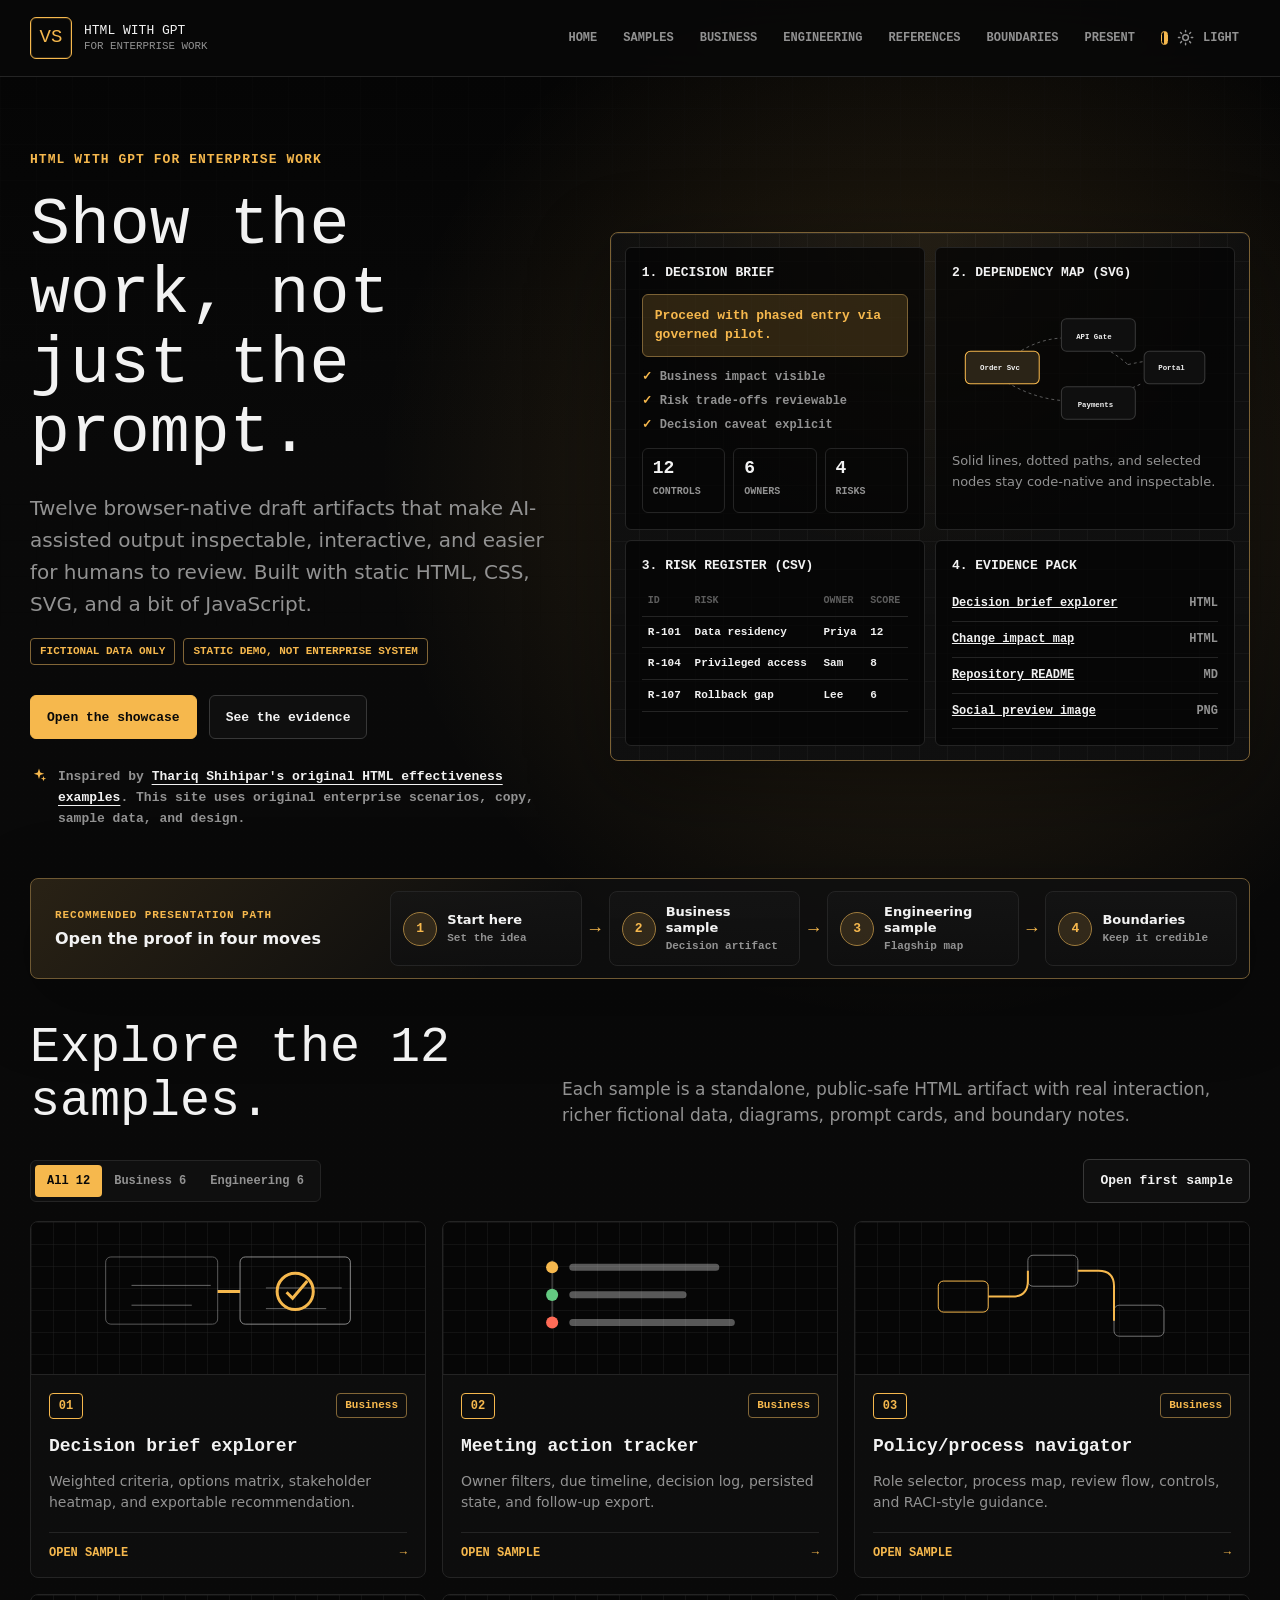
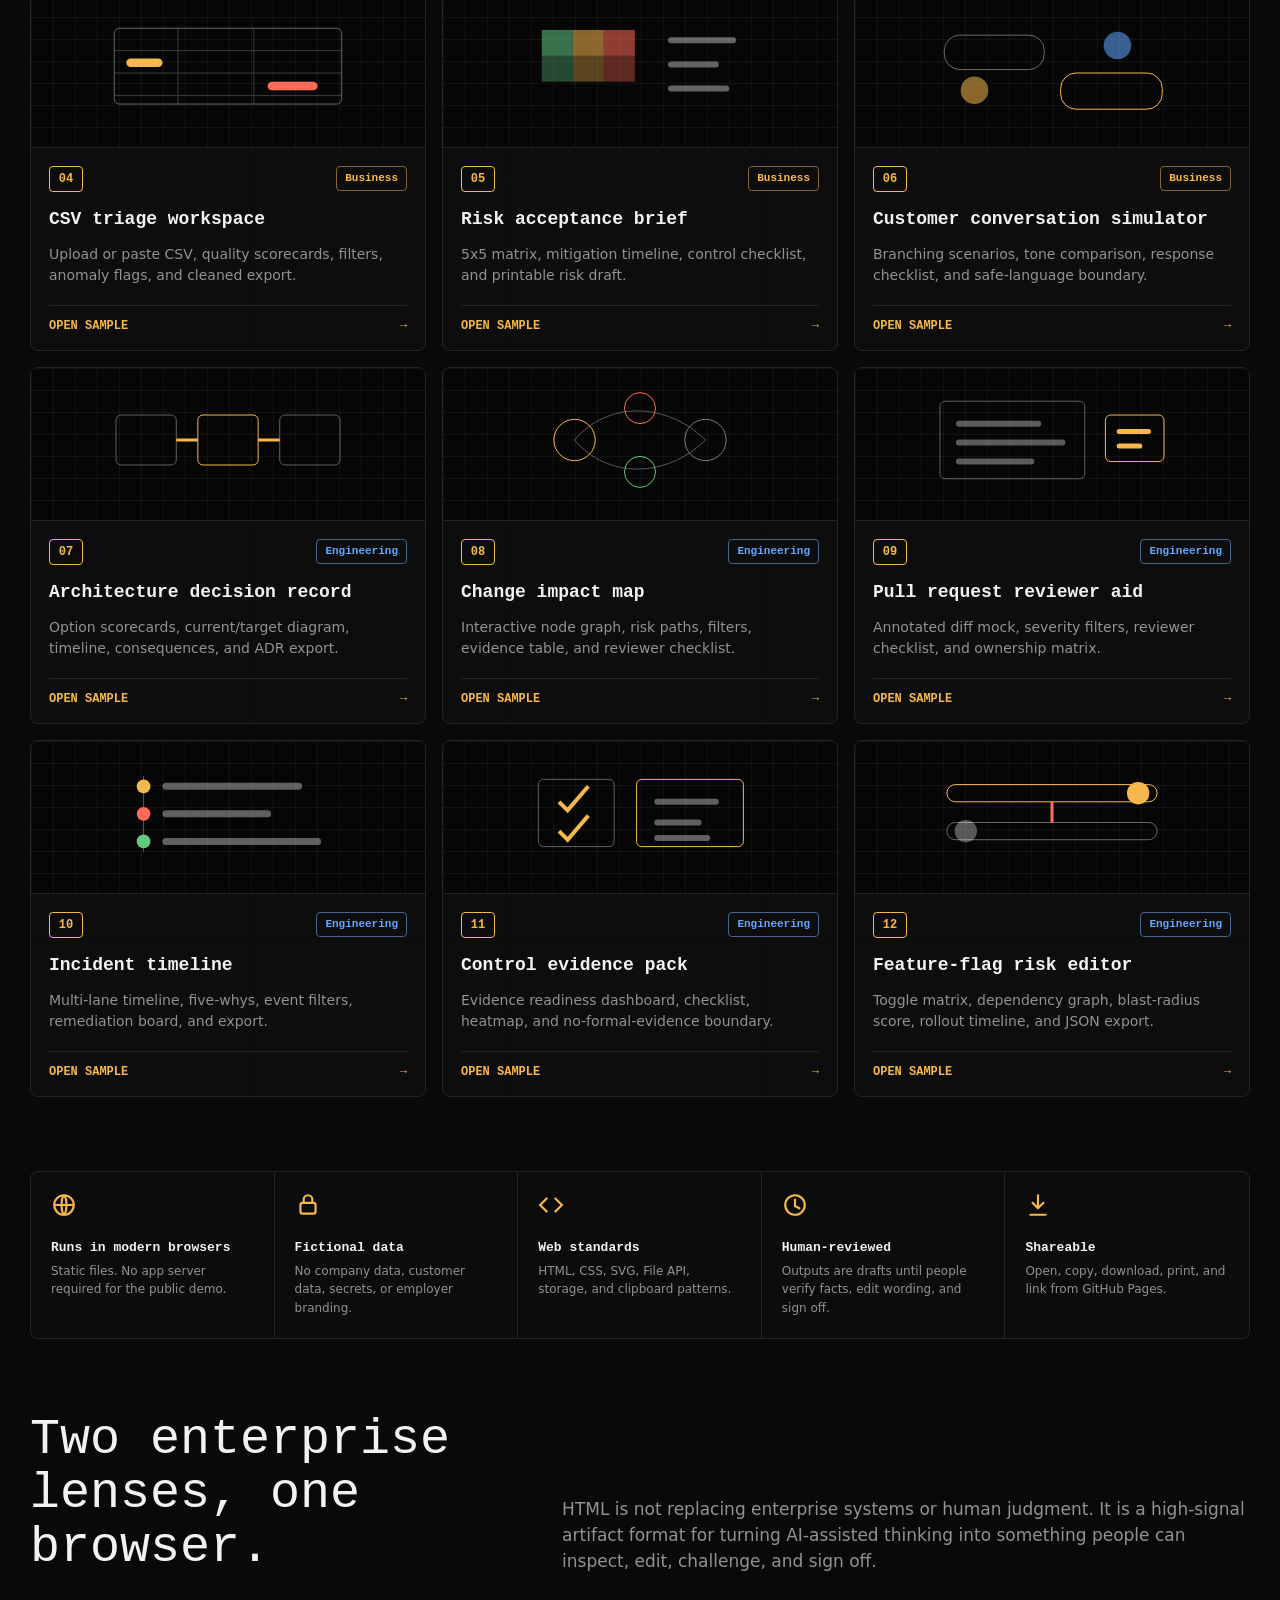
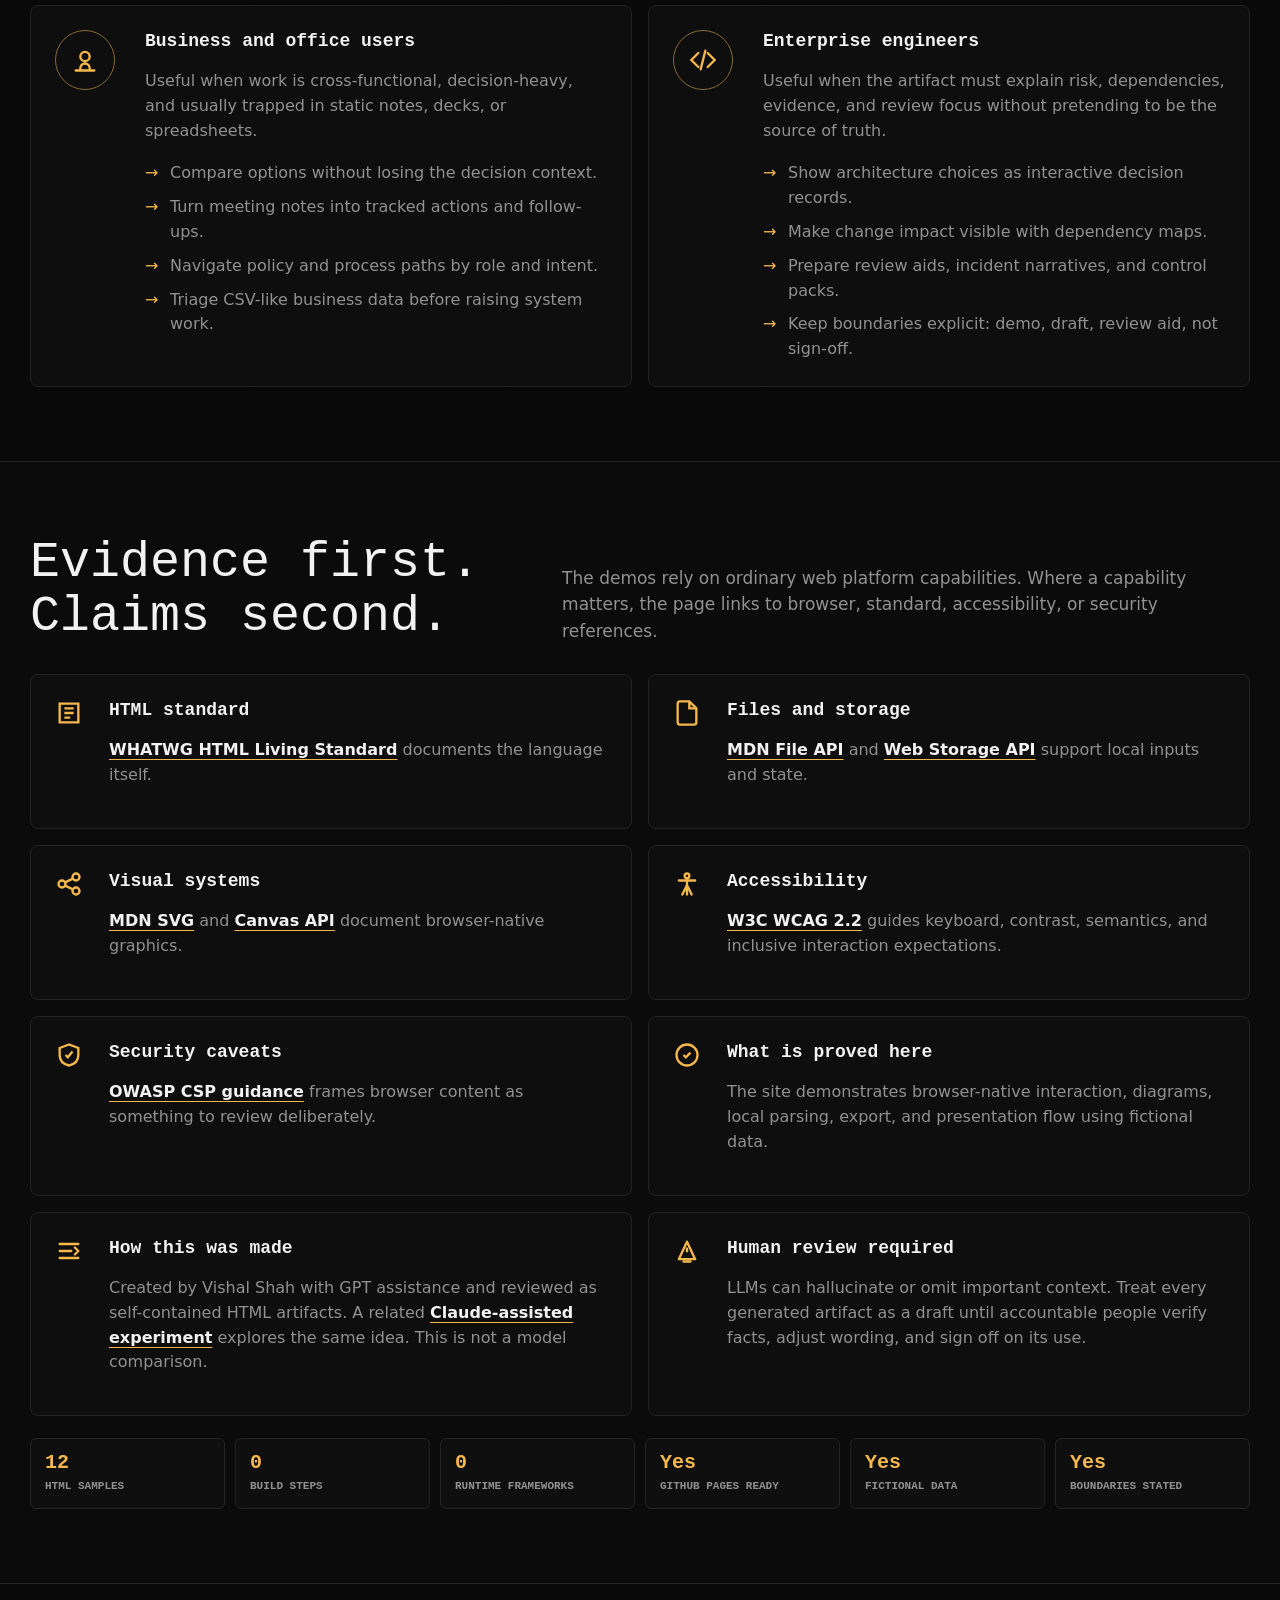
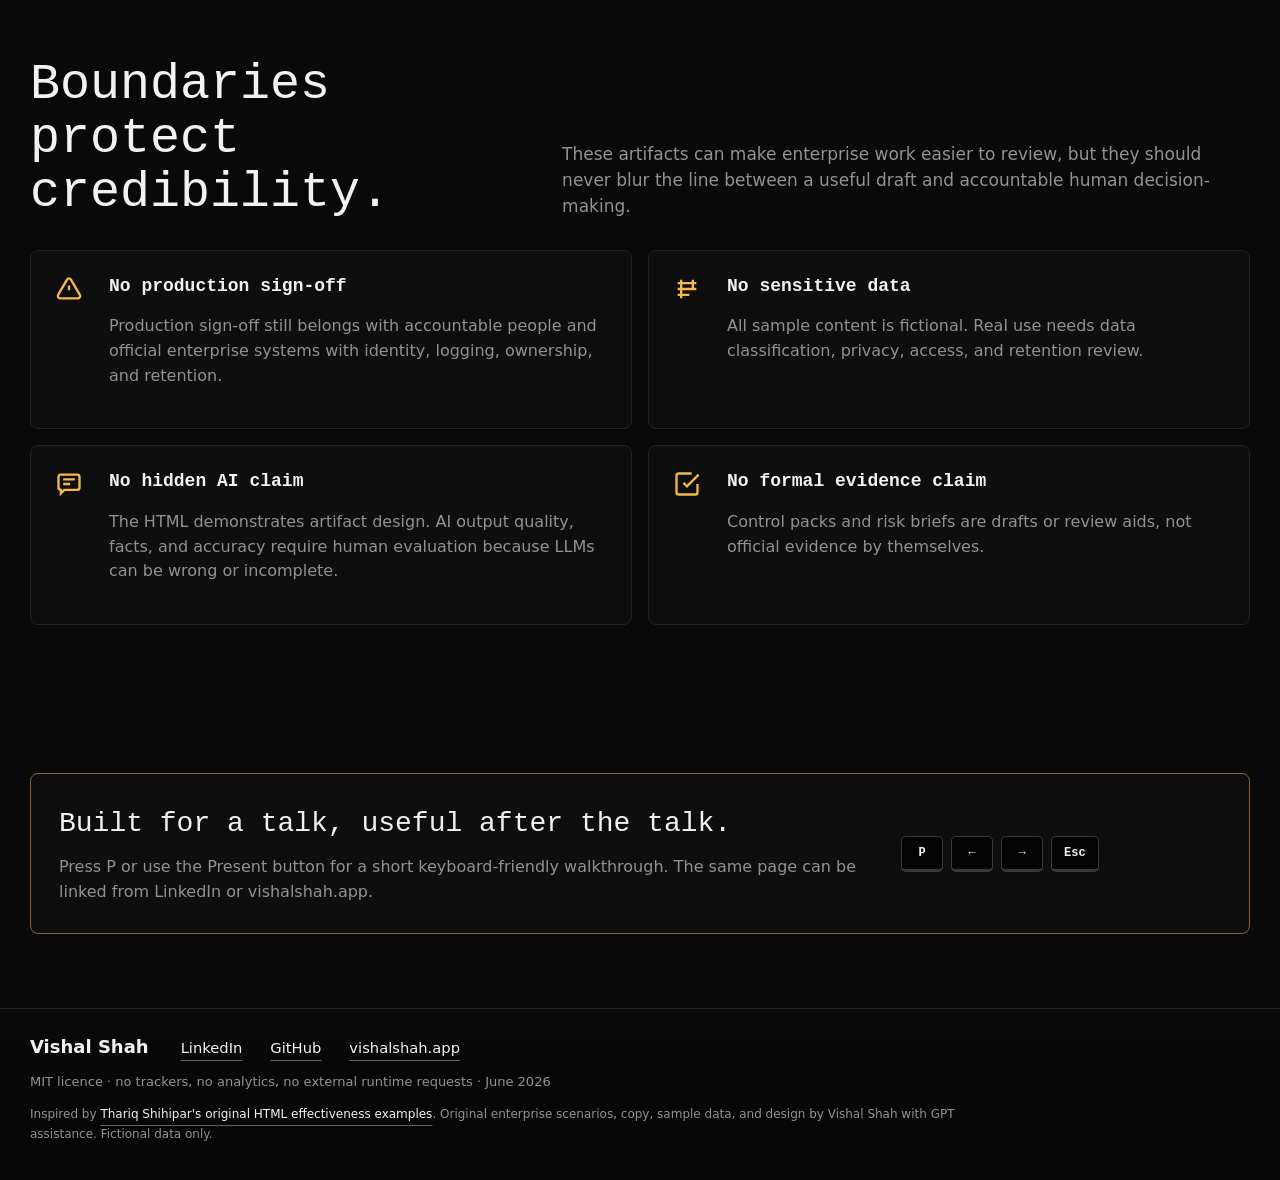
<file: index.html>
<!doctype html>
<html lang="en" data-theme="dark">
<head>
  <meta charset="utf-8">
  <meta name="viewport" content="width=device-width, initial-scale=1">
  <meta name="description" content="Enterprise-focused HTML and GPT examples for business users and engineers, with fictional data and clear human-review boundaries.">
  <meta property="og:title" content="HTML with GPT for Enterprise Work">
  <meta property="og:description" content="Show the work, not just the prompt: 12 interactive, fictional-data HTML demos for enterprise business and engineering work.">
  <meta property="og:type" content="website">
  <meta property="og:url" content="https://vishal8shah.github.io/HTML-with-GPT/">
  <meta property="og:image" content="https://vishal8shah.github.io/HTML-with-GPT/assets/social-preview.png">
  <meta name="twitter:card" content="summary_large_image">
  <meta name="twitter:title" content="HTML with GPT for Enterprise Work">
  <meta name="twitter:description" content="Show the work, not just the prompt: 12 interactive HTML demos for enterprise work.">
  <meta name="twitter:image" content="https://vishal8shah.github.io/HTML-with-GPT/assets/social-preview.png">
  <meta name="theme-color" content="#080807">
  <link rel="canonical" href="https://vishal8shah.github.io/HTML-with-GPT/">
  <link rel="icon" href="favicon.svg" type="image/svg+xml">
  <link rel="alternate icon" href="/HTML-with-GPT/favicon.ico" sizes="any">
  <title>HTML with GPT for Enterprise Work | Vishal Shah</title>
  <style>
:root {
  color-scheme: dark;
  --bg: oklch(14% 0 0);
  --bg-2: oklch(11% 0 0);
  --surface: oklch(17% 0 0);
  --surface-2: oklch(20% 0 0);
  --ink: oklch(96% 0 0);
  --muted: oklch(66% 0 0);
  --faint: oklch(48% 0 0);
  --line: oklch(26% 0 0);
  --line-strong: oklch(34% 0 0);
  --accent: oklch(82% .14 78);
  --accent-2: #ffb43b;
  --accent-ink: oklch(14% 0 0);
  --blue: #62a8ff;
  --green: #63c981;
  --red: #ff6b57;
  --shadow: 0 24px 80px rgba(0, 0, 0, .38);
  --radius: 8px;
  --sans: Inter, ui-sans-serif, system-ui, -apple-system, "Segoe UI", Arial, sans-serif;
  --mono: "JetBrains Mono", "SFMono-Regular", Consolas, "Liberation Mono", Menlo, monospace;
}

html[data-theme="light"] {
  color-scheme: light;
  --bg: oklch(98.5% 0 0);
  --bg-2: oklch(96% 0 0);
  --surface: oklch(100% 0 0);
  --surface-2: oklch(94.5% 0 0);
  --ink: oklch(18% 0 0);
  --muted: oklch(45% 0 0);
  --faint: oklch(60% 0 0);
  --line: oklch(88% 0 0);
  --line-strong: oklch(76% 0 0);
  --accent: oklch(78% .14 78);
  --accent-2: #c68509;
  --accent-ink: oklch(18% 0 0);
  --shadow: 0 24px 70px rgba(0, 0, 0, .12);
}

* {
  box-sizing: border-box;
}

html {
  scroll-behavior: smooth;
}

body {
  margin: 0;
  min-width: 320px;
  background:
    radial-gradient(circle at 72% 8%, color-mix(in srgb, var(--accent) 16%, transparent), transparent 34rem),
    linear-gradient(180deg, var(--bg-2), var(--bg) 28rem),
    var(--bg);
  color: var(--ink);
  font-family: var(--sans);
  line-height: 1.55;
  -webkit-font-smoothing: antialiased;
  text-rendering: optimizeLegibility;
}

body::before {
  content: "";
  position: fixed;
  inset: 0;
  z-index: -1;
  opacity: .22;
  background-image:
    linear-gradient(color-mix(in srgb, var(--line) 55%, transparent) 1px, transparent 1px),
    linear-gradient(90deg, color-mix(in srgb, var(--line) 55%, transparent) 1px, transparent 1px);
  background-size: 36px 36px;
  mask-image: linear-gradient(180deg, #000, transparent 72%);
}

main {
  display: flex;
  flex-direction: column;
}

a {
  color: inherit;
}

.skip-link {
  position: fixed;
  left: 16px;
  top: 16px;
  z-index: 100;
  transform: translateY(-160%);
  border: 1px solid var(--accent);
  border-radius: 6px;
  background: var(--bg);
  color: var(--accent);
  font: 800 12px/1 var(--mono);
  padding: 12px 14px;
  text-decoration: none;
}

.skip-link:focus {
  transform: translateY(0);
}

button,
input,
select,
textarea {
  font: inherit;
}

a:focus-visible,
button:focus-visible,
input:focus-visible,
select:focus-visible,
textarea:focus-visible {
  outline: 2px solid var(--accent);
  outline-offset: 3px;
}

.shell {
  width: min(1220px, calc(100% - 40px));
  margin: 0 auto;
}

.site-header {
  position: sticky;
  top: 0;
  z-index: 30;
  border-bottom: 1px solid var(--line);
  background: color-mix(in srgb, var(--bg) 88%, transparent);
  backdrop-filter: blur(18px);
}

.nav {
  display: flex;
  align-items: center;
  justify-content: space-between;
  gap: 24px;
  min-height: 76px;
}

.brand {
  display: inline-flex;
  align-items: center;
  gap: 12px;
  color: var(--ink);
  font-family: var(--mono);
  text-decoration: none;
}

.brand-mark {
  display: grid;
  width: 42px;
  height: 42px;
  place-items: center;
  border: 1px solid var(--accent);
  border-radius: 6px;
  color: var(--accent);
  font-size: 19px;
  letter-spacing: 0;
  box-shadow: inset 0 0 0 1px color-mix(in srgb, var(--accent) 18%, transparent);
}

.brand-text {
  display: grid;
  gap: 1px;
  font-size: 13px;
  line-height: 1.15;
  text-transform: uppercase;
}

.brand-text small {
  color: var(--muted);
}

.nav-links {
  display: flex;
  align-items: center;
  justify-content: flex-end;
  gap: 4px;
}

.nav-links a,
.nav-links button {
  border: 0;
  border-radius: 6px;
  background: transparent;
  color: var(--muted);
  cursor: pointer;
  font: 700 12px/1 var(--mono);
  letter-spacing: 0;
  padding: 10px 11px;
  text-decoration: none;
  text-transform: uppercase;
}

.nav-links a:hover,
.nav-links button:hover {
  background: var(--surface);
  color: var(--accent);
}

.theme-toggle {
  display: inline-flex;
  align-items: center;
  gap: 9px;
  border: 1px solid var(--line-strong);
  border-radius: 999px;
  background: var(--surface);
  color: var(--muted);
  cursor: pointer;
  font: 700 12px/1 var(--mono);
  padding: 8px 11px;
  text-transform: uppercase;
}

.theme-toggle::before {
  content: "";
  width: 22px;
  height: 12px;
  border: 1px solid var(--accent);
  border-radius: 999px;
  background: linear-gradient(90deg, transparent 44%, var(--accent) 45%);
}

.hero {
  display: grid;
  grid-template-columns: minmax(0, .9fr) minmax(480px, 1.1fr);
  gap: 56px;
  align-items: center;
  padding: 74px 0 54px;
}

.hero-kicker {
  margin: 0 0 22px;
  color: var(--accent);
  font: 800 13px/1.4 var(--mono);
  letter-spacing: .08em;
  text-transform: uppercase;
}

.hero h1 {
  max-width: 680px;
  margin: 0;
  font-family: var(--mono);
  font-size: clamp(43px, 5.2vw, 78px);
  font-weight: 500;
  line-height: 1.04;
  letter-spacing: 0;
}

.hero-copy {
  max-width: 620px;
  margin: 24px 0 0;
  color: var(--muted);
  font-size: clamp(17px, 1.6vw, 20px);
  line-height: 1.6;
}

.hero-badges {
  display: flex;
  flex-wrap: wrap;
  gap: 8px;
  margin-top: 18px;
}

.hero-badge {
  border: 1px solid color-mix(in srgb, var(--accent) 45%, var(--line));
  border-radius: 4px;
  color: var(--accent);
  font: 800 11px/1 var(--mono);
  padding: 7px 9px;
  text-transform: uppercase;
}

.hero-actions {
  display: flex;
  flex-wrap: wrap;
  gap: 12px;
  margin-top: 30px;
}

.button,
button.button {
  display: inline-flex;
  align-items: center;
  justify-content: center;
  gap: 10px;
  min-height: 44px;
  border: 1px solid var(--line-strong);
  border-radius: 6px;
  background: var(--surface);
  color: var(--ink);
  cursor: pointer;
  font: 800 13px/1 var(--mono);
  padding: 12px 16px;
  text-decoration: none;
  transition: transform 160ms ease, border-color 160ms ease, background 160ms ease;
}

.button.primary {
  border-color: var(--accent);
  background: var(--accent);
  color: var(--accent-ink);
}

.button:hover {
  border-color: var(--accent);
  transform: translateY(-1px);
}

.credit {
  display: flex;
  gap: 10px;
  max-width: 540px;
  margin-top: 28px;
  color: var(--muted);
  font: 600 13px/1.6 var(--mono);
}

.credit svg {
  width: 18px;
  height: 18px;
  flex: 0 0 auto;
  color: var(--accent);
}

.credit a {
  color: var(--ink);
  text-underline-offset: 4px;
}

.cockpit {
  position: relative;
  border: 1px solid color-mix(in srgb, var(--accent) 42%, var(--line));
  border-radius: var(--radius);
  background:
    linear-gradient(180deg, color-mix(in srgb, var(--surface) 88%, transparent), var(--surface)),
    var(--surface);
  box-shadow: var(--shadow), inset 0 1px 0 color-mix(in srgb, #fff 6%, transparent);
  overflow: hidden;
}

.cockpit::before {
  content: "";
  position: absolute;
  inset: 0;
  background-image:
    radial-gradient(circle at 50% 0, color-mix(in srgb, var(--accent) 12%, transparent), transparent 21rem),
    linear-gradient(color-mix(in srgb, var(--line) 58%, transparent) 1px, transparent 1px),
    linear-gradient(90deg, color-mix(in srgb, var(--line) 58%, transparent) 1px, transparent 1px);
  background-size: auto, 28px 28px, 28px 28px;
  opacity: .72;
  pointer-events: none;
}

.cockpit-grid {
  position: relative;
  display: grid;
  grid-template-columns: repeat(2, minmax(0, 1fr));
  gap: 10px;
  padding: 14px;
}

.cockpit-card {
  min-height: 184px;
  border: 1px solid var(--line);
  border-radius: 6px;
  background: color-mix(in srgb, var(--bg-2) 74%, transparent);
  padding: 16px;
}

.cockpit-card h2,
.cockpit-card h3 {
  margin: 0 0 12px;
  color: var(--ink);
  font: 700 13px/1.35 var(--mono);
  text-transform: uppercase;
}

.cockpit-card p {
  margin: 0;
  color: var(--muted);
  font-size: 13px;
}

.recommendation {
  border: 1px solid color-mix(in srgb, var(--accent) 42%, var(--line));
  border-radius: 6px;
  background: color-mix(in srgb, var(--accent) 16%, transparent);
  color: var(--accent);
  font: 700 13px/1.45 var(--mono);
  padding: 12px;
}

.check-list {
  display: grid;
  gap: 7px;
  margin-top: 12px;
  color: var(--muted);
  font: 600 12px/1.4 var(--mono);
}

.check-list span::before {
  content: "✓";
  color: var(--accent);
  margin-right: 8px;
}

.mini-metrics {
  display: grid;
  grid-template-columns: repeat(3, 1fr);
  gap: 8px;
  margin-top: 14px;
}

.mini-metric {
  border: 1px solid var(--line);
  border-radius: 6px;
  padding: 10px;
}

.mini-metric strong {
  display: block;
  color: var(--ink);
  font: 800 18px/1 var(--mono);
}

.mini-metric span {
  color: var(--muted);
  font: 700 10px/1.2 var(--mono);
  text-transform: uppercase;
}

.dependency-svg {
  width: 100%;
  min-height: 150px;
}

.dependency-svg .node {
  fill: var(--surface);
  stroke: var(--line-strong);
  stroke-width: 1.4;
}

.dependency-svg .node.hot {
  stroke: var(--accent);
  fill: color-mix(in srgb, var(--accent) 12%, var(--surface));
}

.dependency-svg .link {
  fill: none;
  stroke: var(--faint);
  stroke-width: 1.3;
  stroke-dasharray: 4 4;
}

.dependency-svg text {
  fill: var(--ink);
  font: 700 10px var(--mono);
}

.data-table {
  width: 100%;
  border-collapse: collapse;
  font: 600 11px/1.35 var(--mono);
}

.data-table th,
.data-table td {
  border-bottom: 1px solid var(--line);
  padding: 8px 6px;
  text-align: left;
}

.data-table th {
  color: var(--faint);
  font-size: 10px;
  text-transform: uppercase;
}

.pack-row {
  display: flex;
  align-items: center;
  justify-content: space-between;
  gap: 12px;
  border-bottom: 1px solid var(--line);
  color: var(--muted);
  font: 650 12px/1.4 var(--mono);
  padding: 9px 0;
}

.pack-row strong {
  color: var(--ink);
  font-weight: 700;
}

.proof-strip {
  order: 3;
  display: grid;
  grid-template-columns: repeat(5, minmax(0, 1fr));
  gap: 0;
  border: 1px solid var(--line);
  border-radius: var(--radius);
  background: color-mix(in srgb, var(--surface) 72%, transparent);
  overflow: hidden;
}

.proof-item {
  min-height: 120px;
  border-right: 1px solid var(--line);
  padding: 20px;
}

.proof-item:last-child {
  border-right: 0;
}

.proof-item svg {
  width: 26px;
  height: 26px;
  color: var(--accent);
  margin-bottom: 14px;
}

.proof-item strong {
  display: block;
  font: 800 13px/1.3 var(--mono);
}

.proof-item span {
  display: block;
  margin-top: 5px;
  color: var(--muted);
  font-size: 12px;
}

section {
  scroll-margin-top: 96px;
}

.guided-path {
  order: 1;
  display: grid;
  grid-template-columns: minmax(180px, .28fr) minmax(0, .72fr);
  gap: 18px;
  align-items: center;
  margin-top: -18px;
  padding: 12px;
  border: 1px solid color-mix(in srgb, var(--accent) 36%, var(--line));
  border-radius: var(--radius);
  background:
    linear-gradient(135deg, color-mix(in srgb, var(--accent) 12%, transparent), transparent 42%),
    color-mix(in srgb, var(--surface) 80%, transparent);
  box-shadow: 0 22px 80px color-mix(in srgb, #000 32%, transparent);
}

.path-label {
  padding: 10px 12px;
}

.path-label span {
  display: block;
  color: var(--accent);
  font: 800 11px/1.2 var(--mono);
  letter-spacing: .08em;
  text-transform: uppercase;
}

.path-label strong {
  display: block;
  margin-top: 7px;
  color: var(--ink);
  font: 800 16px/1.2 var(--sans);
}

.path-rail {
  display: grid;
  grid-template-columns: 1fr auto 1fr auto 1fr auto 1fr;
  gap: 8px;
  align-items: stretch;
}

.path-step {
  display: grid;
  grid-template-columns: auto minmax(0, 1fr);
  gap: 10px;
  align-items: center;
  min-height: 72px;
  padding: 12px;
  border: 1px solid var(--line);
  border-radius: 8px;
  background:
    linear-gradient(180deg, color-mix(in srgb, var(--surface-2) 74%, transparent), color-mix(in srgb, var(--surface) 88%, transparent));
  color: var(--ink);
  text-decoration: none;
  transition: transform .2s ease, border-color .2s ease, background .2s ease;
}

.path-step:hover {
  transform: translateY(-2px);
  border-color: color-mix(in srgb, var(--accent) 62%, var(--line));
  background:
    linear-gradient(180deg, color-mix(in srgb, var(--accent) 9%, var(--surface-2)), color-mix(in srgb, var(--surface) 92%, transparent));
}

.path-index {
  display: inline-grid;
  place-items: center;
  width: 34px;
  height: 34px;
  border: 1px solid color-mix(in srgb, var(--accent) 58%, var(--line));
  border-radius: 999px;
  background: color-mix(in srgb, var(--accent) 14%, transparent);
  color: var(--accent);
  font: 900 13px/1 var(--mono);
}

.path-step strong,
.path-step small {
  display: block;
}

.path-step strong {
  font: 800 13px/1.2 var(--sans);
}

.path-step small {
  margin-top: 4px;
  color: var(--muted);
  font: 700 11px/1.2 var(--mono);
}

.path-arrow {
  display: grid;
  place-items: center;
  color: var(--accent);
  font: 900 18px/1 var(--mono);
}

.section-block {
  padding: 74px 0;
}

#samples {
  order: 2;
  padding-top: 42px;
}

#business {
  order: 4;
}

.evidence-band {
  order: 5;
}

#boundaries {
  order: 6;
}

main > .shell.section-block:not(#samples):not(#business):not(#boundaries) {
  order: 7;
}

.section-head {
  display: grid;
  grid-template-columns: minmax(260px, .42fr) minmax(0, .58fr);
  gap: 34px;
  align-items: end;
  margin-bottom: 30px;
}

.section-head h2 {
  margin: 0;
  font-family: var(--mono);
  font-size: clamp(30px, 4vw, 50px);
  font-weight: 500;
  line-height: 1.08;
  letter-spacing: 0;
}

.section-head p {
  margin: 0;
  color: var(--muted);
  font-size: 17px;
}

.lens-grid,
.evidence-grid,
.boundary-grid {
  display: grid;
  grid-template-columns: repeat(2, minmax(0, 1fr));
  gap: 16px;
}

.lens-card,
.source-card,
.boundary-card {
  border: 1px solid var(--line);
  border-radius: var(--radius);
  background: color-mix(in srgb, var(--surface) 88%, transparent);
  padding: 24px;
}

.lens-card {
  display: grid;
  grid-template-columns: 70px minmax(0, 1fr);
  gap: 20px;
  min-height: 280px;
}

.lens-icon {
  display: grid;
  width: 60px;
  height: 60px;
  place-items: center;
  border: 1px solid color-mix(in srgb, var(--accent) 48%, var(--line));
  border-radius: 50%;
  color: var(--accent);
}

.lens-icon svg,
.source-card svg,
.boundary-card svg {
  width: 28px;
  height: 28px;
}

.lens-card h3,
.source-card h3,
.boundary-card h3 {
  margin: 0;
  color: var(--ink);
  font: 700 18px/1.3 var(--mono);
}

.lens-card p,
.source-card p,
.boundary-card p {
  color: var(--muted);
}

.lens-card ul {
  display: grid;
  gap: 9px;
  margin: 18px 0 0;
  padding: 0;
  color: var(--muted);
  list-style: none;
}

.lens-card li {
  display: grid;
  grid-template-columns: 16px minmax(0, 1fr);
  gap: 9px;
}

.lens-card li::before {
  content: "→";
  color: var(--accent);
}

.samples-toolbar {
  display: flex;
  align-items: center;
  justify-content: space-between;
  gap: 14px;
  margin-bottom: 18px;
}

.segment {
  display: inline-flex;
  border: 1px solid var(--line);
  border-radius: 6px;
  background: var(--surface);
  padding: 4px;
}

.segment button {
  border: 0;
  border-radius: 4px;
  background: transparent;
  color: var(--muted);
  cursor: pointer;
  font: 800 12px/1 var(--mono);
  padding: 10px 12px;
}

.segment button.active {
  background: var(--accent);
  color: var(--accent-ink);
}

.sample-grid {
  display: grid;
  grid-template-columns: repeat(3, minmax(0, 1fr));
  gap: 16px;
}

.sample-card {
  display: flex;
  min-height: 330px;
  flex-direction: column;
  border: 1px solid var(--line);
  border-radius: var(--radius);
  background: color-mix(in srgb, var(--surface) 90%, transparent);
  color: inherit;
  overflow: hidden;
  text-decoration: none;
  transition: border-color 160ms ease, transform 160ms ease, box-shadow 160ms ease;
}

.sample-card:hover {
  border-color: var(--accent);
  box-shadow: var(--shadow);
  transform: translateY(-3px);
}

.sample-card[hidden] {
  display: none;
}

.sample-thumb {
  min-height: 138px;
  border-bottom: 1px solid var(--line);
  background:
    linear-gradient(color-mix(in srgb, var(--line) 40%, transparent) 1px, transparent 1px),
    linear-gradient(90deg, color-mix(in srgb, var(--line) 40%, transparent) 1px, transparent 1px),
    color-mix(in srgb, var(--bg-2) 78%, transparent);
  background-size: 22px 22px;
  padding: 16px;
}

.sample-thumb svg {
  width: 100%;
  height: 112px;
}

.sample-thumb rect,
.sample-thumb circle,
.sample-thumb path {
  vector-effect: non-scaling-stroke;
}

.sample-body {
  display: flex;
  flex: 1;
  flex-direction: column;
  padding: 18px;
}

.sample-number {
  display: inline-grid;
  width: 34px;
  height: 26px;
  place-items: center;
  border: 1px solid var(--accent);
  border-radius: 4px;
  color: var(--accent);
  font: 800 12px/1 var(--mono);
}

.sample-meta {
  display: flex;
  align-items: center;
  justify-content: space-between;
  gap: 10px;
  margin-bottom: 14px;
}

.tag {
  border: 1px solid color-mix(in srgb, var(--accent) 45%, var(--line));
  border-radius: 4px;
  color: var(--accent);
  font: 800 11px/1 var(--mono);
  padding: 6px 8px;
}

.tag.engineering {
  border-color: color-mix(in srgb, var(--blue) 50%, var(--line));
  color: var(--blue);
}

.sample-card h3 {
  margin: 0;
  font-family: var(--mono);
  font-size: 18px;
  font-weight: 600;
  letter-spacing: 0;
}

.sample-card p {
  flex: 1;
  margin: 10px 0 0;
  color: var(--muted);
  font-size: 14px;
}

.sample-link {
  display: flex;
  justify-content: space-between;
  gap: 12px;
  border-top: 1px solid var(--line);
  color: var(--accent);
  font: 800 12px/1 var(--mono);
  margin-top: 18px;
  padding-top: 14px;
  text-transform: uppercase;
}

.evidence-band {
  border-block: 1px solid var(--line);
  background: color-mix(in srgb, var(--surface) 44%, transparent);
}

.source-card,
.boundary-card {
  display: grid;
  grid-template-columns: 38px minmax(0, 1fr);
  gap: 16px;
}

.source-card svg,
.boundary-card svg {
  color: var(--accent);
}

.source-card a {
  color: var(--ink);
  font-weight: 800;
  text-decoration-color: var(--accent);
  text-underline-offset: 4px;
}

.verification {
  display: grid;
  grid-template-columns: repeat(6, minmax(0, 1fr));
  gap: 10px;
  margin-top: 22px;
}

.verify-item {
  border: 1px solid var(--line);
  border-radius: 6px;
  background: var(--surface);
  padding: 14px;
}

.verify-item strong {
  display: block;
  color: var(--accent);
  font: 800 20px/1 var(--mono);
}

.verify-item span {
  display: block;
  margin-top: 6px;
  color: var(--muted);
  font: 700 11px/1.3 var(--mono);
  text-transform: uppercase;
}

.presentation-strip {
  display: grid;
  grid-template-columns: minmax(0, 1fr) 320px;
  gap: 28px;
  align-items: center;
  border: 1px solid color-mix(in srgb, var(--accent) 44%, var(--line));
  border-radius: var(--radius);
  background: color-mix(in srgb, var(--surface) 88%, transparent);
  padding: 28px;
}

.presentation-strip h2 {
  margin: 0;
  font-family: var(--mono);
  font-size: 28px;
  font-weight: 500;
}

.presentation-strip p {
  margin: 10px 0 0;
  color: var(--muted);
}

.key-row {
  display: flex;
  flex-wrap: wrap;
  gap: 8px;
}

kbd {
  min-width: 42px;
  border: 1px solid var(--line-strong);
  border-bottom-width: 3px;
  border-radius: 5px;
  background: var(--bg-2);
  color: var(--ink);
  font: 800 12px/1 var(--mono);
  padding: 10px 12px;
  text-align: center;
}

.site-footer {
  border-top: 1px solid var(--line);
  padding: 28px 0 36px;
  background:
    linear-gradient(180deg, transparent, color-mix(in oklch, var(--bg-2), transparent 12%)),
    var(--bg);
}

.footer-signature {
  color: var(--muted);
  font-size: 13px;
  letter-spacing: 0;
}

.signature-row {
  display: flex;
  flex-wrap: wrap;
  align-items: baseline;
  gap: 10px clamp(18px, 3vw, 32px);
  margin-bottom: 12px;
}

.signature-name {
  color: var(--ink);
  font: 800 clamp(15px, 1.45vw, 18px)/1.1 var(--sans);
}

.signature-links {
  display: flex;
  flex-wrap: wrap;
  gap: 10px clamp(16px, 2.4vw, 28px);
  font-size: clamp(13px, 1.15vw, 15px);
}

.signature-links a,
.signature-credit a {
  color: var(--ink);
  text-decoration-thickness: 1px;
  text-decoration-color: color-mix(in oklch, var(--muted), transparent 35%);
  text-underline-offset: 7px;
}

.signature-links a:hover,
.signature-credit a:hover {
  color: var(--accent);
  text-decoration-color: var(--accent);
}

.signature-meta {
  margin: 0;
  max-width: 980px;
  color: var(--muted);
  font-size: 13px;
  line-height: 1.5;
}

.signature-credit {
  margin: 14px 0 0;
  max-width: 960px;
  color: var(--muted);
  font-size: 12px;
  line-height: 1.6;
}

.presenter {
  position: fixed;
  inset: 0;
  z-index: 100;
  display: none;
  background: var(--bg-2);
  color: var(--ink);
}

.presenter.active {
  display: grid;
  grid-template-rows: 1fr auto;
}

.slide {
  display: none;
  place-items: center;
  padding: 60px min(9vw, 110px);
}

.slide.active {
  display: grid;
}

.slide-inner {
  max-width: 980px;
}

.slide h2 {
  margin: 0 0 20px;
  font-family: var(--mono);
  font-size: clamp(42px, 7vw, 92px);
  font-weight: 500;
  line-height: 1.02;
}

.slide p {
  max-width: 760px;
  color: var(--muted);
  font-size: clamp(19px, 2.3vw, 28px);
}

.presenter-bar {
  display: flex;
  align-items: center;
  justify-content: space-between;
  gap: 20px;
  border-top: 1px solid var(--line);
  padding: 18px 24px;
}

.presenter-bar button {
  border: 1px solid var(--line-strong);
  border-radius: 6px;
  background: var(--surface);
  color: var(--ink);
  cursor: pointer;
  font: 800 12px/1 var(--mono);
  padding: 10px 12px;
}

.reveal {
  opacity: 1;
  transform: none;
  transition: opacity 420ms ease, transform 420ms ease;
}

.reveal.is-visible {
  opacity: 1;
  transform: translateY(0);
}

@media (max-width: 1080px) {
  .hero,
  .section-head,
  .guided-path,
  .presentation-strip,
  .signature-row,
  .signature-links {
    gap: 14px 24px;
  }

  .hero {
    gap: 32px;
  }

  .sample-grid,
  .verification {
    grid-template-columns: repeat(2, minmax(0, 1fr));
  }

  .proof-strip {
    grid-template-columns: repeat(2, minmax(0, 1fr));
  }

  .path-rail {
    grid-template-columns: repeat(4, minmax(150px, 1fr));
    overflow-x: auto;
    padding-bottom: 2px;
  }

  .path-arrow {
    display: none;
  }

  .proof-item:nth-child(2n) {
    border-right: 0;
  }
}

@media (max-width: 760px) {
  .shell {
    width: min(100% - 28px, 1220px);
  }

  body {
    overflow-x: hidden;
  }

  .nav {
    align-items: flex-start;
    flex-direction: column;
    gap: 14px;
    min-height: 0;
    padding: 14px 0;
  }

  .brand {
    width: 100%;
  }

  .brand-text {
    font-size: 12px;
  }

  .nav-links {
    width: 100%;
    flex-wrap: wrap;
    justify-content: flex-start;
    gap: 6px 4px;
    overflow: visible;
    padding-bottom: 0;
  }

  .nav-links a,
  .nav-links button {
    flex: 0 1 auto;
    font-size: 10px;
    padding: 8px 9px;
  }

  .hero {
    grid-template-columns: 1fr;
    padding: 38px 0 32px;
  }

  .hero h1 {
    font-size: clamp(36px, 11vw, 48px);
  }

  .cockpit-grid,
  .lens-grid,
  .evidence-grid,
  .boundary-grid,
  .section-head,
  .presentation-strip,
  .path-rail,
  .sample-grid,
  .verification,
  .proof-strip {
    grid-template-columns: 1fr;
  }

  .section-head {
    align-items: start;
    gap: 14px;
    margin-bottom: 22px;
  }

  .section-head h2 {
    font-size: clamp(32px, 10vw, 44px);
  }

  .section-head p {
    max-width: 36rem;
    font-size: 16px;
    line-height: 1.55;
  }

  .presentation-strip {
    align-items: start;
    gap: 18px;
    padding: 22px;
  }

  .presentation-strip h2 {
    font-size: clamp(30px, 9vw, 42px);
    line-height: 1.1;
  }

  .presentation-strip p {
    max-width: 34rem;
    font-size: 16px;
    line-height: 1.55;
  }

  .key-row {
    display: grid;
    width: 100%;
    grid-template-columns: repeat(4, minmax(0, 1fr));
    gap: 8px;
  }

  kbd {
    min-width: 0;
    padding: 10px 8px;
  }

  .guided-path {
    margin-top: -8px;
  }

  .proof-item {
    border-right: 0;
    border-bottom: 1px solid var(--line);
  }

  .proof-item:last-child {
    border-bottom: 0;
  }

  .lens-card,
  .source-card,
  .boundary-card {
    grid-template-columns: 1fr;
  }

  .samples-toolbar {
    align-items: flex-start;
    flex-direction: column;
    width: 100%;
  }

  .segment {
    display: grid;
    width: 100%;
    grid-template-columns: repeat(3, minmax(0, 1fr));
  }

  .segment button {
    min-width: 0;
    padding: 10px 8px;
    white-space: normal;
  }

  .samples-toolbar .button {
    width: 100%;
    justify-content: center;
  }

  .section-block {
    padding: 46px 0;
  }
}

@media (prefers-reduced-motion: reduce) {
  *,
  *::before,
  *::after {
    scroll-behavior: auto !important;
    transition-duration: 0.01ms !important;
    animation-duration: 0.01ms !important;
    animation-iteration-count: 1 !important;
  }

  .reveal {
    opacity: 1;
    transform: none;
  }
}

  </style>
</head>
<body>
  <a class="skip-link" href="#main">Skip to content</a>
  <header class="site-header">
    <div class="shell nav">
      <a class="brand" href="https://vishalshah.app" aria-label="Vishal Shah home">
        <span class="brand-mark">VS</span>
        <span class="brand-text">HTML with GPT <small>for enterprise work</small></span>
      </a>
      <nav class="nav-links" aria-label="Primary navigation">
        <a href="https://vishalshah.app">Home</a>
        <a href="#samples">Samples</a>
        <a href="#business">Business</a>
        <a href="#engineering">Engineering</a>
        <a href="#evidence">References</a>
        <a href="#boundaries">Boundaries</a>
        <button type="button" data-open-presenter>Present</button>
        <button class="theme-toggle" type="button" data-theme-toggle>Light</button>
      </nav>
    </div>
  </header>

  <main id="main">
    <section class="shell hero" id="top">
      <div class="reveal">
        <p class="hero-kicker">HTML with GPT for enterprise work</p>
        <h1>Show the work, not just the prompt.</h1>
        <p class="hero-copy">
          Twelve browser-native draft artifacts that make AI-assisted output inspectable, interactive, and easier for humans to review. Built with static HTML, CSS, SVG, and a bit of JavaScript.
        </p>
        <div class="hero-badges" aria-label="Demo boundaries">
          <span class="hero-badge">Fictional data only</span>
          <span class="hero-badge">Static demo, not enterprise system</span>
        </div>
        <div class="hero-actions">
          <a class="button primary" href="#samples">Open the showcase</a>
          <a class="button" href="#evidence">See the evidence</a>
        </div>
        <p class="credit">
          <svg viewBox="0 0 24 24" aria-hidden="true"><path d="M12 2l1.7 5.2L19 9l-5.3 1.8L12 16l-1.7-5.2L5 9l5.3-1.8L12 2Zm6 10l.9 2.6 2.6.9-2.6.9L18 19l-.9-2.6-2.6-.9 2.6-.9L18 12Z" fill="currentColor"/></svg>
          <span>Inspired by <a href="https://thariqs.github.io/html-effectiveness/">Thariq Shihipar's original HTML effectiveness examples</a>. This site uses original enterprise scenarios, copy, sample data, and design.</span>
        </p>
      </div>

      <div class="cockpit reveal" aria-label="Browser-native enterprise artifact preview">
        <div class="cockpit-grid">
          <section class="cockpit-card">
            <h2>1. Decision brief</h2>
            <div class="recommendation">Proceed with phased entry via governed pilot.</div>
            <div class="check-list">
              <span>Business impact visible</span>
              <span>Risk trade-offs reviewable</span>
              <span>Decision caveat explicit</span>
            </div>
            <div class="mini-metrics">
              <div class="mini-metric"><strong>12</strong><span>Controls</span></div>
              <div class="mini-metric"><strong>6</strong><span>Owners</span></div>
              <div class="mini-metric"><strong>4</strong><span>Risks</span></div>
            </div>
          </section>
          <section class="cockpit-card">
            <h2>2. Dependency map (SVG)</h2>
            <svg class="dependency-svg" viewBox="0 0 360 180" role="img" aria-label="Service dependency diagram">
              <path class="link" d="M68 84 C122 36 184 36 238 84"></path>
              <path class="link" d="M68 104 C126 142 190 142 256 110"></path>
              <path class="link" d="M238 84 C274 76 292 76 320 84"></path>
              <rect class="node hot" x="18" y="66" width="100" height="44" rx="7"></rect>
              <rect class="node" x="148" y="22" width="100" height="44" rx="7"></rect>
              <rect class="node" x="148" y="114" width="100" height="44" rx="7"></rect>
              <rect class="node" x="260" y="66" width="82" height="44" rx="7"></rect>
              <text x="38" y="92">Order Svc</text>
              <text x="168" y="49">API Gate</text>
              <text x="170" y="141">Payments</text>
              <text x="279" y="92">Portal</text>
            </svg>
            <p>Solid lines, dotted paths, and selected nodes stay code-native and inspectable.</p>
          </section>
          <section class="cockpit-card">
            <h2>3. Risk register (CSV)</h2>
            <table class="data-table">
              <thead><tr><th>ID</th><th>Risk</th><th>Owner</th><th>Score</th></tr></thead>
              <tbody>
                <tr><td>R-101</td><td>Data residency</td><td>Priya</td><td>12</td></tr>
                <tr><td>R-104</td><td>Privileged access</td><td>Sam</td><td>8</td></tr>
                <tr><td>R-107</td><td>Rollback gap</td><td>Lee</td><td>6</td></tr>
              </tbody>
            </table>
          </section>
          <section class="cockpit-card">
            <h2>4. Evidence pack</h2>
            <div class="pack-row"><strong><a href="samples/decision-brief-explorer.html">Decision brief explorer</a></strong><span>HTML</span></div>
            <div class="pack-row"><strong><a href="samples/change-impact-map.html">Change impact map</a></strong><span>HTML</span></div>
            <div class="pack-row"><strong><a href="README.md">Repository README</a></strong><span>MD</span></div>
            <div class="pack-row"><strong><a href="assets/social-preview.png">Social preview image</a></strong><span>PNG</span></div>
          </section>
        </div>
      </div>
    </section>

    <section class="shell guided-path reveal" aria-label="Recommended presentation path">
      <div class="path-label">
        <span>Recommended presentation path</span>
        <strong>Open the proof in four moves</strong>
      </div>
      <nav class="path-rail" aria-label="Recommended presentation path links">
        <a class="path-step" href="#top">
          <span class="path-index">1</span>
          <span><strong>Start here</strong><small>Set the idea</small></span>
        </a>
        <span class="path-arrow" aria-hidden="true">&rarr;</span>
        <a class="path-step" href="samples/decision-brief-explorer.html">
          <span class="path-index">2</span>
          <span><strong>Business sample</strong><small>Decision artifact</small></span>
        </a>
        <span class="path-arrow" aria-hidden="true">&rarr;</span>
        <a class="path-step" href="samples/change-impact-map.html">
          <span class="path-index">3</span>
          <span><strong>Engineering sample</strong><small>Flagship map</small></span>
        </a>
        <span class="path-arrow" aria-hidden="true">&rarr;</span>
        <a class="path-step" href="#boundaries">
          <span class="path-index">4</span>
          <span><strong>Boundaries</strong><small>Keep it credible</small></span>
        </a>
      </nav>
    </section>

    <section class="shell proof-strip reveal" aria-label="Verification summary">
      <div class="proof-item">
        <svg viewBox="0 0 24 24" aria-hidden="true"><circle cx="12" cy="12" r="9" fill="none" stroke="currentColor" stroke-width="2"/><path d="M3 12h18M12 3c3 3 3 15 0 18M12 3c-3 3-3 15 0 18" fill="none" stroke="currentColor" stroke-width="2"/></svg>
        <strong>Runs in modern browsers</strong><span>Static files. No app server required for the public demo.</span>
      </div>
      <div class="proof-item">
        <svg viewBox="0 0 24 24" aria-hidden="true"><rect x="5" y="10" width="14" height="10" rx="2" fill="none" stroke="currentColor" stroke-width="2"/><path d="M8 10V7a4 4 0 0 1 8 0v3" fill="none" stroke="currentColor" stroke-width="2"/></svg>
        <strong>Fictional data</strong><span>No company data, customer data, secrets, or employer branding.</span>
      </div>
      <div class="proof-item">
        <svg viewBox="0 0 24 24" aria-hidden="true"><path d="m8 18-6-6 6-6M16 6l6 6-6 6" fill="none" stroke="currentColor" stroke-width="2" stroke-linecap="round"/></svg>
        <strong>Web standards</strong><span>HTML, CSS, SVG, File API, storage, and clipboard patterns.</span>
      </div>
      <div class="proof-item">
        <svg viewBox="0 0 24 24" aria-hidden="true"><circle cx="12" cy="12" r="9" fill="none" stroke="currentColor" stroke-width="2"/><path d="M12 7v6l4 2" fill="none" stroke="currentColor" stroke-width="2" stroke-linecap="round"/></svg>
        <strong>Human-reviewed</strong><span>Outputs are drafts until people verify facts, edit wording, and sign off.</span>
      </div>
      <div class="proof-item">
        <svg viewBox="0 0 24 24" aria-hidden="true"><path d="M12 3v12M7 10l5 5 5-5M5 21h14" fill="none" stroke="currentColor" stroke-width="2" stroke-linecap="round"/></svg>
        <strong>Shareable</strong><span>Open, copy, download, print, and link from GitHub Pages.</span>
      </div>
    </section>

    <section class="shell section-block reveal" id="business">
      <div class="section-head">
        <h2>Two enterprise lenses, one browser.</h2>
        <p>HTML is not replacing enterprise systems or human judgment. It is a high-signal artifact format for turning AI-assisted thinking into something people can inspect, edit, challenge, and sign off.</p>
      </div>
      <div class="lens-grid">
        <article class="lens-card">
          <div class="lens-icon"><svg viewBox="0 0 24 24" aria-hidden="true"><path d="M16 21v-2a4 4 0 0 0-8 0v2M12 13a4 4 0 1 0 0-8 4 4 0 0 0 0 8ZM4 21h16" fill="none" stroke="currentColor" stroke-width="2" stroke-linecap="round"/></svg></div>
          <div>
            <h3>Business and office users</h3>
            <p>Useful when work is cross-functional, decision-heavy, and usually trapped in static notes, decks, or spreadsheets.</p>
            <ul>
              <li>Compare options without losing the decision context.</li>
              <li>Turn meeting notes into tracked actions and follow-ups.</li>
              <li>Navigate policy and process paths by role and intent.</li>
              <li>Triage CSV-like business data before raising system work.</li>
            </ul>
          </div>
        </article>
        <article class="lens-card" id="engineering">
          <div class="lens-icon"><svg viewBox="0 0 24 24" aria-hidden="true"><path d="m8 18-6-6 6-6M16 6l6 6-6 6M14 4l-4 16" fill="none" stroke="currentColor" stroke-width="2" stroke-linecap="round"/></svg></div>
          <div>
            <h3>Enterprise engineers</h3>
            <p>Useful when the artifact must explain risk, dependencies, evidence, and review focus without pretending to be the source of truth.</p>
            <ul>
              <li>Show architecture choices as interactive decision records.</li>
              <li>Make change impact visible with dependency maps.</li>
              <li>Prepare review aids, incident narratives, and control packs.</li>
              <li>Keep boundaries explicit: demo, draft, review aid, not sign-off.</li>
            </ul>
          </div>
        </article>
      </div>
    </section>

    <section class="shell section-block reveal" id="samples">
      <div class="section-head">
        <h2>Explore the 12 samples.</h2>
        <p>Each sample is a standalone, public-safe HTML artifact with real interaction, richer fictional data, diagrams, prompt cards, and boundary notes.</p>
      </div>
      <div class="samples-toolbar">
        <div class="segment" aria-label="Filter samples by lens">
          <button class="active" type="button" data-filter="all">All 12</button>
          <button type="button" data-filter="business">Business 6</button>
          <button type="button" data-filter="engineering">Engineering 6</button>
        </div>
        <a class="button" href="samples/decision-brief-explorer.html">Open first sample</a>
      </div>
      <div class="sample-grid">
        <a class="sample-card" data-lens="business" href="samples/decision-brief-explorer.html">
          <div class="sample-thumb"><svg viewBox="0 0 320 130"><rect x="18" y="22" width="130" height="78" rx="6" fill="none" stroke="currentColor" opacity=".35"/><rect x="174" y="22" width="128" height="78" rx="6" fill="none" stroke="currentColor" opacity=".55"/><path d="M48 78h70M48 55h92M204 82h70M204 58h88" stroke="currentColor" opacity=".4"/><path d="M148 62h26" stroke="var(--accent)" stroke-width="3"/><circle cx="238" cy="62" r="21" fill="none" stroke="var(--accent)" stroke-width="3"/><path d="M228 63l7 7 17-20" fill="none" stroke="var(--accent)" stroke-width="3"/></svg></div>
          <div class="sample-body"><div class="sample-meta"><span class="sample-number">01</span><span class="tag">Business</span></div><h3>Decision brief explorer</h3><p>Weighted criteria, options matrix, stakeholder heatmap, and exportable recommendation.</p><span class="sample-link">Open sample <span>→</span></span></div>
        </a>
        <a class="sample-card" data-lens="business" href="samples/meeting-action-tracker.html">
          <div class="sample-thumb"><svg viewBox="0 0 320 130"><path d="M58 26v78" stroke="currentColor" opacity=".35"/><circle cx="58" cy="34" r="7" fill="var(--accent)"/><circle cx="58" cy="66" r="7" fill="var(--green)"/><circle cx="58" cy="98" r="7" fill="var(--red)"/><path d="M82 34h166M82 66h128M82 98h184" stroke="currentColor" stroke-width="7" stroke-linecap="round" opacity=".35"/></svg></div>
          <div class="sample-body"><div class="sample-meta"><span class="sample-number">02</span><span class="tag">Business</span></div><h3>Meeting action tracker</h3><p>Owner filters, due timeline, decision log, persisted state, and follow-up export.</p><span class="sample-link">Open sample <span>→</span></span></div>
        </a>
        <a class="sample-card" data-lens="business" href="samples/policy-process-navigator.html">
          <div class="sample-thumb"><svg viewBox="0 0 320 130"><rect x="28" y="50" width="58" height="36" rx="6" fill="none" stroke="var(--accent)"/><rect x="132" y="20" width="58" height="36" rx="6" fill="none" stroke="currentColor" opacity=".45"/><rect x="232" y="78" width="58" height="36" rx="6" fill="none" stroke="currentColor" opacity=".45"/><path d="M86 68h28q18 0 18-18v-12M190 38h24q18 0 18 18v40" fill="none" stroke="var(--accent)" stroke-width="2"/></svg></div>
          <div class="sample-body"><div class="sample-meta"><span class="sample-number">03</span><span class="tag">Business</span></div><h3>Policy/process navigator</h3><p>Role selector, process map, review flow, controls, and RACI-style guidance.</p><span class="sample-link">Open sample <span>→</span></span></div>
        </a>
        <a class="sample-card" data-lens="business" href="samples/csv-triage-workspace.html">
          <div class="sample-thumb"><svg viewBox="0 0 320 130"><rect x="28" y="20" width="264" height="88" rx="6" fill="none" stroke="currentColor" opacity=".4"/><path d="M28 46h264M28 72h264M28 98h264M102 20v88M190 20v88" stroke="currentColor" opacity=".22"/><rect x="42" y="55" width="42" height="10" rx="5" fill="var(--accent)"/><rect x="206" y="82" width="58" height="10" rx="5" fill="var(--red)"/></svg></div>
          <div class="sample-body"><div class="sample-meta"><span class="sample-number">04</span><span class="tag">Business</span></div><h3>CSV triage workspace</h3><p>Upload or paste CSV, quality scorecards, filters, anomaly flags, and cleaned export.</p><span class="sample-link">Open sample <span>→</span></span></div>
        </a>
        <a class="sample-card" data-lens="business" href="samples/risk-acceptance-brief.html">
          <div class="sample-thumb"><svg viewBox="0 0 320 130"><rect x="46" y="22" width="36" height="30" fill="var(--green)" opacity=".55"/><rect x="82" y="22" width="36" height="30" fill="var(--accent)" opacity=".55"/><rect x="118" y="22" width="36" height="30" fill="var(--red)" opacity=".55"/><rect x="46" y="52" width="36" height="30" fill="var(--green)" opacity=".35"/><rect x="82" y="52" width="36" height="30" fill="var(--accent)" opacity=".35"/><rect x="118" y="52" width="36" height="30" fill="var(--red)" opacity=".35"/><path d="M196 34h72M196 62h52M196 90h64" stroke="currentColor" stroke-width="6" stroke-linecap="round" opacity=".4"/></svg></div>
          <div class="sample-body"><div class="sample-meta"><span class="sample-number">05</span><span class="tag">Business</span></div><h3>Risk acceptance brief</h3><p>5x5 matrix, mitigation timeline, control checklist, and printable risk draft.</p><span class="sample-link">Open sample <span>→</span></span></div>
        </a>
        <a class="sample-card" data-lens="business" href="samples/customer-conversation-simulator.html">
          <div class="sample-thumb"><svg viewBox="0 0 320 130"><rect x="35" y="28" width="116" height="40" rx="18" fill="none" stroke="currentColor" opacity=".42"/><rect x="170" y="72" width="118" height="42" rx="18" fill="none" stroke="var(--accent)"/><circle cx="70" cy="92" r="16" fill="var(--accent)" opacity=".55"/><circle cx="236" cy="40" r="16" fill="var(--blue)" opacity=".55"/></svg></div>
          <div class="sample-body"><div class="sample-meta"><span class="sample-number">06</span><span class="tag">Business</span></div><h3>Customer conversation simulator</h3><p>Branching scenarios, tone comparison, response checklist, and safe-language boundary.</p><span class="sample-link">Open sample <span>→</span></span></div>
        </a>
        <a class="sample-card" data-lens="engineering" href="samples/architecture-decision-record.html">
          <div class="sample-thumb"><svg viewBox="0 0 320 130"><rect x="30" y="36" width="70" height="58" rx="6" fill="none" stroke="currentColor" opacity=".38"/><rect x="125" y="36" width="70" height="58" rx="6" fill="none" stroke="var(--accent)"/><rect x="220" y="36" width="70" height="58" rx="6" fill="none" stroke="currentColor" opacity=".38"/><path d="M100 65h25M195 65h25" stroke="var(--accent)" stroke-width="3"/></svg></div>
          <div class="sample-body"><div class="sample-meta"><span class="sample-number">07</span><span class="tag engineering">Engineering</span></div><h3>Architecture decision record</h3><p>Option scorecards, current/target diagram, timeline, consequences, and ADR export.</p><span class="sample-link">Open sample <span>→</span></span></div>
        </a>
        <a class="sample-card" data-lens="engineering" href="samples/change-impact-map.html">
          <div class="sample-thumb"><svg viewBox="0 0 320 130"><path d="M84 65 C122 20 190 20 236 65 C190 110 122 110 84 65Z" fill="none" stroke="currentColor" opacity=".35"/><circle cx="84" cy="65" r="24" fill="none" stroke="var(--accent)"/><circle cx="236" cy="65" r="24" fill="none" stroke="currentColor" opacity=".5"/><circle cx="160" cy="28" r="18" fill="none" stroke="var(--red)"/><circle cx="160" cy="102" r="18" fill="none" stroke="var(--green)"/></svg></div>
          <div class="sample-body"><div class="sample-meta"><span class="sample-number">08</span><span class="tag engineering">Engineering</span></div><h3>Change impact map</h3><p>Interactive node graph, risk paths, filters, evidence table, and reviewer checklist.</p><span class="sample-link">Open sample <span>→</span></span></div>
        </a>
        <a class="sample-card" data-lens="engineering" href="samples/pull-request-reviewer-aid.html">
          <div class="sample-thumb"><svg viewBox="0 0 320 130"><rect x="30" y="20" width="168" height="90" rx="6" fill="none" stroke="currentColor" opacity=".38"/><path d="M52 46h92M52 68h120M52 90h84" stroke="currentColor" stroke-width="6" stroke-linecap="round" opacity=".36"/><rect x="222" y="36" width="68" height="54" rx="6" fill="none" stroke="var(--accent)"/><path d="M238 55h34M238 72h24" stroke="var(--accent)" stroke-width="5" stroke-linecap="round"/></svg></div>
          <div class="sample-body"><div class="sample-meta"><span class="sample-number">09</span><span class="tag engineering">Engineering</span></div><h3>Pull request reviewer aid</h3><p>Annotated diff mock, severity filters, reviewer checklist, and ownership matrix.</p><span class="sample-link">Open sample <span>→</span></span></div>
        </a>
        <a class="sample-card" data-lens="engineering" href="samples/incident-timeline.html">
          <div class="sample-thumb"><svg viewBox="0 0 320 130"><path d="M62 22v88" stroke="currentColor" opacity=".35"/><circle cx="62" cy="34" r="8" fill="var(--accent)"/><circle cx="62" cy="66" r="8" fill="var(--red)"/><circle cx="62" cy="98" r="8" fill="var(--green)"/><path d="M88 34h154M88 66h118M88 98h176" stroke="currentColor" stroke-width="7" stroke-linecap="round" opacity=".38"/></svg></div>
          <div class="sample-body"><div class="sample-meta"><span class="sample-number">10</span><span class="tag engineering">Engineering</span></div><h3>Incident timeline</h3><p>Multi-lane timeline, five-whys, event filters, remediation board, and export.</p><span class="sample-link">Open sample <span>→</span></span></div>
        </a>
        <a class="sample-card" data-lens="engineering" href="samples/control-evidence-pack.html">
          <div class="sample-thumb"><svg viewBox="0 0 320 130"><rect x="42" y="26" width="88" height="78" rx="6" fill="none" stroke="currentColor" opacity=".38"/><rect x="156" y="26" width="124" height="78" rx="6" fill="none" stroke="var(--accent)"/><path d="M66 52l10 10 24-28M66 86l10 10 24-28" fill="none" stroke="var(--accent)" stroke-width="4"/><path d="M180 52h68M180 76h48M180 94h58" stroke="currentColor" stroke-width="6" stroke-linecap="round" opacity=".38"/></svg></div>
          <div class="sample-body"><div class="sample-meta"><span class="sample-number">11</span><span class="tag engineering">Engineering</span></div><h3>Control evidence pack</h3><p>Evidence readiness dashboard, checklist, heatmap, and no-formal-evidence boundary.</p><span class="sample-link">Open sample <span>→</span></span></div>
        </a>
        <a class="sample-card" data-lens="engineering" href="samples/feature-flag-risk-editor.html">
          <div class="sample-thumb"><svg viewBox="0 0 320 130"><rect x="38" y="32" width="244" height="20" rx="10" fill="none" stroke="var(--accent)"/><circle cx="260" cy="42" r="13" fill="var(--accent)"/><rect x="38" y="76" width="244" height="20" rx="10" fill="none" stroke="currentColor" opacity=".42"/><circle cx="60" cy="86" r="13" fill="currentColor" opacity=".35"/><path d="M160 52v24" stroke="var(--red)" stroke-width="3"/></svg></div>
          <div class="sample-body"><div class="sample-meta"><span class="sample-number">12</span><span class="tag engineering">Engineering</span></div><h3>Feature-flag risk editor</h3><p>Toggle matrix, dependency graph, blast-radius score, rollout timeline, and JSON export.</p><span class="sample-link">Open sample <span>→</span></span></div>
        </a>
      </div>
    </section>

    <section class="evidence-band" id="evidence">
      <div class="shell section-block reveal">
        <div class="section-head">
          <h2>Evidence first. Claims second.</h2>
          <p>The demos rely on ordinary web platform capabilities. Where a capability matters, the page links to browser, standard, accessibility, or security references.</p>
        </div>
        <div class="evidence-grid">
          <article class="source-card"><svg viewBox="0 0 24 24" aria-hidden="true"><path d="M4 4h16v16H4zM8 8h8M8 12h8M8 16h5" fill="none" stroke="currentColor" stroke-width="2"/></svg><div><h3>HTML standard</h3><p><a href="https://html.spec.whatwg.org/multipage/">WHATWG HTML Living Standard</a> documents the language itself.</p></div></article>
          <article class="source-card"><svg viewBox="0 0 24 24" aria-hidden="true"><path d="M14 2H6a2 2 0 0 0-2 2v16a2 2 0 0 0 2 2h12a2 2 0 0 0 2-2V8zM14 2v6h6" fill="none" stroke="currentColor" stroke-width="2"/></svg><div><h3>Files and storage</h3><p><a href="https://developer.mozilla.org/en-US/docs/Web/API/File_API">MDN File API</a> and <a href="https://developer.mozilla.org/en-US/docs/Web/API/Web_Storage_API">Web Storage API</a> support local inputs and state.</p></div></article>
          <article class="source-card"><svg viewBox="0 0 24 24" aria-hidden="true"><circle cx="6" cy="12" r="3" fill="none" stroke="currentColor" stroke-width="2"/><circle cx="18" cy="6" r="3" fill="none" stroke="currentColor" stroke-width="2"/><circle cx="18" cy="18" r="3" fill="none" stroke="currentColor" stroke-width="2"/><path d="M8.6 10.6 15.4 7.4M8.6 13.4l6.8 3.2" fill="none" stroke="currentColor" stroke-width="2"/></svg><div><h3>Visual systems</h3><p><a href="https://developer.mozilla.org/en-US/docs/Web/SVG">MDN SVG</a> and <a href="https://developer.mozilla.org/en-US/docs/Web/API/Canvas_API">Canvas API</a> document browser-native graphics.</p></div></article>
          <article class="source-card"><svg viewBox="0 0 24 24" aria-hidden="true"><circle cx="12" cy="5" r="2" fill="none" stroke="currentColor" stroke-width="2"/><path d="M5 9h14M12 7v14M8 21l4-8 4 8" fill="none" stroke="currentColor" stroke-width="2" stroke-linecap="round"/></svg><div><h3>Accessibility</h3><p><a href="https://www.w3.org/TR/WCAG22/">W3C WCAG 2.2</a> guides keyboard, contrast, semantics, and inclusive interaction expectations.</p></div></article>
          <article class="source-card"><svg viewBox="0 0 24 24" aria-hidden="true"><path d="M12 3 4 6v6c0 5 3.4 8 8 9 4.6-1 8-4 8-9V6z" fill="none" stroke="currentColor" stroke-width="2"/><path d="M9 12l2 2 4-5" fill="none" stroke="currentColor" stroke-width="2"/></svg><div><h3>Security caveats</h3><p><a href="https://cheatsheetseries.owasp.org/cheatsheets/Content_Security_Policy_Cheat_Sheet.html">OWASP CSP guidance</a> frames browser content as something to review deliberately.</p></div></article>
          <article class="source-card"><svg viewBox="0 0 24 24" aria-hidden="true"><path d="M9 12l2 2 4-4M21 12a9 9 0 1 1-18 0 9 9 0 0 1 18 0Z" fill="none" stroke="currentColor" stroke-width="2"/></svg><div><h3>What is proved here</h3><p>The site demonstrates browser-native interaction, diagrams, local parsing, export, and presentation flow using fictional data.</p></div></article>
          <article class="source-card"><svg viewBox="0 0 24 24" aria-hidden="true"><path d="M4 6h16M4 12h10M4 18h16M17 9l3 3-3 3" fill="none" stroke="currentColor" stroke-width="2" stroke-linecap="round" stroke-linejoin="round"/></svg><div><h3>How this was made</h3><p>Created by Vishal Shah with GPT assistance and reviewed as self-contained HTML artifacts. A related <a href="https://vishal8shah.github.io/Power-of-HTML-with-LLMs/index.html">Claude-assisted experiment</a> explores the same idea. This is not a model comparison.</p></div></article>
          <article class="source-card"><svg viewBox="0 0 24 24" aria-hidden="true"><path d="M12 9v4M12 17h.01M5 19h14L12 4Z" fill="none" stroke="currentColor" stroke-width="2" stroke-linejoin="round"/><path d="M9 21h6" fill="none" stroke="currentColor" stroke-width="2" stroke-linecap="round"/></svg><div><h3>Human review required</h3><p>LLMs can hallucinate or omit important context. Treat every generated artifact as a draft until accountable people verify facts, adjust wording, and sign off on its use.</p></div></article>
        </div>
        <div class="verification" aria-label="Static site verification checklist">
          <div class="verify-item"><strong>12</strong><span>HTML samples</span></div>
          <div class="verify-item"><strong>0</strong><span>Build steps</span></div>
          <div class="verify-item"><strong>0</strong><span>Runtime frameworks</span></div>
          <div class="verify-item"><strong>Yes</strong><span>GitHub Pages ready</span></div>
          <div class="verify-item"><strong>Yes</strong><span>Fictional data</span></div>
          <div class="verify-item"><strong>Yes</strong><span>Boundaries stated</span></div>
        </div>
      </div>
    </section>

    <section class="shell section-block reveal" id="boundaries">
      <div class="section-head">
        <h2>Boundaries protect credibility.</h2>
        <p>These artifacts can make enterprise work easier to review, but they should never blur the line between a useful draft and accountable human decision-making.</p>
      </div>
      <div class="boundary-grid">
        <article class="boundary-card"><svg viewBox="0 0 24 24" aria-hidden="true"><path d="M12 9v4M12 17h.01M10.3 3.9 2.7 17a2 2 0 0 0 1.7 3h15.2a2 2 0 0 0 1.7-3L13.7 3.9a2 2 0 0 0-3.4 0Z" fill="none" stroke="currentColor" stroke-width="2"/></svg><div><h3>No production sign-off</h3><p>Production sign-off still belongs with accountable people and official enterprise systems with identity, logging, ownership, and retention.</p></div></article>
        <article class="boundary-card"><svg viewBox="0 0 24 24" aria-hidden="true"><path d="M4 7h16M4 12h16M4 17h10M7 4v16M17 4v8" fill="none" stroke="currentColor" stroke-width="2"/></svg><div><h3>No sensitive data</h3><p>All sample content is fictional. Real use needs data classification, privacy, access, and retention review.</p></div></article>
        <article class="boundary-card"><svg viewBox="0 0 24 24" aria-hidden="true"><path d="M7 8h10M7 12h6M5 20l3-3h11a2 2 0 0 0 2-2V6a2 2 0 0 0-2-2H5a2 2 0 0 0-2 2v9a2 2 0 0 0 2 2Z" fill="none" stroke="currentColor" stroke-width="2"/></svg><div><h3>No hidden AI claim</h3><p>The HTML demonstrates artifact design. AI output quality, facts, and accuracy require human evaluation because LLMs can be wrong or incomplete.</p></div></article>
        <article class="boundary-card"><svg viewBox="0 0 24 24" aria-hidden="true"><path d="M9 11 12 14 22 4M21 12v7a2 2 0 0 1-2 2H5a2 2 0 0 1-2-2V5a2 2 0 0 1 2-2h11" fill="none" stroke="currentColor" stroke-width="2"/></svg><div><h3>No formal evidence claim</h3><p>Control packs and risk briefs are drafts or review aids, not official evidence by themselves.</p></div></article>
      </div>
    </section>

    <section class="shell section-block reveal">
      <div class="presentation-strip">
        <div>
          <h2>Built for a talk, useful after the talk.</h2>
          <p>Press P or use the Present button for a short keyboard-friendly walkthrough. The same page can be linked from LinkedIn or vishalshah.app.</p>
        </div>
        <div class="key-row" aria-label="Presentation keyboard controls">
          <kbd>P</kbd><kbd>←</kbd><kbd>→</kbd><kbd>Esc</kbd>
        </div>
      </div>
    </section>
  </main>

  <footer class="site-footer" id="signature">
    <div class="shell footer-signature">
      <div class="signature-row" aria-label="Vishal Shah public links">
        <strong class="signature-name">Vishal Shah</strong>
        <nav class="signature-links" aria-label="Footer links">
          <a href="https://www.linkedin.com/in/vishal8shah">LinkedIn</a>
          <a href="https://github.com/vishal8shah/HTML-with-GPT">GitHub</a>
          <a href="https://vishalshah.app">vishalshah.app</a>
        </nav>
      </div>
      <p class="signature-meta">MIT licence · no trackers, no analytics, no external runtime requests · June 2026</p>
      <p class="signature-credit">Inspired by <a href="https://thariqs.github.io/html-effectiveness/">Thariq Shihipar's original HTML effectiveness examples</a>. Original enterprise scenarios, copy, sample data, and design by Vishal Shah with GPT assistance. Fictional data only.</p>
    </div>
  </footer>

  <div class="presenter" data-presenter aria-hidden="true" role="dialog" aria-label="Presentation mode">
    <section class="slide active" data-slide><div class="slide-inner"><h2>HTML can be a working artifact.</h2><p>Not a transcript. Not only markdown. A browser-native object people can inspect, change, present, and export.</p></div></section>
    <section class="slide" data-slide><div class="slide-inner"><h2>The enterprise question is credibility.</h2><p>Every strong claim must be visible in the artifact, linked to a public reference, or bounded clearly.</p></div></section>
    <section class="slide" data-slide><div class="slide-inner"><h2>Business users need shape.</h2><p>Decisions, meetings, policies, CSV triage, risks, and conversations become navigable workspaces.</p></div></section>
    <section class="slide" data-slide><div class="slide-inner"><h2>Engineers need reviewable evidence.</h2><p>Architecture choices, change impact, PR review, incidents, controls, and feature flags become visible.</p></div></section>
    <section class="slide" data-slide><div class="slide-inner"><h2>The boundary is the message.</h2><p>HTML can improve the artifact. Human sign-off, identity, controls, data governance, and system integration still matter.</p></div></section>
    <div class="presenter-bar">
      <button type="button" data-close-presenter>Close</button>
      <span data-slide-count>1 / 5</span>
      <span><button type="button" data-prev-slide>Previous</button> <button type="button" data-next-slide>Next</button></span>
    </div>
  </div>

  <script>
(function () {
  const root = document.documentElement;
  const storedTheme = localStorage.getItem("enterprise-html-theme");
  const initialTheme = storedTheme || "dark";
  root.dataset.theme = initialTheme;

  function icon(name) {
    const icons = {
      sun: '<svg viewBox="0 0 24 24" aria-hidden="true"><circle cx="12" cy="12" r="4" fill="none" stroke="currentColor" stroke-width="2"/><path d="M12 2v2M12 20v2M4.93 4.93l1.41 1.41M17.66 17.66l1.41 1.41M2 12h2M20 12h2M4.93 19.07l1.41-1.41M17.66 6.34l1.41-1.41" fill="none" stroke="currentColor" stroke-width="2" stroke-linecap="round"/></svg>',
      moon: '<svg viewBox="0 0 24 24" aria-hidden="true"><path d="M21 14.7A8.5 8.5 0 0 1 9.3 3 7 7 0 1 0 21 14.7Z" fill="none" stroke="currentColor" stroke-width="2" stroke-linecap="round" stroke-linejoin="round"/></svg>'
    };
    return icons[name] || "";
  }

  function syncThemeButtons() {
    document.querySelectorAll("[data-theme-toggle]").forEach((button) => {
      const isLight = root.dataset.theme === "light";
      button.setAttribute("aria-label", `Switch to ${isLight ? "dark" : "light"} mode`);
      button.innerHTML = `${icon(isLight ? "moon" : "sun")} ${isLight ? "Dark" : "Light"}`;
    });
  }

  document.addEventListener("click", (event) => {
    const button = event.target.closest("[data-theme-toggle]");
    if (!button) return;
    const nextTheme = root.dataset.theme === "light" ? "dark" : "light";
    root.dataset.theme = nextTheme;
    localStorage.setItem("enterprise-html-theme", nextTheme);
    syncThemeButtons();
  });

  syncThemeButtons();

  const filterButtons = Array.from(document.querySelectorAll("[data-filter]"));
  const cards = Array.from(document.querySelectorAll("[data-lens]"));

  filterButtons.forEach((button) => {
    button.addEventListener("click", () => {
      const filter = button.dataset.filter;
      filterButtons.forEach((item) => item.classList.toggle("active", item === button));
      cards.forEach((card) => {
        const show = filter === "all" || card.dataset.lens === filter;
        card.hidden = !show;
      });
    });
  });

  const revealItems = Array.from(document.querySelectorAll(".reveal"));
  revealItems.forEach((item) => item.classList.add("is-visible"));
  if ("IntersectionObserver" in window) {
    const observer = new IntersectionObserver((entries) => {
      entries.forEach((entry) => {
        if (entry.isIntersecting) {
          entry.target.classList.add("is-visible");
          observer.unobserve(entry.target);
        }
      });
    }, { threshold: 0.12 });
    revealItems.forEach((item) => observer.observe(item));
  } else {
    revealItems.forEach((item) => item.classList.add("is-visible"));
  }

  const presenter = document.querySelector("[data-presenter]");
  const openPresenter = document.querySelector("[data-open-presenter]");
  const closePresenter = document.querySelector("[data-close-presenter]");
  const prev = document.querySelector("[data-prev-slide]");
  const next = document.querySelector("[data-next-slide]");
  const count = document.querySelector("[data-slide-count]");
  const slides = Array.from(document.querySelectorAll("[data-slide]"));
  let index = 0;

  function renderSlide() {
    slides.forEach((slide, slideIndex) => {
      slide.classList.toggle("active", slideIndex === index);
    });
    if (count) {
      count.textContent = `${index + 1} / ${slides.length}`;
    }
  }

  function showPresenter() {
    if (!presenter) return;
    presenter.classList.add("active");
    presenter.setAttribute("aria-hidden", "false");
    renderSlide();
    closePresenter?.focus();
  }

  function hidePresenter() {
    if (!presenter) return;
    presenter.classList.remove("active");
    presenter.setAttribute("aria-hidden", "true");
    openPresenter?.focus();
  }

  function moveSlide(delta) {
    if (!slides.length) return;
    index = (index + delta + slides.length) % slides.length;
    renderSlide();
  }

  openPresenter?.addEventListener("click", showPresenter);
  closePresenter?.addEventListener("click", hidePresenter);
  prev?.addEventListener("click", () => moveSlide(-1));
  next?.addEventListener("click", () => moveSlide(1));

  document.addEventListener("keydown", (event) => {
    const target = event.target;
    const editing = target && ["INPUT", "TEXTAREA", "SELECT"].includes(target.tagName);
    if (!editing && event.key.toLowerCase() === "p" && !presenter?.classList.contains("active")) {
      showPresenter();
      return;
    }

    if (!presenter?.classList.contains("active")) return;

    if (event.key === "Escape") hidePresenter();
    if (event.key === "ArrowRight" || event.key === "PageDown") moveSlide(1);
    if (event.key === "ArrowLeft" || event.key === "PageUp") moveSlide(-1);
  });
})();

  </script>
</body>
</html>
</file>
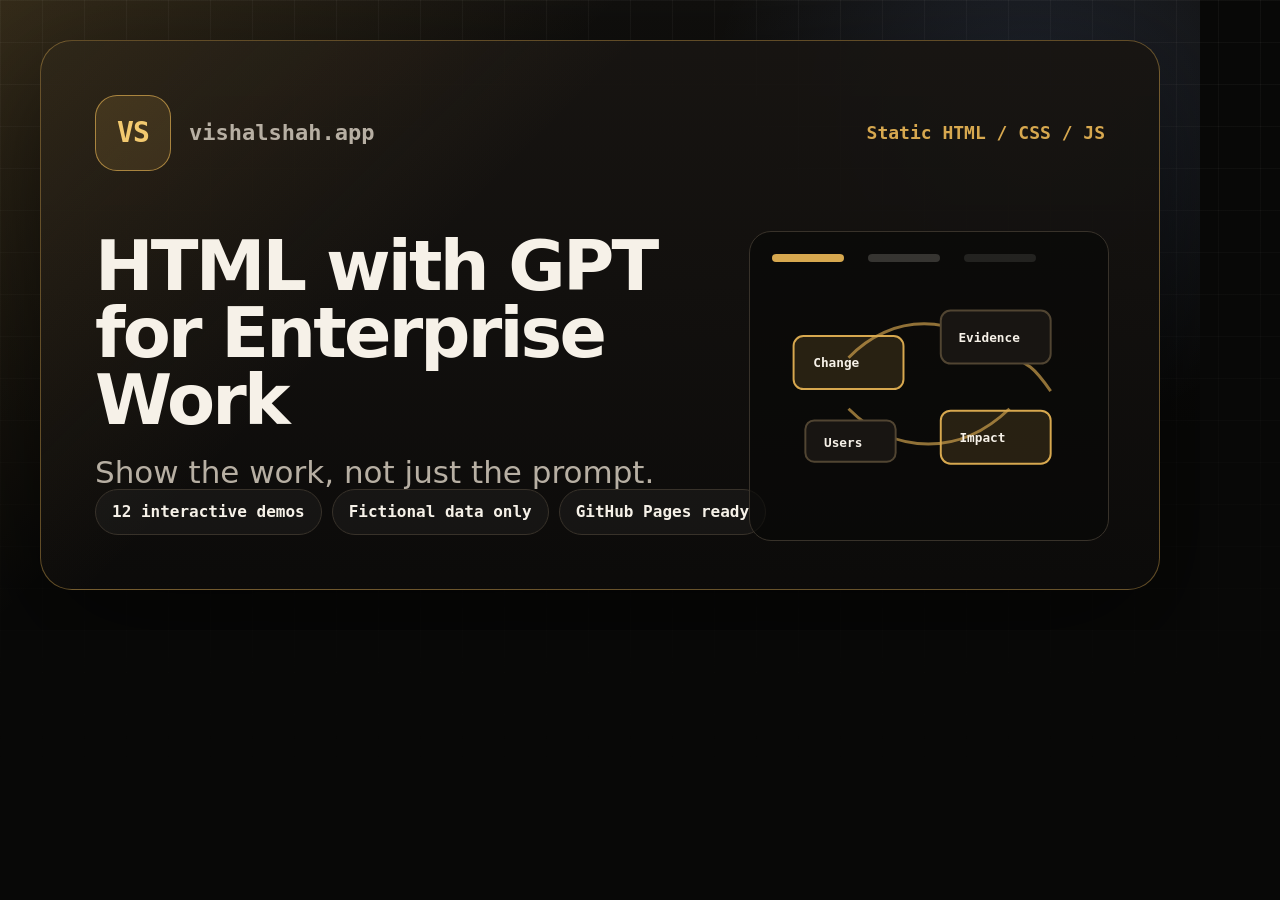
<file: assets/social-preview.html>
<!doctype html>
<html lang="en">
<head>
  <meta charset="utf-8">
  <meta name="viewport" content="width=device-width, initial-scale=1">
  <title>Social preview - HTML with GPT for Enterprise Work</title>
  <style>
    :root {
      color-scheme: dark;
      --bg: #080807;
      --panel: #11100e;
      --panel-2: #181512;
      --ink: #f6f1e8;
      --muted: #b7afa3;
      --line: #38322a;
      --accent: #d7a84f;
      --amber-2: #f2c96f;
      --blue: #7ea8ff;
    }

    * {
      box-sizing: border-box;
    }

    html,
    body {
      margin: 0;
      width: 1200px;
      height: 630px;
      overflow: hidden;
      background: var(--bg);
      color: var(--ink);
      font-family: Inter, ui-sans-serif, system-ui, -apple-system, BlinkMacSystemFont, "Segoe UI", sans-serif;
    }

    body {
      display: grid;
      place-items: center;
      background:
        linear-gradient(135deg, rgba(215, 168, 79, .18), transparent 34%),
        radial-gradient(circle at 86% 18%, rgba(126, 168, 255, .14), transparent 28%),
        linear-gradient(180deg, #11100e, #080807 68%);
    }

    body::before {
      content: "";
      position: absolute;
      inset: 0;
      background-image:
        linear-gradient(rgba(246, 241, 232, .045) 1px, transparent 1px),
        linear-gradient(90deg, rgba(246, 241, 232, .045) 1px, transparent 1px);
      background-size: 42px 42px;
      mask-image: linear-gradient(180deg, #000, transparent 86%);
    }

    .card {
      position: relative;
      width: 1120px;
      height: 550px;
      border: 1px solid rgba(215, 168, 79, .42);
      border-radius: 32px;
      background:
        linear-gradient(135deg, rgba(215, 168, 79, .12), transparent 36%),
        linear-gradient(180deg, rgba(24, 21, 18, .96), rgba(12, 11, 10, .98));
      box-shadow: 0 40px 120px rgba(0, 0, 0, .52);
      padding: 54px;
      overflow: hidden;
    }

    .top {
      display: flex;
      align-items: center;
      justify-content: space-between;
    }

    .brand {
      display: flex;
      align-items: center;
      gap: 18px;
    }

    .mark {
      display: grid;
      place-items: center;
      width: 76px;
      height: 76px;
      border: 1px solid rgba(215, 168, 79, .7);
      border-radius: 22px;
      background: rgba(215, 168, 79, .14);
      color: var(--amber-2);
      font: 900 28px/1 ui-monospace, "SFMono-Regular", Consolas, monospace;
      letter-spacing: -.03em;
    }

    .brand span:last-child {
      color: var(--muted);
      font: 800 22px/1.2 ui-monospace, "SFMono-Regular", Consolas, monospace;
    }

    .proof {
      display: flex;
      gap: 12px;
      align-items: center;
      color: var(--accent);
      font: 800 18px/1.2 ui-monospace, "SFMono-Regular", Consolas, monospace;
    }

    h1 {
      max-width: 650px;
      margin: 62px 0 18px;
      font-size: 70px;
      line-height: .96;
      letter-spacing: -0.04em;
    }

    .sub {
      max-width: 720px;
      margin: 0;
      color: var(--muted);
      font-size: 31px;
      line-height: 1.28;
    }

    .chips {
      position: absolute;
      left: 54px;
      bottom: 54px;
      display: flex;
      gap: 10px;
    }

    .chip {
      border: 1px solid var(--line);
      border-radius: 999px;
      background: rgba(255, 255, 255, .035);
      color: var(--ink);
      padding: 14px 16px;
      font: 800 16px/1 ui-monospace, "SFMono-Regular", Consolas, monospace;
    }

    .artifact {
      position: absolute;
      right: 50px;
      bottom: 48px;
      width: 360px;
      height: 310px;
      border: 1px solid var(--line);
      border-radius: 22px;
      background: rgba(8, 8, 7, .66);
      padding: 22px;
    }

    .artifact::before {
      content: "";
      display: block;
      width: 72px;
      height: 8px;
      border-radius: 999px;
      background: var(--accent);
      margin-bottom: 22px;
      box-shadow: 96px 0 0 rgba(246, 241, 232, .18), 192px 0 0 rgba(246, 241, 232, .1);
    }

    svg {
      width: 100%;
      height: 218px;
    }

    .node {
      fill: #181512;
      stroke: #514532;
      stroke-width: 2;
    }

    .hot {
      stroke: var(--accent);
      fill: rgba(215, 168, 79, .14);
    }

    .link {
      fill: none;
      stroke: rgba(215, 168, 79, .66);
      stroke-width: 3;
    }

    text {
      fill: var(--ink);
      font: 800 13px ui-monospace, "SFMono-Regular", Consolas, monospace;
    }
  </style>
</head>
<body>
  <main class="card" aria-label="Social preview card">
    <div class="top">
      <div class="brand">
        <div class="mark">VS</div>
        <span>vishalshah.app</span>
      </div>
      <div class="proof">Static HTML / CSS / JS</div>
    </div>
    <h1>HTML with GPT for Enterprise Work</h1>
    <p class="sub">Show the work, not just the prompt.</p>
    <div class="chips" aria-label="Preview facts">
      <span class="chip">12 interactive demos</span>
      <span class="chip">Fictional data only</span>
      <span class="chip">GitHub Pages ready</span>
    </div>
    <div class="artifact" aria-hidden="true">
      <svg viewBox="0 0 320 220">
        <path class="link" d="M78 74 C122 28 188 28 232 74"></path>
        <path class="link" d="M78 126 C126 174 192 174 242 126"></path>
        <path class="link" d="M232 74 C260 74 270 88 284 108"></path>
        <rect class="node hot" x="22" y="52" width="112" height="54" rx="10"></rect>
        <rect class="node" x="172" y="26" width="112" height="54" rx="10"></rect>
        <rect class="node hot" x="172" y="128" width="112" height="54" rx="10"></rect>
        <rect class="node" x="34" y="138" width="92" height="42" rx="9"></rect>
        <text x="42" y="84">Change</text>
        <text x="190" y="58">Evidence</text>
        <text x="191" y="160">Impact</text>
        <text x="53" y="165">Users</text>
      </svg>
    </div>
  </main>
</body>
</html>
</file>
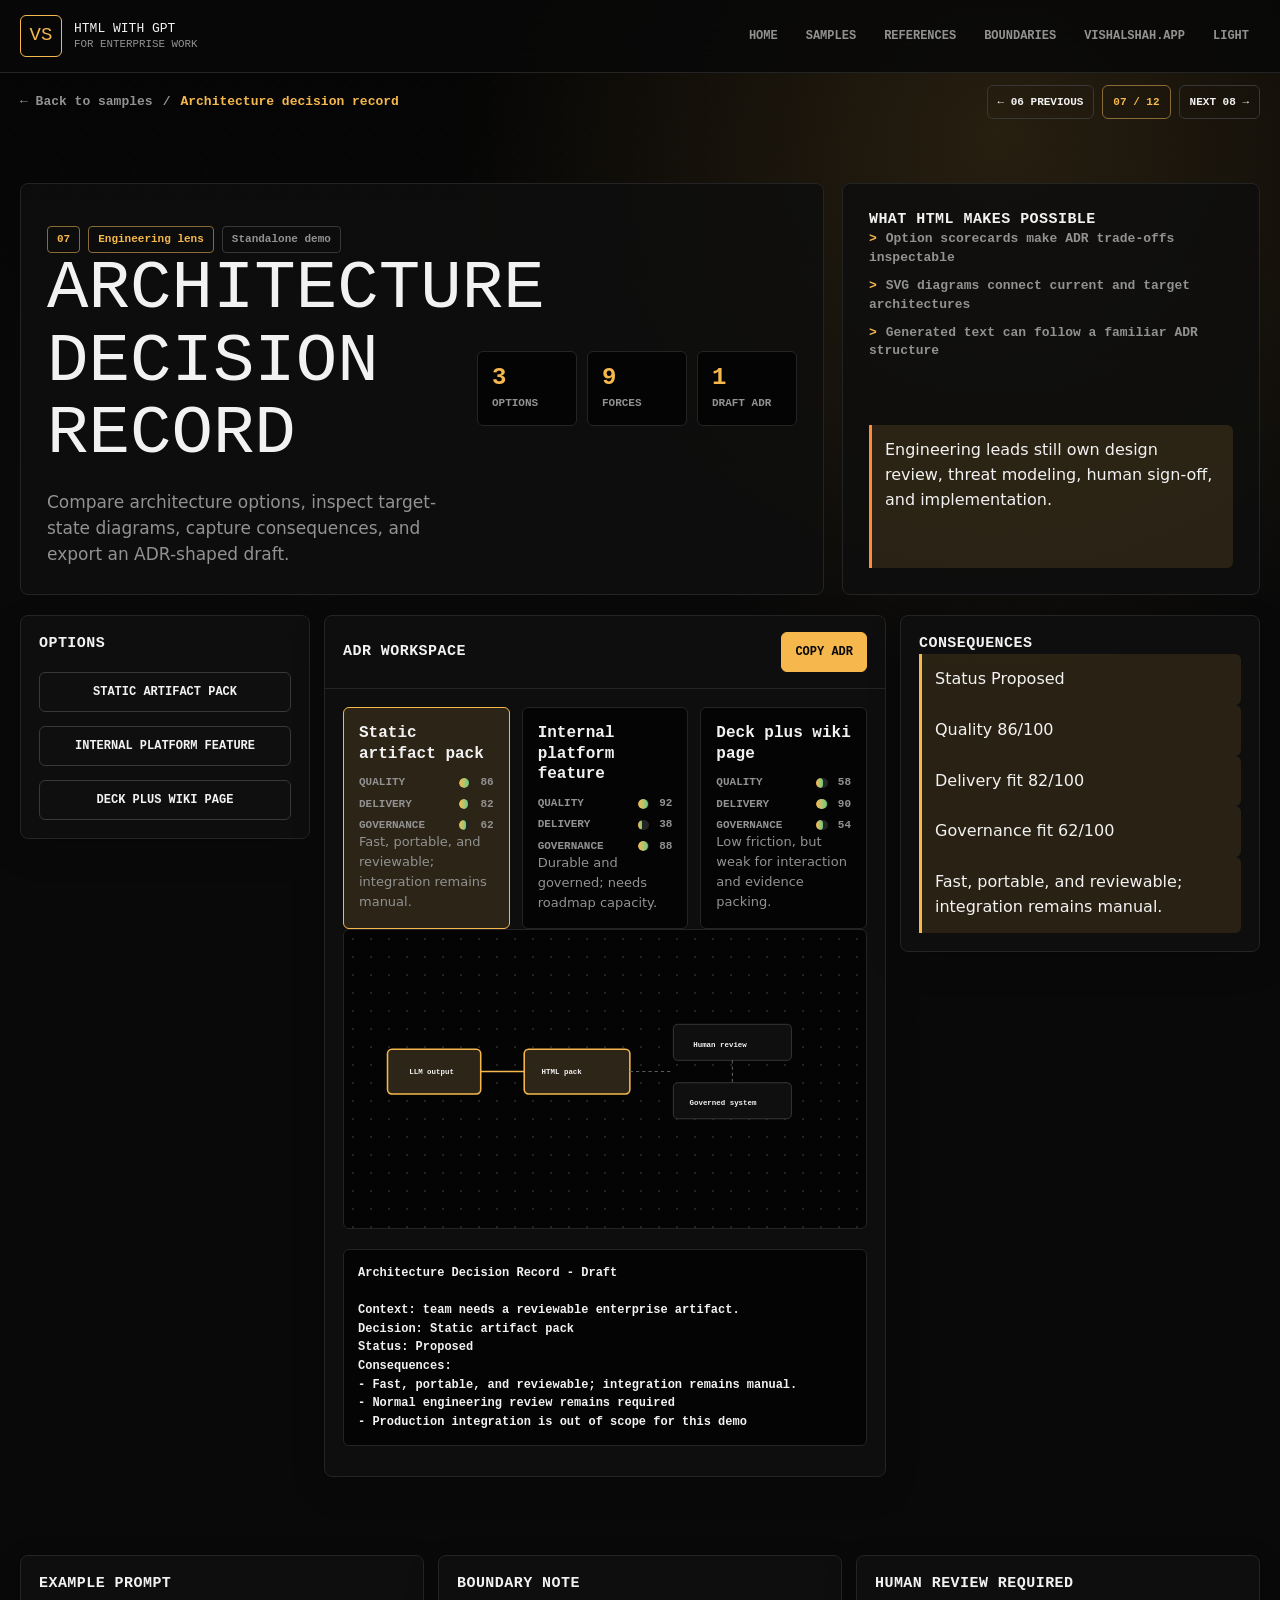
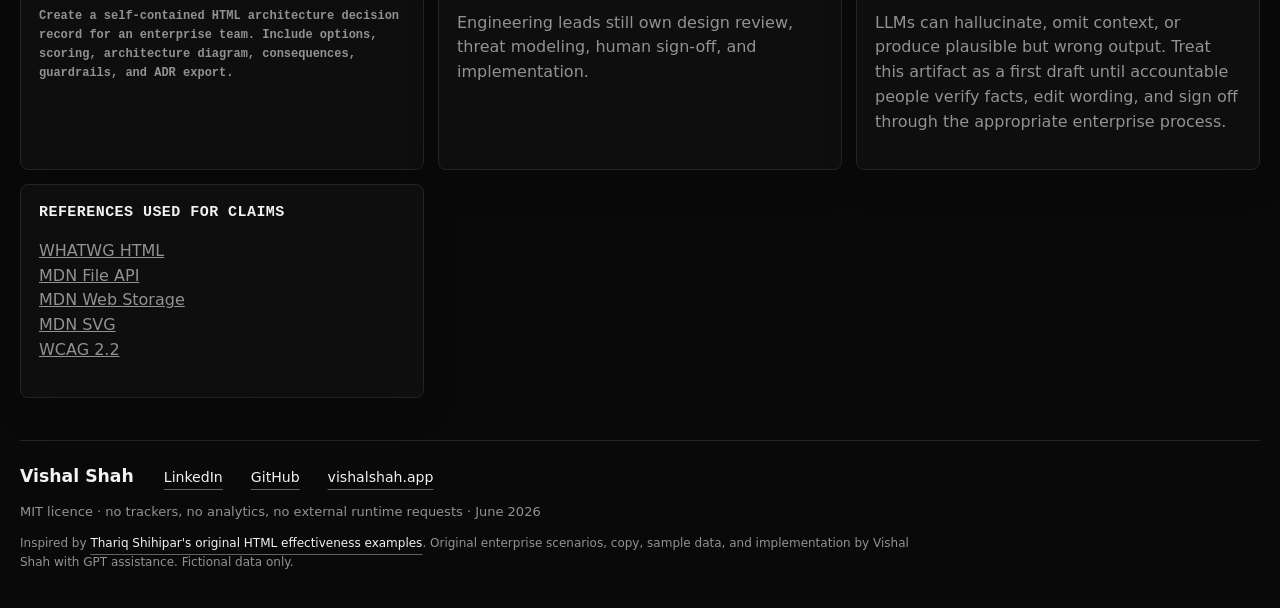
<file: samples/architecture-decision-record.html>
<!doctype html>
<html lang="en">
<head>
  <meta charset="utf-8">
  <meta name="viewport" content="width=device-width, initial-scale=1">
  <meta name="description" content="Compare architecture options, inspect target-state diagrams, capture consequences, and export an ADR-shaped draft.">
  <meta property="og:title" content="Architecture decision record | HTML with GPT for Enterprise Work">
  <meta property="og:description" content="Compare architecture options, inspect target-state diagrams, capture consequences, and export an ADR-shaped draft.">
  <meta property="og:type" content="article">
  <meta property="og:url" content="https://vishal8shah.github.io/HTML-with-GPT/samples/architecture-decision-record.html">
  <meta property="og:image" content="https://vishal8shah.github.io/HTML-with-GPT/assets/social-preview.png">
  <meta name="twitter:card" content="summary_large_image">
  <meta name="twitter:title" content="Architecture decision record | HTML with GPT for Enterprise Work">
  <meta name="twitter:description" content="Compare architecture options, inspect target-state diagrams, capture consequences, and export an ADR-shaped draft.">
  <meta name="twitter:image" content="https://vishal8shah.github.io/HTML-with-GPT/assets/social-preview.png">
  <meta name="theme-color" content="#080807">
  <link rel="canonical" href="https://vishal8shah.github.io/HTML-with-GPT/samples/architecture-decision-record.html">
  <link rel="icon" href="../favicon.svg" type="image/svg+xml">
  <link rel="alternate icon" href="/HTML-with-GPT/favicon.ico" sizes="any">
  <title>Architecture decision record | HTML with GPT for Enterprise Work</title>
  <style>
:root {
  color-scheme: dark;
  --bg: oklch(14% 0 0);
  --bg-2: oklch(11% 0 0);
  --surface: oklch(17% 0 0);
  --surface-2: oklch(20% 0 0);
  --ink: oklch(96% 0 0);
  --muted: oklch(66% 0 0);
  --faint: oklch(48% 0 0);
  --line: oklch(26% 0 0);
  --line-strong: oklch(34% 0 0);
  --accent: oklch(82% .14 78);
  --accent-2: #ffb43b;
  --accent-ink: oklch(14% 0 0);
  --blue: #62a8ff;
  --green: #63c981;
  --red: #ff6b57;
  --orange: #ff8b3d;
  --shadow: 0 24px 80px rgba(0, 0, 0, .38);
  --radius: 8px;
  --sans: Inter, ui-sans-serif, system-ui, -apple-system, "Segoe UI", Arial, sans-serif;
  --mono: "JetBrains Mono", "SFMono-Regular", Consolas, "Liberation Mono", Menlo, monospace;
}

html[data-theme="light"] {
  color-scheme: light;
  --bg: oklch(98.5% 0 0);
  --bg-2: oklch(96% 0 0);
  --surface: oklch(100% 0 0);
  --surface-2: oklch(94.5% 0 0);
  --ink: oklch(18% 0 0);
  --muted: oklch(45% 0 0);
  --faint: oklch(60% 0 0);
  --line: oklch(88% 0 0);
  --line-strong: oklch(76% 0 0);
  --accent: oklch(78% .14 78);
  --accent-2: #c68509;
  --accent-ink: oklch(18% 0 0);
  --shadow: 0 24px 70px rgba(0, 0, 0, .12);
}

* {
  box-sizing: border-box;
}

html {
  scroll-behavior: smooth;
}

body {
  margin: 0;
  min-width: 320px;
  background:
    radial-gradient(circle at 78% 6%, color-mix(in srgb, var(--accent) 14%, transparent), transparent 34rem),
    linear-gradient(180deg, var(--bg-2), var(--bg) 30rem),
    var(--bg);
  color: var(--ink);
  font-family: var(--sans);
  line-height: 1.55;
  -webkit-font-smoothing: antialiased;
  text-rendering: optimizeLegibility;
}

body::before {
  content: "";
  position: fixed;
  inset: 0;
  z-index: -1;
  opacity: .18;
  background-image:
    radial-gradient(circle, color-mix(in srgb, var(--line-strong) 55%, transparent) 1px, transparent 1.5px),
    linear-gradient(color-mix(in srgb, var(--line) 50%, transparent) 1px, transparent 1px),
    linear-gradient(90deg, color-mix(in srgb, var(--line) 50%, transparent) 1px, transparent 1px);
  background-size: 18px 18px, 36px 36px, 36px 36px;
  mask-image: linear-gradient(180deg, #000, transparent 78%);
}

a {
  color: inherit;
}

button,
input,
select,
textarea {
  font: inherit;
}

a:focus-visible,
button:focus-visible,
input:focus-visible,
select:focus-visible,
textarea:focus-visible {
  outline: 2px solid var(--accent);
  outline-offset: 3px;
}

.sample-shell {
  width: min(1440px, calc(100% - 40px));
  margin: 0 auto;
}

.sample-header {
  position: sticky;
  top: 0;
  z-index: 30;
  border-bottom: 1px solid var(--line);
  background: color-mix(in srgb, var(--bg) 88%, transparent);
  backdrop-filter: blur(18px);
}

.sample-nav {
  display: flex;
  align-items: center;
  justify-content: space-between;
  gap: 20px;
  min-height: 72px;
}

.brand {
  display: inline-flex;
  align-items: center;
  gap: 12px;
  color: var(--ink);
  font-family: var(--mono);
  text-decoration: none;
}

.brand-mark {
  display: grid;
  width: 42px;
  height: 42px;
  place-items: center;
  border: 1px solid var(--accent);
  border-radius: 6px;
  color: var(--accent);
  font-size: 19px;
}

.brand-text {
  display: grid;
  gap: 1px;
  font-size: 13px;
  line-height: 1.15;
  text-transform: uppercase;
}

.brand-text small {
  color: var(--muted);
}

.links {
  display: flex;
  align-items: center;
  justify-content: flex-end;
  gap: 6px;
}

.links a,
.links button {
  border: 0;
  border-radius: 6px;
  background: transparent;
  color: var(--muted);
  cursor: pointer;
  font: 800 12px/1 var(--mono);
  padding: 10px 11px;
  text-decoration: none;
  text-transform: uppercase;
}

.links a:hover,
.links button:hover {
  background: var(--surface);
  color: var(--accent);
}

.theme-toggle {
  display: inline-flex;
  align-items: center;
  gap: 9px;
  border: 1px solid var(--line-strong);
  border-radius: 999px;
  background: var(--surface);
  color: var(--muted);
  cursor: pointer;
  font: 700 12px/1 var(--mono);
  padding: 8px 11px;
  text-transform: uppercase;
}

.theme-toggle::before {
  content: "";
  width: 22px;
  height: 12px;
  border: 1px solid var(--accent);
  border-radius: 999px;
  background: linear-gradient(90deg, transparent 44%, var(--accent) 45%);
}

.sample-hero {
  display: grid;
  grid-template-columns: minmax(0, 1fr) minmax(360px, .52fr);
  gap: 18px;
  align-items: stretch;
  padding: 38px 0 20px;
}

.hero-panel,
.proof-panel {
  border: 1px solid var(--line);
  border-radius: var(--radius);
  background: color-mix(in srgb, var(--surface) 86%, transparent);
  padding: 26px;
}

.hero-panel {
  display: grid;
  grid-template-columns: minmax(0, 1fr) minmax(320px, .72fr);
  gap: 24px;
  align-items: center;
}

.crumb {
  display: flex;
  flex-wrap: wrap;
  gap: 10px;
  color: var(--muted);
  font: 700 13px/1.2 var(--mono);
}

.crumb a {
  color: var(--muted);
  text-decoration: none;
}

.crumb span:last-child {
  color: var(--accent);
}

.sample-subnav {
  display: flex;
  align-items: center;
  justify-content: space-between;
  gap: 18px;
  padding: 12px 0 26px;
}

.sample-pager {
  display: flex;
  align-items: center;
  flex-wrap: wrap;
  justify-content: flex-end;
  gap: 8px;
}

.sample-pager a,
.sample-pager span {
  display: inline-flex;
  align-items: center;
  min-height: 34px;
  border: 1px solid var(--line-strong);
  border-radius: 6px;
  color: var(--muted);
  font: 800 11px/1 var(--mono);
  padding: 9px 10px;
  text-decoration: none;
  text-transform: uppercase;
}

.sample-pager a {
  color: var(--ink);
}

.sample-pager a:hover {
  border-color: var(--accent);
  color: var(--accent);
}

.sample-pager span {
  border-color: color-mix(in srgb, var(--accent) 48%, var(--line));
  color: var(--accent);
}

.sample-hero h1 {
  margin: 0;
  font-family: var(--mono);
  font-size: clamp(38px, 5.4vw, 74px);
  font-weight: 500;
  line-height: 1.05;
  letter-spacing: 0;
  text-transform: uppercase;
}

.sample-hero p {
  max-width: 760px;
  margin: 18px 0 0;
  color: var(--muted);
  font-size: 17px;
}

.hero-stats {
  display: grid;
  grid-template-columns: repeat(3, minmax(0, 1fr));
  gap: 10px;
}

.stat {
  border: 1px solid var(--line);
  border-radius: 6px;
  background: var(--bg-2);
  padding: 14px;
}

.stat strong {
  display: block;
  color: var(--accent);
  font: 800 24px/1 var(--mono);
}

.stat span {
  display: block;
  margin-top: 6px;
  color: var(--muted);
  font: 700 11px/1.35 var(--mono);
  text-transform: uppercase;
}

.proof-panel {
  display: grid;
  gap: 22px;
}

.proof-panel h2,
.workspace h2,
.panel h2,
.panel h3 {
  margin: 0;
  font: 700 15px/1.35 var(--mono);
  letter-spacing: .03em;
  text-transform: uppercase;
}

.proof-list {
  display: grid;
  gap: 9px;
  color: var(--muted);
  font: 600 13px/1.45 var(--mono);
}

.proof-list span::before {
  content: ">";
  color: var(--accent);
  margin-right: 9px;
}

.badge-row {
  display: flex;
  flex-wrap: wrap;
  gap: 8px;
  margin-top: 16px;
}

.badge {
  border: 1px solid var(--line-strong);
  border-radius: 4px;
  color: var(--muted);
  font: 800 11px/1 var(--mono);
  padding: 7px 9px;
}

.badge.good {
  border-color: color-mix(in srgb, var(--accent) 48%, var(--line));
  color: var(--accent);
}

.app-grid {
  display: grid;
  grid-template-columns: 290px minmax(0, 1fr) 360px;
  gap: 14px;
  align-items: start;
  padding: 0 0 78px;
}

.panel,
.workspace {
  border: 1px solid var(--line);
  border-radius: var(--radius);
  background: color-mix(in srgb, var(--surface) 88%, transparent);
  box-shadow: 0 12px 34px rgba(0, 0, 0, .16);
}

.panel {
  padding: 18px;
}

.workspace {
  min-height: 620px;
  overflow: hidden;
}

.workspace-head,
.panel-head {
  display: flex;
  align-items: center;
  justify-content: space-between;
  gap: 16px;
  border-bottom: 1px solid var(--line);
  padding: 16px 18px;
}

.workspace-body {
  padding: 18px;
}

.control-group {
  display: grid;
  gap: 14px;
  margin-top: 18px;
}

.control-group button.active {
  border-color: var(--accent);
  background: color-mix(in srgb, var(--accent) 12%, var(--surface));
  color: var(--accent);
}

label,
.label {
  display: grid;
  gap: 7px;
  color: var(--muted);
  font: 760 12px/1.35 var(--mono);
  text-transform: uppercase;
}

input,
select,
textarea {
  width: 100%;
  border: 1px solid var(--line-strong);
  border-radius: 6px;
  background: var(--bg-2);
  color: var(--ink);
  padding: 11px 12px;
}

input[type="range"] {
  accent-color: var(--accent);
}

textarea {
  min-height: 130px;
  resize: vertical;
}

button,
.button {
  display: inline-flex;
  align-items: center;
  justify-content: center;
  gap: 8px;
  min-height: 40px;
  border: 1px solid var(--line-strong);
  border-radius: 6px;
  background: var(--surface);
  color: var(--ink);
  cursor: pointer;
  font: 820 12px/1 var(--mono);
  padding: 10px 13px;
  text-decoration: none;
  text-transform: uppercase;
}

button.primary,
.button.primary {
  border-color: var(--accent);
  background: var(--accent);
  color: var(--accent-ink);
}

button:hover,
.button:hover {
  border-color: var(--accent);
}

.toolbar {
  display: flex;
  flex-wrap: wrap;
  gap: 10px;
}

.tabs {
  display: flex;
  flex-wrap: wrap;
  gap: 8px;
}

.tabs button.active {
  border-color: var(--accent);
  color: var(--accent);
}

.cards {
  display: grid;
  grid-template-columns: repeat(3, minmax(0, 1fr));
  gap: 12px;
}

.mini-card {
  border: 1px solid var(--line);
  border-radius: 6px;
  background: var(--bg-2);
  padding: 15px;
}

.mini-card.selected {
  border-color: var(--accent);
  background: color-mix(in srgb, var(--accent) 12%, var(--surface));
}

.mini-card h3 {
  margin: 0 0 8px;
  font: 700 16px/1.3 var(--mono);
  text-transform: none;
}

.mini-card p {
  margin: 0;
  color: var(--muted);
  font-size: 13px;
}

.metric {
  display: flex;
  align-items: center;
  justify-content: space-between;
  gap: 12px;
  border-bottom: 1px solid var(--line);
  padding: 10px 0;
}

.metric:last-child {
  border-bottom: 0;
}

.meter {
  height: 10px;
  border-radius: 999px;
  background: var(--line);
  overflow: hidden;
}

.meter span {
  display: block;
  height: 100%;
  border-radius: inherit;
  background: linear-gradient(90deg, var(--accent), var(--green));
}

.data-table,
table {
  width: 100%;
  border-collapse: collapse;
  font-size: 13px;
}

th,
td {
  border-bottom: 1px solid var(--line);
  padding: 10px 9px;
  text-align: left;
  vertical-align: top;
}

th {
  color: var(--faint);
  font: 800 11px/1.25 var(--mono);
  text-transform: uppercase;
}

td {
  color: var(--muted);
}

td strong {
  color: var(--ink);
}

.status {
  display: inline-flex;
  align-items: center;
  gap: 6px;
  border: 1px solid var(--line-strong);
  border-radius: 999px;
  color: var(--muted);
  font: 800 11px/1 var(--mono);
  padding: 5px 8px;
}

.status::before {
  content: "";
  width: 7px;
  height: 7px;
  border-radius: 50%;
  background: currentColor;
}

.status.high,
.status.critical,
.status.blocked,
.status.missing {
  color: var(--red);
}

.status.medium,
.status.review,
.status.draft {
  color: var(--accent);
}

.status.low,
.status.ready,
.status.accepted,
.status.done {
  color: var(--green);
}

.note {
  border-left: 3px solid var(--accent);
  border-radius: 0 6px 6px 0;
  background: color-mix(in srgb, var(--accent) 12%, transparent);
  color: var(--ink);
  padding: 13px;
}

.note.warning {
  border-left-color: var(--orange);
}

.note.danger {
  border-left-color: var(--red);
  background: color-mix(in srgb, var(--red) 11%, transparent);
}

.output {
  border: 1px solid var(--line);
  border-radius: 6px;
  background: var(--bg-2);
  color: var(--ink);
  font: 650 12px/1.55 var(--mono);
  min-height: 190px;
  overflow: auto;
  padding: 14px;
  white-space: pre-wrap;
}

.diagram {
  width: 100%;
  min-height: 300px;
  border: 1px solid var(--line);
  border-radius: 6px;
  background:
    radial-gradient(circle, color-mix(in srgb, var(--line-strong) 58%, transparent) 1px, transparent 1.5px),
    var(--bg-2);
  background-size: 18px 18px;
}

.diagram text {
  fill: var(--ink);
  font: 750 12px var(--mono);
  pointer-events: none;
}

.diagram .node {
  fill: var(--surface);
  stroke: var(--line-strong);
  stroke-width: 1.5;
  cursor: pointer;
}

.diagram .node.active {
  fill: color-mix(in srgb, var(--accent) 13%, var(--surface));
  stroke: var(--accent);
  stroke-width: 2.5;
}

.diagram .node.high {
  stroke: var(--red);
}

.diagram .node.medium {
  stroke: var(--accent);
}

.diagram .node.low {
  stroke: var(--green);
}

.diagram .line {
  fill: none;
  stroke: var(--faint);
  stroke-width: 1.8;
}

.diagram .line.hot {
  stroke: var(--accent);
  stroke-width: 2.6;
}

.diagram .line.danger {
  stroke: var(--red);
}

.diagram .line.dashed {
  stroke-dasharray: 5 5;
}

.impact-presentation-active .app-grid {
  grid-template-columns: 1fr;
}

.impact-presentation-active [data-controls],
.impact-presentation-active [data-inspector] {
  display: none;
}

.impact-presentation-active .workspace {
  min-height: 760px;
}

.impact-presenter-shell {
  display: grid;
  gap: 16px;
}

.impact-presenter-top {
  display: flex;
  justify-content: space-between;
  gap: 18px;
  align-items: flex-start;
  padding: 16px;
  border: 1px solid color-mix(in srgb, var(--accent) 45%, var(--line));
  border-radius: 8px;
  background:
    linear-gradient(135deg, color-mix(in srgb, var(--accent) 10%, transparent), transparent 44%),
    var(--bg-2);
}

.impact-presenter-top span,
.panel-label {
  display: block;
  color: var(--accent);
  font: 850 11px/1.2 var(--mono);
  letter-spacing: .08em;
  text-transform: uppercase;
}

.impact-presenter-top h2 {
  margin: 7px 0 0;
  color: var(--ink);
  font-size: clamp(30px, 5vw, 56px);
  letter-spacing: -0.04em;
  line-height: .95;
}

.impact-presenter-actions {
  display: flex;
  flex-wrap: wrap;
  gap: 8px;
  justify-content: flex-end;
}

.impact-presenter {
  display: grid;
  grid-template-columns: minmax(180px, 220px) minmax(0, 1fr);
  gap: 14px;
}

.impact-slide-rail {
  display: grid;
  align-content: start;
  gap: 8px;
}

.impact-slide-button {
  display: grid;
  grid-template-columns: auto minmax(0, 1fr);
  gap: 10px;
  align-items: center;
  min-height: 62px;
  padding: 12px;
  border: 1px solid var(--line);
  border-radius: 8px;
  background: var(--bg-2);
  color: var(--muted);
  text-align: left;
}

.impact-slide-button span {
  display: grid;
  place-items: center;
  width: 32px;
  height: 32px;
  border: 1px solid var(--line-strong);
  border-radius: 999px;
  color: var(--accent);
  font: 900 11px/1 var(--mono);
}

.impact-slide-button.active {
  border-color: color-mix(in srgb, var(--accent) 62%, var(--line));
  background: color-mix(in srgb, var(--accent) 12%, var(--bg-2));
  color: var(--ink);
}

.impact-stage {
  display: grid;
  grid-template-columns: minmax(0, 1.55fr) minmax(240px, .45fr);
  grid-template-areas:
    "map inspector"
    "evidence notes";
  gap: 14px;
}

.impact-map-card,
.impact-inspector,
.impact-evidence-drawer,
.impact-notes {
  border: 1px solid var(--line);
  border-radius: 8px;
  background:
    linear-gradient(180deg, color-mix(in srgb, var(--surface) 88%, transparent), var(--bg-2));
  box-shadow: 0 18px 70px color-mix(in srgb, #000 20%, transparent);
}

.impact-map-card {
  position: relative;
  grid-area: map;
  overflow: hidden;
}

.impact-map-card::before {
  content: "";
  position: absolute;
  inset: 0;
  pointer-events: none;
  background: radial-gradient(circle at 50% 42%, color-mix(in srgb, var(--accent) 13%, transparent), transparent 48%);
}

.impact-map {
  position: relative;
  min-height: 430px;
  border: 0;
  border-radius: 8px;
  background:
    radial-gradient(circle, color-mix(in srgb, var(--line-strong) 58%, transparent) 1px, transparent 1.5px),
    color-mix(in srgb, var(--bg-2) 82%, #000);
  background-size: 20px 20px;
}

.diagram .node.spotlight {
  filter: drop-shadow(0 0 14px color-mix(in srgb, var(--accent) 75%, transparent));
}

.diagram .line.critical {
  stroke-dasharray: 10 7;
  animation: dashFlow 1.6s linear infinite;
}

.impact-inspector {
  grid-area: inspector;
  padding: 16px;
}

.impact-inspector .note,
.impact-notes p {
  margin-top: 12px;
}

.muted-text {
  color: var(--muted);
}

.impact-evidence-drawer {
  grid-area: evidence;
  padding: 16px;
  animation: drawerReveal .28s ease both;
}

.impact-notes {
  grid-area: notes;
  padding: 16px;
}

.impact-notes p {
  color: var(--ink);
  font-size: 14px;
}

.impact-timeline {
  display: grid;
  grid-template-columns: repeat(7, minmax(0, 1fr));
  gap: 8px;
  margin: 0;
  padding: 0;
  list-style: none;
}

.impact-timeline-step {
  display: grid;
  gap: 8px;
  min-height: 74px;
  padding: 12px;
  border: 1px solid var(--line);
  border-radius: 8px;
  background: var(--bg-2);
  color: var(--muted);
  font: 800 11px/1.25 var(--mono);
}

.impact-timeline-step span {
  display: grid;
  place-items: center;
  width: 24px;
  height: 24px;
  border: 1px solid var(--line-strong);
  border-radius: 999px;
}

.impact-timeline-step.complete {
  color: var(--ink);
  border-color: color-mix(in srgb, var(--accent) 42%, var(--line));
}

.impact-timeline-step.current {
  background: color-mix(in srgb, var(--accent) 12%, var(--bg-2));
}

@keyframes dashFlow {
  to {
    stroke-dashoffset: -34;
  }
}

@keyframes drawerReveal {
  from {
    opacity: 0;
    transform: translateY(8px);
  }

  to {
    opacity: 1;
    transform: translateY(0);
  }
}

.matrix {
  display: grid;
  grid-template-columns: repeat(5, minmax(0, 1fr));
  gap: 6px;
}

.matrix-cell {
  display: grid;
  min-height: 58px;
  place-items: center;
  border: 1px solid var(--line);
  border-radius: 5px;
  background: var(--bg-2);
  color: var(--muted);
  font: 800 12px/1 var(--mono);
}

.matrix-cell.active {
  border-color: var(--accent);
  background: color-mix(in srgb, var(--accent) 16%, transparent);
  color: var(--accent);
}

.heatmap {
  display: grid;
  grid-template-columns: repeat(5, 1fr);
  gap: 5px;
}

.heatmap span {
  min-height: 28px;
  border: 1px solid var(--line);
  border-radius: 4px;
}

.timeline {
  position: relative;
  display: grid;
  gap: 12px;
}

.event {
  display: grid;
  grid-template-columns: 76px minmax(0, 1fr);
  gap: 14px;
  border: 1px solid var(--line);
  border-radius: 6px;
  background: var(--bg-2);
  padding: 14px;
}

.event time {
  color: var(--accent);
  font: 800 13px/1 var(--mono);
}

.event p {
  margin: 4px 0 0;
  color: var(--muted);
}

.toggle-row {
  display: flex;
  align-items: center;
  justify-content: space-between;
  gap: 14px;
  border-bottom: 1px solid var(--line);
  padding: 13px 0;
}

.switch {
  position: relative;
  width: 54px;
  height: 30px;
  flex: 0 0 auto;
}

.switch input {
  position: absolute;
  opacity: 0;
}

.slider {
  position: absolute;
  inset: 0;
  border-radius: 999px;
  background: var(--line-strong);
  cursor: pointer;
}

.slider::after {
  content: "";
  position: absolute;
  top: 4px;
  left: 4px;
  width: 22px;
  height: 22px;
  border-radius: 50%;
  background: var(--ink);
  transition: transform 160ms ease;
}

.switch input:checked + .slider {
  background: var(--accent);
}

.switch input:checked + .slider::after {
  transform: translateX(24px);
  background: var(--accent-ink);
}

.artifact-sections {
  display: grid;
  grid-template-columns: repeat(3, minmax(0, 1fr));
  gap: 14px;
  padding: 0 0 42px;
}

.artifact-sections .panel {
  min-height: 210px;
}

.artifact-sections p {
  color: var(--muted);
}

.prompt {
  font: 650 12px/1.6 var(--mono);
  white-space: pre-wrap;
}

.footer-note {
  border-top: 1px solid var(--line);
  padding: 26px 0 36px;
  color: var(--muted);
  font-size: 13px;
}

.footer-signature {
  display: grid;
  gap: 13px;
}

.signature-row {
  display: flex;
  flex-wrap: wrap;
  align-items: baseline;
  gap: 10px clamp(16px, 2.4vw, 30px);
}

.signature-name {
  color: var(--ink);
  font: 800 clamp(15px, 1.35vw, 18px)/1.1 var(--sans);
}

.signature-links {
  display: flex;
  flex-wrap: wrap;
  gap: 10px clamp(16px, 2.4vw, 28px);
  font-size: clamp(13px, 1.1vw, 15px);
}

.signature-meta {
  margin: 0;
  max-width: 920px;
  font-size: 13px;
  line-height: 1.5;
}

.signature-credit {
  margin: 0;
  max-width: 920px;
  font-size: 12px;
  line-height: 1.6;
}

.footer-note a,
.signature-credit a {
  color: var(--ink);
  text-decoration-color: color-mix(in oklch, var(--muted), transparent 35%);
  text-underline-offset: 7px;
}

.footer-note a:hover,
.signature-credit a:hover {
  color: var(--accent);
  text-decoration-color: var(--accent);
}

@media (max-width: 1180px) {
  .sample-hero,
  .hero-panel,
  .app-grid,
  .artifact-sections,
  .impact-presenter,
  .impact-stage {
    grid-template-columns: 1fr;
  }

  .workspace {
    min-height: 0;
  }

  .impact-stage {
    grid-template-areas:
      "map"
      "inspector"
      "evidence"
      "notes";
  }

  .impact-slide-rail,
  .impact-timeline {
    grid-template-columns: repeat(3, minmax(180px, 1fr));
    overflow-x: auto;
  }
}

@media (max-width: 760px) {
  .sample-shell {
    width: min(100% - 28px, 1440px);
  }

  .sample-nav {
    align-items: flex-start;
    flex-direction: column;
    gap: 12px;
    padding: 14px 0;
  }

  .links {
    width: 100%;
    justify-content: flex-start;
    overflow-x: auto;
    padding-bottom: 3px;
  }

  .links a,
  .links button {
    flex: 0 0 auto;
    font-size: 11px;
  }

  .sample-hero {
    padding-top: 24px;
  }

  .sample-subnav {
    align-items: flex-start;
    flex-direction: column;
  }

  .sample-pager {
    width: 100%;
    justify-content: flex-start;
  }

  .hero-panel,
  .proof-panel,
  .panel,
  .workspace-body {
    padding: 14px;
  }

  .sample-hero h1 {
    font-size: clamp(34px, 10vw, 46px);
  }

  .hero-stats,
  .cards {
    grid-template-columns: 1fr;
  }

  .workspace-head,
  .panel-head {
    align-items: flex-start;
    flex-direction: column;
  }

  .impact-presentation-active .workspace {
    min-height: 0;
  }

  .impact-presenter-top {
    flex-direction: column;
  }

  .impact-presenter-actions {
    justify-content: flex-start;
  }

  .impact-slide-rail,
  .impact-timeline {
    grid-template-columns: 1fr;
  }

  .impact-map {
    min-height: 320px;
  }
}

@media (prefers-reduced-motion: reduce) {
  *,
  *::before,
  *::after {
    scroll-behavior: auto !important;
    transition-duration: 0.01ms !important;
    animation-duration: 0.01ms !important;
    animation-iteration-count: 1 !important;
  }

  .diagram .line.critical {
    stroke-dasharray: 0;
  }
}

.skip-link {
  position: fixed;
  left: 16px;
  top: 16px;
  z-index: 100;
  transform: translateY(-160%);
  border: 1px solid var(--accent);
  border-radius: 6px;
  background: var(--bg);
  color: var(--accent);
  font: 800 12px/1 var(--mono);
  padding: 12px 14px;
  text-decoration: none;
}

.skip-link:focus {
  transform: translateY(0);
}

.legend {
  display: flex;
  flex-wrap: wrap;
  gap: 8px;
  margin: 10px 0 14px;
}

.legend-item {
  display: inline-flex;
  align-items: center;
  gap: 7px;
  color: var(--muted);
  font: 800 11px/1 var(--mono);
  text-transform: uppercase;
}

.legend-dot {
  width: 10px;
  height: 10px;
  border-radius: 999px;
  border: 1px solid var(--line-strong);
  background: var(--faint);
}

.legend-dot.low,
.risk-band.low {
  background: var(--green);
}

.legend-dot.medium,
.risk-band.medium {
  background: var(--accent);
}

.legend-dot.high,
.risk-band.high {
  background: var(--red);
}

.legend-dot.critical,
.risk-band.critical {
  background: color-mix(in srgb, var(--red) 70%, var(--accent));
}

.contribution-grid,
.triple-bars,
.branch-panel {
  display: grid;
  gap: 8px;
  margin-top: 12px;
}

.contribution-row,
.triple-row {
  display: grid;
  grid-template-columns: minmax(90px, .35fr) minmax(0, 1fr) auto;
  gap: 10px;
  align-items: center;
  color: var(--muted);
  font: 750 11px/1.2 var(--mono);
  text-transform: uppercase;
}

.risk-band {
  display: inline-flex;
  align-items: center;
  justify-content: center;
  min-width: 90px;
  border-radius: 999px;
  color: var(--accent-ink);
  font: 900 11px/1 var(--mono);
  padding: 7px 10px;
  text-transform: uppercase;
}

textarea.response-editor,
textarea.why-editor {
  min-height: 150px;
}

.diff-line {
  display: block;
  border-left: 3px solid transparent;
  color: var(--muted);
  font-family: var(--mono);
  padding: 4px 8px;
  transition: background .2s ease, border-color .2s ease, color .2s ease, opacity .2s ease;
}

.diff-line.highlight {
  border-left-color: var(--accent);
  background: color-mix(in srgb, var(--accent) 10%, transparent);
  color: var(--ink);
}

.diff-line.muted {
  color: var(--faint);
  opacity: .52;
}

.diff-line.context {
  color: var(--faint);
}

.finding-list {
  display: grid;
  gap: 10px;
}

.finding-button {
  width: 100%;
  border: 1px solid var(--line);
  border-radius: 8px;
  background: var(--surface);
  color: var(--ink);
  cursor: pointer;
  padding: 12px;
  text-align: left;
}

.finding-button[aria-pressed="true"] {
  border-color: var(--accent);
  background: color-mix(in srgb, var(--accent) 10%, var(--surface));
}

.finding-button strong,
.finding-button span {
  display: block;
}

.finding-button span {
  margin-top: 6px;
  color: var(--muted);
  font: 600 12px/1.45 var(--mono);
}

.type-badge {
  margin-left: 6px;
  border: 1px solid var(--line-strong);
  border-radius: 999px;
  color: var(--accent);
  font: 800 10px/1 var(--mono);
  padding: 3px 6px;
  text-transform: uppercase;
}

.csv-notice {
  margin: 0 0 12px;
}


.panel,
.workspace,
.workspace-body,
.mini-card,
.note,
.output {
  min-width: 0;
}

.diagram,
table,
.output {
  max-width: 100%;
}

table {
  width: 100%;
}
@media print {
  .sample-header,
  .sample-subnav,
  [data-controls],
  .workspace-head .toolbar,
  .artifact-sections,
  .footer-note {
    display: none !important;
  }

  body {
    background: #fff !important;
    color: #111 !important;
  }

  .app-grid,
  .workspace,
  .workspace-body {
    display: block !important;
    border: 0 !important;
    box-shadow: none !important;
  }
}
  </style>
</head>
<body data-sample="architecture-decision-record">
  <div data-sample-root></div>
  <script>
const SAMPLES = {
  "decision-brief-explorer": {
    number: "01",
    lens: "Business lens",
    title: "Decision brief explorer",
    summary: "Compare fictional options, tune criteria weights, inspect stakeholder impact, and export a concise recommendation draft.",
    stats: [["3", "Options"], ["5", "Criteria"], ["8", "Stakeholders"]],
    proof: ["Forms update the decision model instantly", "CSS meters and SVG make trade-offs visible", "Clipboard/download actions create a portable brief"],
    boundary: "This structures a human decision review. It does not validate facts, authorize spend, or replace governance forums.",
    prompt: "Create a self-contained HTML decision brief explorer for three enterprise options. Include weighted criteria, stakeholder impact, a recommendation draft, export actions, and a clear boundary that it is not a sign-off record.",
    type: "decision"
  },
  "meeting-action-tracker": {
    number: "02",
    lens: "Business lens",
    title: "Meeting action tracker",
    summary: "Turn a fictional meeting into owner-filtered actions, due-date timeline, decisions, and a copyable follow-up note.",
    stats: [["9", "Actions"], ["4", "Owners"], ["3", "Decisions"]],
    proof: ["Checkboxes persist locally in the browser", "Filters and timelines make follow-up easier to scan", "Generated text can be copied into official tools after review"],
    boundary: "This is not a system of record. Real actions belong in the official workflow, ticketing, or collaboration platform.",
    prompt: "Create a standalone HTML meeting action tracker for an enterprise review meeting. Include owners, due dates, statuses, decisions, filters, local state, a timeline, and a follow-up export.",
    type: "meeting"
  },
  "policy-process-navigator": {
    number: "03",
    lens: "Business lens",
    title: "Policy/process navigator",
    summary: "Select a role and goal to reveal relevant process steps, linked controls, escalation points, and RACI guidance.",
    stats: [["4", "Roles"], ["12", "Steps"], ["7", "Controls"]],
    proof: ["Native controls can reveal role-specific process paths", "Inline SVG can make handoffs and review paths readable", "Tables keep ownership and control context close to the workflow"],
    boundary: "Policy owners must validate all content. This demo does not interpret policy or provide official advice.",
    prompt: "Create a public-safe HTML process navigator for enterprise users. Include role and goal selectors, a process diagram, controls, RACI, escalation points, and a policy-owner validation boundary.",
    type: "policy"
  },
  "csv-triage-workspace": {
    number: "04",
    lens: "Business lens",
    title: "CSV triage workspace",
    summary: "Paste or upload fictional CSV data, profile quality, filter rows, flag anomalies, and export a cleaned view.",
    stats: [["18", "Rows"], ["5", "Fields"], ["4", "Issues"]],
    proof: ["The File API lets a static page read local files selected by the user", "JavaScript can profile and filter rows in the browser", "Export patterns create a reviewed working copy"],
    boundary: "Do not use sensitive data without explicit enterprise permission. This is not a governed data platform or data-quality control.",
    prompt: "Create a self-contained HTML CSV triage workspace. It should read pasted or uploaded CSV, profile missing values, filter by risk, flag anomalies, show charts, and export cleaned data.",
    type: "csv"
  },
  "risk-acceptance-brief": {
    number: "05",
    lens: "Business lens",
    title: "Risk acceptance brief",
    summary: "Draft a risk note with a 5x5 matrix, control checklist, mitigation timeline, and explicit human-review caveats.",
    stats: [["25", "Matrix cells"], ["6", "Controls"], ["4", "Milestones"]],
    proof: ["Forms create structured risk drafts", "Matrix visuals make likelihood and impact visible", "Print/download actions turn the artifact into a review pack"],
    boundary: "This is not risk acceptance, official evidence, legal advice, or a sign-off. It is a draft aid for accountable humans.",
    prompt: "Create a standalone HTML risk acceptance brief for fictional enterprise risk. Include a 5x5 matrix, mitigations, controls, residual risk, review path, export, and no-formal-evidence boundary.",
    type: "risk"
  },
  "customer-conversation-simulator": {
    number: "06",
    lens: "Business lens",
    title: "Customer conversation simulator",
    summary: "Practice response framing for fictional customer scenarios with tone comparison, branching next steps, and a quality checklist.",
    stats: [["4", "Scenarios"], ["3", "Tones"], ["6", "Checks"]],
    proof: ["Branching UI can simulate realistic review practice", "HTML keeps scenario, response, and checklist visible together", "Copy actions preserve the draft while keeping policy boundaries clear"],
    boundary: "This does not represent real customers, policy advice, formal communication sign-off, or AI output assurance.",
    prompt: "Create a customer conversation simulator as one HTML file. Use fictional scenarios, tone selectors, branching response drafts, communication checklist, and safe-language boundaries.",
    type: "conversation"
  },
  "architecture-decision-record": {
    number: "07",
    lens: "Engineering lens",
    title: "Architecture decision record",
    summary: "Compare architecture options, inspect target-state diagrams, capture consequences, and export an ADR-shaped draft.",
    stats: [["3", "Options"], ["9", "Forces"], ["1", "Draft ADR"]],
    proof: ["Option scorecards make ADR trade-offs inspectable", "SVG diagrams connect current and target architectures", "Generated text can follow a familiar ADR structure"],
    boundary: "Engineering leads still own design review, threat modeling, human sign-off, and implementation.",
    prompt: "Create a self-contained HTML architecture decision record for an enterprise team. Include options, scoring, architecture diagram, consequences, guardrails, and ADR export.",
    type: "adr"
  },
  "change-impact-map": {
    number: "08",
    lens: "Engineering lens",
    title: "Change impact map",
    summary: "Click services in an SVG dependency map to inspect owners, blast radius, risk paths, evidence, and reviewer checklist.",
    stats: [["12", "Services"], ["6", "Data stores"], ["14", "Controls"]],
    proof: ["Inline SVG can be scripted directly in HTML", "Filters and selected states turn diagrams into review tools", "Evidence tables make reviewer actions concrete"],
    boundary: "The map is fictional. Real dependency and ownership data must come from governed source-of-truth systems.",
    prompt: "Create a standalone HTML change impact map for an enterprise service change. Include SVG dependencies, risk filters, owner details, evidence table, timeline, and reviewer checklist export.",
    type: "impact"
  },
  "pull-request-reviewer-aid": {
    number: "09",
    lens: "Engineering lens",
    title: "Pull request reviewer aid",
    summary: "Inspect a fictional annotated diff, filter findings by severity, check ownership, and copy a focused review summary.",
    stats: [["7", "Findings"], ["4", "Files"], ["5", "Checks"]],
    proof: ["HTML can present code review focus without burying signal in a long comment", "Filters and checklists help reviewers scan by risk", "Copy/export actions preserve a compact review note"],
    boundary: "This does not replace code review, tests, security review, or reviewer accountability.",
    prompt: "Create a public-safe HTML pull request reviewer aid. Include an annotated diff mock, severity filters, ownership matrix, checklist, and copyable review summary.",
    type: "pr"
  },
  "incident-timeline": {
    number: "10",
    lens: "Engineering lens",
    title: "Incident timeline",
    summary: "Build a multi-lane incident narrative with event filters, five-whys, remediation board, and exportable postmortem draft.",
    stats: [["11", "Events"], ["5", "Whys"], ["6", "Actions"]],
    proof: ["Local forms and DOM updates turn a narrative into an inspectable timeline", "Filtering by event type supports live facilitation", "Generated postmortem text remains editable and bounded"],
    boundary: "Official incident records belong in operational systems with timestamps, ownership, and retention controls.",
    prompt: "Create a self-contained HTML incident timeline for a fictional enterprise outage. Include multi-lane events, filters, five-whys, remediation actions, and postmortem export.",
    type: "incident"
  },
  "control-evidence-pack": {
    number: "11",
    lens: "Engineering lens",
    title: "Control evidence pack",
    summary: "Track fictional evidence items, readiness status, control coverage, heatmap, and a draft review-pack view.",
    stats: [["14", "Evidence items"], ["8", "Controls"], ["4", "Owners"]],
    proof: ["Tables and status controls make evidence readiness visible", "Heatmaps make gaps easier to discuss", "Print/export patterns create a review pack without claiming formal evidence"],
    boundary: "This is not a formal evidence claim. Evidence validity requires official controls, source systems, and review process.",
    prompt: "Create a static HTML control evidence pack for a fictional enterprise engineering change. Include readiness status, owners, controls, heatmap, print view, export, and no-formal-evidence boundary.",
    type: "control"
  },
  "feature-flag-risk-editor": {
    number: "12",
    lens: "Engineering lens",
    title: "Feature-flag risk editor",
    summary: "Toggle fictional feature flags, inspect dependencies, calculate blast-radius risk, view rollout stages, and export a JSON diff.",
    stats: [["8", "Flags"], ["5", "Dependencies"], ["4", "Stages"]],
    proof: ["Local state can simulate rollout choices safely", "Dependency checks make hidden risk visible", "JSON export demonstrates a reviewable change payload"],
    boundary: "This does not change production flags. Real changes need identity, authorization, logging, human sign-off, and rollback controls.",
    prompt: "Create a feature-flag risk editor as one HTML artifact. Include toggle matrix, dependency graph, blast-radius scoring, staged rollout plan, JSON diff export, and production-change boundary.",
    type: "flags"
  }
};

const root = document.querySelector("[data-sample-root]");
const sampleId = document.body.dataset.sample;
const sample = SAMPLES[sampleId] || SAMPLES["decision-brief-explorer"];
const SAMPLE_ORDER = Object.keys(SAMPLES);

function $(selector, scope = document) {
  return scope.querySelector(selector);
}

function $$(selector, scope = document) {
  return Array.from(scope.querySelectorAll(selector));
}

function escapeHtml(value) {
  return String(value ?? "")
    .replaceAll("&", "&amp;")
    .replaceAll("<", "&lt;")
    .replaceAll(">", "&gt;")
    .replaceAll('"', "&quot;")
    .replaceAll("'", "&#039;");
}

function statusClass(value) {
  return String(value || "").toLowerCase().replaceAll(" ", "-");
}

function downloadText(filename, text, type = "text/plain;charset=utf-8") {
  const blob = new Blob([text], { type });
  const url = URL.createObjectURL(blob);
  const link = document.createElement("a");
  link.href = url;
  link.download = filename;
  document.body.append(link);
  link.click();
  link.remove();
  URL.revokeObjectURL(url);
}

async function copyText(text, button) {
  try {
    await navigator.clipboard.writeText(text);
    const old = button.textContent;
    button.textContent = "Copied";
    setTimeout(() => {
      button.textContent = old;
    }, 1200);
  } catch {
    downloadText("artifact.txt", text);
  }
}

function renderTable(headers, rows) {
  return `<table><thead><tr>${headers.map((header) => `<th>${escapeHtml(header)}</th>`).join("")}</tr></thead><tbody>${rows.map((row) => `<tr>${row.map((cell) => `<td>${cell}</td>`).join("")}</tr>`).join("")}</tbody></table>`;
}

function setOutput(text) {
  const output = $("[data-output]");
  if (output) {
    output.setAttribute("aria-live", "polite");
    output.textContent = text;
  }
}

function metricCard(value, label) {
  return `<div class="stat"><strong>${escapeHtml(value)}</strong><span>${escapeHtml(label)}</span></div>`;
}

function renderLegend(items) {
  return `<div class="legend" aria-label="Legend">${items.map(([label, tone]) => `<span class="legend-item"><span class="legend-dot ${escapeHtml(tone)}"></span>${escapeHtml(label)}</span>`).join("")}</div>`;
}

function riskBand(score) {
  if (score >= 16) return ["Critical", "critical"];
  if (score >= 10) return ["High", "high"];
  if (score >= 5) return ["Medium", "medium"];
  return ["Low", "low"];
}

function parseTimeValue(value) {
  const [hours, minutes] = String(value).split(":").map(Number);
  return (hours || 0) * 60 + (minutes || 0);
}

function setupTheme() {
  const html = document.documentElement;
  const stored = localStorage.getItem("enterprise-html-theme");
  html.dataset.theme = stored || "dark";

  function sync() {
    $$("[data-theme-toggle]").forEach((button) => {
      const isLight = html.dataset.theme === "light";
      button.textContent = isLight ? "Dark" : "Light";
      button.setAttribute("aria-label", `Switch to ${isLight ? "dark" : "light"} mode`);
    });
  }

  document.addEventListener("click", (event) => {
    const button = event.target.closest("[data-theme-toggle]");
    if (!button) return;
    html.dataset.theme = html.dataset.theme === "light" ? "dark" : "light";
    localStorage.setItem("enterprise-html-theme", html.dataset.theme);
    sync();
  });
  sync();
}

function renderShell() {
  document.title = `${sample.title} | HTML with GPT for Enterprise Work`;
  const currentIndex = Math.max(0, SAMPLE_ORDER.indexOf(sampleId));
  const previousId = SAMPLE_ORDER[(currentIndex - 1 + SAMPLE_ORDER.length) % SAMPLE_ORDER.length];
  const nextId = SAMPLE_ORDER[(currentIndex + 1) % SAMPLE_ORDER.length];
  const previousSample = SAMPLES[previousId];
  const nextSample = SAMPLES[nextId];
  root.innerHTML = `
    <a class="skip-link" href="#sample-main">Skip to content</a>
    <header class="sample-header">
      <div class="sample-shell sample-nav">
        <a class="brand" href="../index.html" aria-label="Back to showcase">
          <span class="brand-mark">VS</span>
          <span class="brand-text">HTML with GPT <small>for enterprise work</small></span>
        </a>
        <nav class="links" aria-label="Sample navigation">
          <a href="../index.html">Home</a>
          <a href="../index.html#samples">Samples</a>
          <a href="../index.html#evidence">References</a>
          <a href="../index.html#boundaries">Boundaries</a>
          <a href="https://vishalshah.app">vishalshah.app</a>
          <button type="button" data-theme-toggle>Light</button>
        </nav>
      </div>
    </header>
    <main class="sample-shell" id="sample-main">
      <div class="sample-subnav">
        <div class="crumb"><a href="../index.html#samples">&larr; Back to samples</a><span>/</span><span>${escapeHtml(sample.title)}</span></div>
        <nav class="sample-pager" aria-label="Sample sequence navigation">
          <a href="${previousId}.html" aria-label="Previous sample: ${escapeHtml(previousSample.title)}">&larr; ${escapeHtml(previousSample.number)} Previous</a>
          <span>${escapeHtml(sample.number)} / ${SAMPLE_ORDER.length}</span>
          <a href="${nextId}.html" aria-label="Next sample: ${escapeHtml(nextSample.title)}">Next ${escapeHtml(nextSample.number)} &rarr;</a>
        </nav>
      </div>
      <section class="sample-hero">
        <div class="hero-panel">
          <div>
            <div class="badge-row"><span class="badge good">${escapeHtml(sample.number)}</span><span class="badge good">${escapeHtml(sample.lens)}</span><span class="badge">Standalone demo</span></div>
            <h1>${escapeHtml(sample.title)}</h1>
            <p>${escapeHtml(sample.summary)}</p>
          </div>
          <div class="hero-stats">${sample.stats.map(([value, label]) => metricCard(value, label)).join("")}</div>
        </div>
        <aside class="proof-panel">
          <div>
            <h2>What HTML makes possible</h2>
            <div class="proof-list">${sample.proof.map((item) => `<span>${escapeHtml(item)}</span>`).join("")}</div>
          </div>
          <div class="note warning">${escapeHtml(sample.boundary)}</div>
        </aside>
      </section>
      <section class="app-grid">
        <aside class="panel" data-controls></aside>
        <article class="workspace">
          <div class="workspace-head">
            <h2 data-workspace-title>Workspace</h2>
            <div class="toolbar" data-workspace-actions></div>
          </div>
          <div class="workspace-body" data-workspace></div>
        </article>
        <aside class="panel" data-inspector></aside>
      </section>
      <section class="artifact-sections">
        <article class="panel">
          <h2>Example prompt</h2>
          <p class="prompt">${escapeHtml(sample.prompt)}</p>
        </article>
        <article class="panel">
          <h2>Boundary note</h2>
          <p>${escapeHtml(sample.boundary)}</p>
        </article>
        <article class="panel">
          <h2>Human review required</h2>
          <p>LLMs can hallucinate, omit context, or produce plausible but wrong output. Treat this artifact as a first draft until accountable people verify facts, edit wording, and sign off through the appropriate enterprise process.</p>
        </article>
        <article class="panel">
          <h2>References used for claims</h2>
          <p><a href="https://html.spec.whatwg.org/multipage/">WHATWG HTML</a><br><a href="https://developer.mozilla.org/en-US/docs/Web/API/File_API">MDN File API</a><br><a href="https://developer.mozilla.org/en-US/docs/Web/API/Web_Storage_API">MDN Web Storage</a><br><a href="https://developer.mozilla.org/en-US/docs/Web/SVG">MDN SVG</a><br><a href="https://www.w3.org/TR/WCAG22/">WCAG 2.2</a></p>
        </article>
      </section>
    </main>
    <footer class="sample-shell footer-note" id="signature">
      <div class="footer-signature">
        <div class="signature-row" aria-label="Vishal Shah public links">
          <strong class="signature-name">Vishal Shah</strong>
          <nav class="signature-links" aria-label="Footer links">
            <a href="https://www.linkedin.com/in/vishal8shah">LinkedIn</a>
            <a href="https://github.com/vishal8shah/HTML-with-GPT">GitHub</a>
            <a href="https://vishalshah.app">vishalshah.app</a>
          </nav>
        </div>
        <p class="signature-meta">MIT licence · no trackers, no analytics, no external runtime requests · June 2026</p>
        <p class="signature-credit">Inspired by <a href="https://thariqs.github.io/html-effectiveness/">Thariq Shihipar's original HTML effectiveness examples</a>. Original enterprise scenarios, copy, sample data, and implementation by Vishal Shah with GPT assistance. Fictional data only.</p>
      </div>
    </footer>
  `;
  setupTheme();
}

function renderDecision() {
  renderShell();
  $("[data-workspace-title]").textContent = "Decision model";
  const defaults = { speed: 30, confidence: 25, effort: 20, risk: 15, reach: 10 };
  const options = [
    { name: "Guided HTML artifact", speed: 92, confidence: 78, effort: 82, risk: 66, reach: 86, stakeholders: [88, 76, 72, 84, 68], note: "Best for a fast, reviewable artifact that can be attached to a discussion." },
    { name: "Slide-only summary", speed: 76, confidence: 52, effort: 92, risk: 38, reach: 62, stakeholders: [54, 62, 45, 70, 58], note: "Familiar and quick, but weak for interaction, traceability, and reuse." },
    { name: "Platform backlog item", speed: 38, confidence: 88, effort: 44, risk: 82, reach: 78, stakeholders: [74, 86, 90, 60, 82], note: "Most durable for governed integration, but needs prioritization and delivery capacity." }
  ];
  const weights = { ...defaults };
  $("[data-controls]").innerHTML = `
    <h2>Weights</h2>
    <div class="control-group">
      ${Object.keys(weights).map((key) => `<label>${key}<input type="range" min="0" max="100" value="${weights[key]}" data-weight="${key}"></label>`).join("")}
      <button data-reset-weights>Reset weights</button>
    </div>
    <div class="note" data-weight-total></div>
  `;
  $("[data-workspace-actions]").innerHTML = `<button class="primary" data-copy>Copy brief</button><button data-download>Download</button>`;
  $("[data-workspace]").innerHTML = `<div class="cards" data-options></div><svg class="diagram" viewBox="0 0 760 260" data-radar aria-label="Decision radar"></svg><pre class="output" data-output aria-live="polite"></pre>`;
  $("[data-inspector]").innerHTML = `<h2>Stakeholder heatmap</h2><p>Scores reflect fictional review friction and confidence.</p><div class="heatmap" data-heatmap></div><div class="note" data-decision-note aria-live="polite"></div><div class="contribution-grid" data-contributions></div>`;
  function update() {
    Object.keys(weights).forEach((key) => { weights[key] = Number($(`[data-weight="${key}"]`).value); });
    const total = Object.values(weights).reduce((sum, value) => sum + value, 0) || 1;
    const normalized = Object.fromEntries(Object.entries(weights).map(([key, value]) => [key, value / total]));
    const axes = ["speed", "confidence", "effort", "risk", "reach"];
    const scored = options.map((option) => ({
      ...option,
      score: Math.round((option.speed * weights.speed + option.confidence * weights.confidence + option.effort * weights.effort + option.risk * weights.risk + option.reach * weights.reach) / total),
      contribution: Object.fromEntries(axes.map((key) => [key, Math.round(option[key] * normalized[key])]))
    })).sort((a, b) => b.score - a.score);
    $("[data-weight-total]").textContent = `Weights normalised to 100%. Raw total: ${total}.`;
    $("[data-options]").innerHTML = scored.map((option, index) => `<section class="mini-card ${index === 0 ? "selected" : ""}"><h3>${escapeHtml(option.name)}</h3><p>${escapeHtml(option.note)}</p><div class="meter"><span style="width:${option.score}%"></span></div><p><strong>${option.score}/100</strong> weighted fit</p></section>`).join("");
    const best = scored[0];
    const center = [380, 132];
    const points = axes.map((axis, index) => {
      const angle = -Math.PI / 2 + index * Math.PI * 2 / axes.length;
      return [center[0] + Math.cos(angle) * best[axis] * 1.05, center[1] + Math.sin(angle) * best[axis] * 1.05];
    });
    $("[data-radar]").innerHTML = `${[45, 75, 105].map((r) => `<polygon points="${axes.map((_, i) => `${center[0] + Math.cos(-Math.PI / 2 + i * Math.PI * 2 / axes.length) * r},${center[1] + Math.sin(-Math.PI / 2 + i * Math.PI * 2 / axes.length) * r}`).join(" ")}" fill="none" stroke="var(--line)"/>`).join("")}${axes.map((axis, i) => `<line class="line" x1="${center[0]}" y1="${center[1]}" x2="${center[0] + Math.cos(-Math.PI / 2 + i * Math.PI * 2 / axes.length) * 118}" y2="${center[1] + Math.sin(-Math.PI / 2 + i * Math.PI * 2 / axes.length) * 118}"/><text x="${center[0] + Math.cos(-Math.PI / 2 + i * Math.PI * 2 / axes.length) * 136 - 28}" y="${center[1] + Math.sin(-Math.PI / 2 + i * Math.PI * 2 / axes.length) * 136}">${axis}</text>`).join("")}<polygon points="${points.map((point) => point.join(",")).join(" ")}" fill="color-mix(in srgb, var(--accent) 22%, transparent)" stroke="var(--accent)" stroke-width="2"/>`;
    $("[data-heatmap]").innerHTML = best.stakeholders.map((score) => `<span style="background: color-mix(in srgb, var(--accent) ${score}%, var(--bg-2));"></span>`).join("");
    $("[data-decision-note]").textContent = best.note;
    $("[data-contributions]").innerHTML = axes.map((axis) => `<div class="contribution-row"><span>${axis}</span><div class="meter"><span style="width:${Math.min(100, best.contribution[axis] * 4)}%"></span></div><strong>${best.contribution[axis]}</strong></div>`).join("");
    setOutput(`Decision brief draft\n\nRecommendation: ${best.name}\nWeighted fit: ${best.score}/100\nNormalised weights: ${axes.map((axis) => `${axis} ${Math.round(normalized[axis] * 100)}%`).join(", ")}\nWhy: ${best.note}\n\nReview boundary: this is a structured decision aid, not spend sign-off, risk acceptance, or governance sign-off.`);
  }
  $$("[data-weight]").forEach((input) => input.addEventListener("input", update));
  $("[data-reset-weights]").addEventListener("click", () => { Object.assign(weights, defaults); Object.keys(weights).forEach((key) => { $(`[data-weight="${key}"]`).value = weights[key]; }); update(); });
  $("[data-copy]").addEventListener("click", (event) => copyText($("[data-output]").textContent, event.currentTarget));
  $("[data-download]").addEventListener("click", () => downloadText("decision-brief.txt", $("[data-output]").textContent));
  update();
}

function renderMeeting() {
  renderShell();
  $("[data-workspace-title]").textContent = "Actions and decisions";
  const key = "enterprise-html-meeting-v3";
  const actions = [
    { id: "forum", item: "Confirm review forum and accountable reviewer", owner: "Asha", due: "2026-05-20", status: "Review", type: "Decision" },
    { id: "summary", item: "Prepare customer-safe summary", owner: "Ben", due: "2026-05-21", status: "Ready", type: "Action" },
    { id: "classification", item: "Validate data classification for sample inputs", owner: "Mina", due: "2026-05-22", status: "Blocked", type: "Control" },
    { id: "impact", item: "Draft engineering impact note", owner: "Leo", due: "2026-05-23", status: "Review", type: "Action" },
    { id: "accessibility", item: "Check accessibility basics for artifact", owner: "Sam", due: "2026-05-24", status: "Ready", type: "Control" },
    { id: "linkedin", item: "Create LinkedIn-safe summary", owner: "Asha", due: "2026-05-25", status: "Draft", type: "Comms" }
  ];
  let done = JSON.parse(localStorage.getItem(key) || "[]");
  $("[data-controls]").innerHTML = `<h2>Filters</h2><div class="control-group"><label>Owner<select data-owner><option>All</option>${[...new Set(actions.map((a) => a.owner))].map((owner) => `<option>${owner}</option>`).join("")}</select></label><label>Status<select data-status-filter><option>All</option><option>Draft</option><option>Review</option><option>Ready</option><option>Blocked</option></select></label><button data-reset>Reset completed</button></div>`;
  $("[data-workspace-actions]").innerHTML = `<button class="primary" data-copy>Copy follow-up</button><button data-download>Download</button><button data-csv-export>Export CSV</button>`;
  $("[data-workspace]").innerHTML = `<div data-action-table></div><div class="timeline" data-timeline></div><pre class="output" data-output aria-live="polite"></pre>`;
  $("[data-inspector]").innerHTML = `<h2>Decision log</h2><div class="stack">${["Use fictional data only", "Publish as static GitHub Pages", "Keep human sign-off outside the demo"].map((item) => `<div class="note">${item}</div>`).join("")}</div>`;
  function visibleActions() {
    const owner = $("[data-owner]").value;
    const status = $("[data-status-filter]").value;
    return actions.filter((action) => (owner === "All" || action.owner === owner) && (status === "All" || action.status === status)).sort((a, b) => new Date(a.due) - new Date(b.due));
  }
  function update() {
    const visible = visibleActions();
    $("[data-action-table]").innerHTML = renderTable(["Done", "Item", "Owner", "Due", "Status"], visible.map((action) => [`<input aria-label="Mark ${escapeHtml(action.item)} done" type="checkbox" data-action="${action.id}" ${done.includes(action.id) ? "checked" : ""}>`, `<strong>${escapeHtml(action.item)}</strong><br>${escapeHtml(action.type)}`, escapeHtml(action.owner), escapeHtml(action.due), `<span class="status ${statusClass(action.status)}">${escapeHtml(action.status)}</span>`]));
    $("[data-timeline]").innerHTML = visible.map((action) => `<section class="event"><time>${escapeHtml(action.due)}</time><div><strong>${escapeHtml(action.owner)}</strong><p>${escapeHtml(action.item)}</p></div></section>`).join("");
    const open = actions.filter((action) => !done.includes(action.id)).sort((a, b) => new Date(a.due) - new Date(b.due));
    setOutput(`Meeting follow-up\n\nCompleted: ${done.length}/${actions.length}\n\nOpen items:\n${open.map((action) => `- ${action.item} | owner: ${action.owner} | due: ${action.due} | status: ${action.status}`).join("\n") || "- None"}\n\nBoundary: paste this into the official action-tracking system after review.`);
    $$("[data-action]").forEach((box) => box.addEventListener("change", () => { const id = box.dataset.action; done = box.checked ? [...new Set([...done, id])] : done.filter((item) => item !== id); localStorage.setItem(key, JSON.stringify(done)); update(); }));
  }
  $$("select", $("[data-controls]")).forEach((select) => select.addEventListener("change", update));
  $("[data-reset]").addEventListener("click", () => { done = []; localStorage.removeItem(key); update(); });
  $("[data-copy]").addEventListener("click", (event) => copyText($("[data-output]").textContent, event.currentTarget));
  $("[data-download]").addEventListener("click", () => downloadText("meeting-follow-up.txt", $("[data-output]").textContent));
  $("[data-csv-export]").addEventListener("click", () => downloadText("meeting-actions.csv", toCsv(actions.map((action) => ({ ...action, done: done.includes(action.id) ? "yes" : "no" }))), "text/csv;charset=utf-8"));
  update();
}

function renderPolicy() {
  renderShell();
  $("[data-workspace-title]").textContent = "Process navigator";
  const model = {
    launch: { steps: ["Intake", "Risk review", "Approval forum", "Customer-safe comms", "Monitor"], controls: ["DATA-01 Classification", "PRIV-02 Privacy review", "CHANGE-01 Change record", "COMM-03 Customer wording"], escalation: "Escalate to the business owner and risk partner when customer wording or data classification is unclear." },
    vendor: { steps: ["Business need", "Due diligence", "Data sharing review", "Residual risk", "Contract owner"], controls: ["TPRM-01 Vendor due diligence", "DATA-04 Sharing review", "LEGAL-02 Contract owner", "RISK-08 Residual risk"], escalation: "Escalate to procurement, legal, and the data owner before sharing operational data." },
    process: { steps: ["Impact map", "Control review", "Training plan", "Decision record", "Measure"], controls: ["OPS-05 Runbook update", "TRAIN-01 User readiness", "CHANGE-01 Decision record", "METRIC-02 Outcome measure"], escalation: "Escalate to operations lead if training or control ownership is not explicit." }
  };
  const roleAccountability = {
    "Business owner": ["Accountable", "Consulted", "Accountable", "Responsible", "Accountable"],
    "Risk partner": ["Consulted", "Responsible", "Accountable", "Consulted", "Consulted"],
    "Engineering lead": ["Consulted", "Responsible", "Consulted", "Consulted", "Responsible"],
    "Operations lead": ["Consulted", "Consulted", "Consulted", "Responsible", "Responsible"]
  };
  let selectedStep = 0;
  $("[data-controls]").innerHTML = `
    <h2>Scenario</h2>
    <div class="control-group">
      <label>Role<select data-role><option>Business owner</option><option>Risk partner</option><option>Engineering lead</option><option>Operations lead</option></select></label>
      <label>Goal<select data-goal><option value="launch">Launch customer-facing change</option><option value="vendor">Assess vendor workflow</option><option value="process">Change internal process</option></select></label>
    </div>
  `;
  $("[data-workspace-actions]").innerHTML = `<button class="primary" data-copy>Copy path</button>`;
  $("[data-workspace]").innerHTML = `<svg class="diagram" viewBox="0 0 860 320" data-flow aria-label="Keyboard-operable process flow"></svg><div data-raci></div><pre class="output" data-output aria-live="polite"></pre>`;
  $("[data-inspector]").innerHTML = `<h2>Controls</h2><div data-controls-list></div><h3>Escalation path</h3><div class="note" data-escalation aria-live="polite"></div>`;

  function update() {
    const goal = $("[data-goal]").value;
    const role = $("[data-role]").value;
    const current = model[goal];
    const steps = current.steps;
    selectedStep = Math.min(selectedStep, steps.length - 1);
    $("[data-flow]").innerHTML = steps.map((step, index) => {
      const x = 45 + index * 160;
      const state = roleAccountability[role][index];
      return `<g data-step="${index}" tabindex="0" role="button" aria-label="Step ${index + 1}: ${escapeHtml(step)}. ${escapeHtml(state)} for ${escapeHtml(role)}" aria-pressed="${index === selectedStep}"><rect class="node ${index === selectedStep ? "active" : ""}" x="${x}" y="112" width="124" height="66" rx="7"></rect><text x="${x + 18}" y="142">${escapeHtml(step.split(" ").slice(0, 2).join(" "))}</text><text x="${x + 18}" y="162">${escapeHtml(step.split(" ").slice(2).join(" "))}</text>${index < steps.length - 1 ? `<path class="line hot" d="M${x + 124} 145h36"></path>` : ""}</g>`;
    }).join("");
    $("[data-raci]").innerHTML = renderTable(["Step", "Role position", "Responsible", "Consulted"], steps.map((step, index) => [escapeHtml(step), roleAccountability[role][index], index % 2 ? "Risk partner" : role, goal === "vendor" ? "Legal, Data owner" : "Engineering, Legal, Ops"]));
    $("[data-controls-list]").innerHTML = current.controls.map((item, index) => `<div class="metric"><span>${escapeHtml(item)}</span><span class="status ${index === selectedStep ? "review" : "ready"}">${index === selectedStep ? "Review" : "Ready"}</span></div>`).join("");
    $("[data-escalation]").textContent = current.escalation;
    setOutput(`Process path for ${role}\n\n${steps.map((step, index) => `${index + 1}. ${step} - ${roleAccountability[role][index]}`).join("\n")}\n\nEscalation: ${current.escalation}\n\nBoundary: confirm the latest official policy and accountable owner before acting.`);
    $$("[data-step]").forEach((node) => {
      const activate = () => { selectedStep = Number(node.dataset.step); update(); };
      node.addEventListener("click", activate);
      node.addEventListener("keydown", (event) => {
        if (event.key === "Enter" || event.key === " ") {
          event.preventDefault();
          activate();
        }
      });
    });
  }
  $$("select", $("[data-controls]")).forEach((select) => select.addEventListener("change", () => { selectedStep = 0; update(); }));
  $("[data-copy]").addEventListener("click", (event) => copyText($("[data-output]").textContent, event.currentTarget));
  update();
}

function parseCsv(text, rowLimit = 500) {
  const records = [];
  let row = [];
  let cell = "";
  let quoted = false;
  let fieldStarted = false;

  function pushCell() {
    row.push(cell);
    cell = "";
    fieldStarted = false;
  }

  function pushRow() {
    if (row.some((value) => value.length)) records.push(row);
    row = [];
  }

  for (let index = 0; index < text.length; index += 1) {
    const char = text[index];
    const next = text[index + 1];
    if (quoted) {
      if (char === '"' && next === '"') {
        cell += '"';
        index += 1;
      } else if (char === '"') {
        quoted = false;
      } else {
        cell += char;
      }
    } else if (char === '"' && !fieldStarted) {
      quoted = true;
      fieldStarted = true;
    } else if (char === ",") {
      pushCell();
    } else if (char === "\n" || char === "\r") {
      if (char === "\r" && next === "\n") index += 1;
      pushCell();
      pushRow();
    } else {
      cell += char;
      fieldStarted = true;
    }
  }
  pushCell();
  pushRow();
  if (!records.length) return { headers: [], rows: [], totalRows: 0, truncated: false };
  const headers = records.shift().map((header, index) => header.trim() || `Column ${index + 1}`);
  const totalRows = records.length;
  const rows = records.slice(0, rowLimit).map((cells) => Object.fromEntries(headers.map((header, index) => [header, cells[index] || ""])));
  return { headers, rows, totalRows, truncated: totalRows > rowLimit };
}

function toCsv(rows) {
  if (!rows.length) return "";
  const headers = Object.keys(rows[0]);
  const encode = (value) => {
    const text = String(value ?? "");
    return /[",\n\r]/.test(text) ? `"${text.replaceAll('"', '""')}"` : text;
  };
  return [headers.join(","), ...rows.map((row) => headers.map((header) => encode(row[header])).join(","))].join("\n");
}
function renderCsv() {
  renderShell();
  $("[data-workspace-title]").textContent = "Local CSV triage";
  const CSV_ROW_LIMIT = 500;
  const defaultCsv = `request,owner,status,risk,amount
Customer notice refresh,Asha,ready,low,12000
Vendor workflow review,Ben,review,medium,42000
Manual upload exception,,blocked,high,86000
Pricing FAQ update,Mina,ready,low,9000
Data extract request,Leo,review,high,64000
Portal wording change,Sam,draft,medium,18000`;
  let csvState = parseCsv(defaultCsv, CSV_ROW_LIMIT);
  $("[data-controls]").innerHTML = `
    <h2>Input</h2>
    <div class="control-group">
      <label>Upload CSV<input type="file" accept=".csv,text/csv" data-file></label>
      <label>Paste CSV<textarea data-csv>${defaultCsv}</textarea></label>
      <label>Risk filter<select data-filter><option value="all">All</option><option>low</option><option>medium</option><option>high</option></select></label>
    </div>
    <div class="note">This demo processes up to ${CSV_ROW_LIMIT} data rows in the browser.</div>
  `;
  $("[data-workspace-actions]").innerHTML = `<button class="primary" data-export>Download cleaned CSV</button>`;
  $("[data-workspace]").innerHTML = `<div class="hero-stats" data-profile></div><div data-csv-notice></div><svg class="diagram" viewBox="0 0 760 230" data-chart aria-label="CSV risk chart"></svg><div data-table></div>`;
  $("[data-inspector]").innerHTML = `<h2>Quality findings</h2><div data-findings></div>`;

  function inferTypes(rows, headers) {
    return Object.fromEntries(headers.map((header) => {
      const values = rows.map((row) => row[header]).filter((value) => String(value).trim().length);
      if (!values.length) return [header, "text"];
      const numberLike = values.every((value) => /^-?\d+(\.\d+)?$/.test(String(value).trim()));
      const dateLike = values.every((value) => /^\d{4}-\d{2}-\d{2}$/.test(String(value).trim()) || (!Number.isFinite(Number(value)) && !Number.isNaN(Date.parse(value))));
      return [header, numberLike ? "number" : dateLike ? "date" : "text"];
    }));
  }

  function renderCsvTable(headers, rows, types) {
    if (!rows.length) return "<p>No rows.</p>";
    return `<table><thead><tr>${headers.map((header) => `<th>${escapeHtml(header)}<span class="type-badge">${escapeHtml(types[header])}</span></th>`).join("")}</tr></thead><tbody>${rows.map((row) => `<tr>${headers.map((header) => `<td>${escapeHtml(row[header] || "Missing")}</td>`).join("")}</tr>`).join("")}</tbody></table>`;
  }

  function update() {
    const filter = $("[data-filter]").value;
    const rows = csvState.rows;
    const headers = csvState.headers;
    const visible = rows.filter((row) => filter === "all" || row.risk === filter);
    const missing = rows.filter((row) => Object.values(row).some((value) => !value)).length;
    const high = rows.filter((row) => row.risk === "high").length;
    const types = inferTypes(rows, headers);
    $("[data-profile]").innerHTML = [["Rows", rows.length], ["Missing", missing], ["High risk", high]].map(([label, value]) => metricCard(value, label)).join("");
    $("[data-csv-notice]").innerHTML = csvState.truncated ? `<div class="note warning csv-notice">Input contains ${csvState.totalRows} data rows. This view is truncated to ${CSV_ROW_LIMIT} rows, and profiles reflect processed rows only.</div>` : "";
    $("[data-table]").innerHTML = renderCsvTable(headers, visible, types);
    const groups = ["low", "medium", "high"].map((risk) => rows.filter((row) => row.risk === risk).length);
    $("[data-chart]").innerHTML = groups.map((count, index) => {
      const height = 28 + count * 48;
      const x = 160 + index * 150;
      const color = ["var(--green)", "var(--accent)", "var(--red)"][index];
      return `<rect x="${x}" y="${190 - height}" width="70" height="${height}" fill="${color}" opacity=".72"></rect><text x="${x + 10}" y="214">${["low", "med", "high"][index]}</text><text x="${x + 26}" y="${180 - height}">${count}</text>`;
    }).join("");
    $("[data-findings]").innerHTML = [
      `${missing} row(s) contain missing fields`,
      `${high} high-risk row(s) need review`,
      `${visible.length} row(s) match current filter`,
      "All data remains local to this browser demo"
    ].map((item, index) => `<div class="note ${index === 1 && high ? "danger" : ""}">${escapeHtml(item)}</div>`).join("");
  }
  $("[data-csv]").addEventListener("input", (event) => {
    csvState = parseCsv(event.target.value, CSV_ROW_LIMIT);
    update();
  });
  $("[data-file]").addEventListener("change", async (event) => {
    const file = event.target.files[0];
    if (!file) return;
    const text = await file.text();
    $("[data-csv]").value = text;
    csvState = parseCsv(text, CSV_ROW_LIMIT);
    update();
  });
  $("[data-filter]").addEventListener("change", update);
  $("[data-export]").addEventListener("click", () => {
    const filter = $("[data-filter]").value;
    const rows = csvState.rows;
    const visible = rows.filter((row) => filter === "all" || row.risk === filter);
    downloadText("csv-triage-cleaned.csv", toCsv(visible), "text/csv;charset=utf-8");
  });
  update();
}

function renderRisk() {
  renderShell();
  $("[data-workspace-title]").textContent = "Risk acceptance draft";
  const controls = ["Data classification checked", "Peer review captured", "Rollback owner named", "Expiry date agreed", "Residual risk owner named", "Formal forum identified"];
  const checkedControls = new Set([0, 1, 2]);
  $("[data-controls]").innerHTML = `
    <h2>Inputs</h2>
    <div class="control-group">
      <label>Scenario<input data-risk-name value="Temporary manual reconciliation for customer notification list"></label>
      <label>Likelihood<input type="range" min="1" max="5" value="3" data-likelihood></label>
      <label>Impact<input type="range" min="1" max="5" value="4" data-impact></label>
      <label>Mitigation<textarea data-mitigation>Limit use to fictional test records, require peer review, and retire after the official workflow is available.</textarea></label>
    </div>
  `;
  $("[data-workspace-actions]").innerHTML = `<button class="primary" data-copy>Copy brief</button><button data-print>Print</button>`;
  $("[data-workspace]").innerHTML = `<div data-risk-band></div><div class="matrix" data-matrix></div><div class="timeline" data-risk-timeline></div><pre class="output" data-output aria-live="polite"></pre>`;
  $("[data-inspector]").innerHTML = `<h2>Control checklist</h2><div data-control-list></div>`;
  function renderControls() {
    $("[data-control-list]").innerHTML = controls.map((item, index) => `<div class="toggle-row"><span>${escapeHtml(item)}</span><label class="switch"><input type="checkbox" data-control="${index}" ${checkedControls.has(index) ? "checked" : ""}><span class="slider"></span></label></div>`).join("");
    $$("[data-control]").forEach((box) => box.addEventListener("change", () => {
      const index = Number(box.dataset.control);
      if (box.checked) checkedControls.add(index); else checkedControls.delete(index);
      update(false);
    }));
  }
  function update(renderList = true) {
    const likelihood = Number($("[data-likelihood]").value);
    const impact = Number($("[data-impact]").value);
    const inherent = likelihood * impact;
    const residual = Math.max(1, inherent - checkedControls.size * 2);
    const [inherentName, inherentClass] = riskBand(inherent);
    const [residualName, residualClass] = riskBand(residual);
    $("[data-risk-band]").innerHTML = `<div class="note"><strong>Inherent risk:</strong> <span class="risk-band ${inherentClass}">${inherentName} ${inherent}/25</span> <strong>Residual risk:</strong> <span class="risk-band ${residualClass}">${residualName} ${residual}/25</span></div>`;
    $("[data-matrix]").innerHTML = Array.from({ length: 25 }, (_, index) => {
      const x = index % 5 + 1;
      const y = Math.floor(index / 5) + 1;
      const [, cellClass] = riskBand(x * y);
      return `<div class="matrix-cell ${cellClass} ${x === likelihood && y === impact ? "active" : ""}">${x}x${y}</div>`;
    }).join("");
    $("[data-risk-timeline]").innerHTML = ["Draft brief", "Peer review", "Risk forum", "Retire workaround"].map((item, index) => `<section class="event"><time>Step ${index + 1}</time><div><strong>${item}</strong><p>${index < 2 ? "Artifact can help prepare this step." : "Approval remains outside this demo."}</p></div></section>`).join("");
    if (renderList) renderControls();
    setOutput(`Risk acceptance draft\n\nScenario: ${$("[data-risk-name]").value}\nInherent risk: ${inherentName} (${inherent}/25)\nResidual risk after checked mitigations: ${residualName} (${residual}/25)\nLikelihood: ${likelihood}/5\nImpact: ${impact}/5\nControls checked: ${checkedControls.size}/${controls.length}\n\nMitigation:\n${$("[data-mitigation]").value}\n\nBoundary: draft only. Formal acceptance requires accountable human review and the official risk process.`);
  }
  $$("input, textarea", $("[data-controls]")).forEach((field) => field.addEventListener("input", () => update(false)));
  $("[data-copy]").addEventListener("click", (event) => copyText($("[data-output]").textContent, event.currentTarget));
  $("[data-print]").addEventListener("click", () => window.print());
  update();
}

function renderConversation() {
  renderShell();
  $("[data-workspace-title]").textContent = "Conversation simulator";
  const scenarios = {
    delay: "We expected an answer yesterday. Why is this still waiting?",
    data: "Can you explain where our data is stored and who can access it?",
    complaint: "The previous message was confusing and made it sound like the change was already signed off.",
    escalation: "I need this escalated now because our leadership meeting is tomorrow."
  };
  const drafts = {
    "Clear and calm": "I understand the concern. What is confirmed is that the review is still open. I will check the accountable owner and give you the official update window.",
    "Brief and practical": "Thanks for raising it. I will confirm the owner, current status, and next action, then come back through the official support path.",
    "Empathetic and detailed": "I can see why this creates uncertainty. I will separate what is confirmed from what still needs human sign-off, then share the next step, owner, and expected update path."
  };
  const replies = {
    neutral: "Customer accepts the update path.",
    challenge: "Customer asks for a guaranteed completion date.",
    escalation: "Customer asks for a senior escalation and written confirmation."
  };
  $("[data-controls]").innerHTML = `
    <h2>Scenario</h2>
    <div class="control-group">
      <label>Customer intent<select data-intent>${Object.keys(scenarios).map((key) => `<option value="${key}">${key}</option>`).join("")}</select></label>
      <label>Tone<select data-tone>${Object.keys(drafts).map((tone) => `<option>${tone}</option>`).join("")}</select></label>
      <label>Customer reply<select data-reply>${Object.keys(replies).map((key) => `<option value="${key}">${key}</option>`).join("")}</select></label>
    </div>
  `;
  $("[data-workspace-actions]").innerHTML = `<button class="primary" data-copy>Copy response</button>`;
  $("[data-workspace]").innerHTML = `<div class="cards"><section class="mini-card"><h3>Listen</h3><p>Acknowledge before explaining.</p></section><section class="mini-card"><h3>Bound</h3><p>Avoid unsupported promises.</p></section><section class="mini-card"><h3>Next</h3><p>Give one owner and step.</p></section></div><label>Editable response<textarea class="response-editor" data-response></textarea></label><pre class="output" data-output aria-live="polite"></pre>`;
  $("[data-inspector]").innerHTML = `<h2>Quality checklist</h2><div data-checks></div><h3>Branch</h3><div class="note" data-branch aria-live="polite"></div>`;
  const checks = [
    ["Acknowledges concern", (text) => /understand|thanks|see why|concern/i.test(text)],
    ["Separates known from unknown", (text) => /confirmed|still needs|current status|review is still open/i.test(text)],
    ["Avoids policy promises", (text) => !/guarantee|signed off already|definitely|promise/i.test(text)],
    ["Names next step", (text) => /next|owner|check|confirm|support path/i.test(text)],
    ["Uses safe wording", (text) => /official|accountable|review|support path/i.test(text)],
    ["Routes formal sign-off elsewhere", (text) => /official support|official update|formal sign-off|accountable owner/i.test(text)]
  ];
  function branchAdvice(reply) {
    if (reply === "challenge") return "Do not guarantee a date. Offer the official update window and owner confirmation.";
    if (reply === "escalation") return "Acknowledge urgency, route through the escalation owner, and avoid inventing authority.";
    return "Confirm the next update path and keep the message bounded.";
  }
  function update(resetDraft = true) {
    const intent = $("[data-intent]").value;
    const tone = $("[data-tone]").value;
    const reply = $("[data-reply]").value;
    if (resetDraft) $("[data-response]").value = `${drafts[tone]} For anything account-specific or policy-sensitive, I will use the official support process.`;
    const text = $("[data-response]").value;
    const results = checks.map(([label, test]) => [label, test(text)]);
    const score = results.filter(([, pass]) => pass).length;
    const advice = branchAdvice(reply);
    $("[data-checks]").innerHTML = results.map(([label, pass]) => `<div class="metric"><span>${escapeHtml(label)}</span><span class="status ${pass ? "ready" : "missing"}">${pass ? "Pass" : "Review"}</span></div>`).join("");
    $("[data-branch]").textContent = `${replies[reply]} ${advice}`;
    setOutput(`Fictional customer says:\n"${scenarios[intent]}"\n\nDraft response (${score}/6 quality checks):\n${text}\n\nBranch: ${replies[reply]}\nRecommended next move: ${advice}\n\nBoundary: not signed-off customer communication.`);
  }
  $$("select", $("[data-controls]")).forEach((select) => select.addEventListener("change", () => update(true)));
  $("[data-response]").addEventListener("input", () => update(false));
  $("[data-copy]").addEventListener("click", (event) => copyText($("[data-output]").textContent, event.currentTarget));
  update(true);
}

function renderAdr() {
  renderShell();
  $("[data-workspace-title]").textContent = "ADR workspace";
  const options = [
    { name: "Static artifact pack", quality: 86, cost: 82, governance: 62, status: "Proposed", note: "Fast, portable, and reviewable; integration remains manual." },
    { name: "Internal platform feature", quality: 92, cost: 38, governance: 88, status: "Proposed", note: "Durable and governed; needs roadmap capacity." },
    { name: "Deck plus wiki page", quality: 58, cost: 90, governance: 54, status: "Superseded", note: "Low friction, but weak for interaction and evidence packing." }
  ];
  let selected = 0;
  $("[data-controls]").innerHTML = `<h2>Options</h2><div class="control-group">${options.map((option, index) => `<button data-option="${index}">${escapeHtml(option.name)}</button>`).join("")}</div>`;
  $("[data-workspace-actions]").innerHTML = `<button class="primary" data-copy>Copy ADR</button>`;
  $("[data-workspace]").innerHTML = `<div class="cards" data-scorecards></div><svg class="diagram" viewBox="0 0 840 280" data-arch aria-label="Architecture diagram"></svg><pre class="output" data-output aria-live="polite"></pre>`;
  $("[data-inspector]").innerHTML = `<h2>Consequences</h2><div data-consequences></div>`;
  function bar(label, value) { return `<div class="triple-row"><span>${label}</span><div class="meter"><span style="width:${value}%"></span></div><strong>${value}</strong></div>`; }
  function update() {
    const option = options[selected];
    $("[data-scorecards]").innerHTML = options.map((item, index) => `<section class="mini-card ${index === selected ? "selected" : ""}"><h3>${escapeHtml(item.name)}</h3><div class="triple-bars">${bar("quality", item.quality)}${bar("delivery", item.cost)}${bar("governance", item.governance)}</div><p>${escapeHtml(item.note)}</p></section>`).join("");
    const integrationLabel = selected === 1 ? "Platform feature" : selected === 2 ? "Deck/wiki" : "HTML pack";
    $("[data-arch]").innerHTML = `<rect class="node active" x="70" y="92" width="150" height="72" rx="7"></rect><text x="105" y="132">LLM output</text><path class="line hot" d="M220 128h70"></path><rect class="node active" x="290" y="92" width="170" height="72" rx="7"></rect><text x="318" y="132">${escapeHtml(integrationLabel)}</text><path class="line ${selected === 1 ? "hot" : "dashed"}" d="M460 128h70"></path><rect class="node ${selected === 1 ? "active" : ""}" x="530" y="52" width="190" height="58" rx="7"></rect><text x="562" y="88">Human review</text><rect class="node ${selected === 1 ? "active" : ""}" x="530" y="146" width="190" height="58" rx="7"></rect><text x="556" y="182">Governed system</text><path class="line dashed" d="M625 110v36"></path>`;
    $("[data-consequences]").innerHTML = [`Status ${option.status}`, `Quality ${option.quality}/100`, `Delivery fit ${option.cost}/100`, `Governance fit ${option.governance}/100`, option.note].map((item) => `<div class="note">${escapeHtml(item)}</div>`).join("");
    setOutput(`Architecture Decision Record - Draft\n\nContext: team needs a reviewable enterprise artifact.\nDecision: ${option.name}\nStatus: ${option.status}\nConsequences:\n- ${option.note}\n- Normal engineering review remains required\n- Production integration is out of scope for this demo`);
  }
  $$("[data-option]").forEach((button) => button.addEventListener("click", () => { selected = Number(button.dataset.option); update(); }));
  $("[data-copy]").addEventListener("click", (event) => copyText($("[data-output]").textContent, event.currentTarget));
  update();
}

function renderImpact() {
  renderShell();
  $("[data-workspace-title]").textContent = "Dependency map";
  const nodes = [
    { id: "portal", label: "Client Portal", x: 64, y: 46, team: "Digital Experience", owner: "Mira Chen", risk: "Low", evidence: "Accessibility smoke, release note", upstream: ["auth", "api"], downstream: [], controls: ["UX-02", "CHANGE-01"], note: "Customer-facing entry point; validate fallback messaging." },
    { id: "mobile", label: "Mobile App", x: 64, y: 168, team: "Digital Experience", owner: "Noah Patel", risk: "Medium", evidence: "Regression test, communication wording", upstream: ["auth", "api"], downstream: [], controls: ["REL-03", "COMMS-01"], note: "Release comms and app-store timing change the exposure window." },
    { id: "api", label: "API Gateway", x: 292, y: 76, team: "Platform", owner: "Iris Morgan", risk: "High", evidence: "Contract tests, rollback plan", upstream: ["auth"], downstream: ["portal", "mobile", "order"], controls: ["API-04", "CHANGE-01"], note: "Contract drift here cascades quickly across channels." },
    { id: "order", label: "Order Service", x: 514, y: 116, team: "Commerce Platform", owner: "Sam Rivera", risk: "Critical", evidence: "Design review, migration plan, performance summary", upstream: ["api"], downstream: ["pay", "inv", "notify"], controls: ["CHANGE-01", "DATA-07"], note: "Central change point with data migration and rollback complexity." },
    { id: "pay", label: "Payment Service", x: 742, y: 62, team: "Payments", owner: "Priya Singh", risk: "Critical", evidence: "Payment regression summary, reconciliation check", upstream: ["order"], downstream: ["ledger"], controls: ["PAY-02", "SOX-AC-01"], note: "Financial reconciliation and retry behavior need explicit review." },
    { id: "inv", label: "Inventory", x: 742, y: 184, team: "Supply Systems", owner: "Leo Martin", risk: "Medium", evidence: "Stock sync test, batch replay sample", upstream: ["order"], downstream: ["warehouse"], controls: ["DATA-07", "OPS-05"], note: "Late inventory updates can hide in asynchronous batch paths." },
    { id: "auth", label: "Auth Service", x: 292, y: 214, team: "Identity", owner: "Ava Stone", risk: "High", evidence: "Privileged-access review, token scope check", upstream: [], downstream: ["api", "portal", "mobile"], controls: ["PRIV-02", "IAM-01"], note: "Token and role changes are not implied by the feature change." },
    { id: "ledger", label: "Ledger Feed", x: 944, y: 62, team: "Finance Systems", owner: "Eli Brooks", risk: "High", evidence: "Posting sample, reconciliation query", upstream: ["pay"], downstream: [], controls: ["FIN-01", "SOX-AC-01"], note: "Evidence should show postings and reconciliation exceptions." },
    { id: "warehouse", label: "Warehouse", x: 944, y: 184, team: "Operations", owner: "Nina Rao", risk: "Medium", evidence: "Pick-list replay, exception report", upstream: ["inv"], downstream: [], controls: ["OPS-05"], note: "Operational users need a clear exception path during rollout." },
    { id: "notify", label: "Notification Hub", x: 742, y: 306, team: "Messaging", owner: "Owen Blake", risk: "Low", evidence: "Template review, opt-out check", upstream: ["order"], downstream: [], controls: ["COMMS-01"], note: "Customer wording belongs in official communication tooling." }
  ];
  const links = [
    ["auth", "api"], ["auth", "portal"], ["auth", "mobile"], ["portal", "api"], ["mobile", "api"],
    ["api", "order"], ["mobile", "order"], ["order", "pay"], ["order", "inv"], ["order", "notify"],
    ["pay", "ledger"], ["inv", "warehouse"]
  ];
  const criticalPath = ["api", "order", "pay", "ledger"];
  const slideData = [
    {
      title: "Impact overview",
      eyebrow: "Scope the blast radius",
      focus: ["api", "order", "pay", "inv", "auth"],
      selected: "order",
      progress: 1,
      notes: "Start by showing that a single change is not one box. The useful artifact keeps owners, evidence, risk and dependency paths visible at the same time.",
      evidence: [
        ["EV-2101", "Service inventory snapshot", "Platform", "Ready"],
        ["EV-2102", "Change proposal summary", "Commerce Platform", "Draft"],
        ["EV-2103", "Stakeholder review notes", "Release Lead", "Review"]
      ]
    },
    {
      title: "Critical path",
      eyebrow: "Follow the path that can hurt most",
      focus: criticalPath,
      selected: "pay",
      progress: 3,
      notes: "The highlighted path is fictional, but the pattern is practical: reviewers can see where contract, data, payment and reconciliation risks join up.",
      evidence: [
        ["EV-2110", "API contract regression", "Platform", "Ready"],
        ["EV-2111", "Order migration dry run", "Commerce Platform", "Review"],
        ["EV-2112", "Payment reconciliation sample", "Payments", "Review"],
        ["EV-2113", "Ledger posting query", "Finance Systems", "Draft"]
      ]
    },
    {
      title: "Services deep dive",
      eyebrow: "Inspect one node without losing context",
      focus: ["order", "pay", "inv"],
      selected: "order",
      progress: 4,
      notes: "A briefing page can behave like an application: click any node, keep the map alive, and still show the presenter what to say.",
      evidence: [
        ["EV-2120", "Owner confirmation", "Commerce Platform", "Ready"],
        ["EV-2121", "Rollback decision record", "Release Lead", "Review"],
        ["EV-2122", "Performance comparison", "SRE", "Draft"]
      ]
    },
    {
      title: "Cascade scenarios",
      eyebrow: "Make second-order effects visible",
      focus: ["mobile", "api", "order", "inv", "warehouse"],
      selected: "inv",
      progress: 5,
      notes: "This is where HTML becomes stronger than a static slide. The same data can show channel, platform, batch and operations consequences in one surface.",
      evidence: [
        ["EV-2130", "Mobile retry behavior", "Digital Experience", "Review"],
        ["EV-2131", "Batch replay sample", "Supply Systems", "Ready"],
        ["EV-2132", "Warehouse exception report", "Operations", "Draft"]
      ]
    },
    {
      title: "Mitigations",
      eyebrow: "Tie controls to action",
      focus: ["auth", "api", "order", "pay", "ledger"],
      selected: "auth",
      progress: 6,
      notes: "Keep the boundary honest: this artifact can organize review evidence, but it cannot grant sign-off, validate official controls, or integrate with identity systems by itself.",
      evidence: [
        ["EV-2140", "Token scope review", "Identity", "Ready"],
        ["EV-2141", "Rollback runbook excerpt", "SRE", "Review"],
        ["EV-2142", "Monitoring threshold proposal", "Platform", "Draft"]
      ]
    },
    {
      title: "Summary",
      eyebrow: "Close with what humans can trust",
      focus: ["order", "pay", "ledger"],
      selected: "ledger",
      progress: 7,
      notes: "The close is not that HTML replaces enterprise systems. It is that AI can produce a reviewable artifact that humans can navigate, challenge and carry into official workflows.",
      evidence: [
        ["EV-2150", "Decision summary", "Release Lead", "Draft"],
        ["EV-2151", "Open questions list", "All owners", "Review"],
        ["EV-2152", "Boundary statement", "Governance", "Ready"]
      ]
    }
  ];
  const timeline = ["Plan", "Design", "Code complete", "Test", "Change window", "Verify", "Close"];
  let selected = "order";
  let riskFilter = "All";
  let slideIndex = 0;
  let presenting = false;
  $("[data-controls]").innerHTML = `<h2>Filters</h2><div class="control-group"><label>Risk<select data-risk><option>All</option><option>Critical</option><option>High</option><option>Medium</option><option>Low</option></select></label><button data-critical>Highlight critical path</button><button data-impact-present>Enter presentation mode</button></div>`;
  $("[data-workspace-actions]").innerHTML = `<button class="primary" data-copy>Copy reviewer checklist</button><button data-impact-present>Present</button>`;
  $("[data-workspace]").innerHTML = `
    <div data-impact-normal>
      ${renderLegend([["Low", "low"], ["Medium", "medium"], ["High", "high"], ["Critical", "critical"]])}<svg class="diagram" viewBox="0 0 1100 420" data-map aria-label="Interactive dependency map"></svg>
      <div data-evidence></div>
    </div>
    <div class="impact-presenter-shell" data-impact-presenter tabindex="-1" hidden></div>`;
  $("[data-inspector]").innerHTML = `<h2>Selected service</h2><div data-selected aria-live="polite"></div>`;

  function isCriticalEdge(a, b, focus = criticalPath) {
    return focus.includes(a) && focus.includes(b) && Math.abs(focus.indexOf(a) - focus.indexOf(b)) === 1;
  }

  function renderMap(target, options = {}) {
    const focus = options.focus || [];
    const visible = options.presenter ? nodes : nodes.filter((node) => riskFilter === "All" || node.risk === riskFilter);
    const visibleIds = new Set(visible.map((node) => node.id));
    target.innerHTML = links.map(([a, b]) => {
      const from = nodes.find((node) => node.id === a);
      const to = nodes.find((node) => node.id === b);
      if (!visibleIds.has(a) || !visibleIds.has(b)) return "";
      const hot = isCriticalEdge(a, b, focus) || (a === "api" && b === "order");
      return `<path class="line ${hot ? "hot critical" : ""} ${b === "pay" || b === "ledger" ? "danger" : ""}" d="M${from.x + 150} ${from.y + 34} C${from.x + 205} ${from.y + 34} ${to.x - 55} ${to.y + 34} ${to.x} ${to.y + 34}"></path>`;
    }).join("") + visible.map((node) => {
      const focused = focus.includes(node.id);
      return `<g data-node="${node.id}" tabindex="0" role="button" aria-label="Select ${escapeHtml(node.label)}. Risk ${escapeHtml(node.risk)}. Owner ${escapeHtml(node.owner)}" aria-pressed="${node.id === selected}" class="${focused ? "focused" : ""}"><rect class="node ${node.id === selected ? "active" : ""} ${focused ? "spotlight" : ""} ${statusClass(node.risk)}" x="${node.x}" y="${node.y}" width="150" height="68" rx="8"></rect><text x="${node.x + 16}" y="${node.y + 29}">${escapeHtml(node.label)}</text><text x="${node.x + 16}" y="${node.y + 50}">${escapeHtml(node.risk)} | ${escapeHtml(node.team.split(" ")[0])}</text></g>`;
    }).join("");
    $$("[data-node]", target).forEach((nodeEl) => {
      const activate = () => {
        selected = nodeEl.dataset.node;
        update();
      };
      nodeEl.addEventListener("click", activate);
      nodeEl.addEventListener("keydown", (event) => {
        if (event.key === "Enter" || event.key === " ") {
          event.preventDefault();
          activate();
        }
      });
    });
  }

  function selectedPanel(current) {
    return `<div class="note"><strong>${escapeHtml(current.label)}</strong><br>Owner: ${escapeHtml(current.owner)}<br>Team: ${escapeHtml(current.team)}<br>Risk: ${escapeHtml(current.risk)}<br>Evidence: ${escapeHtml(current.evidence)}</div><h3>Related controls</h3><p>${current.controls.map((control) => `<span class="badge">${escapeHtml(control)}</span>`).join(" ")}</p><h3>Dependencies</h3><p class="muted-text">Upstream: ${current.upstream.length ? current.upstream.join(", ") : "None"}<br>Downstream: ${current.downstream.length ? current.downstream.join(", ") : "None"}</p>`;
  }

  function renderPresentation() {
    const slide = slideData[slideIndex];
    const current = nodes.find((node) => node.id === selected) || nodes.find((node) => node.id === slide.selected);
    const shell = $("[data-impact-presenter]");
    shell.innerHTML = `
      <div class="impact-presenter-top">
        <div><span>${escapeHtml(slide.eyebrow)}</span><h2>${escapeHtml(slide.title)}</h2></div>
        <div class="impact-presenter-actions">
          <button data-present-prev aria-label="Previous presentation slide">Previous</button>
          <button data-present-next aria-label="Next presentation slide">Next</button>
          <button class="primary" data-present-exit>Exit</button>
        </div>
      </div>
      <div class="impact-presenter">
        <nav class="impact-slide-rail" aria-label="Presentation sections">
          ${slideData.map((item, index) => `<button class="impact-slide-button ${index === slideIndex ? "active" : ""}" data-slide="${index}" aria-current="${index === slideIndex ? "step" : "false"}"><span>0${index + 1}</span>${escapeHtml(item.title)}</button>`).join("")}
        </nav>
        <section class="impact-stage">
          <div class="impact-map-card">
            <svg class="diagram impact-map" viewBox="0 0 1100 420" data-present-map aria-label="Presentation dependency map"></svg>
          </div>
          <aside class="impact-inspector">
            <span class="panel-label">Selected service</span>
            <div data-present-selected aria-live="polite">${selectedPanel(current)}</div>
          </aside>
          <section class="impact-evidence-drawer">
            <div class="panel-head"><h3>Evidence drawer</h3><span class="status review">${escapeHtml(slide.title)}</span></div>
            ${renderTable(["ID", "Evidence", "Owner", "State"], slide.evidence.map((row) => [escapeHtml(row[0]), escapeHtml(row[1]), escapeHtml(row[2]), `<span class="status ${row[3] === "Ready" ? "ready" : "review"}">${escapeHtml(row[3])}</span>`]))}
          </section>
          <aside class="impact-notes">
            <span class="panel-label">Presenter notes</span>
            <p>${escapeHtml(slide.notes)}</p>
          </aside>
        </section>
      </div>
      <ol class="impact-timeline" aria-label="Change timeline">
        ${timeline.map((item, index) => `<li class="impact-timeline-step ${index + 1 <= slide.progress ? "complete" : ""} ${index + 1 === slide.progress ? "current" : ""}"><span>${index + 1}</span>${escapeHtml(item)}</li>`).join("")}
      </ol>`;
    renderMap($("[data-present-map]"), { focus: slide.focus, presenter: true });
    $$("[data-slide]").forEach((button) => button.addEventListener("click", () => setSlide(Number(button.dataset.slide))));
    $("[data-present-prev]").addEventListener("click", () => setSlide(slideIndex - 1));
    $("[data-present-next]").addEventListener("click", () => setSlide(slideIndex + 1));
    $("[data-present-exit]").addEventListener("click", () => setPresentation(false));
  }

  function update() {
    const visible = nodes.filter((node) => riskFilter === "All" || node.risk === riskFilter);
    const current = nodes.find((node) => node.id === selected) || visible[0] || nodes[0];
    selected = current.id;
    renderMap($("[data-map]"), { focus: riskFilter === "Critical" ? criticalPath : [] });
    $("[data-selected]").innerHTML = selectedPanel(current);
    $("[data-evidence]").innerHTML = renderTable(["ID", "Document", "Owner", "Status"], visible.map((node, index) => [`EV-${1042 + index}`, escapeHtml(node.evidence), escapeHtml(node.team), `<span class="status ${node.risk === "Critical" ? "review" : "ready"}">${node.risk === "Critical" ? "Review" : "Ready"}</span>`]));
    if (presenting) renderPresentation();
  }

  function setSlide(index) {
    slideIndex = (index + slideData.length) % slideData.length;
    selected = slideData[slideIndex].selected;
    renderPresentation();
  }

  function setPresentation(active) {
    presenting = active;
    const presenterShell = $("[data-impact-presenter]");
    document.body.classList.toggle("impact-presentation-active", active);
    document.body.dataset.presentationMode = active ? "true" : "false";
    $("[data-impact-normal]").hidden = active;
    presenterShell.hidden = !active;
    if (active) {
      selected = slideData[slideIndex].selected;
      renderPresentation();
      presenterShell.focus();
    } else {
      update();
    }
  }
  $("[data-risk]").addEventListener("change", (event) => {
    riskFilter = event.target.value;
    update();
  });
  $("[data-critical]").addEventListener("click", () => {
    riskFilter = "Critical";
    $("[data-risk]").value = "Critical";
    update();
  });
  $("[data-copy]").addEventListener("click", (event) => {
    const current = nodes.find((node) => node.id === selected);
    copyText(`Reviewer checklist for ${current.label}\n- Confirm owner: ${current.owner} (${current.team})\n- Review evidence: ${current.evidence}\n- Validate upstream dependencies: ${current.upstream.join(", ") || "None"}\n- Validate downstream dependencies: ${current.downstream.join(", ") || "None"}\n- Critical path: ${criticalPath.map((id) => nodes.find((node) => node.id === id)?.label || id).join(" -> ")}\n- Record decision outside this demo`, event.currentTarget);
  });
  $$("[data-impact-present]").forEach((button) => button.addEventListener("click", () => setPresentation(true)));
  document.addEventListener("keydown", (event) => {
    const target = event.target;
    const isTyping = target && ["INPUT", "TEXTAREA", "SELECT"].includes(target.tagName);
    if (isTyping) return;
    if (event.key.toLowerCase() === "p" && !presenting) {
      event.preventDefault();
      setPresentation(true);
      return;
    }
    if (!presenting) return;
    if (event.key === "Escape") {
      event.preventDefault();
      setPresentation(false);
    } else if (event.key === "ArrowRight") {
      event.preventDefault();
      setSlide(slideIndex + 1);
    } else if (event.key === "ArrowLeft") {
      event.preventDefault();
      setSlide(slideIndex - 1);
    } else if (/^[1-6]$/.test(event.key)) {
      event.preventDefault();
      setSlide(Number(event.key) - 1);
    }
  });
  update();
}

function renderPr() {
  renderShell();
  $("[data-workspace-title]").textContent = "Review aid";
  const diffLines = [
    { id: "mig-h", file: "migration.sql", text: "@@ migration.sql @@", kind: "context" },
    { id: "mig-1", file: "migration.sql", text: "+ ALTER TABLE review_queue ADD COLUMN risk_score INTEGER NOT NULL DEFAULT 0;", kind: "add" },
    { id: "mig-2", file: "migration.sql", text: "+ UPDATE review_queue SET risk_score = calculate_risk_score(payload);", kind: "add" },
    { id: "mig-3", file: "migration.sql", text: "+ -- rollback drops risk_score but does not preserve rows inserted after upgrade", kind: "add" },
    { id: "api-h", file: "api/client.ts", text: "@@ api/client.ts @@", kind: "context" },
    { id: "api-1", file: "api/client.ts", text: "+ await client.post(\"/external/review\", payload)", kind: "add" },
    { id: "api-2", file: "api/client.ts", text: "+ return { status: \"pending_review\" }", kind: "add" },
    { id: "ui-h", file: "ReviewPanel.tsx", text: "@@ ReviewPanel.tsx @@", kind: "context" },
    { id: "ui-1", file: "ReviewPanel.tsx", text: "- return null", kind: "remove" },
    { id: "ui-2", file: "ReviewPanel.tsx", text: "+ return <ReviewSummary findings={findings} />", kind: "add" },
    { id: "risk-h", file: "risk.ts", text: "@@ risk.ts @@", kind: "context" },
    { id: "risk-1", file: "risk.ts", text: "+ const score = Math.round(weightedTotal / activeControls.length)", kind: "add" },
    { id: "util-h", file: "utils.ts", text: "@@ utils.ts @@", kind: "context" },
    { id: "util-1", file: "utils.ts", text: "+ export function syncReviewState() { writeState(); return true; }", kind: "add" },
    { id: "readme-h", file: "README.md", text: "@@ README.md @@", kind: "context" },
    { id: "readme-1", file: "README.md", text: "+ Run the static preview before requesting review.", kind: "add" }
  ];
  const findings = [
    { id: "rollback", severity: "High", file: "migration.sql", focus: "Rollback path does not cover rows inserted after upgrade.", lineIds: ["mig-2", "mig-3"], owner: "Platform" },
    { id: "egress", severity: "High", file: "api/client.ts", focus: "New outbound host needs security owner review.", lineIds: ["api-1"], owner: "AppSec" },
    { id: "empty", severity: "Medium", file: "ReviewPanel.tsx", focus: "Empty response state lacks explicit user message.", lineIds: ["ui-1", "ui-2"], owner: "Product" },
    { id: "denominator", severity: "Medium", file: "risk.ts", focus: "Risk score denominator is not shown to reviewers.", lineIds: ["risk-1"], owner: "Risk" },
    { id: "side-effect", severity: "Low", file: "utils.ts", focus: "Helper name hides side effect.", lineIds: ["util-1"], owner: "Engineering" },
    { id: "preview", severity: "Low", file: "README.md", focus: "Add local preview note for reviewers.", lineIds: ["readme-1"], owner: "Engineering" }
  ];
  let severity = "All";
  let decision = "Request changes";
  let selectedFindingId = findings[0].id;
  $("[data-controls]").innerHTML = `<h2>Review controls</h2><div class="control-group"><span class="panel-label">Severity</span>${["All", "High", "Medium", "Low"].map((item) => `<button data-sev="${item}">${item}</button>`).join("")}<span class="panel-label">Decision</span>${["Approve", "Request changes", "Comment"].map((item) => `<button data-decision="${item}">${item}</button>`).join("")}</div>`;
  $("[data-workspace-actions]").innerHTML = `<button class="primary" data-copy>Copy review summary</button>`;
  $("[data-workspace]").innerHTML = `<div class="output" data-diff aria-label="Annotated fictional diff"></div><div data-findings></div><pre class="output" data-output aria-live="polite"></pre>`;
  $("[data-inspector]").innerHTML = `<h2>Selected finding</h2><div data-selected-finding aria-live="polite"></div><h2>Ownership matrix</h2>${renderTable(["Area", "Owner", "Review"], [["Data migration", "Platform", '<span class="status high">Required</span>'], ["Security", "AppSec", '<span class="status high">Required</span>'], ["UX copy", "Product", '<span class="status medium">Optional</span>']])}`;

  function visibleFindings() {
    return findings.filter((finding) => severity === "All" || finding.severity === severity);
  }

  function selectedFinding() {
    return findings.find((finding) => finding.id === selectedFindingId) || visibleFindings()[0] || findings[0];
  }

  function renderSummary(visible, current) {
    return `Decision: ${decision}
Severity filter: ${severity}
Selected finding: ${current ? `[${current.severity}] ${current.file}: ${current.focus}` : "None"}

Visible findings:
${visible.map((finding) => `- [${finding.severity}] ${finding.file}: ${finding.focus} | owner: ${finding.owner}`).join("\n") || "- None"}

Boundary: reviewer remains accountable for final judgment.`;
  }

  function update() {
    const visible = visibleFindings();
    if (!visible.some((finding) => finding.id === selectedFindingId)) selectedFindingId = visible[0]?.id || "";
    const current = selectedFinding();
    const visibleLineIds = new Set(visible.flatMap((finding) => finding.lineIds));
    const selectedLineIds = new Set(current?.lineIds || []);
    const hiddenLineIds = new Set(findings.filter((finding) => !visible.includes(finding)).flatMap((finding) => finding.lineIds));
    $("[data-diff]").innerHTML = diffLines.map((line) => {
      const classes = ["diff-line", line.kind === "context" ? "context" : "", selectedLineIds.has(line.id) ? "highlight" : "", !selectedLineIds.has(line.id) && !visibleLineIds.has(line.id) && hiddenLineIds.has(line.id) ? "muted" : ""].filter(Boolean).join(" ");
      return `<span class="${classes}" data-line="${escapeHtml(line.id)}"><span class="muted-text">${escapeHtml(line.file)}</span> ${escapeHtml(line.text)}</span>`;
    }).join("");
    $("[data-findings]").innerHTML = `<div class="finding-list">${visible.map((finding) => `<button class="finding-button" type="button" data-finding="${escapeHtml(finding.id)}" aria-pressed="${finding.id === current?.id ? "true" : "false"}"><strong><span class="status ${statusClass(finding.severity)}">${escapeHtml(finding.severity)}</span> ${escapeHtml(finding.file)}</strong><span>${escapeHtml(finding.focus)}</span></button>`).join("") || "<p>No findings match this filter.</p>"}</div>`;
    $("[data-selected-finding]").innerHTML = current ? `<div class="note"><strong>${escapeHtml(current.file)}</strong><br>${escapeHtml(current.focus)}<br><span class="muted-text">Owner: ${escapeHtml(current.owner)} | Lines: ${current.lineIds.map(escapeHtml).join(", ")}</span></div>` : `<div class="note">No finding selected.</div>`;
    $$("[data-sev]").forEach((button) => button.classList.toggle("active", button.dataset.sev === severity));
    $$("[data-decision]").forEach((button) => button.classList.toggle("active", button.dataset.decision === decision));
    setOutput(renderSummary(visible, current));
    $$("[data-finding]").forEach((button) => button.addEventListener("click", () => {
      selectedFindingId = button.dataset.finding;
      update();
      $(`[data-finding="${CSS.escape(selectedFindingId)}"]`)?.focus();
      $(`[data-line="${CSS.escape(selectedFinding()?.lineIds[0] || "")}"]`)?.scrollIntoView({ block: "nearest" });
    }));
  }
  $$("[data-sev]").forEach((button) => button.addEventListener("click", () => {
    severity = button.dataset.sev;
    update();
  }));
  $$("[data-decision]").forEach((button) => button.addEventListener("click", () => {
    decision = button.dataset.decision;
    update();
  }));
  $("[data-copy]").addEventListener("click", (event) => copyText($("[data-output]").textContent, event.currentTarget));
  update();
}

function renderIncident() {
  renderShell();
  $("[data-workspace-title]").textContent = "Incident timeline";
  const events = [["09:12", "Detect", "Alert fired for elevated checkout failures."], ["09:18", "Assess", "On-call linked failures to payment timeout changes."], ["09:31", "Mitigate", "Feature flag disabled for high-volume path."], ["09:47", "Recover", "Error rate returned to expected range."], ["10:15", "Follow-up", "Drafted remediation owner list."]];
  let filter = "All";
  $("[data-controls]").innerHTML = `<h2>Event controls</h2><div class="control-group"><label>Type<select data-type-filter><option>All</option><option>Detect</option><option>Assess</option><option>Mitigate</option><option>Recover</option><option>Follow-up</option></select></label><label>Time<input data-time value="10:30"></label><label>Type<select data-new-type><option>Follow-up</option><option>Detect</option><option>Assess</option><option>Mitigate</option><option>Recover</option></select></label><label>Note<input data-note value="Schedule learning review."></label><button class="primary" data-add>Add event</button></div>`;
  $("[data-workspace-actions]").innerHTML = `<button class="primary" data-copy>Copy postmortem</button>`;
  $("[data-workspace]").innerHTML = `<div class="timeline" data-timeline></div><pre class="output" data-output aria-live="polite"></pre>`;
  $("[data-inspector]").innerHTML = `<h2>Five whys</h2><label>Editable analysis<textarea class="why-editor" data-whys>Why alert? Elevated failures.\nWhy failures? Payment timeouts increased.\nWhy timeouts? Config changed.\nWhy not caught? Fixture missed peak load.\nWhy gap? Load scenario was not in release checklist.</textarea></label><div class="note">Export uses the current event filter and this editable five-whys text.</div>`;
  function update() {
    const visible = events.filter((event) => filter === "All" || event[1] === filter).sort((a, b) => parseTimeValue(a[0]) - parseTimeValue(b[0]));
    $("[data-timeline]").innerHTML = visible.map((event) => `<section class="event"><time>${escapeHtml(event[0])}</time><div><strong>${escapeHtml(event[1])}</strong><p>${escapeHtml(event[2])}</p></div></section>`).join("");
    setOutput(`Incident postmortem draft (${filter === "All" ? "all events" : filter})\n\n${visible.map(([time, type, note]) => `${time} - ${type} - ${note}`).join("\n")}\n\nFive whys:\n${$("[data-whys]").value}\n\nBoundary: official incident record remains in operational tooling.`);
  }
  $("[data-type-filter]").addEventListener("change", (event) => { filter = event.target.value; update(); });
  $("[data-whys]").addEventListener("input", update);
  $("[data-add]").addEventListener("click", () => { const timeInput = $("[data-time]"); const time = timeInput.value.trim(); if (!/^([01]\d|2[0-3]):[0-5]\d$/.test(time)) { timeInput.setAttribute("aria-invalid", "true"); timeInput.focus(); return; } timeInput.removeAttribute("aria-invalid"); events.push([time, $("[data-new-type]").value, $("[data-note]").value]); update(); });
  $("[data-copy]").addEventListener("click", (event) => copyText($("[data-output]").textContent, event.currentTarget));
  update();
}

function renderControl() {
  renderShell();
  $("[data-workspace-title]").textContent = "Evidence readiness";
  const items = [
    ["Change ticket", "CHANGE-01", "Asha", "Ready"],
    ["Peer review notes", "SDLC-04", "Ben", "Needs review"],
    ["Regression test evidence", "TEST-02", "Mina", "Ready"],
    ["Rollback notes", "CHANGE-01", "Leo", "Missing"],
    ["Data classification", "DATA-01", "Sam", "Needs review"],
    ["Monitoring screenshot", "OPS-03", "Asha", "Ready"]
  ];
  $("[data-controls]").innerHTML = `<h2>Actions</h2><div class="control-group"><button class="primary" data-ready>Mark ready items</button><button data-print>Print pack</button></div>`;
  $("[data-workspace-actions]").innerHTML = `<button class="primary" data-copy>Copy readiness summary</button>`;
  $("[data-workspace]").innerHTML = `<div class="hero-stats" data-readiness></div><div class="heatmap" data-heatmap></div><div data-table></div><pre class="output" data-output></pre>`;
  $("[data-inspector]").innerHTML = `<h2>Control caveat</h2><div data-coverage></div><div class="note warning">Readiness is not proof. Each evidence item must be validated against the official control and source system.</div>`;
  function update(focusIndex = null) {
    const ready = items.filter((item) => item[3] === "Ready").length;
    const missing = items.filter((item) => item[3] === "Missing").length;
    $("[data-readiness]").innerHTML = [["Ready", ready], ["Review", items.length - ready - missing], ["Missing", missing]].map(([label, value]) => metricCard(value, label)).join("");
    $("[data-heatmap]").innerHTML = items.map((item) => `<span style="background:${item[3] === "Ready" ? "var(--green)" : item[3] === "Missing" ? "var(--red)" : "var(--accent)"}"></span>`).join("");
    const controlsReady = Object.entries(items.reduce((acc, item) => { acc[item[1]] = acc[item[1]] || []; acc[item[1]].push(item[3]); return acc; }, {}));
    const fullCoverage = controlsReady.filter(([, statuses]) => statuses.every((status) => status === "Ready")).length;
    $("[data-coverage]").innerHTML = `<div class="stat"><strong>${fullCoverage}/${controlsReady.length}</strong><span>Controls fully ready</span></div>`;
    $("[data-table]").innerHTML = renderTable(["Evidence", "Control", "Owner", "Status"], items.map((item, index) => [escapeHtml(item[0]), escapeHtml(item[1]), escapeHtml(item[2]), `<select data-status="${index}"><option ${item[3] === "Ready" ? "selected" : ""}>Ready</option><option ${item[3] === "Needs review" ? "selected" : ""}>Needs review</option><option ${item[3] === "Missing" ? "selected" : ""}>Missing</option></select>`]));
    setOutput(`Control evidence readiness\n\nReady: ${ready}/${items.length}\n${items.map((item) => `- ${item[0]} (${item[1]}): ${item[3]} | owner: ${item[2]}`).join("\n")}\n\nBoundary: not a formal evidence claim.`);
    $$("[data-status]").forEach((select) => select.addEventListener("change", () => {
      const index = Number(select.dataset.status);
      items[index][3] = select.value;
      update(index);
    }));
    if (focusIndex !== null) $(`[data-status="${focusIndex}"]`)?.focus();
  }
  $("[data-ready]").addEventListener("click", () => {
    items.forEach((item) => {
      if (item[3] === "Needs review") item[3] = "Ready";
    });
    update();
  });
  $("[data-print]").addEventListener("click", () => window.print());
  $("[data-copy]").addEventListener("click", (event) => copyText($("[data-output]").textContent, event.currentTarget));
  update();
}

function renderFlags() {
  renderShell();
  $("[data-workspace-title]").textContent = "Flag rollout risk";
  const defaults = {
    "checkout-v2": false,
    "payment-routing": false,
    "new-dashboard": true,
    "bulk-export": false,
    "legacy-fallback": true,
    "customer-copy-refresh": true
  };
  const dependencies = {
    "checkout-v2": ["payment-routing", "legacy-fallback"],
    "bulk-export": ["new-dashboard"],
    "payment-routing": ["legacy-fallback"]
  };
  const key = "enterprise-html-flags-v2";
  let state = JSON.parse(localStorage.getItem(key) || "null") || { ...defaults };
  $("[data-controls]").innerHTML = `<h2>Rollout</h2><div class="control-group"><label>Target<select data-target><option>Internal pilot</option><option>5% customers</option><option>25% customers</option><option>100% customers</option></select></label><button data-reset>Reset</button></div>`;
  $("[data-workspace-actions]").innerHTML = `<button class="primary" data-copy>Copy JSON diff</button><button data-download>Download diff</button>`;
  $("[data-workspace]").innerHTML = `<div data-flags></div><svg class="diagram" viewBox="0 0 760 250" data-flag-map aria-label="Feature flag dependency graph"></svg><pre class="output" data-output></pre>`;
  $("[data-inspector]").innerHTML = `<h2>Risk analysis</h2><div data-warnings></div>`;
  function update() {
    localStorage.setItem(key, JSON.stringify(state));
    $("[data-flags]").innerHTML = Object.keys(state).map((flag) => `<div class="toggle-row"><div><strong>${escapeHtml(flag)}</strong><p>${dependencies[flag] ? `Depends on: ${dependencies[flag].join(", ")}` : "No sample dependency"}</p></div><label class="switch"><input type="checkbox" data-flag="${flag}" ${state[flag] ? "checked" : ""}><span class="slider"></span></label></div>`).join("");
    const diff = Object.fromEntries(Object.entries(state).filter(([flag, value]) => defaults[flag] !== value));
    function dependencyViolations(flag) {
      const paths = [];
      const missing = new Set();
      function walk(current, path, visited) {
        if (visited.has(current)) return;
        const nextVisited = new Set(visited);
        nextVisited.add(current);
        (dependencies[current] || []).forEach((dep) => {
          const nextPath = [...path, dep];
          if (!state[dep]) {
            missing.add(dep);
            paths.push(nextPath);
          } else {
            walk(dep, nextPath, nextVisited);
          }
        });
      }
      walk(flag, [flag], new Set());
      return { paths, missing: [...missing] };
    }
    const warnings = Object.keys(dependencies).map((flag) => [flag, dependencyViolations(flag)]).filter(([flag, result]) => state[flag] && result.missing.length);
    const targetFactor = $("[data-target]").selectedIndex + 1;
    const blast = Object.values(state).filter(Boolean).length * targetFactor;
    $("[data-flag-map]").innerHTML = `
      <rect class="node ${state["checkout-v2"] ? "active" : ""}" x="60" y="70" width="150" height="58" rx="7"></rect><text x="88" y="106">checkout-v2</text>
      <rect class="node ${state["payment-routing"] ? "active" : ""}" x="300" y="35" width="170" height="58" rx="7"></rect><text x="323" y="71">payment-routing</text>
      <rect class="node ${state["legacy-fallback"] ? "active" : ""}" x="300" y="145" width="170" height="58" rx="7"></rect><text x="324" y="181">legacy-fallback</text>
      <rect class="node ${state["bulk-export"] ? "active" : ""}" x="540" y="70" width="150" height="58" rx="7"></rect><text x="575" y="106">bulk-export</text>
      <path class="line hot" d="M210 99h90"></path><path class="line hot" d="M210 99 C260 140 270 174 300 174"></path><path class="line dashed" d="M470 64 C520 64 520 99 540 99"></path>`;
    setOutput(JSON.stringify(diff, null, 2) || "{}");
    $("[data-warnings]").innerHTML = `<div class="stat"><strong>${blast}</strong><span>Blast-radius score</span></div><div class="note">Scale: enabled flags x rollout stage (${targetFactor}). This is a review aid, not a production risk model.</div>` + (warnings.length ? warnings.map(([flag, result]) => `<div class="note danger">${escapeHtml(flag)} is on, but dependency is off: ${escapeHtml([...new Set(result.missing)].join(", "))}<br><span class="muted-text">Path: ${result.paths.map((path) => escapeHtml(path.join(" -> "))).join("; ")}</span></div>`).join("") : `<div class="note">No dependency warnings in this fictional flag set.</div>`) + `<div class="note">Target: ${escapeHtml($("[data-target]").value)}</div>`;
    $$("[data-flag]").forEach((input) => input.addEventListener("change", () => {
      state[input.dataset.flag] = input.checked;
      update();
    }));
  }
  $("[data-target]").addEventListener("change", update);
  $("[data-reset]").addEventListener("click", () => {
    state = { ...defaults };
    localStorage.removeItem(key);
    update();
  });
  $("[data-copy]").addEventListener("click", (event) => copyText($("[data-output]").textContent, event.currentTarget));
  $("[data-download]").addEventListener("click", () => downloadText("feature-flag-diff.json", $("[data-output]").textContent, "application/json;charset=utf-8"));
  update();
}

const renderers = {
  decision: renderDecision,
  meeting: renderMeeting,
  policy: renderPolicy,
  csv: renderCsv,
  risk: renderRisk,
  conversation: renderConversation,
  adr: renderAdr,
  impact: renderImpact,
  pr: renderPr,
  incident: renderIncident,
  control: renderControl,
  flags: renderFlags
};

try {
  if (!renderers[sample.type]) throw new Error(`Unknown sample type: ${sample.type}`);
  renderers[sample.type]();
} catch (error) {
  console.error(error);
  root.innerHTML = `<main class="sample-shell"><section class="panel"><h1>Sample could not render</h1><p>This self-contained artifact hit a runtime error. The page remains safe to share, but the demo needs review.</p><pre class="output" aria-live="polite">${escapeHtml(error.message)}</pre><p><a href="../index.html">Back to showcase</a></p></section></main>`;
}
  </script>
</body>
</html>
</file>
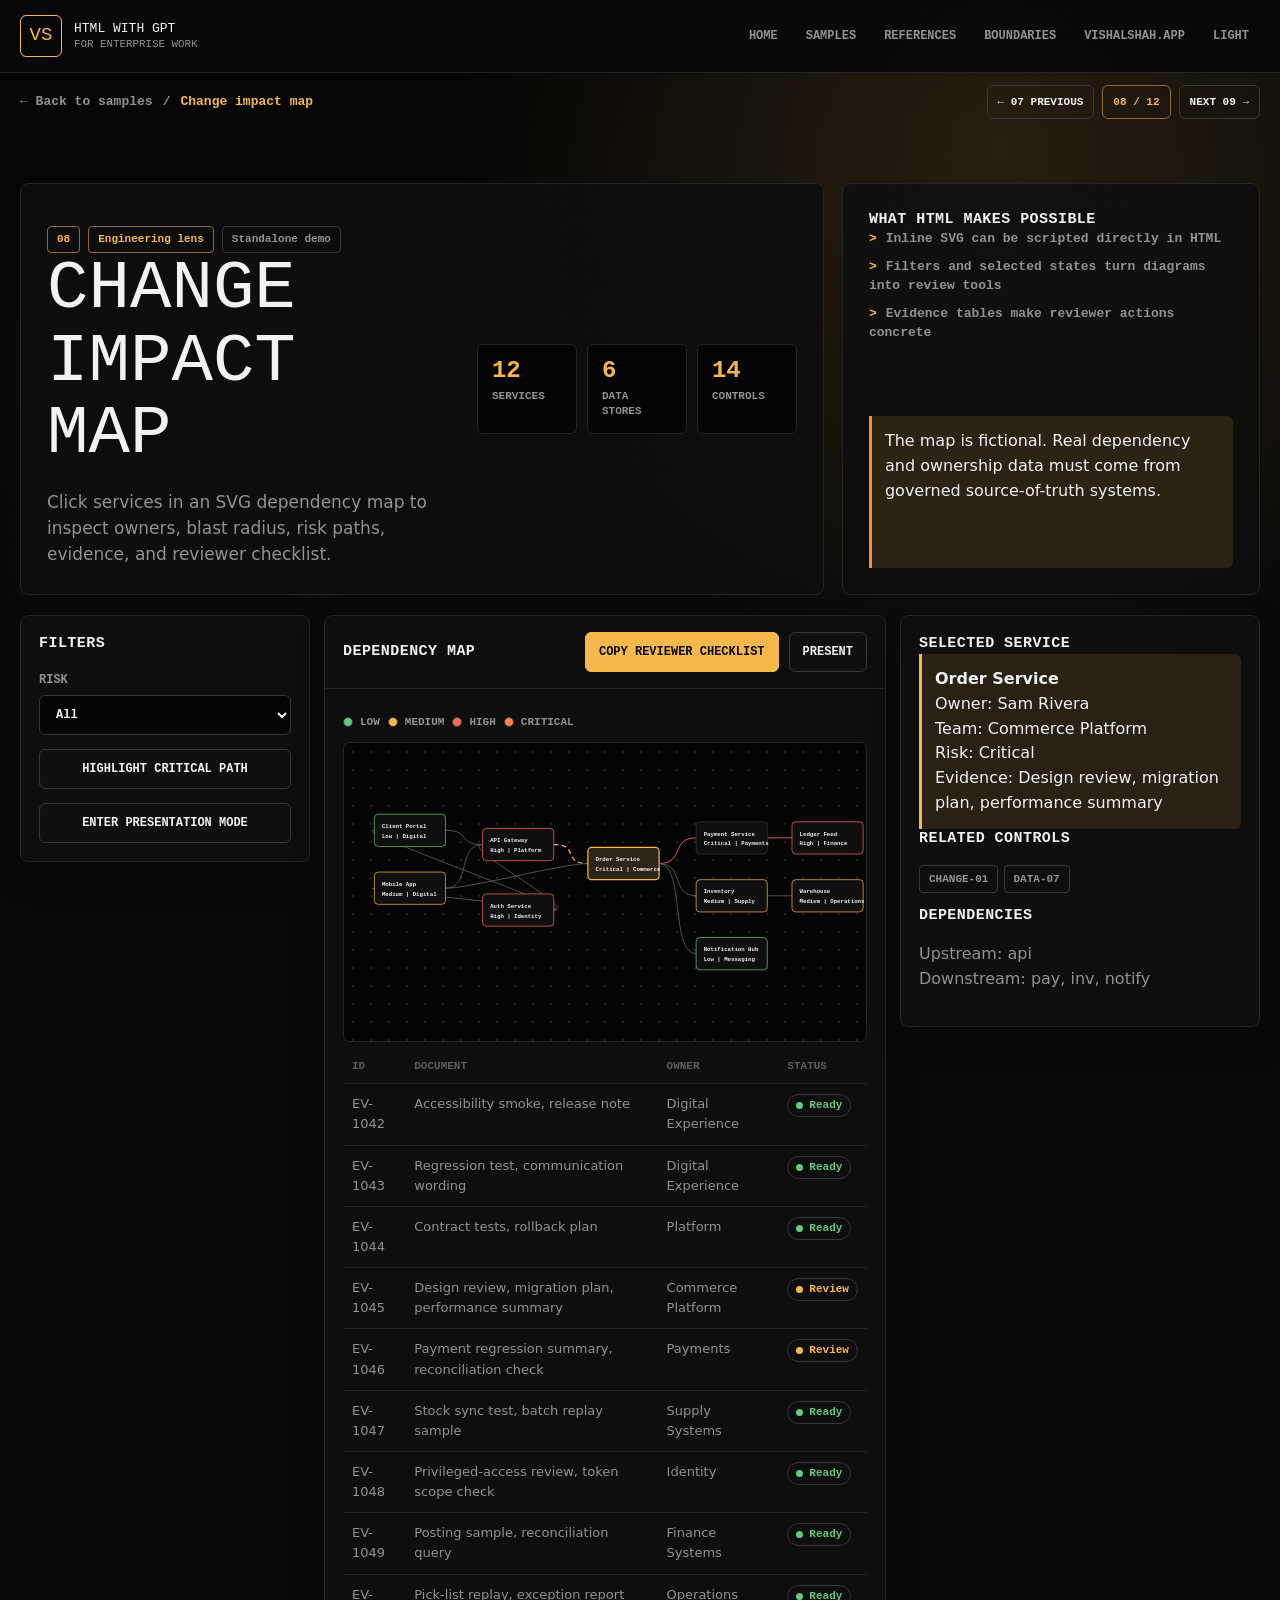
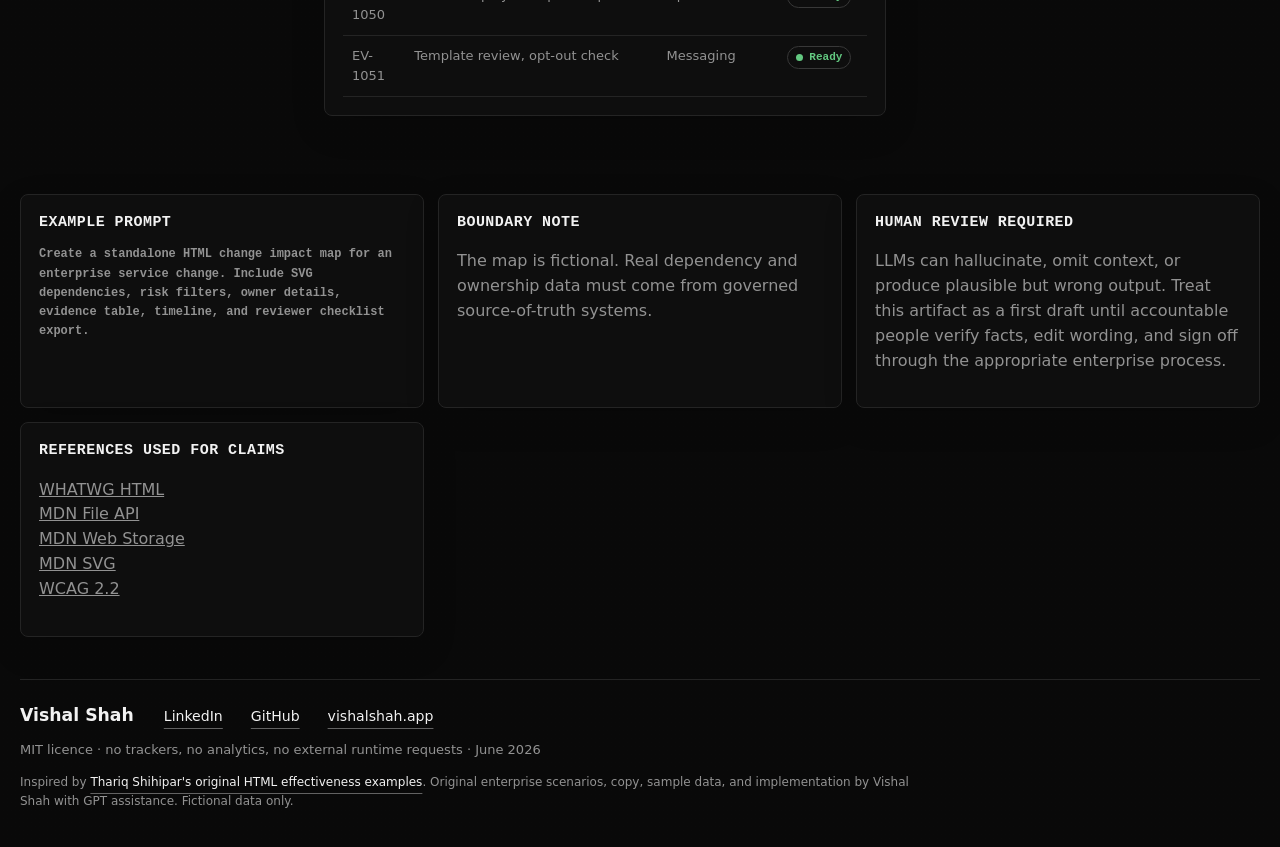
<file: samples/change-impact-map.html>
<!doctype html>
<html lang="en">
<head>
  <meta charset="utf-8">
  <meta name="viewport" content="width=device-width, initial-scale=1">
  <meta name="description" content="Click services in an SVG dependency map to inspect owners, blast radius, risk paths, evidence, and reviewer checklist.">
  <meta property="og:title" content="Change impact map | HTML with GPT for Enterprise Work">
  <meta property="og:description" content="Click services in an SVG dependency map to inspect owners, blast radius, risk paths, evidence, and reviewer checklist.">
  <meta property="og:type" content="article">
  <meta property="og:url" content="https://vishal8shah.github.io/HTML-with-GPT/samples/change-impact-map.html">
  <meta property="og:image" content="https://vishal8shah.github.io/HTML-with-GPT/assets/social-preview.png">
  <meta name="twitter:card" content="summary_large_image">
  <meta name="twitter:title" content="Change impact map | HTML with GPT for Enterprise Work">
  <meta name="twitter:description" content="Click services in an SVG dependency map to inspect owners, blast radius, risk paths, evidence, and reviewer checklist.">
  <meta name="twitter:image" content="https://vishal8shah.github.io/HTML-with-GPT/assets/social-preview.png">
  <meta name="theme-color" content="#080807">
  <link rel="canonical" href="https://vishal8shah.github.io/HTML-with-GPT/samples/change-impact-map.html">
  <link rel="icon" href="../favicon.svg" type="image/svg+xml">
  <link rel="alternate icon" href="/HTML-with-GPT/favicon.ico" sizes="any">
  <title>Change impact map | HTML with GPT for Enterprise Work</title>
  <style>
:root {
  color-scheme: dark;
  --bg: oklch(14% 0 0);
  --bg-2: oklch(11% 0 0);
  --surface: oklch(17% 0 0);
  --surface-2: oklch(20% 0 0);
  --ink: oklch(96% 0 0);
  --muted: oklch(66% 0 0);
  --faint: oklch(48% 0 0);
  --line: oklch(26% 0 0);
  --line-strong: oklch(34% 0 0);
  --accent: oklch(82% .14 78);
  --accent-2: #ffb43b;
  --accent-ink: oklch(14% 0 0);
  --blue: #62a8ff;
  --green: #63c981;
  --red: #ff6b57;
  --orange: #ff8b3d;
  --shadow: 0 24px 80px rgba(0, 0, 0, .38);
  --radius: 8px;
  --sans: Inter, ui-sans-serif, system-ui, -apple-system, "Segoe UI", Arial, sans-serif;
  --mono: "JetBrains Mono", "SFMono-Regular", Consolas, "Liberation Mono", Menlo, monospace;
}

html[data-theme="light"] {
  color-scheme: light;
  --bg: oklch(98.5% 0 0);
  --bg-2: oklch(96% 0 0);
  --surface: oklch(100% 0 0);
  --surface-2: oklch(94.5% 0 0);
  --ink: oklch(18% 0 0);
  --muted: oklch(45% 0 0);
  --faint: oklch(60% 0 0);
  --line: oklch(88% 0 0);
  --line-strong: oklch(76% 0 0);
  --accent: oklch(78% .14 78);
  --accent-2: #c68509;
  --accent-ink: oklch(18% 0 0);
  --shadow: 0 24px 70px rgba(0, 0, 0, .12);
}

* {
  box-sizing: border-box;
}

html {
  scroll-behavior: smooth;
}

body {
  margin: 0;
  min-width: 320px;
  background:
    radial-gradient(circle at 78% 6%, color-mix(in srgb, var(--accent) 14%, transparent), transparent 34rem),
    linear-gradient(180deg, var(--bg-2), var(--bg) 30rem),
    var(--bg);
  color: var(--ink);
  font-family: var(--sans);
  line-height: 1.55;
  -webkit-font-smoothing: antialiased;
  text-rendering: optimizeLegibility;
}

body::before {
  content: "";
  position: fixed;
  inset: 0;
  z-index: -1;
  opacity: .18;
  background-image:
    radial-gradient(circle, color-mix(in srgb, var(--line-strong) 55%, transparent) 1px, transparent 1.5px),
    linear-gradient(color-mix(in srgb, var(--line) 50%, transparent) 1px, transparent 1px),
    linear-gradient(90deg, color-mix(in srgb, var(--line) 50%, transparent) 1px, transparent 1px);
  background-size: 18px 18px, 36px 36px, 36px 36px;
  mask-image: linear-gradient(180deg, #000, transparent 78%);
}

a {
  color: inherit;
}

button,
input,
select,
textarea {
  font: inherit;
}

a:focus-visible,
button:focus-visible,
input:focus-visible,
select:focus-visible,
textarea:focus-visible {
  outline: 2px solid var(--accent);
  outline-offset: 3px;
}

.sample-shell {
  width: min(1440px, calc(100% - 40px));
  margin: 0 auto;
}

.sample-header {
  position: sticky;
  top: 0;
  z-index: 30;
  border-bottom: 1px solid var(--line);
  background: color-mix(in srgb, var(--bg) 88%, transparent);
  backdrop-filter: blur(18px);
}

.sample-nav {
  display: flex;
  align-items: center;
  justify-content: space-between;
  gap: 20px;
  min-height: 72px;
}

.brand {
  display: inline-flex;
  align-items: center;
  gap: 12px;
  color: var(--ink);
  font-family: var(--mono);
  text-decoration: none;
}

.brand-mark {
  display: grid;
  width: 42px;
  height: 42px;
  place-items: center;
  border: 1px solid var(--accent);
  border-radius: 6px;
  color: var(--accent);
  font-size: 19px;
}

.brand-text {
  display: grid;
  gap: 1px;
  font-size: 13px;
  line-height: 1.15;
  text-transform: uppercase;
}

.brand-text small {
  color: var(--muted);
}

.links {
  display: flex;
  align-items: center;
  justify-content: flex-end;
  gap: 6px;
}

.links a,
.links button {
  border: 0;
  border-radius: 6px;
  background: transparent;
  color: var(--muted);
  cursor: pointer;
  font: 800 12px/1 var(--mono);
  padding: 10px 11px;
  text-decoration: none;
  text-transform: uppercase;
}

.links a:hover,
.links button:hover {
  background: var(--surface);
  color: var(--accent);
}

.theme-toggle {
  display: inline-flex;
  align-items: center;
  gap: 9px;
  border: 1px solid var(--line-strong);
  border-radius: 999px;
  background: var(--surface);
  color: var(--muted);
  cursor: pointer;
  font: 700 12px/1 var(--mono);
  padding: 8px 11px;
  text-transform: uppercase;
}

.theme-toggle::before {
  content: "";
  width: 22px;
  height: 12px;
  border: 1px solid var(--accent);
  border-radius: 999px;
  background: linear-gradient(90deg, transparent 44%, var(--accent) 45%);
}

.sample-hero {
  display: grid;
  grid-template-columns: minmax(0, 1fr) minmax(360px, .52fr);
  gap: 18px;
  align-items: stretch;
  padding: 38px 0 20px;
}

.hero-panel,
.proof-panel {
  border: 1px solid var(--line);
  border-radius: var(--radius);
  background: color-mix(in srgb, var(--surface) 86%, transparent);
  padding: 26px;
}

.hero-panel {
  display: grid;
  grid-template-columns: minmax(0, 1fr) minmax(320px, .72fr);
  gap: 24px;
  align-items: center;
}

.crumb {
  display: flex;
  flex-wrap: wrap;
  gap: 10px;
  color: var(--muted);
  font: 700 13px/1.2 var(--mono);
}

.crumb a {
  color: var(--muted);
  text-decoration: none;
}

.crumb span:last-child {
  color: var(--accent);
}

.sample-subnav {
  display: flex;
  align-items: center;
  justify-content: space-between;
  gap: 18px;
  padding: 12px 0 26px;
}

.sample-pager {
  display: flex;
  align-items: center;
  flex-wrap: wrap;
  justify-content: flex-end;
  gap: 8px;
}

.sample-pager a,
.sample-pager span {
  display: inline-flex;
  align-items: center;
  min-height: 34px;
  border: 1px solid var(--line-strong);
  border-radius: 6px;
  color: var(--muted);
  font: 800 11px/1 var(--mono);
  padding: 9px 10px;
  text-decoration: none;
  text-transform: uppercase;
}

.sample-pager a {
  color: var(--ink);
}

.sample-pager a:hover {
  border-color: var(--accent);
  color: var(--accent);
}

.sample-pager span {
  border-color: color-mix(in srgb, var(--accent) 48%, var(--line));
  color: var(--accent);
}

.sample-hero h1 {
  margin: 0;
  font-family: var(--mono);
  font-size: clamp(38px, 5.4vw, 74px);
  font-weight: 500;
  line-height: 1.05;
  letter-spacing: 0;
  text-transform: uppercase;
}

.sample-hero p {
  max-width: 760px;
  margin: 18px 0 0;
  color: var(--muted);
  font-size: 17px;
}

.hero-stats {
  display: grid;
  grid-template-columns: repeat(3, minmax(0, 1fr));
  gap: 10px;
}

.stat {
  border: 1px solid var(--line);
  border-radius: 6px;
  background: var(--bg-2);
  padding: 14px;
}

.stat strong {
  display: block;
  color: var(--accent);
  font: 800 24px/1 var(--mono);
}

.stat span {
  display: block;
  margin-top: 6px;
  color: var(--muted);
  font: 700 11px/1.35 var(--mono);
  text-transform: uppercase;
}

.proof-panel {
  display: grid;
  gap: 22px;
}

.proof-panel h2,
.workspace h2,
.panel h2,
.panel h3 {
  margin: 0;
  font: 700 15px/1.35 var(--mono);
  letter-spacing: .03em;
  text-transform: uppercase;
}

.proof-list {
  display: grid;
  gap: 9px;
  color: var(--muted);
  font: 600 13px/1.45 var(--mono);
}

.proof-list span::before {
  content: ">";
  color: var(--accent);
  margin-right: 9px;
}

.badge-row {
  display: flex;
  flex-wrap: wrap;
  gap: 8px;
  margin-top: 16px;
}

.badge {
  border: 1px solid var(--line-strong);
  border-radius: 4px;
  color: var(--muted);
  font: 800 11px/1 var(--mono);
  padding: 7px 9px;
}

.badge.good {
  border-color: color-mix(in srgb, var(--accent) 48%, var(--line));
  color: var(--accent);
}

.app-grid {
  display: grid;
  grid-template-columns: 290px minmax(0, 1fr) 360px;
  gap: 14px;
  align-items: start;
  padding: 0 0 78px;
}

.panel,
.workspace {
  border: 1px solid var(--line);
  border-radius: var(--radius);
  background: color-mix(in srgb, var(--surface) 88%, transparent);
  box-shadow: 0 12px 34px rgba(0, 0, 0, .16);
}

.panel {
  padding: 18px;
}

.workspace {
  min-height: 620px;
  overflow: hidden;
}

.workspace-head,
.panel-head {
  display: flex;
  align-items: center;
  justify-content: space-between;
  gap: 16px;
  border-bottom: 1px solid var(--line);
  padding: 16px 18px;
}

.workspace-body {
  padding: 18px;
}

.control-group {
  display: grid;
  gap: 14px;
  margin-top: 18px;
}

.control-group button.active {
  border-color: var(--accent);
  background: color-mix(in srgb, var(--accent) 12%, var(--surface));
  color: var(--accent);
}

label,
.label {
  display: grid;
  gap: 7px;
  color: var(--muted);
  font: 760 12px/1.35 var(--mono);
  text-transform: uppercase;
}

input,
select,
textarea {
  width: 100%;
  border: 1px solid var(--line-strong);
  border-radius: 6px;
  background: var(--bg-2);
  color: var(--ink);
  padding: 11px 12px;
}

input[type="range"] {
  accent-color: var(--accent);
}

textarea {
  min-height: 130px;
  resize: vertical;
}

button,
.button {
  display: inline-flex;
  align-items: center;
  justify-content: center;
  gap: 8px;
  min-height: 40px;
  border: 1px solid var(--line-strong);
  border-radius: 6px;
  background: var(--surface);
  color: var(--ink);
  cursor: pointer;
  font: 820 12px/1 var(--mono);
  padding: 10px 13px;
  text-decoration: none;
  text-transform: uppercase;
}

button.primary,
.button.primary {
  border-color: var(--accent);
  background: var(--accent);
  color: var(--accent-ink);
}

button:hover,
.button:hover {
  border-color: var(--accent);
}

.toolbar {
  display: flex;
  flex-wrap: wrap;
  gap: 10px;
}

.tabs {
  display: flex;
  flex-wrap: wrap;
  gap: 8px;
}

.tabs button.active {
  border-color: var(--accent);
  color: var(--accent);
}

.cards {
  display: grid;
  grid-template-columns: repeat(3, minmax(0, 1fr));
  gap: 12px;
}

.mini-card {
  border: 1px solid var(--line);
  border-radius: 6px;
  background: var(--bg-2);
  padding: 15px;
}

.mini-card.selected {
  border-color: var(--accent);
  background: color-mix(in srgb, var(--accent) 12%, var(--surface));
}

.mini-card h3 {
  margin: 0 0 8px;
  font: 700 16px/1.3 var(--mono);
  text-transform: none;
}

.mini-card p {
  margin: 0;
  color: var(--muted);
  font-size: 13px;
}

.metric {
  display: flex;
  align-items: center;
  justify-content: space-between;
  gap: 12px;
  border-bottom: 1px solid var(--line);
  padding: 10px 0;
}

.metric:last-child {
  border-bottom: 0;
}

.meter {
  height: 10px;
  border-radius: 999px;
  background: var(--line);
  overflow: hidden;
}

.meter span {
  display: block;
  height: 100%;
  border-radius: inherit;
  background: linear-gradient(90deg, var(--accent), var(--green));
}

.data-table,
table {
  width: 100%;
  border-collapse: collapse;
  font-size: 13px;
}

th,
td {
  border-bottom: 1px solid var(--line);
  padding: 10px 9px;
  text-align: left;
  vertical-align: top;
}

th {
  color: var(--faint);
  font: 800 11px/1.25 var(--mono);
  text-transform: uppercase;
}

td {
  color: var(--muted);
}

td strong {
  color: var(--ink);
}

.status {
  display: inline-flex;
  align-items: center;
  gap: 6px;
  border: 1px solid var(--line-strong);
  border-radius: 999px;
  color: var(--muted);
  font: 800 11px/1 var(--mono);
  padding: 5px 8px;
}

.status::before {
  content: "";
  width: 7px;
  height: 7px;
  border-radius: 50%;
  background: currentColor;
}

.status.high,
.status.critical,
.status.blocked,
.status.missing {
  color: var(--red);
}

.status.medium,
.status.review,
.status.draft {
  color: var(--accent);
}

.status.low,
.status.ready,
.status.accepted,
.status.done {
  color: var(--green);
}

.note {
  border-left: 3px solid var(--accent);
  border-radius: 0 6px 6px 0;
  background: color-mix(in srgb, var(--accent) 12%, transparent);
  color: var(--ink);
  padding: 13px;
}

.note.warning {
  border-left-color: var(--orange);
}

.note.danger {
  border-left-color: var(--red);
  background: color-mix(in srgb, var(--red) 11%, transparent);
}

.output {
  border: 1px solid var(--line);
  border-radius: 6px;
  background: var(--bg-2);
  color: var(--ink);
  font: 650 12px/1.55 var(--mono);
  min-height: 190px;
  overflow: auto;
  padding: 14px;
  white-space: pre-wrap;
}

.diagram {
  width: 100%;
  min-height: 300px;
  border: 1px solid var(--line);
  border-radius: 6px;
  background:
    radial-gradient(circle, color-mix(in srgb, var(--line-strong) 58%, transparent) 1px, transparent 1.5px),
    var(--bg-2);
  background-size: 18px 18px;
}

.diagram text {
  fill: var(--ink);
  font: 750 12px var(--mono);
  pointer-events: none;
}

.diagram .node {
  fill: var(--surface);
  stroke: var(--line-strong);
  stroke-width: 1.5;
  cursor: pointer;
}

.diagram .node.active {
  fill: color-mix(in srgb, var(--accent) 13%, var(--surface));
  stroke: var(--accent);
  stroke-width: 2.5;
}

.diagram .node.high {
  stroke: var(--red);
}

.diagram .node.medium {
  stroke: var(--accent);
}

.diagram .node.low {
  stroke: var(--green);
}

.diagram .line {
  fill: none;
  stroke: var(--faint);
  stroke-width: 1.8;
}

.diagram .line.hot {
  stroke: var(--accent);
  stroke-width: 2.6;
}

.diagram .line.danger {
  stroke: var(--red);
}

.diagram .line.dashed {
  stroke-dasharray: 5 5;
}

.impact-presentation-active .app-grid {
  grid-template-columns: 1fr;
}

.impact-presentation-active [data-controls],
.impact-presentation-active [data-inspector] {
  display: none;
}

.impact-presentation-active .workspace {
  min-height: 760px;
}

.impact-presenter-shell {
  display: grid;
  gap: 16px;
}

.impact-presenter-top {
  display: flex;
  justify-content: space-between;
  gap: 18px;
  align-items: flex-start;
  padding: 16px;
  border: 1px solid color-mix(in srgb, var(--accent) 45%, var(--line));
  border-radius: 8px;
  background:
    linear-gradient(135deg, color-mix(in srgb, var(--accent) 10%, transparent), transparent 44%),
    var(--bg-2);
}

.impact-presenter-top span,
.panel-label {
  display: block;
  color: var(--accent);
  font: 850 11px/1.2 var(--mono);
  letter-spacing: .08em;
  text-transform: uppercase;
}

.impact-presenter-top h2 {
  margin: 7px 0 0;
  color: var(--ink);
  font-size: clamp(30px, 5vw, 56px);
  letter-spacing: -0.04em;
  line-height: .95;
}

.impact-presenter-actions {
  display: flex;
  flex-wrap: wrap;
  gap: 8px;
  justify-content: flex-end;
}

.impact-presenter {
  display: grid;
  grid-template-columns: minmax(180px, 220px) minmax(0, 1fr);
  gap: 14px;
}

.impact-slide-rail {
  display: grid;
  align-content: start;
  gap: 8px;
}

.impact-slide-button {
  display: grid;
  grid-template-columns: auto minmax(0, 1fr);
  gap: 10px;
  align-items: center;
  min-height: 62px;
  padding: 12px;
  border: 1px solid var(--line);
  border-radius: 8px;
  background: var(--bg-2);
  color: var(--muted);
  text-align: left;
}

.impact-slide-button span {
  display: grid;
  place-items: center;
  width: 32px;
  height: 32px;
  border: 1px solid var(--line-strong);
  border-radius: 999px;
  color: var(--accent);
  font: 900 11px/1 var(--mono);
}

.impact-slide-button.active {
  border-color: color-mix(in srgb, var(--accent) 62%, var(--line));
  background: color-mix(in srgb, var(--accent) 12%, var(--bg-2));
  color: var(--ink);
}

.impact-stage {
  display: grid;
  grid-template-columns: minmax(0, 1.55fr) minmax(240px, .45fr);
  grid-template-areas:
    "map inspector"
    "evidence notes";
  gap: 14px;
}

.impact-map-card,
.impact-inspector,
.impact-evidence-drawer,
.impact-notes {
  border: 1px solid var(--line);
  border-radius: 8px;
  background:
    linear-gradient(180deg, color-mix(in srgb, var(--surface) 88%, transparent), var(--bg-2));
  box-shadow: 0 18px 70px color-mix(in srgb, #000 20%, transparent);
}

.impact-map-card {
  position: relative;
  grid-area: map;
  overflow: hidden;
}

.impact-map-card::before {
  content: "";
  position: absolute;
  inset: 0;
  pointer-events: none;
  background: radial-gradient(circle at 50% 42%, color-mix(in srgb, var(--accent) 13%, transparent), transparent 48%);
}

.impact-map {
  position: relative;
  min-height: 430px;
  border: 0;
  border-radius: 8px;
  background:
    radial-gradient(circle, color-mix(in srgb, var(--line-strong) 58%, transparent) 1px, transparent 1.5px),
    color-mix(in srgb, var(--bg-2) 82%, #000);
  background-size: 20px 20px;
}

.diagram .node.spotlight {
  filter: drop-shadow(0 0 14px color-mix(in srgb, var(--accent) 75%, transparent));
}

.diagram .line.critical {
  stroke-dasharray: 10 7;
  animation: dashFlow 1.6s linear infinite;
}

.impact-inspector {
  grid-area: inspector;
  padding: 16px;
}

.impact-inspector .note,
.impact-notes p {
  margin-top: 12px;
}

.muted-text {
  color: var(--muted);
}

.impact-evidence-drawer {
  grid-area: evidence;
  padding: 16px;
  animation: drawerReveal .28s ease both;
}

.impact-notes {
  grid-area: notes;
  padding: 16px;
}

.impact-notes p {
  color: var(--ink);
  font-size: 14px;
}

.impact-timeline {
  display: grid;
  grid-template-columns: repeat(7, minmax(0, 1fr));
  gap: 8px;
  margin: 0;
  padding: 0;
  list-style: none;
}

.impact-timeline-step {
  display: grid;
  gap: 8px;
  min-height: 74px;
  padding: 12px;
  border: 1px solid var(--line);
  border-radius: 8px;
  background: var(--bg-2);
  color: var(--muted);
  font: 800 11px/1.25 var(--mono);
}

.impact-timeline-step span {
  display: grid;
  place-items: center;
  width: 24px;
  height: 24px;
  border: 1px solid var(--line-strong);
  border-radius: 999px;
}

.impact-timeline-step.complete {
  color: var(--ink);
  border-color: color-mix(in srgb, var(--accent) 42%, var(--line));
}

.impact-timeline-step.current {
  background: color-mix(in srgb, var(--accent) 12%, var(--bg-2));
}

@keyframes dashFlow {
  to {
    stroke-dashoffset: -34;
  }
}

@keyframes drawerReveal {
  from {
    opacity: 0;
    transform: translateY(8px);
  }

  to {
    opacity: 1;
    transform: translateY(0);
  }
}

.matrix {
  display: grid;
  grid-template-columns: repeat(5, minmax(0, 1fr));
  gap: 6px;
}

.matrix-cell {
  display: grid;
  min-height: 58px;
  place-items: center;
  border: 1px solid var(--line);
  border-radius: 5px;
  background: var(--bg-2);
  color: var(--muted);
  font: 800 12px/1 var(--mono);
}

.matrix-cell.active {
  border-color: var(--accent);
  background: color-mix(in srgb, var(--accent) 16%, transparent);
  color: var(--accent);
}

.heatmap {
  display: grid;
  grid-template-columns: repeat(5, 1fr);
  gap: 5px;
}

.heatmap span {
  min-height: 28px;
  border: 1px solid var(--line);
  border-radius: 4px;
}

.timeline {
  position: relative;
  display: grid;
  gap: 12px;
}

.event {
  display: grid;
  grid-template-columns: 76px minmax(0, 1fr);
  gap: 14px;
  border: 1px solid var(--line);
  border-radius: 6px;
  background: var(--bg-2);
  padding: 14px;
}

.event time {
  color: var(--accent);
  font: 800 13px/1 var(--mono);
}

.event p {
  margin: 4px 0 0;
  color: var(--muted);
}

.toggle-row {
  display: flex;
  align-items: center;
  justify-content: space-between;
  gap: 14px;
  border-bottom: 1px solid var(--line);
  padding: 13px 0;
}

.switch {
  position: relative;
  width: 54px;
  height: 30px;
  flex: 0 0 auto;
}

.switch input {
  position: absolute;
  opacity: 0;
}

.slider {
  position: absolute;
  inset: 0;
  border-radius: 999px;
  background: var(--line-strong);
  cursor: pointer;
}

.slider::after {
  content: "";
  position: absolute;
  top: 4px;
  left: 4px;
  width: 22px;
  height: 22px;
  border-radius: 50%;
  background: var(--ink);
  transition: transform 160ms ease;
}

.switch input:checked + .slider {
  background: var(--accent);
}

.switch input:checked + .slider::after {
  transform: translateX(24px);
  background: var(--accent-ink);
}

.artifact-sections {
  display: grid;
  grid-template-columns: repeat(3, minmax(0, 1fr));
  gap: 14px;
  padding: 0 0 42px;
}

.artifact-sections .panel {
  min-height: 210px;
}

.artifact-sections p {
  color: var(--muted);
}

.prompt {
  font: 650 12px/1.6 var(--mono);
  white-space: pre-wrap;
}

.footer-note {
  border-top: 1px solid var(--line);
  padding: 26px 0 36px;
  color: var(--muted);
  font-size: 13px;
}

.footer-signature {
  display: grid;
  gap: 13px;
}

.signature-row {
  display: flex;
  flex-wrap: wrap;
  align-items: baseline;
  gap: 10px clamp(16px, 2.4vw, 30px);
}

.signature-name {
  color: var(--ink);
  font: 800 clamp(15px, 1.35vw, 18px)/1.1 var(--sans);
}

.signature-links {
  display: flex;
  flex-wrap: wrap;
  gap: 10px clamp(16px, 2.4vw, 28px);
  font-size: clamp(13px, 1.1vw, 15px);
}

.signature-meta {
  margin: 0;
  max-width: 920px;
  font-size: 13px;
  line-height: 1.5;
}

.signature-credit {
  margin: 0;
  max-width: 920px;
  font-size: 12px;
  line-height: 1.6;
}

.footer-note a,
.signature-credit a {
  color: var(--ink);
  text-decoration-color: color-mix(in oklch, var(--muted), transparent 35%);
  text-underline-offset: 7px;
}

.footer-note a:hover,
.signature-credit a:hover {
  color: var(--accent);
  text-decoration-color: var(--accent);
}

@media (max-width: 1180px) {
  .sample-hero,
  .hero-panel,
  .app-grid,
  .artifact-sections,
  .impact-presenter,
  .impact-stage {
    grid-template-columns: 1fr;
  }

  .workspace {
    min-height: 0;
  }

  .impact-stage {
    grid-template-areas:
      "map"
      "inspector"
      "evidence"
      "notes";
  }

  .impact-slide-rail,
  .impact-timeline {
    grid-template-columns: repeat(3, minmax(180px, 1fr));
    overflow-x: auto;
  }
}

@media (max-width: 760px) {
  .sample-shell {
    width: min(100% - 28px, 1440px);
  }

  .sample-nav {
    align-items: flex-start;
    flex-direction: column;
    gap: 12px;
    padding: 14px 0;
  }

  .links {
    width: 100%;
    justify-content: flex-start;
    overflow-x: auto;
    padding-bottom: 3px;
  }

  .links a,
  .links button {
    flex: 0 0 auto;
    font-size: 11px;
  }

  .sample-hero {
    padding-top: 24px;
  }

  .sample-subnav {
    align-items: flex-start;
    flex-direction: column;
  }

  .sample-pager {
    width: 100%;
    justify-content: flex-start;
  }

  .hero-panel,
  .proof-panel,
  .panel,
  .workspace-body {
    padding: 14px;
  }

  .sample-hero h1 {
    font-size: clamp(34px, 10vw, 46px);
  }

  .hero-stats,
  .cards {
    grid-template-columns: 1fr;
  }

  .workspace-head,
  .panel-head {
    align-items: flex-start;
    flex-direction: column;
  }

  .impact-presentation-active .workspace {
    min-height: 0;
  }

  .impact-presenter-top {
    flex-direction: column;
  }

  .impact-presenter-actions {
    justify-content: flex-start;
  }

  .impact-slide-rail,
  .impact-timeline {
    grid-template-columns: 1fr;
  }

  .impact-map {
    min-height: 320px;
  }
}

@media (prefers-reduced-motion: reduce) {
  *,
  *::before,
  *::after {
    scroll-behavior: auto !important;
    transition-duration: 0.01ms !important;
    animation-duration: 0.01ms !important;
    animation-iteration-count: 1 !important;
  }

  .diagram .line.critical {
    stroke-dasharray: 0;
  }
}

.skip-link {
  position: fixed;
  left: 16px;
  top: 16px;
  z-index: 100;
  transform: translateY(-160%);
  border: 1px solid var(--accent);
  border-radius: 6px;
  background: var(--bg);
  color: var(--accent);
  font: 800 12px/1 var(--mono);
  padding: 12px 14px;
  text-decoration: none;
}

.skip-link:focus {
  transform: translateY(0);
}

.legend {
  display: flex;
  flex-wrap: wrap;
  gap: 8px;
  margin: 10px 0 14px;
}

.legend-item {
  display: inline-flex;
  align-items: center;
  gap: 7px;
  color: var(--muted);
  font: 800 11px/1 var(--mono);
  text-transform: uppercase;
}

.legend-dot {
  width: 10px;
  height: 10px;
  border-radius: 999px;
  border: 1px solid var(--line-strong);
  background: var(--faint);
}

.legend-dot.low,
.risk-band.low {
  background: var(--green);
}

.legend-dot.medium,
.risk-band.medium {
  background: var(--accent);
}

.legend-dot.high,
.risk-band.high {
  background: var(--red);
}

.legend-dot.critical,
.risk-band.critical {
  background: color-mix(in srgb, var(--red) 70%, var(--accent));
}

.contribution-grid,
.triple-bars,
.branch-panel {
  display: grid;
  gap: 8px;
  margin-top: 12px;
}

.contribution-row,
.triple-row {
  display: grid;
  grid-template-columns: minmax(90px, .35fr) minmax(0, 1fr) auto;
  gap: 10px;
  align-items: center;
  color: var(--muted);
  font: 750 11px/1.2 var(--mono);
  text-transform: uppercase;
}

.risk-band {
  display: inline-flex;
  align-items: center;
  justify-content: center;
  min-width: 90px;
  border-radius: 999px;
  color: var(--accent-ink);
  font: 900 11px/1 var(--mono);
  padding: 7px 10px;
  text-transform: uppercase;
}

textarea.response-editor,
textarea.why-editor {
  min-height: 150px;
}

.diff-line {
  display: block;
  border-left: 3px solid transparent;
  color: var(--muted);
  font-family: var(--mono);
  padding: 4px 8px;
  transition: background .2s ease, border-color .2s ease, color .2s ease, opacity .2s ease;
}

.diff-line.highlight {
  border-left-color: var(--accent);
  background: color-mix(in srgb, var(--accent) 10%, transparent);
  color: var(--ink);
}

.diff-line.muted {
  color: var(--faint);
  opacity: .52;
}

.diff-line.context {
  color: var(--faint);
}

.finding-list {
  display: grid;
  gap: 10px;
}

.finding-button {
  width: 100%;
  border: 1px solid var(--line);
  border-radius: 8px;
  background: var(--surface);
  color: var(--ink);
  cursor: pointer;
  padding: 12px;
  text-align: left;
}

.finding-button[aria-pressed="true"] {
  border-color: var(--accent);
  background: color-mix(in srgb, var(--accent) 10%, var(--surface));
}

.finding-button strong,
.finding-button span {
  display: block;
}

.finding-button span {
  margin-top: 6px;
  color: var(--muted);
  font: 600 12px/1.45 var(--mono);
}

.type-badge {
  margin-left: 6px;
  border: 1px solid var(--line-strong);
  border-radius: 999px;
  color: var(--accent);
  font: 800 10px/1 var(--mono);
  padding: 3px 6px;
  text-transform: uppercase;
}

.csv-notice {
  margin: 0 0 12px;
}


.panel,
.workspace,
.workspace-body,
.mini-card,
.note,
.output {
  min-width: 0;
}

.diagram,
table,
.output {
  max-width: 100%;
}

table {
  width: 100%;
}
@media print {
  .sample-header,
  .sample-subnav,
  [data-controls],
  .workspace-head .toolbar,
  .artifact-sections,
  .footer-note {
    display: none !important;
  }

  body {
    background: #fff !important;
    color: #111 !important;
  }

  .app-grid,
  .workspace,
  .workspace-body {
    display: block !important;
    border: 0 !important;
    box-shadow: none !important;
  }
}
  </style>
</head>
<body data-sample="change-impact-map">
  <div data-sample-root></div>
  <script>
const SAMPLES = {
  "decision-brief-explorer": {
    number: "01",
    lens: "Business lens",
    title: "Decision brief explorer",
    summary: "Compare fictional options, tune criteria weights, inspect stakeholder impact, and export a concise recommendation draft.",
    stats: [["3", "Options"], ["5", "Criteria"], ["8", "Stakeholders"]],
    proof: ["Forms update the decision model instantly", "CSS meters and SVG make trade-offs visible", "Clipboard/download actions create a portable brief"],
    boundary: "This structures a human decision review. It does not validate facts, authorize spend, or replace governance forums.",
    prompt: "Create a self-contained HTML decision brief explorer for three enterprise options. Include weighted criteria, stakeholder impact, a recommendation draft, export actions, and a clear boundary that it is not a sign-off record.",
    type: "decision"
  },
  "meeting-action-tracker": {
    number: "02",
    lens: "Business lens",
    title: "Meeting action tracker",
    summary: "Turn a fictional meeting into owner-filtered actions, due-date timeline, decisions, and a copyable follow-up note.",
    stats: [["9", "Actions"], ["4", "Owners"], ["3", "Decisions"]],
    proof: ["Checkboxes persist locally in the browser", "Filters and timelines make follow-up easier to scan", "Generated text can be copied into official tools after review"],
    boundary: "This is not a system of record. Real actions belong in the official workflow, ticketing, or collaboration platform.",
    prompt: "Create a standalone HTML meeting action tracker for an enterprise review meeting. Include owners, due dates, statuses, decisions, filters, local state, a timeline, and a follow-up export.",
    type: "meeting"
  },
  "policy-process-navigator": {
    number: "03",
    lens: "Business lens",
    title: "Policy/process navigator",
    summary: "Select a role and goal to reveal relevant process steps, linked controls, escalation points, and RACI guidance.",
    stats: [["4", "Roles"], ["12", "Steps"], ["7", "Controls"]],
    proof: ["Native controls can reveal role-specific process paths", "Inline SVG can make handoffs and review paths readable", "Tables keep ownership and control context close to the workflow"],
    boundary: "Policy owners must validate all content. This demo does not interpret policy or provide official advice.",
    prompt: "Create a public-safe HTML process navigator for enterprise users. Include role and goal selectors, a process diagram, controls, RACI, escalation points, and a policy-owner validation boundary.",
    type: "policy"
  },
  "csv-triage-workspace": {
    number: "04",
    lens: "Business lens",
    title: "CSV triage workspace",
    summary: "Paste or upload fictional CSV data, profile quality, filter rows, flag anomalies, and export a cleaned view.",
    stats: [["18", "Rows"], ["5", "Fields"], ["4", "Issues"]],
    proof: ["The File API lets a static page read local files selected by the user", "JavaScript can profile and filter rows in the browser", "Export patterns create a reviewed working copy"],
    boundary: "Do not use sensitive data without explicit enterprise permission. This is not a governed data platform or data-quality control.",
    prompt: "Create a self-contained HTML CSV triage workspace. It should read pasted or uploaded CSV, profile missing values, filter by risk, flag anomalies, show charts, and export cleaned data.",
    type: "csv"
  },
  "risk-acceptance-brief": {
    number: "05",
    lens: "Business lens",
    title: "Risk acceptance brief",
    summary: "Draft a risk note with a 5x5 matrix, control checklist, mitigation timeline, and explicit human-review caveats.",
    stats: [["25", "Matrix cells"], ["6", "Controls"], ["4", "Milestones"]],
    proof: ["Forms create structured risk drafts", "Matrix visuals make likelihood and impact visible", "Print/download actions turn the artifact into a review pack"],
    boundary: "This is not risk acceptance, official evidence, legal advice, or a sign-off. It is a draft aid for accountable humans.",
    prompt: "Create a standalone HTML risk acceptance brief for fictional enterprise risk. Include a 5x5 matrix, mitigations, controls, residual risk, review path, export, and no-formal-evidence boundary.",
    type: "risk"
  },
  "customer-conversation-simulator": {
    number: "06",
    lens: "Business lens",
    title: "Customer conversation simulator",
    summary: "Practice response framing for fictional customer scenarios with tone comparison, branching next steps, and a quality checklist.",
    stats: [["4", "Scenarios"], ["3", "Tones"], ["6", "Checks"]],
    proof: ["Branching UI can simulate realistic review practice", "HTML keeps scenario, response, and checklist visible together", "Copy actions preserve the draft while keeping policy boundaries clear"],
    boundary: "This does not represent real customers, policy advice, formal communication sign-off, or AI output assurance.",
    prompt: "Create a customer conversation simulator as one HTML file. Use fictional scenarios, tone selectors, branching response drafts, communication checklist, and safe-language boundaries.",
    type: "conversation"
  },
  "architecture-decision-record": {
    number: "07",
    lens: "Engineering lens",
    title: "Architecture decision record",
    summary: "Compare architecture options, inspect target-state diagrams, capture consequences, and export an ADR-shaped draft.",
    stats: [["3", "Options"], ["9", "Forces"], ["1", "Draft ADR"]],
    proof: ["Option scorecards make ADR trade-offs inspectable", "SVG diagrams connect current and target architectures", "Generated text can follow a familiar ADR structure"],
    boundary: "Engineering leads still own design review, threat modeling, human sign-off, and implementation.",
    prompt: "Create a self-contained HTML architecture decision record for an enterprise team. Include options, scoring, architecture diagram, consequences, guardrails, and ADR export.",
    type: "adr"
  },
  "change-impact-map": {
    number: "08",
    lens: "Engineering lens",
    title: "Change impact map",
    summary: "Click services in an SVG dependency map to inspect owners, blast radius, risk paths, evidence, and reviewer checklist.",
    stats: [["12", "Services"], ["6", "Data stores"], ["14", "Controls"]],
    proof: ["Inline SVG can be scripted directly in HTML", "Filters and selected states turn diagrams into review tools", "Evidence tables make reviewer actions concrete"],
    boundary: "The map is fictional. Real dependency and ownership data must come from governed source-of-truth systems.",
    prompt: "Create a standalone HTML change impact map for an enterprise service change. Include SVG dependencies, risk filters, owner details, evidence table, timeline, and reviewer checklist export.",
    type: "impact"
  },
  "pull-request-reviewer-aid": {
    number: "09",
    lens: "Engineering lens",
    title: "Pull request reviewer aid",
    summary: "Inspect a fictional annotated diff, filter findings by severity, check ownership, and copy a focused review summary.",
    stats: [["7", "Findings"], ["4", "Files"], ["5", "Checks"]],
    proof: ["HTML can present code review focus without burying signal in a long comment", "Filters and checklists help reviewers scan by risk", "Copy/export actions preserve a compact review note"],
    boundary: "This does not replace code review, tests, security review, or reviewer accountability.",
    prompt: "Create a public-safe HTML pull request reviewer aid. Include an annotated diff mock, severity filters, ownership matrix, checklist, and copyable review summary.",
    type: "pr"
  },
  "incident-timeline": {
    number: "10",
    lens: "Engineering lens",
    title: "Incident timeline",
    summary: "Build a multi-lane incident narrative with event filters, five-whys, remediation board, and exportable postmortem draft.",
    stats: [["11", "Events"], ["5", "Whys"], ["6", "Actions"]],
    proof: ["Local forms and DOM updates turn a narrative into an inspectable timeline", "Filtering by event type supports live facilitation", "Generated postmortem text remains editable and bounded"],
    boundary: "Official incident records belong in operational systems with timestamps, ownership, and retention controls.",
    prompt: "Create a self-contained HTML incident timeline for a fictional enterprise outage. Include multi-lane events, filters, five-whys, remediation actions, and postmortem export.",
    type: "incident"
  },
  "control-evidence-pack": {
    number: "11",
    lens: "Engineering lens",
    title: "Control evidence pack",
    summary: "Track fictional evidence items, readiness status, control coverage, heatmap, and a draft review-pack view.",
    stats: [["14", "Evidence items"], ["8", "Controls"], ["4", "Owners"]],
    proof: ["Tables and status controls make evidence readiness visible", "Heatmaps make gaps easier to discuss", "Print/export patterns create a review pack without claiming formal evidence"],
    boundary: "This is not a formal evidence claim. Evidence validity requires official controls, source systems, and review process.",
    prompt: "Create a static HTML control evidence pack for a fictional enterprise engineering change. Include readiness status, owners, controls, heatmap, print view, export, and no-formal-evidence boundary.",
    type: "control"
  },
  "feature-flag-risk-editor": {
    number: "12",
    lens: "Engineering lens",
    title: "Feature-flag risk editor",
    summary: "Toggle fictional feature flags, inspect dependencies, calculate blast-radius risk, view rollout stages, and export a JSON diff.",
    stats: [["8", "Flags"], ["5", "Dependencies"], ["4", "Stages"]],
    proof: ["Local state can simulate rollout choices safely", "Dependency checks make hidden risk visible", "JSON export demonstrates a reviewable change payload"],
    boundary: "This does not change production flags. Real changes need identity, authorization, logging, human sign-off, and rollback controls.",
    prompt: "Create a feature-flag risk editor as one HTML artifact. Include toggle matrix, dependency graph, blast-radius scoring, staged rollout plan, JSON diff export, and production-change boundary.",
    type: "flags"
  }
};

const root = document.querySelector("[data-sample-root]");
const sampleId = document.body.dataset.sample;
const sample = SAMPLES[sampleId] || SAMPLES["decision-brief-explorer"];
const SAMPLE_ORDER = Object.keys(SAMPLES);

function $(selector, scope = document) {
  return scope.querySelector(selector);
}

function $$(selector, scope = document) {
  return Array.from(scope.querySelectorAll(selector));
}

function escapeHtml(value) {
  return String(value ?? "")
    .replaceAll("&", "&amp;")
    .replaceAll("<", "&lt;")
    .replaceAll(">", "&gt;")
    .replaceAll('"', "&quot;")
    .replaceAll("'", "&#039;");
}

function statusClass(value) {
  return String(value || "").toLowerCase().replaceAll(" ", "-");
}

function downloadText(filename, text, type = "text/plain;charset=utf-8") {
  const blob = new Blob([text], { type });
  const url = URL.createObjectURL(blob);
  const link = document.createElement("a");
  link.href = url;
  link.download = filename;
  document.body.append(link);
  link.click();
  link.remove();
  URL.revokeObjectURL(url);
}

async function copyText(text, button) {
  try {
    await navigator.clipboard.writeText(text);
    const old = button.textContent;
    button.textContent = "Copied";
    setTimeout(() => {
      button.textContent = old;
    }, 1200);
  } catch {
    downloadText("artifact.txt", text);
  }
}

function renderTable(headers, rows) {
  return `<table><thead><tr>${headers.map((header) => `<th>${escapeHtml(header)}</th>`).join("")}</tr></thead><tbody>${rows.map((row) => `<tr>${row.map((cell) => `<td>${cell}</td>`).join("")}</tr>`).join("")}</tbody></table>`;
}

function setOutput(text) {
  const output = $("[data-output]");
  if (output) {
    output.setAttribute("aria-live", "polite");
    output.textContent = text;
  }
}

function metricCard(value, label) {
  return `<div class="stat"><strong>${escapeHtml(value)}</strong><span>${escapeHtml(label)}</span></div>`;
}

function renderLegend(items) {
  return `<div class="legend" aria-label="Legend">${items.map(([label, tone]) => `<span class="legend-item"><span class="legend-dot ${escapeHtml(tone)}"></span>${escapeHtml(label)}</span>`).join("")}</div>`;
}

function riskBand(score) {
  if (score >= 16) return ["Critical", "critical"];
  if (score >= 10) return ["High", "high"];
  if (score >= 5) return ["Medium", "medium"];
  return ["Low", "low"];
}

function parseTimeValue(value) {
  const [hours, minutes] = String(value).split(":").map(Number);
  return (hours || 0) * 60 + (minutes || 0);
}

function setupTheme() {
  const html = document.documentElement;
  const stored = localStorage.getItem("enterprise-html-theme");
  html.dataset.theme = stored || "dark";

  function sync() {
    $$("[data-theme-toggle]").forEach((button) => {
      const isLight = html.dataset.theme === "light";
      button.textContent = isLight ? "Dark" : "Light";
      button.setAttribute("aria-label", `Switch to ${isLight ? "dark" : "light"} mode`);
    });
  }

  document.addEventListener("click", (event) => {
    const button = event.target.closest("[data-theme-toggle]");
    if (!button) return;
    html.dataset.theme = html.dataset.theme === "light" ? "dark" : "light";
    localStorage.setItem("enterprise-html-theme", html.dataset.theme);
    sync();
  });
  sync();
}

function renderShell() {
  document.title = `${sample.title} | HTML with GPT for Enterprise Work`;
  const currentIndex = Math.max(0, SAMPLE_ORDER.indexOf(sampleId));
  const previousId = SAMPLE_ORDER[(currentIndex - 1 + SAMPLE_ORDER.length) % SAMPLE_ORDER.length];
  const nextId = SAMPLE_ORDER[(currentIndex + 1) % SAMPLE_ORDER.length];
  const previousSample = SAMPLES[previousId];
  const nextSample = SAMPLES[nextId];
  root.innerHTML = `
    <a class="skip-link" href="#sample-main">Skip to content</a>
    <header class="sample-header">
      <div class="sample-shell sample-nav">
        <a class="brand" href="../index.html" aria-label="Back to showcase">
          <span class="brand-mark">VS</span>
          <span class="brand-text">HTML with GPT <small>for enterprise work</small></span>
        </a>
        <nav class="links" aria-label="Sample navigation">
          <a href="../index.html">Home</a>
          <a href="../index.html#samples">Samples</a>
          <a href="../index.html#evidence">References</a>
          <a href="../index.html#boundaries">Boundaries</a>
          <a href="https://vishalshah.app">vishalshah.app</a>
          <button type="button" data-theme-toggle>Light</button>
        </nav>
      </div>
    </header>
    <main class="sample-shell" id="sample-main">
      <div class="sample-subnav">
        <div class="crumb"><a href="../index.html#samples">&larr; Back to samples</a><span>/</span><span>${escapeHtml(sample.title)}</span></div>
        <nav class="sample-pager" aria-label="Sample sequence navigation">
          <a href="${previousId}.html" aria-label="Previous sample: ${escapeHtml(previousSample.title)}">&larr; ${escapeHtml(previousSample.number)} Previous</a>
          <span>${escapeHtml(sample.number)} / ${SAMPLE_ORDER.length}</span>
          <a href="${nextId}.html" aria-label="Next sample: ${escapeHtml(nextSample.title)}">Next ${escapeHtml(nextSample.number)} &rarr;</a>
        </nav>
      </div>
      <section class="sample-hero">
        <div class="hero-panel">
          <div>
            <div class="badge-row"><span class="badge good">${escapeHtml(sample.number)}</span><span class="badge good">${escapeHtml(sample.lens)}</span><span class="badge">Standalone demo</span></div>
            <h1>${escapeHtml(sample.title)}</h1>
            <p>${escapeHtml(sample.summary)}</p>
          </div>
          <div class="hero-stats">${sample.stats.map(([value, label]) => metricCard(value, label)).join("")}</div>
        </div>
        <aside class="proof-panel">
          <div>
            <h2>What HTML makes possible</h2>
            <div class="proof-list">${sample.proof.map((item) => `<span>${escapeHtml(item)}</span>`).join("")}</div>
          </div>
          <div class="note warning">${escapeHtml(sample.boundary)}</div>
        </aside>
      </section>
      <section class="app-grid">
        <aside class="panel" data-controls></aside>
        <article class="workspace">
          <div class="workspace-head">
            <h2 data-workspace-title>Workspace</h2>
            <div class="toolbar" data-workspace-actions></div>
          </div>
          <div class="workspace-body" data-workspace></div>
        </article>
        <aside class="panel" data-inspector></aside>
      </section>
      <section class="artifact-sections">
        <article class="panel">
          <h2>Example prompt</h2>
          <p class="prompt">${escapeHtml(sample.prompt)}</p>
        </article>
        <article class="panel">
          <h2>Boundary note</h2>
          <p>${escapeHtml(sample.boundary)}</p>
        </article>
        <article class="panel">
          <h2>Human review required</h2>
          <p>LLMs can hallucinate, omit context, or produce plausible but wrong output. Treat this artifact as a first draft until accountable people verify facts, edit wording, and sign off through the appropriate enterprise process.</p>
        </article>
        <article class="panel">
          <h2>References used for claims</h2>
          <p><a href="https://html.spec.whatwg.org/multipage/">WHATWG HTML</a><br><a href="https://developer.mozilla.org/en-US/docs/Web/API/File_API">MDN File API</a><br><a href="https://developer.mozilla.org/en-US/docs/Web/API/Web_Storage_API">MDN Web Storage</a><br><a href="https://developer.mozilla.org/en-US/docs/Web/SVG">MDN SVG</a><br><a href="https://www.w3.org/TR/WCAG22/">WCAG 2.2</a></p>
        </article>
      </section>
    </main>
    <footer class="sample-shell footer-note" id="signature">
      <div class="footer-signature">
        <div class="signature-row" aria-label="Vishal Shah public links">
          <strong class="signature-name">Vishal Shah</strong>
          <nav class="signature-links" aria-label="Footer links">
            <a href="https://www.linkedin.com/in/vishal8shah">LinkedIn</a>
            <a href="https://github.com/vishal8shah/HTML-with-GPT">GitHub</a>
            <a href="https://vishalshah.app">vishalshah.app</a>
          </nav>
        </div>
        <p class="signature-meta">MIT licence · no trackers, no analytics, no external runtime requests · June 2026</p>
        <p class="signature-credit">Inspired by <a href="https://thariqs.github.io/html-effectiveness/">Thariq Shihipar's original HTML effectiveness examples</a>. Original enterprise scenarios, copy, sample data, and implementation by Vishal Shah with GPT assistance. Fictional data only.</p>
      </div>
    </footer>
  `;
  setupTheme();
}

function renderDecision() {
  renderShell();
  $("[data-workspace-title]").textContent = "Decision model";
  const defaults = { speed: 30, confidence: 25, effort: 20, risk: 15, reach: 10 };
  const options = [
    { name: "Guided HTML artifact", speed: 92, confidence: 78, effort: 82, risk: 66, reach: 86, stakeholders: [88, 76, 72, 84, 68], note: "Best for a fast, reviewable artifact that can be attached to a discussion." },
    { name: "Slide-only summary", speed: 76, confidence: 52, effort: 92, risk: 38, reach: 62, stakeholders: [54, 62, 45, 70, 58], note: "Familiar and quick, but weak for interaction, traceability, and reuse." },
    { name: "Platform backlog item", speed: 38, confidence: 88, effort: 44, risk: 82, reach: 78, stakeholders: [74, 86, 90, 60, 82], note: "Most durable for governed integration, but needs prioritization and delivery capacity." }
  ];
  const weights = { ...defaults };
  $("[data-controls]").innerHTML = `
    <h2>Weights</h2>
    <div class="control-group">
      ${Object.keys(weights).map((key) => `<label>${key}<input type="range" min="0" max="100" value="${weights[key]}" data-weight="${key}"></label>`).join("")}
      <button data-reset-weights>Reset weights</button>
    </div>
    <div class="note" data-weight-total></div>
  `;
  $("[data-workspace-actions]").innerHTML = `<button class="primary" data-copy>Copy brief</button><button data-download>Download</button>`;
  $("[data-workspace]").innerHTML = `<div class="cards" data-options></div><svg class="diagram" viewBox="0 0 760 260" data-radar aria-label="Decision radar"></svg><pre class="output" data-output aria-live="polite"></pre>`;
  $("[data-inspector]").innerHTML = `<h2>Stakeholder heatmap</h2><p>Scores reflect fictional review friction and confidence.</p><div class="heatmap" data-heatmap></div><div class="note" data-decision-note aria-live="polite"></div><div class="contribution-grid" data-contributions></div>`;
  function update() {
    Object.keys(weights).forEach((key) => { weights[key] = Number($(`[data-weight="${key}"]`).value); });
    const total = Object.values(weights).reduce((sum, value) => sum + value, 0) || 1;
    const normalized = Object.fromEntries(Object.entries(weights).map(([key, value]) => [key, value / total]));
    const axes = ["speed", "confidence", "effort", "risk", "reach"];
    const scored = options.map((option) => ({
      ...option,
      score: Math.round((option.speed * weights.speed + option.confidence * weights.confidence + option.effort * weights.effort + option.risk * weights.risk + option.reach * weights.reach) / total),
      contribution: Object.fromEntries(axes.map((key) => [key, Math.round(option[key] * normalized[key])]))
    })).sort((a, b) => b.score - a.score);
    $("[data-weight-total]").textContent = `Weights normalised to 100%. Raw total: ${total}.`;
    $("[data-options]").innerHTML = scored.map((option, index) => `<section class="mini-card ${index === 0 ? "selected" : ""}"><h3>${escapeHtml(option.name)}</h3><p>${escapeHtml(option.note)}</p><div class="meter"><span style="width:${option.score}%"></span></div><p><strong>${option.score}/100</strong> weighted fit</p></section>`).join("");
    const best = scored[0];
    const center = [380, 132];
    const points = axes.map((axis, index) => {
      const angle = -Math.PI / 2 + index * Math.PI * 2 / axes.length;
      return [center[0] + Math.cos(angle) * best[axis] * 1.05, center[1] + Math.sin(angle) * best[axis] * 1.05];
    });
    $("[data-radar]").innerHTML = `${[45, 75, 105].map((r) => `<polygon points="${axes.map((_, i) => `${center[0] + Math.cos(-Math.PI / 2 + i * Math.PI * 2 / axes.length) * r},${center[1] + Math.sin(-Math.PI / 2 + i * Math.PI * 2 / axes.length) * r}`).join(" ")}" fill="none" stroke="var(--line)"/>`).join("")}${axes.map((axis, i) => `<line class="line" x1="${center[0]}" y1="${center[1]}" x2="${center[0] + Math.cos(-Math.PI / 2 + i * Math.PI * 2 / axes.length) * 118}" y2="${center[1] + Math.sin(-Math.PI / 2 + i * Math.PI * 2 / axes.length) * 118}"/><text x="${center[0] + Math.cos(-Math.PI / 2 + i * Math.PI * 2 / axes.length) * 136 - 28}" y="${center[1] + Math.sin(-Math.PI / 2 + i * Math.PI * 2 / axes.length) * 136}">${axis}</text>`).join("")}<polygon points="${points.map((point) => point.join(",")).join(" ")}" fill="color-mix(in srgb, var(--accent) 22%, transparent)" stroke="var(--accent)" stroke-width="2"/>`;
    $("[data-heatmap]").innerHTML = best.stakeholders.map((score) => `<span style="background: color-mix(in srgb, var(--accent) ${score}%, var(--bg-2));"></span>`).join("");
    $("[data-decision-note]").textContent = best.note;
    $("[data-contributions]").innerHTML = axes.map((axis) => `<div class="contribution-row"><span>${axis}</span><div class="meter"><span style="width:${Math.min(100, best.contribution[axis] * 4)}%"></span></div><strong>${best.contribution[axis]}</strong></div>`).join("");
    setOutput(`Decision brief draft\n\nRecommendation: ${best.name}\nWeighted fit: ${best.score}/100\nNormalised weights: ${axes.map((axis) => `${axis} ${Math.round(normalized[axis] * 100)}%`).join(", ")}\nWhy: ${best.note}\n\nReview boundary: this is a structured decision aid, not spend sign-off, risk acceptance, or governance sign-off.`);
  }
  $$("[data-weight]").forEach((input) => input.addEventListener("input", update));
  $("[data-reset-weights]").addEventListener("click", () => { Object.assign(weights, defaults); Object.keys(weights).forEach((key) => { $(`[data-weight="${key}"]`).value = weights[key]; }); update(); });
  $("[data-copy]").addEventListener("click", (event) => copyText($("[data-output]").textContent, event.currentTarget));
  $("[data-download]").addEventListener("click", () => downloadText("decision-brief.txt", $("[data-output]").textContent));
  update();
}

function renderMeeting() {
  renderShell();
  $("[data-workspace-title]").textContent = "Actions and decisions";
  const key = "enterprise-html-meeting-v3";
  const actions = [
    { id: "forum", item: "Confirm review forum and accountable reviewer", owner: "Asha", due: "2026-05-20", status: "Review", type: "Decision" },
    { id: "summary", item: "Prepare customer-safe summary", owner: "Ben", due: "2026-05-21", status: "Ready", type: "Action" },
    { id: "classification", item: "Validate data classification for sample inputs", owner: "Mina", due: "2026-05-22", status: "Blocked", type: "Control" },
    { id: "impact", item: "Draft engineering impact note", owner: "Leo", due: "2026-05-23", status: "Review", type: "Action" },
    { id: "accessibility", item: "Check accessibility basics for artifact", owner: "Sam", due: "2026-05-24", status: "Ready", type: "Control" },
    { id: "linkedin", item: "Create LinkedIn-safe summary", owner: "Asha", due: "2026-05-25", status: "Draft", type: "Comms" }
  ];
  let done = JSON.parse(localStorage.getItem(key) || "[]");
  $("[data-controls]").innerHTML = `<h2>Filters</h2><div class="control-group"><label>Owner<select data-owner><option>All</option>${[...new Set(actions.map((a) => a.owner))].map((owner) => `<option>${owner}</option>`).join("")}</select></label><label>Status<select data-status-filter><option>All</option><option>Draft</option><option>Review</option><option>Ready</option><option>Blocked</option></select></label><button data-reset>Reset completed</button></div>`;
  $("[data-workspace-actions]").innerHTML = `<button class="primary" data-copy>Copy follow-up</button><button data-download>Download</button><button data-csv-export>Export CSV</button>`;
  $("[data-workspace]").innerHTML = `<div data-action-table></div><div class="timeline" data-timeline></div><pre class="output" data-output aria-live="polite"></pre>`;
  $("[data-inspector]").innerHTML = `<h2>Decision log</h2><div class="stack">${["Use fictional data only", "Publish as static GitHub Pages", "Keep human sign-off outside the demo"].map((item) => `<div class="note">${item}</div>`).join("")}</div>`;
  function visibleActions() {
    const owner = $("[data-owner]").value;
    const status = $("[data-status-filter]").value;
    return actions.filter((action) => (owner === "All" || action.owner === owner) && (status === "All" || action.status === status)).sort((a, b) => new Date(a.due) - new Date(b.due));
  }
  function update() {
    const visible = visibleActions();
    $("[data-action-table]").innerHTML = renderTable(["Done", "Item", "Owner", "Due", "Status"], visible.map((action) => [`<input aria-label="Mark ${escapeHtml(action.item)} done" type="checkbox" data-action="${action.id}" ${done.includes(action.id) ? "checked" : ""}>`, `<strong>${escapeHtml(action.item)}</strong><br>${escapeHtml(action.type)}`, escapeHtml(action.owner), escapeHtml(action.due), `<span class="status ${statusClass(action.status)}">${escapeHtml(action.status)}</span>`]));
    $("[data-timeline]").innerHTML = visible.map((action) => `<section class="event"><time>${escapeHtml(action.due)}</time><div><strong>${escapeHtml(action.owner)}</strong><p>${escapeHtml(action.item)}</p></div></section>`).join("");
    const open = actions.filter((action) => !done.includes(action.id)).sort((a, b) => new Date(a.due) - new Date(b.due));
    setOutput(`Meeting follow-up\n\nCompleted: ${done.length}/${actions.length}\n\nOpen items:\n${open.map((action) => `- ${action.item} | owner: ${action.owner} | due: ${action.due} | status: ${action.status}`).join("\n") || "- None"}\n\nBoundary: paste this into the official action-tracking system after review.`);
    $$("[data-action]").forEach((box) => box.addEventListener("change", () => { const id = box.dataset.action; done = box.checked ? [...new Set([...done, id])] : done.filter((item) => item !== id); localStorage.setItem(key, JSON.stringify(done)); update(); }));
  }
  $$("select", $("[data-controls]")).forEach((select) => select.addEventListener("change", update));
  $("[data-reset]").addEventListener("click", () => { done = []; localStorage.removeItem(key); update(); });
  $("[data-copy]").addEventListener("click", (event) => copyText($("[data-output]").textContent, event.currentTarget));
  $("[data-download]").addEventListener("click", () => downloadText("meeting-follow-up.txt", $("[data-output]").textContent));
  $("[data-csv-export]").addEventListener("click", () => downloadText("meeting-actions.csv", toCsv(actions.map((action) => ({ ...action, done: done.includes(action.id) ? "yes" : "no" }))), "text/csv;charset=utf-8"));
  update();
}

function renderPolicy() {
  renderShell();
  $("[data-workspace-title]").textContent = "Process navigator";
  const model = {
    launch: { steps: ["Intake", "Risk review", "Approval forum", "Customer-safe comms", "Monitor"], controls: ["DATA-01 Classification", "PRIV-02 Privacy review", "CHANGE-01 Change record", "COMM-03 Customer wording"], escalation: "Escalate to the business owner and risk partner when customer wording or data classification is unclear." },
    vendor: { steps: ["Business need", "Due diligence", "Data sharing review", "Residual risk", "Contract owner"], controls: ["TPRM-01 Vendor due diligence", "DATA-04 Sharing review", "LEGAL-02 Contract owner", "RISK-08 Residual risk"], escalation: "Escalate to procurement, legal, and the data owner before sharing operational data." },
    process: { steps: ["Impact map", "Control review", "Training plan", "Decision record", "Measure"], controls: ["OPS-05 Runbook update", "TRAIN-01 User readiness", "CHANGE-01 Decision record", "METRIC-02 Outcome measure"], escalation: "Escalate to operations lead if training or control ownership is not explicit." }
  };
  const roleAccountability = {
    "Business owner": ["Accountable", "Consulted", "Accountable", "Responsible", "Accountable"],
    "Risk partner": ["Consulted", "Responsible", "Accountable", "Consulted", "Consulted"],
    "Engineering lead": ["Consulted", "Responsible", "Consulted", "Consulted", "Responsible"],
    "Operations lead": ["Consulted", "Consulted", "Consulted", "Responsible", "Responsible"]
  };
  let selectedStep = 0;
  $("[data-controls]").innerHTML = `
    <h2>Scenario</h2>
    <div class="control-group">
      <label>Role<select data-role><option>Business owner</option><option>Risk partner</option><option>Engineering lead</option><option>Operations lead</option></select></label>
      <label>Goal<select data-goal><option value="launch">Launch customer-facing change</option><option value="vendor">Assess vendor workflow</option><option value="process">Change internal process</option></select></label>
    </div>
  `;
  $("[data-workspace-actions]").innerHTML = `<button class="primary" data-copy>Copy path</button>`;
  $("[data-workspace]").innerHTML = `<svg class="diagram" viewBox="0 0 860 320" data-flow aria-label="Keyboard-operable process flow"></svg><div data-raci></div><pre class="output" data-output aria-live="polite"></pre>`;
  $("[data-inspector]").innerHTML = `<h2>Controls</h2><div data-controls-list></div><h3>Escalation path</h3><div class="note" data-escalation aria-live="polite"></div>`;

  function update() {
    const goal = $("[data-goal]").value;
    const role = $("[data-role]").value;
    const current = model[goal];
    const steps = current.steps;
    selectedStep = Math.min(selectedStep, steps.length - 1);
    $("[data-flow]").innerHTML = steps.map((step, index) => {
      const x = 45 + index * 160;
      const state = roleAccountability[role][index];
      return `<g data-step="${index}" tabindex="0" role="button" aria-label="Step ${index + 1}: ${escapeHtml(step)}. ${escapeHtml(state)} for ${escapeHtml(role)}" aria-pressed="${index === selectedStep}"><rect class="node ${index === selectedStep ? "active" : ""}" x="${x}" y="112" width="124" height="66" rx="7"></rect><text x="${x + 18}" y="142">${escapeHtml(step.split(" ").slice(0, 2).join(" "))}</text><text x="${x + 18}" y="162">${escapeHtml(step.split(" ").slice(2).join(" "))}</text>${index < steps.length - 1 ? `<path class="line hot" d="M${x + 124} 145h36"></path>` : ""}</g>`;
    }).join("");
    $("[data-raci]").innerHTML = renderTable(["Step", "Role position", "Responsible", "Consulted"], steps.map((step, index) => [escapeHtml(step), roleAccountability[role][index], index % 2 ? "Risk partner" : role, goal === "vendor" ? "Legal, Data owner" : "Engineering, Legal, Ops"]));
    $("[data-controls-list]").innerHTML = current.controls.map((item, index) => `<div class="metric"><span>${escapeHtml(item)}</span><span class="status ${index === selectedStep ? "review" : "ready"}">${index === selectedStep ? "Review" : "Ready"}</span></div>`).join("");
    $("[data-escalation]").textContent = current.escalation;
    setOutput(`Process path for ${role}\n\n${steps.map((step, index) => `${index + 1}. ${step} - ${roleAccountability[role][index]}`).join("\n")}\n\nEscalation: ${current.escalation}\n\nBoundary: confirm the latest official policy and accountable owner before acting.`);
    $$("[data-step]").forEach((node) => {
      const activate = () => { selectedStep = Number(node.dataset.step); update(); };
      node.addEventListener("click", activate);
      node.addEventListener("keydown", (event) => {
        if (event.key === "Enter" || event.key === " ") {
          event.preventDefault();
          activate();
        }
      });
    });
  }
  $$("select", $("[data-controls]")).forEach((select) => select.addEventListener("change", () => { selectedStep = 0; update(); }));
  $("[data-copy]").addEventListener("click", (event) => copyText($("[data-output]").textContent, event.currentTarget));
  update();
}

function parseCsv(text, rowLimit = 500) {
  const records = [];
  let row = [];
  let cell = "";
  let quoted = false;
  let fieldStarted = false;

  function pushCell() {
    row.push(cell);
    cell = "";
    fieldStarted = false;
  }

  function pushRow() {
    if (row.some((value) => value.length)) records.push(row);
    row = [];
  }

  for (let index = 0; index < text.length; index += 1) {
    const char = text[index];
    const next = text[index + 1];
    if (quoted) {
      if (char === '"' && next === '"') {
        cell += '"';
        index += 1;
      } else if (char === '"') {
        quoted = false;
      } else {
        cell += char;
      }
    } else if (char === '"' && !fieldStarted) {
      quoted = true;
      fieldStarted = true;
    } else if (char === ",") {
      pushCell();
    } else if (char === "\n" || char === "\r") {
      if (char === "\r" && next === "\n") index += 1;
      pushCell();
      pushRow();
    } else {
      cell += char;
      fieldStarted = true;
    }
  }
  pushCell();
  pushRow();
  if (!records.length) return { headers: [], rows: [], totalRows: 0, truncated: false };
  const headers = records.shift().map((header, index) => header.trim() || `Column ${index + 1}`);
  const totalRows = records.length;
  const rows = records.slice(0, rowLimit).map((cells) => Object.fromEntries(headers.map((header, index) => [header, cells[index] || ""])));
  return { headers, rows, totalRows, truncated: totalRows > rowLimit };
}

function toCsv(rows) {
  if (!rows.length) return "";
  const headers = Object.keys(rows[0]);
  const encode = (value) => {
    const text = String(value ?? "");
    return /[",\n\r]/.test(text) ? `"${text.replaceAll('"', '""')}"` : text;
  };
  return [headers.join(","), ...rows.map((row) => headers.map((header) => encode(row[header])).join(","))].join("\n");
}
function renderCsv() {
  renderShell();
  $("[data-workspace-title]").textContent = "Local CSV triage";
  const CSV_ROW_LIMIT = 500;
  const defaultCsv = `request,owner,status,risk,amount
Customer notice refresh,Asha,ready,low,12000
Vendor workflow review,Ben,review,medium,42000
Manual upload exception,,blocked,high,86000
Pricing FAQ update,Mina,ready,low,9000
Data extract request,Leo,review,high,64000
Portal wording change,Sam,draft,medium,18000`;
  let csvState = parseCsv(defaultCsv, CSV_ROW_LIMIT);
  $("[data-controls]").innerHTML = `
    <h2>Input</h2>
    <div class="control-group">
      <label>Upload CSV<input type="file" accept=".csv,text/csv" data-file></label>
      <label>Paste CSV<textarea data-csv>${defaultCsv}</textarea></label>
      <label>Risk filter<select data-filter><option value="all">All</option><option>low</option><option>medium</option><option>high</option></select></label>
    </div>
    <div class="note">This demo processes up to ${CSV_ROW_LIMIT} data rows in the browser.</div>
  `;
  $("[data-workspace-actions]").innerHTML = `<button class="primary" data-export>Download cleaned CSV</button>`;
  $("[data-workspace]").innerHTML = `<div class="hero-stats" data-profile></div><div data-csv-notice></div><svg class="diagram" viewBox="0 0 760 230" data-chart aria-label="CSV risk chart"></svg><div data-table></div>`;
  $("[data-inspector]").innerHTML = `<h2>Quality findings</h2><div data-findings></div>`;

  function inferTypes(rows, headers) {
    return Object.fromEntries(headers.map((header) => {
      const values = rows.map((row) => row[header]).filter((value) => String(value).trim().length);
      if (!values.length) return [header, "text"];
      const numberLike = values.every((value) => /^-?\d+(\.\d+)?$/.test(String(value).trim()));
      const dateLike = values.every((value) => /^\d{4}-\d{2}-\d{2}$/.test(String(value).trim()) || (!Number.isFinite(Number(value)) && !Number.isNaN(Date.parse(value))));
      return [header, numberLike ? "number" : dateLike ? "date" : "text"];
    }));
  }

  function renderCsvTable(headers, rows, types) {
    if (!rows.length) return "<p>No rows.</p>";
    return `<table><thead><tr>${headers.map((header) => `<th>${escapeHtml(header)}<span class="type-badge">${escapeHtml(types[header])}</span></th>`).join("")}</tr></thead><tbody>${rows.map((row) => `<tr>${headers.map((header) => `<td>${escapeHtml(row[header] || "Missing")}</td>`).join("")}</tr>`).join("")}</tbody></table>`;
  }

  function update() {
    const filter = $("[data-filter]").value;
    const rows = csvState.rows;
    const headers = csvState.headers;
    const visible = rows.filter((row) => filter === "all" || row.risk === filter);
    const missing = rows.filter((row) => Object.values(row).some((value) => !value)).length;
    const high = rows.filter((row) => row.risk === "high").length;
    const types = inferTypes(rows, headers);
    $("[data-profile]").innerHTML = [["Rows", rows.length], ["Missing", missing], ["High risk", high]].map(([label, value]) => metricCard(value, label)).join("");
    $("[data-csv-notice]").innerHTML = csvState.truncated ? `<div class="note warning csv-notice">Input contains ${csvState.totalRows} data rows. This view is truncated to ${CSV_ROW_LIMIT} rows, and profiles reflect processed rows only.</div>` : "";
    $("[data-table]").innerHTML = renderCsvTable(headers, visible, types);
    const groups = ["low", "medium", "high"].map((risk) => rows.filter((row) => row.risk === risk).length);
    $("[data-chart]").innerHTML = groups.map((count, index) => {
      const height = 28 + count * 48;
      const x = 160 + index * 150;
      const color = ["var(--green)", "var(--accent)", "var(--red)"][index];
      return `<rect x="${x}" y="${190 - height}" width="70" height="${height}" fill="${color}" opacity=".72"></rect><text x="${x + 10}" y="214">${["low", "med", "high"][index]}</text><text x="${x + 26}" y="${180 - height}">${count}</text>`;
    }).join("");
    $("[data-findings]").innerHTML = [
      `${missing} row(s) contain missing fields`,
      `${high} high-risk row(s) need review`,
      `${visible.length} row(s) match current filter`,
      "All data remains local to this browser demo"
    ].map((item, index) => `<div class="note ${index === 1 && high ? "danger" : ""}">${escapeHtml(item)}</div>`).join("");
  }
  $("[data-csv]").addEventListener("input", (event) => {
    csvState = parseCsv(event.target.value, CSV_ROW_LIMIT);
    update();
  });
  $("[data-file]").addEventListener("change", async (event) => {
    const file = event.target.files[0];
    if (!file) return;
    const text = await file.text();
    $("[data-csv]").value = text;
    csvState = parseCsv(text, CSV_ROW_LIMIT);
    update();
  });
  $("[data-filter]").addEventListener("change", update);
  $("[data-export]").addEventListener("click", () => {
    const filter = $("[data-filter]").value;
    const rows = csvState.rows;
    const visible = rows.filter((row) => filter === "all" || row.risk === filter);
    downloadText("csv-triage-cleaned.csv", toCsv(visible), "text/csv;charset=utf-8");
  });
  update();
}

function renderRisk() {
  renderShell();
  $("[data-workspace-title]").textContent = "Risk acceptance draft";
  const controls = ["Data classification checked", "Peer review captured", "Rollback owner named", "Expiry date agreed", "Residual risk owner named", "Formal forum identified"];
  const checkedControls = new Set([0, 1, 2]);
  $("[data-controls]").innerHTML = `
    <h2>Inputs</h2>
    <div class="control-group">
      <label>Scenario<input data-risk-name value="Temporary manual reconciliation for customer notification list"></label>
      <label>Likelihood<input type="range" min="1" max="5" value="3" data-likelihood></label>
      <label>Impact<input type="range" min="1" max="5" value="4" data-impact></label>
      <label>Mitigation<textarea data-mitigation>Limit use to fictional test records, require peer review, and retire after the official workflow is available.</textarea></label>
    </div>
  `;
  $("[data-workspace-actions]").innerHTML = `<button class="primary" data-copy>Copy brief</button><button data-print>Print</button>`;
  $("[data-workspace]").innerHTML = `<div data-risk-band></div><div class="matrix" data-matrix></div><div class="timeline" data-risk-timeline></div><pre class="output" data-output aria-live="polite"></pre>`;
  $("[data-inspector]").innerHTML = `<h2>Control checklist</h2><div data-control-list></div>`;
  function renderControls() {
    $("[data-control-list]").innerHTML = controls.map((item, index) => `<div class="toggle-row"><span>${escapeHtml(item)}</span><label class="switch"><input type="checkbox" data-control="${index}" ${checkedControls.has(index) ? "checked" : ""}><span class="slider"></span></label></div>`).join("");
    $$("[data-control]").forEach((box) => box.addEventListener("change", () => {
      const index = Number(box.dataset.control);
      if (box.checked) checkedControls.add(index); else checkedControls.delete(index);
      update(false);
    }));
  }
  function update(renderList = true) {
    const likelihood = Number($("[data-likelihood]").value);
    const impact = Number($("[data-impact]").value);
    const inherent = likelihood * impact;
    const residual = Math.max(1, inherent - checkedControls.size * 2);
    const [inherentName, inherentClass] = riskBand(inherent);
    const [residualName, residualClass] = riskBand(residual);
    $("[data-risk-band]").innerHTML = `<div class="note"><strong>Inherent risk:</strong> <span class="risk-band ${inherentClass}">${inherentName} ${inherent}/25</span> <strong>Residual risk:</strong> <span class="risk-band ${residualClass}">${residualName} ${residual}/25</span></div>`;
    $("[data-matrix]").innerHTML = Array.from({ length: 25 }, (_, index) => {
      const x = index % 5 + 1;
      const y = Math.floor(index / 5) + 1;
      const [, cellClass] = riskBand(x * y);
      return `<div class="matrix-cell ${cellClass} ${x === likelihood && y === impact ? "active" : ""}">${x}x${y}</div>`;
    }).join("");
    $("[data-risk-timeline]").innerHTML = ["Draft brief", "Peer review", "Risk forum", "Retire workaround"].map((item, index) => `<section class="event"><time>Step ${index + 1}</time><div><strong>${item}</strong><p>${index < 2 ? "Artifact can help prepare this step." : "Approval remains outside this demo."}</p></div></section>`).join("");
    if (renderList) renderControls();
    setOutput(`Risk acceptance draft\n\nScenario: ${$("[data-risk-name]").value}\nInherent risk: ${inherentName} (${inherent}/25)\nResidual risk after checked mitigations: ${residualName} (${residual}/25)\nLikelihood: ${likelihood}/5\nImpact: ${impact}/5\nControls checked: ${checkedControls.size}/${controls.length}\n\nMitigation:\n${$("[data-mitigation]").value}\n\nBoundary: draft only. Formal acceptance requires accountable human review and the official risk process.`);
  }
  $$("input, textarea", $("[data-controls]")).forEach((field) => field.addEventListener("input", () => update(false)));
  $("[data-copy]").addEventListener("click", (event) => copyText($("[data-output]").textContent, event.currentTarget));
  $("[data-print]").addEventListener("click", () => window.print());
  update();
}

function renderConversation() {
  renderShell();
  $("[data-workspace-title]").textContent = "Conversation simulator";
  const scenarios = {
    delay: "We expected an answer yesterday. Why is this still waiting?",
    data: "Can you explain where our data is stored and who can access it?",
    complaint: "The previous message was confusing and made it sound like the change was already signed off.",
    escalation: "I need this escalated now because our leadership meeting is tomorrow."
  };
  const drafts = {
    "Clear and calm": "I understand the concern. What is confirmed is that the review is still open. I will check the accountable owner and give you the official update window.",
    "Brief and practical": "Thanks for raising it. I will confirm the owner, current status, and next action, then come back through the official support path.",
    "Empathetic and detailed": "I can see why this creates uncertainty. I will separate what is confirmed from what still needs human sign-off, then share the next step, owner, and expected update path."
  };
  const replies = {
    neutral: "Customer accepts the update path.",
    challenge: "Customer asks for a guaranteed completion date.",
    escalation: "Customer asks for a senior escalation and written confirmation."
  };
  $("[data-controls]").innerHTML = `
    <h2>Scenario</h2>
    <div class="control-group">
      <label>Customer intent<select data-intent>${Object.keys(scenarios).map((key) => `<option value="${key}">${key}</option>`).join("")}</select></label>
      <label>Tone<select data-tone>${Object.keys(drafts).map((tone) => `<option>${tone}</option>`).join("")}</select></label>
      <label>Customer reply<select data-reply>${Object.keys(replies).map((key) => `<option value="${key}">${key}</option>`).join("")}</select></label>
    </div>
  `;
  $("[data-workspace-actions]").innerHTML = `<button class="primary" data-copy>Copy response</button>`;
  $("[data-workspace]").innerHTML = `<div class="cards"><section class="mini-card"><h3>Listen</h3><p>Acknowledge before explaining.</p></section><section class="mini-card"><h3>Bound</h3><p>Avoid unsupported promises.</p></section><section class="mini-card"><h3>Next</h3><p>Give one owner and step.</p></section></div><label>Editable response<textarea class="response-editor" data-response></textarea></label><pre class="output" data-output aria-live="polite"></pre>`;
  $("[data-inspector]").innerHTML = `<h2>Quality checklist</h2><div data-checks></div><h3>Branch</h3><div class="note" data-branch aria-live="polite"></div>`;
  const checks = [
    ["Acknowledges concern", (text) => /understand|thanks|see why|concern/i.test(text)],
    ["Separates known from unknown", (text) => /confirmed|still needs|current status|review is still open/i.test(text)],
    ["Avoids policy promises", (text) => !/guarantee|signed off already|definitely|promise/i.test(text)],
    ["Names next step", (text) => /next|owner|check|confirm|support path/i.test(text)],
    ["Uses safe wording", (text) => /official|accountable|review|support path/i.test(text)],
    ["Routes formal sign-off elsewhere", (text) => /official support|official update|formal sign-off|accountable owner/i.test(text)]
  ];
  function branchAdvice(reply) {
    if (reply === "challenge") return "Do not guarantee a date. Offer the official update window and owner confirmation.";
    if (reply === "escalation") return "Acknowledge urgency, route through the escalation owner, and avoid inventing authority.";
    return "Confirm the next update path and keep the message bounded.";
  }
  function update(resetDraft = true) {
    const intent = $("[data-intent]").value;
    const tone = $("[data-tone]").value;
    const reply = $("[data-reply]").value;
    if (resetDraft) $("[data-response]").value = `${drafts[tone]} For anything account-specific or policy-sensitive, I will use the official support process.`;
    const text = $("[data-response]").value;
    const results = checks.map(([label, test]) => [label, test(text)]);
    const score = results.filter(([, pass]) => pass).length;
    const advice = branchAdvice(reply);
    $("[data-checks]").innerHTML = results.map(([label, pass]) => `<div class="metric"><span>${escapeHtml(label)}</span><span class="status ${pass ? "ready" : "missing"}">${pass ? "Pass" : "Review"}</span></div>`).join("");
    $("[data-branch]").textContent = `${replies[reply]} ${advice}`;
    setOutput(`Fictional customer says:\n"${scenarios[intent]}"\n\nDraft response (${score}/6 quality checks):\n${text}\n\nBranch: ${replies[reply]}\nRecommended next move: ${advice}\n\nBoundary: not signed-off customer communication.`);
  }
  $$("select", $("[data-controls]")).forEach((select) => select.addEventListener("change", () => update(true)));
  $("[data-response]").addEventListener("input", () => update(false));
  $("[data-copy]").addEventListener("click", (event) => copyText($("[data-output]").textContent, event.currentTarget));
  update(true);
}

function renderAdr() {
  renderShell();
  $("[data-workspace-title]").textContent = "ADR workspace";
  const options = [
    { name: "Static artifact pack", quality: 86, cost: 82, governance: 62, status: "Proposed", note: "Fast, portable, and reviewable; integration remains manual." },
    { name: "Internal platform feature", quality: 92, cost: 38, governance: 88, status: "Proposed", note: "Durable and governed; needs roadmap capacity." },
    { name: "Deck plus wiki page", quality: 58, cost: 90, governance: 54, status: "Superseded", note: "Low friction, but weak for interaction and evidence packing." }
  ];
  let selected = 0;
  $("[data-controls]").innerHTML = `<h2>Options</h2><div class="control-group">${options.map((option, index) => `<button data-option="${index}">${escapeHtml(option.name)}</button>`).join("")}</div>`;
  $("[data-workspace-actions]").innerHTML = `<button class="primary" data-copy>Copy ADR</button>`;
  $("[data-workspace]").innerHTML = `<div class="cards" data-scorecards></div><svg class="diagram" viewBox="0 0 840 280" data-arch aria-label="Architecture diagram"></svg><pre class="output" data-output aria-live="polite"></pre>`;
  $("[data-inspector]").innerHTML = `<h2>Consequences</h2><div data-consequences></div>`;
  function bar(label, value) { return `<div class="triple-row"><span>${label}</span><div class="meter"><span style="width:${value}%"></span></div><strong>${value}</strong></div>`; }
  function update() {
    const option = options[selected];
    $("[data-scorecards]").innerHTML = options.map((item, index) => `<section class="mini-card ${index === selected ? "selected" : ""}"><h3>${escapeHtml(item.name)}</h3><div class="triple-bars">${bar("quality", item.quality)}${bar("delivery", item.cost)}${bar("governance", item.governance)}</div><p>${escapeHtml(item.note)}</p></section>`).join("");
    const integrationLabel = selected === 1 ? "Platform feature" : selected === 2 ? "Deck/wiki" : "HTML pack";
    $("[data-arch]").innerHTML = `<rect class="node active" x="70" y="92" width="150" height="72" rx="7"></rect><text x="105" y="132">LLM output</text><path class="line hot" d="M220 128h70"></path><rect class="node active" x="290" y="92" width="170" height="72" rx="7"></rect><text x="318" y="132">${escapeHtml(integrationLabel)}</text><path class="line ${selected === 1 ? "hot" : "dashed"}" d="M460 128h70"></path><rect class="node ${selected === 1 ? "active" : ""}" x="530" y="52" width="190" height="58" rx="7"></rect><text x="562" y="88">Human review</text><rect class="node ${selected === 1 ? "active" : ""}" x="530" y="146" width="190" height="58" rx="7"></rect><text x="556" y="182">Governed system</text><path class="line dashed" d="M625 110v36"></path>`;
    $("[data-consequences]").innerHTML = [`Status ${option.status}`, `Quality ${option.quality}/100`, `Delivery fit ${option.cost}/100`, `Governance fit ${option.governance}/100`, option.note].map((item) => `<div class="note">${escapeHtml(item)}</div>`).join("");
    setOutput(`Architecture Decision Record - Draft\n\nContext: team needs a reviewable enterprise artifact.\nDecision: ${option.name}\nStatus: ${option.status}\nConsequences:\n- ${option.note}\n- Normal engineering review remains required\n- Production integration is out of scope for this demo`);
  }
  $$("[data-option]").forEach((button) => button.addEventListener("click", () => { selected = Number(button.dataset.option); update(); }));
  $("[data-copy]").addEventListener("click", (event) => copyText($("[data-output]").textContent, event.currentTarget));
  update();
}

function renderImpact() {
  renderShell();
  $("[data-workspace-title]").textContent = "Dependency map";
  const nodes = [
    { id: "portal", label: "Client Portal", x: 64, y: 46, team: "Digital Experience", owner: "Mira Chen", risk: "Low", evidence: "Accessibility smoke, release note", upstream: ["auth", "api"], downstream: [], controls: ["UX-02", "CHANGE-01"], note: "Customer-facing entry point; validate fallback messaging." },
    { id: "mobile", label: "Mobile App", x: 64, y: 168, team: "Digital Experience", owner: "Noah Patel", risk: "Medium", evidence: "Regression test, communication wording", upstream: ["auth", "api"], downstream: [], controls: ["REL-03", "COMMS-01"], note: "Release comms and app-store timing change the exposure window." },
    { id: "api", label: "API Gateway", x: 292, y: 76, team: "Platform", owner: "Iris Morgan", risk: "High", evidence: "Contract tests, rollback plan", upstream: ["auth"], downstream: ["portal", "mobile", "order"], controls: ["API-04", "CHANGE-01"], note: "Contract drift here cascades quickly across channels." },
    { id: "order", label: "Order Service", x: 514, y: 116, team: "Commerce Platform", owner: "Sam Rivera", risk: "Critical", evidence: "Design review, migration plan, performance summary", upstream: ["api"], downstream: ["pay", "inv", "notify"], controls: ["CHANGE-01", "DATA-07"], note: "Central change point with data migration and rollback complexity." },
    { id: "pay", label: "Payment Service", x: 742, y: 62, team: "Payments", owner: "Priya Singh", risk: "Critical", evidence: "Payment regression summary, reconciliation check", upstream: ["order"], downstream: ["ledger"], controls: ["PAY-02", "SOX-AC-01"], note: "Financial reconciliation and retry behavior need explicit review." },
    { id: "inv", label: "Inventory", x: 742, y: 184, team: "Supply Systems", owner: "Leo Martin", risk: "Medium", evidence: "Stock sync test, batch replay sample", upstream: ["order"], downstream: ["warehouse"], controls: ["DATA-07", "OPS-05"], note: "Late inventory updates can hide in asynchronous batch paths." },
    { id: "auth", label: "Auth Service", x: 292, y: 214, team: "Identity", owner: "Ava Stone", risk: "High", evidence: "Privileged-access review, token scope check", upstream: [], downstream: ["api", "portal", "mobile"], controls: ["PRIV-02", "IAM-01"], note: "Token and role changes are not implied by the feature change." },
    { id: "ledger", label: "Ledger Feed", x: 944, y: 62, team: "Finance Systems", owner: "Eli Brooks", risk: "High", evidence: "Posting sample, reconciliation query", upstream: ["pay"], downstream: [], controls: ["FIN-01", "SOX-AC-01"], note: "Evidence should show postings and reconciliation exceptions." },
    { id: "warehouse", label: "Warehouse", x: 944, y: 184, team: "Operations", owner: "Nina Rao", risk: "Medium", evidence: "Pick-list replay, exception report", upstream: ["inv"], downstream: [], controls: ["OPS-05"], note: "Operational users need a clear exception path during rollout." },
    { id: "notify", label: "Notification Hub", x: 742, y: 306, team: "Messaging", owner: "Owen Blake", risk: "Low", evidence: "Template review, opt-out check", upstream: ["order"], downstream: [], controls: ["COMMS-01"], note: "Customer wording belongs in official communication tooling." }
  ];
  const links = [
    ["auth", "api"], ["auth", "portal"], ["auth", "mobile"], ["portal", "api"], ["mobile", "api"],
    ["api", "order"], ["mobile", "order"], ["order", "pay"], ["order", "inv"], ["order", "notify"],
    ["pay", "ledger"], ["inv", "warehouse"]
  ];
  const criticalPath = ["api", "order", "pay", "ledger"];
  const slideData = [
    {
      title: "Impact overview",
      eyebrow: "Scope the blast radius",
      focus: ["api", "order", "pay", "inv", "auth"],
      selected: "order",
      progress: 1,
      notes: "Start by showing that a single change is not one box. The useful artifact keeps owners, evidence, risk and dependency paths visible at the same time.",
      evidence: [
        ["EV-2101", "Service inventory snapshot", "Platform", "Ready"],
        ["EV-2102", "Change proposal summary", "Commerce Platform", "Draft"],
        ["EV-2103", "Stakeholder review notes", "Release Lead", "Review"]
      ]
    },
    {
      title: "Critical path",
      eyebrow: "Follow the path that can hurt most",
      focus: criticalPath,
      selected: "pay",
      progress: 3,
      notes: "The highlighted path is fictional, but the pattern is practical: reviewers can see where contract, data, payment and reconciliation risks join up.",
      evidence: [
        ["EV-2110", "API contract regression", "Platform", "Ready"],
        ["EV-2111", "Order migration dry run", "Commerce Platform", "Review"],
        ["EV-2112", "Payment reconciliation sample", "Payments", "Review"],
        ["EV-2113", "Ledger posting query", "Finance Systems", "Draft"]
      ]
    },
    {
      title: "Services deep dive",
      eyebrow: "Inspect one node without losing context",
      focus: ["order", "pay", "inv"],
      selected: "order",
      progress: 4,
      notes: "A briefing page can behave like an application: click any node, keep the map alive, and still show the presenter what to say.",
      evidence: [
        ["EV-2120", "Owner confirmation", "Commerce Platform", "Ready"],
        ["EV-2121", "Rollback decision record", "Release Lead", "Review"],
        ["EV-2122", "Performance comparison", "SRE", "Draft"]
      ]
    },
    {
      title: "Cascade scenarios",
      eyebrow: "Make second-order effects visible",
      focus: ["mobile", "api", "order", "inv", "warehouse"],
      selected: "inv",
      progress: 5,
      notes: "This is where HTML becomes stronger than a static slide. The same data can show channel, platform, batch and operations consequences in one surface.",
      evidence: [
        ["EV-2130", "Mobile retry behavior", "Digital Experience", "Review"],
        ["EV-2131", "Batch replay sample", "Supply Systems", "Ready"],
        ["EV-2132", "Warehouse exception report", "Operations", "Draft"]
      ]
    },
    {
      title: "Mitigations",
      eyebrow: "Tie controls to action",
      focus: ["auth", "api", "order", "pay", "ledger"],
      selected: "auth",
      progress: 6,
      notes: "Keep the boundary honest: this artifact can organize review evidence, but it cannot grant sign-off, validate official controls, or integrate with identity systems by itself.",
      evidence: [
        ["EV-2140", "Token scope review", "Identity", "Ready"],
        ["EV-2141", "Rollback runbook excerpt", "SRE", "Review"],
        ["EV-2142", "Monitoring threshold proposal", "Platform", "Draft"]
      ]
    },
    {
      title: "Summary",
      eyebrow: "Close with what humans can trust",
      focus: ["order", "pay", "ledger"],
      selected: "ledger",
      progress: 7,
      notes: "The close is not that HTML replaces enterprise systems. It is that AI can produce a reviewable artifact that humans can navigate, challenge and carry into official workflows.",
      evidence: [
        ["EV-2150", "Decision summary", "Release Lead", "Draft"],
        ["EV-2151", "Open questions list", "All owners", "Review"],
        ["EV-2152", "Boundary statement", "Governance", "Ready"]
      ]
    }
  ];
  const timeline = ["Plan", "Design", "Code complete", "Test", "Change window", "Verify", "Close"];
  let selected = "order";
  let riskFilter = "All";
  let slideIndex = 0;
  let presenting = false;
  $("[data-controls]").innerHTML = `<h2>Filters</h2><div class="control-group"><label>Risk<select data-risk><option>All</option><option>Critical</option><option>High</option><option>Medium</option><option>Low</option></select></label><button data-critical>Highlight critical path</button><button data-impact-present>Enter presentation mode</button></div>`;
  $("[data-workspace-actions]").innerHTML = `<button class="primary" data-copy>Copy reviewer checklist</button><button data-impact-present>Present</button>`;
  $("[data-workspace]").innerHTML = `
    <div data-impact-normal>
      ${renderLegend([["Low", "low"], ["Medium", "medium"], ["High", "high"], ["Critical", "critical"]])}<svg class="diagram" viewBox="0 0 1100 420" data-map aria-label="Interactive dependency map"></svg>
      <div data-evidence></div>
    </div>
    <div class="impact-presenter-shell" data-impact-presenter tabindex="-1" hidden></div>`;
  $("[data-inspector]").innerHTML = `<h2>Selected service</h2><div data-selected aria-live="polite"></div>`;

  function isCriticalEdge(a, b, focus = criticalPath) {
    return focus.includes(a) && focus.includes(b) && Math.abs(focus.indexOf(a) - focus.indexOf(b)) === 1;
  }

  function renderMap(target, options = {}) {
    const focus = options.focus || [];
    const visible = options.presenter ? nodes : nodes.filter((node) => riskFilter === "All" || node.risk === riskFilter);
    const visibleIds = new Set(visible.map((node) => node.id));
    target.innerHTML = links.map(([a, b]) => {
      const from = nodes.find((node) => node.id === a);
      const to = nodes.find((node) => node.id === b);
      if (!visibleIds.has(a) || !visibleIds.has(b)) return "";
      const hot = isCriticalEdge(a, b, focus) || (a === "api" && b === "order");
      return `<path class="line ${hot ? "hot critical" : ""} ${b === "pay" || b === "ledger" ? "danger" : ""}" d="M${from.x + 150} ${from.y + 34} C${from.x + 205} ${from.y + 34} ${to.x - 55} ${to.y + 34} ${to.x} ${to.y + 34}"></path>`;
    }).join("") + visible.map((node) => {
      const focused = focus.includes(node.id);
      return `<g data-node="${node.id}" tabindex="0" role="button" aria-label="Select ${escapeHtml(node.label)}. Risk ${escapeHtml(node.risk)}. Owner ${escapeHtml(node.owner)}" aria-pressed="${node.id === selected}" class="${focused ? "focused" : ""}"><rect class="node ${node.id === selected ? "active" : ""} ${focused ? "spotlight" : ""} ${statusClass(node.risk)}" x="${node.x}" y="${node.y}" width="150" height="68" rx="8"></rect><text x="${node.x + 16}" y="${node.y + 29}">${escapeHtml(node.label)}</text><text x="${node.x + 16}" y="${node.y + 50}">${escapeHtml(node.risk)} | ${escapeHtml(node.team.split(" ")[0])}</text></g>`;
    }).join("");
    $$("[data-node]", target).forEach((nodeEl) => {
      const activate = () => {
        selected = nodeEl.dataset.node;
        update();
      };
      nodeEl.addEventListener("click", activate);
      nodeEl.addEventListener("keydown", (event) => {
        if (event.key === "Enter" || event.key === " ") {
          event.preventDefault();
          activate();
        }
      });
    });
  }

  function selectedPanel(current) {
    return `<div class="note"><strong>${escapeHtml(current.label)}</strong><br>Owner: ${escapeHtml(current.owner)}<br>Team: ${escapeHtml(current.team)}<br>Risk: ${escapeHtml(current.risk)}<br>Evidence: ${escapeHtml(current.evidence)}</div><h3>Related controls</h3><p>${current.controls.map((control) => `<span class="badge">${escapeHtml(control)}</span>`).join(" ")}</p><h3>Dependencies</h3><p class="muted-text">Upstream: ${current.upstream.length ? current.upstream.join(", ") : "None"}<br>Downstream: ${current.downstream.length ? current.downstream.join(", ") : "None"}</p>`;
  }

  function renderPresentation() {
    const slide = slideData[slideIndex];
    const current = nodes.find((node) => node.id === selected) || nodes.find((node) => node.id === slide.selected);
    const shell = $("[data-impact-presenter]");
    shell.innerHTML = `
      <div class="impact-presenter-top">
        <div><span>${escapeHtml(slide.eyebrow)}</span><h2>${escapeHtml(slide.title)}</h2></div>
        <div class="impact-presenter-actions">
          <button data-present-prev aria-label="Previous presentation slide">Previous</button>
          <button data-present-next aria-label="Next presentation slide">Next</button>
          <button class="primary" data-present-exit>Exit</button>
        </div>
      </div>
      <div class="impact-presenter">
        <nav class="impact-slide-rail" aria-label="Presentation sections">
          ${slideData.map((item, index) => `<button class="impact-slide-button ${index === slideIndex ? "active" : ""}" data-slide="${index}" aria-current="${index === slideIndex ? "step" : "false"}"><span>0${index + 1}</span>${escapeHtml(item.title)}</button>`).join("")}
        </nav>
        <section class="impact-stage">
          <div class="impact-map-card">
            <svg class="diagram impact-map" viewBox="0 0 1100 420" data-present-map aria-label="Presentation dependency map"></svg>
          </div>
          <aside class="impact-inspector">
            <span class="panel-label">Selected service</span>
            <div data-present-selected aria-live="polite">${selectedPanel(current)}</div>
          </aside>
          <section class="impact-evidence-drawer">
            <div class="panel-head"><h3>Evidence drawer</h3><span class="status review">${escapeHtml(slide.title)}</span></div>
            ${renderTable(["ID", "Evidence", "Owner", "State"], slide.evidence.map((row) => [escapeHtml(row[0]), escapeHtml(row[1]), escapeHtml(row[2]), `<span class="status ${row[3] === "Ready" ? "ready" : "review"}">${escapeHtml(row[3])}</span>`]))}
          </section>
          <aside class="impact-notes">
            <span class="panel-label">Presenter notes</span>
            <p>${escapeHtml(slide.notes)}</p>
          </aside>
        </section>
      </div>
      <ol class="impact-timeline" aria-label="Change timeline">
        ${timeline.map((item, index) => `<li class="impact-timeline-step ${index + 1 <= slide.progress ? "complete" : ""} ${index + 1 === slide.progress ? "current" : ""}"><span>${index + 1}</span>${escapeHtml(item)}</li>`).join("")}
      </ol>`;
    renderMap($("[data-present-map]"), { focus: slide.focus, presenter: true });
    $$("[data-slide]").forEach((button) => button.addEventListener("click", () => setSlide(Number(button.dataset.slide))));
    $("[data-present-prev]").addEventListener("click", () => setSlide(slideIndex - 1));
    $("[data-present-next]").addEventListener("click", () => setSlide(slideIndex + 1));
    $("[data-present-exit]").addEventListener("click", () => setPresentation(false));
  }

  function update() {
    const visible = nodes.filter((node) => riskFilter === "All" || node.risk === riskFilter);
    const current = nodes.find((node) => node.id === selected) || visible[0] || nodes[0];
    selected = current.id;
    renderMap($("[data-map]"), { focus: riskFilter === "Critical" ? criticalPath : [] });
    $("[data-selected]").innerHTML = selectedPanel(current);
    $("[data-evidence]").innerHTML = renderTable(["ID", "Document", "Owner", "Status"], visible.map((node, index) => [`EV-${1042 + index}`, escapeHtml(node.evidence), escapeHtml(node.team), `<span class="status ${node.risk === "Critical" ? "review" : "ready"}">${node.risk === "Critical" ? "Review" : "Ready"}</span>`]));
    if (presenting) renderPresentation();
  }

  function setSlide(index) {
    slideIndex = (index + slideData.length) % slideData.length;
    selected = slideData[slideIndex].selected;
    renderPresentation();
  }

  function setPresentation(active) {
    presenting = active;
    const presenterShell = $("[data-impact-presenter]");
    document.body.classList.toggle("impact-presentation-active", active);
    document.body.dataset.presentationMode = active ? "true" : "false";
    $("[data-impact-normal]").hidden = active;
    presenterShell.hidden = !active;
    if (active) {
      selected = slideData[slideIndex].selected;
      renderPresentation();
      presenterShell.focus();
    } else {
      update();
    }
  }
  $("[data-risk]").addEventListener("change", (event) => {
    riskFilter = event.target.value;
    update();
  });
  $("[data-critical]").addEventListener("click", () => {
    riskFilter = "Critical";
    $("[data-risk]").value = "Critical";
    update();
  });
  $("[data-copy]").addEventListener("click", (event) => {
    const current = nodes.find((node) => node.id === selected);
    copyText(`Reviewer checklist for ${current.label}\n- Confirm owner: ${current.owner} (${current.team})\n- Review evidence: ${current.evidence}\n- Validate upstream dependencies: ${current.upstream.join(", ") || "None"}\n- Validate downstream dependencies: ${current.downstream.join(", ") || "None"}\n- Critical path: ${criticalPath.map((id) => nodes.find((node) => node.id === id)?.label || id).join(" -> ")}\n- Record decision outside this demo`, event.currentTarget);
  });
  $$("[data-impact-present]").forEach((button) => button.addEventListener("click", () => setPresentation(true)));
  document.addEventListener("keydown", (event) => {
    const target = event.target;
    const isTyping = target && ["INPUT", "TEXTAREA", "SELECT"].includes(target.tagName);
    if (isTyping) return;
    if (event.key.toLowerCase() === "p" && !presenting) {
      event.preventDefault();
      setPresentation(true);
      return;
    }
    if (!presenting) return;
    if (event.key === "Escape") {
      event.preventDefault();
      setPresentation(false);
    } else if (event.key === "ArrowRight") {
      event.preventDefault();
      setSlide(slideIndex + 1);
    } else if (event.key === "ArrowLeft") {
      event.preventDefault();
      setSlide(slideIndex - 1);
    } else if (/^[1-6]$/.test(event.key)) {
      event.preventDefault();
      setSlide(Number(event.key) - 1);
    }
  });
  update();
}

function renderPr() {
  renderShell();
  $("[data-workspace-title]").textContent = "Review aid";
  const diffLines = [
    { id: "mig-h", file: "migration.sql", text: "@@ migration.sql @@", kind: "context" },
    { id: "mig-1", file: "migration.sql", text: "+ ALTER TABLE review_queue ADD COLUMN risk_score INTEGER NOT NULL DEFAULT 0;", kind: "add" },
    { id: "mig-2", file: "migration.sql", text: "+ UPDATE review_queue SET risk_score = calculate_risk_score(payload);", kind: "add" },
    { id: "mig-3", file: "migration.sql", text: "+ -- rollback drops risk_score but does not preserve rows inserted after upgrade", kind: "add" },
    { id: "api-h", file: "api/client.ts", text: "@@ api/client.ts @@", kind: "context" },
    { id: "api-1", file: "api/client.ts", text: "+ await client.post(\"/external/review\", payload)", kind: "add" },
    { id: "api-2", file: "api/client.ts", text: "+ return { status: \"pending_review\" }", kind: "add" },
    { id: "ui-h", file: "ReviewPanel.tsx", text: "@@ ReviewPanel.tsx @@", kind: "context" },
    { id: "ui-1", file: "ReviewPanel.tsx", text: "- return null", kind: "remove" },
    { id: "ui-2", file: "ReviewPanel.tsx", text: "+ return <ReviewSummary findings={findings} />", kind: "add" },
    { id: "risk-h", file: "risk.ts", text: "@@ risk.ts @@", kind: "context" },
    { id: "risk-1", file: "risk.ts", text: "+ const score = Math.round(weightedTotal / activeControls.length)", kind: "add" },
    { id: "util-h", file: "utils.ts", text: "@@ utils.ts @@", kind: "context" },
    { id: "util-1", file: "utils.ts", text: "+ export function syncReviewState() { writeState(); return true; }", kind: "add" },
    { id: "readme-h", file: "README.md", text: "@@ README.md @@", kind: "context" },
    { id: "readme-1", file: "README.md", text: "+ Run the static preview before requesting review.", kind: "add" }
  ];
  const findings = [
    { id: "rollback", severity: "High", file: "migration.sql", focus: "Rollback path does not cover rows inserted after upgrade.", lineIds: ["mig-2", "mig-3"], owner: "Platform" },
    { id: "egress", severity: "High", file: "api/client.ts", focus: "New outbound host needs security owner review.", lineIds: ["api-1"], owner: "AppSec" },
    { id: "empty", severity: "Medium", file: "ReviewPanel.tsx", focus: "Empty response state lacks explicit user message.", lineIds: ["ui-1", "ui-2"], owner: "Product" },
    { id: "denominator", severity: "Medium", file: "risk.ts", focus: "Risk score denominator is not shown to reviewers.", lineIds: ["risk-1"], owner: "Risk" },
    { id: "side-effect", severity: "Low", file: "utils.ts", focus: "Helper name hides side effect.", lineIds: ["util-1"], owner: "Engineering" },
    { id: "preview", severity: "Low", file: "README.md", focus: "Add local preview note for reviewers.", lineIds: ["readme-1"], owner: "Engineering" }
  ];
  let severity = "All";
  let decision = "Request changes";
  let selectedFindingId = findings[0].id;
  $("[data-controls]").innerHTML = `<h2>Review controls</h2><div class="control-group"><span class="panel-label">Severity</span>${["All", "High", "Medium", "Low"].map((item) => `<button data-sev="${item}">${item}</button>`).join("")}<span class="panel-label">Decision</span>${["Approve", "Request changes", "Comment"].map((item) => `<button data-decision="${item}">${item}</button>`).join("")}</div>`;
  $("[data-workspace-actions]").innerHTML = `<button class="primary" data-copy>Copy review summary</button>`;
  $("[data-workspace]").innerHTML = `<div class="output" data-diff aria-label="Annotated fictional diff"></div><div data-findings></div><pre class="output" data-output aria-live="polite"></pre>`;
  $("[data-inspector]").innerHTML = `<h2>Selected finding</h2><div data-selected-finding aria-live="polite"></div><h2>Ownership matrix</h2>${renderTable(["Area", "Owner", "Review"], [["Data migration", "Platform", '<span class="status high">Required</span>'], ["Security", "AppSec", '<span class="status high">Required</span>'], ["UX copy", "Product", '<span class="status medium">Optional</span>']])}`;

  function visibleFindings() {
    return findings.filter((finding) => severity === "All" || finding.severity === severity);
  }

  function selectedFinding() {
    return findings.find((finding) => finding.id === selectedFindingId) || visibleFindings()[0] || findings[0];
  }

  function renderSummary(visible, current) {
    return `Decision: ${decision}
Severity filter: ${severity}
Selected finding: ${current ? `[${current.severity}] ${current.file}: ${current.focus}` : "None"}

Visible findings:
${visible.map((finding) => `- [${finding.severity}] ${finding.file}: ${finding.focus} | owner: ${finding.owner}`).join("\n") || "- None"}

Boundary: reviewer remains accountable for final judgment.`;
  }

  function update() {
    const visible = visibleFindings();
    if (!visible.some((finding) => finding.id === selectedFindingId)) selectedFindingId = visible[0]?.id || "";
    const current = selectedFinding();
    const visibleLineIds = new Set(visible.flatMap((finding) => finding.lineIds));
    const selectedLineIds = new Set(current?.lineIds || []);
    const hiddenLineIds = new Set(findings.filter((finding) => !visible.includes(finding)).flatMap((finding) => finding.lineIds));
    $("[data-diff]").innerHTML = diffLines.map((line) => {
      const classes = ["diff-line", line.kind === "context" ? "context" : "", selectedLineIds.has(line.id) ? "highlight" : "", !selectedLineIds.has(line.id) && !visibleLineIds.has(line.id) && hiddenLineIds.has(line.id) ? "muted" : ""].filter(Boolean).join(" ");
      return `<span class="${classes}" data-line="${escapeHtml(line.id)}"><span class="muted-text">${escapeHtml(line.file)}</span> ${escapeHtml(line.text)}</span>`;
    }).join("");
    $("[data-findings]").innerHTML = `<div class="finding-list">${visible.map((finding) => `<button class="finding-button" type="button" data-finding="${escapeHtml(finding.id)}" aria-pressed="${finding.id === current?.id ? "true" : "false"}"><strong><span class="status ${statusClass(finding.severity)}">${escapeHtml(finding.severity)}</span> ${escapeHtml(finding.file)}</strong><span>${escapeHtml(finding.focus)}</span></button>`).join("") || "<p>No findings match this filter.</p>"}</div>`;
    $("[data-selected-finding]").innerHTML = current ? `<div class="note"><strong>${escapeHtml(current.file)}</strong><br>${escapeHtml(current.focus)}<br><span class="muted-text">Owner: ${escapeHtml(current.owner)} | Lines: ${current.lineIds.map(escapeHtml).join(", ")}</span></div>` : `<div class="note">No finding selected.</div>`;
    $$("[data-sev]").forEach((button) => button.classList.toggle("active", button.dataset.sev === severity));
    $$("[data-decision]").forEach((button) => button.classList.toggle("active", button.dataset.decision === decision));
    setOutput(renderSummary(visible, current));
    $$("[data-finding]").forEach((button) => button.addEventListener("click", () => {
      selectedFindingId = button.dataset.finding;
      update();
      $(`[data-finding="${CSS.escape(selectedFindingId)}"]`)?.focus();
      $(`[data-line="${CSS.escape(selectedFinding()?.lineIds[0] || "")}"]`)?.scrollIntoView({ block: "nearest" });
    }));
  }
  $$("[data-sev]").forEach((button) => button.addEventListener("click", () => {
    severity = button.dataset.sev;
    update();
  }));
  $$("[data-decision]").forEach((button) => button.addEventListener("click", () => {
    decision = button.dataset.decision;
    update();
  }));
  $("[data-copy]").addEventListener("click", (event) => copyText($("[data-output]").textContent, event.currentTarget));
  update();
}

function renderIncident() {
  renderShell();
  $("[data-workspace-title]").textContent = "Incident timeline";
  const events = [["09:12", "Detect", "Alert fired for elevated checkout failures."], ["09:18", "Assess", "On-call linked failures to payment timeout changes."], ["09:31", "Mitigate", "Feature flag disabled for high-volume path."], ["09:47", "Recover", "Error rate returned to expected range."], ["10:15", "Follow-up", "Drafted remediation owner list."]];
  let filter = "All";
  $("[data-controls]").innerHTML = `<h2>Event controls</h2><div class="control-group"><label>Type<select data-type-filter><option>All</option><option>Detect</option><option>Assess</option><option>Mitigate</option><option>Recover</option><option>Follow-up</option></select></label><label>Time<input data-time value="10:30"></label><label>Type<select data-new-type><option>Follow-up</option><option>Detect</option><option>Assess</option><option>Mitigate</option><option>Recover</option></select></label><label>Note<input data-note value="Schedule learning review."></label><button class="primary" data-add>Add event</button></div>`;
  $("[data-workspace-actions]").innerHTML = `<button class="primary" data-copy>Copy postmortem</button>`;
  $("[data-workspace]").innerHTML = `<div class="timeline" data-timeline></div><pre class="output" data-output aria-live="polite"></pre>`;
  $("[data-inspector]").innerHTML = `<h2>Five whys</h2><label>Editable analysis<textarea class="why-editor" data-whys>Why alert? Elevated failures.\nWhy failures? Payment timeouts increased.\nWhy timeouts? Config changed.\nWhy not caught? Fixture missed peak load.\nWhy gap? Load scenario was not in release checklist.</textarea></label><div class="note">Export uses the current event filter and this editable five-whys text.</div>`;
  function update() {
    const visible = events.filter((event) => filter === "All" || event[1] === filter).sort((a, b) => parseTimeValue(a[0]) - parseTimeValue(b[0]));
    $("[data-timeline]").innerHTML = visible.map((event) => `<section class="event"><time>${escapeHtml(event[0])}</time><div><strong>${escapeHtml(event[1])}</strong><p>${escapeHtml(event[2])}</p></div></section>`).join("");
    setOutput(`Incident postmortem draft (${filter === "All" ? "all events" : filter})\n\n${visible.map(([time, type, note]) => `${time} - ${type} - ${note}`).join("\n")}\n\nFive whys:\n${$("[data-whys]").value}\n\nBoundary: official incident record remains in operational tooling.`);
  }
  $("[data-type-filter]").addEventListener("change", (event) => { filter = event.target.value; update(); });
  $("[data-whys]").addEventListener("input", update);
  $("[data-add]").addEventListener("click", () => { const timeInput = $("[data-time]"); const time = timeInput.value.trim(); if (!/^([01]\d|2[0-3]):[0-5]\d$/.test(time)) { timeInput.setAttribute("aria-invalid", "true"); timeInput.focus(); return; } timeInput.removeAttribute("aria-invalid"); events.push([time, $("[data-new-type]").value, $("[data-note]").value]); update(); });
  $("[data-copy]").addEventListener("click", (event) => copyText($("[data-output]").textContent, event.currentTarget));
  update();
}

function renderControl() {
  renderShell();
  $("[data-workspace-title]").textContent = "Evidence readiness";
  const items = [
    ["Change ticket", "CHANGE-01", "Asha", "Ready"],
    ["Peer review notes", "SDLC-04", "Ben", "Needs review"],
    ["Regression test evidence", "TEST-02", "Mina", "Ready"],
    ["Rollback notes", "CHANGE-01", "Leo", "Missing"],
    ["Data classification", "DATA-01", "Sam", "Needs review"],
    ["Monitoring screenshot", "OPS-03", "Asha", "Ready"]
  ];
  $("[data-controls]").innerHTML = `<h2>Actions</h2><div class="control-group"><button class="primary" data-ready>Mark ready items</button><button data-print>Print pack</button></div>`;
  $("[data-workspace-actions]").innerHTML = `<button class="primary" data-copy>Copy readiness summary</button>`;
  $("[data-workspace]").innerHTML = `<div class="hero-stats" data-readiness></div><div class="heatmap" data-heatmap></div><div data-table></div><pre class="output" data-output></pre>`;
  $("[data-inspector]").innerHTML = `<h2>Control caveat</h2><div data-coverage></div><div class="note warning">Readiness is not proof. Each evidence item must be validated against the official control and source system.</div>`;
  function update(focusIndex = null) {
    const ready = items.filter((item) => item[3] === "Ready").length;
    const missing = items.filter((item) => item[3] === "Missing").length;
    $("[data-readiness]").innerHTML = [["Ready", ready], ["Review", items.length - ready - missing], ["Missing", missing]].map(([label, value]) => metricCard(value, label)).join("");
    $("[data-heatmap]").innerHTML = items.map((item) => `<span style="background:${item[3] === "Ready" ? "var(--green)" : item[3] === "Missing" ? "var(--red)" : "var(--accent)"}"></span>`).join("");
    const controlsReady = Object.entries(items.reduce((acc, item) => { acc[item[1]] = acc[item[1]] || []; acc[item[1]].push(item[3]); return acc; }, {}));
    const fullCoverage = controlsReady.filter(([, statuses]) => statuses.every((status) => status === "Ready")).length;
    $("[data-coverage]").innerHTML = `<div class="stat"><strong>${fullCoverage}/${controlsReady.length}</strong><span>Controls fully ready</span></div>`;
    $("[data-table]").innerHTML = renderTable(["Evidence", "Control", "Owner", "Status"], items.map((item, index) => [escapeHtml(item[0]), escapeHtml(item[1]), escapeHtml(item[2]), `<select data-status="${index}"><option ${item[3] === "Ready" ? "selected" : ""}>Ready</option><option ${item[3] === "Needs review" ? "selected" : ""}>Needs review</option><option ${item[3] === "Missing" ? "selected" : ""}>Missing</option></select>`]));
    setOutput(`Control evidence readiness\n\nReady: ${ready}/${items.length}\n${items.map((item) => `- ${item[0]} (${item[1]}): ${item[3]} | owner: ${item[2]}`).join("\n")}\n\nBoundary: not a formal evidence claim.`);
    $$("[data-status]").forEach((select) => select.addEventListener("change", () => {
      const index = Number(select.dataset.status);
      items[index][3] = select.value;
      update(index);
    }));
    if (focusIndex !== null) $(`[data-status="${focusIndex}"]`)?.focus();
  }
  $("[data-ready]").addEventListener("click", () => {
    items.forEach((item) => {
      if (item[3] === "Needs review") item[3] = "Ready";
    });
    update();
  });
  $("[data-print]").addEventListener("click", () => window.print());
  $("[data-copy]").addEventListener("click", (event) => copyText($("[data-output]").textContent, event.currentTarget));
  update();
}

function renderFlags() {
  renderShell();
  $("[data-workspace-title]").textContent = "Flag rollout risk";
  const defaults = {
    "checkout-v2": false,
    "payment-routing": false,
    "new-dashboard": true,
    "bulk-export": false,
    "legacy-fallback": true,
    "customer-copy-refresh": true
  };
  const dependencies = {
    "checkout-v2": ["payment-routing", "legacy-fallback"],
    "bulk-export": ["new-dashboard"],
    "payment-routing": ["legacy-fallback"]
  };
  const key = "enterprise-html-flags-v2";
  let state = JSON.parse(localStorage.getItem(key) || "null") || { ...defaults };
  $("[data-controls]").innerHTML = `<h2>Rollout</h2><div class="control-group"><label>Target<select data-target><option>Internal pilot</option><option>5% customers</option><option>25% customers</option><option>100% customers</option></select></label><button data-reset>Reset</button></div>`;
  $("[data-workspace-actions]").innerHTML = `<button class="primary" data-copy>Copy JSON diff</button><button data-download>Download diff</button>`;
  $("[data-workspace]").innerHTML = `<div data-flags></div><svg class="diagram" viewBox="0 0 760 250" data-flag-map aria-label="Feature flag dependency graph"></svg><pre class="output" data-output></pre>`;
  $("[data-inspector]").innerHTML = `<h2>Risk analysis</h2><div data-warnings></div>`;
  function update() {
    localStorage.setItem(key, JSON.stringify(state));
    $("[data-flags]").innerHTML = Object.keys(state).map((flag) => `<div class="toggle-row"><div><strong>${escapeHtml(flag)}</strong><p>${dependencies[flag] ? `Depends on: ${dependencies[flag].join(", ")}` : "No sample dependency"}</p></div><label class="switch"><input type="checkbox" data-flag="${flag}" ${state[flag] ? "checked" : ""}><span class="slider"></span></label></div>`).join("");
    const diff = Object.fromEntries(Object.entries(state).filter(([flag, value]) => defaults[flag] !== value));
    function dependencyViolations(flag) {
      const paths = [];
      const missing = new Set();
      function walk(current, path, visited) {
        if (visited.has(current)) return;
        const nextVisited = new Set(visited);
        nextVisited.add(current);
        (dependencies[current] || []).forEach((dep) => {
          const nextPath = [...path, dep];
          if (!state[dep]) {
            missing.add(dep);
            paths.push(nextPath);
          } else {
            walk(dep, nextPath, nextVisited);
          }
        });
      }
      walk(flag, [flag], new Set());
      return { paths, missing: [...missing] };
    }
    const warnings = Object.keys(dependencies).map((flag) => [flag, dependencyViolations(flag)]).filter(([flag, result]) => state[flag] && result.missing.length);
    const targetFactor = $("[data-target]").selectedIndex + 1;
    const blast = Object.values(state).filter(Boolean).length * targetFactor;
    $("[data-flag-map]").innerHTML = `
      <rect class="node ${state["checkout-v2"] ? "active" : ""}" x="60" y="70" width="150" height="58" rx="7"></rect><text x="88" y="106">checkout-v2</text>
      <rect class="node ${state["payment-routing"] ? "active" : ""}" x="300" y="35" width="170" height="58" rx="7"></rect><text x="323" y="71">payment-routing</text>
      <rect class="node ${state["legacy-fallback"] ? "active" : ""}" x="300" y="145" width="170" height="58" rx="7"></rect><text x="324" y="181">legacy-fallback</text>
      <rect class="node ${state["bulk-export"] ? "active" : ""}" x="540" y="70" width="150" height="58" rx="7"></rect><text x="575" y="106">bulk-export</text>
      <path class="line hot" d="M210 99h90"></path><path class="line hot" d="M210 99 C260 140 270 174 300 174"></path><path class="line dashed" d="M470 64 C520 64 520 99 540 99"></path>`;
    setOutput(JSON.stringify(diff, null, 2) || "{}");
    $("[data-warnings]").innerHTML = `<div class="stat"><strong>${blast}</strong><span>Blast-radius score</span></div><div class="note">Scale: enabled flags x rollout stage (${targetFactor}). This is a review aid, not a production risk model.</div>` + (warnings.length ? warnings.map(([flag, result]) => `<div class="note danger">${escapeHtml(flag)} is on, but dependency is off: ${escapeHtml([...new Set(result.missing)].join(", "))}<br><span class="muted-text">Path: ${result.paths.map((path) => escapeHtml(path.join(" -> "))).join("; ")}</span></div>`).join("") : `<div class="note">No dependency warnings in this fictional flag set.</div>`) + `<div class="note">Target: ${escapeHtml($("[data-target]").value)}</div>`;
    $$("[data-flag]").forEach((input) => input.addEventListener("change", () => {
      state[input.dataset.flag] = input.checked;
      update();
    }));
  }
  $("[data-target]").addEventListener("change", update);
  $("[data-reset]").addEventListener("click", () => {
    state = { ...defaults };
    localStorage.removeItem(key);
    update();
  });
  $("[data-copy]").addEventListener("click", (event) => copyText($("[data-output]").textContent, event.currentTarget));
  $("[data-download]").addEventListener("click", () => downloadText("feature-flag-diff.json", $("[data-output]").textContent, "application/json;charset=utf-8"));
  update();
}

const renderers = {
  decision: renderDecision,
  meeting: renderMeeting,
  policy: renderPolicy,
  csv: renderCsv,
  risk: renderRisk,
  conversation: renderConversation,
  adr: renderAdr,
  impact: renderImpact,
  pr: renderPr,
  incident: renderIncident,
  control: renderControl,
  flags: renderFlags
};

try {
  if (!renderers[sample.type]) throw new Error(`Unknown sample type: ${sample.type}`);
  renderers[sample.type]();
} catch (error) {
  console.error(error);
  root.innerHTML = `<main class="sample-shell"><section class="panel"><h1>Sample could not render</h1><p>This self-contained artifact hit a runtime error. The page remains safe to share, but the demo needs review.</p><pre class="output" aria-live="polite">${escapeHtml(error.message)}</pre><p><a href="../index.html">Back to showcase</a></p></section></main>`;
}
  </script>
</body>
</html>
</file>
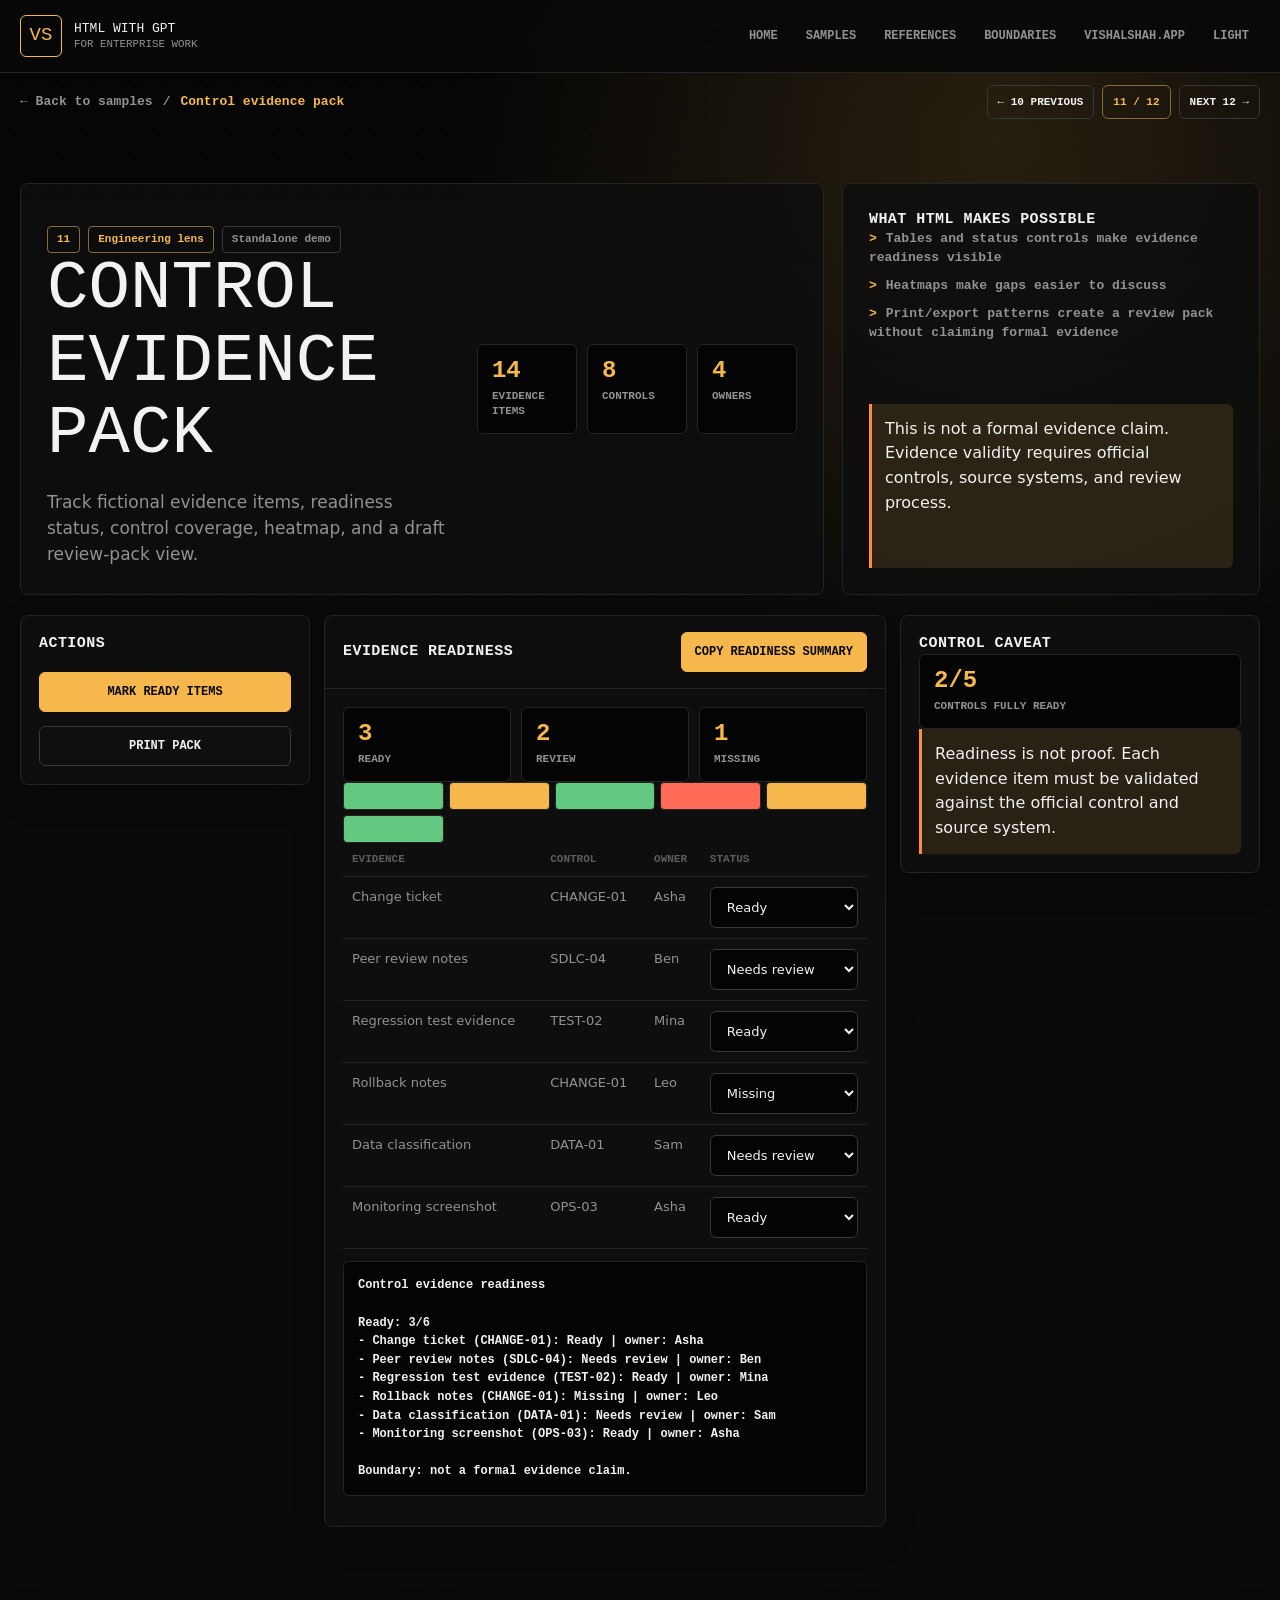
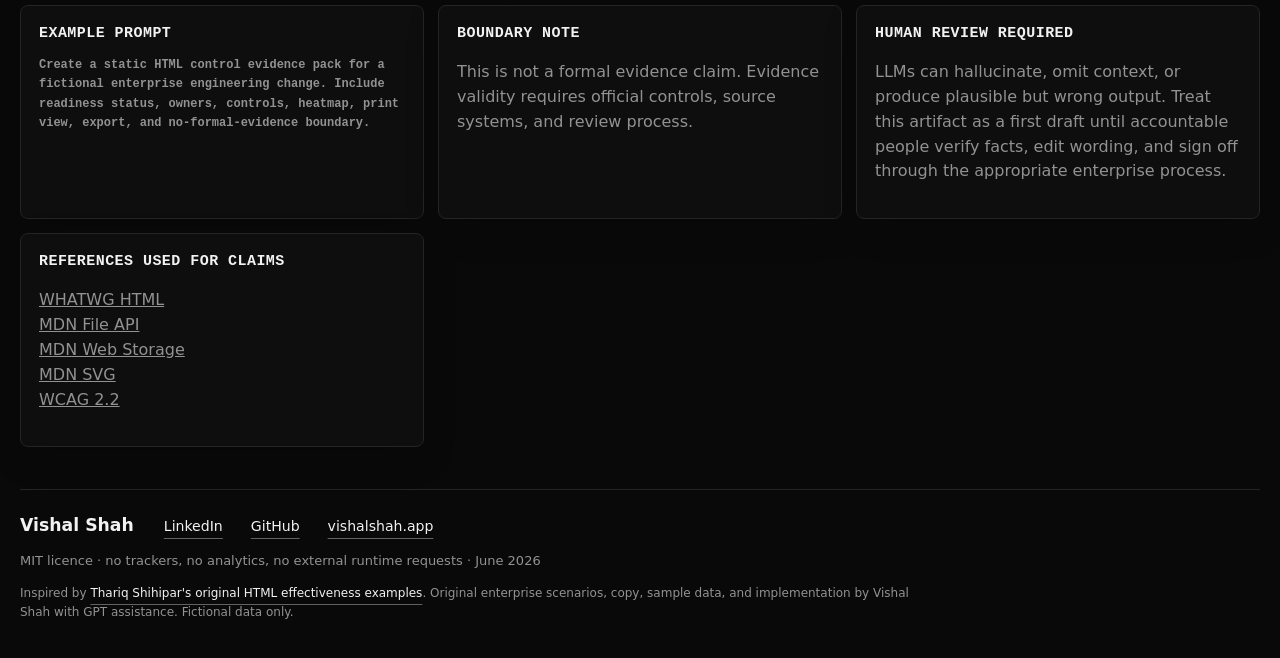
<file: samples/control-evidence-pack.html>
<!doctype html>
<html lang="en">
<head>
  <meta charset="utf-8">
  <meta name="viewport" content="width=device-width, initial-scale=1">
  <meta name="description" content="Track fictional evidence items, readiness status, control coverage, heatmap, and a draft review-pack view.">
  <meta property="og:title" content="Control evidence pack | HTML with GPT for Enterprise Work">
  <meta property="og:description" content="Track fictional evidence items, readiness status, control coverage, heatmap, and a draft review-pack view.">
  <meta property="og:type" content="article">
  <meta property="og:url" content="https://vishal8shah.github.io/HTML-with-GPT/samples/control-evidence-pack.html">
  <meta property="og:image" content="https://vishal8shah.github.io/HTML-with-GPT/assets/social-preview.png">
  <meta name="twitter:card" content="summary_large_image">
  <meta name="twitter:title" content="Control evidence pack | HTML with GPT for Enterprise Work">
  <meta name="twitter:description" content="Track fictional evidence items, readiness status, control coverage, heatmap, and a draft review-pack view.">
  <meta name="twitter:image" content="https://vishal8shah.github.io/HTML-with-GPT/assets/social-preview.png">
  <meta name="theme-color" content="#080807">
  <link rel="canonical" href="https://vishal8shah.github.io/HTML-with-GPT/samples/control-evidence-pack.html">
  <link rel="icon" href="../favicon.svg" type="image/svg+xml">
  <link rel="alternate icon" href="/HTML-with-GPT/favicon.ico" sizes="any">
  <title>Control evidence pack | HTML with GPT for Enterprise Work</title>
  <style>
:root {
  color-scheme: dark;
  --bg: oklch(14% 0 0);
  --bg-2: oklch(11% 0 0);
  --surface: oklch(17% 0 0);
  --surface-2: oklch(20% 0 0);
  --ink: oklch(96% 0 0);
  --muted: oklch(66% 0 0);
  --faint: oklch(48% 0 0);
  --line: oklch(26% 0 0);
  --line-strong: oklch(34% 0 0);
  --accent: oklch(82% .14 78);
  --accent-2: #ffb43b;
  --accent-ink: oklch(14% 0 0);
  --blue: #62a8ff;
  --green: #63c981;
  --red: #ff6b57;
  --orange: #ff8b3d;
  --shadow: 0 24px 80px rgba(0, 0, 0, .38);
  --radius: 8px;
  --sans: Inter, ui-sans-serif, system-ui, -apple-system, "Segoe UI", Arial, sans-serif;
  --mono: "JetBrains Mono", "SFMono-Regular", Consolas, "Liberation Mono", Menlo, monospace;
}

html[data-theme="light"] {
  color-scheme: light;
  --bg: oklch(98.5% 0 0);
  --bg-2: oklch(96% 0 0);
  --surface: oklch(100% 0 0);
  --surface-2: oklch(94.5% 0 0);
  --ink: oklch(18% 0 0);
  --muted: oklch(45% 0 0);
  --faint: oklch(60% 0 0);
  --line: oklch(88% 0 0);
  --line-strong: oklch(76% 0 0);
  --accent: oklch(78% .14 78);
  --accent-2: #c68509;
  --accent-ink: oklch(18% 0 0);
  --shadow: 0 24px 70px rgba(0, 0, 0, .12);
}

* {
  box-sizing: border-box;
}

html {
  scroll-behavior: smooth;
}

body {
  margin: 0;
  min-width: 320px;
  background:
    radial-gradient(circle at 78% 6%, color-mix(in srgb, var(--accent) 14%, transparent), transparent 34rem),
    linear-gradient(180deg, var(--bg-2), var(--bg) 30rem),
    var(--bg);
  color: var(--ink);
  font-family: var(--sans);
  line-height: 1.55;
  -webkit-font-smoothing: antialiased;
  text-rendering: optimizeLegibility;
}

body::before {
  content: "";
  position: fixed;
  inset: 0;
  z-index: -1;
  opacity: .18;
  background-image:
    radial-gradient(circle, color-mix(in srgb, var(--line-strong) 55%, transparent) 1px, transparent 1.5px),
    linear-gradient(color-mix(in srgb, var(--line) 50%, transparent) 1px, transparent 1px),
    linear-gradient(90deg, color-mix(in srgb, var(--line) 50%, transparent) 1px, transparent 1px);
  background-size: 18px 18px, 36px 36px, 36px 36px;
  mask-image: linear-gradient(180deg, #000, transparent 78%);
}

a {
  color: inherit;
}

button,
input,
select,
textarea {
  font: inherit;
}

a:focus-visible,
button:focus-visible,
input:focus-visible,
select:focus-visible,
textarea:focus-visible {
  outline: 2px solid var(--accent);
  outline-offset: 3px;
}

.sample-shell {
  width: min(1440px, calc(100% - 40px));
  margin: 0 auto;
}

.sample-header {
  position: sticky;
  top: 0;
  z-index: 30;
  border-bottom: 1px solid var(--line);
  background: color-mix(in srgb, var(--bg) 88%, transparent);
  backdrop-filter: blur(18px);
}

.sample-nav {
  display: flex;
  align-items: center;
  justify-content: space-between;
  gap: 20px;
  min-height: 72px;
}

.brand {
  display: inline-flex;
  align-items: center;
  gap: 12px;
  color: var(--ink);
  font-family: var(--mono);
  text-decoration: none;
}

.brand-mark {
  display: grid;
  width: 42px;
  height: 42px;
  place-items: center;
  border: 1px solid var(--accent);
  border-radius: 6px;
  color: var(--accent);
  font-size: 19px;
}

.brand-text {
  display: grid;
  gap: 1px;
  font-size: 13px;
  line-height: 1.15;
  text-transform: uppercase;
}

.brand-text small {
  color: var(--muted);
}

.links {
  display: flex;
  align-items: center;
  justify-content: flex-end;
  gap: 6px;
}

.links a,
.links button {
  border: 0;
  border-radius: 6px;
  background: transparent;
  color: var(--muted);
  cursor: pointer;
  font: 800 12px/1 var(--mono);
  padding: 10px 11px;
  text-decoration: none;
  text-transform: uppercase;
}

.links a:hover,
.links button:hover {
  background: var(--surface);
  color: var(--accent);
}

.theme-toggle {
  display: inline-flex;
  align-items: center;
  gap: 9px;
  border: 1px solid var(--line-strong);
  border-radius: 999px;
  background: var(--surface);
  color: var(--muted);
  cursor: pointer;
  font: 700 12px/1 var(--mono);
  padding: 8px 11px;
  text-transform: uppercase;
}

.theme-toggle::before {
  content: "";
  width: 22px;
  height: 12px;
  border: 1px solid var(--accent);
  border-radius: 999px;
  background: linear-gradient(90deg, transparent 44%, var(--accent) 45%);
}

.sample-hero {
  display: grid;
  grid-template-columns: minmax(0, 1fr) minmax(360px, .52fr);
  gap: 18px;
  align-items: stretch;
  padding: 38px 0 20px;
}

.hero-panel,
.proof-panel {
  border: 1px solid var(--line);
  border-radius: var(--radius);
  background: color-mix(in srgb, var(--surface) 86%, transparent);
  padding: 26px;
}

.hero-panel {
  display: grid;
  grid-template-columns: minmax(0, 1fr) minmax(320px, .72fr);
  gap: 24px;
  align-items: center;
}

.crumb {
  display: flex;
  flex-wrap: wrap;
  gap: 10px;
  color: var(--muted);
  font: 700 13px/1.2 var(--mono);
}

.crumb a {
  color: var(--muted);
  text-decoration: none;
}

.crumb span:last-child {
  color: var(--accent);
}

.sample-subnav {
  display: flex;
  align-items: center;
  justify-content: space-between;
  gap: 18px;
  padding: 12px 0 26px;
}

.sample-pager {
  display: flex;
  align-items: center;
  flex-wrap: wrap;
  justify-content: flex-end;
  gap: 8px;
}

.sample-pager a,
.sample-pager span {
  display: inline-flex;
  align-items: center;
  min-height: 34px;
  border: 1px solid var(--line-strong);
  border-radius: 6px;
  color: var(--muted);
  font: 800 11px/1 var(--mono);
  padding: 9px 10px;
  text-decoration: none;
  text-transform: uppercase;
}

.sample-pager a {
  color: var(--ink);
}

.sample-pager a:hover {
  border-color: var(--accent);
  color: var(--accent);
}

.sample-pager span {
  border-color: color-mix(in srgb, var(--accent) 48%, var(--line));
  color: var(--accent);
}

.sample-hero h1 {
  margin: 0;
  font-family: var(--mono);
  font-size: clamp(38px, 5.4vw, 74px);
  font-weight: 500;
  line-height: 1.05;
  letter-spacing: 0;
  text-transform: uppercase;
}

.sample-hero p {
  max-width: 760px;
  margin: 18px 0 0;
  color: var(--muted);
  font-size: 17px;
}

.hero-stats {
  display: grid;
  grid-template-columns: repeat(3, minmax(0, 1fr));
  gap: 10px;
}

.stat {
  border: 1px solid var(--line);
  border-radius: 6px;
  background: var(--bg-2);
  padding: 14px;
}

.stat strong {
  display: block;
  color: var(--accent);
  font: 800 24px/1 var(--mono);
}

.stat span {
  display: block;
  margin-top: 6px;
  color: var(--muted);
  font: 700 11px/1.35 var(--mono);
  text-transform: uppercase;
}

.proof-panel {
  display: grid;
  gap: 22px;
}

.proof-panel h2,
.workspace h2,
.panel h2,
.panel h3 {
  margin: 0;
  font: 700 15px/1.35 var(--mono);
  letter-spacing: .03em;
  text-transform: uppercase;
}

.proof-list {
  display: grid;
  gap: 9px;
  color: var(--muted);
  font: 600 13px/1.45 var(--mono);
}

.proof-list span::before {
  content: ">";
  color: var(--accent);
  margin-right: 9px;
}

.badge-row {
  display: flex;
  flex-wrap: wrap;
  gap: 8px;
  margin-top: 16px;
}

.badge {
  border: 1px solid var(--line-strong);
  border-radius: 4px;
  color: var(--muted);
  font: 800 11px/1 var(--mono);
  padding: 7px 9px;
}

.badge.good {
  border-color: color-mix(in srgb, var(--accent) 48%, var(--line));
  color: var(--accent);
}

.app-grid {
  display: grid;
  grid-template-columns: 290px minmax(0, 1fr) 360px;
  gap: 14px;
  align-items: start;
  padding: 0 0 78px;
}

.panel,
.workspace {
  border: 1px solid var(--line);
  border-radius: var(--radius);
  background: color-mix(in srgb, var(--surface) 88%, transparent);
  box-shadow: 0 12px 34px rgba(0, 0, 0, .16);
}

.panel {
  padding: 18px;
}

.workspace {
  min-height: 620px;
  overflow: hidden;
}

.workspace-head,
.panel-head {
  display: flex;
  align-items: center;
  justify-content: space-between;
  gap: 16px;
  border-bottom: 1px solid var(--line);
  padding: 16px 18px;
}

.workspace-body {
  padding: 18px;
}

.control-group {
  display: grid;
  gap: 14px;
  margin-top: 18px;
}

.control-group button.active {
  border-color: var(--accent);
  background: color-mix(in srgb, var(--accent) 12%, var(--surface));
  color: var(--accent);
}

label,
.label {
  display: grid;
  gap: 7px;
  color: var(--muted);
  font: 760 12px/1.35 var(--mono);
  text-transform: uppercase;
}

input,
select,
textarea {
  width: 100%;
  border: 1px solid var(--line-strong);
  border-radius: 6px;
  background: var(--bg-2);
  color: var(--ink);
  padding: 11px 12px;
}

input[type="range"] {
  accent-color: var(--accent);
}

textarea {
  min-height: 130px;
  resize: vertical;
}

button,
.button {
  display: inline-flex;
  align-items: center;
  justify-content: center;
  gap: 8px;
  min-height: 40px;
  border: 1px solid var(--line-strong);
  border-radius: 6px;
  background: var(--surface);
  color: var(--ink);
  cursor: pointer;
  font: 820 12px/1 var(--mono);
  padding: 10px 13px;
  text-decoration: none;
  text-transform: uppercase;
}

button.primary,
.button.primary {
  border-color: var(--accent);
  background: var(--accent);
  color: var(--accent-ink);
}

button:hover,
.button:hover {
  border-color: var(--accent);
}

.toolbar {
  display: flex;
  flex-wrap: wrap;
  gap: 10px;
}

.tabs {
  display: flex;
  flex-wrap: wrap;
  gap: 8px;
}

.tabs button.active {
  border-color: var(--accent);
  color: var(--accent);
}

.cards {
  display: grid;
  grid-template-columns: repeat(3, minmax(0, 1fr));
  gap: 12px;
}

.mini-card {
  border: 1px solid var(--line);
  border-radius: 6px;
  background: var(--bg-2);
  padding: 15px;
}

.mini-card.selected {
  border-color: var(--accent);
  background: color-mix(in srgb, var(--accent) 12%, var(--surface));
}

.mini-card h3 {
  margin: 0 0 8px;
  font: 700 16px/1.3 var(--mono);
  text-transform: none;
}

.mini-card p {
  margin: 0;
  color: var(--muted);
  font-size: 13px;
}

.metric {
  display: flex;
  align-items: center;
  justify-content: space-between;
  gap: 12px;
  border-bottom: 1px solid var(--line);
  padding: 10px 0;
}

.metric:last-child {
  border-bottom: 0;
}

.meter {
  height: 10px;
  border-radius: 999px;
  background: var(--line);
  overflow: hidden;
}

.meter span {
  display: block;
  height: 100%;
  border-radius: inherit;
  background: linear-gradient(90deg, var(--accent), var(--green));
}

.data-table,
table {
  width: 100%;
  border-collapse: collapse;
  font-size: 13px;
}

th,
td {
  border-bottom: 1px solid var(--line);
  padding: 10px 9px;
  text-align: left;
  vertical-align: top;
}

th {
  color: var(--faint);
  font: 800 11px/1.25 var(--mono);
  text-transform: uppercase;
}

td {
  color: var(--muted);
}

td strong {
  color: var(--ink);
}

.status {
  display: inline-flex;
  align-items: center;
  gap: 6px;
  border: 1px solid var(--line-strong);
  border-radius: 999px;
  color: var(--muted);
  font: 800 11px/1 var(--mono);
  padding: 5px 8px;
}

.status::before {
  content: "";
  width: 7px;
  height: 7px;
  border-radius: 50%;
  background: currentColor;
}

.status.high,
.status.critical,
.status.blocked,
.status.missing {
  color: var(--red);
}

.status.medium,
.status.review,
.status.draft {
  color: var(--accent);
}

.status.low,
.status.ready,
.status.accepted,
.status.done {
  color: var(--green);
}

.note {
  border-left: 3px solid var(--accent);
  border-radius: 0 6px 6px 0;
  background: color-mix(in srgb, var(--accent) 12%, transparent);
  color: var(--ink);
  padding: 13px;
}

.note.warning {
  border-left-color: var(--orange);
}

.note.danger {
  border-left-color: var(--red);
  background: color-mix(in srgb, var(--red) 11%, transparent);
}

.output {
  border: 1px solid var(--line);
  border-radius: 6px;
  background: var(--bg-2);
  color: var(--ink);
  font: 650 12px/1.55 var(--mono);
  min-height: 190px;
  overflow: auto;
  padding: 14px;
  white-space: pre-wrap;
}

.diagram {
  width: 100%;
  min-height: 300px;
  border: 1px solid var(--line);
  border-radius: 6px;
  background:
    radial-gradient(circle, color-mix(in srgb, var(--line-strong) 58%, transparent) 1px, transparent 1.5px),
    var(--bg-2);
  background-size: 18px 18px;
}

.diagram text {
  fill: var(--ink);
  font: 750 12px var(--mono);
  pointer-events: none;
}

.diagram .node {
  fill: var(--surface);
  stroke: var(--line-strong);
  stroke-width: 1.5;
  cursor: pointer;
}

.diagram .node.active {
  fill: color-mix(in srgb, var(--accent) 13%, var(--surface));
  stroke: var(--accent);
  stroke-width: 2.5;
}

.diagram .node.high {
  stroke: var(--red);
}

.diagram .node.medium {
  stroke: var(--accent);
}

.diagram .node.low {
  stroke: var(--green);
}

.diagram .line {
  fill: none;
  stroke: var(--faint);
  stroke-width: 1.8;
}

.diagram .line.hot {
  stroke: var(--accent);
  stroke-width: 2.6;
}

.diagram .line.danger {
  stroke: var(--red);
}

.diagram .line.dashed {
  stroke-dasharray: 5 5;
}

.impact-presentation-active .app-grid {
  grid-template-columns: 1fr;
}

.impact-presentation-active [data-controls],
.impact-presentation-active [data-inspector] {
  display: none;
}

.impact-presentation-active .workspace {
  min-height: 760px;
}

.impact-presenter-shell {
  display: grid;
  gap: 16px;
}

.impact-presenter-top {
  display: flex;
  justify-content: space-between;
  gap: 18px;
  align-items: flex-start;
  padding: 16px;
  border: 1px solid color-mix(in srgb, var(--accent) 45%, var(--line));
  border-radius: 8px;
  background:
    linear-gradient(135deg, color-mix(in srgb, var(--accent) 10%, transparent), transparent 44%),
    var(--bg-2);
}

.impact-presenter-top span,
.panel-label {
  display: block;
  color: var(--accent);
  font: 850 11px/1.2 var(--mono);
  letter-spacing: .08em;
  text-transform: uppercase;
}

.impact-presenter-top h2 {
  margin: 7px 0 0;
  color: var(--ink);
  font-size: clamp(30px, 5vw, 56px);
  letter-spacing: -0.04em;
  line-height: .95;
}

.impact-presenter-actions {
  display: flex;
  flex-wrap: wrap;
  gap: 8px;
  justify-content: flex-end;
}

.impact-presenter {
  display: grid;
  grid-template-columns: minmax(180px, 220px) minmax(0, 1fr);
  gap: 14px;
}

.impact-slide-rail {
  display: grid;
  align-content: start;
  gap: 8px;
}

.impact-slide-button {
  display: grid;
  grid-template-columns: auto minmax(0, 1fr);
  gap: 10px;
  align-items: center;
  min-height: 62px;
  padding: 12px;
  border: 1px solid var(--line);
  border-radius: 8px;
  background: var(--bg-2);
  color: var(--muted);
  text-align: left;
}

.impact-slide-button span {
  display: grid;
  place-items: center;
  width: 32px;
  height: 32px;
  border: 1px solid var(--line-strong);
  border-radius: 999px;
  color: var(--accent);
  font: 900 11px/1 var(--mono);
}

.impact-slide-button.active {
  border-color: color-mix(in srgb, var(--accent) 62%, var(--line));
  background: color-mix(in srgb, var(--accent) 12%, var(--bg-2));
  color: var(--ink);
}

.impact-stage {
  display: grid;
  grid-template-columns: minmax(0, 1.55fr) minmax(240px, .45fr);
  grid-template-areas:
    "map inspector"
    "evidence notes";
  gap: 14px;
}

.impact-map-card,
.impact-inspector,
.impact-evidence-drawer,
.impact-notes {
  border: 1px solid var(--line);
  border-radius: 8px;
  background:
    linear-gradient(180deg, color-mix(in srgb, var(--surface) 88%, transparent), var(--bg-2));
  box-shadow: 0 18px 70px color-mix(in srgb, #000 20%, transparent);
}

.impact-map-card {
  position: relative;
  grid-area: map;
  overflow: hidden;
}

.impact-map-card::before {
  content: "";
  position: absolute;
  inset: 0;
  pointer-events: none;
  background: radial-gradient(circle at 50% 42%, color-mix(in srgb, var(--accent) 13%, transparent), transparent 48%);
}

.impact-map {
  position: relative;
  min-height: 430px;
  border: 0;
  border-radius: 8px;
  background:
    radial-gradient(circle, color-mix(in srgb, var(--line-strong) 58%, transparent) 1px, transparent 1.5px),
    color-mix(in srgb, var(--bg-2) 82%, #000);
  background-size: 20px 20px;
}

.diagram .node.spotlight {
  filter: drop-shadow(0 0 14px color-mix(in srgb, var(--accent) 75%, transparent));
}

.diagram .line.critical {
  stroke-dasharray: 10 7;
  animation: dashFlow 1.6s linear infinite;
}

.impact-inspector {
  grid-area: inspector;
  padding: 16px;
}

.impact-inspector .note,
.impact-notes p {
  margin-top: 12px;
}

.muted-text {
  color: var(--muted);
}

.impact-evidence-drawer {
  grid-area: evidence;
  padding: 16px;
  animation: drawerReveal .28s ease both;
}

.impact-notes {
  grid-area: notes;
  padding: 16px;
}

.impact-notes p {
  color: var(--ink);
  font-size: 14px;
}

.impact-timeline {
  display: grid;
  grid-template-columns: repeat(7, minmax(0, 1fr));
  gap: 8px;
  margin: 0;
  padding: 0;
  list-style: none;
}

.impact-timeline-step {
  display: grid;
  gap: 8px;
  min-height: 74px;
  padding: 12px;
  border: 1px solid var(--line);
  border-radius: 8px;
  background: var(--bg-2);
  color: var(--muted);
  font: 800 11px/1.25 var(--mono);
}

.impact-timeline-step span {
  display: grid;
  place-items: center;
  width: 24px;
  height: 24px;
  border: 1px solid var(--line-strong);
  border-radius: 999px;
}

.impact-timeline-step.complete {
  color: var(--ink);
  border-color: color-mix(in srgb, var(--accent) 42%, var(--line));
}

.impact-timeline-step.current {
  background: color-mix(in srgb, var(--accent) 12%, var(--bg-2));
}

@keyframes dashFlow {
  to {
    stroke-dashoffset: -34;
  }
}

@keyframes drawerReveal {
  from {
    opacity: 0;
    transform: translateY(8px);
  }

  to {
    opacity: 1;
    transform: translateY(0);
  }
}

.matrix {
  display: grid;
  grid-template-columns: repeat(5, minmax(0, 1fr));
  gap: 6px;
}

.matrix-cell {
  display: grid;
  min-height: 58px;
  place-items: center;
  border: 1px solid var(--line);
  border-radius: 5px;
  background: var(--bg-2);
  color: var(--muted);
  font: 800 12px/1 var(--mono);
}

.matrix-cell.active {
  border-color: var(--accent);
  background: color-mix(in srgb, var(--accent) 16%, transparent);
  color: var(--accent);
}

.heatmap {
  display: grid;
  grid-template-columns: repeat(5, 1fr);
  gap: 5px;
}

.heatmap span {
  min-height: 28px;
  border: 1px solid var(--line);
  border-radius: 4px;
}

.timeline {
  position: relative;
  display: grid;
  gap: 12px;
}

.event {
  display: grid;
  grid-template-columns: 76px minmax(0, 1fr);
  gap: 14px;
  border: 1px solid var(--line);
  border-radius: 6px;
  background: var(--bg-2);
  padding: 14px;
}

.event time {
  color: var(--accent);
  font: 800 13px/1 var(--mono);
}

.event p {
  margin: 4px 0 0;
  color: var(--muted);
}

.toggle-row {
  display: flex;
  align-items: center;
  justify-content: space-between;
  gap: 14px;
  border-bottom: 1px solid var(--line);
  padding: 13px 0;
}

.switch {
  position: relative;
  width: 54px;
  height: 30px;
  flex: 0 0 auto;
}

.switch input {
  position: absolute;
  opacity: 0;
}

.slider {
  position: absolute;
  inset: 0;
  border-radius: 999px;
  background: var(--line-strong);
  cursor: pointer;
}

.slider::after {
  content: "";
  position: absolute;
  top: 4px;
  left: 4px;
  width: 22px;
  height: 22px;
  border-radius: 50%;
  background: var(--ink);
  transition: transform 160ms ease;
}

.switch input:checked + .slider {
  background: var(--accent);
}

.switch input:checked + .slider::after {
  transform: translateX(24px);
  background: var(--accent-ink);
}

.artifact-sections {
  display: grid;
  grid-template-columns: repeat(3, minmax(0, 1fr));
  gap: 14px;
  padding: 0 0 42px;
}

.artifact-sections .panel {
  min-height: 210px;
}

.artifact-sections p {
  color: var(--muted);
}

.prompt {
  font: 650 12px/1.6 var(--mono);
  white-space: pre-wrap;
}

.footer-note {
  border-top: 1px solid var(--line);
  padding: 26px 0 36px;
  color: var(--muted);
  font-size: 13px;
}

.footer-signature {
  display: grid;
  gap: 13px;
}

.signature-row {
  display: flex;
  flex-wrap: wrap;
  align-items: baseline;
  gap: 10px clamp(16px, 2.4vw, 30px);
}

.signature-name {
  color: var(--ink);
  font: 800 clamp(15px, 1.35vw, 18px)/1.1 var(--sans);
}

.signature-links {
  display: flex;
  flex-wrap: wrap;
  gap: 10px clamp(16px, 2.4vw, 28px);
  font-size: clamp(13px, 1.1vw, 15px);
}

.signature-meta {
  margin: 0;
  max-width: 920px;
  font-size: 13px;
  line-height: 1.5;
}

.signature-credit {
  margin: 0;
  max-width: 920px;
  font-size: 12px;
  line-height: 1.6;
}

.footer-note a,
.signature-credit a {
  color: var(--ink);
  text-decoration-color: color-mix(in oklch, var(--muted), transparent 35%);
  text-underline-offset: 7px;
}

.footer-note a:hover,
.signature-credit a:hover {
  color: var(--accent);
  text-decoration-color: var(--accent);
}

@media (max-width: 1180px) {
  .sample-hero,
  .hero-panel,
  .app-grid,
  .artifact-sections,
  .impact-presenter,
  .impact-stage {
    grid-template-columns: 1fr;
  }

  .workspace {
    min-height: 0;
  }

  .impact-stage {
    grid-template-areas:
      "map"
      "inspector"
      "evidence"
      "notes";
  }

  .impact-slide-rail,
  .impact-timeline {
    grid-template-columns: repeat(3, minmax(180px, 1fr));
    overflow-x: auto;
  }
}

@media (max-width: 760px) {
  .sample-shell {
    width: min(100% - 28px, 1440px);
  }

  .sample-nav {
    align-items: flex-start;
    flex-direction: column;
    gap: 12px;
    padding: 14px 0;
  }

  .links {
    width: 100%;
    justify-content: flex-start;
    overflow-x: auto;
    padding-bottom: 3px;
  }

  .links a,
  .links button {
    flex: 0 0 auto;
    font-size: 11px;
  }

  .sample-hero {
    padding-top: 24px;
  }

  .sample-subnav {
    align-items: flex-start;
    flex-direction: column;
  }

  .sample-pager {
    width: 100%;
    justify-content: flex-start;
  }

  .hero-panel,
  .proof-panel,
  .panel,
  .workspace-body {
    padding: 14px;
  }

  .sample-hero h1 {
    font-size: clamp(34px, 10vw, 46px);
  }

  .hero-stats,
  .cards {
    grid-template-columns: 1fr;
  }

  .workspace-head,
  .panel-head {
    align-items: flex-start;
    flex-direction: column;
  }

  .impact-presentation-active .workspace {
    min-height: 0;
  }

  .impact-presenter-top {
    flex-direction: column;
  }

  .impact-presenter-actions {
    justify-content: flex-start;
  }

  .impact-slide-rail,
  .impact-timeline {
    grid-template-columns: 1fr;
  }

  .impact-map {
    min-height: 320px;
  }
}

@media (prefers-reduced-motion: reduce) {
  *,
  *::before,
  *::after {
    scroll-behavior: auto !important;
    transition-duration: 0.01ms !important;
    animation-duration: 0.01ms !important;
    animation-iteration-count: 1 !important;
  }

  .diagram .line.critical {
    stroke-dasharray: 0;
  }
}

.skip-link {
  position: fixed;
  left: 16px;
  top: 16px;
  z-index: 100;
  transform: translateY(-160%);
  border: 1px solid var(--accent);
  border-radius: 6px;
  background: var(--bg);
  color: var(--accent);
  font: 800 12px/1 var(--mono);
  padding: 12px 14px;
  text-decoration: none;
}

.skip-link:focus {
  transform: translateY(0);
}

.legend {
  display: flex;
  flex-wrap: wrap;
  gap: 8px;
  margin: 10px 0 14px;
}

.legend-item {
  display: inline-flex;
  align-items: center;
  gap: 7px;
  color: var(--muted);
  font: 800 11px/1 var(--mono);
  text-transform: uppercase;
}

.legend-dot {
  width: 10px;
  height: 10px;
  border-radius: 999px;
  border: 1px solid var(--line-strong);
  background: var(--faint);
}

.legend-dot.low,
.risk-band.low {
  background: var(--green);
}

.legend-dot.medium,
.risk-band.medium {
  background: var(--accent);
}

.legend-dot.high,
.risk-band.high {
  background: var(--red);
}

.legend-dot.critical,
.risk-band.critical {
  background: color-mix(in srgb, var(--red) 70%, var(--accent));
}

.contribution-grid,
.triple-bars,
.branch-panel {
  display: grid;
  gap: 8px;
  margin-top: 12px;
}

.contribution-row,
.triple-row {
  display: grid;
  grid-template-columns: minmax(90px, .35fr) minmax(0, 1fr) auto;
  gap: 10px;
  align-items: center;
  color: var(--muted);
  font: 750 11px/1.2 var(--mono);
  text-transform: uppercase;
}

.risk-band {
  display: inline-flex;
  align-items: center;
  justify-content: center;
  min-width: 90px;
  border-radius: 999px;
  color: var(--accent-ink);
  font: 900 11px/1 var(--mono);
  padding: 7px 10px;
  text-transform: uppercase;
}

textarea.response-editor,
textarea.why-editor {
  min-height: 150px;
}

.diff-line {
  display: block;
  border-left: 3px solid transparent;
  color: var(--muted);
  font-family: var(--mono);
  padding: 4px 8px;
  transition: background .2s ease, border-color .2s ease, color .2s ease, opacity .2s ease;
}

.diff-line.highlight {
  border-left-color: var(--accent);
  background: color-mix(in srgb, var(--accent) 10%, transparent);
  color: var(--ink);
}

.diff-line.muted {
  color: var(--faint);
  opacity: .52;
}

.diff-line.context {
  color: var(--faint);
}

.finding-list {
  display: grid;
  gap: 10px;
}

.finding-button {
  width: 100%;
  border: 1px solid var(--line);
  border-radius: 8px;
  background: var(--surface);
  color: var(--ink);
  cursor: pointer;
  padding: 12px;
  text-align: left;
}

.finding-button[aria-pressed="true"] {
  border-color: var(--accent);
  background: color-mix(in srgb, var(--accent) 10%, var(--surface));
}

.finding-button strong,
.finding-button span {
  display: block;
}

.finding-button span {
  margin-top: 6px;
  color: var(--muted);
  font: 600 12px/1.45 var(--mono);
}

.type-badge {
  margin-left: 6px;
  border: 1px solid var(--line-strong);
  border-radius: 999px;
  color: var(--accent);
  font: 800 10px/1 var(--mono);
  padding: 3px 6px;
  text-transform: uppercase;
}

.csv-notice {
  margin: 0 0 12px;
}


.panel,
.workspace,
.workspace-body,
.mini-card,
.note,
.output {
  min-width: 0;
}

.diagram,
table,
.output {
  max-width: 100%;
}

table {
  width: 100%;
}
@media print {
  .sample-header,
  .sample-subnav,
  [data-controls],
  .workspace-head .toolbar,
  .artifact-sections,
  .footer-note {
    display: none !important;
  }

  body {
    background: #fff !important;
    color: #111 !important;
  }

  .app-grid,
  .workspace,
  .workspace-body {
    display: block !important;
    border: 0 !important;
    box-shadow: none !important;
  }
}
  </style>
</head>
<body data-sample="control-evidence-pack">
  <div data-sample-root></div>
  <script>
const SAMPLES = {
  "decision-brief-explorer": {
    number: "01",
    lens: "Business lens",
    title: "Decision brief explorer",
    summary: "Compare fictional options, tune criteria weights, inspect stakeholder impact, and export a concise recommendation draft.",
    stats: [["3", "Options"], ["5", "Criteria"], ["8", "Stakeholders"]],
    proof: ["Forms update the decision model instantly", "CSS meters and SVG make trade-offs visible", "Clipboard/download actions create a portable brief"],
    boundary: "This structures a human decision review. It does not validate facts, authorize spend, or replace governance forums.",
    prompt: "Create a self-contained HTML decision brief explorer for three enterprise options. Include weighted criteria, stakeholder impact, a recommendation draft, export actions, and a clear boundary that it is not a sign-off record.",
    type: "decision"
  },
  "meeting-action-tracker": {
    number: "02",
    lens: "Business lens",
    title: "Meeting action tracker",
    summary: "Turn a fictional meeting into owner-filtered actions, due-date timeline, decisions, and a copyable follow-up note.",
    stats: [["9", "Actions"], ["4", "Owners"], ["3", "Decisions"]],
    proof: ["Checkboxes persist locally in the browser", "Filters and timelines make follow-up easier to scan", "Generated text can be copied into official tools after review"],
    boundary: "This is not a system of record. Real actions belong in the official workflow, ticketing, or collaboration platform.",
    prompt: "Create a standalone HTML meeting action tracker for an enterprise review meeting. Include owners, due dates, statuses, decisions, filters, local state, a timeline, and a follow-up export.",
    type: "meeting"
  },
  "policy-process-navigator": {
    number: "03",
    lens: "Business lens",
    title: "Policy/process navigator",
    summary: "Select a role and goal to reveal relevant process steps, linked controls, escalation points, and RACI guidance.",
    stats: [["4", "Roles"], ["12", "Steps"], ["7", "Controls"]],
    proof: ["Native controls can reveal role-specific process paths", "Inline SVG can make handoffs and review paths readable", "Tables keep ownership and control context close to the workflow"],
    boundary: "Policy owners must validate all content. This demo does not interpret policy or provide official advice.",
    prompt: "Create a public-safe HTML process navigator for enterprise users. Include role and goal selectors, a process diagram, controls, RACI, escalation points, and a policy-owner validation boundary.",
    type: "policy"
  },
  "csv-triage-workspace": {
    number: "04",
    lens: "Business lens",
    title: "CSV triage workspace",
    summary: "Paste or upload fictional CSV data, profile quality, filter rows, flag anomalies, and export a cleaned view.",
    stats: [["18", "Rows"], ["5", "Fields"], ["4", "Issues"]],
    proof: ["The File API lets a static page read local files selected by the user", "JavaScript can profile and filter rows in the browser", "Export patterns create a reviewed working copy"],
    boundary: "Do not use sensitive data without explicit enterprise permission. This is not a governed data platform or data-quality control.",
    prompt: "Create a self-contained HTML CSV triage workspace. It should read pasted or uploaded CSV, profile missing values, filter by risk, flag anomalies, show charts, and export cleaned data.",
    type: "csv"
  },
  "risk-acceptance-brief": {
    number: "05",
    lens: "Business lens",
    title: "Risk acceptance brief",
    summary: "Draft a risk note with a 5x5 matrix, control checklist, mitigation timeline, and explicit human-review caveats.",
    stats: [["25", "Matrix cells"], ["6", "Controls"], ["4", "Milestones"]],
    proof: ["Forms create structured risk drafts", "Matrix visuals make likelihood and impact visible", "Print/download actions turn the artifact into a review pack"],
    boundary: "This is not risk acceptance, official evidence, legal advice, or a sign-off. It is a draft aid for accountable humans.",
    prompt: "Create a standalone HTML risk acceptance brief for fictional enterprise risk. Include a 5x5 matrix, mitigations, controls, residual risk, review path, export, and no-formal-evidence boundary.",
    type: "risk"
  },
  "customer-conversation-simulator": {
    number: "06",
    lens: "Business lens",
    title: "Customer conversation simulator",
    summary: "Practice response framing for fictional customer scenarios with tone comparison, branching next steps, and a quality checklist.",
    stats: [["4", "Scenarios"], ["3", "Tones"], ["6", "Checks"]],
    proof: ["Branching UI can simulate realistic review practice", "HTML keeps scenario, response, and checklist visible together", "Copy actions preserve the draft while keeping policy boundaries clear"],
    boundary: "This does not represent real customers, policy advice, formal communication sign-off, or AI output assurance.",
    prompt: "Create a customer conversation simulator as one HTML file. Use fictional scenarios, tone selectors, branching response drafts, communication checklist, and safe-language boundaries.",
    type: "conversation"
  },
  "architecture-decision-record": {
    number: "07",
    lens: "Engineering lens",
    title: "Architecture decision record",
    summary: "Compare architecture options, inspect target-state diagrams, capture consequences, and export an ADR-shaped draft.",
    stats: [["3", "Options"], ["9", "Forces"], ["1", "Draft ADR"]],
    proof: ["Option scorecards make ADR trade-offs inspectable", "SVG diagrams connect current and target architectures", "Generated text can follow a familiar ADR structure"],
    boundary: "Engineering leads still own design review, threat modeling, human sign-off, and implementation.",
    prompt: "Create a self-contained HTML architecture decision record for an enterprise team. Include options, scoring, architecture diagram, consequences, guardrails, and ADR export.",
    type: "adr"
  },
  "change-impact-map": {
    number: "08",
    lens: "Engineering lens",
    title: "Change impact map",
    summary: "Click services in an SVG dependency map to inspect owners, blast radius, risk paths, evidence, and reviewer checklist.",
    stats: [["12", "Services"], ["6", "Data stores"], ["14", "Controls"]],
    proof: ["Inline SVG can be scripted directly in HTML", "Filters and selected states turn diagrams into review tools", "Evidence tables make reviewer actions concrete"],
    boundary: "The map is fictional. Real dependency and ownership data must come from governed source-of-truth systems.",
    prompt: "Create a standalone HTML change impact map for an enterprise service change. Include SVG dependencies, risk filters, owner details, evidence table, timeline, and reviewer checklist export.",
    type: "impact"
  },
  "pull-request-reviewer-aid": {
    number: "09",
    lens: "Engineering lens",
    title: "Pull request reviewer aid",
    summary: "Inspect a fictional annotated diff, filter findings by severity, check ownership, and copy a focused review summary.",
    stats: [["7", "Findings"], ["4", "Files"], ["5", "Checks"]],
    proof: ["HTML can present code review focus without burying signal in a long comment", "Filters and checklists help reviewers scan by risk", "Copy/export actions preserve a compact review note"],
    boundary: "This does not replace code review, tests, security review, or reviewer accountability.",
    prompt: "Create a public-safe HTML pull request reviewer aid. Include an annotated diff mock, severity filters, ownership matrix, checklist, and copyable review summary.",
    type: "pr"
  },
  "incident-timeline": {
    number: "10",
    lens: "Engineering lens",
    title: "Incident timeline",
    summary: "Build a multi-lane incident narrative with event filters, five-whys, remediation board, and exportable postmortem draft.",
    stats: [["11", "Events"], ["5", "Whys"], ["6", "Actions"]],
    proof: ["Local forms and DOM updates turn a narrative into an inspectable timeline", "Filtering by event type supports live facilitation", "Generated postmortem text remains editable and bounded"],
    boundary: "Official incident records belong in operational systems with timestamps, ownership, and retention controls.",
    prompt: "Create a self-contained HTML incident timeline for a fictional enterprise outage. Include multi-lane events, filters, five-whys, remediation actions, and postmortem export.",
    type: "incident"
  },
  "control-evidence-pack": {
    number: "11",
    lens: "Engineering lens",
    title: "Control evidence pack",
    summary: "Track fictional evidence items, readiness status, control coverage, heatmap, and a draft review-pack view.",
    stats: [["14", "Evidence items"], ["8", "Controls"], ["4", "Owners"]],
    proof: ["Tables and status controls make evidence readiness visible", "Heatmaps make gaps easier to discuss", "Print/export patterns create a review pack without claiming formal evidence"],
    boundary: "This is not a formal evidence claim. Evidence validity requires official controls, source systems, and review process.",
    prompt: "Create a static HTML control evidence pack for a fictional enterprise engineering change. Include readiness status, owners, controls, heatmap, print view, export, and no-formal-evidence boundary.",
    type: "control"
  },
  "feature-flag-risk-editor": {
    number: "12",
    lens: "Engineering lens",
    title: "Feature-flag risk editor",
    summary: "Toggle fictional feature flags, inspect dependencies, calculate blast-radius risk, view rollout stages, and export a JSON diff.",
    stats: [["8", "Flags"], ["5", "Dependencies"], ["4", "Stages"]],
    proof: ["Local state can simulate rollout choices safely", "Dependency checks make hidden risk visible", "JSON export demonstrates a reviewable change payload"],
    boundary: "This does not change production flags. Real changes need identity, authorization, logging, human sign-off, and rollback controls.",
    prompt: "Create a feature-flag risk editor as one HTML artifact. Include toggle matrix, dependency graph, blast-radius scoring, staged rollout plan, JSON diff export, and production-change boundary.",
    type: "flags"
  }
};

const root = document.querySelector("[data-sample-root]");
const sampleId = document.body.dataset.sample;
const sample = SAMPLES[sampleId] || SAMPLES["decision-brief-explorer"];
const SAMPLE_ORDER = Object.keys(SAMPLES);

function $(selector, scope = document) {
  return scope.querySelector(selector);
}

function $$(selector, scope = document) {
  return Array.from(scope.querySelectorAll(selector));
}

function escapeHtml(value) {
  return String(value ?? "")
    .replaceAll("&", "&amp;")
    .replaceAll("<", "&lt;")
    .replaceAll(">", "&gt;")
    .replaceAll('"', "&quot;")
    .replaceAll("'", "&#039;");
}

function statusClass(value) {
  return String(value || "").toLowerCase().replaceAll(" ", "-");
}

function downloadText(filename, text, type = "text/plain;charset=utf-8") {
  const blob = new Blob([text], { type });
  const url = URL.createObjectURL(blob);
  const link = document.createElement("a");
  link.href = url;
  link.download = filename;
  document.body.append(link);
  link.click();
  link.remove();
  URL.revokeObjectURL(url);
}

async function copyText(text, button) {
  try {
    await navigator.clipboard.writeText(text);
    const old = button.textContent;
    button.textContent = "Copied";
    setTimeout(() => {
      button.textContent = old;
    }, 1200);
  } catch {
    downloadText("artifact.txt", text);
  }
}

function renderTable(headers, rows) {
  return `<table><thead><tr>${headers.map((header) => `<th>${escapeHtml(header)}</th>`).join("")}</tr></thead><tbody>${rows.map((row) => `<tr>${row.map((cell) => `<td>${cell}</td>`).join("")}</tr>`).join("")}</tbody></table>`;
}

function setOutput(text) {
  const output = $("[data-output]");
  if (output) {
    output.setAttribute("aria-live", "polite");
    output.textContent = text;
  }
}

function metricCard(value, label) {
  return `<div class="stat"><strong>${escapeHtml(value)}</strong><span>${escapeHtml(label)}</span></div>`;
}

function renderLegend(items) {
  return `<div class="legend" aria-label="Legend">${items.map(([label, tone]) => `<span class="legend-item"><span class="legend-dot ${escapeHtml(tone)}"></span>${escapeHtml(label)}</span>`).join("")}</div>`;
}

function riskBand(score) {
  if (score >= 16) return ["Critical", "critical"];
  if (score >= 10) return ["High", "high"];
  if (score >= 5) return ["Medium", "medium"];
  return ["Low", "low"];
}

function parseTimeValue(value) {
  const [hours, minutes] = String(value).split(":").map(Number);
  return (hours || 0) * 60 + (minutes || 0);
}

function setupTheme() {
  const html = document.documentElement;
  const stored = localStorage.getItem("enterprise-html-theme");
  html.dataset.theme = stored || "dark";

  function sync() {
    $$("[data-theme-toggle]").forEach((button) => {
      const isLight = html.dataset.theme === "light";
      button.textContent = isLight ? "Dark" : "Light";
      button.setAttribute("aria-label", `Switch to ${isLight ? "dark" : "light"} mode`);
    });
  }

  document.addEventListener("click", (event) => {
    const button = event.target.closest("[data-theme-toggle]");
    if (!button) return;
    html.dataset.theme = html.dataset.theme === "light" ? "dark" : "light";
    localStorage.setItem("enterprise-html-theme", html.dataset.theme);
    sync();
  });
  sync();
}

function renderShell() {
  document.title = `${sample.title} | HTML with GPT for Enterprise Work`;
  const currentIndex = Math.max(0, SAMPLE_ORDER.indexOf(sampleId));
  const previousId = SAMPLE_ORDER[(currentIndex - 1 + SAMPLE_ORDER.length) % SAMPLE_ORDER.length];
  const nextId = SAMPLE_ORDER[(currentIndex + 1) % SAMPLE_ORDER.length];
  const previousSample = SAMPLES[previousId];
  const nextSample = SAMPLES[nextId];
  root.innerHTML = `
    <a class="skip-link" href="#sample-main">Skip to content</a>
    <header class="sample-header">
      <div class="sample-shell sample-nav">
        <a class="brand" href="../index.html" aria-label="Back to showcase">
          <span class="brand-mark">VS</span>
          <span class="brand-text">HTML with GPT <small>for enterprise work</small></span>
        </a>
        <nav class="links" aria-label="Sample navigation">
          <a href="../index.html">Home</a>
          <a href="../index.html#samples">Samples</a>
          <a href="../index.html#evidence">References</a>
          <a href="../index.html#boundaries">Boundaries</a>
          <a href="https://vishalshah.app">vishalshah.app</a>
          <button type="button" data-theme-toggle>Light</button>
        </nav>
      </div>
    </header>
    <main class="sample-shell" id="sample-main">
      <div class="sample-subnav">
        <div class="crumb"><a href="../index.html#samples">&larr; Back to samples</a><span>/</span><span>${escapeHtml(sample.title)}</span></div>
        <nav class="sample-pager" aria-label="Sample sequence navigation">
          <a href="${previousId}.html" aria-label="Previous sample: ${escapeHtml(previousSample.title)}">&larr; ${escapeHtml(previousSample.number)} Previous</a>
          <span>${escapeHtml(sample.number)} / ${SAMPLE_ORDER.length}</span>
          <a href="${nextId}.html" aria-label="Next sample: ${escapeHtml(nextSample.title)}">Next ${escapeHtml(nextSample.number)} &rarr;</a>
        </nav>
      </div>
      <section class="sample-hero">
        <div class="hero-panel">
          <div>
            <div class="badge-row"><span class="badge good">${escapeHtml(sample.number)}</span><span class="badge good">${escapeHtml(sample.lens)}</span><span class="badge">Standalone demo</span></div>
            <h1>${escapeHtml(sample.title)}</h1>
            <p>${escapeHtml(sample.summary)}</p>
          </div>
          <div class="hero-stats">${sample.stats.map(([value, label]) => metricCard(value, label)).join("")}</div>
        </div>
        <aside class="proof-panel">
          <div>
            <h2>What HTML makes possible</h2>
            <div class="proof-list">${sample.proof.map((item) => `<span>${escapeHtml(item)}</span>`).join("")}</div>
          </div>
          <div class="note warning">${escapeHtml(sample.boundary)}</div>
        </aside>
      </section>
      <section class="app-grid">
        <aside class="panel" data-controls></aside>
        <article class="workspace">
          <div class="workspace-head">
            <h2 data-workspace-title>Workspace</h2>
            <div class="toolbar" data-workspace-actions></div>
          </div>
          <div class="workspace-body" data-workspace></div>
        </article>
        <aside class="panel" data-inspector></aside>
      </section>
      <section class="artifact-sections">
        <article class="panel">
          <h2>Example prompt</h2>
          <p class="prompt">${escapeHtml(sample.prompt)}</p>
        </article>
        <article class="panel">
          <h2>Boundary note</h2>
          <p>${escapeHtml(sample.boundary)}</p>
        </article>
        <article class="panel">
          <h2>Human review required</h2>
          <p>LLMs can hallucinate, omit context, or produce plausible but wrong output. Treat this artifact as a first draft until accountable people verify facts, edit wording, and sign off through the appropriate enterprise process.</p>
        </article>
        <article class="panel">
          <h2>References used for claims</h2>
          <p><a href="https://html.spec.whatwg.org/multipage/">WHATWG HTML</a><br><a href="https://developer.mozilla.org/en-US/docs/Web/API/File_API">MDN File API</a><br><a href="https://developer.mozilla.org/en-US/docs/Web/API/Web_Storage_API">MDN Web Storage</a><br><a href="https://developer.mozilla.org/en-US/docs/Web/SVG">MDN SVG</a><br><a href="https://www.w3.org/TR/WCAG22/">WCAG 2.2</a></p>
        </article>
      </section>
    </main>
    <footer class="sample-shell footer-note" id="signature">
      <div class="footer-signature">
        <div class="signature-row" aria-label="Vishal Shah public links">
          <strong class="signature-name">Vishal Shah</strong>
          <nav class="signature-links" aria-label="Footer links">
            <a href="https://www.linkedin.com/in/vishal8shah">LinkedIn</a>
            <a href="https://github.com/vishal8shah/HTML-with-GPT">GitHub</a>
            <a href="https://vishalshah.app">vishalshah.app</a>
          </nav>
        </div>
        <p class="signature-meta">MIT licence · no trackers, no analytics, no external runtime requests · June 2026</p>
        <p class="signature-credit">Inspired by <a href="https://thariqs.github.io/html-effectiveness/">Thariq Shihipar's original HTML effectiveness examples</a>. Original enterprise scenarios, copy, sample data, and implementation by Vishal Shah with GPT assistance. Fictional data only.</p>
      </div>
    </footer>
  `;
  setupTheme();
}

function renderDecision() {
  renderShell();
  $("[data-workspace-title]").textContent = "Decision model";
  const defaults = { speed: 30, confidence: 25, effort: 20, risk: 15, reach: 10 };
  const options = [
    { name: "Guided HTML artifact", speed: 92, confidence: 78, effort: 82, risk: 66, reach: 86, stakeholders: [88, 76, 72, 84, 68], note: "Best for a fast, reviewable artifact that can be attached to a discussion." },
    { name: "Slide-only summary", speed: 76, confidence: 52, effort: 92, risk: 38, reach: 62, stakeholders: [54, 62, 45, 70, 58], note: "Familiar and quick, but weak for interaction, traceability, and reuse." },
    { name: "Platform backlog item", speed: 38, confidence: 88, effort: 44, risk: 82, reach: 78, stakeholders: [74, 86, 90, 60, 82], note: "Most durable for governed integration, but needs prioritization and delivery capacity." }
  ];
  const weights = { ...defaults };
  $("[data-controls]").innerHTML = `
    <h2>Weights</h2>
    <div class="control-group">
      ${Object.keys(weights).map((key) => `<label>${key}<input type="range" min="0" max="100" value="${weights[key]}" data-weight="${key}"></label>`).join("")}
      <button data-reset-weights>Reset weights</button>
    </div>
    <div class="note" data-weight-total></div>
  `;
  $("[data-workspace-actions]").innerHTML = `<button class="primary" data-copy>Copy brief</button><button data-download>Download</button>`;
  $("[data-workspace]").innerHTML = `<div class="cards" data-options></div><svg class="diagram" viewBox="0 0 760 260" data-radar aria-label="Decision radar"></svg><pre class="output" data-output aria-live="polite"></pre>`;
  $("[data-inspector]").innerHTML = `<h2>Stakeholder heatmap</h2><p>Scores reflect fictional review friction and confidence.</p><div class="heatmap" data-heatmap></div><div class="note" data-decision-note aria-live="polite"></div><div class="contribution-grid" data-contributions></div>`;
  function update() {
    Object.keys(weights).forEach((key) => { weights[key] = Number($(`[data-weight="${key}"]`).value); });
    const total = Object.values(weights).reduce((sum, value) => sum + value, 0) || 1;
    const normalized = Object.fromEntries(Object.entries(weights).map(([key, value]) => [key, value / total]));
    const axes = ["speed", "confidence", "effort", "risk", "reach"];
    const scored = options.map((option) => ({
      ...option,
      score: Math.round((option.speed * weights.speed + option.confidence * weights.confidence + option.effort * weights.effort + option.risk * weights.risk + option.reach * weights.reach) / total),
      contribution: Object.fromEntries(axes.map((key) => [key, Math.round(option[key] * normalized[key])]))
    })).sort((a, b) => b.score - a.score);
    $("[data-weight-total]").textContent = `Weights normalised to 100%. Raw total: ${total}.`;
    $("[data-options]").innerHTML = scored.map((option, index) => `<section class="mini-card ${index === 0 ? "selected" : ""}"><h3>${escapeHtml(option.name)}</h3><p>${escapeHtml(option.note)}</p><div class="meter"><span style="width:${option.score}%"></span></div><p><strong>${option.score}/100</strong> weighted fit</p></section>`).join("");
    const best = scored[0];
    const center = [380, 132];
    const points = axes.map((axis, index) => {
      const angle = -Math.PI / 2 + index * Math.PI * 2 / axes.length;
      return [center[0] + Math.cos(angle) * best[axis] * 1.05, center[1] + Math.sin(angle) * best[axis] * 1.05];
    });
    $("[data-radar]").innerHTML = `${[45, 75, 105].map((r) => `<polygon points="${axes.map((_, i) => `${center[0] + Math.cos(-Math.PI / 2 + i * Math.PI * 2 / axes.length) * r},${center[1] + Math.sin(-Math.PI / 2 + i * Math.PI * 2 / axes.length) * r}`).join(" ")}" fill="none" stroke="var(--line)"/>`).join("")}${axes.map((axis, i) => `<line class="line" x1="${center[0]}" y1="${center[1]}" x2="${center[0] + Math.cos(-Math.PI / 2 + i * Math.PI * 2 / axes.length) * 118}" y2="${center[1] + Math.sin(-Math.PI / 2 + i * Math.PI * 2 / axes.length) * 118}"/><text x="${center[0] + Math.cos(-Math.PI / 2 + i * Math.PI * 2 / axes.length) * 136 - 28}" y="${center[1] + Math.sin(-Math.PI / 2 + i * Math.PI * 2 / axes.length) * 136}">${axis}</text>`).join("")}<polygon points="${points.map((point) => point.join(",")).join(" ")}" fill="color-mix(in srgb, var(--accent) 22%, transparent)" stroke="var(--accent)" stroke-width="2"/>`;
    $("[data-heatmap]").innerHTML = best.stakeholders.map((score) => `<span style="background: color-mix(in srgb, var(--accent) ${score}%, var(--bg-2));"></span>`).join("");
    $("[data-decision-note]").textContent = best.note;
    $("[data-contributions]").innerHTML = axes.map((axis) => `<div class="contribution-row"><span>${axis}</span><div class="meter"><span style="width:${Math.min(100, best.contribution[axis] * 4)}%"></span></div><strong>${best.contribution[axis]}</strong></div>`).join("");
    setOutput(`Decision brief draft\n\nRecommendation: ${best.name}\nWeighted fit: ${best.score}/100\nNormalised weights: ${axes.map((axis) => `${axis} ${Math.round(normalized[axis] * 100)}%`).join(", ")}\nWhy: ${best.note}\n\nReview boundary: this is a structured decision aid, not spend sign-off, risk acceptance, or governance sign-off.`);
  }
  $$("[data-weight]").forEach((input) => input.addEventListener("input", update));
  $("[data-reset-weights]").addEventListener("click", () => { Object.assign(weights, defaults); Object.keys(weights).forEach((key) => { $(`[data-weight="${key}"]`).value = weights[key]; }); update(); });
  $("[data-copy]").addEventListener("click", (event) => copyText($("[data-output]").textContent, event.currentTarget));
  $("[data-download]").addEventListener("click", () => downloadText("decision-brief.txt", $("[data-output]").textContent));
  update();
}

function renderMeeting() {
  renderShell();
  $("[data-workspace-title]").textContent = "Actions and decisions";
  const key = "enterprise-html-meeting-v3";
  const actions = [
    { id: "forum", item: "Confirm review forum and accountable reviewer", owner: "Asha", due: "2026-05-20", status: "Review", type: "Decision" },
    { id: "summary", item: "Prepare customer-safe summary", owner: "Ben", due: "2026-05-21", status: "Ready", type: "Action" },
    { id: "classification", item: "Validate data classification for sample inputs", owner: "Mina", due: "2026-05-22", status: "Blocked", type: "Control" },
    { id: "impact", item: "Draft engineering impact note", owner: "Leo", due: "2026-05-23", status: "Review", type: "Action" },
    { id: "accessibility", item: "Check accessibility basics for artifact", owner: "Sam", due: "2026-05-24", status: "Ready", type: "Control" },
    { id: "linkedin", item: "Create LinkedIn-safe summary", owner: "Asha", due: "2026-05-25", status: "Draft", type: "Comms" }
  ];
  let done = JSON.parse(localStorage.getItem(key) || "[]");
  $("[data-controls]").innerHTML = `<h2>Filters</h2><div class="control-group"><label>Owner<select data-owner><option>All</option>${[...new Set(actions.map((a) => a.owner))].map((owner) => `<option>${owner}</option>`).join("")}</select></label><label>Status<select data-status-filter><option>All</option><option>Draft</option><option>Review</option><option>Ready</option><option>Blocked</option></select></label><button data-reset>Reset completed</button></div>`;
  $("[data-workspace-actions]").innerHTML = `<button class="primary" data-copy>Copy follow-up</button><button data-download>Download</button><button data-csv-export>Export CSV</button>`;
  $("[data-workspace]").innerHTML = `<div data-action-table></div><div class="timeline" data-timeline></div><pre class="output" data-output aria-live="polite"></pre>`;
  $("[data-inspector]").innerHTML = `<h2>Decision log</h2><div class="stack">${["Use fictional data only", "Publish as static GitHub Pages", "Keep human sign-off outside the demo"].map((item) => `<div class="note">${item}</div>`).join("")}</div>`;
  function visibleActions() {
    const owner = $("[data-owner]").value;
    const status = $("[data-status-filter]").value;
    return actions.filter((action) => (owner === "All" || action.owner === owner) && (status === "All" || action.status === status)).sort((a, b) => new Date(a.due) - new Date(b.due));
  }
  function update() {
    const visible = visibleActions();
    $("[data-action-table]").innerHTML = renderTable(["Done", "Item", "Owner", "Due", "Status"], visible.map((action) => [`<input aria-label="Mark ${escapeHtml(action.item)} done" type="checkbox" data-action="${action.id}" ${done.includes(action.id) ? "checked" : ""}>`, `<strong>${escapeHtml(action.item)}</strong><br>${escapeHtml(action.type)}`, escapeHtml(action.owner), escapeHtml(action.due), `<span class="status ${statusClass(action.status)}">${escapeHtml(action.status)}</span>`]));
    $("[data-timeline]").innerHTML = visible.map((action) => `<section class="event"><time>${escapeHtml(action.due)}</time><div><strong>${escapeHtml(action.owner)}</strong><p>${escapeHtml(action.item)}</p></div></section>`).join("");
    const open = actions.filter((action) => !done.includes(action.id)).sort((a, b) => new Date(a.due) - new Date(b.due));
    setOutput(`Meeting follow-up\n\nCompleted: ${done.length}/${actions.length}\n\nOpen items:\n${open.map((action) => `- ${action.item} | owner: ${action.owner} | due: ${action.due} | status: ${action.status}`).join("\n") || "- None"}\n\nBoundary: paste this into the official action-tracking system after review.`);
    $$("[data-action]").forEach((box) => box.addEventListener("change", () => { const id = box.dataset.action; done = box.checked ? [...new Set([...done, id])] : done.filter((item) => item !== id); localStorage.setItem(key, JSON.stringify(done)); update(); }));
  }
  $$("select", $("[data-controls]")).forEach((select) => select.addEventListener("change", update));
  $("[data-reset]").addEventListener("click", () => { done = []; localStorage.removeItem(key); update(); });
  $("[data-copy]").addEventListener("click", (event) => copyText($("[data-output]").textContent, event.currentTarget));
  $("[data-download]").addEventListener("click", () => downloadText("meeting-follow-up.txt", $("[data-output]").textContent));
  $("[data-csv-export]").addEventListener("click", () => downloadText("meeting-actions.csv", toCsv(actions.map((action) => ({ ...action, done: done.includes(action.id) ? "yes" : "no" }))), "text/csv;charset=utf-8"));
  update();
}

function renderPolicy() {
  renderShell();
  $("[data-workspace-title]").textContent = "Process navigator";
  const model = {
    launch: { steps: ["Intake", "Risk review", "Approval forum", "Customer-safe comms", "Monitor"], controls: ["DATA-01 Classification", "PRIV-02 Privacy review", "CHANGE-01 Change record", "COMM-03 Customer wording"], escalation: "Escalate to the business owner and risk partner when customer wording or data classification is unclear." },
    vendor: { steps: ["Business need", "Due diligence", "Data sharing review", "Residual risk", "Contract owner"], controls: ["TPRM-01 Vendor due diligence", "DATA-04 Sharing review", "LEGAL-02 Contract owner", "RISK-08 Residual risk"], escalation: "Escalate to procurement, legal, and the data owner before sharing operational data." },
    process: { steps: ["Impact map", "Control review", "Training plan", "Decision record", "Measure"], controls: ["OPS-05 Runbook update", "TRAIN-01 User readiness", "CHANGE-01 Decision record", "METRIC-02 Outcome measure"], escalation: "Escalate to operations lead if training or control ownership is not explicit." }
  };
  const roleAccountability = {
    "Business owner": ["Accountable", "Consulted", "Accountable", "Responsible", "Accountable"],
    "Risk partner": ["Consulted", "Responsible", "Accountable", "Consulted", "Consulted"],
    "Engineering lead": ["Consulted", "Responsible", "Consulted", "Consulted", "Responsible"],
    "Operations lead": ["Consulted", "Consulted", "Consulted", "Responsible", "Responsible"]
  };
  let selectedStep = 0;
  $("[data-controls]").innerHTML = `
    <h2>Scenario</h2>
    <div class="control-group">
      <label>Role<select data-role><option>Business owner</option><option>Risk partner</option><option>Engineering lead</option><option>Operations lead</option></select></label>
      <label>Goal<select data-goal><option value="launch">Launch customer-facing change</option><option value="vendor">Assess vendor workflow</option><option value="process">Change internal process</option></select></label>
    </div>
  `;
  $("[data-workspace-actions]").innerHTML = `<button class="primary" data-copy>Copy path</button>`;
  $("[data-workspace]").innerHTML = `<svg class="diagram" viewBox="0 0 860 320" data-flow aria-label="Keyboard-operable process flow"></svg><div data-raci></div><pre class="output" data-output aria-live="polite"></pre>`;
  $("[data-inspector]").innerHTML = `<h2>Controls</h2><div data-controls-list></div><h3>Escalation path</h3><div class="note" data-escalation aria-live="polite"></div>`;

  function update() {
    const goal = $("[data-goal]").value;
    const role = $("[data-role]").value;
    const current = model[goal];
    const steps = current.steps;
    selectedStep = Math.min(selectedStep, steps.length - 1);
    $("[data-flow]").innerHTML = steps.map((step, index) => {
      const x = 45 + index * 160;
      const state = roleAccountability[role][index];
      return `<g data-step="${index}" tabindex="0" role="button" aria-label="Step ${index + 1}: ${escapeHtml(step)}. ${escapeHtml(state)} for ${escapeHtml(role)}" aria-pressed="${index === selectedStep}"><rect class="node ${index === selectedStep ? "active" : ""}" x="${x}" y="112" width="124" height="66" rx="7"></rect><text x="${x + 18}" y="142">${escapeHtml(step.split(" ").slice(0, 2).join(" "))}</text><text x="${x + 18}" y="162">${escapeHtml(step.split(" ").slice(2).join(" "))}</text>${index < steps.length - 1 ? `<path class="line hot" d="M${x + 124} 145h36"></path>` : ""}</g>`;
    }).join("");
    $("[data-raci]").innerHTML = renderTable(["Step", "Role position", "Responsible", "Consulted"], steps.map((step, index) => [escapeHtml(step), roleAccountability[role][index], index % 2 ? "Risk partner" : role, goal === "vendor" ? "Legal, Data owner" : "Engineering, Legal, Ops"]));
    $("[data-controls-list]").innerHTML = current.controls.map((item, index) => `<div class="metric"><span>${escapeHtml(item)}</span><span class="status ${index === selectedStep ? "review" : "ready"}">${index === selectedStep ? "Review" : "Ready"}</span></div>`).join("");
    $("[data-escalation]").textContent = current.escalation;
    setOutput(`Process path for ${role}\n\n${steps.map((step, index) => `${index + 1}. ${step} - ${roleAccountability[role][index]}`).join("\n")}\n\nEscalation: ${current.escalation}\n\nBoundary: confirm the latest official policy and accountable owner before acting.`);
    $$("[data-step]").forEach((node) => {
      const activate = () => { selectedStep = Number(node.dataset.step); update(); };
      node.addEventListener("click", activate);
      node.addEventListener("keydown", (event) => {
        if (event.key === "Enter" || event.key === " ") {
          event.preventDefault();
          activate();
        }
      });
    });
  }
  $$("select", $("[data-controls]")).forEach((select) => select.addEventListener("change", () => { selectedStep = 0; update(); }));
  $("[data-copy]").addEventListener("click", (event) => copyText($("[data-output]").textContent, event.currentTarget));
  update();
}

function parseCsv(text, rowLimit = 500) {
  const records = [];
  let row = [];
  let cell = "";
  let quoted = false;
  let fieldStarted = false;

  function pushCell() {
    row.push(cell);
    cell = "";
    fieldStarted = false;
  }

  function pushRow() {
    if (row.some((value) => value.length)) records.push(row);
    row = [];
  }

  for (let index = 0; index < text.length; index += 1) {
    const char = text[index];
    const next = text[index + 1];
    if (quoted) {
      if (char === '"' && next === '"') {
        cell += '"';
        index += 1;
      } else if (char === '"') {
        quoted = false;
      } else {
        cell += char;
      }
    } else if (char === '"' && !fieldStarted) {
      quoted = true;
      fieldStarted = true;
    } else if (char === ",") {
      pushCell();
    } else if (char === "\n" || char === "\r") {
      if (char === "\r" && next === "\n") index += 1;
      pushCell();
      pushRow();
    } else {
      cell += char;
      fieldStarted = true;
    }
  }
  pushCell();
  pushRow();
  if (!records.length) return { headers: [], rows: [], totalRows: 0, truncated: false };
  const headers = records.shift().map((header, index) => header.trim() || `Column ${index + 1}`);
  const totalRows = records.length;
  const rows = records.slice(0, rowLimit).map((cells) => Object.fromEntries(headers.map((header, index) => [header, cells[index] || ""])));
  return { headers, rows, totalRows, truncated: totalRows > rowLimit };
}

function toCsv(rows) {
  if (!rows.length) return "";
  const headers = Object.keys(rows[0]);
  const encode = (value) => {
    const text = String(value ?? "");
    return /[",\n\r]/.test(text) ? `"${text.replaceAll('"', '""')}"` : text;
  };
  return [headers.join(","), ...rows.map((row) => headers.map((header) => encode(row[header])).join(","))].join("\n");
}
function renderCsv() {
  renderShell();
  $("[data-workspace-title]").textContent = "Local CSV triage";
  const CSV_ROW_LIMIT = 500;
  const defaultCsv = `request,owner,status,risk,amount
Customer notice refresh,Asha,ready,low,12000
Vendor workflow review,Ben,review,medium,42000
Manual upload exception,,blocked,high,86000
Pricing FAQ update,Mina,ready,low,9000
Data extract request,Leo,review,high,64000
Portal wording change,Sam,draft,medium,18000`;
  let csvState = parseCsv(defaultCsv, CSV_ROW_LIMIT);
  $("[data-controls]").innerHTML = `
    <h2>Input</h2>
    <div class="control-group">
      <label>Upload CSV<input type="file" accept=".csv,text/csv" data-file></label>
      <label>Paste CSV<textarea data-csv>${defaultCsv}</textarea></label>
      <label>Risk filter<select data-filter><option value="all">All</option><option>low</option><option>medium</option><option>high</option></select></label>
    </div>
    <div class="note">This demo processes up to ${CSV_ROW_LIMIT} data rows in the browser.</div>
  `;
  $("[data-workspace-actions]").innerHTML = `<button class="primary" data-export>Download cleaned CSV</button>`;
  $("[data-workspace]").innerHTML = `<div class="hero-stats" data-profile></div><div data-csv-notice></div><svg class="diagram" viewBox="0 0 760 230" data-chart aria-label="CSV risk chart"></svg><div data-table></div>`;
  $("[data-inspector]").innerHTML = `<h2>Quality findings</h2><div data-findings></div>`;

  function inferTypes(rows, headers) {
    return Object.fromEntries(headers.map((header) => {
      const values = rows.map((row) => row[header]).filter((value) => String(value).trim().length);
      if (!values.length) return [header, "text"];
      const numberLike = values.every((value) => /^-?\d+(\.\d+)?$/.test(String(value).trim()));
      const dateLike = values.every((value) => /^\d{4}-\d{2}-\d{2}$/.test(String(value).trim()) || (!Number.isFinite(Number(value)) && !Number.isNaN(Date.parse(value))));
      return [header, numberLike ? "number" : dateLike ? "date" : "text"];
    }));
  }

  function renderCsvTable(headers, rows, types) {
    if (!rows.length) return "<p>No rows.</p>";
    return `<table><thead><tr>${headers.map((header) => `<th>${escapeHtml(header)}<span class="type-badge">${escapeHtml(types[header])}</span></th>`).join("")}</tr></thead><tbody>${rows.map((row) => `<tr>${headers.map((header) => `<td>${escapeHtml(row[header] || "Missing")}</td>`).join("")}</tr>`).join("")}</tbody></table>`;
  }

  function update() {
    const filter = $("[data-filter]").value;
    const rows = csvState.rows;
    const headers = csvState.headers;
    const visible = rows.filter((row) => filter === "all" || row.risk === filter);
    const missing = rows.filter((row) => Object.values(row).some((value) => !value)).length;
    const high = rows.filter((row) => row.risk === "high").length;
    const types = inferTypes(rows, headers);
    $("[data-profile]").innerHTML = [["Rows", rows.length], ["Missing", missing], ["High risk", high]].map(([label, value]) => metricCard(value, label)).join("");
    $("[data-csv-notice]").innerHTML = csvState.truncated ? `<div class="note warning csv-notice">Input contains ${csvState.totalRows} data rows. This view is truncated to ${CSV_ROW_LIMIT} rows, and profiles reflect processed rows only.</div>` : "";
    $("[data-table]").innerHTML = renderCsvTable(headers, visible, types);
    const groups = ["low", "medium", "high"].map((risk) => rows.filter((row) => row.risk === risk).length);
    $("[data-chart]").innerHTML = groups.map((count, index) => {
      const height = 28 + count * 48;
      const x = 160 + index * 150;
      const color = ["var(--green)", "var(--accent)", "var(--red)"][index];
      return `<rect x="${x}" y="${190 - height}" width="70" height="${height}" fill="${color}" opacity=".72"></rect><text x="${x + 10}" y="214">${["low", "med", "high"][index]}</text><text x="${x + 26}" y="${180 - height}">${count}</text>`;
    }).join("");
    $("[data-findings]").innerHTML = [
      `${missing} row(s) contain missing fields`,
      `${high} high-risk row(s) need review`,
      `${visible.length} row(s) match current filter`,
      "All data remains local to this browser demo"
    ].map((item, index) => `<div class="note ${index === 1 && high ? "danger" : ""}">${escapeHtml(item)}</div>`).join("");
  }
  $("[data-csv]").addEventListener("input", (event) => {
    csvState = parseCsv(event.target.value, CSV_ROW_LIMIT);
    update();
  });
  $("[data-file]").addEventListener("change", async (event) => {
    const file = event.target.files[0];
    if (!file) return;
    const text = await file.text();
    $("[data-csv]").value = text;
    csvState = parseCsv(text, CSV_ROW_LIMIT);
    update();
  });
  $("[data-filter]").addEventListener("change", update);
  $("[data-export]").addEventListener("click", () => {
    const filter = $("[data-filter]").value;
    const rows = csvState.rows;
    const visible = rows.filter((row) => filter === "all" || row.risk === filter);
    downloadText("csv-triage-cleaned.csv", toCsv(visible), "text/csv;charset=utf-8");
  });
  update();
}

function renderRisk() {
  renderShell();
  $("[data-workspace-title]").textContent = "Risk acceptance draft";
  const controls = ["Data classification checked", "Peer review captured", "Rollback owner named", "Expiry date agreed", "Residual risk owner named", "Formal forum identified"];
  const checkedControls = new Set([0, 1, 2]);
  $("[data-controls]").innerHTML = `
    <h2>Inputs</h2>
    <div class="control-group">
      <label>Scenario<input data-risk-name value="Temporary manual reconciliation for customer notification list"></label>
      <label>Likelihood<input type="range" min="1" max="5" value="3" data-likelihood></label>
      <label>Impact<input type="range" min="1" max="5" value="4" data-impact></label>
      <label>Mitigation<textarea data-mitigation>Limit use to fictional test records, require peer review, and retire after the official workflow is available.</textarea></label>
    </div>
  `;
  $("[data-workspace-actions]").innerHTML = `<button class="primary" data-copy>Copy brief</button><button data-print>Print</button>`;
  $("[data-workspace]").innerHTML = `<div data-risk-band></div><div class="matrix" data-matrix></div><div class="timeline" data-risk-timeline></div><pre class="output" data-output aria-live="polite"></pre>`;
  $("[data-inspector]").innerHTML = `<h2>Control checklist</h2><div data-control-list></div>`;
  function renderControls() {
    $("[data-control-list]").innerHTML = controls.map((item, index) => `<div class="toggle-row"><span>${escapeHtml(item)}</span><label class="switch"><input type="checkbox" data-control="${index}" ${checkedControls.has(index) ? "checked" : ""}><span class="slider"></span></label></div>`).join("");
    $$("[data-control]").forEach((box) => box.addEventListener("change", () => {
      const index = Number(box.dataset.control);
      if (box.checked) checkedControls.add(index); else checkedControls.delete(index);
      update(false);
    }));
  }
  function update(renderList = true) {
    const likelihood = Number($("[data-likelihood]").value);
    const impact = Number($("[data-impact]").value);
    const inherent = likelihood * impact;
    const residual = Math.max(1, inherent - checkedControls.size * 2);
    const [inherentName, inherentClass] = riskBand(inherent);
    const [residualName, residualClass] = riskBand(residual);
    $("[data-risk-band]").innerHTML = `<div class="note"><strong>Inherent risk:</strong> <span class="risk-band ${inherentClass}">${inherentName} ${inherent}/25</span> <strong>Residual risk:</strong> <span class="risk-band ${residualClass}">${residualName} ${residual}/25</span></div>`;
    $("[data-matrix]").innerHTML = Array.from({ length: 25 }, (_, index) => {
      const x = index % 5 + 1;
      const y = Math.floor(index / 5) + 1;
      const [, cellClass] = riskBand(x * y);
      return `<div class="matrix-cell ${cellClass} ${x === likelihood && y === impact ? "active" : ""}">${x}x${y}</div>`;
    }).join("");
    $("[data-risk-timeline]").innerHTML = ["Draft brief", "Peer review", "Risk forum", "Retire workaround"].map((item, index) => `<section class="event"><time>Step ${index + 1}</time><div><strong>${item}</strong><p>${index < 2 ? "Artifact can help prepare this step." : "Approval remains outside this demo."}</p></div></section>`).join("");
    if (renderList) renderControls();
    setOutput(`Risk acceptance draft\n\nScenario: ${$("[data-risk-name]").value}\nInherent risk: ${inherentName} (${inherent}/25)\nResidual risk after checked mitigations: ${residualName} (${residual}/25)\nLikelihood: ${likelihood}/5\nImpact: ${impact}/5\nControls checked: ${checkedControls.size}/${controls.length}\n\nMitigation:\n${$("[data-mitigation]").value}\n\nBoundary: draft only. Formal acceptance requires accountable human review and the official risk process.`);
  }
  $$("input, textarea", $("[data-controls]")).forEach((field) => field.addEventListener("input", () => update(false)));
  $("[data-copy]").addEventListener("click", (event) => copyText($("[data-output]").textContent, event.currentTarget));
  $("[data-print]").addEventListener("click", () => window.print());
  update();
}

function renderConversation() {
  renderShell();
  $("[data-workspace-title]").textContent = "Conversation simulator";
  const scenarios = {
    delay: "We expected an answer yesterday. Why is this still waiting?",
    data: "Can you explain where our data is stored and who can access it?",
    complaint: "The previous message was confusing and made it sound like the change was already signed off.",
    escalation: "I need this escalated now because our leadership meeting is tomorrow."
  };
  const drafts = {
    "Clear and calm": "I understand the concern. What is confirmed is that the review is still open. I will check the accountable owner and give you the official update window.",
    "Brief and practical": "Thanks for raising it. I will confirm the owner, current status, and next action, then come back through the official support path.",
    "Empathetic and detailed": "I can see why this creates uncertainty. I will separate what is confirmed from what still needs human sign-off, then share the next step, owner, and expected update path."
  };
  const replies = {
    neutral: "Customer accepts the update path.",
    challenge: "Customer asks for a guaranteed completion date.",
    escalation: "Customer asks for a senior escalation and written confirmation."
  };
  $("[data-controls]").innerHTML = `
    <h2>Scenario</h2>
    <div class="control-group">
      <label>Customer intent<select data-intent>${Object.keys(scenarios).map((key) => `<option value="${key}">${key}</option>`).join("")}</select></label>
      <label>Tone<select data-tone>${Object.keys(drafts).map((tone) => `<option>${tone}</option>`).join("")}</select></label>
      <label>Customer reply<select data-reply>${Object.keys(replies).map((key) => `<option value="${key}">${key}</option>`).join("")}</select></label>
    </div>
  `;
  $("[data-workspace-actions]").innerHTML = `<button class="primary" data-copy>Copy response</button>`;
  $("[data-workspace]").innerHTML = `<div class="cards"><section class="mini-card"><h3>Listen</h3><p>Acknowledge before explaining.</p></section><section class="mini-card"><h3>Bound</h3><p>Avoid unsupported promises.</p></section><section class="mini-card"><h3>Next</h3><p>Give one owner and step.</p></section></div><label>Editable response<textarea class="response-editor" data-response></textarea></label><pre class="output" data-output aria-live="polite"></pre>`;
  $("[data-inspector]").innerHTML = `<h2>Quality checklist</h2><div data-checks></div><h3>Branch</h3><div class="note" data-branch aria-live="polite"></div>`;
  const checks = [
    ["Acknowledges concern", (text) => /understand|thanks|see why|concern/i.test(text)],
    ["Separates known from unknown", (text) => /confirmed|still needs|current status|review is still open/i.test(text)],
    ["Avoids policy promises", (text) => !/guarantee|signed off already|definitely|promise/i.test(text)],
    ["Names next step", (text) => /next|owner|check|confirm|support path/i.test(text)],
    ["Uses safe wording", (text) => /official|accountable|review|support path/i.test(text)],
    ["Routes formal sign-off elsewhere", (text) => /official support|official update|formal sign-off|accountable owner/i.test(text)]
  ];
  function branchAdvice(reply) {
    if (reply === "challenge") return "Do not guarantee a date. Offer the official update window and owner confirmation.";
    if (reply === "escalation") return "Acknowledge urgency, route through the escalation owner, and avoid inventing authority.";
    return "Confirm the next update path and keep the message bounded.";
  }
  function update(resetDraft = true) {
    const intent = $("[data-intent]").value;
    const tone = $("[data-tone]").value;
    const reply = $("[data-reply]").value;
    if (resetDraft) $("[data-response]").value = `${drafts[tone]} For anything account-specific or policy-sensitive, I will use the official support process.`;
    const text = $("[data-response]").value;
    const results = checks.map(([label, test]) => [label, test(text)]);
    const score = results.filter(([, pass]) => pass).length;
    const advice = branchAdvice(reply);
    $("[data-checks]").innerHTML = results.map(([label, pass]) => `<div class="metric"><span>${escapeHtml(label)}</span><span class="status ${pass ? "ready" : "missing"}">${pass ? "Pass" : "Review"}</span></div>`).join("");
    $("[data-branch]").textContent = `${replies[reply]} ${advice}`;
    setOutput(`Fictional customer says:\n"${scenarios[intent]}"\n\nDraft response (${score}/6 quality checks):\n${text}\n\nBranch: ${replies[reply]}\nRecommended next move: ${advice}\n\nBoundary: not signed-off customer communication.`);
  }
  $$("select", $("[data-controls]")).forEach((select) => select.addEventListener("change", () => update(true)));
  $("[data-response]").addEventListener("input", () => update(false));
  $("[data-copy]").addEventListener("click", (event) => copyText($("[data-output]").textContent, event.currentTarget));
  update(true);
}

function renderAdr() {
  renderShell();
  $("[data-workspace-title]").textContent = "ADR workspace";
  const options = [
    { name: "Static artifact pack", quality: 86, cost: 82, governance: 62, status: "Proposed", note: "Fast, portable, and reviewable; integration remains manual." },
    { name: "Internal platform feature", quality: 92, cost: 38, governance: 88, status: "Proposed", note: "Durable and governed; needs roadmap capacity." },
    { name: "Deck plus wiki page", quality: 58, cost: 90, governance: 54, status: "Superseded", note: "Low friction, but weak for interaction and evidence packing." }
  ];
  let selected = 0;
  $("[data-controls]").innerHTML = `<h2>Options</h2><div class="control-group">${options.map((option, index) => `<button data-option="${index}">${escapeHtml(option.name)}</button>`).join("")}</div>`;
  $("[data-workspace-actions]").innerHTML = `<button class="primary" data-copy>Copy ADR</button>`;
  $("[data-workspace]").innerHTML = `<div class="cards" data-scorecards></div><svg class="diagram" viewBox="0 0 840 280" data-arch aria-label="Architecture diagram"></svg><pre class="output" data-output aria-live="polite"></pre>`;
  $("[data-inspector]").innerHTML = `<h2>Consequences</h2><div data-consequences></div>`;
  function bar(label, value) { return `<div class="triple-row"><span>${label}</span><div class="meter"><span style="width:${value}%"></span></div><strong>${value}</strong></div>`; }
  function update() {
    const option = options[selected];
    $("[data-scorecards]").innerHTML = options.map((item, index) => `<section class="mini-card ${index === selected ? "selected" : ""}"><h3>${escapeHtml(item.name)}</h3><div class="triple-bars">${bar("quality", item.quality)}${bar("delivery", item.cost)}${bar("governance", item.governance)}</div><p>${escapeHtml(item.note)}</p></section>`).join("");
    const integrationLabel = selected === 1 ? "Platform feature" : selected === 2 ? "Deck/wiki" : "HTML pack";
    $("[data-arch]").innerHTML = `<rect class="node active" x="70" y="92" width="150" height="72" rx="7"></rect><text x="105" y="132">LLM output</text><path class="line hot" d="M220 128h70"></path><rect class="node active" x="290" y="92" width="170" height="72" rx="7"></rect><text x="318" y="132">${escapeHtml(integrationLabel)}</text><path class="line ${selected === 1 ? "hot" : "dashed"}" d="M460 128h70"></path><rect class="node ${selected === 1 ? "active" : ""}" x="530" y="52" width="190" height="58" rx="7"></rect><text x="562" y="88">Human review</text><rect class="node ${selected === 1 ? "active" : ""}" x="530" y="146" width="190" height="58" rx="7"></rect><text x="556" y="182">Governed system</text><path class="line dashed" d="M625 110v36"></path>`;
    $("[data-consequences]").innerHTML = [`Status ${option.status}`, `Quality ${option.quality}/100`, `Delivery fit ${option.cost}/100`, `Governance fit ${option.governance}/100`, option.note].map((item) => `<div class="note">${escapeHtml(item)}</div>`).join("");
    setOutput(`Architecture Decision Record - Draft\n\nContext: team needs a reviewable enterprise artifact.\nDecision: ${option.name}\nStatus: ${option.status}\nConsequences:\n- ${option.note}\n- Normal engineering review remains required\n- Production integration is out of scope for this demo`);
  }
  $$("[data-option]").forEach((button) => button.addEventListener("click", () => { selected = Number(button.dataset.option); update(); }));
  $("[data-copy]").addEventListener("click", (event) => copyText($("[data-output]").textContent, event.currentTarget));
  update();
}

function renderImpact() {
  renderShell();
  $("[data-workspace-title]").textContent = "Dependency map";
  const nodes = [
    { id: "portal", label: "Client Portal", x: 64, y: 46, team: "Digital Experience", owner: "Mira Chen", risk: "Low", evidence: "Accessibility smoke, release note", upstream: ["auth", "api"], downstream: [], controls: ["UX-02", "CHANGE-01"], note: "Customer-facing entry point; validate fallback messaging." },
    { id: "mobile", label: "Mobile App", x: 64, y: 168, team: "Digital Experience", owner: "Noah Patel", risk: "Medium", evidence: "Regression test, communication wording", upstream: ["auth", "api"], downstream: [], controls: ["REL-03", "COMMS-01"], note: "Release comms and app-store timing change the exposure window." },
    { id: "api", label: "API Gateway", x: 292, y: 76, team: "Platform", owner: "Iris Morgan", risk: "High", evidence: "Contract tests, rollback plan", upstream: ["auth"], downstream: ["portal", "mobile", "order"], controls: ["API-04", "CHANGE-01"], note: "Contract drift here cascades quickly across channels." },
    { id: "order", label: "Order Service", x: 514, y: 116, team: "Commerce Platform", owner: "Sam Rivera", risk: "Critical", evidence: "Design review, migration plan, performance summary", upstream: ["api"], downstream: ["pay", "inv", "notify"], controls: ["CHANGE-01", "DATA-07"], note: "Central change point with data migration and rollback complexity." },
    { id: "pay", label: "Payment Service", x: 742, y: 62, team: "Payments", owner: "Priya Singh", risk: "Critical", evidence: "Payment regression summary, reconciliation check", upstream: ["order"], downstream: ["ledger"], controls: ["PAY-02", "SOX-AC-01"], note: "Financial reconciliation and retry behavior need explicit review." },
    { id: "inv", label: "Inventory", x: 742, y: 184, team: "Supply Systems", owner: "Leo Martin", risk: "Medium", evidence: "Stock sync test, batch replay sample", upstream: ["order"], downstream: ["warehouse"], controls: ["DATA-07", "OPS-05"], note: "Late inventory updates can hide in asynchronous batch paths." },
    { id: "auth", label: "Auth Service", x: 292, y: 214, team: "Identity", owner: "Ava Stone", risk: "High", evidence: "Privileged-access review, token scope check", upstream: [], downstream: ["api", "portal", "mobile"], controls: ["PRIV-02", "IAM-01"], note: "Token and role changes are not implied by the feature change." },
    { id: "ledger", label: "Ledger Feed", x: 944, y: 62, team: "Finance Systems", owner: "Eli Brooks", risk: "High", evidence: "Posting sample, reconciliation query", upstream: ["pay"], downstream: [], controls: ["FIN-01", "SOX-AC-01"], note: "Evidence should show postings and reconciliation exceptions." },
    { id: "warehouse", label: "Warehouse", x: 944, y: 184, team: "Operations", owner: "Nina Rao", risk: "Medium", evidence: "Pick-list replay, exception report", upstream: ["inv"], downstream: [], controls: ["OPS-05"], note: "Operational users need a clear exception path during rollout." },
    { id: "notify", label: "Notification Hub", x: 742, y: 306, team: "Messaging", owner: "Owen Blake", risk: "Low", evidence: "Template review, opt-out check", upstream: ["order"], downstream: [], controls: ["COMMS-01"], note: "Customer wording belongs in official communication tooling." }
  ];
  const links = [
    ["auth", "api"], ["auth", "portal"], ["auth", "mobile"], ["portal", "api"], ["mobile", "api"],
    ["api", "order"], ["mobile", "order"], ["order", "pay"], ["order", "inv"], ["order", "notify"],
    ["pay", "ledger"], ["inv", "warehouse"]
  ];
  const criticalPath = ["api", "order", "pay", "ledger"];
  const slideData = [
    {
      title: "Impact overview",
      eyebrow: "Scope the blast radius",
      focus: ["api", "order", "pay", "inv", "auth"],
      selected: "order",
      progress: 1,
      notes: "Start by showing that a single change is not one box. The useful artifact keeps owners, evidence, risk and dependency paths visible at the same time.",
      evidence: [
        ["EV-2101", "Service inventory snapshot", "Platform", "Ready"],
        ["EV-2102", "Change proposal summary", "Commerce Platform", "Draft"],
        ["EV-2103", "Stakeholder review notes", "Release Lead", "Review"]
      ]
    },
    {
      title: "Critical path",
      eyebrow: "Follow the path that can hurt most",
      focus: criticalPath,
      selected: "pay",
      progress: 3,
      notes: "The highlighted path is fictional, but the pattern is practical: reviewers can see where contract, data, payment and reconciliation risks join up.",
      evidence: [
        ["EV-2110", "API contract regression", "Platform", "Ready"],
        ["EV-2111", "Order migration dry run", "Commerce Platform", "Review"],
        ["EV-2112", "Payment reconciliation sample", "Payments", "Review"],
        ["EV-2113", "Ledger posting query", "Finance Systems", "Draft"]
      ]
    },
    {
      title: "Services deep dive",
      eyebrow: "Inspect one node without losing context",
      focus: ["order", "pay", "inv"],
      selected: "order",
      progress: 4,
      notes: "A briefing page can behave like an application: click any node, keep the map alive, and still show the presenter what to say.",
      evidence: [
        ["EV-2120", "Owner confirmation", "Commerce Platform", "Ready"],
        ["EV-2121", "Rollback decision record", "Release Lead", "Review"],
        ["EV-2122", "Performance comparison", "SRE", "Draft"]
      ]
    },
    {
      title: "Cascade scenarios",
      eyebrow: "Make second-order effects visible",
      focus: ["mobile", "api", "order", "inv", "warehouse"],
      selected: "inv",
      progress: 5,
      notes: "This is where HTML becomes stronger than a static slide. The same data can show channel, platform, batch and operations consequences in one surface.",
      evidence: [
        ["EV-2130", "Mobile retry behavior", "Digital Experience", "Review"],
        ["EV-2131", "Batch replay sample", "Supply Systems", "Ready"],
        ["EV-2132", "Warehouse exception report", "Operations", "Draft"]
      ]
    },
    {
      title: "Mitigations",
      eyebrow: "Tie controls to action",
      focus: ["auth", "api", "order", "pay", "ledger"],
      selected: "auth",
      progress: 6,
      notes: "Keep the boundary honest: this artifact can organize review evidence, but it cannot grant sign-off, validate official controls, or integrate with identity systems by itself.",
      evidence: [
        ["EV-2140", "Token scope review", "Identity", "Ready"],
        ["EV-2141", "Rollback runbook excerpt", "SRE", "Review"],
        ["EV-2142", "Monitoring threshold proposal", "Platform", "Draft"]
      ]
    },
    {
      title: "Summary",
      eyebrow: "Close with what humans can trust",
      focus: ["order", "pay", "ledger"],
      selected: "ledger",
      progress: 7,
      notes: "The close is not that HTML replaces enterprise systems. It is that AI can produce a reviewable artifact that humans can navigate, challenge and carry into official workflows.",
      evidence: [
        ["EV-2150", "Decision summary", "Release Lead", "Draft"],
        ["EV-2151", "Open questions list", "All owners", "Review"],
        ["EV-2152", "Boundary statement", "Governance", "Ready"]
      ]
    }
  ];
  const timeline = ["Plan", "Design", "Code complete", "Test", "Change window", "Verify", "Close"];
  let selected = "order";
  let riskFilter = "All";
  let slideIndex = 0;
  let presenting = false;
  $("[data-controls]").innerHTML = `<h2>Filters</h2><div class="control-group"><label>Risk<select data-risk><option>All</option><option>Critical</option><option>High</option><option>Medium</option><option>Low</option></select></label><button data-critical>Highlight critical path</button><button data-impact-present>Enter presentation mode</button></div>`;
  $("[data-workspace-actions]").innerHTML = `<button class="primary" data-copy>Copy reviewer checklist</button><button data-impact-present>Present</button>`;
  $("[data-workspace]").innerHTML = `
    <div data-impact-normal>
      ${renderLegend([["Low", "low"], ["Medium", "medium"], ["High", "high"], ["Critical", "critical"]])}<svg class="diagram" viewBox="0 0 1100 420" data-map aria-label="Interactive dependency map"></svg>
      <div data-evidence></div>
    </div>
    <div class="impact-presenter-shell" data-impact-presenter tabindex="-1" hidden></div>`;
  $("[data-inspector]").innerHTML = `<h2>Selected service</h2><div data-selected aria-live="polite"></div>`;

  function isCriticalEdge(a, b, focus = criticalPath) {
    return focus.includes(a) && focus.includes(b) && Math.abs(focus.indexOf(a) - focus.indexOf(b)) === 1;
  }

  function renderMap(target, options = {}) {
    const focus = options.focus || [];
    const visible = options.presenter ? nodes : nodes.filter((node) => riskFilter === "All" || node.risk === riskFilter);
    const visibleIds = new Set(visible.map((node) => node.id));
    target.innerHTML = links.map(([a, b]) => {
      const from = nodes.find((node) => node.id === a);
      const to = nodes.find((node) => node.id === b);
      if (!visibleIds.has(a) || !visibleIds.has(b)) return "";
      const hot = isCriticalEdge(a, b, focus) || (a === "api" && b === "order");
      return `<path class="line ${hot ? "hot critical" : ""} ${b === "pay" || b === "ledger" ? "danger" : ""}" d="M${from.x + 150} ${from.y + 34} C${from.x + 205} ${from.y + 34} ${to.x - 55} ${to.y + 34} ${to.x} ${to.y + 34}"></path>`;
    }).join("") + visible.map((node) => {
      const focused = focus.includes(node.id);
      return `<g data-node="${node.id}" tabindex="0" role="button" aria-label="Select ${escapeHtml(node.label)}. Risk ${escapeHtml(node.risk)}. Owner ${escapeHtml(node.owner)}" aria-pressed="${node.id === selected}" class="${focused ? "focused" : ""}"><rect class="node ${node.id === selected ? "active" : ""} ${focused ? "spotlight" : ""} ${statusClass(node.risk)}" x="${node.x}" y="${node.y}" width="150" height="68" rx="8"></rect><text x="${node.x + 16}" y="${node.y + 29}">${escapeHtml(node.label)}</text><text x="${node.x + 16}" y="${node.y + 50}">${escapeHtml(node.risk)} | ${escapeHtml(node.team.split(" ")[0])}</text></g>`;
    }).join("");
    $$("[data-node]", target).forEach((nodeEl) => {
      const activate = () => {
        selected = nodeEl.dataset.node;
        update();
      };
      nodeEl.addEventListener("click", activate);
      nodeEl.addEventListener("keydown", (event) => {
        if (event.key === "Enter" || event.key === " ") {
          event.preventDefault();
          activate();
        }
      });
    });
  }

  function selectedPanel(current) {
    return `<div class="note"><strong>${escapeHtml(current.label)}</strong><br>Owner: ${escapeHtml(current.owner)}<br>Team: ${escapeHtml(current.team)}<br>Risk: ${escapeHtml(current.risk)}<br>Evidence: ${escapeHtml(current.evidence)}</div><h3>Related controls</h3><p>${current.controls.map((control) => `<span class="badge">${escapeHtml(control)}</span>`).join(" ")}</p><h3>Dependencies</h3><p class="muted-text">Upstream: ${current.upstream.length ? current.upstream.join(", ") : "None"}<br>Downstream: ${current.downstream.length ? current.downstream.join(", ") : "None"}</p>`;
  }

  function renderPresentation() {
    const slide = slideData[slideIndex];
    const current = nodes.find((node) => node.id === selected) || nodes.find((node) => node.id === slide.selected);
    const shell = $("[data-impact-presenter]");
    shell.innerHTML = `
      <div class="impact-presenter-top">
        <div><span>${escapeHtml(slide.eyebrow)}</span><h2>${escapeHtml(slide.title)}</h2></div>
        <div class="impact-presenter-actions">
          <button data-present-prev aria-label="Previous presentation slide">Previous</button>
          <button data-present-next aria-label="Next presentation slide">Next</button>
          <button class="primary" data-present-exit>Exit</button>
        </div>
      </div>
      <div class="impact-presenter">
        <nav class="impact-slide-rail" aria-label="Presentation sections">
          ${slideData.map((item, index) => `<button class="impact-slide-button ${index === slideIndex ? "active" : ""}" data-slide="${index}" aria-current="${index === slideIndex ? "step" : "false"}"><span>0${index + 1}</span>${escapeHtml(item.title)}</button>`).join("")}
        </nav>
        <section class="impact-stage">
          <div class="impact-map-card">
            <svg class="diagram impact-map" viewBox="0 0 1100 420" data-present-map aria-label="Presentation dependency map"></svg>
          </div>
          <aside class="impact-inspector">
            <span class="panel-label">Selected service</span>
            <div data-present-selected aria-live="polite">${selectedPanel(current)}</div>
          </aside>
          <section class="impact-evidence-drawer">
            <div class="panel-head"><h3>Evidence drawer</h3><span class="status review">${escapeHtml(slide.title)}</span></div>
            ${renderTable(["ID", "Evidence", "Owner", "State"], slide.evidence.map((row) => [escapeHtml(row[0]), escapeHtml(row[1]), escapeHtml(row[2]), `<span class="status ${row[3] === "Ready" ? "ready" : "review"}">${escapeHtml(row[3])}</span>`]))}
          </section>
          <aside class="impact-notes">
            <span class="panel-label">Presenter notes</span>
            <p>${escapeHtml(slide.notes)}</p>
          </aside>
        </section>
      </div>
      <ol class="impact-timeline" aria-label="Change timeline">
        ${timeline.map((item, index) => `<li class="impact-timeline-step ${index + 1 <= slide.progress ? "complete" : ""} ${index + 1 === slide.progress ? "current" : ""}"><span>${index + 1}</span>${escapeHtml(item)}</li>`).join("")}
      </ol>`;
    renderMap($("[data-present-map]"), { focus: slide.focus, presenter: true });
    $$("[data-slide]").forEach((button) => button.addEventListener("click", () => setSlide(Number(button.dataset.slide))));
    $("[data-present-prev]").addEventListener("click", () => setSlide(slideIndex - 1));
    $("[data-present-next]").addEventListener("click", () => setSlide(slideIndex + 1));
    $("[data-present-exit]").addEventListener("click", () => setPresentation(false));
  }

  function update() {
    const visible = nodes.filter((node) => riskFilter === "All" || node.risk === riskFilter);
    const current = nodes.find((node) => node.id === selected) || visible[0] || nodes[0];
    selected = current.id;
    renderMap($("[data-map]"), { focus: riskFilter === "Critical" ? criticalPath : [] });
    $("[data-selected]").innerHTML = selectedPanel(current);
    $("[data-evidence]").innerHTML = renderTable(["ID", "Document", "Owner", "Status"], visible.map((node, index) => [`EV-${1042 + index}`, escapeHtml(node.evidence), escapeHtml(node.team), `<span class="status ${node.risk === "Critical" ? "review" : "ready"}">${node.risk === "Critical" ? "Review" : "Ready"}</span>`]));
    if (presenting) renderPresentation();
  }

  function setSlide(index) {
    slideIndex = (index + slideData.length) % slideData.length;
    selected = slideData[slideIndex].selected;
    renderPresentation();
  }

  function setPresentation(active) {
    presenting = active;
    const presenterShell = $("[data-impact-presenter]");
    document.body.classList.toggle("impact-presentation-active", active);
    document.body.dataset.presentationMode = active ? "true" : "false";
    $("[data-impact-normal]").hidden = active;
    presenterShell.hidden = !active;
    if (active) {
      selected = slideData[slideIndex].selected;
      renderPresentation();
      presenterShell.focus();
    } else {
      update();
    }
  }
  $("[data-risk]").addEventListener("change", (event) => {
    riskFilter = event.target.value;
    update();
  });
  $("[data-critical]").addEventListener("click", () => {
    riskFilter = "Critical";
    $("[data-risk]").value = "Critical";
    update();
  });
  $("[data-copy]").addEventListener("click", (event) => {
    const current = nodes.find((node) => node.id === selected);
    copyText(`Reviewer checklist for ${current.label}\n- Confirm owner: ${current.owner} (${current.team})\n- Review evidence: ${current.evidence}\n- Validate upstream dependencies: ${current.upstream.join(", ") || "None"}\n- Validate downstream dependencies: ${current.downstream.join(", ") || "None"}\n- Critical path: ${criticalPath.map((id) => nodes.find((node) => node.id === id)?.label || id).join(" -> ")}\n- Record decision outside this demo`, event.currentTarget);
  });
  $$("[data-impact-present]").forEach((button) => button.addEventListener("click", () => setPresentation(true)));
  document.addEventListener("keydown", (event) => {
    const target = event.target;
    const isTyping = target && ["INPUT", "TEXTAREA", "SELECT"].includes(target.tagName);
    if (isTyping) return;
    if (event.key.toLowerCase() === "p" && !presenting) {
      event.preventDefault();
      setPresentation(true);
      return;
    }
    if (!presenting) return;
    if (event.key === "Escape") {
      event.preventDefault();
      setPresentation(false);
    } else if (event.key === "ArrowRight") {
      event.preventDefault();
      setSlide(slideIndex + 1);
    } else if (event.key === "ArrowLeft") {
      event.preventDefault();
      setSlide(slideIndex - 1);
    } else if (/^[1-6]$/.test(event.key)) {
      event.preventDefault();
      setSlide(Number(event.key) - 1);
    }
  });
  update();
}

function renderPr() {
  renderShell();
  $("[data-workspace-title]").textContent = "Review aid";
  const diffLines = [
    { id: "mig-h", file: "migration.sql", text: "@@ migration.sql @@", kind: "context" },
    { id: "mig-1", file: "migration.sql", text: "+ ALTER TABLE review_queue ADD COLUMN risk_score INTEGER NOT NULL DEFAULT 0;", kind: "add" },
    { id: "mig-2", file: "migration.sql", text: "+ UPDATE review_queue SET risk_score = calculate_risk_score(payload);", kind: "add" },
    { id: "mig-3", file: "migration.sql", text: "+ -- rollback drops risk_score but does not preserve rows inserted after upgrade", kind: "add" },
    { id: "api-h", file: "api/client.ts", text: "@@ api/client.ts @@", kind: "context" },
    { id: "api-1", file: "api/client.ts", text: "+ await client.post(\"/external/review\", payload)", kind: "add" },
    { id: "api-2", file: "api/client.ts", text: "+ return { status: \"pending_review\" }", kind: "add" },
    { id: "ui-h", file: "ReviewPanel.tsx", text: "@@ ReviewPanel.tsx @@", kind: "context" },
    { id: "ui-1", file: "ReviewPanel.tsx", text: "- return null", kind: "remove" },
    { id: "ui-2", file: "ReviewPanel.tsx", text: "+ return <ReviewSummary findings={findings} />", kind: "add" },
    { id: "risk-h", file: "risk.ts", text: "@@ risk.ts @@", kind: "context" },
    { id: "risk-1", file: "risk.ts", text: "+ const score = Math.round(weightedTotal / activeControls.length)", kind: "add" },
    { id: "util-h", file: "utils.ts", text: "@@ utils.ts @@", kind: "context" },
    { id: "util-1", file: "utils.ts", text: "+ export function syncReviewState() { writeState(); return true; }", kind: "add" },
    { id: "readme-h", file: "README.md", text: "@@ README.md @@", kind: "context" },
    { id: "readme-1", file: "README.md", text: "+ Run the static preview before requesting review.", kind: "add" }
  ];
  const findings = [
    { id: "rollback", severity: "High", file: "migration.sql", focus: "Rollback path does not cover rows inserted after upgrade.", lineIds: ["mig-2", "mig-3"], owner: "Platform" },
    { id: "egress", severity: "High", file: "api/client.ts", focus: "New outbound host needs security owner review.", lineIds: ["api-1"], owner: "AppSec" },
    { id: "empty", severity: "Medium", file: "ReviewPanel.tsx", focus: "Empty response state lacks explicit user message.", lineIds: ["ui-1", "ui-2"], owner: "Product" },
    { id: "denominator", severity: "Medium", file: "risk.ts", focus: "Risk score denominator is not shown to reviewers.", lineIds: ["risk-1"], owner: "Risk" },
    { id: "side-effect", severity: "Low", file: "utils.ts", focus: "Helper name hides side effect.", lineIds: ["util-1"], owner: "Engineering" },
    { id: "preview", severity: "Low", file: "README.md", focus: "Add local preview note for reviewers.", lineIds: ["readme-1"], owner: "Engineering" }
  ];
  let severity = "All";
  let decision = "Request changes";
  let selectedFindingId = findings[0].id;
  $("[data-controls]").innerHTML = `<h2>Review controls</h2><div class="control-group"><span class="panel-label">Severity</span>${["All", "High", "Medium", "Low"].map((item) => `<button data-sev="${item}">${item}</button>`).join("")}<span class="panel-label">Decision</span>${["Approve", "Request changes", "Comment"].map((item) => `<button data-decision="${item}">${item}</button>`).join("")}</div>`;
  $("[data-workspace-actions]").innerHTML = `<button class="primary" data-copy>Copy review summary</button>`;
  $("[data-workspace]").innerHTML = `<div class="output" data-diff aria-label="Annotated fictional diff"></div><div data-findings></div><pre class="output" data-output aria-live="polite"></pre>`;
  $("[data-inspector]").innerHTML = `<h2>Selected finding</h2><div data-selected-finding aria-live="polite"></div><h2>Ownership matrix</h2>${renderTable(["Area", "Owner", "Review"], [["Data migration", "Platform", '<span class="status high">Required</span>'], ["Security", "AppSec", '<span class="status high">Required</span>'], ["UX copy", "Product", '<span class="status medium">Optional</span>']])}`;

  function visibleFindings() {
    return findings.filter((finding) => severity === "All" || finding.severity === severity);
  }

  function selectedFinding() {
    return findings.find((finding) => finding.id === selectedFindingId) || visibleFindings()[0] || findings[0];
  }

  function renderSummary(visible, current) {
    return `Decision: ${decision}
Severity filter: ${severity}
Selected finding: ${current ? `[${current.severity}] ${current.file}: ${current.focus}` : "None"}

Visible findings:
${visible.map((finding) => `- [${finding.severity}] ${finding.file}: ${finding.focus} | owner: ${finding.owner}`).join("\n") || "- None"}

Boundary: reviewer remains accountable for final judgment.`;
  }

  function update() {
    const visible = visibleFindings();
    if (!visible.some((finding) => finding.id === selectedFindingId)) selectedFindingId = visible[0]?.id || "";
    const current = selectedFinding();
    const visibleLineIds = new Set(visible.flatMap((finding) => finding.lineIds));
    const selectedLineIds = new Set(current?.lineIds || []);
    const hiddenLineIds = new Set(findings.filter((finding) => !visible.includes(finding)).flatMap((finding) => finding.lineIds));
    $("[data-diff]").innerHTML = diffLines.map((line) => {
      const classes = ["diff-line", line.kind === "context" ? "context" : "", selectedLineIds.has(line.id) ? "highlight" : "", !selectedLineIds.has(line.id) && !visibleLineIds.has(line.id) && hiddenLineIds.has(line.id) ? "muted" : ""].filter(Boolean).join(" ");
      return `<span class="${classes}" data-line="${escapeHtml(line.id)}"><span class="muted-text">${escapeHtml(line.file)}</span> ${escapeHtml(line.text)}</span>`;
    }).join("");
    $("[data-findings]").innerHTML = `<div class="finding-list">${visible.map((finding) => `<button class="finding-button" type="button" data-finding="${escapeHtml(finding.id)}" aria-pressed="${finding.id === current?.id ? "true" : "false"}"><strong><span class="status ${statusClass(finding.severity)}">${escapeHtml(finding.severity)}</span> ${escapeHtml(finding.file)}</strong><span>${escapeHtml(finding.focus)}</span></button>`).join("") || "<p>No findings match this filter.</p>"}</div>`;
    $("[data-selected-finding]").innerHTML = current ? `<div class="note"><strong>${escapeHtml(current.file)}</strong><br>${escapeHtml(current.focus)}<br><span class="muted-text">Owner: ${escapeHtml(current.owner)} | Lines: ${current.lineIds.map(escapeHtml).join(", ")}</span></div>` : `<div class="note">No finding selected.</div>`;
    $$("[data-sev]").forEach((button) => button.classList.toggle("active", button.dataset.sev === severity));
    $$("[data-decision]").forEach((button) => button.classList.toggle("active", button.dataset.decision === decision));
    setOutput(renderSummary(visible, current));
    $$("[data-finding]").forEach((button) => button.addEventListener("click", () => {
      selectedFindingId = button.dataset.finding;
      update();
      $(`[data-finding="${CSS.escape(selectedFindingId)}"]`)?.focus();
      $(`[data-line="${CSS.escape(selectedFinding()?.lineIds[0] || "")}"]`)?.scrollIntoView({ block: "nearest" });
    }));
  }
  $$("[data-sev]").forEach((button) => button.addEventListener("click", () => {
    severity = button.dataset.sev;
    update();
  }));
  $$("[data-decision]").forEach((button) => button.addEventListener("click", () => {
    decision = button.dataset.decision;
    update();
  }));
  $("[data-copy]").addEventListener("click", (event) => copyText($("[data-output]").textContent, event.currentTarget));
  update();
}

function renderIncident() {
  renderShell();
  $("[data-workspace-title]").textContent = "Incident timeline";
  const events = [["09:12", "Detect", "Alert fired for elevated checkout failures."], ["09:18", "Assess", "On-call linked failures to payment timeout changes."], ["09:31", "Mitigate", "Feature flag disabled for high-volume path."], ["09:47", "Recover", "Error rate returned to expected range."], ["10:15", "Follow-up", "Drafted remediation owner list."]];
  let filter = "All";
  $("[data-controls]").innerHTML = `<h2>Event controls</h2><div class="control-group"><label>Type<select data-type-filter><option>All</option><option>Detect</option><option>Assess</option><option>Mitigate</option><option>Recover</option><option>Follow-up</option></select></label><label>Time<input data-time value="10:30"></label><label>Type<select data-new-type><option>Follow-up</option><option>Detect</option><option>Assess</option><option>Mitigate</option><option>Recover</option></select></label><label>Note<input data-note value="Schedule learning review."></label><button class="primary" data-add>Add event</button></div>`;
  $("[data-workspace-actions]").innerHTML = `<button class="primary" data-copy>Copy postmortem</button>`;
  $("[data-workspace]").innerHTML = `<div class="timeline" data-timeline></div><pre class="output" data-output aria-live="polite"></pre>`;
  $("[data-inspector]").innerHTML = `<h2>Five whys</h2><label>Editable analysis<textarea class="why-editor" data-whys>Why alert? Elevated failures.\nWhy failures? Payment timeouts increased.\nWhy timeouts? Config changed.\nWhy not caught? Fixture missed peak load.\nWhy gap? Load scenario was not in release checklist.</textarea></label><div class="note">Export uses the current event filter and this editable five-whys text.</div>`;
  function update() {
    const visible = events.filter((event) => filter === "All" || event[1] === filter).sort((a, b) => parseTimeValue(a[0]) - parseTimeValue(b[0]));
    $("[data-timeline]").innerHTML = visible.map((event) => `<section class="event"><time>${escapeHtml(event[0])}</time><div><strong>${escapeHtml(event[1])}</strong><p>${escapeHtml(event[2])}</p></div></section>`).join("");
    setOutput(`Incident postmortem draft (${filter === "All" ? "all events" : filter})\n\n${visible.map(([time, type, note]) => `${time} - ${type} - ${note}`).join("\n")}\n\nFive whys:\n${$("[data-whys]").value}\n\nBoundary: official incident record remains in operational tooling.`);
  }
  $("[data-type-filter]").addEventListener("change", (event) => { filter = event.target.value; update(); });
  $("[data-whys]").addEventListener("input", update);
  $("[data-add]").addEventListener("click", () => { const timeInput = $("[data-time]"); const time = timeInput.value.trim(); if (!/^([01]\d|2[0-3]):[0-5]\d$/.test(time)) { timeInput.setAttribute("aria-invalid", "true"); timeInput.focus(); return; } timeInput.removeAttribute("aria-invalid"); events.push([time, $("[data-new-type]").value, $("[data-note]").value]); update(); });
  $("[data-copy]").addEventListener("click", (event) => copyText($("[data-output]").textContent, event.currentTarget));
  update();
}

function renderControl() {
  renderShell();
  $("[data-workspace-title]").textContent = "Evidence readiness";
  const items = [
    ["Change ticket", "CHANGE-01", "Asha", "Ready"],
    ["Peer review notes", "SDLC-04", "Ben", "Needs review"],
    ["Regression test evidence", "TEST-02", "Mina", "Ready"],
    ["Rollback notes", "CHANGE-01", "Leo", "Missing"],
    ["Data classification", "DATA-01", "Sam", "Needs review"],
    ["Monitoring screenshot", "OPS-03", "Asha", "Ready"]
  ];
  $("[data-controls]").innerHTML = `<h2>Actions</h2><div class="control-group"><button class="primary" data-ready>Mark ready items</button><button data-print>Print pack</button></div>`;
  $("[data-workspace-actions]").innerHTML = `<button class="primary" data-copy>Copy readiness summary</button>`;
  $("[data-workspace]").innerHTML = `<div class="hero-stats" data-readiness></div><div class="heatmap" data-heatmap></div><div data-table></div><pre class="output" data-output></pre>`;
  $("[data-inspector]").innerHTML = `<h2>Control caveat</h2><div data-coverage></div><div class="note warning">Readiness is not proof. Each evidence item must be validated against the official control and source system.</div>`;
  function update(focusIndex = null) {
    const ready = items.filter((item) => item[3] === "Ready").length;
    const missing = items.filter((item) => item[3] === "Missing").length;
    $("[data-readiness]").innerHTML = [["Ready", ready], ["Review", items.length - ready - missing], ["Missing", missing]].map(([label, value]) => metricCard(value, label)).join("");
    $("[data-heatmap]").innerHTML = items.map((item) => `<span style="background:${item[3] === "Ready" ? "var(--green)" : item[3] === "Missing" ? "var(--red)" : "var(--accent)"}"></span>`).join("");
    const controlsReady = Object.entries(items.reduce((acc, item) => { acc[item[1]] = acc[item[1]] || []; acc[item[1]].push(item[3]); return acc; }, {}));
    const fullCoverage = controlsReady.filter(([, statuses]) => statuses.every((status) => status === "Ready")).length;
    $("[data-coverage]").innerHTML = `<div class="stat"><strong>${fullCoverage}/${controlsReady.length}</strong><span>Controls fully ready</span></div>`;
    $("[data-table]").innerHTML = renderTable(["Evidence", "Control", "Owner", "Status"], items.map((item, index) => [escapeHtml(item[0]), escapeHtml(item[1]), escapeHtml(item[2]), `<select data-status="${index}"><option ${item[3] === "Ready" ? "selected" : ""}>Ready</option><option ${item[3] === "Needs review" ? "selected" : ""}>Needs review</option><option ${item[3] === "Missing" ? "selected" : ""}>Missing</option></select>`]));
    setOutput(`Control evidence readiness\n\nReady: ${ready}/${items.length}\n${items.map((item) => `- ${item[0]} (${item[1]}): ${item[3]} | owner: ${item[2]}`).join("\n")}\n\nBoundary: not a formal evidence claim.`);
    $$("[data-status]").forEach((select) => select.addEventListener("change", () => {
      const index = Number(select.dataset.status);
      items[index][3] = select.value;
      update(index);
    }));
    if (focusIndex !== null) $(`[data-status="${focusIndex}"]`)?.focus();
  }
  $("[data-ready]").addEventListener("click", () => {
    items.forEach((item) => {
      if (item[3] === "Needs review") item[3] = "Ready";
    });
    update();
  });
  $("[data-print]").addEventListener("click", () => window.print());
  $("[data-copy]").addEventListener("click", (event) => copyText($("[data-output]").textContent, event.currentTarget));
  update();
}

function renderFlags() {
  renderShell();
  $("[data-workspace-title]").textContent = "Flag rollout risk";
  const defaults = {
    "checkout-v2": false,
    "payment-routing": false,
    "new-dashboard": true,
    "bulk-export": false,
    "legacy-fallback": true,
    "customer-copy-refresh": true
  };
  const dependencies = {
    "checkout-v2": ["payment-routing", "legacy-fallback"],
    "bulk-export": ["new-dashboard"],
    "payment-routing": ["legacy-fallback"]
  };
  const key = "enterprise-html-flags-v2";
  let state = JSON.parse(localStorage.getItem(key) || "null") || { ...defaults };
  $("[data-controls]").innerHTML = `<h2>Rollout</h2><div class="control-group"><label>Target<select data-target><option>Internal pilot</option><option>5% customers</option><option>25% customers</option><option>100% customers</option></select></label><button data-reset>Reset</button></div>`;
  $("[data-workspace-actions]").innerHTML = `<button class="primary" data-copy>Copy JSON diff</button><button data-download>Download diff</button>`;
  $("[data-workspace]").innerHTML = `<div data-flags></div><svg class="diagram" viewBox="0 0 760 250" data-flag-map aria-label="Feature flag dependency graph"></svg><pre class="output" data-output></pre>`;
  $("[data-inspector]").innerHTML = `<h2>Risk analysis</h2><div data-warnings></div>`;
  function update() {
    localStorage.setItem(key, JSON.stringify(state));
    $("[data-flags]").innerHTML = Object.keys(state).map((flag) => `<div class="toggle-row"><div><strong>${escapeHtml(flag)}</strong><p>${dependencies[flag] ? `Depends on: ${dependencies[flag].join(", ")}` : "No sample dependency"}</p></div><label class="switch"><input type="checkbox" data-flag="${flag}" ${state[flag] ? "checked" : ""}><span class="slider"></span></label></div>`).join("");
    const diff = Object.fromEntries(Object.entries(state).filter(([flag, value]) => defaults[flag] !== value));
    function dependencyViolations(flag) {
      const paths = [];
      const missing = new Set();
      function walk(current, path, visited) {
        if (visited.has(current)) return;
        const nextVisited = new Set(visited);
        nextVisited.add(current);
        (dependencies[current] || []).forEach((dep) => {
          const nextPath = [...path, dep];
          if (!state[dep]) {
            missing.add(dep);
            paths.push(nextPath);
          } else {
            walk(dep, nextPath, nextVisited);
          }
        });
      }
      walk(flag, [flag], new Set());
      return { paths, missing: [...missing] };
    }
    const warnings = Object.keys(dependencies).map((flag) => [flag, dependencyViolations(flag)]).filter(([flag, result]) => state[flag] && result.missing.length);
    const targetFactor = $("[data-target]").selectedIndex + 1;
    const blast = Object.values(state).filter(Boolean).length * targetFactor;
    $("[data-flag-map]").innerHTML = `
      <rect class="node ${state["checkout-v2"] ? "active" : ""}" x="60" y="70" width="150" height="58" rx="7"></rect><text x="88" y="106">checkout-v2</text>
      <rect class="node ${state["payment-routing"] ? "active" : ""}" x="300" y="35" width="170" height="58" rx="7"></rect><text x="323" y="71">payment-routing</text>
      <rect class="node ${state["legacy-fallback"] ? "active" : ""}" x="300" y="145" width="170" height="58" rx="7"></rect><text x="324" y="181">legacy-fallback</text>
      <rect class="node ${state["bulk-export"] ? "active" : ""}" x="540" y="70" width="150" height="58" rx="7"></rect><text x="575" y="106">bulk-export</text>
      <path class="line hot" d="M210 99h90"></path><path class="line hot" d="M210 99 C260 140 270 174 300 174"></path><path class="line dashed" d="M470 64 C520 64 520 99 540 99"></path>`;
    setOutput(JSON.stringify(diff, null, 2) || "{}");
    $("[data-warnings]").innerHTML = `<div class="stat"><strong>${blast}</strong><span>Blast-radius score</span></div><div class="note">Scale: enabled flags x rollout stage (${targetFactor}). This is a review aid, not a production risk model.</div>` + (warnings.length ? warnings.map(([flag, result]) => `<div class="note danger">${escapeHtml(flag)} is on, but dependency is off: ${escapeHtml([...new Set(result.missing)].join(", "))}<br><span class="muted-text">Path: ${result.paths.map((path) => escapeHtml(path.join(" -> "))).join("; ")}</span></div>`).join("") : `<div class="note">No dependency warnings in this fictional flag set.</div>`) + `<div class="note">Target: ${escapeHtml($("[data-target]").value)}</div>`;
    $$("[data-flag]").forEach((input) => input.addEventListener("change", () => {
      state[input.dataset.flag] = input.checked;
      update();
    }));
  }
  $("[data-target]").addEventListener("change", update);
  $("[data-reset]").addEventListener("click", () => {
    state = { ...defaults };
    localStorage.removeItem(key);
    update();
  });
  $("[data-copy]").addEventListener("click", (event) => copyText($("[data-output]").textContent, event.currentTarget));
  $("[data-download]").addEventListener("click", () => downloadText("feature-flag-diff.json", $("[data-output]").textContent, "application/json;charset=utf-8"));
  update();
}

const renderers = {
  decision: renderDecision,
  meeting: renderMeeting,
  policy: renderPolicy,
  csv: renderCsv,
  risk: renderRisk,
  conversation: renderConversation,
  adr: renderAdr,
  impact: renderImpact,
  pr: renderPr,
  incident: renderIncident,
  control: renderControl,
  flags: renderFlags
};

try {
  if (!renderers[sample.type]) throw new Error(`Unknown sample type: ${sample.type}`);
  renderers[sample.type]();
} catch (error) {
  console.error(error);
  root.innerHTML = `<main class="sample-shell"><section class="panel"><h1>Sample could not render</h1><p>This self-contained artifact hit a runtime error. The page remains safe to share, but the demo needs review.</p><pre class="output" aria-live="polite">${escapeHtml(error.message)}</pre><p><a href="../index.html">Back to showcase</a></p></section></main>`;
}
  </script>
</body>
</html>
</file>
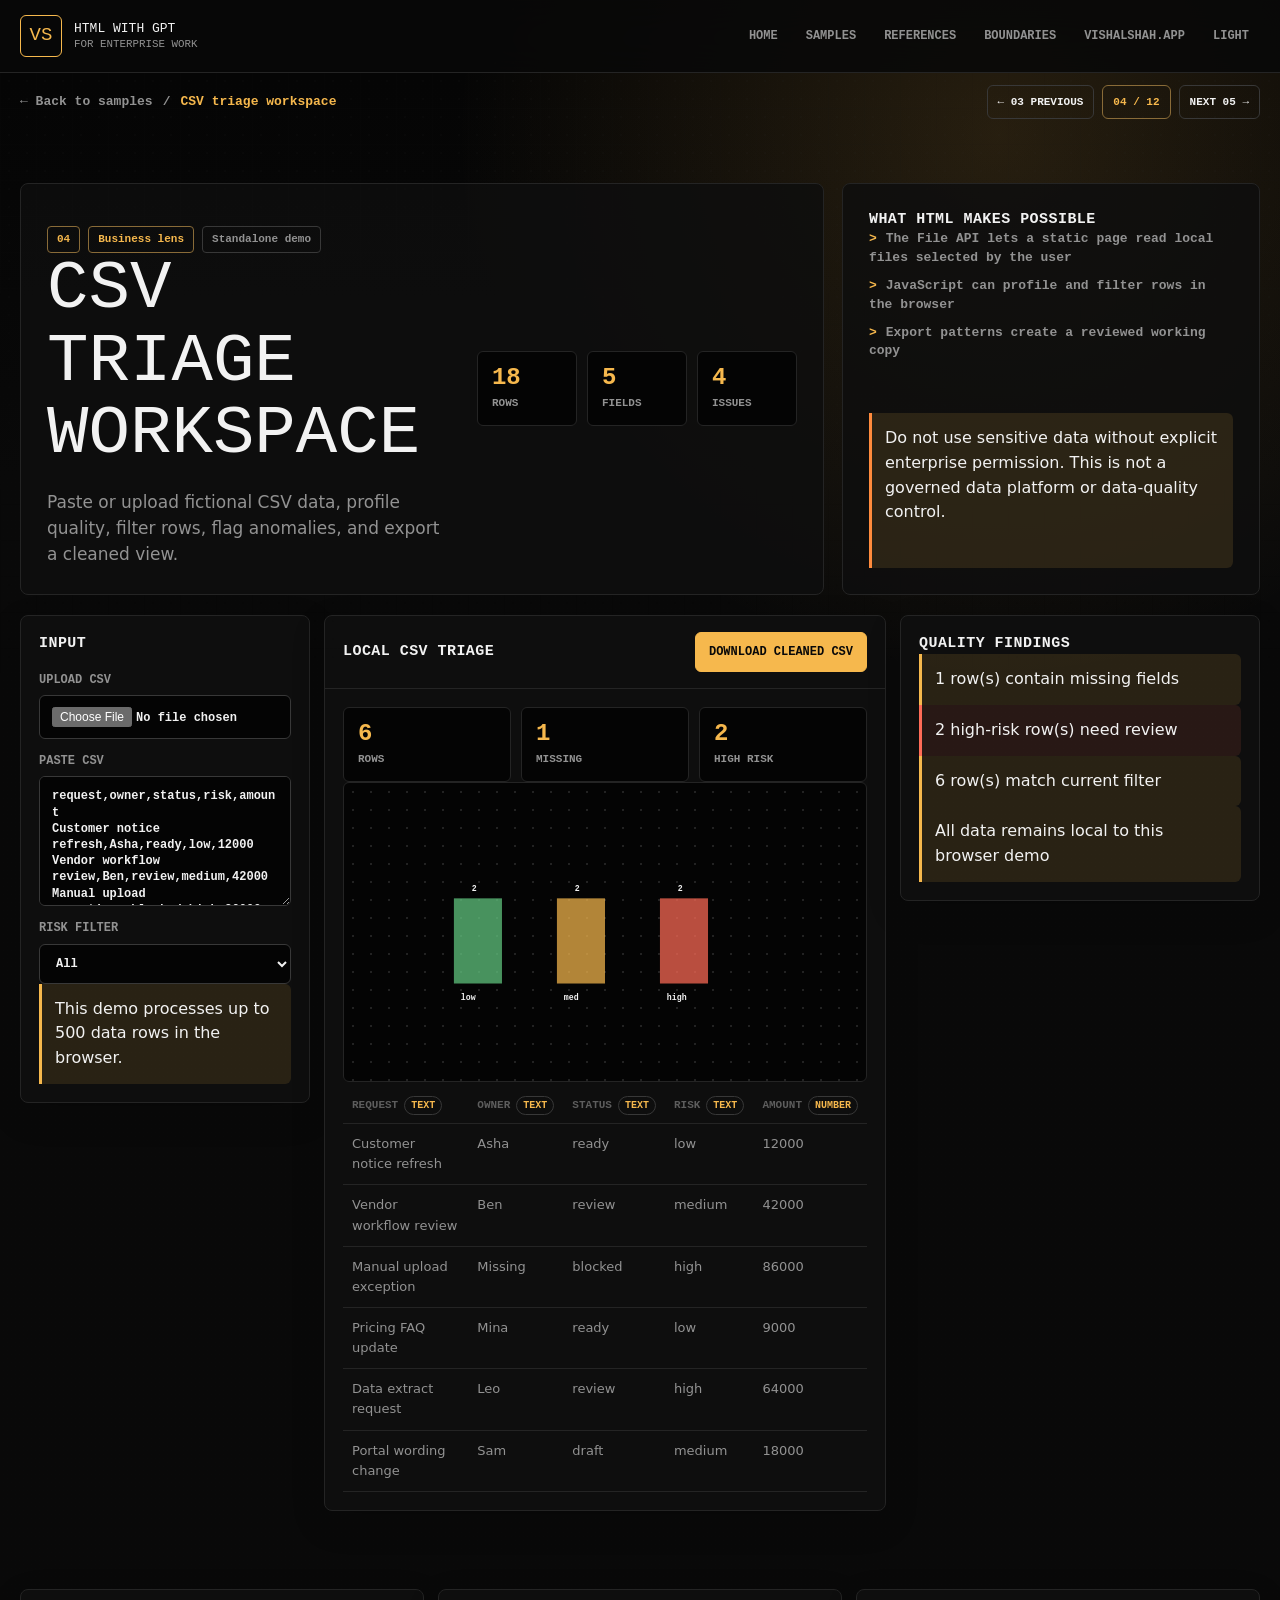
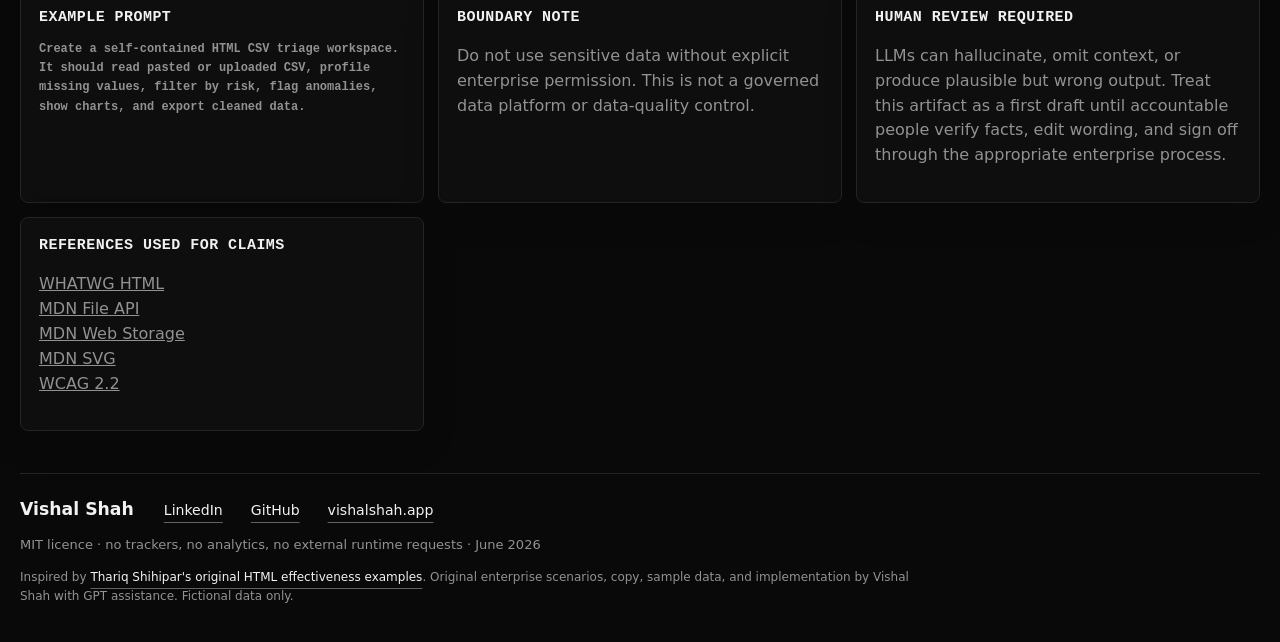
<file: samples/csv-triage-workspace.html>
<!doctype html>
<html lang="en">
<head>
  <meta charset="utf-8">
  <meta name="viewport" content="width=device-width, initial-scale=1">
  <meta name="description" content="Paste or upload fictional CSV data, profile quality, filter rows, flag anomalies, and export a cleaned view.">
  <meta property="og:title" content="CSV triage workspace | HTML with GPT for Enterprise Work">
  <meta property="og:description" content="Paste or upload fictional CSV data, profile quality, filter rows, flag anomalies, and export a cleaned view.">
  <meta property="og:type" content="article">
  <meta property="og:url" content="https://vishal8shah.github.io/HTML-with-GPT/samples/csv-triage-workspace.html">
  <meta property="og:image" content="https://vishal8shah.github.io/HTML-with-GPT/assets/social-preview.png">
  <meta name="twitter:card" content="summary_large_image">
  <meta name="twitter:title" content="CSV triage workspace | HTML with GPT for Enterprise Work">
  <meta name="twitter:description" content="Paste or upload fictional CSV data, profile quality, filter rows, flag anomalies, and export a cleaned view.">
  <meta name="twitter:image" content="https://vishal8shah.github.io/HTML-with-GPT/assets/social-preview.png">
  <meta name="theme-color" content="#080807">
  <link rel="canonical" href="https://vishal8shah.github.io/HTML-with-GPT/samples/csv-triage-workspace.html">
  <link rel="icon" href="../favicon.svg" type="image/svg+xml">
  <link rel="alternate icon" href="/HTML-with-GPT/favicon.ico" sizes="any">
  <title>CSV triage workspace | HTML with GPT for Enterprise Work</title>
  <style>
:root {
  color-scheme: dark;
  --bg: oklch(14% 0 0);
  --bg-2: oklch(11% 0 0);
  --surface: oklch(17% 0 0);
  --surface-2: oklch(20% 0 0);
  --ink: oklch(96% 0 0);
  --muted: oklch(66% 0 0);
  --faint: oklch(48% 0 0);
  --line: oklch(26% 0 0);
  --line-strong: oklch(34% 0 0);
  --accent: oklch(82% .14 78);
  --accent-2: #ffb43b;
  --accent-ink: oklch(14% 0 0);
  --blue: #62a8ff;
  --green: #63c981;
  --red: #ff6b57;
  --orange: #ff8b3d;
  --shadow: 0 24px 80px rgba(0, 0, 0, .38);
  --radius: 8px;
  --sans: Inter, ui-sans-serif, system-ui, -apple-system, "Segoe UI", Arial, sans-serif;
  --mono: "JetBrains Mono", "SFMono-Regular", Consolas, "Liberation Mono", Menlo, monospace;
}

html[data-theme="light"] {
  color-scheme: light;
  --bg: oklch(98.5% 0 0);
  --bg-2: oklch(96% 0 0);
  --surface: oklch(100% 0 0);
  --surface-2: oklch(94.5% 0 0);
  --ink: oklch(18% 0 0);
  --muted: oklch(45% 0 0);
  --faint: oklch(60% 0 0);
  --line: oklch(88% 0 0);
  --line-strong: oklch(76% 0 0);
  --accent: oklch(78% .14 78);
  --accent-2: #c68509;
  --accent-ink: oklch(18% 0 0);
  --shadow: 0 24px 70px rgba(0, 0, 0, .12);
}

* {
  box-sizing: border-box;
}

html {
  scroll-behavior: smooth;
}

body {
  margin: 0;
  min-width: 320px;
  background:
    radial-gradient(circle at 78% 6%, color-mix(in srgb, var(--accent) 14%, transparent), transparent 34rem),
    linear-gradient(180deg, var(--bg-2), var(--bg) 30rem),
    var(--bg);
  color: var(--ink);
  font-family: var(--sans);
  line-height: 1.55;
  -webkit-font-smoothing: antialiased;
  text-rendering: optimizeLegibility;
}

body::before {
  content: "";
  position: fixed;
  inset: 0;
  z-index: -1;
  opacity: .18;
  background-image:
    radial-gradient(circle, color-mix(in srgb, var(--line-strong) 55%, transparent) 1px, transparent 1.5px),
    linear-gradient(color-mix(in srgb, var(--line) 50%, transparent) 1px, transparent 1px),
    linear-gradient(90deg, color-mix(in srgb, var(--line) 50%, transparent) 1px, transparent 1px);
  background-size: 18px 18px, 36px 36px, 36px 36px;
  mask-image: linear-gradient(180deg, #000, transparent 78%);
}

a {
  color: inherit;
}

button,
input,
select,
textarea {
  font: inherit;
}

a:focus-visible,
button:focus-visible,
input:focus-visible,
select:focus-visible,
textarea:focus-visible {
  outline: 2px solid var(--accent);
  outline-offset: 3px;
}

.sample-shell {
  width: min(1440px, calc(100% - 40px));
  margin: 0 auto;
}

.sample-header {
  position: sticky;
  top: 0;
  z-index: 30;
  border-bottom: 1px solid var(--line);
  background: color-mix(in srgb, var(--bg) 88%, transparent);
  backdrop-filter: blur(18px);
}

.sample-nav {
  display: flex;
  align-items: center;
  justify-content: space-between;
  gap: 20px;
  min-height: 72px;
}

.brand {
  display: inline-flex;
  align-items: center;
  gap: 12px;
  color: var(--ink);
  font-family: var(--mono);
  text-decoration: none;
}

.brand-mark {
  display: grid;
  width: 42px;
  height: 42px;
  place-items: center;
  border: 1px solid var(--accent);
  border-radius: 6px;
  color: var(--accent);
  font-size: 19px;
}

.brand-text {
  display: grid;
  gap: 1px;
  font-size: 13px;
  line-height: 1.15;
  text-transform: uppercase;
}

.brand-text small {
  color: var(--muted);
}

.links {
  display: flex;
  align-items: center;
  justify-content: flex-end;
  gap: 6px;
}

.links a,
.links button {
  border: 0;
  border-radius: 6px;
  background: transparent;
  color: var(--muted);
  cursor: pointer;
  font: 800 12px/1 var(--mono);
  padding: 10px 11px;
  text-decoration: none;
  text-transform: uppercase;
}

.links a:hover,
.links button:hover {
  background: var(--surface);
  color: var(--accent);
}

.theme-toggle {
  display: inline-flex;
  align-items: center;
  gap: 9px;
  border: 1px solid var(--line-strong);
  border-radius: 999px;
  background: var(--surface);
  color: var(--muted);
  cursor: pointer;
  font: 700 12px/1 var(--mono);
  padding: 8px 11px;
  text-transform: uppercase;
}

.theme-toggle::before {
  content: "";
  width: 22px;
  height: 12px;
  border: 1px solid var(--accent);
  border-radius: 999px;
  background: linear-gradient(90deg, transparent 44%, var(--accent) 45%);
}

.sample-hero {
  display: grid;
  grid-template-columns: minmax(0, 1fr) minmax(360px, .52fr);
  gap: 18px;
  align-items: stretch;
  padding: 38px 0 20px;
}

.hero-panel,
.proof-panel {
  border: 1px solid var(--line);
  border-radius: var(--radius);
  background: color-mix(in srgb, var(--surface) 86%, transparent);
  padding: 26px;
}

.hero-panel {
  display: grid;
  grid-template-columns: minmax(0, 1fr) minmax(320px, .72fr);
  gap: 24px;
  align-items: center;
}

.crumb {
  display: flex;
  flex-wrap: wrap;
  gap: 10px;
  color: var(--muted);
  font: 700 13px/1.2 var(--mono);
}

.crumb a {
  color: var(--muted);
  text-decoration: none;
}

.crumb span:last-child {
  color: var(--accent);
}

.sample-subnav {
  display: flex;
  align-items: center;
  justify-content: space-between;
  gap: 18px;
  padding: 12px 0 26px;
}

.sample-pager {
  display: flex;
  align-items: center;
  flex-wrap: wrap;
  justify-content: flex-end;
  gap: 8px;
}

.sample-pager a,
.sample-pager span {
  display: inline-flex;
  align-items: center;
  min-height: 34px;
  border: 1px solid var(--line-strong);
  border-radius: 6px;
  color: var(--muted);
  font: 800 11px/1 var(--mono);
  padding: 9px 10px;
  text-decoration: none;
  text-transform: uppercase;
}

.sample-pager a {
  color: var(--ink);
}

.sample-pager a:hover {
  border-color: var(--accent);
  color: var(--accent);
}

.sample-pager span {
  border-color: color-mix(in srgb, var(--accent) 48%, var(--line));
  color: var(--accent);
}

.sample-hero h1 {
  margin: 0;
  font-family: var(--mono);
  font-size: clamp(38px, 5.4vw, 74px);
  font-weight: 500;
  line-height: 1.05;
  letter-spacing: 0;
  text-transform: uppercase;
}

.sample-hero p {
  max-width: 760px;
  margin: 18px 0 0;
  color: var(--muted);
  font-size: 17px;
}

.hero-stats {
  display: grid;
  grid-template-columns: repeat(3, minmax(0, 1fr));
  gap: 10px;
}

.stat {
  border: 1px solid var(--line);
  border-radius: 6px;
  background: var(--bg-2);
  padding: 14px;
}

.stat strong {
  display: block;
  color: var(--accent);
  font: 800 24px/1 var(--mono);
}

.stat span {
  display: block;
  margin-top: 6px;
  color: var(--muted);
  font: 700 11px/1.35 var(--mono);
  text-transform: uppercase;
}

.proof-panel {
  display: grid;
  gap: 22px;
}

.proof-panel h2,
.workspace h2,
.panel h2,
.panel h3 {
  margin: 0;
  font: 700 15px/1.35 var(--mono);
  letter-spacing: .03em;
  text-transform: uppercase;
}

.proof-list {
  display: grid;
  gap: 9px;
  color: var(--muted);
  font: 600 13px/1.45 var(--mono);
}

.proof-list span::before {
  content: ">";
  color: var(--accent);
  margin-right: 9px;
}

.badge-row {
  display: flex;
  flex-wrap: wrap;
  gap: 8px;
  margin-top: 16px;
}

.badge {
  border: 1px solid var(--line-strong);
  border-radius: 4px;
  color: var(--muted);
  font: 800 11px/1 var(--mono);
  padding: 7px 9px;
}

.badge.good {
  border-color: color-mix(in srgb, var(--accent) 48%, var(--line));
  color: var(--accent);
}

.app-grid {
  display: grid;
  grid-template-columns: 290px minmax(0, 1fr) 360px;
  gap: 14px;
  align-items: start;
  padding: 0 0 78px;
}

.panel,
.workspace {
  border: 1px solid var(--line);
  border-radius: var(--radius);
  background: color-mix(in srgb, var(--surface) 88%, transparent);
  box-shadow: 0 12px 34px rgba(0, 0, 0, .16);
}

.panel {
  padding: 18px;
}

.workspace {
  min-height: 620px;
  overflow: hidden;
}

.workspace-head,
.panel-head {
  display: flex;
  align-items: center;
  justify-content: space-between;
  gap: 16px;
  border-bottom: 1px solid var(--line);
  padding: 16px 18px;
}

.workspace-body {
  padding: 18px;
}

.control-group {
  display: grid;
  gap: 14px;
  margin-top: 18px;
}

.control-group button.active {
  border-color: var(--accent);
  background: color-mix(in srgb, var(--accent) 12%, var(--surface));
  color: var(--accent);
}

label,
.label {
  display: grid;
  gap: 7px;
  color: var(--muted);
  font: 760 12px/1.35 var(--mono);
  text-transform: uppercase;
}

input,
select,
textarea {
  width: 100%;
  border: 1px solid var(--line-strong);
  border-radius: 6px;
  background: var(--bg-2);
  color: var(--ink);
  padding: 11px 12px;
}

input[type="range"] {
  accent-color: var(--accent);
}

textarea {
  min-height: 130px;
  resize: vertical;
}

button,
.button {
  display: inline-flex;
  align-items: center;
  justify-content: center;
  gap: 8px;
  min-height: 40px;
  border: 1px solid var(--line-strong);
  border-radius: 6px;
  background: var(--surface);
  color: var(--ink);
  cursor: pointer;
  font: 820 12px/1 var(--mono);
  padding: 10px 13px;
  text-decoration: none;
  text-transform: uppercase;
}

button.primary,
.button.primary {
  border-color: var(--accent);
  background: var(--accent);
  color: var(--accent-ink);
}

button:hover,
.button:hover {
  border-color: var(--accent);
}

.toolbar {
  display: flex;
  flex-wrap: wrap;
  gap: 10px;
}

.tabs {
  display: flex;
  flex-wrap: wrap;
  gap: 8px;
}

.tabs button.active {
  border-color: var(--accent);
  color: var(--accent);
}

.cards {
  display: grid;
  grid-template-columns: repeat(3, minmax(0, 1fr));
  gap: 12px;
}

.mini-card {
  border: 1px solid var(--line);
  border-radius: 6px;
  background: var(--bg-2);
  padding: 15px;
}

.mini-card.selected {
  border-color: var(--accent);
  background: color-mix(in srgb, var(--accent) 12%, var(--surface));
}

.mini-card h3 {
  margin: 0 0 8px;
  font: 700 16px/1.3 var(--mono);
  text-transform: none;
}

.mini-card p {
  margin: 0;
  color: var(--muted);
  font-size: 13px;
}

.metric {
  display: flex;
  align-items: center;
  justify-content: space-between;
  gap: 12px;
  border-bottom: 1px solid var(--line);
  padding: 10px 0;
}

.metric:last-child {
  border-bottom: 0;
}

.meter {
  height: 10px;
  border-radius: 999px;
  background: var(--line);
  overflow: hidden;
}

.meter span {
  display: block;
  height: 100%;
  border-radius: inherit;
  background: linear-gradient(90deg, var(--accent), var(--green));
}

.data-table,
table {
  width: 100%;
  border-collapse: collapse;
  font-size: 13px;
}

th,
td {
  border-bottom: 1px solid var(--line);
  padding: 10px 9px;
  text-align: left;
  vertical-align: top;
}

th {
  color: var(--faint);
  font: 800 11px/1.25 var(--mono);
  text-transform: uppercase;
}

td {
  color: var(--muted);
}

td strong {
  color: var(--ink);
}

.status {
  display: inline-flex;
  align-items: center;
  gap: 6px;
  border: 1px solid var(--line-strong);
  border-radius: 999px;
  color: var(--muted);
  font: 800 11px/1 var(--mono);
  padding: 5px 8px;
}

.status::before {
  content: "";
  width: 7px;
  height: 7px;
  border-radius: 50%;
  background: currentColor;
}

.status.high,
.status.critical,
.status.blocked,
.status.missing {
  color: var(--red);
}

.status.medium,
.status.review,
.status.draft {
  color: var(--accent);
}

.status.low,
.status.ready,
.status.accepted,
.status.done {
  color: var(--green);
}

.note {
  border-left: 3px solid var(--accent);
  border-radius: 0 6px 6px 0;
  background: color-mix(in srgb, var(--accent) 12%, transparent);
  color: var(--ink);
  padding: 13px;
}

.note.warning {
  border-left-color: var(--orange);
}

.note.danger {
  border-left-color: var(--red);
  background: color-mix(in srgb, var(--red) 11%, transparent);
}

.output {
  border: 1px solid var(--line);
  border-radius: 6px;
  background: var(--bg-2);
  color: var(--ink);
  font: 650 12px/1.55 var(--mono);
  min-height: 190px;
  overflow: auto;
  padding: 14px;
  white-space: pre-wrap;
}

.diagram {
  width: 100%;
  min-height: 300px;
  border: 1px solid var(--line);
  border-radius: 6px;
  background:
    radial-gradient(circle, color-mix(in srgb, var(--line-strong) 58%, transparent) 1px, transparent 1.5px),
    var(--bg-2);
  background-size: 18px 18px;
}

.diagram text {
  fill: var(--ink);
  font: 750 12px var(--mono);
  pointer-events: none;
}

.diagram .node {
  fill: var(--surface);
  stroke: var(--line-strong);
  stroke-width: 1.5;
  cursor: pointer;
}

.diagram .node.active {
  fill: color-mix(in srgb, var(--accent) 13%, var(--surface));
  stroke: var(--accent);
  stroke-width: 2.5;
}

.diagram .node.high {
  stroke: var(--red);
}

.diagram .node.medium {
  stroke: var(--accent);
}

.diagram .node.low {
  stroke: var(--green);
}

.diagram .line {
  fill: none;
  stroke: var(--faint);
  stroke-width: 1.8;
}

.diagram .line.hot {
  stroke: var(--accent);
  stroke-width: 2.6;
}

.diagram .line.danger {
  stroke: var(--red);
}

.diagram .line.dashed {
  stroke-dasharray: 5 5;
}

.impact-presentation-active .app-grid {
  grid-template-columns: 1fr;
}

.impact-presentation-active [data-controls],
.impact-presentation-active [data-inspector] {
  display: none;
}

.impact-presentation-active .workspace {
  min-height: 760px;
}

.impact-presenter-shell {
  display: grid;
  gap: 16px;
}

.impact-presenter-top {
  display: flex;
  justify-content: space-between;
  gap: 18px;
  align-items: flex-start;
  padding: 16px;
  border: 1px solid color-mix(in srgb, var(--accent) 45%, var(--line));
  border-radius: 8px;
  background:
    linear-gradient(135deg, color-mix(in srgb, var(--accent) 10%, transparent), transparent 44%),
    var(--bg-2);
}

.impact-presenter-top span,
.panel-label {
  display: block;
  color: var(--accent);
  font: 850 11px/1.2 var(--mono);
  letter-spacing: .08em;
  text-transform: uppercase;
}

.impact-presenter-top h2 {
  margin: 7px 0 0;
  color: var(--ink);
  font-size: clamp(30px, 5vw, 56px);
  letter-spacing: -0.04em;
  line-height: .95;
}

.impact-presenter-actions {
  display: flex;
  flex-wrap: wrap;
  gap: 8px;
  justify-content: flex-end;
}

.impact-presenter {
  display: grid;
  grid-template-columns: minmax(180px, 220px) minmax(0, 1fr);
  gap: 14px;
}

.impact-slide-rail {
  display: grid;
  align-content: start;
  gap: 8px;
}

.impact-slide-button {
  display: grid;
  grid-template-columns: auto minmax(0, 1fr);
  gap: 10px;
  align-items: center;
  min-height: 62px;
  padding: 12px;
  border: 1px solid var(--line);
  border-radius: 8px;
  background: var(--bg-2);
  color: var(--muted);
  text-align: left;
}

.impact-slide-button span {
  display: grid;
  place-items: center;
  width: 32px;
  height: 32px;
  border: 1px solid var(--line-strong);
  border-radius: 999px;
  color: var(--accent);
  font: 900 11px/1 var(--mono);
}

.impact-slide-button.active {
  border-color: color-mix(in srgb, var(--accent) 62%, var(--line));
  background: color-mix(in srgb, var(--accent) 12%, var(--bg-2));
  color: var(--ink);
}

.impact-stage {
  display: grid;
  grid-template-columns: minmax(0, 1.55fr) minmax(240px, .45fr);
  grid-template-areas:
    "map inspector"
    "evidence notes";
  gap: 14px;
}

.impact-map-card,
.impact-inspector,
.impact-evidence-drawer,
.impact-notes {
  border: 1px solid var(--line);
  border-radius: 8px;
  background:
    linear-gradient(180deg, color-mix(in srgb, var(--surface) 88%, transparent), var(--bg-2));
  box-shadow: 0 18px 70px color-mix(in srgb, #000 20%, transparent);
}

.impact-map-card {
  position: relative;
  grid-area: map;
  overflow: hidden;
}

.impact-map-card::before {
  content: "";
  position: absolute;
  inset: 0;
  pointer-events: none;
  background: radial-gradient(circle at 50% 42%, color-mix(in srgb, var(--accent) 13%, transparent), transparent 48%);
}

.impact-map {
  position: relative;
  min-height: 430px;
  border: 0;
  border-radius: 8px;
  background:
    radial-gradient(circle, color-mix(in srgb, var(--line-strong) 58%, transparent) 1px, transparent 1.5px),
    color-mix(in srgb, var(--bg-2) 82%, #000);
  background-size: 20px 20px;
}

.diagram .node.spotlight {
  filter: drop-shadow(0 0 14px color-mix(in srgb, var(--accent) 75%, transparent));
}

.diagram .line.critical {
  stroke-dasharray: 10 7;
  animation: dashFlow 1.6s linear infinite;
}

.impact-inspector {
  grid-area: inspector;
  padding: 16px;
}

.impact-inspector .note,
.impact-notes p {
  margin-top: 12px;
}

.muted-text {
  color: var(--muted);
}

.impact-evidence-drawer {
  grid-area: evidence;
  padding: 16px;
  animation: drawerReveal .28s ease both;
}

.impact-notes {
  grid-area: notes;
  padding: 16px;
}

.impact-notes p {
  color: var(--ink);
  font-size: 14px;
}

.impact-timeline {
  display: grid;
  grid-template-columns: repeat(7, minmax(0, 1fr));
  gap: 8px;
  margin: 0;
  padding: 0;
  list-style: none;
}

.impact-timeline-step {
  display: grid;
  gap: 8px;
  min-height: 74px;
  padding: 12px;
  border: 1px solid var(--line);
  border-radius: 8px;
  background: var(--bg-2);
  color: var(--muted);
  font: 800 11px/1.25 var(--mono);
}

.impact-timeline-step span {
  display: grid;
  place-items: center;
  width: 24px;
  height: 24px;
  border: 1px solid var(--line-strong);
  border-radius: 999px;
}

.impact-timeline-step.complete {
  color: var(--ink);
  border-color: color-mix(in srgb, var(--accent) 42%, var(--line));
}

.impact-timeline-step.current {
  background: color-mix(in srgb, var(--accent) 12%, var(--bg-2));
}

@keyframes dashFlow {
  to {
    stroke-dashoffset: -34;
  }
}

@keyframes drawerReveal {
  from {
    opacity: 0;
    transform: translateY(8px);
  }

  to {
    opacity: 1;
    transform: translateY(0);
  }
}

.matrix {
  display: grid;
  grid-template-columns: repeat(5, minmax(0, 1fr));
  gap: 6px;
}

.matrix-cell {
  display: grid;
  min-height: 58px;
  place-items: center;
  border: 1px solid var(--line);
  border-radius: 5px;
  background: var(--bg-2);
  color: var(--muted);
  font: 800 12px/1 var(--mono);
}

.matrix-cell.active {
  border-color: var(--accent);
  background: color-mix(in srgb, var(--accent) 16%, transparent);
  color: var(--accent);
}

.heatmap {
  display: grid;
  grid-template-columns: repeat(5, 1fr);
  gap: 5px;
}

.heatmap span {
  min-height: 28px;
  border: 1px solid var(--line);
  border-radius: 4px;
}

.timeline {
  position: relative;
  display: grid;
  gap: 12px;
}

.event {
  display: grid;
  grid-template-columns: 76px minmax(0, 1fr);
  gap: 14px;
  border: 1px solid var(--line);
  border-radius: 6px;
  background: var(--bg-2);
  padding: 14px;
}

.event time {
  color: var(--accent);
  font: 800 13px/1 var(--mono);
}

.event p {
  margin: 4px 0 0;
  color: var(--muted);
}

.toggle-row {
  display: flex;
  align-items: center;
  justify-content: space-between;
  gap: 14px;
  border-bottom: 1px solid var(--line);
  padding: 13px 0;
}

.switch {
  position: relative;
  width: 54px;
  height: 30px;
  flex: 0 0 auto;
}

.switch input {
  position: absolute;
  opacity: 0;
}

.slider {
  position: absolute;
  inset: 0;
  border-radius: 999px;
  background: var(--line-strong);
  cursor: pointer;
}

.slider::after {
  content: "";
  position: absolute;
  top: 4px;
  left: 4px;
  width: 22px;
  height: 22px;
  border-radius: 50%;
  background: var(--ink);
  transition: transform 160ms ease;
}

.switch input:checked + .slider {
  background: var(--accent);
}

.switch input:checked + .slider::after {
  transform: translateX(24px);
  background: var(--accent-ink);
}

.artifact-sections {
  display: grid;
  grid-template-columns: repeat(3, minmax(0, 1fr));
  gap: 14px;
  padding: 0 0 42px;
}

.artifact-sections .panel {
  min-height: 210px;
}

.artifact-sections p {
  color: var(--muted);
}

.prompt {
  font: 650 12px/1.6 var(--mono);
  white-space: pre-wrap;
}

.footer-note {
  border-top: 1px solid var(--line);
  padding: 26px 0 36px;
  color: var(--muted);
  font-size: 13px;
}

.footer-signature {
  display: grid;
  gap: 13px;
}

.signature-row {
  display: flex;
  flex-wrap: wrap;
  align-items: baseline;
  gap: 10px clamp(16px, 2.4vw, 30px);
}

.signature-name {
  color: var(--ink);
  font: 800 clamp(15px, 1.35vw, 18px)/1.1 var(--sans);
}

.signature-links {
  display: flex;
  flex-wrap: wrap;
  gap: 10px clamp(16px, 2.4vw, 28px);
  font-size: clamp(13px, 1.1vw, 15px);
}

.signature-meta {
  margin: 0;
  max-width: 920px;
  font-size: 13px;
  line-height: 1.5;
}

.signature-credit {
  margin: 0;
  max-width: 920px;
  font-size: 12px;
  line-height: 1.6;
}

.footer-note a,
.signature-credit a {
  color: var(--ink);
  text-decoration-color: color-mix(in oklch, var(--muted), transparent 35%);
  text-underline-offset: 7px;
}

.footer-note a:hover,
.signature-credit a:hover {
  color: var(--accent);
  text-decoration-color: var(--accent);
}

@media (max-width: 1180px) {
  .sample-hero,
  .hero-panel,
  .app-grid,
  .artifact-sections,
  .impact-presenter,
  .impact-stage {
    grid-template-columns: 1fr;
  }

  .workspace {
    min-height: 0;
  }

  .impact-stage {
    grid-template-areas:
      "map"
      "inspector"
      "evidence"
      "notes";
  }

  .impact-slide-rail,
  .impact-timeline {
    grid-template-columns: repeat(3, minmax(180px, 1fr));
    overflow-x: auto;
  }
}

@media (max-width: 760px) {
  .sample-shell {
    width: min(100% - 28px, 1440px);
  }

  .sample-nav {
    align-items: flex-start;
    flex-direction: column;
    gap: 12px;
    padding: 14px 0;
  }

  .links {
    width: 100%;
    justify-content: flex-start;
    overflow-x: auto;
    padding-bottom: 3px;
  }

  .links a,
  .links button {
    flex: 0 0 auto;
    font-size: 11px;
  }

  .sample-hero {
    padding-top: 24px;
  }

  .sample-subnav {
    align-items: flex-start;
    flex-direction: column;
  }

  .sample-pager {
    width: 100%;
    justify-content: flex-start;
  }

  .hero-panel,
  .proof-panel,
  .panel,
  .workspace-body {
    padding: 14px;
  }

  .sample-hero h1 {
    font-size: clamp(34px, 10vw, 46px);
  }

  .hero-stats,
  .cards {
    grid-template-columns: 1fr;
  }

  .workspace-head,
  .panel-head {
    align-items: flex-start;
    flex-direction: column;
  }

  .impact-presentation-active .workspace {
    min-height: 0;
  }

  .impact-presenter-top {
    flex-direction: column;
  }

  .impact-presenter-actions {
    justify-content: flex-start;
  }

  .impact-slide-rail,
  .impact-timeline {
    grid-template-columns: 1fr;
  }

  .impact-map {
    min-height: 320px;
  }
}

@media (prefers-reduced-motion: reduce) {
  *,
  *::before,
  *::after {
    scroll-behavior: auto !important;
    transition-duration: 0.01ms !important;
    animation-duration: 0.01ms !important;
    animation-iteration-count: 1 !important;
  }

  .diagram .line.critical {
    stroke-dasharray: 0;
  }
}

.skip-link {
  position: fixed;
  left: 16px;
  top: 16px;
  z-index: 100;
  transform: translateY(-160%);
  border: 1px solid var(--accent);
  border-radius: 6px;
  background: var(--bg);
  color: var(--accent);
  font: 800 12px/1 var(--mono);
  padding: 12px 14px;
  text-decoration: none;
}

.skip-link:focus {
  transform: translateY(0);
}

.legend {
  display: flex;
  flex-wrap: wrap;
  gap: 8px;
  margin: 10px 0 14px;
}

.legend-item {
  display: inline-flex;
  align-items: center;
  gap: 7px;
  color: var(--muted);
  font: 800 11px/1 var(--mono);
  text-transform: uppercase;
}

.legend-dot {
  width: 10px;
  height: 10px;
  border-radius: 999px;
  border: 1px solid var(--line-strong);
  background: var(--faint);
}

.legend-dot.low,
.risk-band.low {
  background: var(--green);
}

.legend-dot.medium,
.risk-band.medium {
  background: var(--accent);
}

.legend-dot.high,
.risk-band.high {
  background: var(--red);
}

.legend-dot.critical,
.risk-band.critical {
  background: color-mix(in srgb, var(--red) 70%, var(--accent));
}

.contribution-grid,
.triple-bars,
.branch-panel {
  display: grid;
  gap: 8px;
  margin-top: 12px;
}

.contribution-row,
.triple-row {
  display: grid;
  grid-template-columns: minmax(90px, .35fr) minmax(0, 1fr) auto;
  gap: 10px;
  align-items: center;
  color: var(--muted);
  font: 750 11px/1.2 var(--mono);
  text-transform: uppercase;
}

.risk-band {
  display: inline-flex;
  align-items: center;
  justify-content: center;
  min-width: 90px;
  border-radius: 999px;
  color: var(--accent-ink);
  font: 900 11px/1 var(--mono);
  padding: 7px 10px;
  text-transform: uppercase;
}

textarea.response-editor,
textarea.why-editor {
  min-height: 150px;
}

.diff-line {
  display: block;
  border-left: 3px solid transparent;
  color: var(--muted);
  font-family: var(--mono);
  padding: 4px 8px;
  transition: background .2s ease, border-color .2s ease, color .2s ease, opacity .2s ease;
}

.diff-line.highlight {
  border-left-color: var(--accent);
  background: color-mix(in srgb, var(--accent) 10%, transparent);
  color: var(--ink);
}

.diff-line.muted {
  color: var(--faint);
  opacity: .52;
}

.diff-line.context {
  color: var(--faint);
}

.finding-list {
  display: grid;
  gap: 10px;
}

.finding-button {
  width: 100%;
  border: 1px solid var(--line);
  border-radius: 8px;
  background: var(--surface);
  color: var(--ink);
  cursor: pointer;
  padding: 12px;
  text-align: left;
}

.finding-button[aria-pressed="true"] {
  border-color: var(--accent);
  background: color-mix(in srgb, var(--accent) 10%, var(--surface));
}

.finding-button strong,
.finding-button span {
  display: block;
}

.finding-button span {
  margin-top: 6px;
  color: var(--muted);
  font: 600 12px/1.45 var(--mono);
}

.type-badge {
  margin-left: 6px;
  border: 1px solid var(--line-strong);
  border-radius: 999px;
  color: var(--accent);
  font: 800 10px/1 var(--mono);
  padding: 3px 6px;
  text-transform: uppercase;
}

.csv-notice {
  margin: 0 0 12px;
}


.panel,
.workspace,
.workspace-body,
.mini-card,
.note,
.output {
  min-width: 0;
}

.diagram,
table,
.output {
  max-width: 100%;
}

table {
  width: 100%;
}
@media print {
  .sample-header,
  .sample-subnav,
  [data-controls],
  .workspace-head .toolbar,
  .artifact-sections,
  .footer-note {
    display: none !important;
  }

  body {
    background: #fff !important;
    color: #111 !important;
  }

  .app-grid,
  .workspace,
  .workspace-body {
    display: block !important;
    border: 0 !important;
    box-shadow: none !important;
  }
}
  </style>
</head>
<body data-sample="csv-triage-workspace">
  <div data-sample-root></div>
  <script>
const SAMPLES = {
  "decision-brief-explorer": {
    number: "01",
    lens: "Business lens",
    title: "Decision brief explorer",
    summary: "Compare fictional options, tune criteria weights, inspect stakeholder impact, and export a concise recommendation draft.",
    stats: [["3", "Options"], ["5", "Criteria"], ["8", "Stakeholders"]],
    proof: ["Forms update the decision model instantly", "CSS meters and SVG make trade-offs visible", "Clipboard/download actions create a portable brief"],
    boundary: "This structures a human decision review. It does not validate facts, authorize spend, or replace governance forums.",
    prompt: "Create a self-contained HTML decision brief explorer for three enterprise options. Include weighted criteria, stakeholder impact, a recommendation draft, export actions, and a clear boundary that it is not a sign-off record.",
    type: "decision"
  },
  "meeting-action-tracker": {
    number: "02",
    lens: "Business lens",
    title: "Meeting action tracker",
    summary: "Turn a fictional meeting into owner-filtered actions, due-date timeline, decisions, and a copyable follow-up note.",
    stats: [["9", "Actions"], ["4", "Owners"], ["3", "Decisions"]],
    proof: ["Checkboxes persist locally in the browser", "Filters and timelines make follow-up easier to scan", "Generated text can be copied into official tools after review"],
    boundary: "This is not a system of record. Real actions belong in the official workflow, ticketing, or collaboration platform.",
    prompt: "Create a standalone HTML meeting action tracker for an enterprise review meeting. Include owners, due dates, statuses, decisions, filters, local state, a timeline, and a follow-up export.",
    type: "meeting"
  },
  "policy-process-navigator": {
    number: "03",
    lens: "Business lens",
    title: "Policy/process navigator",
    summary: "Select a role and goal to reveal relevant process steps, linked controls, escalation points, and RACI guidance.",
    stats: [["4", "Roles"], ["12", "Steps"], ["7", "Controls"]],
    proof: ["Native controls can reveal role-specific process paths", "Inline SVG can make handoffs and review paths readable", "Tables keep ownership and control context close to the workflow"],
    boundary: "Policy owners must validate all content. This demo does not interpret policy or provide official advice.",
    prompt: "Create a public-safe HTML process navigator for enterprise users. Include role and goal selectors, a process diagram, controls, RACI, escalation points, and a policy-owner validation boundary.",
    type: "policy"
  },
  "csv-triage-workspace": {
    number: "04",
    lens: "Business lens",
    title: "CSV triage workspace",
    summary: "Paste or upload fictional CSV data, profile quality, filter rows, flag anomalies, and export a cleaned view.",
    stats: [["18", "Rows"], ["5", "Fields"], ["4", "Issues"]],
    proof: ["The File API lets a static page read local files selected by the user", "JavaScript can profile and filter rows in the browser", "Export patterns create a reviewed working copy"],
    boundary: "Do not use sensitive data without explicit enterprise permission. This is not a governed data platform or data-quality control.",
    prompt: "Create a self-contained HTML CSV triage workspace. It should read pasted or uploaded CSV, profile missing values, filter by risk, flag anomalies, show charts, and export cleaned data.",
    type: "csv"
  },
  "risk-acceptance-brief": {
    number: "05",
    lens: "Business lens",
    title: "Risk acceptance brief",
    summary: "Draft a risk note with a 5x5 matrix, control checklist, mitigation timeline, and explicit human-review caveats.",
    stats: [["25", "Matrix cells"], ["6", "Controls"], ["4", "Milestones"]],
    proof: ["Forms create structured risk drafts", "Matrix visuals make likelihood and impact visible", "Print/download actions turn the artifact into a review pack"],
    boundary: "This is not risk acceptance, official evidence, legal advice, or a sign-off. It is a draft aid for accountable humans.",
    prompt: "Create a standalone HTML risk acceptance brief for fictional enterprise risk. Include a 5x5 matrix, mitigations, controls, residual risk, review path, export, and no-formal-evidence boundary.",
    type: "risk"
  },
  "customer-conversation-simulator": {
    number: "06",
    lens: "Business lens",
    title: "Customer conversation simulator",
    summary: "Practice response framing for fictional customer scenarios with tone comparison, branching next steps, and a quality checklist.",
    stats: [["4", "Scenarios"], ["3", "Tones"], ["6", "Checks"]],
    proof: ["Branching UI can simulate realistic review practice", "HTML keeps scenario, response, and checklist visible together", "Copy actions preserve the draft while keeping policy boundaries clear"],
    boundary: "This does not represent real customers, policy advice, formal communication sign-off, or AI output assurance.",
    prompt: "Create a customer conversation simulator as one HTML file. Use fictional scenarios, tone selectors, branching response drafts, communication checklist, and safe-language boundaries.",
    type: "conversation"
  },
  "architecture-decision-record": {
    number: "07",
    lens: "Engineering lens",
    title: "Architecture decision record",
    summary: "Compare architecture options, inspect target-state diagrams, capture consequences, and export an ADR-shaped draft.",
    stats: [["3", "Options"], ["9", "Forces"], ["1", "Draft ADR"]],
    proof: ["Option scorecards make ADR trade-offs inspectable", "SVG diagrams connect current and target architectures", "Generated text can follow a familiar ADR structure"],
    boundary: "Engineering leads still own design review, threat modeling, human sign-off, and implementation.",
    prompt: "Create a self-contained HTML architecture decision record for an enterprise team. Include options, scoring, architecture diagram, consequences, guardrails, and ADR export.",
    type: "adr"
  },
  "change-impact-map": {
    number: "08",
    lens: "Engineering lens",
    title: "Change impact map",
    summary: "Click services in an SVG dependency map to inspect owners, blast radius, risk paths, evidence, and reviewer checklist.",
    stats: [["12", "Services"], ["6", "Data stores"], ["14", "Controls"]],
    proof: ["Inline SVG can be scripted directly in HTML", "Filters and selected states turn diagrams into review tools", "Evidence tables make reviewer actions concrete"],
    boundary: "The map is fictional. Real dependency and ownership data must come from governed source-of-truth systems.",
    prompt: "Create a standalone HTML change impact map for an enterprise service change. Include SVG dependencies, risk filters, owner details, evidence table, timeline, and reviewer checklist export.",
    type: "impact"
  },
  "pull-request-reviewer-aid": {
    number: "09",
    lens: "Engineering lens",
    title: "Pull request reviewer aid",
    summary: "Inspect a fictional annotated diff, filter findings by severity, check ownership, and copy a focused review summary.",
    stats: [["7", "Findings"], ["4", "Files"], ["5", "Checks"]],
    proof: ["HTML can present code review focus without burying signal in a long comment", "Filters and checklists help reviewers scan by risk", "Copy/export actions preserve a compact review note"],
    boundary: "This does not replace code review, tests, security review, or reviewer accountability.",
    prompt: "Create a public-safe HTML pull request reviewer aid. Include an annotated diff mock, severity filters, ownership matrix, checklist, and copyable review summary.",
    type: "pr"
  },
  "incident-timeline": {
    number: "10",
    lens: "Engineering lens",
    title: "Incident timeline",
    summary: "Build a multi-lane incident narrative with event filters, five-whys, remediation board, and exportable postmortem draft.",
    stats: [["11", "Events"], ["5", "Whys"], ["6", "Actions"]],
    proof: ["Local forms and DOM updates turn a narrative into an inspectable timeline", "Filtering by event type supports live facilitation", "Generated postmortem text remains editable and bounded"],
    boundary: "Official incident records belong in operational systems with timestamps, ownership, and retention controls.",
    prompt: "Create a self-contained HTML incident timeline for a fictional enterprise outage. Include multi-lane events, filters, five-whys, remediation actions, and postmortem export.",
    type: "incident"
  },
  "control-evidence-pack": {
    number: "11",
    lens: "Engineering lens",
    title: "Control evidence pack",
    summary: "Track fictional evidence items, readiness status, control coverage, heatmap, and a draft review-pack view.",
    stats: [["14", "Evidence items"], ["8", "Controls"], ["4", "Owners"]],
    proof: ["Tables and status controls make evidence readiness visible", "Heatmaps make gaps easier to discuss", "Print/export patterns create a review pack without claiming formal evidence"],
    boundary: "This is not a formal evidence claim. Evidence validity requires official controls, source systems, and review process.",
    prompt: "Create a static HTML control evidence pack for a fictional enterprise engineering change. Include readiness status, owners, controls, heatmap, print view, export, and no-formal-evidence boundary.",
    type: "control"
  },
  "feature-flag-risk-editor": {
    number: "12",
    lens: "Engineering lens",
    title: "Feature-flag risk editor",
    summary: "Toggle fictional feature flags, inspect dependencies, calculate blast-radius risk, view rollout stages, and export a JSON diff.",
    stats: [["8", "Flags"], ["5", "Dependencies"], ["4", "Stages"]],
    proof: ["Local state can simulate rollout choices safely", "Dependency checks make hidden risk visible", "JSON export demonstrates a reviewable change payload"],
    boundary: "This does not change production flags. Real changes need identity, authorization, logging, human sign-off, and rollback controls.",
    prompt: "Create a feature-flag risk editor as one HTML artifact. Include toggle matrix, dependency graph, blast-radius scoring, staged rollout plan, JSON diff export, and production-change boundary.",
    type: "flags"
  }
};

const root = document.querySelector("[data-sample-root]");
const sampleId = document.body.dataset.sample;
const sample = SAMPLES[sampleId] || SAMPLES["decision-brief-explorer"];
const SAMPLE_ORDER = Object.keys(SAMPLES);

function $(selector, scope = document) {
  return scope.querySelector(selector);
}

function $$(selector, scope = document) {
  return Array.from(scope.querySelectorAll(selector));
}

function escapeHtml(value) {
  return String(value ?? "")
    .replaceAll("&", "&amp;")
    .replaceAll("<", "&lt;")
    .replaceAll(">", "&gt;")
    .replaceAll('"', "&quot;")
    .replaceAll("'", "&#039;");
}

function statusClass(value) {
  return String(value || "").toLowerCase().replaceAll(" ", "-");
}

function downloadText(filename, text, type = "text/plain;charset=utf-8") {
  const blob = new Blob([text], { type });
  const url = URL.createObjectURL(blob);
  const link = document.createElement("a");
  link.href = url;
  link.download = filename;
  document.body.append(link);
  link.click();
  link.remove();
  URL.revokeObjectURL(url);
}

async function copyText(text, button) {
  try {
    await navigator.clipboard.writeText(text);
    const old = button.textContent;
    button.textContent = "Copied";
    setTimeout(() => {
      button.textContent = old;
    }, 1200);
  } catch {
    downloadText("artifact.txt", text);
  }
}

function renderTable(headers, rows) {
  return `<table><thead><tr>${headers.map((header) => `<th>${escapeHtml(header)}</th>`).join("")}</tr></thead><tbody>${rows.map((row) => `<tr>${row.map((cell) => `<td>${cell}</td>`).join("")}</tr>`).join("")}</tbody></table>`;
}

function setOutput(text) {
  const output = $("[data-output]");
  if (output) {
    output.setAttribute("aria-live", "polite");
    output.textContent = text;
  }
}

function metricCard(value, label) {
  return `<div class="stat"><strong>${escapeHtml(value)}</strong><span>${escapeHtml(label)}</span></div>`;
}

function renderLegend(items) {
  return `<div class="legend" aria-label="Legend">${items.map(([label, tone]) => `<span class="legend-item"><span class="legend-dot ${escapeHtml(tone)}"></span>${escapeHtml(label)}</span>`).join("")}</div>`;
}

function riskBand(score) {
  if (score >= 16) return ["Critical", "critical"];
  if (score >= 10) return ["High", "high"];
  if (score >= 5) return ["Medium", "medium"];
  return ["Low", "low"];
}

function parseTimeValue(value) {
  const [hours, minutes] = String(value).split(":").map(Number);
  return (hours || 0) * 60 + (minutes || 0);
}

function setupTheme() {
  const html = document.documentElement;
  const stored = localStorage.getItem("enterprise-html-theme");
  html.dataset.theme = stored || "dark";

  function sync() {
    $$("[data-theme-toggle]").forEach((button) => {
      const isLight = html.dataset.theme === "light";
      button.textContent = isLight ? "Dark" : "Light";
      button.setAttribute("aria-label", `Switch to ${isLight ? "dark" : "light"} mode`);
    });
  }

  document.addEventListener("click", (event) => {
    const button = event.target.closest("[data-theme-toggle]");
    if (!button) return;
    html.dataset.theme = html.dataset.theme === "light" ? "dark" : "light";
    localStorage.setItem("enterprise-html-theme", html.dataset.theme);
    sync();
  });
  sync();
}

function renderShell() {
  document.title = `${sample.title} | HTML with GPT for Enterprise Work`;
  const currentIndex = Math.max(0, SAMPLE_ORDER.indexOf(sampleId));
  const previousId = SAMPLE_ORDER[(currentIndex - 1 + SAMPLE_ORDER.length) % SAMPLE_ORDER.length];
  const nextId = SAMPLE_ORDER[(currentIndex + 1) % SAMPLE_ORDER.length];
  const previousSample = SAMPLES[previousId];
  const nextSample = SAMPLES[nextId];
  root.innerHTML = `
    <a class="skip-link" href="#sample-main">Skip to content</a>
    <header class="sample-header">
      <div class="sample-shell sample-nav">
        <a class="brand" href="../index.html" aria-label="Back to showcase">
          <span class="brand-mark">VS</span>
          <span class="brand-text">HTML with GPT <small>for enterprise work</small></span>
        </a>
        <nav class="links" aria-label="Sample navigation">
          <a href="../index.html">Home</a>
          <a href="../index.html#samples">Samples</a>
          <a href="../index.html#evidence">References</a>
          <a href="../index.html#boundaries">Boundaries</a>
          <a href="https://vishalshah.app">vishalshah.app</a>
          <button type="button" data-theme-toggle>Light</button>
        </nav>
      </div>
    </header>
    <main class="sample-shell" id="sample-main">
      <div class="sample-subnav">
        <div class="crumb"><a href="../index.html#samples">&larr; Back to samples</a><span>/</span><span>${escapeHtml(sample.title)}</span></div>
        <nav class="sample-pager" aria-label="Sample sequence navigation">
          <a href="${previousId}.html" aria-label="Previous sample: ${escapeHtml(previousSample.title)}">&larr; ${escapeHtml(previousSample.number)} Previous</a>
          <span>${escapeHtml(sample.number)} / ${SAMPLE_ORDER.length}</span>
          <a href="${nextId}.html" aria-label="Next sample: ${escapeHtml(nextSample.title)}">Next ${escapeHtml(nextSample.number)} &rarr;</a>
        </nav>
      </div>
      <section class="sample-hero">
        <div class="hero-panel">
          <div>
            <div class="badge-row"><span class="badge good">${escapeHtml(sample.number)}</span><span class="badge good">${escapeHtml(sample.lens)}</span><span class="badge">Standalone demo</span></div>
            <h1>${escapeHtml(sample.title)}</h1>
            <p>${escapeHtml(sample.summary)}</p>
          </div>
          <div class="hero-stats">${sample.stats.map(([value, label]) => metricCard(value, label)).join("")}</div>
        </div>
        <aside class="proof-panel">
          <div>
            <h2>What HTML makes possible</h2>
            <div class="proof-list">${sample.proof.map((item) => `<span>${escapeHtml(item)}</span>`).join("")}</div>
          </div>
          <div class="note warning">${escapeHtml(sample.boundary)}</div>
        </aside>
      </section>
      <section class="app-grid">
        <aside class="panel" data-controls></aside>
        <article class="workspace">
          <div class="workspace-head">
            <h2 data-workspace-title>Workspace</h2>
            <div class="toolbar" data-workspace-actions></div>
          </div>
          <div class="workspace-body" data-workspace></div>
        </article>
        <aside class="panel" data-inspector></aside>
      </section>
      <section class="artifact-sections">
        <article class="panel">
          <h2>Example prompt</h2>
          <p class="prompt">${escapeHtml(sample.prompt)}</p>
        </article>
        <article class="panel">
          <h2>Boundary note</h2>
          <p>${escapeHtml(sample.boundary)}</p>
        </article>
        <article class="panel">
          <h2>Human review required</h2>
          <p>LLMs can hallucinate, omit context, or produce plausible but wrong output. Treat this artifact as a first draft until accountable people verify facts, edit wording, and sign off through the appropriate enterprise process.</p>
        </article>
        <article class="panel">
          <h2>References used for claims</h2>
          <p><a href="https://html.spec.whatwg.org/multipage/">WHATWG HTML</a><br><a href="https://developer.mozilla.org/en-US/docs/Web/API/File_API">MDN File API</a><br><a href="https://developer.mozilla.org/en-US/docs/Web/API/Web_Storage_API">MDN Web Storage</a><br><a href="https://developer.mozilla.org/en-US/docs/Web/SVG">MDN SVG</a><br><a href="https://www.w3.org/TR/WCAG22/">WCAG 2.2</a></p>
        </article>
      </section>
    </main>
    <footer class="sample-shell footer-note" id="signature">
      <div class="footer-signature">
        <div class="signature-row" aria-label="Vishal Shah public links">
          <strong class="signature-name">Vishal Shah</strong>
          <nav class="signature-links" aria-label="Footer links">
            <a href="https://www.linkedin.com/in/vishal8shah">LinkedIn</a>
            <a href="https://github.com/vishal8shah/HTML-with-GPT">GitHub</a>
            <a href="https://vishalshah.app">vishalshah.app</a>
          </nav>
        </div>
        <p class="signature-meta">MIT licence · no trackers, no analytics, no external runtime requests · June 2026</p>
        <p class="signature-credit">Inspired by <a href="https://thariqs.github.io/html-effectiveness/">Thariq Shihipar's original HTML effectiveness examples</a>. Original enterprise scenarios, copy, sample data, and implementation by Vishal Shah with GPT assistance. Fictional data only.</p>
      </div>
    </footer>
  `;
  setupTheme();
}

function renderDecision() {
  renderShell();
  $("[data-workspace-title]").textContent = "Decision model";
  const defaults = { speed: 30, confidence: 25, effort: 20, risk: 15, reach: 10 };
  const options = [
    { name: "Guided HTML artifact", speed: 92, confidence: 78, effort: 82, risk: 66, reach: 86, stakeholders: [88, 76, 72, 84, 68], note: "Best for a fast, reviewable artifact that can be attached to a discussion." },
    { name: "Slide-only summary", speed: 76, confidence: 52, effort: 92, risk: 38, reach: 62, stakeholders: [54, 62, 45, 70, 58], note: "Familiar and quick, but weak for interaction, traceability, and reuse." },
    { name: "Platform backlog item", speed: 38, confidence: 88, effort: 44, risk: 82, reach: 78, stakeholders: [74, 86, 90, 60, 82], note: "Most durable for governed integration, but needs prioritization and delivery capacity." }
  ];
  const weights = { ...defaults };
  $("[data-controls]").innerHTML = `
    <h2>Weights</h2>
    <div class="control-group">
      ${Object.keys(weights).map((key) => `<label>${key}<input type="range" min="0" max="100" value="${weights[key]}" data-weight="${key}"></label>`).join("")}
      <button data-reset-weights>Reset weights</button>
    </div>
    <div class="note" data-weight-total></div>
  `;
  $("[data-workspace-actions]").innerHTML = `<button class="primary" data-copy>Copy brief</button><button data-download>Download</button>`;
  $("[data-workspace]").innerHTML = `<div class="cards" data-options></div><svg class="diagram" viewBox="0 0 760 260" data-radar aria-label="Decision radar"></svg><pre class="output" data-output aria-live="polite"></pre>`;
  $("[data-inspector]").innerHTML = `<h2>Stakeholder heatmap</h2><p>Scores reflect fictional review friction and confidence.</p><div class="heatmap" data-heatmap></div><div class="note" data-decision-note aria-live="polite"></div><div class="contribution-grid" data-contributions></div>`;
  function update() {
    Object.keys(weights).forEach((key) => { weights[key] = Number($(`[data-weight="${key}"]`).value); });
    const total = Object.values(weights).reduce((sum, value) => sum + value, 0) || 1;
    const normalized = Object.fromEntries(Object.entries(weights).map(([key, value]) => [key, value / total]));
    const axes = ["speed", "confidence", "effort", "risk", "reach"];
    const scored = options.map((option) => ({
      ...option,
      score: Math.round((option.speed * weights.speed + option.confidence * weights.confidence + option.effort * weights.effort + option.risk * weights.risk + option.reach * weights.reach) / total),
      contribution: Object.fromEntries(axes.map((key) => [key, Math.round(option[key] * normalized[key])]))
    })).sort((a, b) => b.score - a.score);
    $("[data-weight-total]").textContent = `Weights normalised to 100%. Raw total: ${total}.`;
    $("[data-options]").innerHTML = scored.map((option, index) => `<section class="mini-card ${index === 0 ? "selected" : ""}"><h3>${escapeHtml(option.name)}</h3><p>${escapeHtml(option.note)}</p><div class="meter"><span style="width:${option.score}%"></span></div><p><strong>${option.score}/100</strong> weighted fit</p></section>`).join("");
    const best = scored[0];
    const center = [380, 132];
    const points = axes.map((axis, index) => {
      const angle = -Math.PI / 2 + index * Math.PI * 2 / axes.length;
      return [center[0] + Math.cos(angle) * best[axis] * 1.05, center[1] + Math.sin(angle) * best[axis] * 1.05];
    });
    $("[data-radar]").innerHTML = `${[45, 75, 105].map((r) => `<polygon points="${axes.map((_, i) => `${center[0] + Math.cos(-Math.PI / 2 + i * Math.PI * 2 / axes.length) * r},${center[1] + Math.sin(-Math.PI / 2 + i * Math.PI * 2 / axes.length) * r}`).join(" ")}" fill="none" stroke="var(--line)"/>`).join("")}${axes.map((axis, i) => `<line class="line" x1="${center[0]}" y1="${center[1]}" x2="${center[0] + Math.cos(-Math.PI / 2 + i * Math.PI * 2 / axes.length) * 118}" y2="${center[1] + Math.sin(-Math.PI / 2 + i * Math.PI * 2 / axes.length) * 118}"/><text x="${center[0] + Math.cos(-Math.PI / 2 + i * Math.PI * 2 / axes.length) * 136 - 28}" y="${center[1] + Math.sin(-Math.PI / 2 + i * Math.PI * 2 / axes.length) * 136}">${axis}</text>`).join("")}<polygon points="${points.map((point) => point.join(",")).join(" ")}" fill="color-mix(in srgb, var(--accent) 22%, transparent)" stroke="var(--accent)" stroke-width="2"/>`;
    $("[data-heatmap]").innerHTML = best.stakeholders.map((score) => `<span style="background: color-mix(in srgb, var(--accent) ${score}%, var(--bg-2));"></span>`).join("");
    $("[data-decision-note]").textContent = best.note;
    $("[data-contributions]").innerHTML = axes.map((axis) => `<div class="contribution-row"><span>${axis}</span><div class="meter"><span style="width:${Math.min(100, best.contribution[axis] * 4)}%"></span></div><strong>${best.contribution[axis]}</strong></div>`).join("");
    setOutput(`Decision brief draft\n\nRecommendation: ${best.name}\nWeighted fit: ${best.score}/100\nNormalised weights: ${axes.map((axis) => `${axis} ${Math.round(normalized[axis] * 100)}%`).join(", ")}\nWhy: ${best.note}\n\nReview boundary: this is a structured decision aid, not spend sign-off, risk acceptance, or governance sign-off.`);
  }
  $$("[data-weight]").forEach((input) => input.addEventListener("input", update));
  $("[data-reset-weights]").addEventListener("click", () => { Object.assign(weights, defaults); Object.keys(weights).forEach((key) => { $(`[data-weight="${key}"]`).value = weights[key]; }); update(); });
  $("[data-copy]").addEventListener("click", (event) => copyText($("[data-output]").textContent, event.currentTarget));
  $("[data-download]").addEventListener("click", () => downloadText("decision-brief.txt", $("[data-output]").textContent));
  update();
}

function renderMeeting() {
  renderShell();
  $("[data-workspace-title]").textContent = "Actions and decisions";
  const key = "enterprise-html-meeting-v3";
  const actions = [
    { id: "forum", item: "Confirm review forum and accountable reviewer", owner: "Asha", due: "2026-05-20", status: "Review", type: "Decision" },
    { id: "summary", item: "Prepare customer-safe summary", owner: "Ben", due: "2026-05-21", status: "Ready", type: "Action" },
    { id: "classification", item: "Validate data classification for sample inputs", owner: "Mina", due: "2026-05-22", status: "Blocked", type: "Control" },
    { id: "impact", item: "Draft engineering impact note", owner: "Leo", due: "2026-05-23", status: "Review", type: "Action" },
    { id: "accessibility", item: "Check accessibility basics for artifact", owner: "Sam", due: "2026-05-24", status: "Ready", type: "Control" },
    { id: "linkedin", item: "Create LinkedIn-safe summary", owner: "Asha", due: "2026-05-25", status: "Draft", type: "Comms" }
  ];
  let done = JSON.parse(localStorage.getItem(key) || "[]");
  $("[data-controls]").innerHTML = `<h2>Filters</h2><div class="control-group"><label>Owner<select data-owner><option>All</option>${[...new Set(actions.map((a) => a.owner))].map((owner) => `<option>${owner}</option>`).join("")}</select></label><label>Status<select data-status-filter><option>All</option><option>Draft</option><option>Review</option><option>Ready</option><option>Blocked</option></select></label><button data-reset>Reset completed</button></div>`;
  $("[data-workspace-actions]").innerHTML = `<button class="primary" data-copy>Copy follow-up</button><button data-download>Download</button><button data-csv-export>Export CSV</button>`;
  $("[data-workspace]").innerHTML = `<div data-action-table></div><div class="timeline" data-timeline></div><pre class="output" data-output aria-live="polite"></pre>`;
  $("[data-inspector]").innerHTML = `<h2>Decision log</h2><div class="stack">${["Use fictional data only", "Publish as static GitHub Pages", "Keep human sign-off outside the demo"].map((item) => `<div class="note">${item}</div>`).join("")}</div>`;
  function visibleActions() {
    const owner = $("[data-owner]").value;
    const status = $("[data-status-filter]").value;
    return actions.filter((action) => (owner === "All" || action.owner === owner) && (status === "All" || action.status === status)).sort((a, b) => new Date(a.due) - new Date(b.due));
  }
  function update() {
    const visible = visibleActions();
    $("[data-action-table]").innerHTML = renderTable(["Done", "Item", "Owner", "Due", "Status"], visible.map((action) => [`<input aria-label="Mark ${escapeHtml(action.item)} done" type="checkbox" data-action="${action.id}" ${done.includes(action.id) ? "checked" : ""}>`, `<strong>${escapeHtml(action.item)}</strong><br>${escapeHtml(action.type)}`, escapeHtml(action.owner), escapeHtml(action.due), `<span class="status ${statusClass(action.status)}">${escapeHtml(action.status)}</span>`]));
    $("[data-timeline]").innerHTML = visible.map((action) => `<section class="event"><time>${escapeHtml(action.due)}</time><div><strong>${escapeHtml(action.owner)}</strong><p>${escapeHtml(action.item)}</p></div></section>`).join("");
    const open = actions.filter((action) => !done.includes(action.id)).sort((a, b) => new Date(a.due) - new Date(b.due));
    setOutput(`Meeting follow-up\n\nCompleted: ${done.length}/${actions.length}\n\nOpen items:\n${open.map((action) => `- ${action.item} | owner: ${action.owner} | due: ${action.due} | status: ${action.status}`).join("\n") || "- None"}\n\nBoundary: paste this into the official action-tracking system after review.`);
    $$("[data-action]").forEach((box) => box.addEventListener("change", () => { const id = box.dataset.action; done = box.checked ? [...new Set([...done, id])] : done.filter((item) => item !== id); localStorage.setItem(key, JSON.stringify(done)); update(); }));
  }
  $$("select", $("[data-controls]")).forEach((select) => select.addEventListener("change", update));
  $("[data-reset]").addEventListener("click", () => { done = []; localStorage.removeItem(key); update(); });
  $("[data-copy]").addEventListener("click", (event) => copyText($("[data-output]").textContent, event.currentTarget));
  $("[data-download]").addEventListener("click", () => downloadText("meeting-follow-up.txt", $("[data-output]").textContent));
  $("[data-csv-export]").addEventListener("click", () => downloadText("meeting-actions.csv", toCsv(actions.map((action) => ({ ...action, done: done.includes(action.id) ? "yes" : "no" }))), "text/csv;charset=utf-8"));
  update();
}

function renderPolicy() {
  renderShell();
  $("[data-workspace-title]").textContent = "Process navigator";
  const model = {
    launch: { steps: ["Intake", "Risk review", "Approval forum", "Customer-safe comms", "Monitor"], controls: ["DATA-01 Classification", "PRIV-02 Privacy review", "CHANGE-01 Change record", "COMM-03 Customer wording"], escalation: "Escalate to the business owner and risk partner when customer wording or data classification is unclear." },
    vendor: { steps: ["Business need", "Due diligence", "Data sharing review", "Residual risk", "Contract owner"], controls: ["TPRM-01 Vendor due diligence", "DATA-04 Sharing review", "LEGAL-02 Contract owner", "RISK-08 Residual risk"], escalation: "Escalate to procurement, legal, and the data owner before sharing operational data." },
    process: { steps: ["Impact map", "Control review", "Training plan", "Decision record", "Measure"], controls: ["OPS-05 Runbook update", "TRAIN-01 User readiness", "CHANGE-01 Decision record", "METRIC-02 Outcome measure"], escalation: "Escalate to operations lead if training or control ownership is not explicit." }
  };
  const roleAccountability = {
    "Business owner": ["Accountable", "Consulted", "Accountable", "Responsible", "Accountable"],
    "Risk partner": ["Consulted", "Responsible", "Accountable", "Consulted", "Consulted"],
    "Engineering lead": ["Consulted", "Responsible", "Consulted", "Consulted", "Responsible"],
    "Operations lead": ["Consulted", "Consulted", "Consulted", "Responsible", "Responsible"]
  };
  let selectedStep = 0;
  $("[data-controls]").innerHTML = `
    <h2>Scenario</h2>
    <div class="control-group">
      <label>Role<select data-role><option>Business owner</option><option>Risk partner</option><option>Engineering lead</option><option>Operations lead</option></select></label>
      <label>Goal<select data-goal><option value="launch">Launch customer-facing change</option><option value="vendor">Assess vendor workflow</option><option value="process">Change internal process</option></select></label>
    </div>
  `;
  $("[data-workspace-actions]").innerHTML = `<button class="primary" data-copy>Copy path</button>`;
  $("[data-workspace]").innerHTML = `<svg class="diagram" viewBox="0 0 860 320" data-flow aria-label="Keyboard-operable process flow"></svg><div data-raci></div><pre class="output" data-output aria-live="polite"></pre>`;
  $("[data-inspector]").innerHTML = `<h2>Controls</h2><div data-controls-list></div><h3>Escalation path</h3><div class="note" data-escalation aria-live="polite"></div>`;

  function update() {
    const goal = $("[data-goal]").value;
    const role = $("[data-role]").value;
    const current = model[goal];
    const steps = current.steps;
    selectedStep = Math.min(selectedStep, steps.length - 1);
    $("[data-flow]").innerHTML = steps.map((step, index) => {
      const x = 45 + index * 160;
      const state = roleAccountability[role][index];
      return `<g data-step="${index}" tabindex="0" role="button" aria-label="Step ${index + 1}: ${escapeHtml(step)}. ${escapeHtml(state)} for ${escapeHtml(role)}" aria-pressed="${index === selectedStep}"><rect class="node ${index === selectedStep ? "active" : ""}" x="${x}" y="112" width="124" height="66" rx="7"></rect><text x="${x + 18}" y="142">${escapeHtml(step.split(" ").slice(0, 2).join(" "))}</text><text x="${x + 18}" y="162">${escapeHtml(step.split(" ").slice(2).join(" "))}</text>${index < steps.length - 1 ? `<path class="line hot" d="M${x + 124} 145h36"></path>` : ""}</g>`;
    }).join("");
    $("[data-raci]").innerHTML = renderTable(["Step", "Role position", "Responsible", "Consulted"], steps.map((step, index) => [escapeHtml(step), roleAccountability[role][index], index % 2 ? "Risk partner" : role, goal === "vendor" ? "Legal, Data owner" : "Engineering, Legal, Ops"]));
    $("[data-controls-list]").innerHTML = current.controls.map((item, index) => `<div class="metric"><span>${escapeHtml(item)}</span><span class="status ${index === selectedStep ? "review" : "ready"}">${index === selectedStep ? "Review" : "Ready"}</span></div>`).join("");
    $("[data-escalation]").textContent = current.escalation;
    setOutput(`Process path for ${role}\n\n${steps.map((step, index) => `${index + 1}. ${step} - ${roleAccountability[role][index]}`).join("\n")}\n\nEscalation: ${current.escalation}\n\nBoundary: confirm the latest official policy and accountable owner before acting.`);
    $$("[data-step]").forEach((node) => {
      const activate = () => { selectedStep = Number(node.dataset.step); update(); };
      node.addEventListener("click", activate);
      node.addEventListener("keydown", (event) => {
        if (event.key === "Enter" || event.key === " ") {
          event.preventDefault();
          activate();
        }
      });
    });
  }
  $$("select", $("[data-controls]")).forEach((select) => select.addEventListener("change", () => { selectedStep = 0; update(); }));
  $("[data-copy]").addEventListener("click", (event) => copyText($("[data-output]").textContent, event.currentTarget));
  update();
}

function parseCsv(text, rowLimit = 500) {
  const records = [];
  let row = [];
  let cell = "";
  let quoted = false;
  let fieldStarted = false;

  function pushCell() {
    row.push(cell);
    cell = "";
    fieldStarted = false;
  }

  function pushRow() {
    if (row.some((value) => value.length)) records.push(row);
    row = [];
  }

  for (let index = 0; index < text.length; index += 1) {
    const char = text[index];
    const next = text[index + 1];
    if (quoted) {
      if (char === '"' && next === '"') {
        cell += '"';
        index += 1;
      } else if (char === '"') {
        quoted = false;
      } else {
        cell += char;
      }
    } else if (char === '"' && !fieldStarted) {
      quoted = true;
      fieldStarted = true;
    } else if (char === ",") {
      pushCell();
    } else if (char === "\n" || char === "\r") {
      if (char === "\r" && next === "\n") index += 1;
      pushCell();
      pushRow();
    } else {
      cell += char;
      fieldStarted = true;
    }
  }
  pushCell();
  pushRow();
  if (!records.length) return { headers: [], rows: [], totalRows: 0, truncated: false };
  const headers = records.shift().map((header, index) => header.trim() || `Column ${index + 1}`);
  const totalRows = records.length;
  const rows = records.slice(0, rowLimit).map((cells) => Object.fromEntries(headers.map((header, index) => [header, cells[index] || ""])));
  return { headers, rows, totalRows, truncated: totalRows > rowLimit };
}

function toCsv(rows) {
  if (!rows.length) return "";
  const headers = Object.keys(rows[0]);
  const encode = (value) => {
    const text = String(value ?? "");
    return /[",\n\r]/.test(text) ? `"${text.replaceAll('"', '""')}"` : text;
  };
  return [headers.join(","), ...rows.map((row) => headers.map((header) => encode(row[header])).join(","))].join("\n");
}
function renderCsv() {
  renderShell();
  $("[data-workspace-title]").textContent = "Local CSV triage";
  const CSV_ROW_LIMIT = 500;
  const defaultCsv = `request,owner,status,risk,amount
Customer notice refresh,Asha,ready,low,12000
Vendor workflow review,Ben,review,medium,42000
Manual upload exception,,blocked,high,86000
Pricing FAQ update,Mina,ready,low,9000
Data extract request,Leo,review,high,64000
Portal wording change,Sam,draft,medium,18000`;
  let csvState = parseCsv(defaultCsv, CSV_ROW_LIMIT);
  $("[data-controls]").innerHTML = `
    <h2>Input</h2>
    <div class="control-group">
      <label>Upload CSV<input type="file" accept=".csv,text/csv" data-file></label>
      <label>Paste CSV<textarea data-csv>${defaultCsv}</textarea></label>
      <label>Risk filter<select data-filter><option value="all">All</option><option>low</option><option>medium</option><option>high</option></select></label>
    </div>
    <div class="note">This demo processes up to ${CSV_ROW_LIMIT} data rows in the browser.</div>
  `;
  $("[data-workspace-actions]").innerHTML = `<button class="primary" data-export>Download cleaned CSV</button>`;
  $("[data-workspace]").innerHTML = `<div class="hero-stats" data-profile></div><div data-csv-notice></div><svg class="diagram" viewBox="0 0 760 230" data-chart aria-label="CSV risk chart"></svg><div data-table></div>`;
  $("[data-inspector]").innerHTML = `<h2>Quality findings</h2><div data-findings></div>`;

  function inferTypes(rows, headers) {
    return Object.fromEntries(headers.map((header) => {
      const values = rows.map((row) => row[header]).filter((value) => String(value).trim().length);
      if (!values.length) return [header, "text"];
      const numberLike = values.every((value) => /^-?\d+(\.\d+)?$/.test(String(value).trim()));
      const dateLike = values.every((value) => /^\d{4}-\d{2}-\d{2}$/.test(String(value).trim()) || (!Number.isFinite(Number(value)) && !Number.isNaN(Date.parse(value))));
      return [header, numberLike ? "number" : dateLike ? "date" : "text"];
    }));
  }

  function renderCsvTable(headers, rows, types) {
    if (!rows.length) return "<p>No rows.</p>";
    return `<table><thead><tr>${headers.map((header) => `<th>${escapeHtml(header)}<span class="type-badge">${escapeHtml(types[header])}</span></th>`).join("")}</tr></thead><tbody>${rows.map((row) => `<tr>${headers.map((header) => `<td>${escapeHtml(row[header] || "Missing")}</td>`).join("")}</tr>`).join("")}</tbody></table>`;
  }

  function update() {
    const filter = $("[data-filter]").value;
    const rows = csvState.rows;
    const headers = csvState.headers;
    const visible = rows.filter((row) => filter === "all" || row.risk === filter);
    const missing = rows.filter((row) => Object.values(row).some((value) => !value)).length;
    const high = rows.filter((row) => row.risk === "high").length;
    const types = inferTypes(rows, headers);
    $("[data-profile]").innerHTML = [["Rows", rows.length], ["Missing", missing], ["High risk", high]].map(([label, value]) => metricCard(value, label)).join("");
    $("[data-csv-notice]").innerHTML = csvState.truncated ? `<div class="note warning csv-notice">Input contains ${csvState.totalRows} data rows. This view is truncated to ${CSV_ROW_LIMIT} rows, and profiles reflect processed rows only.</div>` : "";
    $("[data-table]").innerHTML = renderCsvTable(headers, visible, types);
    const groups = ["low", "medium", "high"].map((risk) => rows.filter((row) => row.risk === risk).length);
    $("[data-chart]").innerHTML = groups.map((count, index) => {
      const height = 28 + count * 48;
      const x = 160 + index * 150;
      const color = ["var(--green)", "var(--accent)", "var(--red)"][index];
      return `<rect x="${x}" y="${190 - height}" width="70" height="${height}" fill="${color}" opacity=".72"></rect><text x="${x + 10}" y="214">${["low", "med", "high"][index]}</text><text x="${x + 26}" y="${180 - height}">${count}</text>`;
    }).join("");
    $("[data-findings]").innerHTML = [
      `${missing} row(s) contain missing fields`,
      `${high} high-risk row(s) need review`,
      `${visible.length} row(s) match current filter`,
      "All data remains local to this browser demo"
    ].map((item, index) => `<div class="note ${index === 1 && high ? "danger" : ""}">${escapeHtml(item)}</div>`).join("");
  }
  $("[data-csv]").addEventListener("input", (event) => {
    csvState = parseCsv(event.target.value, CSV_ROW_LIMIT);
    update();
  });
  $("[data-file]").addEventListener("change", async (event) => {
    const file = event.target.files[0];
    if (!file) return;
    const text = await file.text();
    $("[data-csv]").value = text;
    csvState = parseCsv(text, CSV_ROW_LIMIT);
    update();
  });
  $("[data-filter]").addEventListener("change", update);
  $("[data-export]").addEventListener("click", () => {
    const filter = $("[data-filter]").value;
    const rows = csvState.rows;
    const visible = rows.filter((row) => filter === "all" || row.risk === filter);
    downloadText("csv-triage-cleaned.csv", toCsv(visible), "text/csv;charset=utf-8");
  });
  update();
}

function renderRisk() {
  renderShell();
  $("[data-workspace-title]").textContent = "Risk acceptance draft";
  const controls = ["Data classification checked", "Peer review captured", "Rollback owner named", "Expiry date agreed", "Residual risk owner named", "Formal forum identified"];
  const checkedControls = new Set([0, 1, 2]);
  $("[data-controls]").innerHTML = `
    <h2>Inputs</h2>
    <div class="control-group">
      <label>Scenario<input data-risk-name value="Temporary manual reconciliation for customer notification list"></label>
      <label>Likelihood<input type="range" min="1" max="5" value="3" data-likelihood></label>
      <label>Impact<input type="range" min="1" max="5" value="4" data-impact></label>
      <label>Mitigation<textarea data-mitigation>Limit use to fictional test records, require peer review, and retire after the official workflow is available.</textarea></label>
    </div>
  `;
  $("[data-workspace-actions]").innerHTML = `<button class="primary" data-copy>Copy brief</button><button data-print>Print</button>`;
  $("[data-workspace]").innerHTML = `<div data-risk-band></div><div class="matrix" data-matrix></div><div class="timeline" data-risk-timeline></div><pre class="output" data-output aria-live="polite"></pre>`;
  $("[data-inspector]").innerHTML = `<h2>Control checklist</h2><div data-control-list></div>`;
  function renderControls() {
    $("[data-control-list]").innerHTML = controls.map((item, index) => `<div class="toggle-row"><span>${escapeHtml(item)}</span><label class="switch"><input type="checkbox" data-control="${index}" ${checkedControls.has(index) ? "checked" : ""}><span class="slider"></span></label></div>`).join("");
    $$("[data-control]").forEach((box) => box.addEventListener("change", () => {
      const index = Number(box.dataset.control);
      if (box.checked) checkedControls.add(index); else checkedControls.delete(index);
      update(false);
    }));
  }
  function update(renderList = true) {
    const likelihood = Number($("[data-likelihood]").value);
    const impact = Number($("[data-impact]").value);
    const inherent = likelihood * impact;
    const residual = Math.max(1, inherent - checkedControls.size * 2);
    const [inherentName, inherentClass] = riskBand(inherent);
    const [residualName, residualClass] = riskBand(residual);
    $("[data-risk-band]").innerHTML = `<div class="note"><strong>Inherent risk:</strong> <span class="risk-band ${inherentClass}">${inherentName} ${inherent}/25</span> <strong>Residual risk:</strong> <span class="risk-band ${residualClass}">${residualName} ${residual}/25</span></div>`;
    $("[data-matrix]").innerHTML = Array.from({ length: 25 }, (_, index) => {
      const x = index % 5 + 1;
      const y = Math.floor(index / 5) + 1;
      const [, cellClass] = riskBand(x * y);
      return `<div class="matrix-cell ${cellClass} ${x === likelihood && y === impact ? "active" : ""}">${x}x${y}</div>`;
    }).join("");
    $("[data-risk-timeline]").innerHTML = ["Draft brief", "Peer review", "Risk forum", "Retire workaround"].map((item, index) => `<section class="event"><time>Step ${index + 1}</time><div><strong>${item}</strong><p>${index < 2 ? "Artifact can help prepare this step." : "Approval remains outside this demo."}</p></div></section>`).join("");
    if (renderList) renderControls();
    setOutput(`Risk acceptance draft\n\nScenario: ${$("[data-risk-name]").value}\nInherent risk: ${inherentName} (${inherent}/25)\nResidual risk after checked mitigations: ${residualName} (${residual}/25)\nLikelihood: ${likelihood}/5\nImpact: ${impact}/5\nControls checked: ${checkedControls.size}/${controls.length}\n\nMitigation:\n${$("[data-mitigation]").value}\n\nBoundary: draft only. Formal acceptance requires accountable human review and the official risk process.`);
  }
  $$("input, textarea", $("[data-controls]")).forEach((field) => field.addEventListener("input", () => update(false)));
  $("[data-copy]").addEventListener("click", (event) => copyText($("[data-output]").textContent, event.currentTarget));
  $("[data-print]").addEventListener("click", () => window.print());
  update();
}

function renderConversation() {
  renderShell();
  $("[data-workspace-title]").textContent = "Conversation simulator";
  const scenarios = {
    delay: "We expected an answer yesterday. Why is this still waiting?",
    data: "Can you explain where our data is stored and who can access it?",
    complaint: "The previous message was confusing and made it sound like the change was already signed off.",
    escalation: "I need this escalated now because our leadership meeting is tomorrow."
  };
  const drafts = {
    "Clear and calm": "I understand the concern. What is confirmed is that the review is still open. I will check the accountable owner and give you the official update window.",
    "Brief and practical": "Thanks for raising it. I will confirm the owner, current status, and next action, then come back through the official support path.",
    "Empathetic and detailed": "I can see why this creates uncertainty. I will separate what is confirmed from what still needs human sign-off, then share the next step, owner, and expected update path."
  };
  const replies = {
    neutral: "Customer accepts the update path.",
    challenge: "Customer asks for a guaranteed completion date.",
    escalation: "Customer asks for a senior escalation and written confirmation."
  };
  $("[data-controls]").innerHTML = `
    <h2>Scenario</h2>
    <div class="control-group">
      <label>Customer intent<select data-intent>${Object.keys(scenarios).map((key) => `<option value="${key}">${key}</option>`).join("")}</select></label>
      <label>Tone<select data-tone>${Object.keys(drafts).map((tone) => `<option>${tone}</option>`).join("")}</select></label>
      <label>Customer reply<select data-reply>${Object.keys(replies).map((key) => `<option value="${key}">${key}</option>`).join("")}</select></label>
    </div>
  `;
  $("[data-workspace-actions]").innerHTML = `<button class="primary" data-copy>Copy response</button>`;
  $("[data-workspace]").innerHTML = `<div class="cards"><section class="mini-card"><h3>Listen</h3><p>Acknowledge before explaining.</p></section><section class="mini-card"><h3>Bound</h3><p>Avoid unsupported promises.</p></section><section class="mini-card"><h3>Next</h3><p>Give one owner and step.</p></section></div><label>Editable response<textarea class="response-editor" data-response></textarea></label><pre class="output" data-output aria-live="polite"></pre>`;
  $("[data-inspector]").innerHTML = `<h2>Quality checklist</h2><div data-checks></div><h3>Branch</h3><div class="note" data-branch aria-live="polite"></div>`;
  const checks = [
    ["Acknowledges concern", (text) => /understand|thanks|see why|concern/i.test(text)],
    ["Separates known from unknown", (text) => /confirmed|still needs|current status|review is still open/i.test(text)],
    ["Avoids policy promises", (text) => !/guarantee|signed off already|definitely|promise/i.test(text)],
    ["Names next step", (text) => /next|owner|check|confirm|support path/i.test(text)],
    ["Uses safe wording", (text) => /official|accountable|review|support path/i.test(text)],
    ["Routes formal sign-off elsewhere", (text) => /official support|official update|formal sign-off|accountable owner/i.test(text)]
  ];
  function branchAdvice(reply) {
    if (reply === "challenge") return "Do not guarantee a date. Offer the official update window and owner confirmation.";
    if (reply === "escalation") return "Acknowledge urgency, route through the escalation owner, and avoid inventing authority.";
    return "Confirm the next update path and keep the message bounded.";
  }
  function update(resetDraft = true) {
    const intent = $("[data-intent]").value;
    const tone = $("[data-tone]").value;
    const reply = $("[data-reply]").value;
    if (resetDraft) $("[data-response]").value = `${drafts[tone]} For anything account-specific or policy-sensitive, I will use the official support process.`;
    const text = $("[data-response]").value;
    const results = checks.map(([label, test]) => [label, test(text)]);
    const score = results.filter(([, pass]) => pass).length;
    const advice = branchAdvice(reply);
    $("[data-checks]").innerHTML = results.map(([label, pass]) => `<div class="metric"><span>${escapeHtml(label)}</span><span class="status ${pass ? "ready" : "missing"}">${pass ? "Pass" : "Review"}</span></div>`).join("");
    $("[data-branch]").textContent = `${replies[reply]} ${advice}`;
    setOutput(`Fictional customer says:\n"${scenarios[intent]}"\n\nDraft response (${score}/6 quality checks):\n${text}\n\nBranch: ${replies[reply]}\nRecommended next move: ${advice}\n\nBoundary: not signed-off customer communication.`);
  }
  $$("select", $("[data-controls]")).forEach((select) => select.addEventListener("change", () => update(true)));
  $("[data-response]").addEventListener("input", () => update(false));
  $("[data-copy]").addEventListener("click", (event) => copyText($("[data-output]").textContent, event.currentTarget));
  update(true);
}

function renderAdr() {
  renderShell();
  $("[data-workspace-title]").textContent = "ADR workspace";
  const options = [
    { name: "Static artifact pack", quality: 86, cost: 82, governance: 62, status: "Proposed", note: "Fast, portable, and reviewable; integration remains manual." },
    { name: "Internal platform feature", quality: 92, cost: 38, governance: 88, status: "Proposed", note: "Durable and governed; needs roadmap capacity." },
    { name: "Deck plus wiki page", quality: 58, cost: 90, governance: 54, status: "Superseded", note: "Low friction, but weak for interaction and evidence packing." }
  ];
  let selected = 0;
  $("[data-controls]").innerHTML = `<h2>Options</h2><div class="control-group">${options.map((option, index) => `<button data-option="${index}">${escapeHtml(option.name)}</button>`).join("")}</div>`;
  $("[data-workspace-actions]").innerHTML = `<button class="primary" data-copy>Copy ADR</button>`;
  $("[data-workspace]").innerHTML = `<div class="cards" data-scorecards></div><svg class="diagram" viewBox="0 0 840 280" data-arch aria-label="Architecture diagram"></svg><pre class="output" data-output aria-live="polite"></pre>`;
  $("[data-inspector]").innerHTML = `<h2>Consequences</h2><div data-consequences></div>`;
  function bar(label, value) { return `<div class="triple-row"><span>${label}</span><div class="meter"><span style="width:${value}%"></span></div><strong>${value}</strong></div>`; }
  function update() {
    const option = options[selected];
    $("[data-scorecards]").innerHTML = options.map((item, index) => `<section class="mini-card ${index === selected ? "selected" : ""}"><h3>${escapeHtml(item.name)}</h3><div class="triple-bars">${bar("quality", item.quality)}${bar("delivery", item.cost)}${bar("governance", item.governance)}</div><p>${escapeHtml(item.note)}</p></section>`).join("");
    const integrationLabel = selected === 1 ? "Platform feature" : selected === 2 ? "Deck/wiki" : "HTML pack";
    $("[data-arch]").innerHTML = `<rect class="node active" x="70" y="92" width="150" height="72" rx="7"></rect><text x="105" y="132">LLM output</text><path class="line hot" d="M220 128h70"></path><rect class="node active" x="290" y="92" width="170" height="72" rx="7"></rect><text x="318" y="132">${escapeHtml(integrationLabel)}</text><path class="line ${selected === 1 ? "hot" : "dashed"}" d="M460 128h70"></path><rect class="node ${selected === 1 ? "active" : ""}" x="530" y="52" width="190" height="58" rx="7"></rect><text x="562" y="88">Human review</text><rect class="node ${selected === 1 ? "active" : ""}" x="530" y="146" width="190" height="58" rx="7"></rect><text x="556" y="182">Governed system</text><path class="line dashed" d="M625 110v36"></path>`;
    $("[data-consequences]").innerHTML = [`Status ${option.status}`, `Quality ${option.quality}/100`, `Delivery fit ${option.cost}/100`, `Governance fit ${option.governance}/100`, option.note].map((item) => `<div class="note">${escapeHtml(item)}</div>`).join("");
    setOutput(`Architecture Decision Record - Draft\n\nContext: team needs a reviewable enterprise artifact.\nDecision: ${option.name}\nStatus: ${option.status}\nConsequences:\n- ${option.note}\n- Normal engineering review remains required\n- Production integration is out of scope for this demo`);
  }
  $$("[data-option]").forEach((button) => button.addEventListener("click", () => { selected = Number(button.dataset.option); update(); }));
  $("[data-copy]").addEventListener("click", (event) => copyText($("[data-output]").textContent, event.currentTarget));
  update();
}

function renderImpact() {
  renderShell();
  $("[data-workspace-title]").textContent = "Dependency map";
  const nodes = [
    { id: "portal", label: "Client Portal", x: 64, y: 46, team: "Digital Experience", owner: "Mira Chen", risk: "Low", evidence: "Accessibility smoke, release note", upstream: ["auth", "api"], downstream: [], controls: ["UX-02", "CHANGE-01"], note: "Customer-facing entry point; validate fallback messaging." },
    { id: "mobile", label: "Mobile App", x: 64, y: 168, team: "Digital Experience", owner: "Noah Patel", risk: "Medium", evidence: "Regression test, communication wording", upstream: ["auth", "api"], downstream: [], controls: ["REL-03", "COMMS-01"], note: "Release comms and app-store timing change the exposure window." },
    { id: "api", label: "API Gateway", x: 292, y: 76, team: "Platform", owner: "Iris Morgan", risk: "High", evidence: "Contract tests, rollback plan", upstream: ["auth"], downstream: ["portal", "mobile", "order"], controls: ["API-04", "CHANGE-01"], note: "Contract drift here cascades quickly across channels." },
    { id: "order", label: "Order Service", x: 514, y: 116, team: "Commerce Platform", owner: "Sam Rivera", risk: "Critical", evidence: "Design review, migration plan, performance summary", upstream: ["api"], downstream: ["pay", "inv", "notify"], controls: ["CHANGE-01", "DATA-07"], note: "Central change point with data migration and rollback complexity." },
    { id: "pay", label: "Payment Service", x: 742, y: 62, team: "Payments", owner: "Priya Singh", risk: "Critical", evidence: "Payment regression summary, reconciliation check", upstream: ["order"], downstream: ["ledger"], controls: ["PAY-02", "SOX-AC-01"], note: "Financial reconciliation and retry behavior need explicit review." },
    { id: "inv", label: "Inventory", x: 742, y: 184, team: "Supply Systems", owner: "Leo Martin", risk: "Medium", evidence: "Stock sync test, batch replay sample", upstream: ["order"], downstream: ["warehouse"], controls: ["DATA-07", "OPS-05"], note: "Late inventory updates can hide in asynchronous batch paths." },
    { id: "auth", label: "Auth Service", x: 292, y: 214, team: "Identity", owner: "Ava Stone", risk: "High", evidence: "Privileged-access review, token scope check", upstream: [], downstream: ["api", "portal", "mobile"], controls: ["PRIV-02", "IAM-01"], note: "Token and role changes are not implied by the feature change." },
    { id: "ledger", label: "Ledger Feed", x: 944, y: 62, team: "Finance Systems", owner: "Eli Brooks", risk: "High", evidence: "Posting sample, reconciliation query", upstream: ["pay"], downstream: [], controls: ["FIN-01", "SOX-AC-01"], note: "Evidence should show postings and reconciliation exceptions." },
    { id: "warehouse", label: "Warehouse", x: 944, y: 184, team: "Operations", owner: "Nina Rao", risk: "Medium", evidence: "Pick-list replay, exception report", upstream: ["inv"], downstream: [], controls: ["OPS-05"], note: "Operational users need a clear exception path during rollout." },
    { id: "notify", label: "Notification Hub", x: 742, y: 306, team: "Messaging", owner: "Owen Blake", risk: "Low", evidence: "Template review, opt-out check", upstream: ["order"], downstream: [], controls: ["COMMS-01"], note: "Customer wording belongs in official communication tooling." }
  ];
  const links = [
    ["auth", "api"], ["auth", "portal"], ["auth", "mobile"], ["portal", "api"], ["mobile", "api"],
    ["api", "order"], ["mobile", "order"], ["order", "pay"], ["order", "inv"], ["order", "notify"],
    ["pay", "ledger"], ["inv", "warehouse"]
  ];
  const criticalPath = ["api", "order", "pay", "ledger"];
  const slideData = [
    {
      title: "Impact overview",
      eyebrow: "Scope the blast radius",
      focus: ["api", "order", "pay", "inv", "auth"],
      selected: "order",
      progress: 1,
      notes: "Start by showing that a single change is not one box. The useful artifact keeps owners, evidence, risk and dependency paths visible at the same time.",
      evidence: [
        ["EV-2101", "Service inventory snapshot", "Platform", "Ready"],
        ["EV-2102", "Change proposal summary", "Commerce Platform", "Draft"],
        ["EV-2103", "Stakeholder review notes", "Release Lead", "Review"]
      ]
    },
    {
      title: "Critical path",
      eyebrow: "Follow the path that can hurt most",
      focus: criticalPath,
      selected: "pay",
      progress: 3,
      notes: "The highlighted path is fictional, but the pattern is practical: reviewers can see where contract, data, payment and reconciliation risks join up.",
      evidence: [
        ["EV-2110", "API contract regression", "Platform", "Ready"],
        ["EV-2111", "Order migration dry run", "Commerce Platform", "Review"],
        ["EV-2112", "Payment reconciliation sample", "Payments", "Review"],
        ["EV-2113", "Ledger posting query", "Finance Systems", "Draft"]
      ]
    },
    {
      title: "Services deep dive",
      eyebrow: "Inspect one node without losing context",
      focus: ["order", "pay", "inv"],
      selected: "order",
      progress: 4,
      notes: "A briefing page can behave like an application: click any node, keep the map alive, and still show the presenter what to say.",
      evidence: [
        ["EV-2120", "Owner confirmation", "Commerce Platform", "Ready"],
        ["EV-2121", "Rollback decision record", "Release Lead", "Review"],
        ["EV-2122", "Performance comparison", "SRE", "Draft"]
      ]
    },
    {
      title: "Cascade scenarios",
      eyebrow: "Make second-order effects visible",
      focus: ["mobile", "api", "order", "inv", "warehouse"],
      selected: "inv",
      progress: 5,
      notes: "This is where HTML becomes stronger than a static slide. The same data can show channel, platform, batch and operations consequences in one surface.",
      evidence: [
        ["EV-2130", "Mobile retry behavior", "Digital Experience", "Review"],
        ["EV-2131", "Batch replay sample", "Supply Systems", "Ready"],
        ["EV-2132", "Warehouse exception report", "Operations", "Draft"]
      ]
    },
    {
      title: "Mitigations",
      eyebrow: "Tie controls to action",
      focus: ["auth", "api", "order", "pay", "ledger"],
      selected: "auth",
      progress: 6,
      notes: "Keep the boundary honest: this artifact can organize review evidence, but it cannot grant sign-off, validate official controls, or integrate with identity systems by itself.",
      evidence: [
        ["EV-2140", "Token scope review", "Identity", "Ready"],
        ["EV-2141", "Rollback runbook excerpt", "SRE", "Review"],
        ["EV-2142", "Monitoring threshold proposal", "Platform", "Draft"]
      ]
    },
    {
      title: "Summary",
      eyebrow: "Close with what humans can trust",
      focus: ["order", "pay", "ledger"],
      selected: "ledger",
      progress: 7,
      notes: "The close is not that HTML replaces enterprise systems. It is that AI can produce a reviewable artifact that humans can navigate, challenge and carry into official workflows.",
      evidence: [
        ["EV-2150", "Decision summary", "Release Lead", "Draft"],
        ["EV-2151", "Open questions list", "All owners", "Review"],
        ["EV-2152", "Boundary statement", "Governance", "Ready"]
      ]
    }
  ];
  const timeline = ["Plan", "Design", "Code complete", "Test", "Change window", "Verify", "Close"];
  let selected = "order";
  let riskFilter = "All";
  let slideIndex = 0;
  let presenting = false;
  $("[data-controls]").innerHTML = `<h2>Filters</h2><div class="control-group"><label>Risk<select data-risk><option>All</option><option>Critical</option><option>High</option><option>Medium</option><option>Low</option></select></label><button data-critical>Highlight critical path</button><button data-impact-present>Enter presentation mode</button></div>`;
  $("[data-workspace-actions]").innerHTML = `<button class="primary" data-copy>Copy reviewer checklist</button><button data-impact-present>Present</button>`;
  $("[data-workspace]").innerHTML = `
    <div data-impact-normal>
      ${renderLegend([["Low", "low"], ["Medium", "medium"], ["High", "high"], ["Critical", "critical"]])}<svg class="diagram" viewBox="0 0 1100 420" data-map aria-label="Interactive dependency map"></svg>
      <div data-evidence></div>
    </div>
    <div class="impact-presenter-shell" data-impact-presenter tabindex="-1" hidden></div>`;
  $("[data-inspector]").innerHTML = `<h2>Selected service</h2><div data-selected aria-live="polite"></div>`;

  function isCriticalEdge(a, b, focus = criticalPath) {
    return focus.includes(a) && focus.includes(b) && Math.abs(focus.indexOf(a) - focus.indexOf(b)) === 1;
  }

  function renderMap(target, options = {}) {
    const focus = options.focus || [];
    const visible = options.presenter ? nodes : nodes.filter((node) => riskFilter === "All" || node.risk === riskFilter);
    const visibleIds = new Set(visible.map((node) => node.id));
    target.innerHTML = links.map(([a, b]) => {
      const from = nodes.find((node) => node.id === a);
      const to = nodes.find((node) => node.id === b);
      if (!visibleIds.has(a) || !visibleIds.has(b)) return "";
      const hot = isCriticalEdge(a, b, focus) || (a === "api" && b === "order");
      return `<path class="line ${hot ? "hot critical" : ""} ${b === "pay" || b === "ledger" ? "danger" : ""}" d="M${from.x + 150} ${from.y + 34} C${from.x + 205} ${from.y + 34} ${to.x - 55} ${to.y + 34} ${to.x} ${to.y + 34}"></path>`;
    }).join("") + visible.map((node) => {
      const focused = focus.includes(node.id);
      return `<g data-node="${node.id}" tabindex="0" role="button" aria-label="Select ${escapeHtml(node.label)}. Risk ${escapeHtml(node.risk)}. Owner ${escapeHtml(node.owner)}" aria-pressed="${node.id === selected}" class="${focused ? "focused" : ""}"><rect class="node ${node.id === selected ? "active" : ""} ${focused ? "spotlight" : ""} ${statusClass(node.risk)}" x="${node.x}" y="${node.y}" width="150" height="68" rx="8"></rect><text x="${node.x + 16}" y="${node.y + 29}">${escapeHtml(node.label)}</text><text x="${node.x + 16}" y="${node.y + 50}">${escapeHtml(node.risk)} | ${escapeHtml(node.team.split(" ")[0])}</text></g>`;
    }).join("");
    $$("[data-node]", target).forEach((nodeEl) => {
      const activate = () => {
        selected = nodeEl.dataset.node;
        update();
      };
      nodeEl.addEventListener("click", activate);
      nodeEl.addEventListener("keydown", (event) => {
        if (event.key === "Enter" || event.key === " ") {
          event.preventDefault();
          activate();
        }
      });
    });
  }

  function selectedPanel(current) {
    return `<div class="note"><strong>${escapeHtml(current.label)}</strong><br>Owner: ${escapeHtml(current.owner)}<br>Team: ${escapeHtml(current.team)}<br>Risk: ${escapeHtml(current.risk)}<br>Evidence: ${escapeHtml(current.evidence)}</div><h3>Related controls</h3><p>${current.controls.map((control) => `<span class="badge">${escapeHtml(control)}</span>`).join(" ")}</p><h3>Dependencies</h3><p class="muted-text">Upstream: ${current.upstream.length ? current.upstream.join(", ") : "None"}<br>Downstream: ${current.downstream.length ? current.downstream.join(", ") : "None"}</p>`;
  }

  function renderPresentation() {
    const slide = slideData[slideIndex];
    const current = nodes.find((node) => node.id === selected) || nodes.find((node) => node.id === slide.selected);
    const shell = $("[data-impact-presenter]");
    shell.innerHTML = `
      <div class="impact-presenter-top">
        <div><span>${escapeHtml(slide.eyebrow)}</span><h2>${escapeHtml(slide.title)}</h2></div>
        <div class="impact-presenter-actions">
          <button data-present-prev aria-label="Previous presentation slide">Previous</button>
          <button data-present-next aria-label="Next presentation slide">Next</button>
          <button class="primary" data-present-exit>Exit</button>
        </div>
      </div>
      <div class="impact-presenter">
        <nav class="impact-slide-rail" aria-label="Presentation sections">
          ${slideData.map((item, index) => `<button class="impact-slide-button ${index === slideIndex ? "active" : ""}" data-slide="${index}" aria-current="${index === slideIndex ? "step" : "false"}"><span>0${index + 1}</span>${escapeHtml(item.title)}</button>`).join("")}
        </nav>
        <section class="impact-stage">
          <div class="impact-map-card">
            <svg class="diagram impact-map" viewBox="0 0 1100 420" data-present-map aria-label="Presentation dependency map"></svg>
          </div>
          <aside class="impact-inspector">
            <span class="panel-label">Selected service</span>
            <div data-present-selected aria-live="polite">${selectedPanel(current)}</div>
          </aside>
          <section class="impact-evidence-drawer">
            <div class="panel-head"><h3>Evidence drawer</h3><span class="status review">${escapeHtml(slide.title)}</span></div>
            ${renderTable(["ID", "Evidence", "Owner", "State"], slide.evidence.map((row) => [escapeHtml(row[0]), escapeHtml(row[1]), escapeHtml(row[2]), `<span class="status ${row[3] === "Ready" ? "ready" : "review"}">${escapeHtml(row[3])}</span>`]))}
          </section>
          <aside class="impact-notes">
            <span class="panel-label">Presenter notes</span>
            <p>${escapeHtml(slide.notes)}</p>
          </aside>
        </section>
      </div>
      <ol class="impact-timeline" aria-label="Change timeline">
        ${timeline.map((item, index) => `<li class="impact-timeline-step ${index + 1 <= slide.progress ? "complete" : ""} ${index + 1 === slide.progress ? "current" : ""}"><span>${index + 1}</span>${escapeHtml(item)}</li>`).join("")}
      </ol>`;
    renderMap($("[data-present-map]"), { focus: slide.focus, presenter: true });
    $$("[data-slide]").forEach((button) => button.addEventListener("click", () => setSlide(Number(button.dataset.slide))));
    $("[data-present-prev]").addEventListener("click", () => setSlide(slideIndex - 1));
    $("[data-present-next]").addEventListener("click", () => setSlide(slideIndex + 1));
    $("[data-present-exit]").addEventListener("click", () => setPresentation(false));
  }

  function update() {
    const visible = nodes.filter((node) => riskFilter === "All" || node.risk === riskFilter);
    const current = nodes.find((node) => node.id === selected) || visible[0] || nodes[0];
    selected = current.id;
    renderMap($("[data-map]"), { focus: riskFilter === "Critical" ? criticalPath : [] });
    $("[data-selected]").innerHTML = selectedPanel(current);
    $("[data-evidence]").innerHTML = renderTable(["ID", "Document", "Owner", "Status"], visible.map((node, index) => [`EV-${1042 + index}`, escapeHtml(node.evidence), escapeHtml(node.team), `<span class="status ${node.risk === "Critical" ? "review" : "ready"}">${node.risk === "Critical" ? "Review" : "Ready"}</span>`]));
    if (presenting) renderPresentation();
  }

  function setSlide(index) {
    slideIndex = (index + slideData.length) % slideData.length;
    selected = slideData[slideIndex].selected;
    renderPresentation();
  }

  function setPresentation(active) {
    presenting = active;
    const presenterShell = $("[data-impact-presenter]");
    document.body.classList.toggle("impact-presentation-active", active);
    document.body.dataset.presentationMode = active ? "true" : "false";
    $("[data-impact-normal]").hidden = active;
    presenterShell.hidden = !active;
    if (active) {
      selected = slideData[slideIndex].selected;
      renderPresentation();
      presenterShell.focus();
    } else {
      update();
    }
  }
  $("[data-risk]").addEventListener("change", (event) => {
    riskFilter = event.target.value;
    update();
  });
  $("[data-critical]").addEventListener("click", () => {
    riskFilter = "Critical";
    $("[data-risk]").value = "Critical";
    update();
  });
  $("[data-copy]").addEventListener("click", (event) => {
    const current = nodes.find((node) => node.id === selected);
    copyText(`Reviewer checklist for ${current.label}\n- Confirm owner: ${current.owner} (${current.team})\n- Review evidence: ${current.evidence}\n- Validate upstream dependencies: ${current.upstream.join(", ") || "None"}\n- Validate downstream dependencies: ${current.downstream.join(", ") || "None"}\n- Critical path: ${criticalPath.map((id) => nodes.find((node) => node.id === id)?.label || id).join(" -> ")}\n- Record decision outside this demo`, event.currentTarget);
  });
  $$("[data-impact-present]").forEach((button) => button.addEventListener("click", () => setPresentation(true)));
  document.addEventListener("keydown", (event) => {
    const target = event.target;
    const isTyping = target && ["INPUT", "TEXTAREA", "SELECT"].includes(target.tagName);
    if (isTyping) return;
    if (event.key.toLowerCase() === "p" && !presenting) {
      event.preventDefault();
      setPresentation(true);
      return;
    }
    if (!presenting) return;
    if (event.key === "Escape") {
      event.preventDefault();
      setPresentation(false);
    } else if (event.key === "ArrowRight") {
      event.preventDefault();
      setSlide(slideIndex + 1);
    } else if (event.key === "ArrowLeft") {
      event.preventDefault();
      setSlide(slideIndex - 1);
    } else if (/^[1-6]$/.test(event.key)) {
      event.preventDefault();
      setSlide(Number(event.key) - 1);
    }
  });
  update();
}

function renderPr() {
  renderShell();
  $("[data-workspace-title]").textContent = "Review aid";
  const diffLines = [
    { id: "mig-h", file: "migration.sql", text: "@@ migration.sql @@", kind: "context" },
    { id: "mig-1", file: "migration.sql", text: "+ ALTER TABLE review_queue ADD COLUMN risk_score INTEGER NOT NULL DEFAULT 0;", kind: "add" },
    { id: "mig-2", file: "migration.sql", text: "+ UPDATE review_queue SET risk_score = calculate_risk_score(payload);", kind: "add" },
    { id: "mig-3", file: "migration.sql", text: "+ -- rollback drops risk_score but does not preserve rows inserted after upgrade", kind: "add" },
    { id: "api-h", file: "api/client.ts", text: "@@ api/client.ts @@", kind: "context" },
    { id: "api-1", file: "api/client.ts", text: "+ await client.post(\"/external/review\", payload)", kind: "add" },
    { id: "api-2", file: "api/client.ts", text: "+ return { status: \"pending_review\" }", kind: "add" },
    { id: "ui-h", file: "ReviewPanel.tsx", text: "@@ ReviewPanel.tsx @@", kind: "context" },
    { id: "ui-1", file: "ReviewPanel.tsx", text: "- return null", kind: "remove" },
    { id: "ui-2", file: "ReviewPanel.tsx", text: "+ return <ReviewSummary findings={findings} />", kind: "add" },
    { id: "risk-h", file: "risk.ts", text: "@@ risk.ts @@", kind: "context" },
    { id: "risk-1", file: "risk.ts", text: "+ const score = Math.round(weightedTotal / activeControls.length)", kind: "add" },
    { id: "util-h", file: "utils.ts", text: "@@ utils.ts @@", kind: "context" },
    { id: "util-1", file: "utils.ts", text: "+ export function syncReviewState() { writeState(); return true; }", kind: "add" },
    { id: "readme-h", file: "README.md", text: "@@ README.md @@", kind: "context" },
    { id: "readme-1", file: "README.md", text: "+ Run the static preview before requesting review.", kind: "add" }
  ];
  const findings = [
    { id: "rollback", severity: "High", file: "migration.sql", focus: "Rollback path does not cover rows inserted after upgrade.", lineIds: ["mig-2", "mig-3"], owner: "Platform" },
    { id: "egress", severity: "High", file: "api/client.ts", focus: "New outbound host needs security owner review.", lineIds: ["api-1"], owner: "AppSec" },
    { id: "empty", severity: "Medium", file: "ReviewPanel.tsx", focus: "Empty response state lacks explicit user message.", lineIds: ["ui-1", "ui-2"], owner: "Product" },
    { id: "denominator", severity: "Medium", file: "risk.ts", focus: "Risk score denominator is not shown to reviewers.", lineIds: ["risk-1"], owner: "Risk" },
    { id: "side-effect", severity: "Low", file: "utils.ts", focus: "Helper name hides side effect.", lineIds: ["util-1"], owner: "Engineering" },
    { id: "preview", severity: "Low", file: "README.md", focus: "Add local preview note for reviewers.", lineIds: ["readme-1"], owner: "Engineering" }
  ];
  let severity = "All";
  let decision = "Request changes";
  let selectedFindingId = findings[0].id;
  $("[data-controls]").innerHTML = `<h2>Review controls</h2><div class="control-group"><span class="panel-label">Severity</span>${["All", "High", "Medium", "Low"].map((item) => `<button data-sev="${item}">${item}</button>`).join("")}<span class="panel-label">Decision</span>${["Approve", "Request changes", "Comment"].map((item) => `<button data-decision="${item}">${item}</button>`).join("")}</div>`;
  $("[data-workspace-actions]").innerHTML = `<button class="primary" data-copy>Copy review summary</button>`;
  $("[data-workspace]").innerHTML = `<div class="output" data-diff aria-label="Annotated fictional diff"></div><div data-findings></div><pre class="output" data-output aria-live="polite"></pre>`;
  $("[data-inspector]").innerHTML = `<h2>Selected finding</h2><div data-selected-finding aria-live="polite"></div><h2>Ownership matrix</h2>${renderTable(["Area", "Owner", "Review"], [["Data migration", "Platform", '<span class="status high">Required</span>'], ["Security", "AppSec", '<span class="status high">Required</span>'], ["UX copy", "Product", '<span class="status medium">Optional</span>']])}`;

  function visibleFindings() {
    return findings.filter((finding) => severity === "All" || finding.severity === severity);
  }

  function selectedFinding() {
    return findings.find((finding) => finding.id === selectedFindingId) || visibleFindings()[0] || findings[0];
  }

  function renderSummary(visible, current) {
    return `Decision: ${decision}
Severity filter: ${severity}
Selected finding: ${current ? `[${current.severity}] ${current.file}: ${current.focus}` : "None"}

Visible findings:
${visible.map((finding) => `- [${finding.severity}] ${finding.file}: ${finding.focus} | owner: ${finding.owner}`).join("\n") || "- None"}

Boundary: reviewer remains accountable for final judgment.`;
  }

  function update() {
    const visible = visibleFindings();
    if (!visible.some((finding) => finding.id === selectedFindingId)) selectedFindingId = visible[0]?.id || "";
    const current = selectedFinding();
    const visibleLineIds = new Set(visible.flatMap((finding) => finding.lineIds));
    const selectedLineIds = new Set(current?.lineIds || []);
    const hiddenLineIds = new Set(findings.filter((finding) => !visible.includes(finding)).flatMap((finding) => finding.lineIds));
    $("[data-diff]").innerHTML = diffLines.map((line) => {
      const classes = ["diff-line", line.kind === "context" ? "context" : "", selectedLineIds.has(line.id) ? "highlight" : "", !selectedLineIds.has(line.id) && !visibleLineIds.has(line.id) && hiddenLineIds.has(line.id) ? "muted" : ""].filter(Boolean).join(" ");
      return `<span class="${classes}" data-line="${escapeHtml(line.id)}"><span class="muted-text">${escapeHtml(line.file)}</span> ${escapeHtml(line.text)}</span>`;
    }).join("");
    $("[data-findings]").innerHTML = `<div class="finding-list">${visible.map((finding) => `<button class="finding-button" type="button" data-finding="${escapeHtml(finding.id)}" aria-pressed="${finding.id === current?.id ? "true" : "false"}"><strong><span class="status ${statusClass(finding.severity)}">${escapeHtml(finding.severity)}</span> ${escapeHtml(finding.file)}</strong><span>${escapeHtml(finding.focus)}</span></button>`).join("") || "<p>No findings match this filter.</p>"}</div>`;
    $("[data-selected-finding]").innerHTML = current ? `<div class="note"><strong>${escapeHtml(current.file)}</strong><br>${escapeHtml(current.focus)}<br><span class="muted-text">Owner: ${escapeHtml(current.owner)} | Lines: ${current.lineIds.map(escapeHtml).join(", ")}</span></div>` : `<div class="note">No finding selected.</div>`;
    $$("[data-sev]").forEach((button) => button.classList.toggle("active", button.dataset.sev === severity));
    $$("[data-decision]").forEach((button) => button.classList.toggle("active", button.dataset.decision === decision));
    setOutput(renderSummary(visible, current));
    $$("[data-finding]").forEach((button) => button.addEventListener("click", () => {
      selectedFindingId = button.dataset.finding;
      update();
      $(`[data-finding="${CSS.escape(selectedFindingId)}"]`)?.focus();
      $(`[data-line="${CSS.escape(selectedFinding()?.lineIds[0] || "")}"]`)?.scrollIntoView({ block: "nearest" });
    }));
  }
  $$("[data-sev]").forEach((button) => button.addEventListener("click", () => {
    severity = button.dataset.sev;
    update();
  }));
  $$("[data-decision]").forEach((button) => button.addEventListener("click", () => {
    decision = button.dataset.decision;
    update();
  }));
  $("[data-copy]").addEventListener("click", (event) => copyText($("[data-output]").textContent, event.currentTarget));
  update();
}

function renderIncident() {
  renderShell();
  $("[data-workspace-title]").textContent = "Incident timeline";
  const events = [["09:12", "Detect", "Alert fired for elevated checkout failures."], ["09:18", "Assess", "On-call linked failures to payment timeout changes."], ["09:31", "Mitigate", "Feature flag disabled for high-volume path."], ["09:47", "Recover", "Error rate returned to expected range."], ["10:15", "Follow-up", "Drafted remediation owner list."]];
  let filter = "All";
  $("[data-controls]").innerHTML = `<h2>Event controls</h2><div class="control-group"><label>Type<select data-type-filter><option>All</option><option>Detect</option><option>Assess</option><option>Mitigate</option><option>Recover</option><option>Follow-up</option></select></label><label>Time<input data-time value="10:30"></label><label>Type<select data-new-type><option>Follow-up</option><option>Detect</option><option>Assess</option><option>Mitigate</option><option>Recover</option></select></label><label>Note<input data-note value="Schedule learning review."></label><button class="primary" data-add>Add event</button></div>`;
  $("[data-workspace-actions]").innerHTML = `<button class="primary" data-copy>Copy postmortem</button>`;
  $("[data-workspace]").innerHTML = `<div class="timeline" data-timeline></div><pre class="output" data-output aria-live="polite"></pre>`;
  $("[data-inspector]").innerHTML = `<h2>Five whys</h2><label>Editable analysis<textarea class="why-editor" data-whys>Why alert? Elevated failures.\nWhy failures? Payment timeouts increased.\nWhy timeouts? Config changed.\nWhy not caught? Fixture missed peak load.\nWhy gap? Load scenario was not in release checklist.</textarea></label><div class="note">Export uses the current event filter and this editable five-whys text.</div>`;
  function update() {
    const visible = events.filter((event) => filter === "All" || event[1] === filter).sort((a, b) => parseTimeValue(a[0]) - parseTimeValue(b[0]));
    $("[data-timeline]").innerHTML = visible.map((event) => `<section class="event"><time>${escapeHtml(event[0])}</time><div><strong>${escapeHtml(event[1])}</strong><p>${escapeHtml(event[2])}</p></div></section>`).join("");
    setOutput(`Incident postmortem draft (${filter === "All" ? "all events" : filter})\n\n${visible.map(([time, type, note]) => `${time} - ${type} - ${note}`).join("\n")}\n\nFive whys:\n${$("[data-whys]").value}\n\nBoundary: official incident record remains in operational tooling.`);
  }
  $("[data-type-filter]").addEventListener("change", (event) => { filter = event.target.value; update(); });
  $("[data-whys]").addEventListener("input", update);
  $("[data-add]").addEventListener("click", () => { const timeInput = $("[data-time]"); const time = timeInput.value.trim(); if (!/^([01]\d|2[0-3]):[0-5]\d$/.test(time)) { timeInput.setAttribute("aria-invalid", "true"); timeInput.focus(); return; } timeInput.removeAttribute("aria-invalid"); events.push([time, $("[data-new-type]").value, $("[data-note]").value]); update(); });
  $("[data-copy]").addEventListener("click", (event) => copyText($("[data-output]").textContent, event.currentTarget));
  update();
}

function renderControl() {
  renderShell();
  $("[data-workspace-title]").textContent = "Evidence readiness";
  const items = [
    ["Change ticket", "CHANGE-01", "Asha", "Ready"],
    ["Peer review notes", "SDLC-04", "Ben", "Needs review"],
    ["Regression test evidence", "TEST-02", "Mina", "Ready"],
    ["Rollback notes", "CHANGE-01", "Leo", "Missing"],
    ["Data classification", "DATA-01", "Sam", "Needs review"],
    ["Monitoring screenshot", "OPS-03", "Asha", "Ready"]
  ];
  $("[data-controls]").innerHTML = `<h2>Actions</h2><div class="control-group"><button class="primary" data-ready>Mark ready items</button><button data-print>Print pack</button></div>`;
  $("[data-workspace-actions]").innerHTML = `<button class="primary" data-copy>Copy readiness summary</button>`;
  $("[data-workspace]").innerHTML = `<div class="hero-stats" data-readiness></div><div class="heatmap" data-heatmap></div><div data-table></div><pre class="output" data-output></pre>`;
  $("[data-inspector]").innerHTML = `<h2>Control caveat</h2><div data-coverage></div><div class="note warning">Readiness is not proof. Each evidence item must be validated against the official control and source system.</div>`;
  function update(focusIndex = null) {
    const ready = items.filter((item) => item[3] === "Ready").length;
    const missing = items.filter((item) => item[3] === "Missing").length;
    $("[data-readiness]").innerHTML = [["Ready", ready], ["Review", items.length - ready - missing], ["Missing", missing]].map(([label, value]) => metricCard(value, label)).join("");
    $("[data-heatmap]").innerHTML = items.map((item) => `<span style="background:${item[3] === "Ready" ? "var(--green)" : item[3] === "Missing" ? "var(--red)" : "var(--accent)"}"></span>`).join("");
    const controlsReady = Object.entries(items.reduce((acc, item) => { acc[item[1]] = acc[item[1]] || []; acc[item[1]].push(item[3]); return acc; }, {}));
    const fullCoverage = controlsReady.filter(([, statuses]) => statuses.every((status) => status === "Ready")).length;
    $("[data-coverage]").innerHTML = `<div class="stat"><strong>${fullCoverage}/${controlsReady.length}</strong><span>Controls fully ready</span></div>`;
    $("[data-table]").innerHTML = renderTable(["Evidence", "Control", "Owner", "Status"], items.map((item, index) => [escapeHtml(item[0]), escapeHtml(item[1]), escapeHtml(item[2]), `<select data-status="${index}"><option ${item[3] === "Ready" ? "selected" : ""}>Ready</option><option ${item[3] === "Needs review" ? "selected" : ""}>Needs review</option><option ${item[3] === "Missing" ? "selected" : ""}>Missing</option></select>`]));
    setOutput(`Control evidence readiness\n\nReady: ${ready}/${items.length}\n${items.map((item) => `- ${item[0]} (${item[1]}): ${item[3]} | owner: ${item[2]}`).join("\n")}\n\nBoundary: not a formal evidence claim.`);
    $$("[data-status]").forEach((select) => select.addEventListener("change", () => {
      const index = Number(select.dataset.status);
      items[index][3] = select.value;
      update(index);
    }));
    if (focusIndex !== null) $(`[data-status="${focusIndex}"]`)?.focus();
  }
  $("[data-ready]").addEventListener("click", () => {
    items.forEach((item) => {
      if (item[3] === "Needs review") item[3] = "Ready";
    });
    update();
  });
  $("[data-print]").addEventListener("click", () => window.print());
  $("[data-copy]").addEventListener("click", (event) => copyText($("[data-output]").textContent, event.currentTarget));
  update();
}

function renderFlags() {
  renderShell();
  $("[data-workspace-title]").textContent = "Flag rollout risk";
  const defaults = {
    "checkout-v2": false,
    "payment-routing": false,
    "new-dashboard": true,
    "bulk-export": false,
    "legacy-fallback": true,
    "customer-copy-refresh": true
  };
  const dependencies = {
    "checkout-v2": ["payment-routing", "legacy-fallback"],
    "bulk-export": ["new-dashboard"],
    "payment-routing": ["legacy-fallback"]
  };
  const key = "enterprise-html-flags-v2";
  let state = JSON.parse(localStorage.getItem(key) || "null") || { ...defaults };
  $("[data-controls]").innerHTML = `<h2>Rollout</h2><div class="control-group"><label>Target<select data-target><option>Internal pilot</option><option>5% customers</option><option>25% customers</option><option>100% customers</option></select></label><button data-reset>Reset</button></div>`;
  $("[data-workspace-actions]").innerHTML = `<button class="primary" data-copy>Copy JSON diff</button><button data-download>Download diff</button>`;
  $("[data-workspace]").innerHTML = `<div data-flags></div><svg class="diagram" viewBox="0 0 760 250" data-flag-map aria-label="Feature flag dependency graph"></svg><pre class="output" data-output></pre>`;
  $("[data-inspector]").innerHTML = `<h2>Risk analysis</h2><div data-warnings></div>`;
  function update() {
    localStorage.setItem(key, JSON.stringify(state));
    $("[data-flags]").innerHTML = Object.keys(state).map((flag) => `<div class="toggle-row"><div><strong>${escapeHtml(flag)}</strong><p>${dependencies[flag] ? `Depends on: ${dependencies[flag].join(", ")}` : "No sample dependency"}</p></div><label class="switch"><input type="checkbox" data-flag="${flag}" ${state[flag] ? "checked" : ""}><span class="slider"></span></label></div>`).join("");
    const diff = Object.fromEntries(Object.entries(state).filter(([flag, value]) => defaults[flag] !== value));
    function dependencyViolations(flag) {
      const paths = [];
      const missing = new Set();
      function walk(current, path, visited) {
        if (visited.has(current)) return;
        const nextVisited = new Set(visited);
        nextVisited.add(current);
        (dependencies[current] || []).forEach((dep) => {
          const nextPath = [...path, dep];
          if (!state[dep]) {
            missing.add(dep);
            paths.push(nextPath);
          } else {
            walk(dep, nextPath, nextVisited);
          }
        });
      }
      walk(flag, [flag], new Set());
      return { paths, missing: [...missing] };
    }
    const warnings = Object.keys(dependencies).map((flag) => [flag, dependencyViolations(flag)]).filter(([flag, result]) => state[flag] && result.missing.length);
    const targetFactor = $("[data-target]").selectedIndex + 1;
    const blast = Object.values(state).filter(Boolean).length * targetFactor;
    $("[data-flag-map]").innerHTML = `
      <rect class="node ${state["checkout-v2"] ? "active" : ""}" x="60" y="70" width="150" height="58" rx="7"></rect><text x="88" y="106">checkout-v2</text>
      <rect class="node ${state["payment-routing"] ? "active" : ""}" x="300" y="35" width="170" height="58" rx="7"></rect><text x="323" y="71">payment-routing</text>
      <rect class="node ${state["legacy-fallback"] ? "active" : ""}" x="300" y="145" width="170" height="58" rx="7"></rect><text x="324" y="181">legacy-fallback</text>
      <rect class="node ${state["bulk-export"] ? "active" : ""}" x="540" y="70" width="150" height="58" rx="7"></rect><text x="575" y="106">bulk-export</text>
      <path class="line hot" d="M210 99h90"></path><path class="line hot" d="M210 99 C260 140 270 174 300 174"></path><path class="line dashed" d="M470 64 C520 64 520 99 540 99"></path>`;
    setOutput(JSON.stringify(diff, null, 2) || "{}");
    $("[data-warnings]").innerHTML = `<div class="stat"><strong>${blast}</strong><span>Blast-radius score</span></div><div class="note">Scale: enabled flags x rollout stage (${targetFactor}). This is a review aid, not a production risk model.</div>` + (warnings.length ? warnings.map(([flag, result]) => `<div class="note danger">${escapeHtml(flag)} is on, but dependency is off: ${escapeHtml([...new Set(result.missing)].join(", "))}<br><span class="muted-text">Path: ${result.paths.map((path) => escapeHtml(path.join(" -> "))).join("; ")}</span></div>`).join("") : `<div class="note">No dependency warnings in this fictional flag set.</div>`) + `<div class="note">Target: ${escapeHtml($("[data-target]").value)}</div>`;
    $$("[data-flag]").forEach((input) => input.addEventListener("change", () => {
      state[input.dataset.flag] = input.checked;
      update();
    }));
  }
  $("[data-target]").addEventListener("change", update);
  $("[data-reset]").addEventListener("click", () => {
    state = { ...defaults };
    localStorage.removeItem(key);
    update();
  });
  $("[data-copy]").addEventListener("click", (event) => copyText($("[data-output]").textContent, event.currentTarget));
  $("[data-download]").addEventListener("click", () => downloadText("feature-flag-diff.json", $("[data-output]").textContent, "application/json;charset=utf-8"));
  update();
}

const renderers = {
  decision: renderDecision,
  meeting: renderMeeting,
  policy: renderPolicy,
  csv: renderCsv,
  risk: renderRisk,
  conversation: renderConversation,
  adr: renderAdr,
  impact: renderImpact,
  pr: renderPr,
  incident: renderIncident,
  control: renderControl,
  flags: renderFlags
};

try {
  if (!renderers[sample.type]) throw new Error(`Unknown sample type: ${sample.type}`);
  renderers[sample.type]();
} catch (error) {
  console.error(error);
  root.innerHTML = `<main class="sample-shell"><section class="panel"><h1>Sample could not render</h1><p>This self-contained artifact hit a runtime error. The page remains safe to share, but the demo needs review.</p><pre class="output" aria-live="polite">${escapeHtml(error.message)}</pre><p><a href="../index.html">Back to showcase</a></p></section></main>`;
}
  </script>
</body>
</html>
</file>
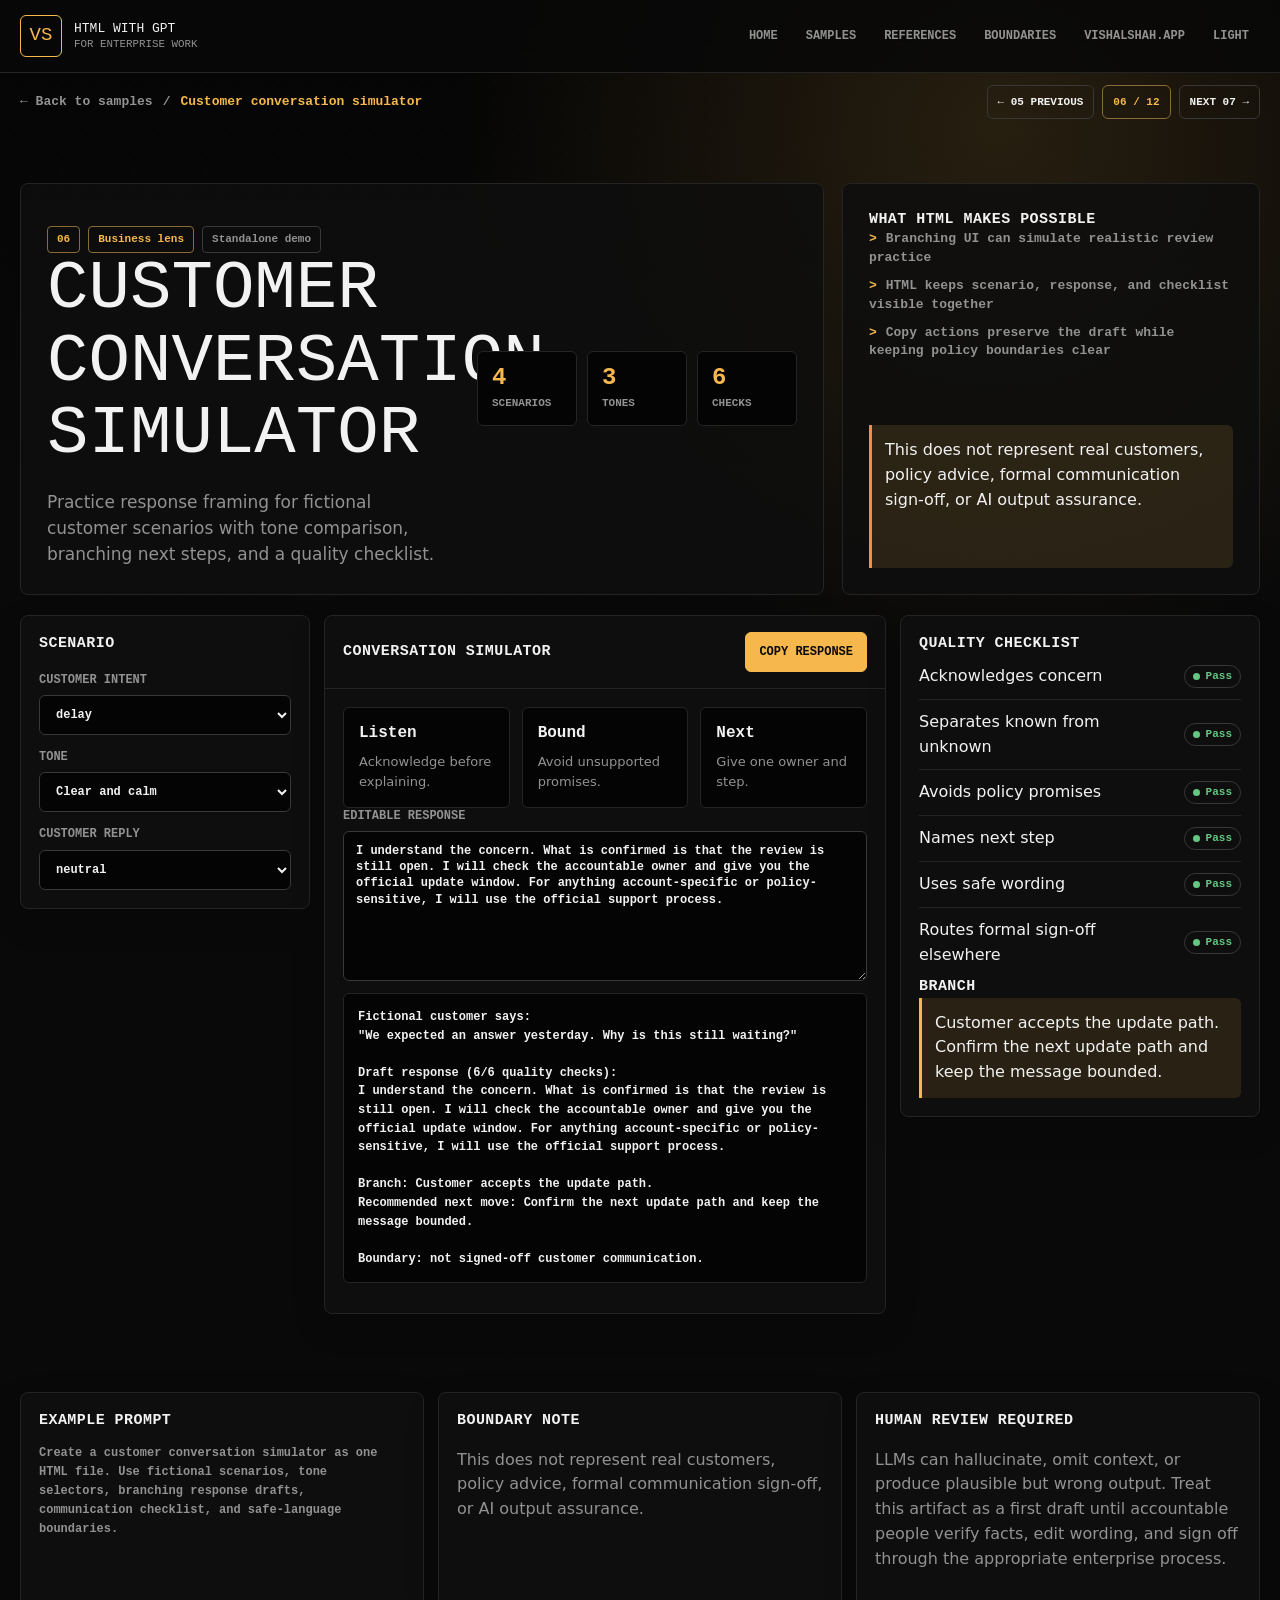
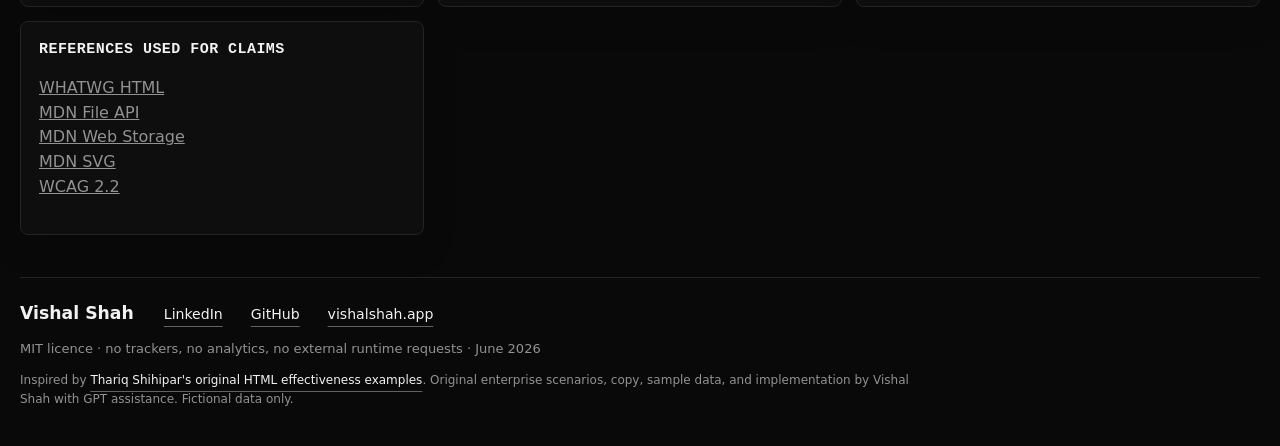
<file: samples/customer-conversation-simulator.html>
<!doctype html>
<html lang="en">
<head>
  <meta charset="utf-8">
  <meta name="viewport" content="width=device-width, initial-scale=1">
  <meta name="description" content="Practice response framing for fictional customer scenarios with tone comparison, branching next steps, and a quality checklist.">
  <meta property="og:title" content="Customer conversation simulator | HTML with GPT for Enterprise Work">
  <meta property="og:description" content="Practice response framing for fictional customer scenarios with tone comparison, branching next steps, and a quality checklist.">
  <meta property="og:type" content="article">
  <meta property="og:url" content="https://vishal8shah.github.io/HTML-with-GPT/samples/customer-conversation-simulator.html">
  <meta property="og:image" content="https://vishal8shah.github.io/HTML-with-GPT/assets/social-preview.png">
  <meta name="twitter:card" content="summary_large_image">
  <meta name="twitter:title" content="Customer conversation simulator | HTML with GPT for Enterprise Work">
  <meta name="twitter:description" content="Practice response framing for fictional customer scenarios with tone comparison, branching next steps, and a quality checklist.">
  <meta name="twitter:image" content="https://vishal8shah.github.io/HTML-with-GPT/assets/social-preview.png">
  <meta name="theme-color" content="#080807">
  <link rel="canonical" href="https://vishal8shah.github.io/HTML-with-GPT/samples/customer-conversation-simulator.html">
  <link rel="icon" href="../favicon.svg" type="image/svg+xml">
  <link rel="alternate icon" href="/HTML-with-GPT/favicon.ico" sizes="any">
  <title>Customer conversation simulator | HTML with GPT for Enterprise Work</title>
  <style>
:root {
  color-scheme: dark;
  --bg: oklch(14% 0 0);
  --bg-2: oklch(11% 0 0);
  --surface: oklch(17% 0 0);
  --surface-2: oklch(20% 0 0);
  --ink: oklch(96% 0 0);
  --muted: oklch(66% 0 0);
  --faint: oklch(48% 0 0);
  --line: oklch(26% 0 0);
  --line-strong: oklch(34% 0 0);
  --accent: oklch(82% .14 78);
  --accent-2: #ffb43b;
  --accent-ink: oklch(14% 0 0);
  --blue: #62a8ff;
  --green: #63c981;
  --red: #ff6b57;
  --orange: #ff8b3d;
  --shadow: 0 24px 80px rgba(0, 0, 0, .38);
  --radius: 8px;
  --sans: Inter, ui-sans-serif, system-ui, -apple-system, "Segoe UI", Arial, sans-serif;
  --mono: "JetBrains Mono", "SFMono-Regular", Consolas, "Liberation Mono", Menlo, monospace;
}

html[data-theme="light"] {
  color-scheme: light;
  --bg: oklch(98.5% 0 0);
  --bg-2: oklch(96% 0 0);
  --surface: oklch(100% 0 0);
  --surface-2: oklch(94.5% 0 0);
  --ink: oklch(18% 0 0);
  --muted: oklch(45% 0 0);
  --faint: oklch(60% 0 0);
  --line: oklch(88% 0 0);
  --line-strong: oklch(76% 0 0);
  --accent: oklch(78% .14 78);
  --accent-2: #c68509;
  --accent-ink: oklch(18% 0 0);
  --shadow: 0 24px 70px rgba(0, 0, 0, .12);
}

* {
  box-sizing: border-box;
}

html {
  scroll-behavior: smooth;
}

body {
  margin: 0;
  min-width: 320px;
  background:
    radial-gradient(circle at 78% 6%, color-mix(in srgb, var(--accent) 14%, transparent), transparent 34rem),
    linear-gradient(180deg, var(--bg-2), var(--bg) 30rem),
    var(--bg);
  color: var(--ink);
  font-family: var(--sans);
  line-height: 1.55;
  -webkit-font-smoothing: antialiased;
  text-rendering: optimizeLegibility;
}

body::before {
  content: "";
  position: fixed;
  inset: 0;
  z-index: -1;
  opacity: .18;
  background-image:
    radial-gradient(circle, color-mix(in srgb, var(--line-strong) 55%, transparent) 1px, transparent 1.5px),
    linear-gradient(color-mix(in srgb, var(--line) 50%, transparent) 1px, transparent 1px),
    linear-gradient(90deg, color-mix(in srgb, var(--line) 50%, transparent) 1px, transparent 1px);
  background-size: 18px 18px, 36px 36px, 36px 36px;
  mask-image: linear-gradient(180deg, #000, transparent 78%);
}

a {
  color: inherit;
}

button,
input,
select,
textarea {
  font: inherit;
}

a:focus-visible,
button:focus-visible,
input:focus-visible,
select:focus-visible,
textarea:focus-visible {
  outline: 2px solid var(--accent);
  outline-offset: 3px;
}

.sample-shell {
  width: min(1440px, calc(100% - 40px));
  margin: 0 auto;
}

.sample-header {
  position: sticky;
  top: 0;
  z-index: 30;
  border-bottom: 1px solid var(--line);
  background: color-mix(in srgb, var(--bg) 88%, transparent);
  backdrop-filter: blur(18px);
}

.sample-nav {
  display: flex;
  align-items: center;
  justify-content: space-between;
  gap: 20px;
  min-height: 72px;
}

.brand {
  display: inline-flex;
  align-items: center;
  gap: 12px;
  color: var(--ink);
  font-family: var(--mono);
  text-decoration: none;
}

.brand-mark {
  display: grid;
  width: 42px;
  height: 42px;
  place-items: center;
  border: 1px solid var(--accent);
  border-radius: 6px;
  color: var(--accent);
  font-size: 19px;
}

.brand-text {
  display: grid;
  gap: 1px;
  font-size: 13px;
  line-height: 1.15;
  text-transform: uppercase;
}

.brand-text small {
  color: var(--muted);
}

.links {
  display: flex;
  align-items: center;
  justify-content: flex-end;
  gap: 6px;
}

.links a,
.links button {
  border: 0;
  border-radius: 6px;
  background: transparent;
  color: var(--muted);
  cursor: pointer;
  font: 800 12px/1 var(--mono);
  padding: 10px 11px;
  text-decoration: none;
  text-transform: uppercase;
}

.links a:hover,
.links button:hover {
  background: var(--surface);
  color: var(--accent);
}

.theme-toggle {
  display: inline-flex;
  align-items: center;
  gap: 9px;
  border: 1px solid var(--line-strong);
  border-radius: 999px;
  background: var(--surface);
  color: var(--muted);
  cursor: pointer;
  font: 700 12px/1 var(--mono);
  padding: 8px 11px;
  text-transform: uppercase;
}

.theme-toggle::before {
  content: "";
  width: 22px;
  height: 12px;
  border: 1px solid var(--accent);
  border-radius: 999px;
  background: linear-gradient(90deg, transparent 44%, var(--accent) 45%);
}

.sample-hero {
  display: grid;
  grid-template-columns: minmax(0, 1fr) minmax(360px, .52fr);
  gap: 18px;
  align-items: stretch;
  padding: 38px 0 20px;
}

.hero-panel,
.proof-panel {
  border: 1px solid var(--line);
  border-radius: var(--radius);
  background: color-mix(in srgb, var(--surface) 86%, transparent);
  padding: 26px;
}

.hero-panel {
  display: grid;
  grid-template-columns: minmax(0, 1fr) minmax(320px, .72fr);
  gap: 24px;
  align-items: center;
}

.crumb {
  display: flex;
  flex-wrap: wrap;
  gap: 10px;
  color: var(--muted);
  font: 700 13px/1.2 var(--mono);
}

.crumb a {
  color: var(--muted);
  text-decoration: none;
}

.crumb span:last-child {
  color: var(--accent);
}

.sample-subnav {
  display: flex;
  align-items: center;
  justify-content: space-between;
  gap: 18px;
  padding: 12px 0 26px;
}

.sample-pager {
  display: flex;
  align-items: center;
  flex-wrap: wrap;
  justify-content: flex-end;
  gap: 8px;
}

.sample-pager a,
.sample-pager span {
  display: inline-flex;
  align-items: center;
  min-height: 34px;
  border: 1px solid var(--line-strong);
  border-radius: 6px;
  color: var(--muted);
  font: 800 11px/1 var(--mono);
  padding: 9px 10px;
  text-decoration: none;
  text-transform: uppercase;
}

.sample-pager a {
  color: var(--ink);
}

.sample-pager a:hover {
  border-color: var(--accent);
  color: var(--accent);
}

.sample-pager span {
  border-color: color-mix(in srgb, var(--accent) 48%, var(--line));
  color: var(--accent);
}

.sample-hero h1 {
  margin: 0;
  font-family: var(--mono);
  font-size: clamp(38px, 5.4vw, 74px);
  font-weight: 500;
  line-height: 1.05;
  letter-spacing: 0;
  text-transform: uppercase;
}

.sample-hero p {
  max-width: 760px;
  margin: 18px 0 0;
  color: var(--muted);
  font-size: 17px;
}

.hero-stats {
  display: grid;
  grid-template-columns: repeat(3, minmax(0, 1fr));
  gap: 10px;
}

.stat {
  border: 1px solid var(--line);
  border-radius: 6px;
  background: var(--bg-2);
  padding: 14px;
}

.stat strong {
  display: block;
  color: var(--accent);
  font: 800 24px/1 var(--mono);
}

.stat span {
  display: block;
  margin-top: 6px;
  color: var(--muted);
  font: 700 11px/1.35 var(--mono);
  text-transform: uppercase;
}

.proof-panel {
  display: grid;
  gap: 22px;
}

.proof-panel h2,
.workspace h2,
.panel h2,
.panel h3 {
  margin: 0;
  font: 700 15px/1.35 var(--mono);
  letter-spacing: .03em;
  text-transform: uppercase;
}

.proof-list {
  display: grid;
  gap: 9px;
  color: var(--muted);
  font: 600 13px/1.45 var(--mono);
}

.proof-list span::before {
  content: ">";
  color: var(--accent);
  margin-right: 9px;
}

.badge-row {
  display: flex;
  flex-wrap: wrap;
  gap: 8px;
  margin-top: 16px;
}

.badge {
  border: 1px solid var(--line-strong);
  border-radius: 4px;
  color: var(--muted);
  font: 800 11px/1 var(--mono);
  padding: 7px 9px;
}

.badge.good {
  border-color: color-mix(in srgb, var(--accent) 48%, var(--line));
  color: var(--accent);
}

.app-grid {
  display: grid;
  grid-template-columns: 290px minmax(0, 1fr) 360px;
  gap: 14px;
  align-items: start;
  padding: 0 0 78px;
}

.panel,
.workspace {
  border: 1px solid var(--line);
  border-radius: var(--radius);
  background: color-mix(in srgb, var(--surface) 88%, transparent);
  box-shadow: 0 12px 34px rgba(0, 0, 0, .16);
}

.panel {
  padding: 18px;
}

.workspace {
  min-height: 620px;
  overflow: hidden;
}

.workspace-head,
.panel-head {
  display: flex;
  align-items: center;
  justify-content: space-between;
  gap: 16px;
  border-bottom: 1px solid var(--line);
  padding: 16px 18px;
}

.workspace-body {
  padding: 18px;
}

.control-group {
  display: grid;
  gap: 14px;
  margin-top: 18px;
}

.control-group button.active {
  border-color: var(--accent);
  background: color-mix(in srgb, var(--accent) 12%, var(--surface));
  color: var(--accent);
}

label,
.label {
  display: grid;
  gap: 7px;
  color: var(--muted);
  font: 760 12px/1.35 var(--mono);
  text-transform: uppercase;
}

input,
select,
textarea {
  width: 100%;
  border: 1px solid var(--line-strong);
  border-radius: 6px;
  background: var(--bg-2);
  color: var(--ink);
  padding: 11px 12px;
}

input[type="range"] {
  accent-color: var(--accent);
}

textarea {
  min-height: 130px;
  resize: vertical;
}

button,
.button {
  display: inline-flex;
  align-items: center;
  justify-content: center;
  gap: 8px;
  min-height: 40px;
  border: 1px solid var(--line-strong);
  border-radius: 6px;
  background: var(--surface);
  color: var(--ink);
  cursor: pointer;
  font: 820 12px/1 var(--mono);
  padding: 10px 13px;
  text-decoration: none;
  text-transform: uppercase;
}

button.primary,
.button.primary {
  border-color: var(--accent);
  background: var(--accent);
  color: var(--accent-ink);
}

button:hover,
.button:hover {
  border-color: var(--accent);
}

.toolbar {
  display: flex;
  flex-wrap: wrap;
  gap: 10px;
}

.tabs {
  display: flex;
  flex-wrap: wrap;
  gap: 8px;
}

.tabs button.active {
  border-color: var(--accent);
  color: var(--accent);
}

.cards {
  display: grid;
  grid-template-columns: repeat(3, minmax(0, 1fr));
  gap: 12px;
}

.mini-card {
  border: 1px solid var(--line);
  border-radius: 6px;
  background: var(--bg-2);
  padding: 15px;
}

.mini-card.selected {
  border-color: var(--accent);
  background: color-mix(in srgb, var(--accent) 12%, var(--surface));
}

.mini-card h3 {
  margin: 0 0 8px;
  font: 700 16px/1.3 var(--mono);
  text-transform: none;
}

.mini-card p {
  margin: 0;
  color: var(--muted);
  font-size: 13px;
}

.metric {
  display: flex;
  align-items: center;
  justify-content: space-between;
  gap: 12px;
  border-bottom: 1px solid var(--line);
  padding: 10px 0;
}

.metric:last-child {
  border-bottom: 0;
}

.meter {
  height: 10px;
  border-radius: 999px;
  background: var(--line);
  overflow: hidden;
}

.meter span {
  display: block;
  height: 100%;
  border-radius: inherit;
  background: linear-gradient(90deg, var(--accent), var(--green));
}

.data-table,
table {
  width: 100%;
  border-collapse: collapse;
  font-size: 13px;
}

th,
td {
  border-bottom: 1px solid var(--line);
  padding: 10px 9px;
  text-align: left;
  vertical-align: top;
}

th {
  color: var(--faint);
  font: 800 11px/1.25 var(--mono);
  text-transform: uppercase;
}

td {
  color: var(--muted);
}

td strong {
  color: var(--ink);
}

.status {
  display: inline-flex;
  align-items: center;
  gap: 6px;
  border: 1px solid var(--line-strong);
  border-radius: 999px;
  color: var(--muted);
  font: 800 11px/1 var(--mono);
  padding: 5px 8px;
}

.status::before {
  content: "";
  width: 7px;
  height: 7px;
  border-radius: 50%;
  background: currentColor;
}

.status.high,
.status.critical,
.status.blocked,
.status.missing {
  color: var(--red);
}

.status.medium,
.status.review,
.status.draft {
  color: var(--accent);
}

.status.low,
.status.ready,
.status.accepted,
.status.done {
  color: var(--green);
}

.note {
  border-left: 3px solid var(--accent);
  border-radius: 0 6px 6px 0;
  background: color-mix(in srgb, var(--accent) 12%, transparent);
  color: var(--ink);
  padding: 13px;
}

.note.warning {
  border-left-color: var(--orange);
}

.note.danger {
  border-left-color: var(--red);
  background: color-mix(in srgb, var(--red) 11%, transparent);
}

.output {
  border: 1px solid var(--line);
  border-radius: 6px;
  background: var(--bg-2);
  color: var(--ink);
  font: 650 12px/1.55 var(--mono);
  min-height: 190px;
  overflow: auto;
  padding: 14px;
  white-space: pre-wrap;
}

.diagram {
  width: 100%;
  min-height: 300px;
  border: 1px solid var(--line);
  border-radius: 6px;
  background:
    radial-gradient(circle, color-mix(in srgb, var(--line-strong) 58%, transparent) 1px, transparent 1.5px),
    var(--bg-2);
  background-size: 18px 18px;
}

.diagram text {
  fill: var(--ink);
  font: 750 12px var(--mono);
  pointer-events: none;
}

.diagram .node {
  fill: var(--surface);
  stroke: var(--line-strong);
  stroke-width: 1.5;
  cursor: pointer;
}

.diagram .node.active {
  fill: color-mix(in srgb, var(--accent) 13%, var(--surface));
  stroke: var(--accent);
  stroke-width: 2.5;
}

.diagram .node.high {
  stroke: var(--red);
}

.diagram .node.medium {
  stroke: var(--accent);
}

.diagram .node.low {
  stroke: var(--green);
}

.diagram .line {
  fill: none;
  stroke: var(--faint);
  stroke-width: 1.8;
}

.diagram .line.hot {
  stroke: var(--accent);
  stroke-width: 2.6;
}

.diagram .line.danger {
  stroke: var(--red);
}

.diagram .line.dashed {
  stroke-dasharray: 5 5;
}

.impact-presentation-active .app-grid {
  grid-template-columns: 1fr;
}

.impact-presentation-active [data-controls],
.impact-presentation-active [data-inspector] {
  display: none;
}

.impact-presentation-active .workspace {
  min-height: 760px;
}

.impact-presenter-shell {
  display: grid;
  gap: 16px;
}

.impact-presenter-top {
  display: flex;
  justify-content: space-between;
  gap: 18px;
  align-items: flex-start;
  padding: 16px;
  border: 1px solid color-mix(in srgb, var(--accent) 45%, var(--line));
  border-radius: 8px;
  background:
    linear-gradient(135deg, color-mix(in srgb, var(--accent) 10%, transparent), transparent 44%),
    var(--bg-2);
}

.impact-presenter-top span,
.panel-label {
  display: block;
  color: var(--accent);
  font: 850 11px/1.2 var(--mono);
  letter-spacing: .08em;
  text-transform: uppercase;
}

.impact-presenter-top h2 {
  margin: 7px 0 0;
  color: var(--ink);
  font-size: clamp(30px, 5vw, 56px);
  letter-spacing: -0.04em;
  line-height: .95;
}

.impact-presenter-actions {
  display: flex;
  flex-wrap: wrap;
  gap: 8px;
  justify-content: flex-end;
}

.impact-presenter {
  display: grid;
  grid-template-columns: minmax(180px, 220px) minmax(0, 1fr);
  gap: 14px;
}

.impact-slide-rail {
  display: grid;
  align-content: start;
  gap: 8px;
}

.impact-slide-button {
  display: grid;
  grid-template-columns: auto minmax(0, 1fr);
  gap: 10px;
  align-items: center;
  min-height: 62px;
  padding: 12px;
  border: 1px solid var(--line);
  border-radius: 8px;
  background: var(--bg-2);
  color: var(--muted);
  text-align: left;
}

.impact-slide-button span {
  display: grid;
  place-items: center;
  width: 32px;
  height: 32px;
  border: 1px solid var(--line-strong);
  border-radius: 999px;
  color: var(--accent);
  font: 900 11px/1 var(--mono);
}

.impact-slide-button.active {
  border-color: color-mix(in srgb, var(--accent) 62%, var(--line));
  background: color-mix(in srgb, var(--accent) 12%, var(--bg-2));
  color: var(--ink);
}

.impact-stage {
  display: grid;
  grid-template-columns: minmax(0, 1.55fr) minmax(240px, .45fr);
  grid-template-areas:
    "map inspector"
    "evidence notes";
  gap: 14px;
}

.impact-map-card,
.impact-inspector,
.impact-evidence-drawer,
.impact-notes {
  border: 1px solid var(--line);
  border-radius: 8px;
  background:
    linear-gradient(180deg, color-mix(in srgb, var(--surface) 88%, transparent), var(--bg-2));
  box-shadow: 0 18px 70px color-mix(in srgb, #000 20%, transparent);
}

.impact-map-card {
  position: relative;
  grid-area: map;
  overflow: hidden;
}

.impact-map-card::before {
  content: "";
  position: absolute;
  inset: 0;
  pointer-events: none;
  background: radial-gradient(circle at 50% 42%, color-mix(in srgb, var(--accent) 13%, transparent), transparent 48%);
}

.impact-map {
  position: relative;
  min-height: 430px;
  border: 0;
  border-radius: 8px;
  background:
    radial-gradient(circle, color-mix(in srgb, var(--line-strong) 58%, transparent) 1px, transparent 1.5px),
    color-mix(in srgb, var(--bg-2) 82%, #000);
  background-size: 20px 20px;
}

.diagram .node.spotlight {
  filter: drop-shadow(0 0 14px color-mix(in srgb, var(--accent) 75%, transparent));
}

.diagram .line.critical {
  stroke-dasharray: 10 7;
  animation: dashFlow 1.6s linear infinite;
}

.impact-inspector {
  grid-area: inspector;
  padding: 16px;
}

.impact-inspector .note,
.impact-notes p {
  margin-top: 12px;
}

.muted-text {
  color: var(--muted);
}

.impact-evidence-drawer {
  grid-area: evidence;
  padding: 16px;
  animation: drawerReveal .28s ease both;
}

.impact-notes {
  grid-area: notes;
  padding: 16px;
}

.impact-notes p {
  color: var(--ink);
  font-size: 14px;
}

.impact-timeline {
  display: grid;
  grid-template-columns: repeat(7, minmax(0, 1fr));
  gap: 8px;
  margin: 0;
  padding: 0;
  list-style: none;
}

.impact-timeline-step {
  display: grid;
  gap: 8px;
  min-height: 74px;
  padding: 12px;
  border: 1px solid var(--line);
  border-radius: 8px;
  background: var(--bg-2);
  color: var(--muted);
  font: 800 11px/1.25 var(--mono);
}

.impact-timeline-step span {
  display: grid;
  place-items: center;
  width: 24px;
  height: 24px;
  border: 1px solid var(--line-strong);
  border-radius: 999px;
}

.impact-timeline-step.complete {
  color: var(--ink);
  border-color: color-mix(in srgb, var(--accent) 42%, var(--line));
}

.impact-timeline-step.current {
  background: color-mix(in srgb, var(--accent) 12%, var(--bg-2));
}

@keyframes dashFlow {
  to {
    stroke-dashoffset: -34;
  }
}

@keyframes drawerReveal {
  from {
    opacity: 0;
    transform: translateY(8px);
  }

  to {
    opacity: 1;
    transform: translateY(0);
  }
}

.matrix {
  display: grid;
  grid-template-columns: repeat(5, minmax(0, 1fr));
  gap: 6px;
}

.matrix-cell {
  display: grid;
  min-height: 58px;
  place-items: center;
  border: 1px solid var(--line);
  border-radius: 5px;
  background: var(--bg-2);
  color: var(--muted);
  font: 800 12px/1 var(--mono);
}

.matrix-cell.active {
  border-color: var(--accent);
  background: color-mix(in srgb, var(--accent) 16%, transparent);
  color: var(--accent);
}

.heatmap {
  display: grid;
  grid-template-columns: repeat(5, 1fr);
  gap: 5px;
}

.heatmap span {
  min-height: 28px;
  border: 1px solid var(--line);
  border-radius: 4px;
}

.timeline {
  position: relative;
  display: grid;
  gap: 12px;
}

.event {
  display: grid;
  grid-template-columns: 76px minmax(0, 1fr);
  gap: 14px;
  border: 1px solid var(--line);
  border-radius: 6px;
  background: var(--bg-2);
  padding: 14px;
}

.event time {
  color: var(--accent);
  font: 800 13px/1 var(--mono);
}

.event p {
  margin: 4px 0 0;
  color: var(--muted);
}

.toggle-row {
  display: flex;
  align-items: center;
  justify-content: space-between;
  gap: 14px;
  border-bottom: 1px solid var(--line);
  padding: 13px 0;
}

.switch {
  position: relative;
  width: 54px;
  height: 30px;
  flex: 0 0 auto;
}

.switch input {
  position: absolute;
  opacity: 0;
}

.slider {
  position: absolute;
  inset: 0;
  border-radius: 999px;
  background: var(--line-strong);
  cursor: pointer;
}

.slider::after {
  content: "";
  position: absolute;
  top: 4px;
  left: 4px;
  width: 22px;
  height: 22px;
  border-radius: 50%;
  background: var(--ink);
  transition: transform 160ms ease;
}

.switch input:checked + .slider {
  background: var(--accent);
}

.switch input:checked + .slider::after {
  transform: translateX(24px);
  background: var(--accent-ink);
}

.artifact-sections {
  display: grid;
  grid-template-columns: repeat(3, minmax(0, 1fr));
  gap: 14px;
  padding: 0 0 42px;
}

.artifact-sections .panel {
  min-height: 210px;
}

.artifact-sections p {
  color: var(--muted);
}

.prompt {
  font: 650 12px/1.6 var(--mono);
  white-space: pre-wrap;
}

.footer-note {
  border-top: 1px solid var(--line);
  padding: 26px 0 36px;
  color: var(--muted);
  font-size: 13px;
}

.footer-signature {
  display: grid;
  gap: 13px;
}

.signature-row {
  display: flex;
  flex-wrap: wrap;
  align-items: baseline;
  gap: 10px clamp(16px, 2.4vw, 30px);
}

.signature-name {
  color: var(--ink);
  font: 800 clamp(15px, 1.35vw, 18px)/1.1 var(--sans);
}

.signature-links {
  display: flex;
  flex-wrap: wrap;
  gap: 10px clamp(16px, 2.4vw, 28px);
  font-size: clamp(13px, 1.1vw, 15px);
}

.signature-meta {
  margin: 0;
  max-width: 920px;
  font-size: 13px;
  line-height: 1.5;
}

.signature-credit {
  margin: 0;
  max-width: 920px;
  font-size: 12px;
  line-height: 1.6;
}

.footer-note a,
.signature-credit a {
  color: var(--ink);
  text-decoration-color: color-mix(in oklch, var(--muted), transparent 35%);
  text-underline-offset: 7px;
}

.footer-note a:hover,
.signature-credit a:hover {
  color: var(--accent);
  text-decoration-color: var(--accent);
}

@media (max-width: 1180px) {
  .sample-hero,
  .hero-panel,
  .app-grid,
  .artifact-sections,
  .impact-presenter,
  .impact-stage {
    grid-template-columns: 1fr;
  }

  .workspace {
    min-height: 0;
  }

  .impact-stage {
    grid-template-areas:
      "map"
      "inspector"
      "evidence"
      "notes";
  }

  .impact-slide-rail,
  .impact-timeline {
    grid-template-columns: repeat(3, minmax(180px, 1fr));
    overflow-x: auto;
  }
}

@media (max-width: 760px) {
  .sample-shell {
    width: min(100% - 28px, 1440px);
  }

  .sample-nav {
    align-items: flex-start;
    flex-direction: column;
    gap: 12px;
    padding: 14px 0;
  }

  .links {
    width: 100%;
    justify-content: flex-start;
    overflow-x: auto;
    padding-bottom: 3px;
  }

  .links a,
  .links button {
    flex: 0 0 auto;
    font-size: 11px;
  }

  .sample-hero {
    padding-top: 24px;
  }

  .sample-subnav {
    align-items: flex-start;
    flex-direction: column;
  }

  .sample-pager {
    width: 100%;
    justify-content: flex-start;
  }

  .hero-panel,
  .proof-panel,
  .panel,
  .workspace-body {
    padding: 14px;
  }

  .sample-hero h1 {
    font-size: clamp(34px, 10vw, 46px);
  }

  .hero-stats,
  .cards {
    grid-template-columns: 1fr;
  }

  .workspace-head,
  .panel-head {
    align-items: flex-start;
    flex-direction: column;
  }

  .impact-presentation-active .workspace {
    min-height: 0;
  }

  .impact-presenter-top {
    flex-direction: column;
  }

  .impact-presenter-actions {
    justify-content: flex-start;
  }

  .impact-slide-rail,
  .impact-timeline {
    grid-template-columns: 1fr;
  }

  .impact-map {
    min-height: 320px;
  }
}

@media (prefers-reduced-motion: reduce) {
  *,
  *::before,
  *::after {
    scroll-behavior: auto !important;
    transition-duration: 0.01ms !important;
    animation-duration: 0.01ms !important;
    animation-iteration-count: 1 !important;
  }

  .diagram .line.critical {
    stroke-dasharray: 0;
  }
}

.skip-link {
  position: fixed;
  left: 16px;
  top: 16px;
  z-index: 100;
  transform: translateY(-160%);
  border: 1px solid var(--accent);
  border-radius: 6px;
  background: var(--bg);
  color: var(--accent);
  font: 800 12px/1 var(--mono);
  padding: 12px 14px;
  text-decoration: none;
}

.skip-link:focus {
  transform: translateY(0);
}

.legend {
  display: flex;
  flex-wrap: wrap;
  gap: 8px;
  margin: 10px 0 14px;
}

.legend-item {
  display: inline-flex;
  align-items: center;
  gap: 7px;
  color: var(--muted);
  font: 800 11px/1 var(--mono);
  text-transform: uppercase;
}

.legend-dot {
  width: 10px;
  height: 10px;
  border-radius: 999px;
  border: 1px solid var(--line-strong);
  background: var(--faint);
}

.legend-dot.low,
.risk-band.low {
  background: var(--green);
}

.legend-dot.medium,
.risk-band.medium {
  background: var(--accent);
}

.legend-dot.high,
.risk-band.high {
  background: var(--red);
}

.legend-dot.critical,
.risk-band.critical {
  background: color-mix(in srgb, var(--red) 70%, var(--accent));
}

.contribution-grid,
.triple-bars,
.branch-panel {
  display: grid;
  gap: 8px;
  margin-top: 12px;
}

.contribution-row,
.triple-row {
  display: grid;
  grid-template-columns: minmax(90px, .35fr) minmax(0, 1fr) auto;
  gap: 10px;
  align-items: center;
  color: var(--muted);
  font: 750 11px/1.2 var(--mono);
  text-transform: uppercase;
}

.risk-band {
  display: inline-flex;
  align-items: center;
  justify-content: center;
  min-width: 90px;
  border-radius: 999px;
  color: var(--accent-ink);
  font: 900 11px/1 var(--mono);
  padding: 7px 10px;
  text-transform: uppercase;
}

textarea.response-editor,
textarea.why-editor {
  min-height: 150px;
}

.diff-line {
  display: block;
  border-left: 3px solid transparent;
  color: var(--muted);
  font-family: var(--mono);
  padding: 4px 8px;
  transition: background .2s ease, border-color .2s ease, color .2s ease, opacity .2s ease;
}

.diff-line.highlight {
  border-left-color: var(--accent);
  background: color-mix(in srgb, var(--accent) 10%, transparent);
  color: var(--ink);
}

.diff-line.muted {
  color: var(--faint);
  opacity: .52;
}

.diff-line.context {
  color: var(--faint);
}

.finding-list {
  display: grid;
  gap: 10px;
}

.finding-button {
  width: 100%;
  border: 1px solid var(--line);
  border-radius: 8px;
  background: var(--surface);
  color: var(--ink);
  cursor: pointer;
  padding: 12px;
  text-align: left;
}

.finding-button[aria-pressed="true"] {
  border-color: var(--accent);
  background: color-mix(in srgb, var(--accent) 10%, var(--surface));
}

.finding-button strong,
.finding-button span {
  display: block;
}

.finding-button span {
  margin-top: 6px;
  color: var(--muted);
  font: 600 12px/1.45 var(--mono);
}

.type-badge {
  margin-left: 6px;
  border: 1px solid var(--line-strong);
  border-radius: 999px;
  color: var(--accent);
  font: 800 10px/1 var(--mono);
  padding: 3px 6px;
  text-transform: uppercase;
}

.csv-notice {
  margin: 0 0 12px;
}


.panel,
.workspace,
.workspace-body,
.mini-card,
.note,
.output {
  min-width: 0;
}

.diagram,
table,
.output {
  max-width: 100%;
}

table {
  width: 100%;
}
@media print {
  .sample-header,
  .sample-subnav,
  [data-controls],
  .workspace-head .toolbar,
  .artifact-sections,
  .footer-note {
    display: none !important;
  }

  body {
    background: #fff !important;
    color: #111 !important;
  }

  .app-grid,
  .workspace,
  .workspace-body {
    display: block !important;
    border: 0 !important;
    box-shadow: none !important;
  }
}
  </style>
</head>
<body data-sample="customer-conversation-simulator">
  <div data-sample-root></div>
  <script>
const SAMPLES = {
  "decision-brief-explorer": {
    number: "01",
    lens: "Business lens",
    title: "Decision brief explorer",
    summary: "Compare fictional options, tune criteria weights, inspect stakeholder impact, and export a concise recommendation draft.",
    stats: [["3", "Options"], ["5", "Criteria"], ["8", "Stakeholders"]],
    proof: ["Forms update the decision model instantly", "CSS meters and SVG make trade-offs visible", "Clipboard/download actions create a portable brief"],
    boundary: "This structures a human decision review. It does not validate facts, authorize spend, or replace governance forums.",
    prompt: "Create a self-contained HTML decision brief explorer for three enterprise options. Include weighted criteria, stakeholder impact, a recommendation draft, export actions, and a clear boundary that it is not a sign-off record.",
    type: "decision"
  },
  "meeting-action-tracker": {
    number: "02",
    lens: "Business lens",
    title: "Meeting action tracker",
    summary: "Turn a fictional meeting into owner-filtered actions, due-date timeline, decisions, and a copyable follow-up note.",
    stats: [["9", "Actions"], ["4", "Owners"], ["3", "Decisions"]],
    proof: ["Checkboxes persist locally in the browser", "Filters and timelines make follow-up easier to scan", "Generated text can be copied into official tools after review"],
    boundary: "This is not a system of record. Real actions belong in the official workflow, ticketing, or collaboration platform.",
    prompt: "Create a standalone HTML meeting action tracker for an enterprise review meeting. Include owners, due dates, statuses, decisions, filters, local state, a timeline, and a follow-up export.",
    type: "meeting"
  },
  "policy-process-navigator": {
    number: "03",
    lens: "Business lens",
    title: "Policy/process navigator",
    summary: "Select a role and goal to reveal relevant process steps, linked controls, escalation points, and RACI guidance.",
    stats: [["4", "Roles"], ["12", "Steps"], ["7", "Controls"]],
    proof: ["Native controls can reveal role-specific process paths", "Inline SVG can make handoffs and review paths readable", "Tables keep ownership and control context close to the workflow"],
    boundary: "Policy owners must validate all content. This demo does not interpret policy or provide official advice.",
    prompt: "Create a public-safe HTML process navigator for enterprise users. Include role and goal selectors, a process diagram, controls, RACI, escalation points, and a policy-owner validation boundary.",
    type: "policy"
  },
  "csv-triage-workspace": {
    number: "04",
    lens: "Business lens",
    title: "CSV triage workspace",
    summary: "Paste or upload fictional CSV data, profile quality, filter rows, flag anomalies, and export a cleaned view.",
    stats: [["18", "Rows"], ["5", "Fields"], ["4", "Issues"]],
    proof: ["The File API lets a static page read local files selected by the user", "JavaScript can profile and filter rows in the browser", "Export patterns create a reviewed working copy"],
    boundary: "Do not use sensitive data without explicit enterprise permission. This is not a governed data platform or data-quality control.",
    prompt: "Create a self-contained HTML CSV triage workspace. It should read pasted or uploaded CSV, profile missing values, filter by risk, flag anomalies, show charts, and export cleaned data.",
    type: "csv"
  },
  "risk-acceptance-brief": {
    number: "05",
    lens: "Business lens",
    title: "Risk acceptance brief",
    summary: "Draft a risk note with a 5x5 matrix, control checklist, mitigation timeline, and explicit human-review caveats.",
    stats: [["25", "Matrix cells"], ["6", "Controls"], ["4", "Milestones"]],
    proof: ["Forms create structured risk drafts", "Matrix visuals make likelihood and impact visible", "Print/download actions turn the artifact into a review pack"],
    boundary: "This is not risk acceptance, official evidence, legal advice, or a sign-off. It is a draft aid for accountable humans.",
    prompt: "Create a standalone HTML risk acceptance brief for fictional enterprise risk. Include a 5x5 matrix, mitigations, controls, residual risk, review path, export, and no-formal-evidence boundary.",
    type: "risk"
  },
  "customer-conversation-simulator": {
    number: "06",
    lens: "Business lens",
    title: "Customer conversation simulator",
    summary: "Practice response framing for fictional customer scenarios with tone comparison, branching next steps, and a quality checklist.",
    stats: [["4", "Scenarios"], ["3", "Tones"], ["6", "Checks"]],
    proof: ["Branching UI can simulate realistic review practice", "HTML keeps scenario, response, and checklist visible together", "Copy actions preserve the draft while keeping policy boundaries clear"],
    boundary: "This does not represent real customers, policy advice, formal communication sign-off, or AI output assurance.",
    prompt: "Create a customer conversation simulator as one HTML file. Use fictional scenarios, tone selectors, branching response drafts, communication checklist, and safe-language boundaries.",
    type: "conversation"
  },
  "architecture-decision-record": {
    number: "07",
    lens: "Engineering lens",
    title: "Architecture decision record",
    summary: "Compare architecture options, inspect target-state diagrams, capture consequences, and export an ADR-shaped draft.",
    stats: [["3", "Options"], ["9", "Forces"], ["1", "Draft ADR"]],
    proof: ["Option scorecards make ADR trade-offs inspectable", "SVG diagrams connect current and target architectures", "Generated text can follow a familiar ADR structure"],
    boundary: "Engineering leads still own design review, threat modeling, human sign-off, and implementation.",
    prompt: "Create a self-contained HTML architecture decision record for an enterprise team. Include options, scoring, architecture diagram, consequences, guardrails, and ADR export.",
    type: "adr"
  },
  "change-impact-map": {
    number: "08",
    lens: "Engineering lens",
    title: "Change impact map",
    summary: "Click services in an SVG dependency map to inspect owners, blast radius, risk paths, evidence, and reviewer checklist.",
    stats: [["12", "Services"], ["6", "Data stores"], ["14", "Controls"]],
    proof: ["Inline SVG can be scripted directly in HTML", "Filters and selected states turn diagrams into review tools", "Evidence tables make reviewer actions concrete"],
    boundary: "The map is fictional. Real dependency and ownership data must come from governed source-of-truth systems.",
    prompt: "Create a standalone HTML change impact map for an enterprise service change. Include SVG dependencies, risk filters, owner details, evidence table, timeline, and reviewer checklist export.",
    type: "impact"
  },
  "pull-request-reviewer-aid": {
    number: "09",
    lens: "Engineering lens",
    title: "Pull request reviewer aid",
    summary: "Inspect a fictional annotated diff, filter findings by severity, check ownership, and copy a focused review summary.",
    stats: [["7", "Findings"], ["4", "Files"], ["5", "Checks"]],
    proof: ["HTML can present code review focus without burying signal in a long comment", "Filters and checklists help reviewers scan by risk", "Copy/export actions preserve a compact review note"],
    boundary: "This does not replace code review, tests, security review, or reviewer accountability.",
    prompt: "Create a public-safe HTML pull request reviewer aid. Include an annotated diff mock, severity filters, ownership matrix, checklist, and copyable review summary.",
    type: "pr"
  },
  "incident-timeline": {
    number: "10",
    lens: "Engineering lens",
    title: "Incident timeline",
    summary: "Build a multi-lane incident narrative with event filters, five-whys, remediation board, and exportable postmortem draft.",
    stats: [["11", "Events"], ["5", "Whys"], ["6", "Actions"]],
    proof: ["Local forms and DOM updates turn a narrative into an inspectable timeline", "Filtering by event type supports live facilitation", "Generated postmortem text remains editable and bounded"],
    boundary: "Official incident records belong in operational systems with timestamps, ownership, and retention controls.",
    prompt: "Create a self-contained HTML incident timeline for a fictional enterprise outage. Include multi-lane events, filters, five-whys, remediation actions, and postmortem export.",
    type: "incident"
  },
  "control-evidence-pack": {
    number: "11",
    lens: "Engineering lens",
    title: "Control evidence pack",
    summary: "Track fictional evidence items, readiness status, control coverage, heatmap, and a draft review-pack view.",
    stats: [["14", "Evidence items"], ["8", "Controls"], ["4", "Owners"]],
    proof: ["Tables and status controls make evidence readiness visible", "Heatmaps make gaps easier to discuss", "Print/export patterns create a review pack without claiming formal evidence"],
    boundary: "This is not a formal evidence claim. Evidence validity requires official controls, source systems, and review process.",
    prompt: "Create a static HTML control evidence pack for a fictional enterprise engineering change. Include readiness status, owners, controls, heatmap, print view, export, and no-formal-evidence boundary.",
    type: "control"
  },
  "feature-flag-risk-editor": {
    number: "12",
    lens: "Engineering lens",
    title: "Feature-flag risk editor",
    summary: "Toggle fictional feature flags, inspect dependencies, calculate blast-radius risk, view rollout stages, and export a JSON diff.",
    stats: [["8", "Flags"], ["5", "Dependencies"], ["4", "Stages"]],
    proof: ["Local state can simulate rollout choices safely", "Dependency checks make hidden risk visible", "JSON export demonstrates a reviewable change payload"],
    boundary: "This does not change production flags. Real changes need identity, authorization, logging, human sign-off, and rollback controls.",
    prompt: "Create a feature-flag risk editor as one HTML artifact. Include toggle matrix, dependency graph, blast-radius scoring, staged rollout plan, JSON diff export, and production-change boundary.",
    type: "flags"
  }
};

const root = document.querySelector("[data-sample-root]");
const sampleId = document.body.dataset.sample;
const sample = SAMPLES[sampleId] || SAMPLES["decision-brief-explorer"];
const SAMPLE_ORDER = Object.keys(SAMPLES);

function $(selector, scope = document) {
  return scope.querySelector(selector);
}

function $$(selector, scope = document) {
  return Array.from(scope.querySelectorAll(selector));
}

function escapeHtml(value) {
  return String(value ?? "")
    .replaceAll("&", "&amp;")
    .replaceAll("<", "&lt;")
    .replaceAll(">", "&gt;")
    .replaceAll('"', "&quot;")
    .replaceAll("'", "&#039;");
}

function statusClass(value) {
  return String(value || "").toLowerCase().replaceAll(" ", "-");
}

function downloadText(filename, text, type = "text/plain;charset=utf-8") {
  const blob = new Blob([text], { type });
  const url = URL.createObjectURL(blob);
  const link = document.createElement("a");
  link.href = url;
  link.download = filename;
  document.body.append(link);
  link.click();
  link.remove();
  URL.revokeObjectURL(url);
}

async function copyText(text, button) {
  try {
    await navigator.clipboard.writeText(text);
    const old = button.textContent;
    button.textContent = "Copied";
    setTimeout(() => {
      button.textContent = old;
    }, 1200);
  } catch {
    downloadText("artifact.txt", text);
  }
}

function renderTable(headers, rows) {
  return `<table><thead><tr>${headers.map((header) => `<th>${escapeHtml(header)}</th>`).join("")}</tr></thead><tbody>${rows.map((row) => `<tr>${row.map((cell) => `<td>${cell}</td>`).join("")}</tr>`).join("")}</tbody></table>`;
}

function setOutput(text) {
  const output = $("[data-output]");
  if (output) {
    output.setAttribute("aria-live", "polite");
    output.textContent = text;
  }
}

function metricCard(value, label) {
  return `<div class="stat"><strong>${escapeHtml(value)}</strong><span>${escapeHtml(label)}</span></div>`;
}

function renderLegend(items) {
  return `<div class="legend" aria-label="Legend">${items.map(([label, tone]) => `<span class="legend-item"><span class="legend-dot ${escapeHtml(tone)}"></span>${escapeHtml(label)}</span>`).join("")}</div>`;
}

function riskBand(score) {
  if (score >= 16) return ["Critical", "critical"];
  if (score >= 10) return ["High", "high"];
  if (score >= 5) return ["Medium", "medium"];
  return ["Low", "low"];
}

function parseTimeValue(value) {
  const [hours, minutes] = String(value).split(":").map(Number);
  return (hours || 0) * 60 + (minutes || 0);
}

function setupTheme() {
  const html = document.documentElement;
  const stored = localStorage.getItem("enterprise-html-theme");
  html.dataset.theme = stored || "dark";

  function sync() {
    $$("[data-theme-toggle]").forEach((button) => {
      const isLight = html.dataset.theme === "light";
      button.textContent = isLight ? "Dark" : "Light";
      button.setAttribute("aria-label", `Switch to ${isLight ? "dark" : "light"} mode`);
    });
  }

  document.addEventListener("click", (event) => {
    const button = event.target.closest("[data-theme-toggle]");
    if (!button) return;
    html.dataset.theme = html.dataset.theme === "light" ? "dark" : "light";
    localStorage.setItem("enterprise-html-theme", html.dataset.theme);
    sync();
  });
  sync();
}

function renderShell() {
  document.title = `${sample.title} | HTML with GPT for Enterprise Work`;
  const currentIndex = Math.max(0, SAMPLE_ORDER.indexOf(sampleId));
  const previousId = SAMPLE_ORDER[(currentIndex - 1 + SAMPLE_ORDER.length) % SAMPLE_ORDER.length];
  const nextId = SAMPLE_ORDER[(currentIndex + 1) % SAMPLE_ORDER.length];
  const previousSample = SAMPLES[previousId];
  const nextSample = SAMPLES[nextId];
  root.innerHTML = `
    <a class="skip-link" href="#sample-main">Skip to content</a>
    <header class="sample-header">
      <div class="sample-shell sample-nav">
        <a class="brand" href="../index.html" aria-label="Back to showcase">
          <span class="brand-mark">VS</span>
          <span class="brand-text">HTML with GPT <small>for enterprise work</small></span>
        </a>
        <nav class="links" aria-label="Sample navigation">
          <a href="../index.html">Home</a>
          <a href="../index.html#samples">Samples</a>
          <a href="../index.html#evidence">References</a>
          <a href="../index.html#boundaries">Boundaries</a>
          <a href="https://vishalshah.app">vishalshah.app</a>
          <button type="button" data-theme-toggle>Light</button>
        </nav>
      </div>
    </header>
    <main class="sample-shell" id="sample-main">
      <div class="sample-subnav">
        <div class="crumb"><a href="../index.html#samples">&larr; Back to samples</a><span>/</span><span>${escapeHtml(sample.title)}</span></div>
        <nav class="sample-pager" aria-label="Sample sequence navigation">
          <a href="${previousId}.html" aria-label="Previous sample: ${escapeHtml(previousSample.title)}">&larr; ${escapeHtml(previousSample.number)} Previous</a>
          <span>${escapeHtml(sample.number)} / ${SAMPLE_ORDER.length}</span>
          <a href="${nextId}.html" aria-label="Next sample: ${escapeHtml(nextSample.title)}">Next ${escapeHtml(nextSample.number)} &rarr;</a>
        </nav>
      </div>
      <section class="sample-hero">
        <div class="hero-panel">
          <div>
            <div class="badge-row"><span class="badge good">${escapeHtml(sample.number)}</span><span class="badge good">${escapeHtml(sample.lens)}</span><span class="badge">Standalone demo</span></div>
            <h1>${escapeHtml(sample.title)}</h1>
            <p>${escapeHtml(sample.summary)}</p>
          </div>
          <div class="hero-stats">${sample.stats.map(([value, label]) => metricCard(value, label)).join("")}</div>
        </div>
        <aside class="proof-panel">
          <div>
            <h2>What HTML makes possible</h2>
            <div class="proof-list">${sample.proof.map((item) => `<span>${escapeHtml(item)}</span>`).join("")}</div>
          </div>
          <div class="note warning">${escapeHtml(sample.boundary)}</div>
        </aside>
      </section>
      <section class="app-grid">
        <aside class="panel" data-controls></aside>
        <article class="workspace">
          <div class="workspace-head">
            <h2 data-workspace-title>Workspace</h2>
            <div class="toolbar" data-workspace-actions></div>
          </div>
          <div class="workspace-body" data-workspace></div>
        </article>
        <aside class="panel" data-inspector></aside>
      </section>
      <section class="artifact-sections">
        <article class="panel">
          <h2>Example prompt</h2>
          <p class="prompt">${escapeHtml(sample.prompt)}</p>
        </article>
        <article class="panel">
          <h2>Boundary note</h2>
          <p>${escapeHtml(sample.boundary)}</p>
        </article>
        <article class="panel">
          <h2>Human review required</h2>
          <p>LLMs can hallucinate, omit context, or produce plausible but wrong output. Treat this artifact as a first draft until accountable people verify facts, edit wording, and sign off through the appropriate enterprise process.</p>
        </article>
        <article class="panel">
          <h2>References used for claims</h2>
          <p><a href="https://html.spec.whatwg.org/multipage/">WHATWG HTML</a><br><a href="https://developer.mozilla.org/en-US/docs/Web/API/File_API">MDN File API</a><br><a href="https://developer.mozilla.org/en-US/docs/Web/API/Web_Storage_API">MDN Web Storage</a><br><a href="https://developer.mozilla.org/en-US/docs/Web/SVG">MDN SVG</a><br><a href="https://www.w3.org/TR/WCAG22/">WCAG 2.2</a></p>
        </article>
      </section>
    </main>
    <footer class="sample-shell footer-note" id="signature">
      <div class="footer-signature">
        <div class="signature-row" aria-label="Vishal Shah public links">
          <strong class="signature-name">Vishal Shah</strong>
          <nav class="signature-links" aria-label="Footer links">
            <a href="https://www.linkedin.com/in/vishal8shah">LinkedIn</a>
            <a href="https://github.com/vishal8shah/HTML-with-GPT">GitHub</a>
            <a href="https://vishalshah.app">vishalshah.app</a>
          </nav>
        </div>
        <p class="signature-meta">MIT licence · no trackers, no analytics, no external runtime requests · June 2026</p>
        <p class="signature-credit">Inspired by <a href="https://thariqs.github.io/html-effectiveness/">Thariq Shihipar's original HTML effectiveness examples</a>. Original enterprise scenarios, copy, sample data, and implementation by Vishal Shah with GPT assistance. Fictional data only.</p>
      </div>
    </footer>
  `;
  setupTheme();
}

function renderDecision() {
  renderShell();
  $("[data-workspace-title]").textContent = "Decision model";
  const defaults = { speed: 30, confidence: 25, effort: 20, risk: 15, reach: 10 };
  const options = [
    { name: "Guided HTML artifact", speed: 92, confidence: 78, effort: 82, risk: 66, reach: 86, stakeholders: [88, 76, 72, 84, 68], note: "Best for a fast, reviewable artifact that can be attached to a discussion." },
    { name: "Slide-only summary", speed: 76, confidence: 52, effort: 92, risk: 38, reach: 62, stakeholders: [54, 62, 45, 70, 58], note: "Familiar and quick, but weak for interaction, traceability, and reuse." },
    { name: "Platform backlog item", speed: 38, confidence: 88, effort: 44, risk: 82, reach: 78, stakeholders: [74, 86, 90, 60, 82], note: "Most durable for governed integration, but needs prioritization and delivery capacity." }
  ];
  const weights = { ...defaults };
  $("[data-controls]").innerHTML = `
    <h2>Weights</h2>
    <div class="control-group">
      ${Object.keys(weights).map((key) => `<label>${key}<input type="range" min="0" max="100" value="${weights[key]}" data-weight="${key}"></label>`).join("")}
      <button data-reset-weights>Reset weights</button>
    </div>
    <div class="note" data-weight-total></div>
  `;
  $("[data-workspace-actions]").innerHTML = `<button class="primary" data-copy>Copy brief</button><button data-download>Download</button>`;
  $("[data-workspace]").innerHTML = `<div class="cards" data-options></div><svg class="diagram" viewBox="0 0 760 260" data-radar aria-label="Decision radar"></svg><pre class="output" data-output aria-live="polite"></pre>`;
  $("[data-inspector]").innerHTML = `<h2>Stakeholder heatmap</h2><p>Scores reflect fictional review friction and confidence.</p><div class="heatmap" data-heatmap></div><div class="note" data-decision-note aria-live="polite"></div><div class="contribution-grid" data-contributions></div>`;
  function update() {
    Object.keys(weights).forEach((key) => { weights[key] = Number($(`[data-weight="${key}"]`).value); });
    const total = Object.values(weights).reduce((sum, value) => sum + value, 0) || 1;
    const normalized = Object.fromEntries(Object.entries(weights).map(([key, value]) => [key, value / total]));
    const axes = ["speed", "confidence", "effort", "risk", "reach"];
    const scored = options.map((option) => ({
      ...option,
      score: Math.round((option.speed * weights.speed + option.confidence * weights.confidence + option.effort * weights.effort + option.risk * weights.risk + option.reach * weights.reach) / total),
      contribution: Object.fromEntries(axes.map((key) => [key, Math.round(option[key] * normalized[key])]))
    })).sort((a, b) => b.score - a.score);
    $("[data-weight-total]").textContent = `Weights normalised to 100%. Raw total: ${total}.`;
    $("[data-options]").innerHTML = scored.map((option, index) => `<section class="mini-card ${index === 0 ? "selected" : ""}"><h3>${escapeHtml(option.name)}</h3><p>${escapeHtml(option.note)}</p><div class="meter"><span style="width:${option.score}%"></span></div><p><strong>${option.score}/100</strong> weighted fit</p></section>`).join("");
    const best = scored[0];
    const center = [380, 132];
    const points = axes.map((axis, index) => {
      const angle = -Math.PI / 2 + index * Math.PI * 2 / axes.length;
      return [center[0] + Math.cos(angle) * best[axis] * 1.05, center[1] + Math.sin(angle) * best[axis] * 1.05];
    });
    $("[data-radar]").innerHTML = `${[45, 75, 105].map((r) => `<polygon points="${axes.map((_, i) => `${center[0] + Math.cos(-Math.PI / 2 + i * Math.PI * 2 / axes.length) * r},${center[1] + Math.sin(-Math.PI / 2 + i * Math.PI * 2 / axes.length) * r}`).join(" ")}" fill="none" stroke="var(--line)"/>`).join("")}${axes.map((axis, i) => `<line class="line" x1="${center[0]}" y1="${center[1]}" x2="${center[0] + Math.cos(-Math.PI / 2 + i * Math.PI * 2 / axes.length) * 118}" y2="${center[1] + Math.sin(-Math.PI / 2 + i * Math.PI * 2 / axes.length) * 118}"/><text x="${center[0] + Math.cos(-Math.PI / 2 + i * Math.PI * 2 / axes.length) * 136 - 28}" y="${center[1] + Math.sin(-Math.PI / 2 + i * Math.PI * 2 / axes.length) * 136}">${axis}</text>`).join("")}<polygon points="${points.map((point) => point.join(",")).join(" ")}" fill="color-mix(in srgb, var(--accent) 22%, transparent)" stroke="var(--accent)" stroke-width="2"/>`;
    $("[data-heatmap]").innerHTML = best.stakeholders.map((score) => `<span style="background: color-mix(in srgb, var(--accent) ${score}%, var(--bg-2));"></span>`).join("");
    $("[data-decision-note]").textContent = best.note;
    $("[data-contributions]").innerHTML = axes.map((axis) => `<div class="contribution-row"><span>${axis}</span><div class="meter"><span style="width:${Math.min(100, best.contribution[axis] * 4)}%"></span></div><strong>${best.contribution[axis]}</strong></div>`).join("");
    setOutput(`Decision brief draft\n\nRecommendation: ${best.name}\nWeighted fit: ${best.score}/100\nNormalised weights: ${axes.map((axis) => `${axis} ${Math.round(normalized[axis] * 100)}%`).join(", ")}\nWhy: ${best.note}\n\nReview boundary: this is a structured decision aid, not spend sign-off, risk acceptance, or governance sign-off.`);
  }
  $$("[data-weight]").forEach((input) => input.addEventListener("input", update));
  $("[data-reset-weights]").addEventListener("click", () => { Object.assign(weights, defaults); Object.keys(weights).forEach((key) => { $(`[data-weight="${key}"]`).value = weights[key]; }); update(); });
  $("[data-copy]").addEventListener("click", (event) => copyText($("[data-output]").textContent, event.currentTarget));
  $("[data-download]").addEventListener("click", () => downloadText("decision-brief.txt", $("[data-output]").textContent));
  update();
}

function renderMeeting() {
  renderShell();
  $("[data-workspace-title]").textContent = "Actions and decisions";
  const key = "enterprise-html-meeting-v3";
  const actions = [
    { id: "forum", item: "Confirm review forum and accountable reviewer", owner: "Asha", due: "2026-05-20", status: "Review", type: "Decision" },
    { id: "summary", item: "Prepare customer-safe summary", owner: "Ben", due: "2026-05-21", status: "Ready", type: "Action" },
    { id: "classification", item: "Validate data classification for sample inputs", owner: "Mina", due: "2026-05-22", status: "Blocked", type: "Control" },
    { id: "impact", item: "Draft engineering impact note", owner: "Leo", due: "2026-05-23", status: "Review", type: "Action" },
    { id: "accessibility", item: "Check accessibility basics for artifact", owner: "Sam", due: "2026-05-24", status: "Ready", type: "Control" },
    { id: "linkedin", item: "Create LinkedIn-safe summary", owner: "Asha", due: "2026-05-25", status: "Draft", type: "Comms" }
  ];
  let done = JSON.parse(localStorage.getItem(key) || "[]");
  $("[data-controls]").innerHTML = `<h2>Filters</h2><div class="control-group"><label>Owner<select data-owner><option>All</option>${[...new Set(actions.map((a) => a.owner))].map((owner) => `<option>${owner}</option>`).join("")}</select></label><label>Status<select data-status-filter><option>All</option><option>Draft</option><option>Review</option><option>Ready</option><option>Blocked</option></select></label><button data-reset>Reset completed</button></div>`;
  $("[data-workspace-actions]").innerHTML = `<button class="primary" data-copy>Copy follow-up</button><button data-download>Download</button><button data-csv-export>Export CSV</button>`;
  $("[data-workspace]").innerHTML = `<div data-action-table></div><div class="timeline" data-timeline></div><pre class="output" data-output aria-live="polite"></pre>`;
  $("[data-inspector]").innerHTML = `<h2>Decision log</h2><div class="stack">${["Use fictional data only", "Publish as static GitHub Pages", "Keep human sign-off outside the demo"].map((item) => `<div class="note">${item}</div>`).join("")}</div>`;
  function visibleActions() {
    const owner = $("[data-owner]").value;
    const status = $("[data-status-filter]").value;
    return actions.filter((action) => (owner === "All" || action.owner === owner) && (status === "All" || action.status === status)).sort((a, b) => new Date(a.due) - new Date(b.due));
  }
  function update() {
    const visible = visibleActions();
    $("[data-action-table]").innerHTML = renderTable(["Done", "Item", "Owner", "Due", "Status"], visible.map((action) => [`<input aria-label="Mark ${escapeHtml(action.item)} done" type="checkbox" data-action="${action.id}" ${done.includes(action.id) ? "checked" : ""}>`, `<strong>${escapeHtml(action.item)}</strong><br>${escapeHtml(action.type)}`, escapeHtml(action.owner), escapeHtml(action.due), `<span class="status ${statusClass(action.status)}">${escapeHtml(action.status)}</span>`]));
    $("[data-timeline]").innerHTML = visible.map((action) => `<section class="event"><time>${escapeHtml(action.due)}</time><div><strong>${escapeHtml(action.owner)}</strong><p>${escapeHtml(action.item)}</p></div></section>`).join("");
    const open = actions.filter((action) => !done.includes(action.id)).sort((a, b) => new Date(a.due) - new Date(b.due));
    setOutput(`Meeting follow-up\n\nCompleted: ${done.length}/${actions.length}\n\nOpen items:\n${open.map((action) => `- ${action.item} | owner: ${action.owner} | due: ${action.due} | status: ${action.status}`).join("\n") || "- None"}\n\nBoundary: paste this into the official action-tracking system after review.`);
    $$("[data-action]").forEach((box) => box.addEventListener("change", () => { const id = box.dataset.action; done = box.checked ? [...new Set([...done, id])] : done.filter((item) => item !== id); localStorage.setItem(key, JSON.stringify(done)); update(); }));
  }
  $$("select", $("[data-controls]")).forEach((select) => select.addEventListener("change", update));
  $("[data-reset]").addEventListener("click", () => { done = []; localStorage.removeItem(key); update(); });
  $("[data-copy]").addEventListener("click", (event) => copyText($("[data-output]").textContent, event.currentTarget));
  $("[data-download]").addEventListener("click", () => downloadText("meeting-follow-up.txt", $("[data-output]").textContent));
  $("[data-csv-export]").addEventListener("click", () => downloadText("meeting-actions.csv", toCsv(actions.map((action) => ({ ...action, done: done.includes(action.id) ? "yes" : "no" }))), "text/csv;charset=utf-8"));
  update();
}

function renderPolicy() {
  renderShell();
  $("[data-workspace-title]").textContent = "Process navigator";
  const model = {
    launch: { steps: ["Intake", "Risk review", "Approval forum", "Customer-safe comms", "Monitor"], controls: ["DATA-01 Classification", "PRIV-02 Privacy review", "CHANGE-01 Change record", "COMM-03 Customer wording"], escalation: "Escalate to the business owner and risk partner when customer wording or data classification is unclear." },
    vendor: { steps: ["Business need", "Due diligence", "Data sharing review", "Residual risk", "Contract owner"], controls: ["TPRM-01 Vendor due diligence", "DATA-04 Sharing review", "LEGAL-02 Contract owner", "RISK-08 Residual risk"], escalation: "Escalate to procurement, legal, and the data owner before sharing operational data." },
    process: { steps: ["Impact map", "Control review", "Training plan", "Decision record", "Measure"], controls: ["OPS-05 Runbook update", "TRAIN-01 User readiness", "CHANGE-01 Decision record", "METRIC-02 Outcome measure"], escalation: "Escalate to operations lead if training or control ownership is not explicit." }
  };
  const roleAccountability = {
    "Business owner": ["Accountable", "Consulted", "Accountable", "Responsible", "Accountable"],
    "Risk partner": ["Consulted", "Responsible", "Accountable", "Consulted", "Consulted"],
    "Engineering lead": ["Consulted", "Responsible", "Consulted", "Consulted", "Responsible"],
    "Operations lead": ["Consulted", "Consulted", "Consulted", "Responsible", "Responsible"]
  };
  let selectedStep = 0;
  $("[data-controls]").innerHTML = `
    <h2>Scenario</h2>
    <div class="control-group">
      <label>Role<select data-role><option>Business owner</option><option>Risk partner</option><option>Engineering lead</option><option>Operations lead</option></select></label>
      <label>Goal<select data-goal><option value="launch">Launch customer-facing change</option><option value="vendor">Assess vendor workflow</option><option value="process">Change internal process</option></select></label>
    </div>
  `;
  $("[data-workspace-actions]").innerHTML = `<button class="primary" data-copy>Copy path</button>`;
  $("[data-workspace]").innerHTML = `<svg class="diagram" viewBox="0 0 860 320" data-flow aria-label="Keyboard-operable process flow"></svg><div data-raci></div><pre class="output" data-output aria-live="polite"></pre>`;
  $("[data-inspector]").innerHTML = `<h2>Controls</h2><div data-controls-list></div><h3>Escalation path</h3><div class="note" data-escalation aria-live="polite"></div>`;

  function update() {
    const goal = $("[data-goal]").value;
    const role = $("[data-role]").value;
    const current = model[goal];
    const steps = current.steps;
    selectedStep = Math.min(selectedStep, steps.length - 1);
    $("[data-flow]").innerHTML = steps.map((step, index) => {
      const x = 45 + index * 160;
      const state = roleAccountability[role][index];
      return `<g data-step="${index}" tabindex="0" role="button" aria-label="Step ${index + 1}: ${escapeHtml(step)}. ${escapeHtml(state)} for ${escapeHtml(role)}" aria-pressed="${index === selectedStep}"><rect class="node ${index === selectedStep ? "active" : ""}" x="${x}" y="112" width="124" height="66" rx="7"></rect><text x="${x + 18}" y="142">${escapeHtml(step.split(" ").slice(0, 2).join(" "))}</text><text x="${x + 18}" y="162">${escapeHtml(step.split(" ").slice(2).join(" "))}</text>${index < steps.length - 1 ? `<path class="line hot" d="M${x + 124} 145h36"></path>` : ""}</g>`;
    }).join("");
    $("[data-raci]").innerHTML = renderTable(["Step", "Role position", "Responsible", "Consulted"], steps.map((step, index) => [escapeHtml(step), roleAccountability[role][index], index % 2 ? "Risk partner" : role, goal === "vendor" ? "Legal, Data owner" : "Engineering, Legal, Ops"]));
    $("[data-controls-list]").innerHTML = current.controls.map((item, index) => `<div class="metric"><span>${escapeHtml(item)}</span><span class="status ${index === selectedStep ? "review" : "ready"}">${index === selectedStep ? "Review" : "Ready"}</span></div>`).join("");
    $("[data-escalation]").textContent = current.escalation;
    setOutput(`Process path for ${role}\n\n${steps.map((step, index) => `${index + 1}. ${step} - ${roleAccountability[role][index]}`).join("\n")}\n\nEscalation: ${current.escalation}\n\nBoundary: confirm the latest official policy and accountable owner before acting.`);
    $$("[data-step]").forEach((node) => {
      const activate = () => { selectedStep = Number(node.dataset.step); update(); };
      node.addEventListener("click", activate);
      node.addEventListener("keydown", (event) => {
        if (event.key === "Enter" || event.key === " ") {
          event.preventDefault();
          activate();
        }
      });
    });
  }
  $$("select", $("[data-controls]")).forEach((select) => select.addEventListener("change", () => { selectedStep = 0; update(); }));
  $("[data-copy]").addEventListener("click", (event) => copyText($("[data-output]").textContent, event.currentTarget));
  update();
}

function parseCsv(text, rowLimit = 500) {
  const records = [];
  let row = [];
  let cell = "";
  let quoted = false;
  let fieldStarted = false;

  function pushCell() {
    row.push(cell);
    cell = "";
    fieldStarted = false;
  }

  function pushRow() {
    if (row.some((value) => value.length)) records.push(row);
    row = [];
  }

  for (let index = 0; index < text.length; index += 1) {
    const char = text[index];
    const next = text[index + 1];
    if (quoted) {
      if (char === '"' && next === '"') {
        cell += '"';
        index += 1;
      } else if (char === '"') {
        quoted = false;
      } else {
        cell += char;
      }
    } else if (char === '"' && !fieldStarted) {
      quoted = true;
      fieldStarted = true;
    } else if (char === ",") {
      pushCell();
    } else if (char === "\n" || char === "\r") {
      if (char === "\r" && next === "\n") index += 1;
      pushCell();
      pushRow();
    } else {
      cell += char;
      fieldStarted = true;
    }
  }
  pushCell();
  pushRow();
  if (!records.length) return { headers: [], rows: [], totalRows: 0, truncated: false };
  const headers = records.shift().map((header, index) => header.trim() || `Column ${index + 1}`);
  const totalRows = records.length;
  const rows = records.slice(0, rowLimit).map((cells) => Object.fromEntries(headers.map((header, index) => [header, cells[index] || ""])));
  return { headers, rows, totalRows, truncated: totalRows > rowLimit };
}

function toCsv(rows) {
  if (!rows.length) return "";
  const headers = Object.keys(rows[0]);
  const encode = (value) => {
    const text = String(value ?? "");
    return /[",\n\r]/.test(text) ? `"${text.replaceAll('"', '""')}"` : text;
  };
  return [headers.join(","), ...rows.map((row) => headers.map((header) => encode(row[header])).join(","))].join("\n");
}
function renderCsv() {
  renderShell();
  $("[data-workspace-title]").textContent = "Local CSV triage";
  const CSV_ROW_LIMIT = 500;
  const defaultCsv = `request,owner,status,risk,amount
Customer notice refresh,Asha,ready,low,12000
Vendor workflow review,Ben,review,medium,42000
Manual upload exception,,blocked,high,86000
Pricing FAQ update,Mina,ready,low,9000
Data extract request,Leo,review,high,64000
Portal wording change,Sam,draft,medium,18000`;
  let csvState = parseCsv(defaultCsv, CSV_ROW_LIMIT);
  $("[data-controls]").innerHTML = `
    <h2>Input</h2>
    <div class="control-group">
      <label>Upload CSV<input type="file" accept=".csv,text/csv" data-file></label>
      <label>Paste CSV<textarea data-csv>${defaultCsv}</textarea></label>
      <label>Risk filter<select data-filter><option value="all">All</option><option>low</option><option>medium</option><option>high</option></select></label>
    </div>
    <div class="note">This demo processes up to ${CSV_ROW_LIMIT} data rows in the browser.</div>
  `;
  $("[data-workspace-actions]").innerHTML = `<button class="primary" data-export>Download cleaned CSV</button>`;
  $("[data-workspace]").innerHTML = `<div class="hero-stats" data-profile></div><div data-csv-notice></div><svg class="diagram" viewBox="0 0 760 230" data-chart aria-label="CSV risk chart"></svg><div data-table></div>`;
  $("[data-inspector]").innerHTML = `<h2>Quality findings</h2><div data-findings></div>`;

  function inferTypes(rows, headers) {
    return Object.fromEntries(headers.map((header) => {
      const values = rows.map((row) => row[header]).filter((value) => String(value).trim().length);
      if (!values.length) return [header, "text"];
      const numberLike = values.every((value) => /^-?\d+(\.\d+)?$/.test(String(value).trim()));
      const dateLike = values.every((value) => /^\d{4}-\d{2}-\d{2}$/.test(String(value).trim()) || (!Number.isFinite(Number(value)) && !Number.isNaN(Date.parse(value))));
      return [header, numberLike ? "number" : dateLike ? "date" : "text"];
    }));
  }

  function renderCsvTable(headers, rows, types) {
    if (!rows.length) return "<p>No rows.</p>";
    return `<table><thead><tr>${headers.map((header) => `<th>${escapeHtml(header)}<span class="type-badge">${escapeHtml(types[header])}</span></th>`).join("")}</tr></thead><tbody>${rows.map((row) => `<tr>${headers.map((header) => `<td>${escapeHtml(row[header] || "Missing")}</td>`).join("")}</tr>`).join("")}</tbody></table>`;
  }

  function update() {
    const filter = $("[data-filter]").value;
    const rows = csvState.rows;
    const headers = csvState.headers;
    const visible = rows.filter((row) => filter === "all" || row.risk === filter);
    const missing = rows.filter((row) => Object.values(row).some((value) => !value)).length;
    const high = rows.filter((row) => row.risk === "high").length;
    const types = inferTypes(rows, headers);
    $("[data-profile]").innerHTML = [["Rows", rows.length], ["Missing", missing], ["High risk", high]].map(([label, value]) => metricCard(value, label)).join("");
    $("[data-csv-notice]").innerHTML = csvState.truncated ? `<div class="note warning csv-notice">Input contains ${csvState.totalRows} data rows. This view is truncated to ${CSV_ROW_LIMIT} rows, and profiles reflect processed rows only.</div>` : "";
    $("[data-table]").innerHTML = renderCsvTable(headers, visible, types);
    const groups = ["low", "medium", "high"].map((risk) => rows.filter((row) => row.risk === risk).length);
    $("[data-chart]").innerHTML = groups.map((count, index) => {
      const height = 28 + count * 48;
      const x = 160 + index * 150;
      const color = ["var(--green)", "var(--accent)", "var(--red)"][index];
      return `<rect x="${x}" y="${190 - height}" width="70" height="${height}" fill="${color}" opacity=".72"></rect><text x="${x + 10}" y="214">${["low", "med", "high"][index]}</text><text x="${x + 26}" y="${180 - height}">${count}</text>`;
    }).join("");
    $("[data-findings]").innerHTML = [
      `${missing} row(s) contain missing fields`,
      `${high} high-risk row(s) need review`,
      `${visible.length} row(s) match current filter`,
      "All data remains local to this browser demo"
    ].map((item, index) => `<div class="note ${index === 1 && high ? "danger" : ""}">${escapeHtml(item)}</div>`).join("");
  }
  $("[data-csv]").addEventListener("input", (event) => {
    csvState = parseCsv(event.target.value, CSV_ROW_LIMIT);
    update();
  });
  $("[data-file]").addEventListener("change", async (event) => {
    const file = event.target.files[0];
    if (!file) return;
    const text = await file.text();
    $("[data-csv]").value = text;
    csvState = parseCsv(text, CSV_ROW_LIMIT);
    update();
  });
  $("[data-filter]").addEventListener("change", update);
  $("[data-export]").addEventListener("click", () => {
    const filter = $("[data-filter]").value;
    const rows = csvState.rows;
    const visible = rows.filter((row) => filter === "all" || row.risk === filter);
    downloadText("csv-triage-cleaned.csv", toCsv(visible), "text/csv;charset=utf-8");
  });
  update();
}

function renderRisk() {
  renderShell();
  $("[data-workspace-title]").textContent = "Risk acceptance draft";
  const controls = ["Data classification checked", "Peer review captured", "Rollback owner named", "Expiry date agreed", "Residual risk owner named", "Formal forum identified"];
  const checkedControls = new Set([0, 1, 2]);
  $("[data-controls]").innerHTML = `
    <h2>Inputs</h2>
    <div class="control-group">
      <label>Scenario<input data-risk-name value="Temporary manual reconciliation for customer notification list"></label>
      <label>Likelihood<input type="range" min="1" max="5" value="3" data-likelihood></label>
      <label>Impact<input type="range" min="1" max="5" value="4" data-impact></label>
      <label>Mitigation<textarea data-mitigation>Limit use to fictional test records, require peer review, and retire after the official workflow is available.</textarea></label>
    </div>
  `;
  $("[data-workspace-actions]").innerHTML = `<button class="primary" data-copy>Copy brief</button><button data-print>Print</button>`;
  $("[data-workspace]").innerHTML = `<div data-risk-band></div><div class="matrix" data-matrix></div><div class="timeline" data-risk-timeline></div><pre class="output" data-output aria-live="polite"></pre>`;
  $("[data-inspector]").innerHTML = `<h2>Control checklist</h2><div data-control-list></div>`;
  function renderControls() {
    $("[data-control-list]").innerHTML = controls.map((item, index) => `<div class="toggle-row"><span>${escapeHtml(item)}</span><label class="switch"><input type="checkbox" data-control="${index}" ${checkedControls.has(index) ? "checked" : ""}><span class="slider"></span></label></div>`).join("");
    $$("[data-control]").forEach((box) => box.addEventListener("change", () => {
      const index = Number(box.dataset.control);
      if (box.checked) checkedControls.add(index); else checkedControls.delete(index);
      update(false);
    }));
  }
  function update(renderList = true) {
    const likelihood = Number($("[data-likelihood]").value);
    const impact = Number($("[data-impact]").value);
    const inherent = likelihood * impact;
    const residual = Math.max(1, inherent - checkedControls.size * 2);
    const [inherentName, inherentClass] = riskBand(inherent);
    const [residualName, residualClass] = riskBand(residual);
    $("[data-risk-band]").innerHTML = `<div class="note"><strong>Inherent risk:</strong> <span class="risk-band ${inherentClass}">${inherentName} ${inherent}/25</span> <strong>Residual risk:</strong> <span class="risk-band ${residualClass}">${residualName} ${residual}/25</span></div>`;
    $("[data-matrix]").innerHTML = Array.from({ length: 25 }, (_, index) => {
      const x = index % 5 + 1;
      const y = Math.floor(index / 5) + 1;
      const [, cellClass] = riskBand(x * y);
      return `<div class="matrix-cell ${cellClass} ${x === likelihood && y === impact ? "active" : ""}">${x}x${y}</div>`;
    }).join("");
    $("[data-risk-timeline]").innerHTML = ["Draft brief", "Peer review", "Risk forum", "Retire workaround"].map((item, index) => `<section class="event"><time>Step ${index + 1}</time><div><strong>${item}</strong><p>${index < 2 ? "Artifact can help prepare this step." : "Approval remains outside this demo."}</p></div></section>`).join("");
    if (renderList) renderControls();
    setOutput(`Risk acceptance draft\n\nScenario: ${$("[data-risk-name]").value}\nInherent risk: ${inherentName} (${inherent}/25)\nResidual risk after checked mitigations: ${residualName} (${residual}/25)\nLikelihood: ${likelihood}/5\nImpact: ${impact}/5\nControls checked: ${checkedControls.size}/${controls.length}\n\nMitigation:\n${$("[data-mitigation]").value}\n\nBoundary: draft only. Formal acceptance requires accountable human review and the official risk process.`);
  }
  $$("input, textarea", $("[data-controls]")).forEach((field) => field.addEventListener("input", () => update(false)));
  $("[data-copy]").addEventListener("click", (event) => copyText($("[data-output]").textContent, event.currentTarget));
  $("[data-print]").addEventListener("click", () => window.print());
  update();
}

function renderConversation() {
  renderShell();
  $("[data-workspace-title]").textContent = "Conversation simulator";
  const scenarios = {
    delay: "We expected an answer yesterday. Why is this still waiting?",
    data: "Can you explain where our data is stored and who can access it?",
    complaint: "The previous message was confusing and made it sound like the change was already signed off.",
    escalation: "I need this escalated now because our leadership meeting is tomorrow."
  };
  const drafts = {
    "Clear and calm": "I understand the concern. What is confirmed is that the review is still open. I will check the accountable owner and give you the official update window.",
    "Brief and practical": "Thanks for raising it. I will confirm the owner, current status, and next action, then come back through the official support path.",
    "Empathetic and detailed": "I can see why this creates uncertainty. I will separate what is confirmed from what still needs human sign-off, then share the next step, owner, and expected update path."
  };
  const replies = {
    neutral: "Customer accepts the update path.",
    challenge: "Customer asks for a guaranteed completion date.",
    escalation: "Customer asks for a senior escalation and written confirmation."
  };
  $("[data-controls]").innerHTML = `
    <h2>Scenario</h2>
    <div class="control-group">
      <label>Customer intent<select data-intent>${Object.keys(scenarios).map((key) => `<option value="${key}">${key}</option>`).join("")}</select></label>
      <label>Tone<select data-tone>${Object.keys(drafts).map((tone) => `<option>${tone}</option>`).join("")}</select></label>
      <label>Customer reply<select data-reply>${Object.keys(replies).map((key) => `<option value="${key}">${key}</option>`).join("")}</select></label>
    </div>
  `;
  $("[data-workspace-actions]").innerHTML = `<button class="primary" data-copy>Copy response</button>`;
  $("[data-workspace]").innerHTML = `<div class="cards"><section class="mini-card"><h3>Listen</h3><p>Acknowledge before explaining.</p></section><section class="mini-card"><h3>Bound</h3><p>Avoid unsupported promises.</p></section><section class="mini-card"><h3>Next</h3><p>Give one owner and step.</p></section></div><label>Editable response<textarea class="response-editor" data-response></textarea></label><pre class="output" data-output aria-live="polite"></pre>`;
  $("[data-inspector]").innerHTML = `<h2>Quality checklist</h2><div data-checks></div><h3>Branch</h3><div class="note" data-branch aria-live="polite"></div>`;
  const checks = [
    ["Acknowledges concern", (text) => /understand|thanks|see why|concern/i.test(text)],
    ["Separates known from unknown", (text) => /confirmed|still needs|current status|review is still open/i.test(text)],
    ["Avoids policy promises", (text) => !/guarantee|signed off already|definitely|promise/i.test(text)],
    ["Names next step", (text) => /next|owner|check|confirm|support path/i.test(text)],
    ["Uses safe wording", (text) => /official|accountable|review|support path/i.test(text)],
    ["Routes formal sign-off elsewhere", (text) => /official support|official update|formal sign-off|accountable owner/i.test(text)]
  ];
  function branchAdvice(reply) {
    if (reply === "challenge") return "Do not guarantee a date. Offer the official update window and owner confirmation.";
    if (reply === "escalation") return "Acknowledge urgency, route through the escalation owner, and avoid inventing authority.";
    return "Confirm the next update path and keep the message bounded.";
  }
  function update(resetDraft = true) {
    const intent = $("[data-intent]").value;
    const tone = $("[data-tone]").value;
    const reply = $("[data-reply]").value;
    if (resetDraft) $("[data-response]").value = `${drafts[tone]} For anything account-specific or policy-sensitive, I will use the official support process.`;
    const text = $("[data-response]").value;
    const results = checks.map(([label, test]) => [label, test(text)]);
    const score = results.filter(([, pass]) => pass).length;
    const advice = branchAdvice(reply);
    $("[data-checks]").innerHTML = results.map(([label, pass]) => `<div class="metric"><span>${escapeHtml(label)}</span><span class="status ${pass ? "ready" : "missing"}">${pass ? "Pass" : "Review"}</span></div>`).join("");
    $("[data-branch]").textContent = `${replies[reply]} ${advice}`;
    setOutput(`Fictional customer says:\n"${scenarios[intent]}"\n\nDraft response (${score}/6 quality checks):\n${text}\n\nBranch: ${replies[reply]}\nRecommended next move: ${advice}\n\nBoundary: not signed-off customer communication.`);
  }
  $$("select", $("[data-controls]")).forEach((select) => select.addEventListener("change", () => update(true)));
  $("[data-response]").addEventListener("input", () => update(false));
  $("[data-copy]").addEventListener("click", (event) => copyText($("[data-output]").textContent, event.currentTarget));
  update(true);
}

function renderAdr() {
  renderShell();
  $("[data-workspace-title]").textContent = "ADR workspace";
  const options = [
    { name: "Static artifact pack", quality: 86, cost: 82, governance: 62, status: "Proposed", note: "Fast, portable, and reviewable; integration remains manual." },
    { name: "Internal platform feature", quality: 92, cost: 38, governance: 88, status: "Proposed", note: "Durable and governed; needs roadmap capacity." },
    { name: "Deck plus wiki page", quality: 58, cost: 90, governance: 54, status: "Superseded", note: "Low friction, but weak for interaction and evidence packing." }
  ];
  let selected = 0;
  $("[data-controls]").innerHTML = `<h2>Options</h2><div class="control-group">${options.map((option, index) => `<button data-option="${index}">${escapeHtml(option.name)}</button>`).join("")}</div>`;
  $("[data-workspace-actions]").innerHTML = `<button class="primary" data-copy>Copy ADR</button>`;
  $("[data-workspace]").innerHTML = `<div class="cards" data-scorecards></div><svg class="diagram" viewBox="0 0 840 280" data-arch aria-label="Architecture diagram"></svg><pre class="output" data-output aria-live="polite"></pre>`;
  $("[data-inspector]").innerHTML = `<h2>Consequences</h2><div data-consequences></div>`;
  function bar(label, value) { return `<div class="triple-row"><span>${label}</span><div class="meter"><span style="width:${value}%"></span></div><strong>${value}</strong></div>`; }
  function update() {
    const option = options[selected];
    $("[data-scorecards]").innerHTML = options.map((item, index) => `<section class="mini-card ${index === selected ? "selected" : ""}"><h3>${escapeHtml(item.name)}</h3><div class="triple-bars">${bar("quality", item.quality)}${bar("delivery", item.cost)}${bar("governance", item.governance)}</div><p>${escapeHtml(item.note)}</p></section>`).join("");
    const integrationLabel = selected === 1 ? "Platform feature" : selected === 2 ? "Deck/wiki" : "HTML pack";
    $("[data-arch]").innerHTML = `<rect class="node active" x="70" y="92" width="150" height="72" rx="7"></rect><text x="105" y="132">LLM output</text><path class="line hot" d="M220 128h70"></path><rect class="node active" x="290" y="92" width="170" height="72" rx="7"></rect><text x="318" y="132">${escapeHtml(integrationLabel)}</text><path class="line ${selected === 1 ? "hot" : "dashed"}" d="M460 128h70"></path><rect class="node ${selected === 1 ? "active" : ""}" x="530" y="52" width="190" height="58" rx="7"></rect><text x="562" y="88">Human review</text><rect class="node ${selected === 1 ? "active" : ""}" x="530" y="146" width="190" height="58" rx="7"></rect><text x="556" y="182">Governed system</text><path class="line dashed" d="M625 110v36"></path>`;
    $("[data-consequences]").innerHTML = [`Status ${option.status}`, `Quality ${option.quality}/100`, `Delivery fit ${option.cost}/100`, `Governance fit ${option.governance}/100`, option.note].map((item) => `<div class="note">${escapeHtml(item)}</div>`).join("");
    setOutput(`Architecture Decision Record - Draft\n\nContext: team needs a reviewable enterprise artifact.\nDecision: ${option.name}\nStatus: ${option.status}\nConsequences:\n- ${option.note}\n- Normal engineering review remains required\n- Production integration is out of scope for this demo`);
  }
  $$("[data-option]").forEach((button) => button.addEventListener("click", () => { selected = Number(button.dataset.option); update(); }));
  $("[data-copy]").addEventListener("click", (event) => copyText($("[data-output]").textContent, event.currentTarget));
  update();
}

function renderImpact() {
  renderShell();
  $("[data-workspace-title]").textContent = "Dependency map";
  const nodes = [
    { id: "portal", label: "Client Portal", x: 64, y: 46, team: "Digital Experience", owner: "Mira Chen", risk: "Low", evidence: "Accessibility smoke, release note", upstream: ["auth", "api"], downstream: [], controls: ["UX-02", "CHANGE-01"], note: "Customer-facing entry point; validate fallback messaging." },
    { id: "mobile", label: "Mobile App", x: 64, y: 168, team: "Digital Experience", owner: "Noah Patel", risk: "Medium", evidence: "Regression test, communication wording", upstream: ["auth", "api"], downstream: [], controls: ["REL-03", "COMMS-01"], note: "Release comms and app-store timing change the exposure window." },
    { id: "api", label: "API Gateway", x: 292, y: 76, team: "Platform", owner: "Iris Morgan", risk: "High", evidence: "Contract tests, rollback plan", upstream: ["auth"], downstream: ["portal", "mobile", "order"], controls: ["API-04", "CHANGE-01"], note: "Contract drift here cascades quickly across channels." },
    { id: "order", label: "Order Service", x: 514, y: 116, team: "Commerce Platform", owner: "Sam Rivera", risk: "Critical", evidence: "Design review, migration plan, performance summary", upstream: ["api"], downstream: ["pay", "inv", "notify"], controls: ["CHANGE-01", "DATA-07"], note: "Central change point with data migration and rollback complexity." },
    { id: "pay", label: "Payment Service", x: 742, y: 62, team: "Payments", owner: "Priya Singh", risk: "Critical", evidence: "Payment regression summary, reconciliation check", upstream: ["order"], downstream: ["ledger"], controls: ["PAY-02", "SOX-AC-01"], note: "Financial reconciliation and retry behavior need explicit review." },
    { id: "inv", label: "Inventory", x: 742, y: 184, team: "Supply Systems", owner: "Leo Martin", risk: "Medium", evidence: "Stock sync test, batch replay sample", upstream: ["order"], downstream: ["warehouse"], controls: ["DATA-07", "OPS-05"], note: "Late inventory updates can hide in asynchronous batch paths." },
    { id: "auth", label: "Auth Service", x: 292, y: 214, team: "Identity", owner: "Ava Stone", risk: "High", evidence: "Privileged-access review, token scope check", upstream: [], downstream: ["api", "portal", "mobile"], controls: ["PRIV-02", "IAM-01"], note: "Token and role changes are not implied by the feature change." },
    { id: "ledger", label: "Ledger Feed", x: 944, y: 62, team: "Finance Systems", owner: "Eli Brooks", risk: "High", evidence: "Posting sample, reconciliation query", upstream: ["pay"], downstream: [], controls: ["FIN-01", "SOX-AC-01"], note: "Evidence should show postings and reconciliation exceptions." },
    { id: "warehouse", label: "Warehouse", x: 944, y: 184, team: "Operations", owner: "Nina Rao", risk: "Medium", evidence: "Pick-list replay, exception report", upstream: ["inv"], downstream: [], controls: ["OPS-05"], note: "Operational users need a clear exception path during rollout." },
    { id: "notify", label: "Notification Hub", x: 742, y: 306, team: "Messaging", owner: "Owen Blake", risk: "Low", evidence: "Template review, opt-out check", upstream: ["order"], downstream: [], controls: ["COMMS-01"], note: "Customer wording belongs in official communication tooling." }
  ];
  const links = [
    ["auth", "api"], ["auth", "portal"], ["auth", "mobile"], ["portal", "api"], ["mobile", "api"],
    ["api", "order"], ["mobile", "order"], ["order", "pay"], ["order", "inv"], ["order", "notify"],
    ["pay", "ledger"], ["inv", "warehouse"]
  ];
  const criticalPath = ["api", "order", "pay", "ledger"];
  const slideData = [
    {
      title: "Impact overview",
      eyebrow: "Scope the blast radius",
      focus: ["api", "order", "pay", "inv", "auth"],
      selected: "order",
      progress: 1,
      notes: "Start by showing that a single change is not one box. The useful artifact keeps owners, evidence, risk and dependency paths visible at the same time.",
      evidence: [
        ["EV-2101", "Service inventory snapshot", "Platform", "Ready"],
        ["EV-2102", "Change proposal summary", "Commerce Platform", "Draft"],
        ["EV-2103", "Stakeholder review notes", "Release Lead", "Review"]
      ]
    },
    {
      title: "Critical path",
      eyebrow: "Follow the path that can hurt most",
      focus: criticalPath,
      selected: "pay",
      progress: 3,
      notes: "The highlighted path is fictional, but the pattern is practical: reviewers can see where contract, data, payment and reconciliation risks join up.",
      evidence: [
        ["EV-2110", "API contract regression", "Platform", "Ready"],
        ["EV-2111", "Order migration dry run", "Commerce Platform", "Review"],
        ["EV-2112", "Payment reconciliation sample", "Payments", "Review"],
        ["EV-2113", "Ledger posting query", "Finance Systems", "Draft"]
      ]
    },
    {
      title: "Services deep dive",
      eyebrow: "Inspect one node without losing context",
      focus: ["order", "pay", "inv"],
      selected: "order",
      progress: 4,
      notes: "A briefing page can behave like an application: click any node, keep the map alive, and still show the presenter what to say.",
      evidence: [
        ["EV-2120", "Owner confirmation", "Commerce Platform", "Ready"],
        ["EV-2121", "Rollback decision record", "Release Lead", "Review"],
        ["EV-2122", "Performance comparison", "SRE", "Draft"]
      ]
    },
    {
      title: "Cascade scenarios",
      eyebrow: "Make second-order effects visible",
      focus: ["mobile", "api", "order", "inv", "warehouse"],
      selected: "inv",
      progress: 5,
      notes: "This is where HTML becomes stronger than a static slide. The same data can show channel, platform, batch and operations consequences in one surface.",
      evidence: [
        ["EV-2130", "Mobile retry behavior", "Digital Experience", "Review"],
        ["EV-2131", "Batch replay sample", "Supply Systems", "Ready"],
        ["EV-2132", "Warehouse exception report", "Operations", "Draft"]
      ]
    },
    {
      title: "Mitigations",
      eyebrow: "Tie controls to action",
      focus: ["auth", "api", "order", "pay", "ledger"],
      selected: "auth",
      progress: 6,
      notes: "Keep the boundary honest: this artifact can organize review evidence, but it cannot grant sign-off, validate official controls, or integrate with identity systems by itself.",
      evidence: [
        ["EV-2140", "Token scope review", "Identity", "Ready"],
        ["EV-2141", "Rollback runbook excerpt", "SRE", "Review"],
        ["EV-2142", "Monitoring threshold proposal", "Platform", "Draft"]
      ]
    },
    {
      title: "Summary",
      eyebrow: "Close with what humans can trust",
      focus: ["order", "pay", "ledger"],
      selected: "ledger",
      progress: 7,
      notes: "The close is not that HTML replaces enterprise systems. It is that AI can produce a reviewable artifact that humans can navigate, challenge and carry into official workflows.",
      evidence: [
        ["EV-2150", "Decision summary", "Release Lead", "Draft"],
        ["EV-2151", "Open questions list", "All owners", "Review"],
        ["EV-2152", "Boundary statement", "Governance", "Ready"]
      ]
    }
  ];
  const timeline = ["Plan", "Design", "Code complete", "Test", "Change window", "Verify", "Close"];
  let selected = "order";
  let riskFilter = "All";
  let slideIndex = 0;
  let presenting = false;
  $("[data-controls]").innerHTML = `<h2>Filters</h2><div class="control-group"><label>Risk<select data-risk><option>All</option><option>Critical</option><option>High</option><option>Medium</option><option>Low</option></select></label><button data-critical>Highlight critical path</button><button data-impact-present>Enter presentation mode</button></div>`;
  $("[data-workspace-actions]").innerHTML = `<button class="primary" data-copy>Copy reviewer checklist</button><button data-impact-present>Present</button>`;
  $("[data-workspace]").innerHTML = `
    <div data-impact-normal>
      ${renderLegend([["Low", "low"], ["Medium", "medium"], ["High", "high"], ["Critical", "critical"]])}<svg class="diagram" viewBox="0 0 1100 420" data-map aria-label="Interactive dependency map"></svg>
      <div data-evidence></div>
    </div>
    <div class="impact-presenter-shell" data-impact-presenter tabindex="-1" hidden></div>`;
  $("[data-inspector]").innerHTML = `<h2>Selected service</h2><div data-selected aria-live="polite"></div>`;

  function isCriticalEdge(a, b, focus = criticalPath) {
    return focus.includes(a) && focus.includes(b) && Math.abs(focus.indexOf(a) - focus.indexOf(b)) === 1;
  }

  function renderMap(target, options = {}) {
    const focus = options.focus || [];
    const visible = options.presenter ? nodes : nodes.filter((node) => riskFilter === "All" || node.risk === riskFilter);
    const visibleIds = new Set(visible.map((node) => node.id));
    target.innerHTML = links.map(([a, b]) => {
      const from = nodes.find((node) => node.id === a);
      const to = nodes.find((node) => node.id === b);
      if (!visibleIds.has(a) || !visibleIds.has(b)) return "";
      const hot = isCriticalEdge(a, b, focus) || (a === "api" && b === "order");
      return `<path class="line ${hot ? "hot critical" : ""} ${b === "pay" || b === "ledger" ? "danger" : ""}" d="M${from.x + 150} ${from.y + 34} C${from.x + 205} ${from.y + 34} ${to.x - 55} ${to.y + 34} ${to.x} ${to.y + 34}"></path>`;
    }).join("") + visible.map((node) => {
      const focused = focus.includes(node.id);
      return `<g data-node="${node.id}" tabindex="0" role="button" aria-label="Select ${escapeHtml(node.label)}. Risk ${escapeHtml(node.risk)}. Owner ${escapeHtml(node.owner)}" aria-pressed="${node.id === selected}" class="${focused ? "focused" : ""}"><rect class="node ${node.id === selected ? "active" : ""} ${focused ? "spotlight" : ""} ${statusClass(node.risk)}" x="${node.x}" y="${node.y}" width="150" height="68" rx="8"></rect><text x="${node.x + 16}" y="${node.y + 29}">${escapeHtml(node.label)}</text><text x="${node.x + 16}" y="${node.y + 50}">${escapeHtml(node.risk)} | ${escapeHtml(node.team.split(" ")[0])}</text></g>`;
    }).join("");
    $$("[data-node]", target).forEach((nodeEl) => {
      const activate = () => {
        selected = nodeEl.dataset.node;
        update();
      };
      nodeEl.addEventListener("click", activate);
      nodeEl.addEventListener("keydown", (event) => {
        if (event.key === "Enter" || event.key === " ") {
          event.preventDefault();
          activate();
        }
      });
    });
  }

  function selectedPanel(current) {
    return `<div class="note"><strong>${escapeHtml(current.label)}</strong><br>Owner: ${escapeHtml(current.owner)}<br>Team: ${escapeHtml(current.team)}<br>Risk: ${escapeHtml(current.risk)}<br>Evidence: ${escapeHtml(current.evidence)}</div><h3>Related controls</h3><p>${current.controls.map((control) => `<span class="badge">${escapeHtml(control)}</span>`).join(" ")}</p><h3>Dependencies</h3><p class="muted-text">Upstream: ${current.upstream.length ? current.upstream.join(", ") : "None"}<br>Downstream: ${current.downstream.length ? current.downstream.join(", ") : "None"}</p>`;
  }

  function renderPresentation() {
    const slide = slideData[slideIndex];
    const current = nodes.find((node) => node.id === selected) || nodes.find((node) => node.id === slide.selected);
    const shell = $("[data-impact-presenter]");
    shell.innerHTML = `
      <div class="impact-presenter-top">
        <div><span>${escapeHtml(slide.eyebrow)}</span><h2>${escapeHtml(slide.title)}</h2></div>
        <div class="impact-presenter-actions">
          <button data-present-prev aria-label="Previous presentation slide">Previous</button>
          <button data-present-next aria-label="Next presentation slide">Next</button>
          <button class="primary" data-present-exit>Exit</button>
        </div>
      </div>
      <div class="impact-presenter">
        <nav class="impact-slide-rail" aria-label="Presentation sections">
          ${slideData.map((item, index) => `<button class="impact-slide-button ${index === slideIndex ? "active" : ""}" data-slide="${index}" aria-current="${index === slideIndex ? "step" : "false"}"><span>0${index + 1}</span>${escapeHtml(item.title)}</button>`).join("")}
        </nav>
        <section class="impact-stage">
          <div class="impact-map-card">
            <svg class="diagram impact-map" viewBox="0 0 1100 420" data-present-map aria-label="Presentation dependency map"></svg>
          </div>
          <aside class="impact-inspector">
            <span class="panel-label">Selected service</span>
            <div data-present-selected aria-live="polite">${selectedPanel(current)}</div>
          </aside>
          <section class="impact-evidence-drawer">
            <div class="panel-head"><h3>Evidence drawer</h3><span class="status review">${escapeHtml(slide.title)}</span></div>
            ${renderTable(["ID", "Evidence", "Owner", "State"], slide.evidence.map((row) => [escapeHtml(row[0]), escapeHtml(row[1]), escapeHtml(row[2]), `<span class="status ${row[3] === "Ready" ? "ready" : "review"}">${escapeHtml(row[3])}</span>`]))}
          </section>
          <aside class="impact-notes">
            <span class="panel-label">Presenter notes</span>
            <p>${escapeHtml(slide.notes)}</p>
          </aside>
        </section>
      </div>
      <ol class="impact-timeline" aria-label="Change timeline">
        ${timeline.map((item, index) => `<li class="impact-timeline-step ${index + 1 <= slide.progress ? "complete" : ""} ${index + 1 === slide.progress ? "current" : ""}"><span>${index + 1}</span>${escapeHtml(item)}</li>`).join("")}
      </ol>`;
    renderMap($("[data-present-map]"), { focus: slide.focus, presenter: true });
    $$("[data-slide]").forEach((button) => button.addEventListener("click", () => setSlide(Number(button.dataset.slide))));
    $("[data-present-prev]").addEventListener("click", () => setSlide(slideIndex - 1));
    $("[data-present-next]").addEventListener("click", () => setSlide(slideIndex + 1));
    $("[data-present-exit]").addEventListener("click", () => setPresentation(false));
  }

  function update() {
    const visible = nodes.filter((node) => riskFilter === "All" || node.risk === riskFilter);
    const current = nodes.find((node) => node.id === selected) || visible[0] || nodes[0];
    selected = current.id;
    renderMap($("[data-map]"), { focus: riskFilter === "Critical" ? criticalPath : [] });
    $("[data-selected]").innerHTML = selectedPanel(current);
    $("[data-evidence]").innerHTML = renderTable(["ID", "Document", "Owner", "Status"], visible.map((node, index) => [`EV-${1042 + index}`, escapeHtml(node.evidence), escapeHtml(node.team), `<span class="status ${node.risk === "Critical" ? "review" : "ready"}">${node.risk === "Critical" ? "Review" : "Ready"}</span>`]));
    if (presenting) renderPresentation();
  }

  function setSlide(index) {
    slideIndex = (index + slideData.length) % slideData.length;
    selected = slideData[slideIndex].selected;
    renderPresentation();
  }

  function setPresentation(active) {
    presenting = active;
    const presenterShell = $("[data-impact-presenter]");
    document.body.classList.toggle("impact-presentation-active", active);
    document.body.dataset.presentationMode = active ? "true" : "false";
    $("[data-impact-normal]").hidden = active;
    presenterShell.hidden = !active;
    if (active) {
      selected = slideData[slideIndex].selected;
      renderPresentation();
      presenterShell.focus();
    } else {
      update();
    }
  }
  $("[data-risk]").addEventListener("change", (event) => {
    riskFilter = event.target.value;
    update();
  });
  $("[data-critical]").addEventListener("click", () => {
    riskFilter = "Critical";
    $("[data-risk]").value = "Critical";
    update();
  });
  $("[data-copy]").addEventListener("click", (event) => {
    const current = nodes.find((node) => node.id === selected);
    copyText(`Reviewer checklist for ${current.label}\n- Confirm owner: ${current.owner} (${current.team})\n- Review evidence: ${current.evidence}\n- Validate upstream dependencies: ${current.upstream.join(", ") || "None"}\n- Validate downstream dependencies: ${current.downstream.join(", ") || "None"}\n- Critical path: ${criticalPath.map((id) => nodes.find((node) => node.id === id)?.label || id).join(" -> ")}\n- Record decision outside this demo`, event.currentTarget);
  });
  $$("[data-impact-present]").forEach((button) => button.addEventListener("click", () => setPresentation(true)));
  document.addEventListener("keydown", (event) => {
    const target = event.target;
    const isTyping = target && ["INPUT", "TEXTAREA", "SELECT"].includes(target.tagName);
    if (isTyping) return;
    if (event.key.toLowerCase() === "p" && !presenting) {
      event.preventDefault();
      setPresentation(true);
      return;
    }
    if (!presenting) return;
    if (event.key === "Escape") {
      event.preventDefault();
      setPresentation(false);
    } else if (event.key === "ArrowRight") {
      event.preventDefault();
      setSlide(slideIndex + 1);
    } else if (event.key === "ArrowLeft") {
      event.preventDefault();
      setSlide(slideIndex - 1);
    } else if (/^[1-6]$/.test(event.key)) {
      event.preventDefault();
      setSlide(Number(event.key) - 1);
    }
  });
  update();
}

function renderPr() {
  renderShell();
  $("[data-workspace-title]").textContent = "Review aid";
  const diffLines = [
    { id: "mig-h", file: "migration.sql", text: "@@ migration.sql @@", kind: "context" },
    { id: "mig-1", file: "migration.sql", text: "+ ALTER TABLE review_queue ADD COLUMN risk_score INTEGER NOT NULL DEFAULT 0;", kind: "add" },
    { id: "mig-2", file: "migration.sql", text: "+ UPDATE review_queue SET risk_score = calculate_risk_score(payload);", kind: "add" },
    { id: "mig-3", file: "migration.sql", text: "+ -- rollback drops risk_score but does not preserve rows inserted after upgrade", kind: "add" },
    { id: "api-h", file: "api/client.ts", text: "@@ api/client.ts @@", kind: "context" },
    { id: "api-1", file: "api/client.ts", text: "+ await client.post(\"/external/review\", payload)", kind: "add" },
    { id: "api-2", file: "api/client.ts", text: "+ return { status: \"pending_review\" }", kind: "add" },
    { id: "ui-h", file: "ReviewPanel.tsx", text: "@@ ReviewPanel.tsx @@", kind: "context" },
    { id: "ui-1", file: "ReviewPanel.tsx", text: "- return null", kind: "remove" },
    { id: "ui-2", file: "ReviewPanel.tsx", text: "+ return <ReviewSummary findings={findings} />", kind: "add" },
    { id: "risk-h", file: "risk.ts", text: "@@ risk.ts @@", kind: "context" },
    { id: "risk-1", file: "risk.ts", text: "+ const score = Math.round(weightedTotal / activeControls.length)", kind: "add" },
    { id: "util-h", file: "utils.ts", text: "@@ utils.ts @@", kind: "context" },
    { id: "util-1", file: "utils.ts", text: "+ export function syncReviewState() { writeState(); return true; }", kind: "add" },
    { id: "readme-h", file: "README.md", text: "@@ README.md @@", kind: "context" },
    { id: "readme-1", file: "README.md", text: "+ Run the static preview before requesting review.", kind: "add" }
  ];
  const findings = [
    { id: "rollback", severity: "High", file: "migration.sql", focus: "Rollback path does not cover rows inserted after upgrade.", lineIds: ["mig-2", "mig-3"], owner: "Platform" },
    { id: "egress", severity: "High", file: "api/client.ts", focus: "New outbound host needs security owner review.", lineIds: ["api-1"], owner: "AppSec" },
    { id: "empty", severity: "Medium", file: "ReviewPanel.tsx", focus: "Empty response state lacks explicit user message.", lineIds: ["ui-1", "ui-2"], owner: "Product" },
    { id: "denominator", severity: "Medium", file: "risk.ts", focus: "Risk score denominator is not shown to reviewers.", lineIds: ["risk-1"], owner: "Risk" },
    { id: "side-effect", severity: "Low", file: "utils.ts", focus: "Helper name hides side effect.", lineIds: ["util-1"], owner: "Engineering" },
    { id: "preview", severity: "Low", file: "README.md", focus: "Add local preview note for reviewers.", lineIds: ["readme-1"], owner: "Engineering" }
  ];
  let severity = "All";
  let decision = "Request changes";
  let selectedFindingId = findings[0].id;
  $("[data-controls]").innerHTML = `<h2>Review controls</h2><div class="control-group"><span class="panel-label">Severity</span>${["All", "High", "Medium", "Low"].map((item) => `<button data-sev="${item}">${item}</button>`).join("")}<span class="panel-label">Decision</span>${["Approve", "Request changes", "Comment"].map((item) => `<button data-decision="${item}">${item}</button>`).join("")}</div>`;
  $("[data-workspace-actions]").innerHTML = `<button class="primary" data-copy>Copy review summary</button>`;
  $("[data-workspace]").innerHTML = `<div class="output" data-diff aria-label="Annotated fictional diff"></div><div data-findings></div><pre class="output" data-output aria-live="polite"></pre>`;
  $("[data-inspector]").innerHTML = `<h2>Selected finding</h2><div data-selected-finding aria-live="polite"></div><h2>Ownership matrix</h2>${renderTable(["Area", "Owner", "Review"], [["Data migration", "Platform", '<span class="status high">Required</span>'], ["Security", "AppSec", '<span class="status high">Required</span>'], ["UX copy", "Product", '<span class="status medium">Optional</span>']])}`;

  function visibleFindings() {
    return findings.filter((finding) => severity === "All" || finding.severity === severity);
  }

  function selectedFinding() {
    return findings.find((finding) => finding.id === selectedFindingId) || visibleFindings()[0] || findings[0];
  }

  function renderSummary(visible, current) {
    return `Decision: ${decision}
Severity filter: ${severity}
Selected finding: ${current ? `[${current.severity}] ${current.file}: ${current.focus}` : "None"}

Visible findings:
${visible.map((finding) => `- [${finding.severity}] ${finding.file}: ${finding.focus} | owner: ${finding.owner}`).join("\n") || "- None"}

Boundary: reviewer remains accountable for final judgment.`;
  }

  function update() {
    const visible = visibleFindings();
    if (!visible.some((finding) => finding.id === selectedFindingId)) selectedFindingId = visible[0]?.id || "";
    const current = selectedFinding();
    const visibleLineIds = new Set(visible.flatMap((finding) => finding.lineIds));
    const selectedLineIds = new Set(current?.lineIds || []);
    const hiddenLineIds = new Set(findings.filter((finding) => !visible.includes(finding)).flatMap((finding) => finding.lineIds));
    $("[data-diff]").innerHTML = diffLines.map((line) => {
      const classes = ["diff-line", line.kind === "context" ? "context" : "", selectedLineIds.has(line.id) ? "highlight" : "", !selectedLineIds.has(line.id) && !visibleLineIds.has(line.id) && hiddenLineIds.has(line.id) ? "muted" : ""].filter(Boolean).join(" ");
      return `<span class="${classes}" data-line="${escapeHtml(line.id)}"><span class="muted-text">${escapeHtml(line.file)}</span> ${escapeHtml(line.text)}</span>`;
    }).join("");
    $("[data-findings]").innerHTML = `<div class="finding-list">${visible.map((finding) => `<button class="finding-button" type="button" data-finding="${escapeHtml(finding.id)}" aria-pressed="${finding.id === current?.id ? "true" : "false"}"><strong><span class="status ${statusClass(finding.severity)}">${escapeHtml(finding.severity)}</span> ${escapeHtml(finding.file)}</strong><span>${escapeHtml(finding.focus)}</span></button>`).join("") || "<p>No findings match this filter.</p>"}</div>`;
    $("[data-selected-finding]").innerHTML = current ? `<div class="note"><strong>${escapeHtml(current.file)}</strong><br>${escapeHtml(current.focus)}<br><span class="muted-text">Owner: ${escapeHtml(current.owner)} | Lines: ${current.lineIds.map(escapeHtml).join(", ")}</span></div>` : `<div class="note">No finding selected.</div>`;
    $$("[data-sev]").forEach((button) => button.classList.toggle("active", button.dataset.sev === severity));
    $$("[data-decision]").forEach((button) => button.classList.toggle("active", button.dataset.decision === decision));
    setOutput(renderSummary(visible, current));
    $$("[data-finding]").forEach((button) => button.addEventListener("click", () => {
      selectedFindingId = button.dataset.finding;
      update();
      $(`[data-finding="${CSS.escape(selectedFindingId)}"]`)?.focus();
      $(`[data-line="${CSS.escape(selectedFinding()?.lineIds[0] || "")}"]`)?.scrollIntoView({ block: "nearest" });
    }));
  }
  $$("[data-sev]").forEach((button) => button.addEventListener("click", () => {
    severity = button.dataset.sev;
    update();
  }));
  $$("[data-decision]").forEach((button) => button.addEventListener("click", () => {
    decision = button.dataset.decision;
    update();
  }));
  $("[data-copy]").addEventListener("click", (event) => copyText($("[data-output]").textContent, event.currentTarget));
  update();
}

function renderIncident() {
  renderShell();
  $("[data-workspace-title]").textContent = "Incident timeline";
  const events = [["09:12", "Detect", "Alert fired for elevated checkout failures."], ["09:18", "Assess", "On-call linked failures to payment timeout changes."], ["09:31", "Mitigate", "Feature flag disabled for high-volume path."], ["09:47", "Recover", "Error rate returned to expected range."], ["10:15", "Follow-up", "Drafted remediation owner list."]];
  let filter = "All";
  $("[data-controls]").innerHTML = `<h2>Event controls</h2><div class="control-group"><label>Type<select data-type-filter><option>All</option><option>Detect</option><option>Assess</option><option>Mitigate</option><option>Recover</option><option>Follow-up</option></select></label><label>Time<input data-time value="10:30"></label><label>Type<select data-new-type><option>Follow-up</option><option>Detect</option><option>Assess</option><option>Mitigate</option><option>Recover</option></select></label><label>Note<input data-note value="Schedule learning review."></label><button class="primary" data-add>Add event</button></div>`;
  $("[data-workspace-actions]").innerHTML = `<button class="primary" data-copy>Copy postmortem</button>`;
  $("[data-workspace]").innerHTML = `<div class="timeline" data-timeline></div><pre class="output" data-output aria-live="polite"></pre>`;
  $("[data-inspector]").innerHTML = `<h2>Five whys</h2><label>Editable analysis<textarea class="why-editor" data-whys>Why alert? Elevated failures.\nWhy failures? Payment timeouts increased.\nWhy timeouts? Config changed.\nWhy not caught? Fixture missed peak load.\nWhy gap? Load scenario was not in release checklist.</textarea></label><div class="note">Export uses the current event filter and this editable five-whys text.</div>`;
  function update() {
    const visible = events.filter((event) => filter === "All" || event[1] === filter).sort((a, b) => parseTimeValue(a[0]) - parseTimeValue(b[0]));
    $("[data-timeline]").innerHTML = visible.map((event) => `<section class="event"><time>${escapeHtml(event[0])}</time><div><strong>${escapeHtml(event[1])}</strong><p>${escapeHtml(event[2])}</p></div></section>`).join("");
    setOutput(`Incident postmortem draft (${filter === "All" ? "all events" : filter})\n\n${visible.map(([time, type, note]) => `${time} - ${type} - ${note}`).join("\n")}\n\nFive whys:\n${$("[data-whys]").value}\n\nBoundary: official incident record remains in operational tooling.`);
  }
  $("[data-type-filter]").addEventListener("change", (event) => { filter = event.target.value; update(); });
  $("[data-whys]").addEventListener("input", update);
  $("[data-add]").addEventListener("click", () => { const timeInput = $("[data-time]"); const time = timeInput.value.trim(); if (!/^([01]\d|2[0-3]):[0-5]\d$/.test(time)) { timeInput.setAttribute("aria-invalid", "true"); timeInput.focus(); return; } timeInput.removeAttribute("aria-invalid"); events.push([time, $("[data-new-type]").value, $("[data-note]").value]); update(); });
  $("[data-copy]").addEventListener("click", (event) => copyText($("[data-output]").textContent, event.currentTarget));
  update();
}

function renderControl() {
  renderShell();
  $("[data-workspace-title]").textContent = "Evidence readiness";
  const items = [
    ["Change ticket", "CHANGE-01", "Asha", "Ready"],
    ["Peer review notes", "SDLC-04", "Ben", "Needs review"],
    ["Regression test evidence", "TEST-02", "Mina", "Ready"],
    ["Rollback notes", "CHANGE-01", "Leo", "Missing"],
    ["Data classification", "DATA-01", "Sam", "Needs review"],
    ["Monitoring screenshot", "OPS-03", "Asha", "Ready"]
  ];
  $("[data-controls]").innerHTML = `<h2>Actions</h2><div class="control-group"><button class="primary" data-ready>Mark ready items</button><button data-print>Print pack</button></div>`;
  $("[data-workspace-actions]").innerHTML = `<button class="primary" data-copy>Copy readiness summary</button>`;
  $("[data-workspace]").innerHTML = `<div class="hero-stats" data-readiness></div><div class="heatmap" data-heatmap></div><div data-table></div><pre class="output" data-output></pre>`;
  $("[data-inspector]").innerHTML = `<h2>Control caveat</h2><div data-coverage></div><div class="note warning">Readiness is not proof. Each evidence item must be validated against the official control and source system.</div>`;
  function update(focusIndex = null) {
    const ready = items.filter((item) => item[3] === "Ready").length;
    const missing = items.filter((item) => item[3] === "Missing").length;
    $("[data-readiness]").innerHTML = [["Ready", ready], ["Review", items.length - ready - missing], ["Missing", missing]].map(([label, value]) => metricCard(value, label)).join("");
    $("[data-heatmap]").innerHTML = items.map((item) => `<span style="background:${item[3] === "Ready" ? "var(--green)" : item[3] === "Missing" ? "var(--red)" : "var(--accent)"}"></span>`).join("");
    const controlsReady = Object.entries(items.reduce((acc, item) => { acc[item[1]] = acc[item[1]] || []; acc[item[1]].push(item[3]); return acc; }, {}));
    const fullCoverage = controlsReady.filter(([, statuses]) => statuses.every((status) => status === "Ready")).length;
    $("[data-coverage]").innerHTML = `<div class="stat"><strong>${fullCoverage}/${controlsReady.length}</strong><span>Controls fully ready</span></div>`;
    $("[data-table]").innerHTML = renderTable(["Evidence", "Control", "Owner", "Status"], items.map((item, index) => [escapeHtml(item[0]), escapeHtml(item[1]), escapeHtml(item[2]), `<select data-status="${index}"><option ${item[3] === "Ready" ? "selected" : ""}>Ready</option><option ${item[3] === "Needs review" ? "selected" : ""}>Needs review</option><option ${item[3] === "Missing" ? "selected" : ""}>Missing</option></select>`]));
    setOutput(`Control evidence readiness\n\nReady: ${ready}/${items.length}\n${items.map((item) => `- ${item[0]} (${item[1]}): ${item[3]} | owner: ${item[2]}`).join("\n")}\n\nBoundary: not a formal evidence claim.`);
    $$("[data-status]").forEach((select) => select.addEventListener("change", () => {
      const index = Number(select.dataset.status);
      items[index][3] = select.value;
      update(index);
    }));
    if (focusIndex !== null) $(`[data-status="${focusIndex}"]`)?.focus();
  }
  $("[data-ready]").addEventListener("click", () => {
    items.forEach((item) => {
      if (item[3] === "Needs review") item[3] = "Ready";
    });
    update();
  });
  $("[data-print]").addEventListener("click", () => window.print());
  $("[data-copy]").addEventListener("click", (event) => copyText($("[data-output]").textContent, event.currentTarget));
  update();
}

function renderFlags() {
  renderShell();
  $("[data-workspace-title]").textContent = "Flag rollout risk";
  const defaults = {
    "checkout-v2": false,
    "payment-routing": false,
    "new-dashboard": true,
    "bulk-export": false,
    "legacy-fallback": true,
    "customer-copy-refresh": true
  };
  const dependencies = {
    "checkout-v2": ["payment-routing", "legacy-fallback"],
    "bulk-export": ["new-dashboard"],
    "payment-routing": ["legacy-fallback"]
  };
  const key = "enterprise-html-flags-v2";
  let state = JSON.parse(localStorage.getItem(key) || "null") || { ...defaults };
  $("[data-controls]").innerHTML = `<h2>Rollout</h2><div class="control-group"><label>Target<select data-target><option>Internal pilot</option><option>5% customers</option><option>25% customers</option><option>100% customers</option></select></label><button data-reset>Reset</button></div>`;
  $("[data-workspace-actions]").innerHTML = `<button class="primary" data-copy>Copy JSON diff</button><button data-download>Download diff</button>`;
  $("[data-workspace]").innerHTML = `<div data-flags></div><svg class="diagram" viewBox="0 0 760 250" data-flag-map aria-label="Feature flag dependency graph"></svg><pre class="output" data-output></pre>`;
  $("[data-inspector]").innerHTML = `<h2>Risk analysis</h2><div data-warnings></div>`;
  function update() {
    localStorage.setItem(key, JSON.stringify(state));
    $("[data-flags]").innerHTML = Object.keys(state).map((flag) => `<div class="toggle-row"><div><strong>${escapeHtml(flag)}</strong><p>${dependencies[flag] ? `Depends on: ${dependencies[flag].join(", ")}` : "No sample dependency"}</p></div><label class="switch"><input type="checkbox" data-flag="${flag}" ${state[flag] ? "checked" : ""}><span class="slider"></span></label></div>`).join("");
    const diff = Object.fromEntries(Object.entries(state).filter(([flag, value]) => defaults[flag] !== value));
    function dependencyViolations(flag) {
      const paths = [];
      const missing = new Set();
      function walk(current, path, visited) {
        if (visited.has(current)) return;
        const nextVisited = new Set(visited);
        nextVisited.add(current);
        (dependencies[current] || []).forEach((dep) => {
          const nextPath = [...path, dep];
          if (!state[dep]) {
            missing.add(dep);
            paths.push(nextPath);
          } else {
            walk(dep, nextPath, nextVisited);
          }
        });
      }
      walk(flag, [flag], new Set());
      return { paths, missing: [...missing] };
    }
    const warnings = Object.keys(dependencies).map((flag) => [flag, dependencyViolations(flag)]).filter(([flag, result]) => state[flag] && result.missing.length);
    const targetFactor = $("[data-target]").selectedIndex + 1;
    const blast = Object.values(state).filter(Boolean).length * targetFactor;
    $("[data-flag-map]").innerHTML = `
      <rect class="node ${state["checkout-v2"] ? "active" : ""}" x="60" y="70" width="150" height="58" rx="7"></rect><text x="88" y="106">checkout-v2</text>
      <rect class="node ${state["payment-routing"] ? "active" : ""}" x="300" y="35" width="170" height="58" rx="7"></rect><text x="323" y="71">payment-routing</text>
      <rect class="node ${state["legacy-fallback"] ? "active" : ""}" x="300" y="145" width="170" height="58" rx="7"></rect><text x="324" y="181">legacy-fallback</text>
      <rect class="node ${state["bulk-export"] ? "active" : ""}" x="540" y="70" width="150" height="58" rx="7"></rect><text x="575" y="106">bulk-export</text>
      <path class="line hot" d="M210 99h90"></path><path class="line hot" d="M210 99 C260 140 270 174 300 174"></path><path class="line dashed" d="M470 64 C520 64 520 99 540 99"></path>`;
    setOutput(JSON.stringify(diff, null, 2) || "{}");
    $("[data-warnings]").innerHTML = `<div class="stat"><strong>${blast}</strong><span>Blast-radius score</span></div><div class="note">Scale: enabled flags x rollout stage (${targetFactor}). This is a review aid, not a production risk model.</div>` + (warnings.length ? warnings.map(([flag, result]) => `<div class="note danger">${escapeHtml(flag)} is on, but dependency is off: ${escapeHtml([...new Set(result.missing)].join(", "))}<br><span class="muted-text">Path: ${result.paths.map((path) => escapeHtml(path.join(" -> "))).join("; ")}</span></div>`).join("") : `<div class="note">No dependency warnings in this fictional flag set.</div>`) + `<div class="note">Target: ${escapeHtml($("[data-target]").value)}</div>`;
    $$("[data-flag]").forEach((input) => input.addEventListener("change", () => {
      state[input.dataset.flag] = input.checked;
      update();
    }));
  }
  $("[data-target]").addEventListener("change", update);
  $("[data-reset]").addEventListener("click", () => {
    state = { ...defaults };
    localStorage.removeItem(key);
    update();
  });
  $("[data-copy]").addEventListener("click", (event) => copyText($("[data-output]").textContent, event.currentTarget));
  $("[data-download]").addEventListener("click", () => downloadText("feature-flag-diff.json", $("[data-output]").textContent, "application/json;charset=utf-8"));
  update();
}

const renderers = {
  decision: renderDecision,
  meeting: renderMeeting,
  policy: renderPolicy,
  csv: renderCsv,
  risk: renderRisk,
  conversation: renderConversation,
  adr: renderAdr,
  impact: renderImpact,
  pr: renderPr,
  incident: renderIncident,
  control: renderControl,
  flags: renderFlags
};

try {
  if (!renderers[sample.type]) throw new Error(`Unknown sample type: ${sample.type}`);
  renderers[sample.type]();
} catch (error) {
  console.error(error);
  root.innerHTML = `<main class="sample-shell"><section class="panel"><h1>Sample could not render</h1><p>This self-contained artifact hit a runtime error. The page remains safe to share, but the demo needs review.</p><pre class="output" aria-live="polite">${escapeHtml(error.message)}</pre><p><a href="../index.html">Back to showcase</a></p></section></main>`;
}
  </script>
</body>
</html>
</file>
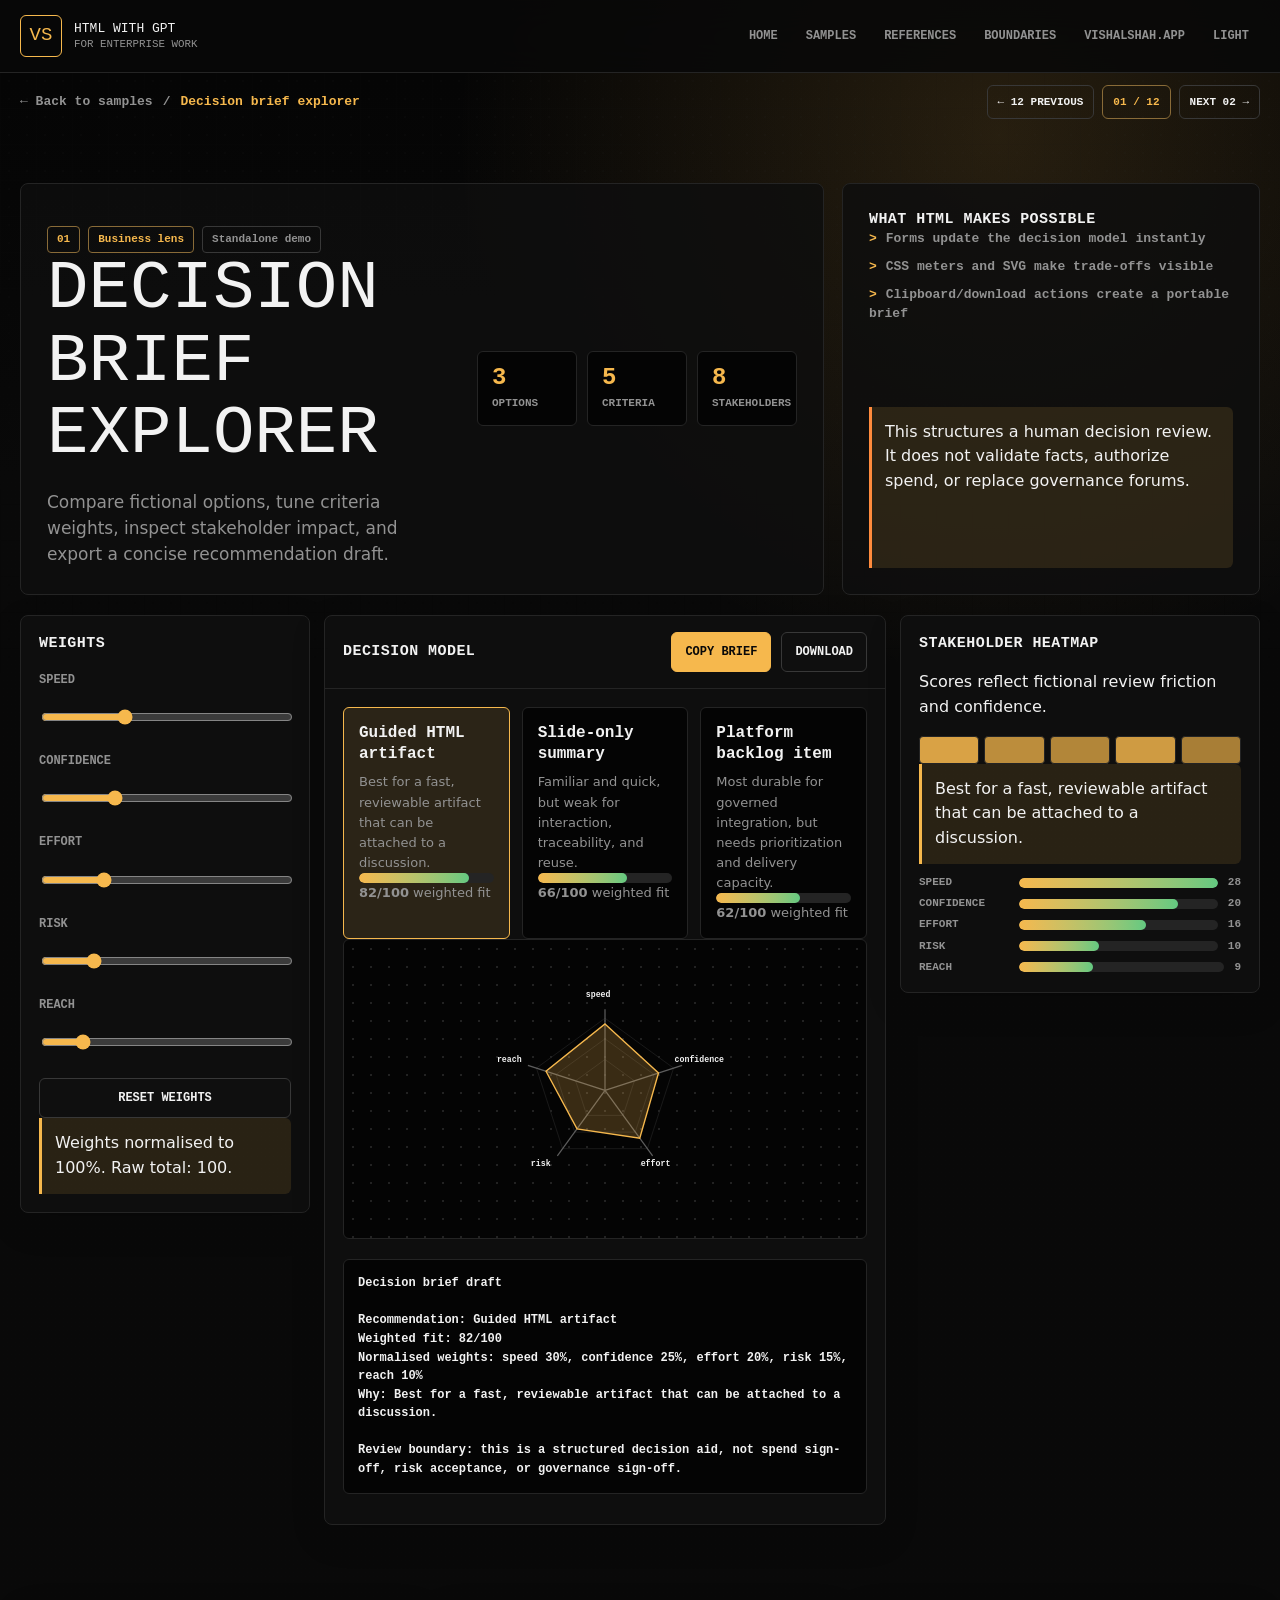
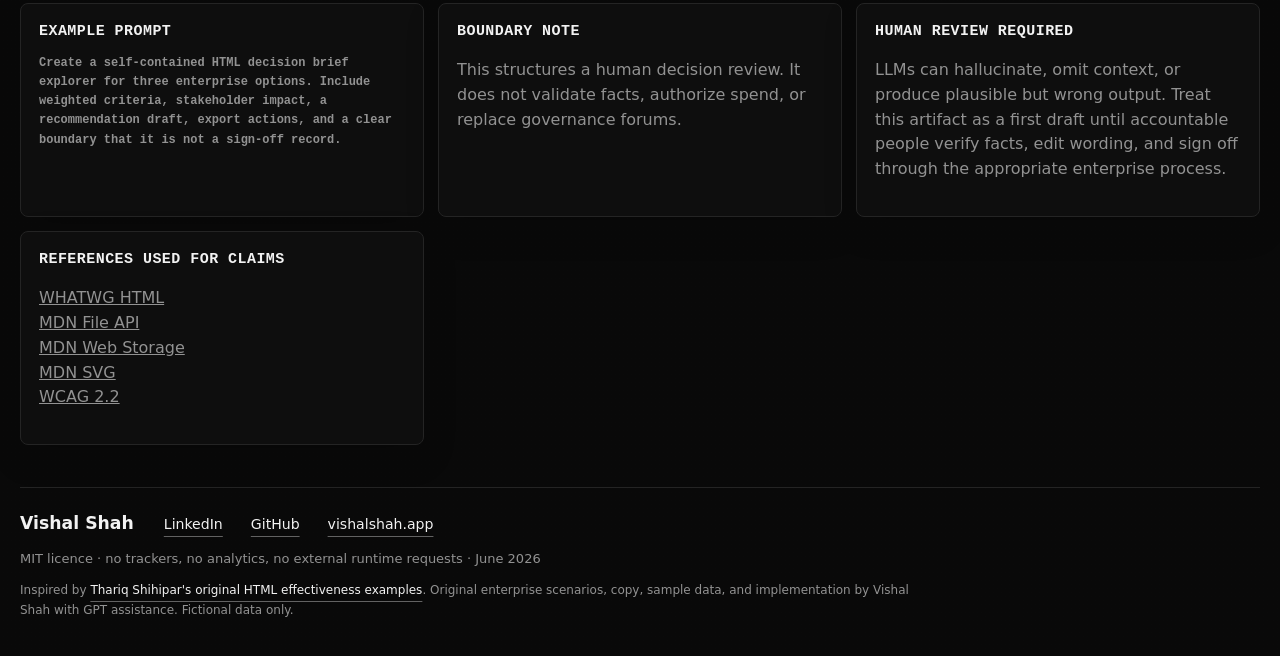
<file: samples/decision-brief-explorer.html>
<!doctype html>
<html lang="en">
<head>
  <meta charset="utf-8">
  <meta name="viewport" content="width=device-width, initial-scale=1">
  <meta name="description" content="Compare fictional options, tune criteria weights, inspect stakeholder impact, and export a concise recommendation draft.">
  <meta property="og:title" content="Decision brief explorer | HTML with GPT for Enterprise Work">
  <meta property="og:description" content="Compare fictional options, tune criteria weights, inspect stakeholder impact, and export a concise recommendation draft.">
  <meta property="og:type" content="article">
  <meta property="og:url" content="https://vishal8shah.github.io/HTML-with-GPT/samples/decision-brief-explorer.html">
  <meta property="og:image" content="https://vishal8shah.github.io/HTML-with-GPT/assets/social-preview.png">
  <meta name="twitter:card" content="summary_large_image">
  <meta name="twitter:title" content="Decision brief explorer | HTML with GPT for Enterprise Work">
  <meta name="twitter:description" content="Compare fictional options, tune criteria weights, inspect stakeholder impact, and export a concise recommendation draft.">
  <meta name="twitter:image" content="https://vishal8shah.github.io/HTML-with-GPT/assets/social-preview.png">
  <meta name="theme-color" content="#080807">
  <link rel="canonical" href="https://vishal8shah.github.io/HTML-with-GPT/samples/decision-brief-explorer.html">
  <link rel="icon" href="../favicon.svg" type="image/svg+xml">
  <link rel="alternate icon" href="/HTML-with-GPT/favicon.ico" sizes="any">
  <title>Decision brief explorer | HTML with GPT for Enterprise Work</title>
  <style>
:root {
  color-scheme: dark;
  --bg: oklch(14% 0 0);
  --bg-2: oklch(11% 0 0);
  --surface: oklch(17% 0 0);
  --surface-2: oklch(20% 0 0);
  --ink: oklch(96% 0 0);
  --muted: oklch(66% 0 0);
  --faint: oklch(48% 0 0);
  --line: oklch(26% 0 0);
  --line-strong: oklch(34% 0 0);
  --accent: oklch(82% .14 78);
  --accent-2: #ffb43b;
  --accent-ink: oklch(14% 0 0);
  --blue: #62a8ff;
  --green: #63c981;
  --red: #ff6b57;
  --orange: #ff8b3d;
  --shadow: 0 24px 80px rgba(0, 0, 0, .38);
  --radius: 8px;
  --sans: Inter, ui-sans-serif, system-ui, -apple-system, "Segoe UI", Arial, sans-serif;
  --mono: "JetBrains Mono", "SFMono-Regular", Consolas, "Liberation Mono", Menlo, monospace;
}

html[data-theme="light"] {
  color-scheme: light;
  --bg: oklch(98.5% 0 0);
  --bg-2: oklch(96% 0 0);
  --surface: oklch(100% 0 0);
  --surface-2: oklch(94.5% 0 0);
  --ink: oklch(18% 0 0);
  --muted: oklch(45% 0 0);
  --faint: oklch(60% 0 0);
  --line: oklch(88% 0 0);
  --line-strong: oklch(76% 0 0);
  --accent: oklch(78% .14 78);
  --accent-2: #c68509;
  --accent-ink: oklch(18% 0 0);
  --shadow: 0 24px 70px rgba(0, 0, 0, .12);
}

* {
  box-sizing: border-box;
}

html {
  scroll-behavior: smooth;
}

body {
  margin: 0;
  min-width: 320px;
  background:
    radial-gradient(circle at 78% 6%, color-mix(in srgb, var(--accent) 14%, transparent), transparent 34rem),
    linear-gradient(180deg, var(--bg-2), var(--bg) 30rem),
    var(--bg);
  color: var(--ink);
  font-family: var(--sans);
  line-height: 1.55;
  -webkit-font-smoothing: antialiased;
  text-rendering: optimizeLegibility;
}

body::before {
  content: "";
  position: fixed;
  inset: 0;
  z-index: -1;
  opacity: .18;
  background-image:
    radial-gradient(circle, color-mix(in srgb, var(--line-strong) 55%, transparent) 1px, transparent 1.5px),
    linear-gradient(color-mix(in srgb, var(--line) 50%, transparent) 1px, transparent 1px),
    linear-gradient(90deg, color-mix(in srgb, var(--line) 50%, transparent) 1px, transparent 1px);
  background-size: 18px 18px, 36px 36px, 36px 36px;
  mask-image: linear-gradient(180deg, #000, transparent 78%);
}

a {
  color: inherit;
}

button,
input,
select,
textarea {
  font: inherit;
}

a:focus-visible,
button:focus-visible,
input:focus-visible,
select:focus-visible,
textarea:focus-visible {
  outline: 2px solid var(--accent);
  outline-offset: 3px;
}

.sample-shell {
  width: min(1440px, calc(100% - 40px));
  margin: 0 auto;
}

.sample-header {
  position: sticky;
  top: 0;
  z-index: 30;
  border-bottom: 1px solid var(--line);
  background: color-mix(in srgb, var(--bg) 88%, transparent);
  backdrop-filter: blur(18px);
}

.sample-nav {
  display: flex;
  align-items: center;
  justify-content: space-between;
  gap: 20px;
  min-height: 72px;
}

.brand {
  display: inline-flex;
  align-items: center;
  gap: 12px;
  color: var(--ink);
  font-family: var(--mono);
  text-decoration: none;
}

.brand-mark {
  display: grid;
  width: 42px;
  height: 42px;
  place-items: center;
  border: 1px solid var(--accent);
  border-radius: 6px;
  color: var(--accent);
  font-size: 19px;
}

.brand-text {
  display: grid;
  gap: 1px;
  font-size: 13px;
  line-height: 1.15;
  text-transform: uppercase;
}

.brand-text small {
  color: var(--muted);
}

.links {
  display: flex;
  align-items: center;
  justify-content: flex-end;
  gap: 6px;
}

.links a,
.links button {
  border: 0;
  border-radius: 6px;
  background: transparent;
  color: var(--muted);
  cursor: pointer;
  font: 800 12px/1 var(--mono);
  padding: 10px 11px;
  text-decoration: none;
  text-transform: uppercase;
}

.links a:hover,
.links button:hover {
  background: var(--surface);
  color: var(--accent);
}

.theme-toggle {
  display: inline-flex;
  align-items: center;
  gap: 9px;
  border: 1px solid var(--line-strong);
  border-radius: 999px;
  background: var(--surface);
  color: var(--muted);
  cursor: pointer;
  font: 700 12px/1 var(--mono);
  padding: 8px 11px;
  text-transform: uppercase;
}

.theme-toggle::before {
  content: "";
  width: 22px;
  height: 12px;
  border: 1px solid var(--accent);
  border-radius: 999px;
  background: linear-gradient(90deg, transparent 44%, var(--accent) 45%);
}

.sample-hero {
  display: grid;
  grid-template-columns: minmax(0, 1fr) minmax(360px, .52fr);
  gap: 18px;
  align-items: stretch;
  padding: 38px 0 20px;
}

.hero-panel,
.proof-panel {
  border: 1px solid var(--line);
  border-radius: var(--radius);
  background: color-mix(in srgb, var(--surface) 86%, transparent);
  padding: 26px;
}

.hero-panel {
  display: grid;
  grid-template-columns: minmax(0, 1fr) minmax(320px, .72fr);
  gap: 24px;
  align-items: center;
}

.crumb {
  display: flex;
  flex-wrap: wrap;
  gap: 10px;
  color: var(--muted);
  font: 700 13px/1.2 var(--mono);
}

.crumb a {
  color: var(--muted);
  text-decoration: none;
}

.crumb span:last-child {
  color: var(--accent);
}

.sample-subnav {
  display: flex;
  align-items: center;
  justify-content: space-between;
  gap: 18px;
  padding: 12px 0 26px;
}

.sample-pager {
  display: flex;
  align-items: center;
  flex-wrap: wrap;
  justify-content: flex-end;
  gap: 8px;
}

.sample-pager a,
.sample-pager span {
  display: inline-flex;
  align-items: center;
  min-height: 34px;
  border: 1px solid var(--line-strong);
  border-radius: 6px;
  color: var(--muted);
  font: 800 11px/1 var(--mono);
  padding: 9px 10px;
  text-decoration: none;
  text-transform: uppercase;
}

.sample-pager a {
  color: var(--ink);
}

.sample-pager a:hover {
  border-color: var(--accent);
  color: var(--accent);
}

.sample-pager span {
  border-color: color-mix(in srgb, var(--accent) 48%, var(--line));
  color: var(--accent);
}

.sample-hero h1 {
  margin: 0;
  font-family: var(--mono);
  font-size: clamp(38px, 5.4vw, 74px);
  font-weight: 500;
  line-height: 1.05;
  letter-spacing: 0;
  text-transform: uppercase;
}

.sample-hero p {
  max-width: 760px;
  margin: 18px 0 0;
  color: var(--muted);
  font-size: 17px;
}

.hero-stats {
  display: grid;
  grid-template-columns: repeat(3, minmax(0, 1fr));
  gap: 10px;
}

.stat {
  border: 1px solid var(--line);
  border-radius: 6px;
  background: var(--bg-2);
  padding: 14px;
}

.stat strong {
  display: block;
  color: var(--accent);
  font: 800 24px/1 var(--mono);
}

.stat span {
  display: block;
  margin-top: 6px;
  color: var(--muted);
  font: 700 11px/1.35 var(--mono);
  text-transform: uppercase;
}

.proof-panel {
  display: grid;
  gap: 22px;
}

.proof-panel h2,
.workspace h2,
.panel h2,
.panel h3 {
  margin: 0;
  font: 700 15px/1.35 var(--mono);
  letter-spacing: .03em;
  text-transform: uppercase;
}

.proof-list {
  display: grid;
  gap: 9px;
  color: var(--muted);
  font: 600 13px/1.45 var(--mono);
}

.proof-list span::before {
  content: ">";
  color: var(--accent);
  margin-right: 9px;
}

.badge-row {
  display: flex;
  flex-wrap: wrap;
  gap: 8px;
  margin-top: 16px;
}

.badge {
  border: 1px solid var(--line-strong);
  border-radius: 4px;
  color: var(--muted);
  font: 800 11px/1 var(--mono);
  padding: 7px 9px;
}

.badge.good {
  border-color: color-mix(in srgb, var(--accent) 48%, var(--line));
  color: var(--accent);
}

.app-grid {
  display: grid;
  grid-template-columns: 290px minmax(0, 1fr) 360px;
  gap: 14px;
  align-items: start;
  padding: 0 0 78px;
}

.panel,
.workspace {
  border: 1px solid var(--line);
  border-radius: var(--radius);
  background: color-mix(in srgb, var(--surface) 88%, transparent);
  box-shadow: 0 12px 34px rgba(0, 0, 0, .16);
}

.panel {
  padding: 18px;
}

.workspace {
  min-height: 620px;
  overflow: hidden;
}

.workspace-head,
.panel-head {
  display: flex;
  align-items: center;
  justify-content: space-between;
  gap: 16px;
  border-bottom: 1px solid var(--line);
  padding: 16px 18px;
}

.workspace-body {
  padding: 18px;
}

.control-group {
  display: grid;
  gap: 14px;
  margin-top: 18px;
}

.control-group button.active {
  border-color: var(--accent);
  background: color-mix(in srgb, var(--accent) 12%, var(--surface));
  color: var(--accent);
}

label,
.label {
  display: grid;
  gap: 7px;
  color: var(--muted);
  font: 760 12px/1.35 var(--mono);
  text-transform: uppercase;
}

input,
select,
textarea {
  width: 100%;
  border: 1px solid var(--line-strong);
  border-radius: 6px;
  background: var(--bg-2);
  color: var(--ink);
  padding: 11px 12px;
}

input[type="range"] {
  accent-color: var(--accent);
}

textarea {
  min-height: 130px;
  resize: vertical;
}

button,
.button {
  display: inline-flex;
  align-items: center;
  justify-content: center;
  gap: 8px;
  min-height: 40px;
  border: 1px solid var(--line-strong);
  border-radius: 6px;
  background: var(--surface);
  color: var(--ink);
  cursor: pointer;
  font: 820 12px/1 var(--mono);
  padding: 10px 13px;
  text-decoration: none;
  text-transform: uppercase;
}

button.primary,
.button.primary {
  border-color: var(--accent);
  background: var(--accent);
  color: var(--accent-ink);
}

button:hover,
.button:hover {
  border-color: var(--accent);
}

.toolbar {
  display: flex;
  flex-wrap: wrap;
  gap: 10px;
}

.tabs {
  display: flex;
  flex-wrap: wrap;
  gap: 8px;
}

.tabs button.active {
  border-color: var(--accent);
  color: var(--accent);
}

.cards {
  display: grid;
  grid-template-columns: repeat(3, minmax(0, 1fr));
  gap: 12px;
}

.mini-card {
  border: 1px solid var(--line);
  border-radius: 6px;
  background: var(--bg-2);
  padding: 15px;
}

.mini-card.selected {
  border-color: var(--accent);
  background: color-mix(in srgb, var(--accent) 12%, var(--surface));
}

.mini-card h3 {
  margin: 0 0 8px;
  font: 700 16px/1.3 var(--mono);
  text-transform: none;
}

.mini-card p {
  margin: 0;
  color: var(--muted);
  font-size: 13px;
}

.metric {
  display: flex;
  align-items: center;
  justify-content: space-between;
  gap: 12px;
  border-bottom: 1px solid var(--line);
  padding: 10px 0;
}

.metric:last-child {
  border-bottom: 0;
}

.meter {
  height: 10px;
  border-radius: 999px;
  background: var(--line);
  overflow: hidden;
}

.meter span {
  display: block;
  height: 100%;
  border-radius: inherit;
  background: linear-gradient(90deg, var(--accent), var(--green));
}

.data-table,
table {
  width: 100%;
  border-collapse: collapse;
  font-size: 13px;
}

th,
td {
  border-bottom: 1px solid var(--line);
  padding: 10px 9px;
  text-align: left;
  vertical-align: top;
}

th {
  color: var(--faint);
  font: 800 11px/1.25 var(--mono);
  text-transform: uppercase;
}

td {
  color: var(--muted);
}

td strong {
  color: var(--ink);
}

.status {
  display: inline-flex;
  align-items: center;
  gap: 6px;
  border: 1px solid var(--line-strong);
  border-radius: 999px;
  color: var(--muted);
  font: 800 11px/1 var(--mono);
  padding: 5px 8px;
}

.status::before {
  content: "";
  width: 7px;
  height: 7px;
  border-radius: 50%;
  background: currentColor;
}

.status.high,
.status.critical,
.status.blocked,
.status.missing {
  color: var(--red);
}

.status.medium,
.status.review,
.status.draft {
  color: var(--accent);
}

.status.low,
.status.ready,
.status.accepted,
.status.done {
  color: var(--green);
}

.note {
  border-left: 3px solid var(--accent);
  border-radius: 0 6px 6px 0;
  background: color-mix(in srgb, var(--accent) 12%, transparent);
  color: var(--ink);
  padding: 13px;
}

.note.warning {
  border-left-color: var(--orange);
}

.note.danger {
  border-left-color: var(--red);
  background: color-mix(in srgb, var(--red) 11%, transparent);
}

.output {
  border: 1px solid var(--line);
  border-radius: 6px;
  background: var(--bg-2);
  color: var(--ink);
  font: 650 12px/1.55 var(--mono);
  min-height: 190px;
  overflow: auto;
  padding: 14px;
  white-space: pre-wrap;
}

.diagram {
  width: 100%;
  min-height: 300px;
  border: 1px solid var(--line);
  border-radius: 6px;
  background:
    radial-gradient(circle, color-mix(in srgb, var(--line-strong) 58%, transparent) 1px, transparent 1.5px),
    var(--bg-2);
  background-size: 18px 18px;
}

.diagram text {
  fill: var(--ink);
  font: 750 12px var(--mono);
  pointer-events: none;
}

.diagram .node {
  fill: var(--surface);
  stroke: var(--line-strong);
  stroke-width: 1.5;
  cursor: pointer;
}

.diagram .node.active {
  fill: color-mix(in srgb, var(--accent) 13%, var(--surface));
  stroke: var(--accent);
  stroke-width: 2.5;
}

.diagram .node.high {
  stroke: var(--red);
}

.diagram .node.medium {
  stroke: var(--accent);
}

.diagram .node.low {
  stroke: var(--green);
}

.diagram .line {
  fill: none;
  stroke: var(--faint);
  stroke-width: 1.8;
}

.diagram .line.hot {
  stroke: var(--accent);
  stroke-width: 2.6;
}

.diagram .line.danger {
  stroke: var(--red);
}

.diagram .line.dashed {
  stroke-dasharray: 5 5;
}

.impact-presentation-active .app-grid {
  grid-template-columns: 1fr;
}

.impact-presentation-active [data-controls],
.impact-presentation-active [data-inspector] {
  display: none;
}

.impact-presentation-active .workspace {
  min-height: 760px;
}

.impact-presenter-shell {
  display: grid;
  gap: 16px;
}

.impact-presenter-top {
  display: flex;
  justify-content: space-between;
  gap: 18px;
  align-items: flex-start;
  padding: 16px;
  border: 1px solid color-mix(in srgb, var(--accent) 45%, var(--line));
  border-radius: 8px;
  background:
    linear-gradient(135deg, color-mix(in srgb, var(--accent) 10%, transparent), transparent 44%),
    var(--bg-2);
}

.impact-presenter-top span,
.panel-label {
  display: block;
  color: var(--accent);
  font: 850 11px/1.2 var(--mono);
  letter-spacing: .08em;
  text-transform: uppercase;
}

.impact-presenter-top h2 {
  margin: 7px 0 0;
  color: var(--ink);
  font-size: clamp(30px, 5vw, 56px);
  letter-spacing: -0.04em;
  line-height: .95;
}

.impact-presenter-actions {
  display: flex;
  flex-wrap: wrap;
  gap: 8px;
  justify-content: flex-end;
}

.impact-presenter {
  display: grid;
  grid-template-columns: minmax(180px, 220px) minmax(0, 1fr);
  gap: 14px;
}

.impact-slide-rail {
  display: grid;
  align-content: start;
  gap: 8px;
}

.impact-slide-button {
  display: grid;
  grid-template-columns: auto minmax(0, 1fr);
  gap: 10px;
  align-items: center;
  min-height: 62px;
  padding: 12px;
  border: 1px solid var(--line);
  border-radius: 8px;
  background: var(--bg-2);
  color: var(--muted);
  text-align: left;
}

.impact-slide-button span {
  display: grid;
  place-items: center;
  width: 32px;
  height: 32px;
  border: 1px solid var(--line-strong);
  border-radius: 999px;
  color: var(--accent);
  font: 900 11px/1 var(--mono);
}

.impact-slide-button.active {
  border-color: color-mix(in srgb, var(--accent) 62%, var(--line));
  background: color-mix(in srgb, var(--accent) 12%, var(--bg-2));
  color: var(--ink);
}

.impact-stage {
  display: grid;
  grid-template-columns: minmax(0, 1.55fr) minmax(240px, .45fr);
  grid-template-areas:
    "map inspector"
    "evidence notes";
  gap: 14px;
}

.impact-map-card,
.impact-inspector,
.impact-evidence-drawer,
.impact-notes {
  border: 1px solid var(--line);
  border-radius: 8px;
  background:
    linear-gradient(180deg, color-mix(in srgb, var(--surface) 88%, transparent), var(--bg-2));
  box-shadow: 0 18px 70px color-mix(in srgb, #000 20%, transparent);
}

.impact-map-card {
  position: relative;
  grid-area: map;
  overflow: hidden;
}

.impact-map-card::before {
  content: "";
  position: absolute;
  inset: 0;
  pointer-events: none;
  background: radial-gradient(circle at 50% 42%, color-mix(in srgb, var(--accent) 13%, transparent), transparent 48%);
}

.impact-map {
  position: relative;
  min-height: 430px;
  border: 0;
  border-radius: 8px;
  background:
    radial-gradient(circle, color-mix(in srgb, var(--line-strong) 58%, transparent) 1px, transparent 1.5px),
    color-mix(in srgb, var(--bg-2) 82%, #000);
  background-size: 20px 20px;
}

.diagram .node.spotlight {
  filter: drop-shadow(0 0 14px color-mix(in srgb, var(--accent) 75%, transparent));
}

.diagram .line.critical {
  stroke-dasharray: 10 7;
  animation: dashFlow 1.6s linear infinite;
}

.impact-inspector {
  grid-area: inspector;
  padding: 16px;
}

.impact-inspector .note,
.impact-notes p {
  margin-top: 12px;
}

.muted-text {
  color: var(--muted);
}

.impact-evidence-drawer {
  grid-area: evidence;
  padding: 16px;
  animation: drawerReveal .28s ease both;
}

.impact-notes {
  grid-area: notes;
  padding: 16px;
}

.impact-notes p {
  color: var(--ink);
  font-size: 14px;
}

.impact-timeline {
  display: grid;
  grid-template-columns: repeat(7, minmax(0, 1fr));
  gap: 8px;
  margin: 0;
  padding: 0;
  list-style: none;
}

.impact-timeline-step {
  display: grid;
  gap: 8px;
  min-height: 74px;
  padding: 12px;
  border: 1px solid var(--line);
  border-radius: 8px;
  background: var(--bg-2);
  color: var(--muted);
  font: 800 11px/1.25 var(--mono);
}

.impact-timeline-step span {
  display: grid;
  place-items: center;
  width: 24px;
  height: 24px;
  border: 1px solid var(--line-strong);
  border-radius: 999px;
}

.impact-timeline-step.complete {
  color: var(--ink);
  border-color: color-mix(in srgb, var(--accent) 42%, var(--line));
}

.impact-timeline-step.current {
  background: color-mix(in srgb, var(--accent) 12%, var(--bg-2));
}

@keyframes dashFlow {
  to {
    stroke-dashoffset: -34;
  }
}

@keyframes drawerReveal {
  from {
    opacity: 0;
    transform: translateY(8px);
  }

  to {
    opacity: 1;
    transform: translateY(0);
  }
}

.matrix {
  display: grid;
  grid-template-columns: repeat(5, minmax(0, 1fr));
  gap: 6px;
}

.matrix-cell {
  display: grid;
  min-height: 58px;
  place-items: center;
  border: 1px solid var(--line);
  border-radius: 5px;
  background: var(--bg-2);
  color: var(--muted);
  font: 800 12px/1 var(--mono);
}

.matrix-cell.active {
  border-color: var(--accent);
  background: color-mix(in srgb, var(--accent) 16%, transparent);
  color: var(--accent);
}

.heatmap {
  display: grid;
  grid-template-columns: repeat(5, 1fr);
  gap: 5px;
}

.heatmap span {
  min-height: 28px;
  border: 1px solid var(--line);
  border-radius: 4px;
}

.timeline {
  position: relative;
  display: grid;
  gap: 12px;
}

.event {
  display: grid;
  grid-template-columns: 76px minmax(0, 1fr);
  gap: 14px;
  border: 1px solid var(--line);
  border-radius: 6px;
  background: var(--bg-2);
  padding: 14px;
}

.event time {
  color: var(--accent);
  font: 800 13px/1 var(--mono);
}

.event p {
  margin: 4px 0 0;
  color: var(--muted);
}

.toggle-row {
  display: flex;
  align-items: center;
  justify-content: space-between;
  gap: 14px;
  border-bottom: 1px solid var(--line);
  padding: 13px 0;
}

.switch {
  position: relative;
  width: 54px;
  height: 30px;
  flex: 0 0 auto;
}

.switch input {
  position: absolute;
  opacity: 0;
}

.slider {
  position: absolute;
  inset: 0;
  border-radius: 999px;
  background: var(--line-strong);
  cursor: pointer;
}

.slider::after {
  content: "";
  position: absolute;
  top: 4px;
  left: 4px;
  width: 22px;
  height: 22px;
  border-radius: 50%;
  background: var(--ink);
  transition: transform 160ms ease;
}

.switch input:checked + .slider {
  background: var(--accent);
}

.switch input:checked + .slider::after {
  transform: translateX(24px);
  background: var(--accent-ink);
}

.artifact-sections {
  display: grid;
  grid-template-columns: repeat(3, minmax(0, 1fr));
  gap: 14px;
  padding: 0 0 42px;
}

.artifact-sections .panel {
  min-height: 210px;
}

.artifact-sections p {
  color: var(--muted);
}

.prompt {
  font: 650 12px/1.6 var(--mono);
  white-space: pre-wrap;
}

.footer-note {
  border-top: 1px solid var(--line);
  padding: 26px 0 36px;
  color: var(--muted);
  font-size: 13px;
}

.footer-signature {
  display: grid;
  gap: 13px;
}

.signature-row {
  display: flex;
  flex-wrap: wrap;
  align-items: baseline;
  gap: 10px clamp(16px, 2.4vw, 30px);
}

.signature-name {
  color: var(--ink);
  font: 800 clamp(15px, 1.35vw, 18px)/1.1 var(--sans);
}

.signature-links {
  display: flex;
  flex-wrap: wrap;
  gap: 10px clamp(16px, 2.4vw, 28px);
  font-size: clamp(13px, 1.1vw, 15px);
}

.signature-meta {
  margin: 0;
  max-width: 920px;
  font-size: 13px;
  line-height: 1.5;
}

.signature-credit {
  margin: 0;
  max-width: 920px;
  font-size: 12px;
  line-height: 1.6;
}

.footer-note a,
.signature-credit a {
  color: var(--ink);
  text-decoration-color: color-mix(in oklch, var(--muted), transparent 35%);
  text-underline-offset: 7px;
}

.footer-note a:hover,
.signature-credit a:hover {
  color: var(--accent);
  text-decoration-color: var(--accent);
}

@media (max-width: 1180px) {
  .sample-hero,
  .hero-panel,
  .app-grid,
  .artifact-sections,
  .impact-presenter,
  .impact-stage {
    grid-template-columns: 1fr;
  }

  .workspace {
    min-height: 0;
  }

  .impact-stage {
    grid-template-areas:
      "map"
      "inspector"
      "evidence"
      "notes";
  }

  .impact-slide-rail,
  .impact-timeline {
    grid-template-columns: repeat(3, minmax(180px, 1fr));
    overflow-x: auto;
  }
}

@media (max-width: 760px) {
  .sample-shell {
    width: min(100% - 28px, 1440px);
  }

  .sample-nav {
    align-items: flex-start;
    flex-direction: column;
    gap: 12px;
    padding: 14px 0;
  }

  .links {
    width: 100%;
    justify-content: flex-start;
    overflow-x: auto;
    padding-bottom: 3px;
  }

  .links a,
  .links button {
    flex: 0 0 auto;
    font-size: 11px;
  }

  .sample-hero {
    padding-top: 24px;
  }

  .sample-subnav {
    align-items: flex-start;
    flex-direction: column;
  }

  .sample-pager {
    width: 100%;
    justify-content: flex-start;
  }

  .hero-panel,
  .proof-panel,
  .panel,
  .workspace-body {
    padding: 14px;
  }

  .sample-hero h1 {
    font-size: clamp(34px, 10vw, 46px);
  }

  .hero-stats,
  .cards {
    grid-template-columns: 1fr;
  }

  .workspace-head,
  .panel-head {
    align-items: flex-start;
    flex-direction: column;
  }

  .impact-presentation-active .workspace {
    min-height: 0;
  }

  .impact-presenter-top {
    flex-direction: column;
  }

  .impact-presenter-actions {
    justify-content: flex-start;
  }

  .impact-slide-rail,
  .impact-timeline {
    grid-template-columns: 1fr;
  }

  .impact-map {
    min-height: 320px;
  }
}

@media (prefers-reduced-motion: reduce) {
  *,
  *::before,
  *::after {
    scroll-behavior: auto !important;
    transition-duration: 0.01ms !important;
    animation-duration: 0.01ms !important;
    animation-iteration-count: 1 !important;
  }

  .diagram .line.critical {
    stroke-dasharray: 0;
  }
}

.skip-link {
  position: fixed;
  left: 16px;
  top: 16px;
  z-index: 100;
  transform: translateY(-160%);
  border: 1px solid var(--accent);
  border-radius: 6px;
  background: var(--bg);
  color: var(--accent);
  font: 800 12px/1 var(--mono);
  padding: 12px 14px;
  text-decoration: none;
}

.skip-link:focus {
  transform: translateY(0);
}

.legend {
  display: flex;
  flex-wrap: wrap;
  gap: 8px;
  margin: 10px 0 14px;
}

.legend-item {
  display: inline-flex;
  align-items: center;
  gap: 7px;
  color: var(--muted);
  font: 800 11px/1 var(--mono);
  text-transform: uppercase;
}

.legend-dot {
  width: 10px;
  height: 10px;
  border-radius: 999px;
  border: 1px solid var(--line-strong);
  background: var(--faint);
}

.legend-dot.low,
.risk-band.low {
  background: var(--green);
}

.legend-dot.medium,
.risk-band.medium {
  background: var(--accent);
}

.legend-dot.high,
.risk-band.high {
  background: var(--red);
}

.legend-dot.critical,
.risk-band.critical {
  background: color-mix(in srgb, var(--red) 70%, var(--accent));
}

.contribution-grid,
.triple-bars,
.branch-panel {
  display: grid;
  gap: 8px;
  margin-top: 12px;
}

.contribution-row,
.triple-row {
  display: grid;
  grid-template-columns: minmax(90px, .35fr) minmax(0, 1fr) auto;
  gap: 10px;
  align-items: center;
  color: var(--muted);
  font: 750 11px/1.2 var(--mono);
  text-transform: uppercase;
}

.risk-band {
  display: inline-flex;
  align-items: center;
  justify-content: center;
  min-width: 90px;
  border-radius: 999px;
  color: var(--accent-ink);
  font: 900 11px/1 var(--mono);
  padding: 7px 10px;
  text-transform: uppercase;
}

textarea.response-editor,
textarea.why-editor {
  min-height: 150px;
}

.diff-line {
  display: block;
  border-left: 3px solid transparent;
  color: var(--muted);
  font-family: var(--mono);
  padding: 4px 8px;
  transition: background .2s ease, border-color .2s ease, color .2s ease, opacity .2s ease;
}

.diff-line.highlight {
  border-left-color: var(--accent);
  background: color-mix(in srgb, var(--accent) 10%, transparent);
  color: var(--ink);
}

.diff-line.muted {
  color: var(--faint);
  opacity: .52;
}

.diff-line.context {
  color: var(--faint);
}

.finding-list {
  display: grid;
  gap: 10px;
}

.finding-button {
  width: 100%;
  border: 1px solid var(--line);
  border-radius: 8px;
  background: var(--surface);
  color: var(--ink);
  cursor: pointer;
  padding: 12px;
  text-align: left;
}

.finding-button[aria-pressed="true"] {
  border-color: var(--accent);
  background: color-mix(in srgb, var(--accent) 10%, var(--surface));
}

.finding-button strong,
.finding-button span {
  display: block;
}

.finding-button span {
  margin-top: 6px;
  color: var(--muted);
  font: 600 12px/1.45 var(--mono);
}

.type-badge {
  margin-left: 6px;
  border: 1px solid var(--line-strong);
  border-radius: 999px;
  color: var(--accent);
  font: 800 10px/1 var(--mono);
  padding: 3px 6px;
  text-transform: uppercase;
}

.csv-notice {
  margin: 0 0 12px;
}


.panel,
.workspace,
.workspace-body,
.mini-card,
.note,
.output {
  min-width: 0;
}

.diagram,
table,
.output {
  max-width: 100%;
}

table {
  width: 100%;
}
@media print {
  .sample-header,
  .sample-subnav,
  [data-controls],
  .workspace-head .toolbar,
  .artifact-sections,
  .footer-note {
    display: none !important;
  }

  body {
    background: #fff !important;
    color: #111 !important;
  }

  .app-grid,
  .workspace,
  .workspace-body {
    display: block !important;
    border: 0 !important;
    box-shadow: none !important;
  }
}
  </style>
</head>
<body data-sample="decision-brief-explorer">
  <div data-sample-root></div>
  <script>
const SAMPLES = {
  "decision-brief-explorer": {
    number: "01",
    lens: "Business lens",
    title: "Decision brief explorer",
    summary: "Compare fictional options, tune criteria weights, inspect stakeholder impact, and export a concise recommendation draft.",
    stats: [["3", "Options"], ["5", "Criteria"], ["8", "Stakeholders"]],
    proof: ["Forms update the decision model instantly", "CSS meters and SVG make trade-offs visible", "Clipboard/download actions create a portable brief"],
    boundary: "This structures a human decision review. It does not validate facts, authorize spend, or replace governance forums.",
    prompt: "Create a self-contained HTML decision brief explorer for three enterprise options. Include weighted criteria, stakeholder impact, a recommendation draft, export actions, and a clear boundary that it is not a sign-off record.",
    type: "decision"
  },
  "meeting-action-tracker": {
    number: "02",
    lens: "Business lens",
    title: "Meeting action tracker",
    summary: "Turn a fictional meeting into owner-filtered actions, due-date timeline, decisions, and a copyable follow-up note.",
    stats: [["9", "Actions"], ["4", "Owners"], ["3", "Decisions"]],
    proof: ["Checkboxes persist locally in the browser", "Filters and timelines make follow-up easier to scan", "Generated text can be copied into official tools after review"],
    boundary: "This is not a system of record. Real actions belong in the official workflow, ticketing, or collaboration platform.",
    prompt: "Create a standalone HTML meeting action tracker for an enterprise review meeting. Include owners, due dates, statuses, decisions, filters, local state, a timeline, and a follow-up export.",
    type: "meeting"
  },
  "policy-process-navigator": {
    number: "03",
    lens: "Business lens",
    title: "Policy/process navigator",
    summary: "Select a role and goal to reveal relevant process steps, linked controls, escalation points, and RACI guidance.",
    stats: [["4", "Roles"], ["12", "Steps"], ["7", "Controls"]],
    proof: ["Native controls can reveal role-specific process paths", "Inline SVG can make handoffs and review paths readable", "Tables keep ownership and control context close to the workflow"],
    boundary: "Policy owners must validate all content. This demo does not interpret policy or provide official advice.",
    prompt: "Create a public-safe HTML process navigator for enterprise users. Include role and goal selectors, a process diagram, controls, RACI, escalation points, and a policy-owner validation boundary.",
    type: "policy"
  },
  "csv-triage-workspace": {
    number: "04",
    lens: "Business lens",
    title: "CSV triage workspace",
    summary: "Paste or upload fictional CSV data, profile quality, filter rows, flag anomalies, and export a cleaned view.",
    stats: [["18", "Rows"], ["5", "Fields"], ["4", "Issues"]],
    proof: ["The File API lets a static page read local files selected by the user", "JavaScript can profile and filter rows in the browser", "Export patterns create a reviewed working copy"],
    boundary: "Do not use sensitive data without explicit enterprise permission. This is not a governed data platform or data-quality control.",
    prompt: "Create a self-contained HTML CSV triage workspace. It should read pasted or uploaded CSV, profile missing values, filter by risk, flag anomalies, show charts, and export cleaned data.",
    type: "csv"
  },
  "risk-acceptance-brief": {
    number: "05",
    lens: "Business lens",
    title: "Risk acceptance brief",
    summary: "Draft a risk note with a 5x5 matrix, control checklist, mitigation timeline, and explicit human-review caveats.",
    stats: [["25", "Matrix cells"], ["6", "Controls"], ["4", "Milestones"]],
    proof: ["Forms create structured risk drafts", "Matrix visuals make likelihood and impact visible", "Print/download actions turn the artifact into a review pack"],
    boundary: "This is not risk acceptance, official evidence, legal advice, or a sign-off. It is a draft aid for accountable humans.",
    prompt: "Create a standalone HTML risk acceptance brief for fictional enterprise risk. Include a 5x5 matrix, mitigations, controls, residual risk, review path, export, and no-formal-evidence boundary.",
    type: "risk"
  },
  "customer-conversation-simulator": {
    number: "06",
    lens: "Business lens",
    title: "Customer conversation simulator",
    summary: "Practice response framing for fictional customer scenarios with tone comparison, branching next steps, and a quality checklist.",
    stats: [["4", "Scenarios"], ["3", "Tones"], ["6", "Checks"]],
    proof: ["Branching UI can simulate realistic review practice", "HTML keeps scenario, response, and checklist visible together", "Copy actions preserve the draft while keeping policy boundaries clear"],
    boundary: "This does not represent real customers, policy advice, formal communication sign-off, or AI output assurance.",
    prompt: "Create a customer conversation simulator as one HTML file. Use fictional scenarios, tone selectors, branching response drafts, communication checklist, and safe-language boundaries.",
    type: "conversation"
  },
  "architecture-decision-record": {
    number: "07",
    lens: "Engineering lens",
    title: "Architecture decision record",
    summary: "Compare architecture options, inspect target-state diagrams, capture consequences, and export an ADR-shaped draft.",
    stats: [["3", "Options"], ["9", "Forces"], ["1", "Draft ADR"]],
    proof: ["Option scorecards make ADR trade-offs inspectable", "SVG diagrams connect current and target architectures", "Generated text can follow a familiar ADR structure"],
    boundary: "Engineering leads still own design review, threat modeling, human sign-off, and implementation.",
    prompt: "Create a self-contained HTML architecture decision record for an enterprise team. Include options, scoring, architecture diagram, consequences, guardrails, and ADR export.",
    type: "adr"
  },
  "change-impact-map": {
    number: "08",
    lens: "Engineering lens",
    title: "Change impact map",
    summary: "Click services in an SVG dependency map to inspect owners, blast radius, risk paths, evidence, and reviewer checklist.",
    stats: [["12", "Services"], ["6", "Data stores"], ["14", "Controls"]],
    proof: ["Inline SVG can be scripted directly in HTML", "Filters and selected states turn diagrams into review tools", "Evidence tables make reviewer actions concrete"],
    boundary: "The map is fictional. Real dependency and ownership data must come from governed source-of-truth systems.",
    prompt: "Create a standalone HTML change impact map for an enterprise service change. Include SVG dependencies, risk filters, owner details, evidence table, timeline, and reviewer checklist export.",
    type: "impact"
  },
  "pull-request-reviewer-aid": {
    number: "09",
    lens: "Engineering lens",
    title: "Pull request reviewer aid",
    summary: "Inspect a fictional annotated diff, filter findings by severity, check ownership, and copy a focused review summary.",
    stats: [["7", "Findings"], ["4", "Files"], ["5", "Checks"]],
    proof: ["HTML can present code review focus without burying signal in a long comment", "Filters and checklists help reviewers scan by risk", "Copy/export actions preserve a compact review note"],
    boundary: "This does not replace code review, tests, security review, or reviewer accountability.",
    prompt: "Create a public-safe HTML pull request reviewer aid. Include an annotated diff mock, severity filters, ownership matrix, checklist, and copyable review summary.",
    type: "pr"
  },
  "incident-timeline": {
    number: "10",
    lens: "Engineering lens",
    title: "Incident timeline",
    summary: "Build a multi-lane incident narrative with event filters, five-whys, remediation board, and exportable postmortem draft.",
    stats: [["11", "Events"], ["5", "Whys"], ["6", "Actions"]],
    proof: ["Local forms and DOM updates turn a narrative into an inspectable timeline", "Filtering by event type supports live facilitation", "Generated postmortem text remains editable and bounded"],
    boundary: "Official incident records belong in operational systems with timestamps, ownership, and retention controls.",
    prompt: "Create a self-contained HTML incident timeline for a fictional enterprise outage. Include multi-lane events, filters, five-whys, remediation actions, and postmortem export.",
    type: "incident"
  },
  "control-evidence-pack": {
    number: "11",
    lens: "Engineering lens",
    title: "Control evidence pack",
    summary: "Track fictional evidence items, readiness status, control coverage, heatmap, and a draft review-pack view.",
    stats: [["14", "Evidence items"], ["8", "Controls"], ["4", "Owners"]],
    proof: ["Tables and status controls make evidence readiness visible", "Heatmaps make gaps easier to discuss", "Print/export patterns create a review pack without claiming formal evidence"],
    boundary: "This is not a formal evidence claim. Evidence validity requires official controls, source systems, and review process.",
    prompt: "Create a static HTML control evidence pack for a fictional enterprise engineering change. Include readiness status, owners, controls, heatmap, print view, export, and no-formal-evidence boundary.",
    type: "control"
  },
  "feature-flag-risk-editor": {
    number: "12",
    lens: "Engineering lens",
    title: "Feature-flag risk editor",
    summary: "Toggle fictional feature flags, inspect dependencies, calculate blast-radius risk, view rollout stages, and export a JSON diff.",
    stats: [["8", "Flags"], ["5", "Dependencies"], ["4", "Stages"]],
    proof: ["Local state can simulate rollout choices safely", "Dependency checks make hidden risk visible", "JSON export demonstrates a reviewable change payload"],
    boundary: "This does not change production flags. Real changes need identity, authorization, logging, human sign-off, and rollback controls.",
    prompt: "Create a feature-flag risk editor as one HTML artifact. Include toggle matrix, dependency graph, blast-radius scoring, staged rollout plan, JSON diff export, and production-change boundary.",
    type: "flags"
  }
};

const root = document.querySelector("[data-sample-root]");
const sampleId = document.body.dataset.sample;
const sample = SAMPLES[sampleId] || SAMPLES["decision-brief-explorer"];
const SAMPLE_ORDER = Object.keys(SAMPLES);

function $(selector, scope = document) {
  return scope.querySelector(selector);
}

function $$(selector, scope = document) {
  return Array.from(scope.querySelectorAll(selector));
}

function escapeHtml(value) {
  return String(value ?? "")
    .replaceAll("&", "&amp;")
    .replaceAll("<", "&lt;")
    .replaceAll(">", "&gt;")
    .replaceAll('"', "&quot;")
    .replaceAll("'", "&#039;");
}

function statusClass(value) {
  return String(value || "").toLowerCase().replaceAll(" ", "-");
}

function downloadText(filename, text, type = "text/plain;charset=utf-8") {
  const blob = new Blob([text], { type });
  const url = URL.createObjectURL(blob);
  const link = document.createElement("a");
  link.href = url;
  link.download = filename;
  document.body.append(link);
  link.click();
  link.remove();
  URL.revokeObjectURL(url);
}

async function copyText(text, button) {
  try {
    await navigator.clipboard.writeText(text);
    const old = button.textContent;
    button.textContent = "Copied";
    setTimeout(() => {
      button.textContent = old;
    }, 1200);
  } catch {
    downloadText("artifact.txt", text);
  }
}

function renderTable(headers, rows) {
  return `<table><thead><tr>${headers.map((header) => `<th>${escapeHtml(header)}</th>`).join("")}</tr></thead><tbody>${rows.map((row) => `<tr>${row.map((cell) => `<td>${cell}</td>`).join("")}</tr>`).join("")}</tbody></table>`;
}

function setOutput(text) {
  const output = $("[data-output]");
  if (output) {
    output.setAttribute("aria-live", "polite");
    output.textContent = text;
  }
}

function metricCard(value, label) {
  return `<div class="stat"><strong>${escapeHtml(value)}</strong><span>${escapeHtml(label)}</span></div>`;
}

function renderLegend(items) {
  return `<div class="legend" aria-label="Legend">${items.map(([label, tone]) => `<span class="legend-item"><span class="legend-dot ${escapeHtml(tone)}"></span>${escapeHtml(label)}</span>`).join("")}</div>`;
}

function riskBand(score) {
  if (score >= 16) return ["Critical", "critical"];
  if (score >= 10) return ["High", "high"];
  if (score >= 5) return ["Medium", "medium"];
  return ["Low", "low"];
}

function parseTimeValue(value) {
  const [hours, minutes] = String(value).split(":").map(Number);
  return (hours || 0) * 60 + (minutes || 0);
}

function setupTheme() {
  const html = document.documentElement;
  const stored = localStorage.getItem("enterprise-html-theme");
  html.dataset.theme = stored || "dark";

  function sync() {
    $$("[data-theme-toggle]").forEach((button) => {
      const isLight = html.dataset.theme === "light";
      button.textContent = isLight ? "Dark" : "Light";
      button.setAttribute("aria-label", `Switch to ${isLight ? "dark" : "light"} mode`);
    });
  }

  document.addEventListener("click", (event) => {
    const button = event.target.closest("[data-theme-toggle]");
    if (!button) return;
    html.dataset.theme = html.dataset.theme === "light" ? "dark" : "light";
    localStorage.setItem("enterprise-html-theme", html.dataset.theme);
    sync();
  });
  sync();
}

function renderShell() {
  document.title = `${sample.title} | HTML with GPT for Enterprise Work`;
  const currentIndex = Math.max(0, SAMPLE_ORDER.indexOf(sampleId));
  const previousId = SAMPLE_ORDER[(currentIndex - 1 + SAMPLE_ORDER.length) % SAMPLE_ORDER.length];
  const nextId = SAMPLE_ORDER[(currentIndex + 1) % SAMPLE_ORDER.length];
  const previousSample = SAMPLES[previousId];
  const nextSample = SAMPLES[nextId];
  root.innerHTML = `
    <a class="skip-link" href="#sample-main">Skip to content</a>
    <header class="sample-header">
      <div class="sample-shell sample-nav">
        <a class="brand" href="../index.html" aria-label="Back to showcase">
          <span class="brand-mark">VS</span>
          <span class="brand-text">HTML with GPT <small>for enterprise work</small></span>
        </a>
        <nav class="links" aria-label="Sample navigation">
          <a href="../index.html">Home</a>
          <a href="../index.html#samples">Samples</a>
          <a href="../index.html#evidence">References</a>
          <a href="../index.html#boundaries">Boundaries</a>
          <a href="https://vishalshah.app">vishalshah.app</a>
          <button type="button" data-theme-toggle>Light</button>
        </nav>
      </div>
    </header>
    <main class="sample-shell" id="sample-main">
      <div class="sample-subnav">
        <div class="crumb"><a href="../index.html#samples">&larr; Back to samples</a><span>/</span><span>${escapeHtml(sample.title)}</span></div>
        <nav class="sample-pager" aria-label="Sample sequence navigation">
          <a href="${previousId}.html" aria-label="Previous sample: ${escapeHtml(previousSample.title)}">&larr; ${escapeHtml(previousSample.number)} Previous</a>
          <span>${escapeHtml(sample.number)} / ${SAMPLE_ORDER.length}</span>
          <a href="${nextId}.html" aria-label="Next sample: ${escapeHtml(nextSample.title)}">Next ${escapeHtml(nextSample.number)} &rarr;</a>
        </nav>
      </div>
      <section class="sample-hero">
        <div class="hero-panel">
          <div>
            <div class="badge-row"><span class="badge good">${escapeHtml(sample.number)}</span><span class="badge good">${escapeHtml(sample.lens)}</span><span class="badge">Standalone demo</span></div>
            <h1>${escapeHtml(sample.title)}</h1>
            <p>${escapeHtml(sample.summary)}</p>
          </div>
          <div class="hero-stats">${sample.stats.map(([value, label]) => metricCard(value, label)).join("")}</div>
        </div>
        <aside class="proof-panel">
          <div>
            <h2>What HTML makes possible</h2>
            <div class="proof-list">${sample.proof.map((item) => `<span>${escapeHtml(item)}</span>`).join("")}</div>
          </div>
          <div class="note warning">${escapeHtml(sample.boundary)}</div>
        </aside>
      </section>
      <section class="app-grid">
        <aside class="panel" data-controls></aside>
        <article class="workspace">
          <div class="workspace-head">
            <h2 data-workspace-title>Workspace</h2>
            <div class="toolbar" data-workspace-actions></div>
          </div>
          <div class="workspace-body" data-workspace></div>
        </article>
        <aside class="panel" data-inspector></aside>
      </section>
      <section class="artifact-sections">
        <article class="panel">
          <h2>Example prompt</h2>
          <p class="prompt">${escapeHtml(sample.prompt)}</p>
        </article>
        <article class="panel">
          <h2>Boundary note</h2>
          <p>${escapeHtml(sample.boundary)}</p>
        </article>
        <article class="panel">
          <h2>Human review required</h2>
          <p>LLMs can hallucinate, omit context, or produce plausible but wrong output. Treat this artifact as a first draft until accountable people verify facts, edit wording, and sign off through the appropriate enterprise process.</p>
        </article>
        <article class="panel">
          <h2>References used for claims</h2>
          <p><a href="https://html.spec.whatwg.org/multipage/">WHATWG HTML</a><br><a href="https://developer.mozilla.org/en-US/docs/Web/API/File_API">MDN File API</a><br><a href="https://developer.mozilla.org/en-US/docs/Web/API/Web_Storage_API">MDN Web Storage</a><br><a href="https://developer.mozilla.org/en-US/docs/Web/SVG">MDN SVG</a><br><a href="https://www.w3.org/TR/WCAG22/">WCAG 2.2</a></p>
        </article>
      </section>
    </main>
    <footer class="sample-shell footer-note" id="signature">
      <div class="footer-signature">
        <div class="signature-row" aria-label="Vishal Shah public links">
          <strong class="signature-name">Vishal Shah</strong>
          <nav class="signature-links" aria-label="Footer links">
            <a href="https://www.linkedin.com/in/vishal8shah">LinkedIn</a>
            <a href="https://github.com/vishal8shah/HTML-with-GPT">GitHub</a>
            <a href="https://vishalshah.app">vishalshah.app</a>
          </nav>
        </div>
        <p class="signature-meta">MIT licence · no trackers, no analytics, no external runtime requests · June 2026</p>
        <p class="signature-credit">Inspired by <a href="https://thariqs.github.io/html-effectiveness/">Thariq Shihipar's original HTML effectiveness examples</a>. Original enterprise scenarios, copy, sample data, and implementation by Vishal Shah with GPT assistance. Fictional data only.</p>
      </div>
    </footer>
  `;
  setupTheme();
}

function renderDecision() {
  renderShell();
  $("[data-workspace-title]").textContent = "Decision model";
  const defaults = { speed: 30, confidence: 25, effort: 20, risk: 15, reach: 10 };
  const options = [
    { name: "Guided HTML artifact", speed: 92, confidence: 78, effort: 82, risk: 66, reach: 86, stakeholders: [88, 76, 72, 84, 68], note: "Best for a fast, reviewable artifact that can be attached to a discussion." },
    { name: "Slide-only summary", speed: 76, confidence: 52, effort: 92, risk: 38, reach: 62, stakeholders: [54, 62, 45, 70, 58], note: "Familiar and quick, but weak for interaction, traceability, and reuse." },
    { name: "Platform backlog item", speed: 38, confidence: 88, effort: 44, risk: 82, reach: 78, stakeholders: [74, 86, 90, 60, 82], note: "Most durable for governed integration, but needs prioritization and delivery capacity." }
  ];
  const weights = { ...defaults };
  $("[data-controls]").innerHTML = `
    <h2>Weights</h2>
    <div class="control-group">
      ${Object.keys(weights).map((key) => `<label>${key}<input type="range" min="0" max="100" value="${weights[key]}" data-weight="${key}"></label>`).join("")}
      <button data-reset-weights>Reset weights</button>
    </div>
    <div class="note" data-weight-total></div>
  `;
  $("[data-workspace-actions]").innerHTML = `<button class="primary" data-copy>Copy brief</button><button data-download>Download</button>`;
  $("[data-workspace]").innerHTML = `<div class="cards" data-options></div><svg class="diagram" viewBox="0 0 760 260" data-radar aria-label="Decision radar"></svg><pre class="output" data-output aria-live="polite"></pre>`;
  $("[data-inspector]").innerHTML = `<h2>Stakeholder heatmap</h2><p>Scores reflect fictional review friction and confidence.</p><div class="heatmap" data-heatmap></div><div class="note" data-decision-note aria-live="polite"></div><div class="contribution-grid" data-contributions></div>`;
  function update() {
    Object.keys(weights).forEach((key) => { weights[key] = Number($(`[data-weight="${key}"]`).value); });
    const total = Object.values(weights).reduce((sum, value) => sum + value, 0) || 1;
    const normalized = Object.fromEntries(Object.entries(weights).map(([key, value]) => [key, value / total]));
    const axes = ["speed", "confidence", "effort", "risk", "reach"];
    const scored = options.map((option) => ({
      ...option,
      score: Math.round((option.speed * weights.speed + option.confidence * weights.confidence + option.effort * weights.effort + option.risk * weights.risk + option.reach * weights.reach) / total),
      contribution: Object.fromEntries(axes.map((key) => [key, Math.round(option[key] * normalized[key])]))
    })).sort((a, b) => b.score - a.score);
    $("[data-weight-total]").textContent = `Weights normalised to 100%. Raw total: ${total}.`;
    $("[data-options]").innerHTML = scored.map((option, index) => `<section class="mini-card ${index === 0 ? "selected" : ""}"><h3>${escapeHtml(option.name)}</h3><p>${escapeHtml(option.note)}</p><div class="meter"><span style="width:${option.score}%"></span></div><p><strong>${option.score}/100</strong> weighted fit</p></section>`).join("");
    const best = scored[0];
    const center = [380, 132];
    const points = axes.map((axis, index) => {
      const angle = -Math.PI / 2 + index * Math.PI * 2 / axes.length;
      return [center[0] + Math.cos(angle) * best[axis] * 1.05, center[1] + Math.sin(angle) * best[axis] * 1.05];
    });
    $("[data-radar]").innerHTML = `${[45, 75, 105].map((r) => `<polygon points="${axes.map((_, i) => `${center[0] + Math.cos(-Math.PI / 2 + i * Math.PI * 2 / axes.length) * r},${center[1] + Math.sin(-Math.PI / 2 + i * Math.PI * 2 / axes.length) * r}`).join(" ")}" fill="none" stroke="var(--line)"/>`).join("")}${axes.map((axis, i) => `<line class="line" x1="${center[0]}" y1="${center[1]}" x2="${center[0] + Math.cos(-Math.PI / 2 + i * Math.PI * 2 / axes.length) * 118}" y2="${center[1] + Math.sin(-Math.PI / 2 + i * Math.PI * 2 / axes.length) * 118}"/><text x="${center[0] + Math.cos(-Math.PI / 2 + i * Math.PI * 2 / axes.length) * 136 - 28}" y="${center[1] + Math.sin(-Math.PI / 2 + i * Math.PI * 2 / axes.length) * 136}">${axis}</text>`).join("")}<polygon points="${points.map((point) => point.join(",")).join(" ")}" fill="color-mix(in srgb, var(--accent) 22%, transparent)" stroke="var(--accent)" stroke-width="2"/>`;
    $("[data-heatmap]").innerHTML = best.stakeholders.map((score) => `<span style="background: color-mix(in srgb, var(--accent) ${score}%, var(--bg-2));"></span>`).join("");
    $("[data-decision-note]").textContent = best.note;
    $("[data-contributions]").innerHTML = axes.map((axis) => `<div class="contribution-row"><span>${axis}</span><div class="meter"><span style="width:${Math.min(100, best.contribution[axis] * 4)}%"></span></div><strong>${best.contribution[axis]}</strong></div>`).join("");
    setOutput(`Decision brief draft\n\nRecommendation: ${best.name}\nWeighted fit: ${best.score}/100\nNormalised weights: ${axes.map((axis) => `${axis} ${Math.round(normalized[axis] * 100)}%`).join(", ")}\nWhy: ${best.note}\n\nReview boundary: this is a structured decision aid, not spend sign-off, risk acceptance, or governance sign-off.`);
  }
  $$("[data-weight]").forEach((input) => input.addEventListener("input", update));
  $("[data-reset-weights]").addEventListener("click", () => { Object.assign(weights, defaults); Object.keys(weights).forEach((key) => { $(`[data-weight="${key}"]`).value = weights[key]; }); update(); });
  $("[data-copy]").addEventListener("click", (event) => copyText($("[data-output]").textContent, event.currentTarget));
  $("[data-download]").addEventListener("click", () => downloadText("decision-brief.txt", $("[data-output]").textContent));
  update();
}

function renderMeeting() {
  renderShell();
  $("[data-workspace-title]").textContent = "Actions and decisions";
  const key = "enterprise-html-meeting-v3";
  const actions = [
    { id: "forum", item: "Confirm review forum and accountable reviewer", owner: "Asha", due: "2026-05-20", status: "Review", type: "Decision" },
    { id: "summary", item: "Prepare customer-safe summary", owner: "Ben", due: "2026-05-21", status: "Ready", type: "Action" },
    { id: "classification", item: "Validate data classification for sample inputs", owner: "Mina", due: "2026-05-22", status: "Blocked", type: "Control" },
    { id: "impact", item: "Draft engineering impact note", owner: "Leo", due: "2026-05-23", status: "Review", type: "Action" },
    { id: "accessibility", item: "Check accessibility basics for artifact", owner: "Sam", due: "2026-05-24", status: "Ready", type: "Control" },
    { id: "linkedin", item: "Create LinkedIn-safe summary", owner: "Asha", due: "2026-05-25", status: "Draft", type: "Comms" }
  ];
  let done = JSON.parse(localStorage.getItem(key) || "[]");
  $("[data-controls]").innerHTML = `<h2>Filters</h2><div class="control-group"><label>Owner<select data-owner><option>All</option>${[...new Set(actions.map((a) => a.owner))].map((owner) => `<option>${owner}</option>`).join("")}</select></label><label>Status<select data-status-filter><option>All</option><option>Draft</option><option>Review</option><option>Ready</option><option>Blocked</option></select></label><button data-reset>Reset completed</button></div>`;
  $("[data-workspace-actions]").innerHTML = `<button class="primary" data-copy>Copy follow-up</button><button data-download>Download</button><button data-csv-export>Export CSV</button>`;
  $("[data-workspace]").innerHTML = `<div data-action-table></div><div class="timeline" data-timeline></div><pre class="output" data-output aria-live="polite"></pre>`;
  $("[data-inspector]").innerHTML = `<h2>Decision log</h2><div class="stack">${["Use fictional data only", "Publish as static GitHub Pages", "Keep human sign-off outside the demo"].map((item) => `<div class="note">${item}</div>`).join("")}</div>`;
  function visibleActions() {
    const owner = $("[data-owner]").value;
    const status = $("[data-status-filter]").value;
    return actions.filter((action) => (owner === "All" || action.owner === owner) && (status === "All" || action.status === status)).sort((a, b) => new Date(a.due) - new Date(b.due));
  }
  function update() {
    const visible = visibleActions();
    $("[data-action-table]").innerHTML = renderTable(["Done", "Item", "Owner", "Due", "Status"], visible.map((action) => [`<input aria-label="Mark ${escapeHtml(action.item)} done" type="checkbox" data-action="${action.id}" ${done.includes(action.id) ? "checked" : ""}>`, `<strong>${escapeHtml(action.item)}</strong><br>${escapeHtml(action.type)}`, escapeHtml(action.owner), escapeHtml(action.due), `<span class="status ${statusClass(action.status)}">${escapeHtml(action.status)}</span>`]));
    $("[data-timeline]").innerHTML = visible.map((action) => `<section class="event"><time>${escapeHtml(action.due)}</time><div><strong>${escapeHtml(action.owner)}</strong><p>${escapeHtml(action.item)}</p></div></section>`).join("");
    const open = actions.filter((action) => !done.includes(action.id)).sort((a, b) => new Date(a.due) - new Date(b.due));
    setOutput(`Meeting follow-up\n\nCompleted: ${done.length}/${actions.length}\n\nOpen items:\n${open.map((action) => `- ${action.item} | owner: ${action.owner} | due: ${action.due} | status: ${action.status}`).join("\n") || "- None"}\n\nBoundary: paste this into the official action-tracking system after review.`);
    $$("[data-action]").forEach((box) => box.addEventListener("change", () => { const id = box.dataset.action; done = box.checked ? [...new Set([...done, id])] : done.filter((item) => item !== id); localStorage.setItem(key, JSON.stringify(done)); update(); }));
  }
  $$("select", $("[data-controls]")).forEach((select) => select.addEventListener("change", update));
  $("[data-reset]").addEventListener("click", () => { done = []; localStorage.removeItem(key); update(); });
  $("[data-copy]").addEventListener("click", (event) => copyText($("[data-output]").textContent, event.currentTarget));
  $("[data-download]").addEventListener("click", () => downloadText("meeting-follow-up.txt", $("[data-output]").textContent));
  $("[data-csv-export]").addEventListener("click", () => downloadText("meeting-actions.csv", toCsv(actions.map((action) => ({ ...action, done: done.includes(action.id) ? "yes" : "no" }))), "text/csv;charset=utf-8"));
  update();
}

function renderPolicy() {
  renderShell();
  $("[data-workspace-title]").textContent = "Process navigator";
  const model = {
    launch: { steps: ["Intake", "Risk review", "Approval forum", "Customer-safe comms", "Monitor"], controls: ["DATA-01 Classification", "PRIV-02 Privacy review", "CHANGE-01 Change record", "COMM-03 Customer wording"], escalation: "Escalate to the business owner and risk partner when customer wording or data classification is unclear." },
    vendor: { steps: ["Business need", "Due diligence", "Data sharing review", "Residual risk", "Contract owner"], controls: ["TPRM-01 Vendor due diligence", "DATA-04 Sharing review", "LEGAL-02 Contract owner", "RISK-08 Residual risk"], escalation: "Escalate to procurement, legal, and the data owner before sharing operational data." },
    process: { steps: ["Impact map", "Control review", "Training plan", "Decision record", "Measure"], controls: ["OPS-05 Runbook update", "TRAIN-01 User readiness", "CHANGE-01 Decision record", "METRIC-02 Outcome measure"], escalation: "Escalate to operations lead if training or control ownership is not explicit." }
  };
  const roleAccountability = {
    "Business owner": ["Accountable", "Consulted", "Accountable", "Responsible", "Accountable"],
    "Risk partner": ["Consulted", "Responsible", "Accountable", "Consulted", "Consulted"],
    "Engineering lead": ["Consulted", "Responsible", "Consulted", "Consulted", "Responsible"],
    "Operations lead": ["Consulted", "Consulted", "Consulted", "Responsible", "Responsible"]
  };
  let selectedStep = 0;
  $("[data-controls]").innerHTML = `
    <h2>Scenario</h2>
    <div class="control-group">
      <label>Role<select data-role><option>Business owner</option><option>Risk partner</option><option>Engineering lead</option><option>Operations lead</option></select></label>
      <label>Goal<select data-goal><option value="launch">Launch customer-facing change</option><option value="vendor">Assess vendor workflow</option><option value="process">Change internal process</option></select></label>
    </div>
  `;
  $("[data-workspace-actions]").innerHTML = `<button class="primary" data-copy>Copy path</button>`;
  $("[data-workspace]").innerHTML = `<svg class="diagram" viewBox="0 0 860 320" data-flow aria-label="Keyboard-operable process flow"></svg><div data-raci></div><pre class="output" data-output aria-live="polite"></pre>`;
  $("[data-inspector]").innerHTML = `<h2>Controls</h2><div data-controls-list></div><h3>Escalation path</h3><div class="note" data-escalation aria-live="polite"></div>`;

  function update() {
    const goal = $("[data-goal]").value;
    const role = $("[data-role]").value;
    const current = model[goal];
    const steps = current.steps;
    selectedStep = Math.min(selectedStep, steps.length - 1);
    $("[data-flow]").innerHTML = steps.map((step, index) => {
      const x = 45 + index * 160;
      const state = roleAccountability[role][index];
      return `<g data-step="${index}" tabindex="0" role="button" aria-label="Step ${index + 1}: ${escapeHtml(step)}. ${escapeHtml(state)} for ${escapeHtml(role)}" aria-pressed="${index === selectedStep}"><rect class="node ${index === selectedStep ? "active" : ""}" x="${x}" y="112" width="124" height="66" rx="7"></rect><text x="${x + 18}" y="142">${escapeHtml(step.split(" ").slice(0, 2).join(" "))}</text><text x="${x + 18}" y="162">${escapeHtml(step.split(" ").slice(2).join(" "))}</text>${index < steps.length - 1 ? `<path class="line hot" d="M${x + 124} 145h36"></path>` : ""}</g>`;
    }).join("");
    $("[data-raci]").innerHTML = renderTable(["Step", "Role position", "Responsible", "Consulted"], steps.map((step, index) => [escapeHtml(step), roleAccountability[role][index], index % 2 ? "Risk partner" : role, goal === "vendor" ? "Legal, Data owner" : "Engineering, Legal, Ops"]));
    $("[data-controls-list]").innerHTML = current.controls.map((item, index) => `<div class="metric"><span>${escapeHtml(item)}</span><span class="status ${index === selectedStep ? "review" : "ready"}">${index === selectedStep ? "Review" : "Ready"}</span></div>`).join("");
    $("[data-escalation]").textContent = current.escalation;
    setOutput(`Process path for ${role}\n\n${steps.map((step, index) => `${index + 1}. ${step} - ${roleAccountability[role][index]}`).join("\n")}\n\nEscalation: ${current.escalation}\n\nBoundary: confirm the latest official policy and accountable owner before acting.`);
    $$("[data-step]").forEach((node) => {
      const activate = () => { selectedStep = Number(node.dataset.step); update(); };
      node.addEventListener("click", activate);
      node.addEventListener("keydown", (event) => {
        if (event.key === "Enter" || event.key === " ") {
          event.preventDefault();
          activate();
        }
      });
    });
  }
  $$("select", $("[data-controls]")).forEach((select) => select.addEventListener("change", () => { selectedStep = 0; update(); }));
  $("[data-copy]").addEventListener("click", (event) => copyText($("[data-output]").textContent, event.currentTarget));
  update();
}

function parseCsv(text, rowLimit = 500) {
  const records = [];
  let row = [];
  let cell = "";
  let quoted = false;
  let fieldStarted = false;

  function pushCell() {
    row.push(cell);
    cell = "";
    fieldStarted = false;
  }

  function pushRow() {
    if (row.some((value) => value.length)) records.push(row);
    row = [];
  }

  for (let index = 0; index < text.length; index += 1) {
    const char = text[index];
    const next = text[index + 1];
    if (quoted) {
      if (char === '"' && next === '"') {
        cell += '"';
        index += 1;
      } else if (char === '"') {
        quoted = false;
      } else {
        cell += char;
      }
    } else if (char === '"' && !fieldStarted) {
      quoted = true;
      fieldStarted = true;
    } else if (char === ",") {
      pushCell();
    } else if (char === "\n" || char === "\r") {
      if (char === "\r" && next === "\n") index += 1;
      pushCell();
      pushRow();
    } else {
      cell += char;
      fieldStarted = true;
    }
  }
  pushCell();
  pushRow();
  if (!records.length) return { headers: [], rows: [], totalRows: 0, truncated: false };
  const headers = records.shift().map((header, index) => header.trim() || `Column ${index + 1}`);
  const totalRows = records.length;
  const rows = records.slice(0, rowLimit).map((cells) => Object.fromEntries(headers.map((header, index) => [header, cells[index] || ""])));
  return { headers, rows, totalRows, truncated: totalRows > rowLimit };
}

function toCsv(rows) {
  if (!rows.length) return "";
  const headers = Object.keys(rows[0]);
  const encode = (value) => {
    const text = String(value ?? "");
    return /[",\n\r]/.test(text) ? `"${text.replaceAll('"', '""')}"` : text;
  };
  return [headers.join(","), ...rows.map((row) => headers.map((header) => encode(row[header])).join(","))].join("\n");
}
function renderCsv() {
  renderShell();
  $("[data-workspace-title]").textContent = "Local CSV triage";
  const CSV_ROW_LIMIT = 500;
  const defaultCsv = `request,owner,status,risk,amount
Customer notice refresh,Asha,ready,low,12000
Vendor workflow review,Ben,review,medium,42000
Manual upload exception,,blocked,high,86000
Pricing FAQ update,Mina,ready,low,9000
Data extract request,Leo,review,high,64000
Portal wording change,Sam,draft,medium,18000`;
  let csvState = parseCsv(defaultCsv, CSV_ROW_LIMIT);
  $("[data-controls]").innerHTML = `
    <h2>Input</h2>
    <div class="control-group">
      <label>Upload CSV<input type="file" accept=".csv,text/csv" data-file></label>
      <label>Paste CSV<textarea data-csv>${defaultCsv}</textarea></label>
      <label>Risk filter<select data-filter><option value="all">All</option><option>low</option><option>medium</option><option>high</option></select></label>
    </div>
    <div class="note">This demo processes up to ${CSV_ROW_LIMIT} data rows in the browser.</div>
  `;
  $("[data-workspace-actions]").innerHTML = `<button class="primary" data-export>Download cleaned CSV</button>`;
  $("[data-workspace]").innerHTML = `<div class="hero-stats" data-profile></div><div data-csv-notice></div><svg class="diagram" viewBox="0 0 760 230" data-chart aria-label="CSV risk chart"></svg><div data-table></div>`;
  $("[data-inspector]").innerHTML = `<h2>Quality findings</h2><div data-findings></div>`;

  function inferTypes(rows, headers) {
    return Object.fromEntries(headers.map((header) => {
      const values = rows.map((row) => row[header]).filter((value) => String(value).trim().length);
      if (!values.length) return [header, "text"];
      const numberLike = values.every((value) => /^-?\d+(\.\d+)?$/.test(String(value).trim()));
      const dateLike = values.every((value) => /^\d{4}-\d{2}-\d{2}$/.test(String(value).trim()) || (!Number.isFinite(Number(value)) && !Number.isNaN(Date.parse(value))));
      return [header, numberLike ? "number" : dateLike ? "date" : "text"];
    }));
  }

  function renderCsvTable(headers, rows, types) {
    if (!rows.length) return "<p>No rows.</p>";
    return `<table><thead><tr>${headers.map((header) => `<th>${escapeHtml(header)}<span class="type-badge">${escapeHtml(types[header])}</span></th>`).join("")}</tr></thead><tbody>${rows.map((row) => `<tr>${headers.map((header) => `<td>${escapeHtml(row[header] || "Missing")}</td>`).join("")}</tr>`).join("")}</tbody></table>`;
  }

  function update() {
    const filter = $("[data-filter]").value;
    const rows = csvState.rows;
    const headers = csvState.headers;
    const visible = rows.filter((row) => filter === "all" || row.risk === filter);
    const missing = rows.filter((row) => Object.values(row).some((value) => !value)).length;
    const high = rows.filter((row) => row.risk === "high").length;
    const types = inferTypes(rows, headers);
    $("[data-profile]").innerHTML = [["Rows", rows.length], ["Missing", missing], ["High risk", high]].map(([label, value]) => metricCard(value, label)).join("");
    $("[data-csv-notice]").innerHTML = csvState.truncated ? `<div class="note warning csv-notice">Input contains ${csvState.totalRows} data rows. This view is truncated to ${CSV_ROW_LIMIT} rows, and profiles reflect processed rows only.</div>` : "";
    $("[data-table]").innerHTML = renderCsvTable(headers, visible, types);
    const groups = ["low", "medium", "high"].map((risk) => rows.filter((row) => row.risk === risk).length);
    $("[data-chart]").innerHTML = groups.map((count, index) => {
      const height = 28 + count * 48;
      const x = 160 + index * 150;
      const color = ["var(--green)", "var(--accent)", "var(--red)"][index];
      return `<rect x="${x}" y="${190 - height}" width="70" height="${height}" fill="${color}" opacity=".72"></rect><text x="${x + 10}" y="214">${["low", "med", "high"][index]}</text><text x="${x + 26}" y="${180 - height}">${count}</text>`;
    }).join("");
    $("[data-findings]").innerHTML = [
      `${missing} row(s) contain missing fields`,
      `${high} high-risk row(s) need review`,
      `${visible.length} row(s) match current filter`,
      "All data remains local to this browser demo"
    ].map((item, index) => `<div class="note ${index === 1 && high ? "danger" : ""}">${escapeHtml(item)}</div>`).join("");
  }
  $("[data-csv]").addEventListener("input", (event) => {
    csvState = parseCsv(event.target.value, CSV_ROW_LIMIT);
    update();
  });
  $("[data-file]").addEventListener("change", async (event) => {
    const file = event.target.files[0];
    if (!file) return;
    const text = await file.text();
    $("[data-csv]").value = text;
    csvState = parseCsv(text, CSV_ROW_LIMIT);
    update();
  });
  $("[data-filter]").addEventListener("change", update);
  $("[data-export]").addEventListener("click", () => {
    const filter = $("[data-filter]").value;
    const rows = csvState.rows;
    const visible = rows.filter((row) => filter === "all" || row.risk === filter);
    downloadText("csv-triage-cleaned.csv", toCsv(visible), "text/csv;charset=utf-8");
  });
  update();
}

function renderRisk() {
  renderShell();
  $("[data-workspace-title]").textContent = "Risk acceptance draft";
  const controls = ["Data classification checked", "Peer review captured", "Rollback owner named", "Expiry date agreed", "Residual risk owner named", "Formal forum identified"];
  const checkedControls = new Set([0, 1, 2]);
  $("[data-controls]").innerHTML = `
    <h2>Inputs</h2>
    <div class="control-group">
      <label>Scenario<input data-risk-name value="Temporary manual reconciliation for customer notification list"></label>
      <label>Likelihood<input type="range" min="1" max="5" value="3" data-likelihood></label>
      <label>Impact<input type="range" min="1" max="5" value="4" data-impact></label>
      <label>Mitigation<textarea data-mitigation>Limit use to fictional test records, require peer review, and retire after the official workflow is available.</textarea></label>
    </div>
  `;
  $("[data-workspace-actions]").innerHTML = `<button class="primary" data-copy>Copy brief</button><button data-print>Print</button>`;
  $("[data-workspace]").innerHTML = `<div data-risk-band></div><div class="matrix" data-matrix></div><div class="timeline" data-risk-timeline></div><pre class="output" data-output aria-live="polite"></pre>`;
  $("[data-inspector]").innerHTML = `<h2>Control checklist</h2><div data-control-list></div>`;
  function renderControls() {
    $("[data-control-list]").innerHTML = controls.map((item, index) => `<div class="toggle-row"><span>${escapeHtml(item)}</span><label class="switch"><input type="checkbox" data-control="${index}" ${checkedControls.has(index) ? "checked" : ""}><span class="slider"></span></label></div>`).join("");
    $$("[data-control]").forEach((box) => box.addEventListener("change", () => {
      const index = Number(box.dataset.control);
      if (box.checked) checkedControls.add(index); else checkedControls.delete(index);
      update(false);
    }));
  }
  function update(renderList = true) {
    const likelihood = Number($("[data-likelihood]").value);
    const impact = Number($("[data-impact]").value);
    const inherent = likelihood * impact;
    const residual = Math.max(1, inherent - checkedControls.size * 2);
    const [inherentName, inherentClass] = riskBand(inherent);
    const [residualName, residualClass] = riskBand(residual);
    $("[data-risk-band]").innerHTML = `<div class="note"><strong>Inherent risk:</strong> <span class="risk-band ${inherentClass}">${inherentName} ${inherent}/25</span> <strong>Residual risk:</strong> <span class="risk-band ${residualClass}">${residualName} ${residual}/25</span></div>`;
    $("[data-matrix]").innerHTML = Array.from({ length: 25 }, (_, index) => {
      const x = index % 5 + 1;
      const y = Math.floor(index / 5) + 1;
      const [, cellClass] = riskBand(x * y);
      return `<div class="matrix-cell ${cellClass} ${x === likelihood && y === impact ? "active" : ""}">${x}x${y}</div>`;
    }).join("");
    $("[data-risk-timeline]").innerHTML = ["Draft brief", "Peer review", "Risk forum", "Retire workaround"].map((item, index) => `<section class="event"><time>Step ${index + 1}</time><div><strong>${item}</strong><p>${index < 2 ? "Artifact can help prepare this step." : "Approval remains outside this demo."}</p></div></section>`).join("");
    if (renderList) renderControls();
    setOutput(`Risk acceptance draft\n\nScenario: ${$("[data-risk-name]").value}\nInherent risk: ${inherentName} (${inherent}/25)\nResidual risk after checked mitigations: ${residualName} (${residual}/25)\nLikelihood: ${likelihood}/5\nImpact: ${impact}/5\nControls checked: ${checkedControls.size}/${controls.length}\n\nMitigation:\n${$("[data-mitigation]").value}\n\nBoundary: draft only. Formal acceptance requires accountable human review and the official risk process.`);
  }
  $$("input, textarea", $("[data-controls]")).forEach((field) => field.addEventListener("input", () => update(false)));
  $("[data-copy]").addEventListener("click", (event) => copyText($("[data-output]").textContent, event.currentTarget));
  $("[data-print]").addEventListener("click", () => window.print());
  update();
}

function renderConversation() {
  renderShell();
  $("[data-workspace-title]").textContent = "Conversation simulator";
  const scenarios = {
    delay: "We expected an answer yesterday. Why is this still waiting?",
    data: "Can you explain where our data is stored and who can access it?",
    complaint: "The previous message was confusing and made it sound like the change was already signed off.",
    escalation: "I need this escalated now because our leadership meeting is tomorrow."
  };
  const drafts = {
    "Clear and calm": "I understand the concern. What is confirmed is that the review is still open. I will check the accountable owner and give you the official update window.",
    "Brief and practical": "Thanks for raising it. I will confirm the owner, current status, and next action, then come back through the official support path.",
    "Empathetic and detailed": "I can see why this creates uncertainty. I will separate what is confirmed from what still needs human sign-off, then share the next step, owner, and expected update path."
  };
  const replies = {
    neutral: "Customer accepts the update path.",
    challenge: "Customer asks for a guaranteed completion date.",
    escalation: "Customer asks for a senior escalation and written confirmation."
  };
  $("[data-controls]").innerHTML = `
    <h2>Scenario</h2>
    <div class="control-group">
      <label>Customer intent<select data-intent>${Object.keys(scenarios).map((key) => `<option value="${key}">${key}</option>`).join("")}</select></label>
      <label>Tone<select data-tone>${Object.keys(drafts).map((tone) => `<option>${tone}</option>`).join("")}</select></label>
      <label>Customer reply<select data-reply>${Object.keys(replies).map((key) => `<option value="${key}">${key}</option>`).join("")}</select></label>
    </div>
  `;
  $("[data-workspace-actions]").innerHTML = `<button class="primary" data-copy>Copy response</button>`;
  $("[data-workspace]").innerHTML = `<div class="cards"><section class="mini-card"><h3>Listen</h3><p>Acknowledge before explaining.</p></section><section class="mini-card"><h3>Bound</h3><p>Avoid unsupported promises.</p></section><section class="mini-card"><h3>Next</h3><p>Give one owner and step.</p></section></div><label>Editable response<textarea class="response-editor" data-response></textarea></label><pre class="output" data-output aria-live="polite"></pre>`;
  $("[data-inspector]").innerHTML = `<h2>Quality checklist</h2><div data-checks></div><h3>Branch</h3><div class="note" data-branch aria-live="polite"></div>`;
  const checks = [
    ["Acknowledges concern", (text) => /understand|thanks|see why|concern/i.test(text)],
    ["Separates known from unknown", (text) => /confirmed|still needs|current status|review is still open/i.test(text)],
    ["Avoids policy promises", (text) => !/guarantee|signed off already|definitely|promise/i.test(text)],
    ["Names next step", (text) => /next|owner|check|confirm|support path/i.test(text)],
    ["Uses safe wording", (text) => /official|accountable|review|support path/i.test(text)],
    ["Routes formal sign-off elsewhere", (text) => /official support|official update|formal sign-off|accountable owner/i.test(text)]
  ];
  function branchAdvice(reply) {
    if (reply === "challenge") return "Do not guarantee a date. Offer the official update window and owner confirmation.";
    if (reply === "escalation") return "Acknowledge urgency, route through the escalation owner, and avoid inventing authority.";
    return "Confirm the next update path and keep the message bounded.";
  }
  function update(resetDraft = true) {
    const intent = $("[data-intent]").value;
    const tone = $("[data-tone]").value;
    const reply = $("[data-reply]").value;
    if (resetDraft) $("[data-response]").value = `${drafts[tone]} For anything account-specific or policy-sensitive, I will use the official support process.`;
    const text = $("[data-response]").value;
    const results = checks.map(([label, test]) => [label, test(text)]);
    const score = results.filter(([, pass]) => pass).length;
    const advice = branchAdvice(reply);
    $("[data-checks]").innerHTML = results.map(([label, pass]) => `<div class="metric"><span>${escapeHtml(label)}</span><span class="status ${pass ? "ready" : "missing"}">${pass ? "Pass" : "Review"}</span></div>`).join("");
    $("[data-branch]").textContent = `${replies[reply]} ${advice}`;
    setOutput(`Fictional customer says:\n"${scenarios[intent]}"\n\nDraft response (${score}/6 quality checks):\n${text}\n\nBranch: ${replies[reply]}\nRecommended next move: ${advice}\n\nBoundary: not signed-off customer communication.`);
  }
  $$("select", $("[data-controls]")).forEach((select) => select.addEventListener("change", () => update(true)));
  $("[data-response]").addEventListener("input", () => update(false));
  $("[data-copy]").addEventListener("click", (event) => copyText($("[data-output]").textContent, event.currentTarget));
  update(true);
}

function renderAdr() {
  renderShell();
  $("[data-workspace-title]").textContent = "ADR workspace";
  const options = [
    { name: "Static artifact pack", quality: 86, cost: 82, governance: 62, status: "Proposed", note: "Fast, portable, and reviewable; integration remains manual." },
    { name: "Internal platform feature", quality: 92, cost: 38, governance: 88, status: "Proposed", note: "Durable and governed; needs roadmap capacity." },
    { name: "Deck plus wiki page", quality: 58, cost: 90, governance: 54, status: "Superseded", note: "Low friction, but weak for interaction and evidence packing." }
  ];
  let selected = 0;
  $("[data-controls]").innerHTML = `<h2>Options</h2><div class="control-group">${options.map((option, index) => `<button data-option="${index}">${escapeHtml(option.name)}</button>`).join("")}</div>`;
  $("[data-workspace-actions]").innerHTML = `<button class="primary" data-copy>Copy ADR</button>`;
  $("[data-workspace]").innerHTML = `<div class="cards" data-scorecards></div><svg class="diagram" viewBox="0 0 840 280" data-arch aria-label="Architecture diagram"></svg><pre class="output" data-output aria-live="polite"></pre>`;
  $("[data-inspector]").innerHTML = `<h2>Consequences</h2><div data-consequences></div>`;
  function bar(label, value) { return `<div class="triple-row"><span>${label}</span><div class="meter"><span style="width:${value}%"></span></div><strong>${value}</strong></div>`; }
  function update() {
    const option = options[selected];
    $("[data-scorecards]").innerHTML = options.map((item, index) => `<section class="mini-card ${index === selected ? "selected" : ""}"><h3>${escapeHtml(item.name)}</h3><div class="triple-bars">${bar("quality", item.quality)}${bar("delivery", item.cost)}${bar("governance", item.governance)}</div><p>${escapeHtml(item.note)}</p></section>`).join("");
    const integrationLabel = selected === 1 ? "Platform feature" : selected === 2 ? "Deck/wiki" : "HTML pack";
    $("[data-arch]").innerHTML = `<rect class="node active" x="70" y="92" width="150" height="72" rx="7"></rect><text x="105" y="132">LLM output</text><path class="line hot" d="M220 128h70"></path><rect class="node active" x="290" y="92" width="170" height="72" rx="7"></rect><text x="318" y="132">${escapeHtml(integrationLabel)}</text><path class="line ${selected === 1 ? "hot" : "dashed"}" d="M460 128h70"></path><rect class="node ${selected === 1 ? "active" : ""}" x="530" y="52" width="190" height="58" rx="7"></rect><text x="562" y="88">Human review</text><rect class="node ${selected === 1 ? "active" : ""}" x="530" y="146" width="190" height="58" rx="7"></rect><text x="556" y="182">Governed system</text><path class="line dashed" d="M625 110v36"></path>`;
    $("[data-consequences]").innerHTML = [`Status ${option.status}`, `Quality ${option.quality}/100`, `Delivery fit ${option.cost}/100`, `Governance fit ${option.governance}/100`, option.note].map((item) => `<div class="note">${escapeHtml(item)}</div>`).join("");
    setOutput(`Architecture Decision Record - Draft\n\nContext: team needs a reviewable enterprise artifact.\nDecision: ${option.name}\nStatus: ${option.status}\nConsequences:\n- ${option.note}\n- Normal engineering review remains required\n- Production integration is out of scope for this demo`);
  }
  $$("[data-option]").forEach((button) => button.addEventListener("click", () => { selected = Number(button.dataset.option); update(); }));
  $("[data-copy]").addEventListener("click", (event) => copyText($("[data-output]").textContent, event.currentTarget));
  update();
}

function renderImpact() {
  renderShell();
  $("[data-workspace-title]").textContent = "Dependency map";
  const nodes = [
    { id: "portal", label: "Client Portal", x: 64, y: 46, team: "Digital Experience", owner: "Mira Chen", risk: "Low", evidence: "Accessibility smoke, release note", upstream: ["auth", "api"], downstream: [], controls: ["UX-02", "CHANGE-01"], note: "Customer-facing entry point; validate fallback messaging." },
    { id: "mobile", label: "Mobile App", x: 64, y: 168, team: "Digital Experience", owner: "Noah Patel", risk: "Medium", evidence: "Regression test, communication wording", upstream: ["auth", "api"], downstream: [], controls: ["REL-03", "COMMS-01"], note: "Release comms and app-store timing change the exposure window." },
    { id: "api", label: "API Gateway", x: 292, y: 76, team: "Platform", owner: "Iris Morgan", risk: "High", evidence: "Contract tests, rollback plan", upstream: ["auth"], downstream: ["portal", "mobile", "order"], controls: ["API-04", "CHANGE-01"], note: "Contract drift here cascades quickly across channels." },
    { id: "order", label: "Order Service", x: 514, y: 116, team: "Commerce Platform", owner: "Sam Rivera", risk: "Critical", evidence: "Design review, migration plan, performance summary", upstream: ["api"], downstream: ["pay", "inv", "notify"], controls: ["CHANGE-01", "DATA-07"], note: "Central change point with data migration and rollback complexity." },
    { id: "pay", label: "Payment Service", x: 742, y: 62, team: "Payments", owner: "Priya Singh", risk: "Critical", evidence: "Payment regression summary, reconciliation check", upstream: ["order"], downstream: ["ledger"], controls: ["PAY-02", "SOX-AC-01"], note: "Financial reconciliation and retry behavior need explicit review." },
    { id: "inv", label: "Inventory", x: 742, y: 184, team: "Supply Systems", owner: "Leo Martin", risk: "Medium", evidence: "Stock sync test, batch replay sample", upstream: ["order"], downstream: ["warehouse"], controls: ["DATA-07", "OPS-05"], note: "Late inventory updates can hide in asynchronous batch paths." },
    { id: "auth", label: "Auth Service", x: 292, y: 214, team: "Identity", owner: "Ava Stone", risk: "High", evidence: "Privileged-access review, token scope check", upstream: [], downstream: ["api", "portal", "mobile"], controls: ["PRIV-02", "IAM-01"], note: "Token and role changes are not implied by the feature change." },
    { id: "ledger", label: "Ledger Feed", x: 944, y: 62, team: "Finance Systems", owner: "Eli Brooks", risk: "High", evidence: "Posting sample, reconciliation query", upstream: ["pay"], downstream: [], controls: ["FIN-01", "SOX-AC-01"], note: "Evidence should show postings and reconciliation exceptions." },
    { id: "warehouse", label: "Warehouse", x: 944, y: 184, team: "Operations", owner: "Nina Rao", risk: "Medium", evidence: "Pick-list replay, exception report", upstream: ["inv"], downstream: [], controls: ["OPS-05"], note: "Operational users need a clear exception path during rollout." },
    { id: "notify", label: "Notification Hub", x: 742, y: 306, team: "Messaging", owner: "Owen Blake", risk: "Low", evidence: "Template review, opt-out check", upstream: ["order"], downstream: [], controls: ["COMMS-01"], note: "Customer wording belongs in official communication tooling." }
  ];
  const links = [
    ["auth", "api"], ["auth", "portal"], ["auth", "mobile"], ["portal", "api"], ["mobile", "api"],
    ["api", "order"], ["mobile", "order"], ["order", "pay"], ["order", "inv"], ["order", "notify"],
    ["pay", "ledger"], ["inv", "warehouse"]
  ];
  const criticalPath = ["api", "order", "pay", "ledger"];
  const slideData = [
    {
      title: "Impact overview",
      eyebrow: "Scope the blast radius",
      focus: ["api", "order", "pay", "inv", "auth"],
      selected: "order",
      progress: 1,
      notes: "Start by showing that a single change is not one box. The useful artifact keeps owners, evidence, risk and dependency paths visible at the same time.",
      evidence: [
        ["EV-2101", "Service inventory snapshot", "Platform", "Ready"],
        ["EV-2102", "Change proposal summary", "Commerce Platform", "Draft"],
        ["EV-2103", "Stakeholder review notes", "Release Lead", "Review"]
      ]
    },
    {
      title: "Critical path",
      eyebrow: "Follow the path that can hurt most",
      focus: criticalPath,
      selected: "pay",
      progress: 3,
      notes: "The highlighted path is fictional, but the pattern is practical: reviewers can see where contract, data, payment and reconciliation risks join up.",
      evidence: [
        ["EV-2110", "API contract regression", "Platform", "Ready"],
        ["EV-2111", "Order migration dry run", "Commerce Platform", "Review"],
        ["EV-2112", "Payment reconciliation sample", "Payments", "Review"],
        ["EV-2113", "Ledger posting query", "Finance Systems", "Draft"]
      ]
    },
    {
      title: "Services deep dive",
      eyebrow: "Inspect one node without losing context",
      focus: ["order", "pay", "inv"],
      selected: "order",
      progress: 4,
      notes: "A briefing page can behave like an application: click any node, keep the map alive, and still show the presenter what to say.",
      evidence: [
        ["EV-2120", "Owner confirmation", "Commerce Platform", "Ready"],
        ["EV-2121", "Rollback decision record", "Release Lead", "Review"],
        ["EV-2122", "Performance comparison", "SRE", "Draft"]
      ]
    },
    {
      title: "Cascade scenarios",
      eyebrow: "Make second-order effects visible",
      focus: ["mobile", "api", "order", "inv", "warehouse"],
      selected: "inv",
      progress: 5,
      notes: "This is where HTML becomes stronger than a static slide. The same data can show channel, platform, batch and operations consequences in one surface.",
      evidence: [
        ["EV-2130", "Mobile retry behavior", "Digital Experience", "Review"],
        ["EV-2131", "Batch replay sample", "Supply Systems", "Ready"],
        ["EV-2132", "Warehouse exception report", "Operations", "Draft"]
      ]
    },
    {
      title: "Mitigations",
      eyebrow: "Tie controls to action",
      focus: ["auth", "api", "order", "pay", "ledger"],
      selected: "auth",
      progress: 6,
      notes: "Keep the boundary honest: this artifact can organize review evidence, but it cannot grant sign-off, validate official controls, or integrate with identity systems by itself.",
      evidence: [
        ["EV-2140", "Token scope review", "Identity", "Ready"],
        ["EV-2141", "Rollback runbook excerpt", "SRE", "Review"],
        ["EV-2142", "Monitoring threshold proposal", "Platform", "Draft"]
      ]
    },
    {
      title: "Summary",
      eyebrow: "Close with what humans can trust",
      focus: ["order", "pay", "ledger"],
      selected: "ledger",
      progress: 7,
      notes: "The close is not that HTML replaces enterprise systems. It is that AI can produce a reviewable artifact that humans can navigate, challenge and carry into official workflows.",
      evidence: [
        ["EV-2150", "Decision summary", "Release Lead", "Draft"],
        ["EV-2151", "Open questions list", "All owners", "Review"],
        ["EV-2152", "Boundary statement", "Governance", "Ready"]
      ]
    }
  ];
  const timeline = ["Plan", "Design", "Code complete", "Test", "Change window", "Verify", "Close"];
  let selected = "order";
  let riskFilter = "All";
  let slideIndex = 0;
  let presenting = false;
  $("[data-controls]").innerHTML = `<h2>Filters</h2><div class="control-group"><label>Risk<select data-risk><option>All</option><option>Critical</option><option>High</option><option>Medium</option><option>Low</option></select></label><button data-critical>Highlight critical path</button><button data-impact-present>Enter presentation mode</button></div>`;
  $("[data-workspace-actions]").innerHTML = `<button class="primary" data-copy>Copy reviewer checklist</button><button data-impact-present>Present</button>`;
  $("[data-workspace]").innerHTML = `
    <div data-impact-normal>
      ${renderLegend([["Low", "low"], ["Medium", "medium"], ["High", "high"], ["Critical", "critical"]])}<svg class="diagram" viewBox="0 0 1100 420" data-map aria-label="Interactive dependency map"></svg>
      <div data-evidence></div>
    </div>
    <div class="impact-presenter-shell" data-impact-presenter tabindex="-1" hidden></div>`;
  $("[data-inspector]").innerHTML = `<h2>Selected service</h2><div data-selected aria-live="polite"></div>`;

  function isCriticalEdge(a, b, focus = criticalPath) {
    return focus.includes(a) && focus.includes(b) && Math.abs(focus.indexOf(a) - focus.indexOf(b)) === 1;
  }

  function renderMap(target, options = {}) {
    const focus = options.focus || [];
    const visible = options.presenter ? nodes : nodes.filter((node) => riskFilter === "All" || node.risk === riskFilter);
    const visibleIds = new Set(visible.map((node) => node.id));
    target.innerHTML = links.map(([a, b]) => {
      const from = nodes.find((node) => node.id === a);
      const to = nodes.find((node) => node.id === b);
      if (!visibleIds.has(a) || !visibleIds.has(b)) return "";
      const hot = isCriticalEdge(a, b, focus) || (a === "api" && b === "order");
      return `<path class="line ${hot ? "hot critical" : ""} ${b === "pay" || b === "ledger" ? "danger" : ""}" d="M${from.x + 150} ${from.y + 34} C${from.x + 205} ${from.y + 34} ${to.x - 55} ${to.y + 34} ${to.x} ${to.y + 34}"></path>`;
    }).join("") + visible.map((node) => {
      const focused = focus.includes(node.id);
      return `<g data-node="${node.id}" tabindex="0" role="button" aria-label="Select ${escapeHtml(node.label)}. Risk ${escapeHtml(node.risk)}. Owner ${escapeHtml(node.owner)}" aria-pressed="${node.id === selected}" class="${focused ? "focused" : ""}"><rect class="node ${node.id === selected ? "active" : ""} ${focused ? "spotlight" : ""} ${statusClass(node.risk)}" x="${node.x}" y="${node.y}" width="150" height="68" rx="8"></rect><text x="${node.x + 16}" y="${node.y + 29}">${escapeHtml(node.label)}</text><text x="${node.x + 16}" y="${node.y + 50}">${escapeHtml(node.risk)} | ${escapeHtml(node.team.split(" ")[0])}</text></g>`;
    }).join("");
    $$("[data-node]", target).forEach((nodeEl) => {
      const activate = () => {
        selected = nodeEl.dataset.node;
        update();
      };
      nodeEl.addEventListener("click", activate);
      nodeEl.addEventListener("keydown", (event) => {
        if (event.key === "Enter" || event.key === " ") {
          event.preventDefault();
          activate();
        }
      });
    });
  }

  function selectedPanel(current) {
    return `<div class="note"><strong>${escapeHtml(current.label)}</strong><br>Owner: ${escapeHtml(current.owner)}<br>Team: ${escapeHtml(current.team)}<br>Risk: ${escapeHtml(current.risk)}<br>Evidence: ${escapeHtml(current.evidence)}</div><h3>Related controls</h3><p>${current.controls.map((control) => `<span class="badge">${escapeHtml(control)}</span>`).join(" ")}</p><h3>Dependencies</h3><p class="muted-text">Upstream: ${current.upstream.length ? current.upstream.join(", ") : "None"}<br>Downstream: ${current.downstream.length ? current.downstream.join(", ") : "None"}</p>`;
  }

  function renderPresentation() {
    const slide = slideData[slideIndex];
    const current = nodes.find((node) => node.id === selected) || nodes.find((node) => node.id === slide.selected);
    const shell = $("[data-impact-presenter]");
    shell.innerHTML = `
      <div class="impact-presenter-top">
        <div><span>${escapeHtml(slide.eyebrow)}</span><h2>${escapeHtml(slide.title)}</h2></div>
        <div class="impact-presenter-actions">
          <button data-present-prev aria-label="Previous presentation slide">Previous</button>
          <button data-present-next aria-label="Next presentation slide">Next</button>
          <button class="primary" data-present-exit>Exit</button>
        </div>
      </div>
      <div class="impact-presenter">
        <nav class="impact-slide-rail" aria-label="Presentation sections">
          ${slideData.map((item, index) => `<button class="impact-slide-button ${index === slideIndex ? "active" : ""}" data-slide="${index}" aria-current="${index === slideIndex ? "step" : "false"}"><span>0${index + 1}</span>${escapeHtml(item.title)}</button>`).join("")}
        </nav>
        <section class="impact-stage">
          <div class="impact-map-card">
            <svg class="diagram impact-map" viewBox="0 0 1100 420" data-present-map aria-label="Presentation dependency map"></svg>
          </div>
          <aside class="impact-inspector">
            <span class="panel-label">Selected service</span>
            <div data-present-selected aria-live="polite">${selectedPanel(current)}</div>
          </aside>
          <section class="impact-evidence-drawer">
            <div class="panel-head"><h3>Evidence drawer</h3><span class="status review">${escapeHtml(slide.title)}</span></div>
            ${renderTable(["ID", "Evidence", "Owner", "State"], slide.evidence.map((row) => [escapeHtml(row[0]), escapeHtml(row[1]), escapeHtml(row[2]), `<span class="status ${row[3] === "Ready" ? "ready" : "review"}">${escapeHtml(row[3])}</span>`]))}
          </section>
          <aside class="impact-notes">
            <span class="panel-label">Presenter notes</span>
            <p>${escapeHtml(slide.notes)}</p>
          </aside>
        </section>
      </div>
      <ol class="impact-timeline" aria-label="Change timeline">
        ${timeline.map((item, index) => `<li class="impact-timeline-step ${index + 1 <= slide.progress ? "complete" : ""} ${index + 1 === slide.progress ? "current" : ""}"><span>${index + 1}</span>${escapeHtml(item)}</li>`).join("")}
      </ol>`;
    renderMap($("[data-present-map]"), { focus: slide.focus, presenter: true });
    $$("[data-slide]").forEach((button) => button.addEventListener("click", () => setSlide(Number(button.dataset.slide))));
    $("[data-present-prev]").addEventListener("click", () => setSlide(slideIndex - 1));
    $("[data-present-next]").addEventListener("click", () => setSlide(slideIndex + 1));
    $("[data-present-exit]").addEventListener("click", () => setPresentation(false));
  }

  function update() {
    const visible = nodes.filter((node) => riskFilter === "All" || node.risk === riskFilter);
    const current = nodes.find((node) => node.id === selected) || visible[0] || nodes[0];
    selected = current.id;
    renderMap($("[data-map]"), { focus: riskFilter === "Critical" ? criticalPath : [] });
    $("[data-selected]").innerHTML = selectedPanel(current);
    $("[data-evidence]").innerHTML = renderTable(["ID", "Document", "Owner", "Status"], visible.map((node, index) => [`EV-${1042 + index}`, escapeHtml(node.evidence), escapeHtml(node.team), `<span class="status ${node.risk === "Critical" ? "review" : "ready"}">${node.risk === "Critical" ? "Review" : "Ready"}</span>`]));
    if (presenting) renderPresentation();
  }

  function setSlide(index) {
    slideIndex = (index + slideData.length) % slideData.length;
    selected = slideData[slideIndex].selected;
    renderPresentation();
  }

  function setPresentation(active) {
    presenting = active;
    const presenterShell = $("[data-impact-presenter]");
    document.body.classList.toggle("impact-presentation-active", active);
    document.body.dataset.presentationMode = active ? "true" : "false";
    $("[data-impact-normal]").hidden = active;
    presenterShell.hidden = !active;
    if (active) {
      selected = slideData[slideIndex].selected;
      renderPresentation();
      presenterShell.focus();
    } else {
      update();
    }
  }
  $("[data-risk]").addEventListener("change", (event) => {
    riskFilter = event.target.value;
    update();
  });
  $("[data-critical]").addEventListener("click", () => {
    riskFilter = "Critical";
    $("[data-risk]").value = "Critical";
    update();
  });
  $("[data-copy]").addEventListener("click", (event) => {
    const current = nodes.find((node) => node.id === selected);
    copyText(`Reviewer checklist for ${current.label}\n- Confirm owner: ${current.owner} (${current.team})\n- Review evidence: ${current.evidence}\n- Validate upstream dependencies: ${current.upstream.join(", ") || "None"}\n- Validate downstream dependencies: ${current.downstream.join(", ") || "None"}\n- Critical path: ${criticalPath.map((id) => nodes.find((node) => node.id === id)?.label || id).join(" -> ")}\n- Record decision outside this demo`, event.currentTarget);
  });
  $$("[data-impact-present]").forEach((button) => button.addEventListener("click", () => setPresentation(true)));
  document.addEventListener("keydown", (event) => {
    const target = event.target;
    const isTyping = target && ["INPUT", "TEXTAREA", "SELECT"].includes(target.tagName);
    if (isTyping) return;
    if (event.key.toLowerCase() === "p" && !presenting) {
      event.preventDefault();
      setPresentation(true);
      return;
    }
    if (!presenting) return;
    if (event.key === "Escape") {
      event.preventDefault();
      setPresentation(false);
    } else if (event.key === "ArrowRight") {
      event.preventDefault();
      setSlide(slideIndex + 1);
    } else if (event.key === "ArrowLeft") {
      event.preventDefault();
      setSlide(slideIndex - 1);
    } else if (/^[1-6]$/.test(event.key)) {
      event.preventDefault();
      setSlide(Number(event.key) - 1);
    }
  });
  update();
}

function renderPr() {
  renderShell();
  $("[data-workspace-title]").textContent = "Review aid";
  const diffLines = [
    { id: "mig-h", file: "migration.sql", text: "@@ migration.sql @@", kind: "context" },
    { id: "mig-1", file: "migration.sql", text: "+ ALTER TABLE review_queue ADD COLUMN risk_score INTEGER NOT NULL DEFAULT 0;", kind: "add" },
    { id: "mig-2", file: "migration.sql", text: "+ UPDATE review_queue SET risk_score = calculate_risk_score(payload);", kind: "add" },
    { id: "mig-3", file: "migration.sql", text: "+ -- rollback drops risk_score but does not preserve rows inserted after upgrade", kind: "add" },
    { id: "api-h", file: "api/client.ts", text: "@@ api/client.ts @@", kind: "context" },
    { id: "api-1", file: "api/client.ts", text: "+ await client.post(\"/external/review\", payload)", kind: "add" },
    { id: "api-2", file: "api/client.ts", text: "+ return { status: \"pending_review\" }", kind: "add" },
    { id: "ui-h", file: "ReviewPanel.tsx", text: "@@ ReviewPanel.tsx @@", kind: "context" },
    { id: "ui-1", file: "ReviewPanel.tsx", text: "- return null", kind: "remove" },
    { id: "ui-2", file: "ReviewPanel.tsx", text: "+ return <ReviewSummary findings={findings} />", kind: "add" },
    { id: "risk-h", file: "risk.ts", text: "@@ risk.ts @@", kind: "context" },
    { id: "risk-1", file: "risk.ts", text: "+ const score = Math.round(weightedTotal / activeControls.length)", kind: "add" },
    { id: "util-h", file: "utils.ts", text: "@@ utils.ts @@", kind: "context" },
    { id: "util-1", file: "utils.ts", text: "+ export function syncReviewState() { writeState(); return true; }", kind: "add" },
    { id: "readme-h", file: "README.md", text: "@@ README.md @@", kind: "context" },
    { id: "readme-1", file: "README.md", text: "+ Run the static preview before requesting review.", kind: "add" }
  ];
  const findings = [
    { id: "rollback", severity: "High", file: "migration.sql", focus: "Rollback path does not cover rows inserted after upgrade.", lineIds: ["mig-2", "mig-3"], owner: "Platform" },
    { id: "egress", severity: "High", file: "api/client.ts", focus: "New outbound host needs security owner review.", lineIds: ["api-1"], owner: "AppSec" },
    { id: "empty", severity: "Medium", file: "ReviewPanel.tsx", focus: "Empty response state lacks explicit user message.", lineIds: ["ui-1", "ui-2"], owner: "Product" },
    { id: "denominator", severity: "Medium", file: "risk.ts", focus: "Risk score denominator is not shown to reviewers.", lineIds: ["risk-1"], owner: "Risk" },
    { id: "side-effect", severity: "Low", file: "utils.ts", focus: "Helper name hides side effect.", lineIds: ["util-1"], owner: "Engineering" },
    { id: "preview", severity: "Low", file: "README.md", focus: "Add local preview note for reviewers.", lineIds: ["readme-1"], owner: "Engineering" }
  ];
  let severity = "All";
  let decision = "Request changes";
  let selectedFindingId = findings[0].id;
  $("[data-controls]").innerHTML = `<h2>Review controls</h2><div class="control-group"><span class="panel-label">Severity</span>${["All", "High", "Medium", "Low"].map((item) => `<button data-sev="${item}">${item}</button>`).join("")}<span class="panel-label">Decision</span>${["Approve", "Request changes", "Comment"].map((item) => `<button data-decision="${item}">${item}</button>`).join("")}</div>`;
  $("[data-workspace-actions]").innerHTML = `<button class="primary" data-copy>Copy review summary</button>`;
  $("[data-workspace]").innerHTML = `<div class="output" data-diff aria-label="Annotated fictional diff"></div><div data-findings></div><pre class="output" data-output aria-live="polite"></pre>`;
  $("[data-inspector]").innerHTML = `<h2>Selected finding</h2><div data-selected-finding aria-live="polite"></div><h2>Ownership matrix</h2>${renderTable(["Area", "Owner", "Review"], [["Data migration", "Platform", '<span class="status high">Required</span>'], ["Security", "AppSec", '<span class="status high">Required</span>'], ["UX copy", "Product", '<span class="status medium">Optional</span>']])}`;

  function visibleFindings() {
    return findings.filter((finding) => severity === "All" || finding.severity === severity);
  }

  function selectedFinding() {
    return findings.find((finding) => finding.id === selectedFindingId) || visibleFindings()[0] || findings[0];
  }

  function renderSummary(visible, current) {
    return `Decision: ${decision}
Severity filter: ${severity}
Selected finding: ${current ? `[${current.severity}] ${current.file}: ${current.focus}` : "None"}

Visible findings:
${visible.map((finding) => `- [${finding.severity}] ${finding.file}: ${finding.focus} | owner: ${finding.owner}`).join("\n") || "- None"}

Boundary: reviewer remains accountable for final judgment.`;
  }

  function update() {
    const visible = visibleFindings();
    if (!visible.some((finding) => finding.id === selectedFindingId)) selectedFindingId = visible[0]?.id || "";
    const current = selectedFinding();
    const visibleLineIds = new Set(visible.flatMap((finding) => finding.lineIds));
    const selectedLineIds = new Set(current?.lineIds || []);
    const hiddenLineIds = new Set(findings.filter((finding) => !visible.includes(finding)).flatMap((finding) => finding.lineIds));
    $("[data-diff]").innerHTML = diffLines.map((line) => {
      const classes = ["diff-line", line.kind === "context" ? "context" : "", selectedLineIds.has(line.id) ? "highlight" : "", !selectedLineIds.has(line.id) && !visibleLineIds.has(line.id) && hiddenLineIds.has(line.id) ? "muted" : ""].filter(Boolean).join(" ");
      return `<span class="${classes}" data-line="${escapeHtml(line.id)}"><span class="muted-text">${escapeHtml(line.file)}</span> ${escapeHtml(line.text)}</span>`;
    }).join("");
    $("[data-findings]").innerHTML = `<div class="finding-list">${visible.map((finding) => `<button class="finding-button" type="button" data-finding="${escapeHtml(finding.id)}" aria-pressed="${finding.id === current?.id ? "true" : "false"}"><strong><span class="status ${statusClass(finding.severity)}">${escapeHtml(finding.severity)}</span> ${escapeHtml(finding.file)}</strong><span>${escapeHtml(finding.focus)}</span></button>`).join("") || "<p>No findings match this filter.</p>"}</div>`;
    $("[data-selected-finding]").innerHTML = current ? `<div class="note"><strong>${escapeHtml(current.file)}</strong><br>${escapeHtml(current.focus)}<br><span class="muted-text">Owner: ${escapeHtml(current.owner)} | Lines: ${current.lineIds.map(escapeHtml).join(", ")}</span></div>` : `<div class="note">No finding selected.</div>`;
    $$("[data-sev]").forEach((button) => button.classList.toggle("active", button.dataset.sev === severity));
    $$("[data-decision]").forEach((button) => button.classList.toggle("active", button.dataset.decision === decision));
    setOutput(renderSummary(visible, current));
    $$("[data-finding]").forEach((button) => button.addEventListener("click", () => {
      selectedFindingId = button.dataset.finding;
      update();
      $(`[data-finding="${CSS.escape(selectedFindingId)}"]`)?.focus();
      $(`[data-line="${CSS.escape(selectedFinding()?.lineIds[0] || "")}"]`)?.scrollIntoView({ block: "nearest" });
    }));
  }
  $$("[data-sev]").forEach((button) => button.addEventListener("click", () => {
    severity = button.dataset.sev;
    update();
  }));
  $$("[data-decision]").forEach((button) => button.addEventListener("click", () => {
    decision = button.dataset.decision;
    update();
  }));
  $("[data-copy]").addEventListener("click", (event) => copyText($("[data-output]").textContent, event.currentTarget));
  update();
}

function renderIncident() {
  renderShell();
  $("[data-workspace-title]").textContent = "Incident timeline";
  const events = [["09:12", "Detect", "Alert fired for elevated checkout failures."], ["09:18", "Assess", "On-call linked failures to payment timeout changes."], ["09:31", "Mitigate", "Feature flag disabled for high-volume path."], ["09:47", "Recover", "Error rate returned to expected range."], ["10:15", "Follow-up", "Drafted remediation owner list."]];
  let filter = "All";
  $("[data-controls]").innerHTML = `<h2>Event controls</h2><div class="control-group"><label>Type<select data-type-filter><option>All</option><option>Detect</option><option>Assess</option><option>Mitigate</option><option>Recover</option><option>Follow-up</option></select></label><label>Time<input data-time value="10:30"></label><label>Type<select data-new-type><option>Follow-up</option><option>Detect</option><option>Assess</option><option>Mitigate</option><option>Recover</option></select></label><label>Note<input data-note value="Schedule learning review."></label><button class="primary" data-add>Add event</button></div>`;
  $("[data-workspace-actions]").innerHTML = `<button class="primary" data-copy>Copy postmortem</button>`;
  $("[data-workspace]").innerHTML = `<div class="timeline" data-timeline></div><pre class="output" data-output aria-live="polite"></pre>`;
  $("[data-inspector]").innerHTML = `<h2>Five whys</h2><label>Editable analysis<textarea class="why-editor" data-whys>Why alert? Elevated failures.\nWhy failures? Payment timeouts increased.\nWhy timeouts? Config changed.\nWhy not caught? Fixture missed peak load.\nWhy gap? Load scenario was not in release checklist.</textarea></label><div class="note">Export uses the current event filter and this editable five-whys text.</div>`;
  function update() {
    const visible = events.filter((event) => filter === "All" || event[1] === filter).sort((a, b) => parseTimeValue(a[0]) - parseTimeValue(b[0]));
    $("[data-timeline]").innerHTML = visible.map((event) => `<section class="event"><time>${escapeHtml(event[0])}</time><div><strong>${escapeHtml(event[1])}</strong><p>${escapeHtml(event[2])}</p></div></section>`).join("");
    setOutput(`Incident postmortem draft (${filter === "All" ? "all events" : filter})\n\n${visible.map(([time, type, note]) => `${time} - ${type} - ${note}`).join("\n")}\n\nFive whys:\n${$("[data-whys]").value}\n\nBoundary: official incident record remains in operational tooling.`);
  }
  $("[data-type-filter]").addEventListener("change", (event) => { filter = event.target.value; update(); });
  $("[data-whys]").addEventListener("input", update);
  $("[data-add]").addEventListener("click", () => { const timeInput = $("[data-time]"); const time = timeInput.value.trim(); if (!/^([01]\d|2[0-3]):[0-5]\d$/.test(time)) { timeInput.setAttribute("aria-invalid", "true"); timeInput.focus(); return; } timeInput.removeAttribute("aria-invalid"); events.push([time, $("[data-new-type]").value, $("[data-note]").value]); update(); });
  $("[data-copy]").addEventListener("click", (event) => copyText($("[data-output]").textContent, event.currentTarget));
  update();
}

function renderControl() {
  renderShell();
  $("[data-workspace-title]").textContent = "Evidence readiness";
  const items = [
    ["Change ticket", "CHANGE-01", "Asha", "Ready"],
    ["Peer review notes", "SDLC-04", "Ben", "Needs review"],
    ["Regression test evidence", "TEST-02", "Mina", "Ready"],
    ["Rollback notes", "CHANGE-01", "Leo", "Missing"],
    ["Data classification", "DATA-01", "Sam", "Needs review"],
    ["Monitoring screenshot", "OPS-03", "Asha", "Ready"]
  ];
  $("[data-controls]").innerHTML = `<h2>Actions</h2><div class="control-group"><button class="primary" data-ready>Mark ready items</button><button data-print>Print pack</button></div>`;
  $("[data-workspace-actions]").innerHTML = `<button class="primary" data-copy>Copy readiness summary</button>`;
  $("[data-workspace]").innerHTML = `<div class="hero-stats" data-readiness></div><div class="heatmap" data-heatmap></div><div data-table></div><pre class="output" data-output></pre>`;
  $("[data-inspector]").innerHTML = `<h2>Control caveat</h2><div data-coverage></div><div class="note warning">Readiness is not proof. Each evidence item must be validated against the official control and source system.</div>`;
  function update(focusIndex = null) {
    const ready = items.filter((item) => item[3] === "Ready").length;
    const missing = items.filter((item) => item[3] === "Missing").length;
    $("[data-readiness]").innerHTML = [["Ready", ready], ["Review", items.length - ready - missing], ["Missing", missing]].map(([label, value]) => metricCard(value, label)).join("");
    $("[data-heatmap]").innerHTML = items.map((item) => `<span style="background:${item[3] === "Ready" ? "var(--green)" : item[3] === "Missing" ? "var(--red)" : "var(--accent)"}"></span>`).join("");
    const controlsReady = Object.entries(items.reduce((acc, item) => { acc[item[1]] = acc[item[1]] || []; acc[item[1]].push(item[3]); return acc; }, {}));
    const fullCoverage = controlsReady.filter(([, statuses]) => statuses.every((status) => status === "Ready")).length;
    $("[data-coverage]").innerHTML = `<div class="stat"><strong>${fullCoverage}/${controlsReady.length}</strong><span>Controls fully ready</span></div>`;
    $("[data-table]").innerHTML = renderTable(["Evidence", "Control", "Owner", "Status"], items.map((item, index) => [escapeHtml(item[0]), escapeHtml(item[1]), escapeHtml(item[2]), `<select data-status="${index}"><option ${item[3] === "Ready" ? "selected" : ""}>Ready</option><option ${item[3] === "Needs review" ? "selected" : ""}>Needs review</option><option ${item[3] === "Missing" ? "selected" : ""}>Missing</option></select>`]));
    setOutput(`Control evidence readiness\n\nReady: ${ready}/${items.length}\n${items.map((item) => `- ${item[0]} (${item[1]}): ${item[3]} | owner: ${item[2]}`).join("\n")}\n\nBoundary: not a formal evidence claim.`);
    $$("[data-status]").forEach((select) => select.addEventListener("change", () => {
      const index = Number(select.dataset.status);
      items[index][3] = select.value;
      update(index);
    }));
    if (focusIndex !== null) $(`[data-status="${focusIndex}"]`)?.focus();
  }
  $("[data-ready]").addEventListener("click", () => {
    items.forEach((item) => {
      if (item[3] === "Needs review") item[3] = "Ready";
    });
    update();
  });
  $("[data-print]").addEventListener("click", () => window.print());
  $("[data-copy]").addEventListener("click", (event) => copyText($("[data-output]").textContent, event.currentTarget));
  update();
}

function renderFlags() {
  renderShell();
  $("[data-workspace-title]").textContent = "Flag rollout risk";
  const defaults = {
    "checkout-v2": false,
    "payment-routing": false,
    "new-dashboard": true,
    "bulk-export": false,
    "legacy-fallback": true,
    "customer-copy-refresh": true
  };
  const dependencies = {
    "checkout-v2": ["payment-routing", "legacy-fallback"],
    "bulk-export": ["new-dashboard"],
    "payment-routing": ["legacy-fallback"]
  };
  const key = "enterprise-html-flags-v2";
  let state = JSON.parse(localStorage.getItem(key) || "null") || { ...defaults };
  $("[data-controls]").innerHTML = `<h2>Rollout</h2><div class="control-group"><label>Target<select data-target><option>Internal pilot</option><option>5% customers</option><option>25% customers</option><option>100% customers</option></select></label><button data-reset>Reset</button></div>`;
  $("[data-workspace-actions]").innerHTML = `<button class="primary" data-copy>Copy JSON diff</button><button data-download>Download diff</button>`;
  $("[data-workspace]").innerHTML = `<div data-flags></div><svg class="diagram" viewBox="0 0 760 250" data-flag-map aria-label="Feature flag dependency graph"></svg><pre class="output" data-output></pre>`;
  $("[data-inspector]").innerHTML = `<h2>Risk analysis</h2><div data-warnings></div>`;
  function update() {
    localStorage.setItem(key, JSON.stringify(state));
    $("[data-flags]").innerHTML = Object.keys(state).map((flag) => `<div class="toggle-row"><div><strong>${escapeHtml(flag)}</strong><p>${dependencies[flag] ? `Depends on: ${dependencies[flag].join(", ")}` : "No sample dependency"}</p></div><label class="switch"><input type="checkbox" data-flag="${flag}" ${state[flag] ? "checked" : ""}><span class="slider"></span></label></div>`).join("");
    const diff = Object.fromEntries(Object.entries(state).filter(([flag, value]) => defaults[flag] !== value));
    function dependencyViolations(flag) {
      const paths = [];
      const missing = new Set();
      function walk(current, path, visited) {
        if (visited.has(current)) return;
        const nextVisited = new Set(visited);
        nextVisited.add(current);
        (dependencies[current] || []).forEach((dep) => {
          const nextPath = [...path, dep];
          if (!state[dep]) {
            missing.add(dep);
            paths.push(nextPath);
          } else {
            walk(dep, nextPath, nextVisited);
          }
        });
      }
      walk(flag, [flag], new Set());
      return { paths, missing: [...missing] };
    }
    const warnings = Object.keys(dependencies).map((flag) => [flag, dependencyViolations(flag)]).filter(([flag, result]) => state[flag] && result.missing.length);
    const targetFactor = $("[data-target]").selectedIndex + 1;
    const blast = Object.values(state).filter(Boolean).length * targetFactor;
    $("[data-flag-map]").innerHTML = `
      <rect class="node ${state["checkout-v2"] ? "active" : ""}" x="60" y="70" width="150" height="58" rx="7"></rect><text x="88" y="106">checkout-v2</text>
      <rect class="node ${state["payment-routing"] ? "active" : ""}" x="300" y="35" width="170" height="58" rx="7"></rect><text x="323" y="71">payment-routing</text>
      <rect class="node ${state["legacy-fallback"] ? "active" : ""}" x="300" y="145" width="170" height="58" rx="7"></rect><text x="324" y="181">legacy-fallback</text>
      <rect class="node ${state["bulk-export"] ? "active" : ""}" x="540" y="70" width="150" height="58" rx="7"></rect><text x="575" y="106">bulk-export</text>
      <path class="line hot" d="M210 99h90"></path><path class="line hot" d="M210 99 C260 140 270 174 300 174"></path><path class="line dashed" d="M470 64 C520 64 520 99 540 99"></path>`;
    setOutput(JSON.stringify(diff, null, 2) || "{}");
    $("[data-warnings]").innerHTML = `<div class="stat"><strong>${blast}</strong><span>Blast-radius score</span></div><div class="note">Scale: enabled flags x rollout stage (${targetFactor}). This is a review aid, not a production risk model.</div>` + (warnings.length ? warnings.map(([flag, result]) => `<div class="note danger">${escapeHtml(flag)} is on, but dependency is off: ${escapeHtml([...new Set(result.missing)].join(", "))}<br><span class="muted-text">Path: ${result.paths.map((path) => escapeHtml(path.join(" -> "))).join("; ")}</span></div>`).join("") : `<div class="note">No dependency warnings in this fictional flag set.</div>`) + `<div class="note">Target: ${escapeHtml($("[data-target]").value)}</div>`;
    $$("[data-flag]").forEach((input) => input.addEventListener("change", () => {
      state[input.dataset.flag] = input.checked;
      update();
    }));
  }
  $("[data-target]").addEventListener("change", update);
  $("[data-reset]").addEventListener("click", () => {
    state = { ...defaults };
    localStorage.removeItem(key);
    update();
  });
  $("[data-copy]").addEventListener("click", (event) => copyText($("[data-output]").textContent, event.currentTarget));
  $("[data-download]").addEventListener("click", () => downloadText("feature-flag-diff.json", $("[data-output]").textContent, "application/json;charset=utf-8"));
  update();
}

const renderers = {
  decision: renderDecision,
  meeting: renderMeeting,
  policy: renderPolicy,
  csv: renderCsv,
  risk: renderRisk,
  conversation: renderConversation,
  adr: renderAdr,
  impact: renderImpact,
  pr: renderPr,
  incident: renderIncident,
  control: renderControl,
  flags: renderFlags
};

try {
  if (!renderers[sample.type]) throw new Error(`Unknown sample type: ${sample.type}`);
  renderers[sample.type]();
} catch (error) {
  console.error(error);
  root.innerHTML = `<main class="sample-shell"><section class="panel"><h1>Sample could not render</h1><p>This self-contained artifact hit a runtime error. The page remains safe to share, but the demo needs review.</p><pre class="output" aria-live="polite">${escapeHtml(error.message)}</pre><p><a href="../index.html">Back to showcase</a></p></section></main>`;
}
  </script>
</body>
</html>
</file>
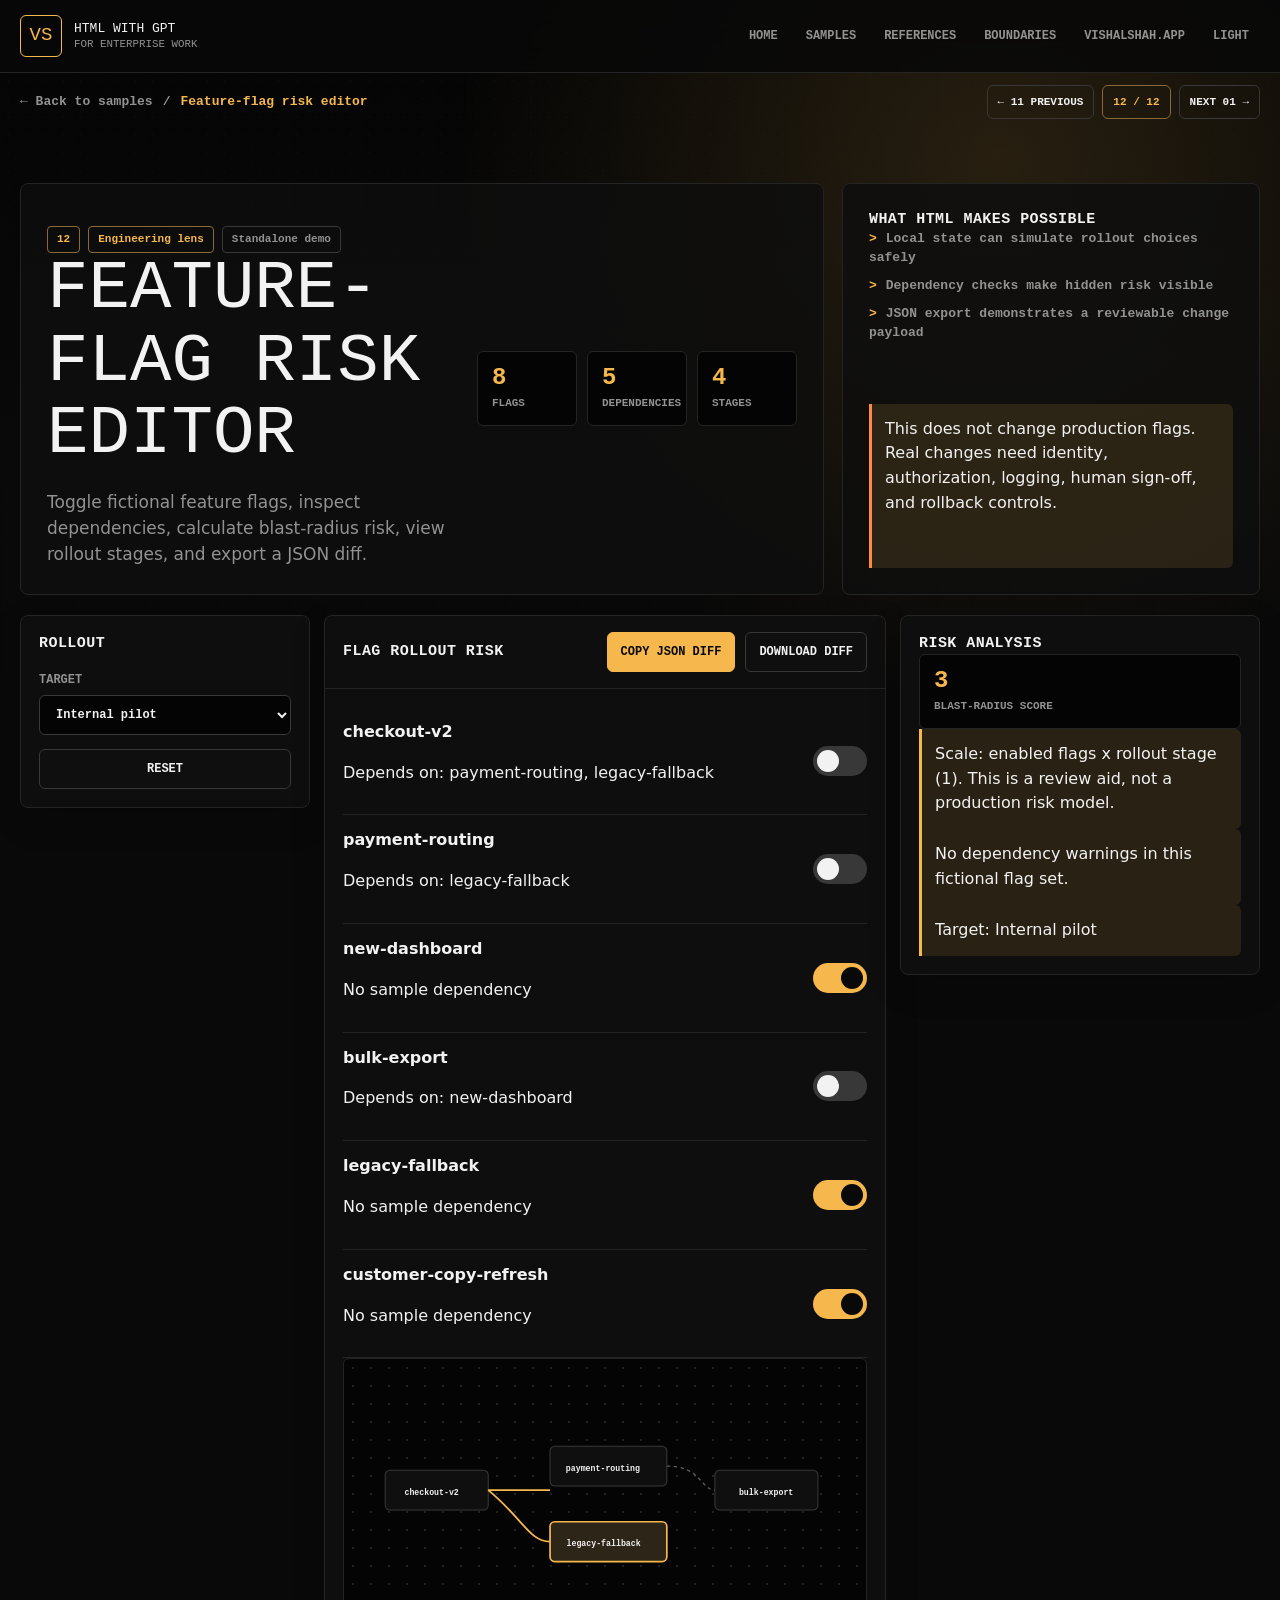
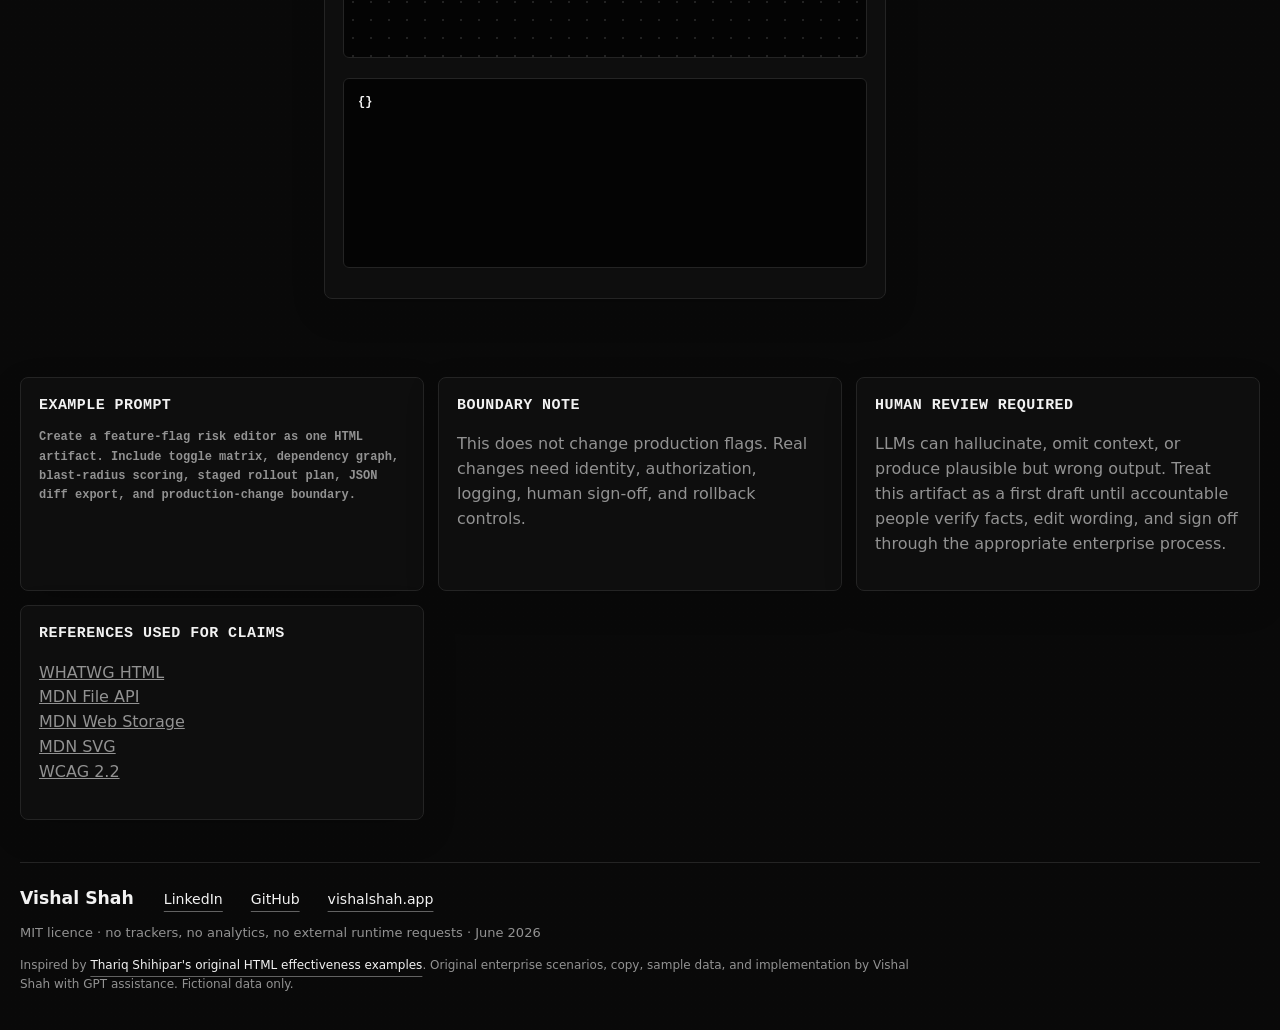
<file: samples/feature-flag-risk-editor.html>
<!doctype html>
<html lang="en">
<head>
  <meta charset="utf-8">
  <meta name="viewport" content="width=device-width, initial-scale=1">
  <meta name="description" content="Toggle fictional feature flags, inspect dependencies, calculate blast-radius risk, view rollout stages, and export a JSON diff.">
  <meta property="og:title" content="Feature-flag risk editor | HTML with GPT for Enterprise Work">
  <meta property="og:description" content="Toggle fictional feature flags, inspect dependencies, calculate blast-radius risk, view rollout stages, and export a JSON diff.">
  <meta property="og:type" content="article">
  <meta property="og:url" content="https://vishal8shah.github.io/HTML-with-GPT/samples/feature-flag-risk-editor.html">
  <meta property="og:image" content="https://vishal8shah.github.io/HTML-with-GPT/assets/social-preview.png">
  <meta name="twitter:card" content="summary_large_image">
  <meta name="twitter:title" content="Feature-flag risk editor | HTML with GPT for Enterprise Work">
  <meta name="twitter:description" content="Toggle fictional feature flags, inspect dependencies, calculate blast-radius risk, view rollout stages, and export a JSON diff.">
  <meta name="twitter:image" content="https://vishal8shah.github.io/HTML-with-GPT/assets/social-preview.png">
  <meta name="theme-color" content="#080807">
  <link rel="canonical" href="https://vishal8shah.github.io/HTML-with-GPT/samples/feature-flag-risk-editor.html">
  <link rel="icon" href="../favicon.svg" type="image/svg+xml">
  <link rel="alternate icon" href="/HTML-with-GPT/favicon.ico" sizes="any">
  <title>Feature-flag risk editor | HTML with GPT for Enterprise Work</title>
  <style>
:root {
  color-scheme: dark;
  --bg: oklch(14% 0 0);
  --bg-2: oklch(11% 0 0);
  --surface: oklch(17% 0 0);
  --surface-2: oklch(20% 0 0);
  --ink: oklch(96% 0 0);
  --muted: oklch(66% 0 0);
  --faint: oklch(48% 0 0);
  --line: oklch(26% 0 0);
  --line-strong: oklch(34% 0 0);
  --accent: oklch(82% .14 78);
  --accent-2: #ffb43b;
  --accent-ink: oklch(14% 0 0);
  --blue: #62a8ff;
  --green: #63c981;
  --red: #ff6b57;
  --orange: #ff8b3d;
  --shadow: 0 24px 80px rgba(0, 0, 0, .38);
  --radius: 8px;
  --sans: Inter, ui-sans-serif, system-ui, -apple-system, "Segoe UI", Arial, sans-serif;
  --mono: "JetBrains Mono", "SFMono-Regular", Consolas, "Liberation Mono", Menlo, monospace;
}

html[data-theme="light"] {
  color-scheme: light;
  --bg: oklch(98.5% 0 0);
  --bg-2: oklch(96% 0 0);
  --surface: oklch(100% 0 0);
  --surface-2: oklch(94.5% 0 0);
  --ink: oklch(18% 0 0);
  --muted: oklch(45% 0 0);
  --faint: oklch(60% 0 0);
  --line: oklch(88% 0 0);
  --line-strong: oklch(76% 0 0);
  --accent: oklch(78% .14 78);
  --accent-2: #c68509;
  --accent-ink: oklch(18% 0 0);
  --shadow: 0 24px 70px rgba(0, 0, 0, .12);
}

* {
  box-sizing: border-box;
}

html {
  scroll-behavior: smooth;
}

body {
  margin: 0;
  min-width: 320px;
  background:
    radial-gradient(circle at 78% 6%, color-mix(in srgb, var(--accent) 14%, transparent), transparent 34rem),
    linear-gradient(180deg, var(--bg-2), var(--bg) 30rem),
    var(--bg);
  color: var(--ink);
  font-family: var(--sans);
  line-height: 1.55;
  -webkit-font-smoothing: antialiased;
  text-rendering: optimizeLegibility;
}

body::before {
  content: "";
  position: fixed;
  inset: 0;
  z-index: -1;
  opacity: .18;
  background-image:
    radial-gradient(circle, color-mix(in srgb, var(--line-strong) 55%, transparent) 1px, transparent 1.5px),
    linear-gradient(color-mix(in srgb, var(--line) 50%, transparent) 1px, transparent 1px),
    linear-gradient(90deg, color-mix(in srgb, var(--line) 50%, transparent) 1px, transparent 1px);
  background-size: 18px 18px, 36px 36px, 36px 36px;
  mask-image: linear-gradient(180deg, #000, transparent 78%);
}

a {
  color: inherit;
}

button,
input,
select,
textarea {
  font: inherit;
}

a:focus-visible,
button:focus-visible,
input:focus-visible,
select:focus-visible,
textarea:focus-visible {
  outline: 2px solid var(--accent);
  outline-offset: 3px;
}

.sample-shell {
  width: min(1440px, calc(100% - 40px));
  margin: 0 auto;
}

.sample-header {
  position: sticky;
  top: 0;
  z-index: 30;
  border-bottom: 1px solid var(--line);
  background: color-mix(in srgb, var(--bg) 88%, transparent);
  backdrop-filter: blur(18px);
}

.sample-nav {
  display: flex;
  align-items: center;
  justify-content: space-between;
  gap: 20px;
  min-height: 72px;
}

.brand {
  display: inline-flex;
  align-items: center;
  gap: 12px;
  color: var(--ink);
  font-family: var(--mono);
  text-decoration: none;
}

.brand-mark {
  display: grid;
  width: 42px;
  height: 42px;
  place-items: center;
  border: 1px solid var(--accent);
  border-radius: 6px;
  color: var(--accent);
  font-size: 19px;
}

.brand-text {
  display: grid;
  gap: 1px;
  font-size: 13px;
  line-height: 1.15;
  text-transform: uppercase;
}

.brand-text small {
  color: var(--muted);
}

.links {
  display: flex;
  align-items: center;
  justify-content: flex-end;
  gap: 6px;
}

.links a,
.links button {
  border: 0;
  border-radius: 6px;
  background: transparent;
  color: var(--muted);
  cursor: pointer;
  font: 800 12px/1 var(--mono);
  padding: 10px 11px;
  text-decoration: none;
  text-transform: uppercase;
}

.links a:hover,
.links button:hover {
  background: var(--surface);
  color: var(--accent);
}

.theme-toggle {
  display: inline-flex;
  align-items: center;
  gap: 9px;
  border: 1px solid var(--line-strong);
  border-radius: 999px;
  background: var(--surface);
  color: var(--muted);
  cursor: pointer;
  font: 700 12px/1 var(--mono);
  padding: 8px 11px;
  text-transform: uppercase;
}

.theme-toggle::before {
  content: "";
  width: 22px;
  height: 12px;
  border: 1px solid var(--accent);
  border-radius: 999px;
  background: linear-gradient(90deg, transparent 44%, var(--accent) 45%);
}

.sample-hero {
  display: grid;
  grid-template-columns: minmax(0, 1fr) minmax(360px, .52fr);
  gap: 18px;
  align-items: stretch;
  padding: 38px 0 20px;
}

.hero-panel,
.proof-panel {
  border: 1px solid var(--line);
  border-radius: var(--radius);
  background: color-mix(in srgb, var(--surface) 86%, transparent);
  padding: 26px;
}

.hero-panel {
  display: grid;
  grid-template-columns: minmax(0, 1fr) minmax(320px, .72fr);
  gap: 24px;
  align-items: center;
}

.crumb {
  display: flex;
  flex-wrap: wrap;
  gap: 10px;
  color: var(--muted);
  font: 700 13px/1.2 var(--mono);
}

.crumb a {
  color: var(--muted);
  text-decoration: none;
}

.crumb span:last-child {
  color: var(--accent);
}

.sample-subnav {
  display: flex;
  align-items: center;
  justify-content: space-between;
  gap: 18px;
  padding: 12px 0 26px;
}

.sample-pager {
  display: flex;
  align-items: center;
  flex-wrap: wrap;
  justify-content: flex-end;
  gap: 8px;
}

.sample-pager a,
.sample-pager span {
  display: inline-flex;
  align-items: center;
  min-height: 34px;
  border: 1px solid var(--line-strong);
  border-radius: 6px;
  color: var(--muted);
  font: 800 11px/1 var(--mono);
  padding: 9px 10px;
  text-decoration: none;
  text-transform: uppercase;
}

.sample-pager a {
  color: var(--ink);
}

.sample-pager a:hover {
  border-color: var(--accent);
  color: var(--accent);
}

.sample-pager span {
  border-color: color-mix(in srgb, var(--accent) 48%, var(--line));
  color: var(--accent);
}

.sample-hero h1 {
  margin: 0;
  font-family: var(--mono);
  font-size: clamp(38px, 5.4vw, 74px);
  font-weight: 500;
  line-height: 1.05;
  letter-spacing: 0;
  text-transform: uppercase;
}

.sample-hero p {
  max-width: 760px;
  margin: 18px 0 0;
  color: var(--muted);
  font-size: 17px;
}

.hero-stats {
  display: grid;
  grid-template-columns: repeat(3, minmax(0, 1fr));
  gap: 10px;
}

.stat {
  border: 1px solid var(--line);
  border-radius: 6px;
  background: var(--bg-2);
  padding: 14px;
}

.stat strong {
  display: block;
  color: var(--accent);
  font: 800 24px/1 var(--mono);
}

.stat span {
  display: block;
  margin-top: 6px;
  color: var(--muted);
  font: 700 11px/1.35 var(--mono);
  text-transform: uppercase;
}

.proof-panel {
  display: grid;
  gap: 22px;
}

.proof-panel h2,
.workspace h2,
.panel h2,
.panel h3 {
  margin: 0;
  font: 700 15px/1.35 var(--mono);
  letter-spacing: .03em;
  text-transform: uppercase;
}

.proof-list {
  display: grid;
  gap: 9px;
  color: var(--muted);
  font: 600 13px/1.45 var(--mono);
}

.proof-list span::before {
  content: ">";
  color: var(--accent);
  margin-right: 9px;
}

.badge-row {
  display: flex;
  flex-wrap: wrap;
  gap: 8px;
  margin-top: 16px;
}

.badge {
  border: 1px solid var(--line-strong);
  border-radius: 4px;
  color: var(--muted);
  font: 800 11px/1 var(--mono);
  padding: 7px 9px;
}

.badge.good {
  border-color: color-mix(in srgb, var(--accent) 48%, var(--line));
  color: var(--accent);
}

.app-grid {
  display: grid;
  grid-template-columns: 290px minmax(0, 1fr) 360px;
  gap: 14px;
  align-items: start;
  padding: 0 0 78px;
}

.panel,
.workspace {
  border: 1px solid var(--line);
  border-radius: var(--radius);
  background: color-mix(in srgb, var(--surface) 88%, transparent);
  box-shadow: 0 12px 34px rgba(0, 0, 0, .16);
}

.panel {
  padding: 18px;
}

.workspace {
  min-height: 620px;
  overflow: hidden;
}

.workspace-head,
.panel-head {
  display: flex;
  align-items: center;
  justify-content: space-between;
  gap: 16px;
  border-bottom: 1px solid var(--line);
  padding: 16px 18px;
}

.workspace-body {
  padding: 18px;
}

.control-group {
  display: grid;
  gap: 14px;
  margin-top: 18px;
}

.control-group button.active {
  border-color: var(--accent);
  background: color-mix(in srgb, var(--accent) 12%, var(--surface));
  color: var(--accent);
}

label,
.label {
  display: grid;
  gap: 7px;
  color: var(--muted);
  font: 760 12px/1.35 var(--mono);
  text-transform: uppercase;
}

input,
select,
textarea {
  width: 100%;
  border: 1px solid var(--line-strong);
  border-radius: 6px;
  background: var(--bg-2);
  color: var(--ink);
  padding: 11px 12px;
}

input[type="range"] {
  accent-color: var(--accent);
}

textarea {
  min-height: 130px;
  resize: vertical;
}

button,
.button {
  display: inline-flex;
  align-items: center;
  justify-content: center;
  gap: 8px;
  min-height: 40px;
  border: 1px solid var(--line-strong);
  border-radius: 6px;
  background: var(--surface);
  color: var(--ink);
  cursor: pointer;
  font: 820 12px/1 var(--mono);
  padding: 10px 13px;
  text-decoration: none;
  text-transform: uppercase;
}

button.primary,
.button.primary {
  border-color: var(--accent);
  background: var(--accent);
  color: var(--accent-ink);
}

button:hover,
.button:hover {
  border-color: var(--accent);
}

.toolbar {
  display: flex;
  flex-wrap: wrap;
  gap: 10px;
}

.tabs {
  display: flex;
  flex-wrap: wrap;
  gap: 8px;
}

.tabs button.active {
  border-color: var(--accent);
  color: var(--accent);
}

.cards {
  display: grid;
  grid-template-columns: repeat(3, minmax(0, 1fr));
  gap: 12px;
}

.mini-card {
  border: 1px solid var(--line);
  border-radius: 6px;
  background: var(--bg-2);
  padding: 15px;
}

.mini-card.selected {
  border-color: var(--accent);
  background: color-mix(in srgb, var(--accent) 12%, var(--surface));
}

.mini-card h3 {
  margin: 0 0 8px;
  font: 700 16px/1.3 var(--mono);
  text-transform: none;
}

.mini-card p {
  margin: 0;
  color: var(--muted);
  font-size: 13px;
}

.metric {
  display: flex;
  align-items: center;
  justify-content: space-between;
  gap: 12px;
  border-bottom: 1px solid var(--line);
  padding: 10px 0;
}

.metric:last-child {
  border-bottom: 0;
}

.meter {
  height: 10px;
  border-radius: 999px;
  background: var(--line);
  overflow: hidden;
}

.meter span {
  display: block;
  height: 100%;
  border-radius: inherit;
  background: linear-gradient(90deg, var(--accent), var(--green));
}

.data-table,
table {
  width: 100%;
  border-collapse: collapse;
  font-size: 13px;
}

th,
td {
  border-bottom: 1px solid var(--line);
  padding: 10px 9px;
  text-align: left;
  vertical-align: top;
}

th {
  color: var(--faint);
  font: 800 11px/1.25 var(--mono);
  text-transform: uppercase;
}

td {
  color: var(--muted);
}

td strong {
  color: var(--ink);
}

.status {
  display: inline-flex;
  align-items: center;
  gap: 6px;
  border: 1px solid var(--line-strong);
  border-radius: 999px;
  color: var(--muted);
  font: 800 11px/1 var(--mono);
  padding: 5px 8px;
}

.status::before {
  content: "";
  width: 7px;
  height: 7px;
  border-radius: 50%;
  background: currentColor;
}

.status.high,
.status.critical,
.status.blocked,
.status.missing {
  color: var(--red);
}

.status.medium,
.status.review,
.status.draft {
  color: var(--accent);
}

.status.low,
.status.ready,
.status.accepted,
.status.done {
  color: var(--green);
}

.note {
  border-left: 3px solid var(--accent);
  border-radius: 0 6px 6px 0;
  background: color-mix(in srgb, var(--accent) 12%, transparent);
  color: var(--ink);
  padding: 13px;
}

.note.warning {
  border-left-color: var(--orange);
}

.note.danger {
  border-left-color: var(--red);
  background: color-mix(in srgb, var(--red) 11%, transparent);
}

.output {
  border: 1px solid var(--line);
  border-radius: 6px;
  background: var(--bg-2);
  color: var(--ink);
  font: 650 12px/1.55 var(--mono);
  min-height: 190px;
  overflow: auto;
  padding: 14px;
  white-space: pre-wrap;
}

.diagram {
  width: 100%;
  min-height: 300px;
  border: 1px solid var(--line);
  border-radius: 6px;
  background:
    radial-gradient(circle, color-mix(in srgb, var(--line-strong) 58%, transparent) 1px, transparent 1.5px),
    var(--bg-2);
  background-size: 18px 18px;
}

.diagram text {
  fill: var(--ink);
  font: 750 12px var(--mono);
  pointer-events: none;
}

.diagram .node {
  fill: var(--surface);
  stroke: var(--line-strong);
  stroke-width: 1.5;
  cursor: pointer;
}

.diagram .node.active {
  fill: color-mix(in srgb, var(--accent) 13%, var(--surface));
  stroke: var(--accent);
  stroke-width: 2.5;
}

.diagram .node.high {
  stroke: var(--red);
}

.diagram .node.medium {
  stroke: var(--accent);
}

.diagram .node.low {
  stroke: var(--green);
}

.diagram .line {
  fill: none;
  stroke: var(--faint);
  stroke-width: 1.8;
}

.diagram .line.hot {
  stroke: var(--accent);
  stroke-width: 2.6;
}

.diagram .line.danger {
  stroke: var(--red);
}

.diagram .line.dashed {
  stroke-dasharray: 5 5;
}

.impact-presentation-active .app-grid {
  grid-template-columns: 1fr;
}

.impact-presentation-active [data-controls],
.impact-presentation-active [data-inspector] {
  display: none;
}

.impact-presentation-active .workspace {
  min-height: 760px;
}

.impact-presenter-shell {
  display: grid;
  gap: 16px;
}

.impact-presenter-top {
  display: flex;
  justify-content: space-between;
  gap: 18px;
  align-items: flex-start;
  padding: 16px;
  border: 1px solid color-mix(in srgb, var(--accent) 45%, var(--line));
  border-radius: 8px;
  background:
    linear-gradient(135deg, color-mix(in srgb, var(--accent) 10%, transparent), transparent 44%),
    var(--bg-2);
}

.impact-presenter-top span,
.panel-label {
  display: block;
  color: var(--accent);
  font: 850 11px/1.2 var(--mono);
  letter-spacing: .08em;
  text-transform: uppercase;
}

.impact-presenter-top h2 {
  margin: 7px 0 0;
  color: var(--ink);
  font-size: clamp(30px, 5vw, 56px);
  letter-spacing: -0.04em;
  line-height: .95;
}

.impact-presenter-actions {
  display: flex;
  flex-wrap: wrap;
  gap: 8px;
  justify-content: flex-end;
}

.impact-presenter {
  display: grid;
  grid-template-columns: minmax(180px, 220px) minmax(0, 1fr);
  gap: 14px;
}

.impact-slide-rail {
  display: grid;
  align-content: start;
  gap: 8px;
}

.impact-slide-button {
  display: grid;
  grid-template-columns: auto minmax(0, 1fr);
  gap: 10px;
  align-items: center;
  min-height: 62px;
  padding: 12px;
  border: 1px solid var(--line);
  border-radius: 8px;
  background: var(--bg-2);
  color: var(--muted);
  text-align: left;
}

.impact-slide-button span {
  display: grid;
  place-items: center;
  width: 32px;
  height: 32px;
  border: 1px solid var(--line-strong);
  border-radius: 999px;
  color: var(--accent);
  font: 900 11px/1 var(--mono);
}

.impact-slide-button.active {
  border-color: color-mix(in srgb, var(--accent) 62%, var(--line));
  background: color-mix(in srgb, var(--accent) 12%, var(--bg-2));
  color: var(--ink);
}

.impact-stage {
  display: grid;
  grid-template-columns: minmax(0, 1.55fr) minmax(240px, .45fr);
  grid-template-areas:
    "map inspector"
    "evidence notes";
  gap: 14px;
}

.impact-map-card,
.impact-inspector,
.impact-evidence-drawer,
.impact-notes {
  border: 1px solid var(--line);
  border-radius: 8px;
  background:
    linear-gradient(180deg, color-mix(in srgb, var(--surface) 88%, transparent), var(--bg-2));
  box-shadow: 0 18px 70px color-mix(in srgb, #000 20%, transparent);
}

.impact-map-card {
  position: relative;
  grid-area: map;
  overflow: hidden;
}

.impact-map-card::before {
  content: "";
  position: absolute;
  inset: 0;
  pointer-events: none;
  background: radial-gradient(circle at 50% 42%, color-mix(in srgb, var(--accent) 13%, transparent), transparent 48%);
}

.impact-map {
  position: relative;
  min-height: 430px;
  border: 0;
  border-radius: 8px;
  background:
    radial-gradient(circle, color-mix(in srgb, var(--line-strong) 58%, transparent) 1px, transparent 1.5px),
    color-mix(in srgb, var(--bg-2) 82%, #000);
  background-size: 20px 20px;
}

.diagram .node.spotlight {
  filter: drop-shadow(0 0 14px color-mix(in srgb, var(--accent) 75%, transparent));
}

.diagram .line.critical {
  stroke-dasharray: 10 7;
  animation: dashFlow 1.6s linear infinite;
}

.impact-inspector {
  grid-area: inspector;
  padding: 16px;
}

.impact-inspector .note,
.impact-notes p {
  margin-top: 12px;
}

.muted-text {
  color: var(--muted);
}

.impact-evidence-drawer {
  grid-area: evidence;
  padding: 16px;
  animation: drawerReveal .28s ease both;
}

.impact-notes {
  grid-area: notes;
  padding: 16px;
}

.impact-notes p {
  color: var(--ink);
  font-size: 14px;
}

.impact-timeline {
  display: grid;
  grid-template-columns: repeat(7, minmax(0, 1fr));
  gap: 8px;
  margin: 0;
  padding: 0;
  list-style: none;
}

.impact-timeline-step {
  display: grid;
  gap: 8px;
  min-height: 74px;
  padding: 12px;
  border: 1px solid var(--line);
  border-radius: 8px;
  background: var(--bg-2);
  color: var(--muted);
  font: 800 11px/1.25 var(--mono);
}

.impact-timeline-step span {
  display: grid;
  place-items: center;
  width: 24px;
  height: 24px;
  border: 1px solid var(--line-strong);
  border-radius: 999px;
}

.impact-timeline-step.complete {
  color: var(--ink);
  border-color: color-mix(in srgb, var(--accent) 42%, var(--line));
}

.impact-timeline-step.current {
  background: color-mix(in srgb, var(--accent) 12%, var(--bg-2));
}

@keyframes dashFlow {
  to {
    stroke-dashoffset: -34;
  }
}

@keyframes drawerReveal {
  from {
    opacity: 0;
    transform: translateY(8px);
  }

  to {
    opacity: 1;
    transform: translateY(0);
  }
}

.matrix {
  display: grid;
  grid-template-columns: repeat(5, minmax(0, 1fr));
  gap: 6px;
}

.matrix-cell {
  display: grid;
  min-height: 58px;
  place-items: center;
  border: 1px solid var(--line);
  border-radius: 5px;
  background: var(--bg-2);
  color: var(--muted);
  font: 800 12px/1 var(--mono);
}

.matrix-cell.active {
  border-color: var(--accent);
  background: color-mix(in srgb, var(--accent) 16%, transparent);
  color: var(--accent);
}

.heatmap {
  display: grid;
  grid-template-columns: repeat(5, 1fr);
  gap: 5px;
}

.heatmap span {
  min-height: 28px;
  border: 1px solid var(--line);
  border-radius: 4px;
}

.timeline {
  position: relative;
  display: grid;
  gap: 12px;
}

.event {
  display: grid;
  grid-template-columns: 76px minmax(0, 1fr);
  gap: 14px;
  border: 1px solid var(--line);
  border-radius: 6px;
  background: var(--bg-2);
  padding: 14px;
}

.event time {
  color: var(--accent);
  font: 800 13px/1 var(--mono);
}

.event p {
  margin: 4px 0 0;
  color: var(--muted);
}

.toggle-row {
  display: flex;
  align-items: center;
  justify-content: space-between;
  gap: 14px;
  border-bottom: 1px solid var(--line);
  padding: 13px 0;
}

.switch {
  position: relative;
  width: 54px;
  height: 30px;
  flex: 0 0 auto;
}

.switch input {
  position: absolute;
  opacity: 0;
}

.slider {
  position: absolute;
  inset: 0;
  border-radius: 999px;
  background: var(--line-strong);
  cursor: pointer;
}

.slider::after {
  content: "";
  position: absolute;
  top: 4px;
  left: 4px;
  width: 22px;
  height: 22px;
  border-radius: 50%;
  background: var(--ink);
  transition: transform 160ms ease;
}

.switch input:checked + .slider {
  background: var(--accent);
}

.switch input:checked + .slider::after {
  transform: translateX(24px);
  background: var(--accent-ink);
}

.artifact-sections {
  display: grid;
  grid-template-columns: repeat(3, minmax(0, 1fr));
  gap: 14px;
  padding: 0 0 42px;
}

.artifact-sections .panel {
  min-height: 210px;
}

.artifact-sections p {
  color: var(--muted);
}

.prompt {
  font: 650 12px/1.6 var(--mono);
  white-space: pre-wrap;
}

.footer-note {
  border-top: 1px solid var(--line);
  padding: 26px 0 36px;
  color: var(--muted);
  font-size: 13px;
}

.footer-signature {
  display: grid;
  gap: 13px;
}

.signature-row {
  display: flex;
  flex-wrap: wrap;
  align-items: baseline;
  gap: 10px clamp(16px, 2.4vw, 30px);
}

.signature-name {
  color: var(--ink);
  font: 800 clamp(15px, 1.35vw, 18px)/1.1 var(--sans);
}

.signature-links {
  display: flex;
  flex-wrap: wrap;
  gap: 10px clamp(16px, 2.4vw, 28px);
  font-size: clamp(13px, 1.1vw, 15px);
}

.signature-meta {
  margin: 0;
  max-width: 920px;
  font-size: 13px;
  line-height: 1.5;
}

.signature-credit {
  margin: 0;
  max-width: 920px;
  font-size: 12px;
  line-height: 1.6;
}

.footer-note a,
.signature-credit a {
  color: var(--ink);
  text-decoration-color: color-mix(in oklch, var(--muted), transparent 35%);
  text-underline-offset: 7px;
}

.footer-note a:hover,
.signature-credit a:hover {
  color: var(--accent);
  text-decoration-color: var(--accent);
}

@media (max-width: 1180px) {
  .sample-hero,
  .hero-panel,
  .app-grid,
  .artifact-sections,
  .impact-presenter,
  .impact-stage {
    grid-template-columns: 1fr;
  }

  .workspace {
    min-height: 0;
  }

  .impact-stage {
    grid-template-areas:
      "map"
      "inspector"
      "evidence"
      "notes";
  }

  .impact-slide-rail,
  .impact-timeline {
    grid-template-columns: repeat(3, minmax(180px, 1fr));
    overflow-x: auto;
  }
}

@media (max-width: 760px) {
  .sample-shell {
    width: min(100% - 28px, 1440px);
  }

  .sample-nav {
    align-items: flex-start;
    flex-direction: column;
    gap: 12px;
    padding: 14px 0;
  }

  .links {
    width: 100%;
    justify-content: flex-start;
    overflow-x: auto;
    padding-bottom: 3px;
  }

  .links a,
  .links button {
    flex: 0 0 auto;
    font-size: 11px;
  }

  .sample-hero {
    padding-top: 24px;
  }

  .sample-subnav {
    align-items: flex-start;
    flex-direction: column;
  }

  .sample-pager {
    width: 100%;
    justify-content: flex-start;
  }

  .hero-panel,
  .proof-panel,
  .panel,
  .workspace-body {
    padding: 14px;
  }

  .sample-hero h1 {
    font-size: clamp(34px, 10vw, 46px);
  }

  .hero-stats,
  .cards {
    grid-template-columns: 1fr;
  }

  .workspace-head,
  .panel-head {
    align-items: flex-start;
    flex-direction: column;
  }

  .impact-presentation-active .workspace {
    min-height: 0;
  }

  .impact-presenter-top {
    flex-direction: column;
  }

  .impact-presenter-actions {
    justify-content: flex-start;
  }

  .impact-slide-rail,
  .impact-timeline {
    grid-template-columns: 1fr;
  }

  .impact-map {
    min-height: 320px;
  }
}

@media (prefers-reduced-motion: reduce) {
  *,
  *::before,
  *::after {
    scroll-behavior: auto !important;
    transition-duration: 0.01ms !important;
    animation-duration: 0.01ms !important;
    animation-iteration-count: 1 !important;
  }

  .diagram .line.critical {
    stroke-dasharray: 0;
  }
}

.skip-link {
  position: fixed;
  left: 16px;
  top: 16px;
  z-index: 100;
  transform: translateY(-160%);
  border: 1px solid var(--accent);
  border-radius: 6px;
  background: var(--bg);
  color: var(--accent);
  font: 800 12px/1 var(--mono);
  padding: 12px 14px;
  text-decoration: none;
}

.skip-link:focus {
  transform: translateY(0);
}

.legend {
  display: flex;
  flex-wrap: wrap;
  gap: 8px;
  margin: 10px 0 14px;
}

.legend-item {
  display: inline-flex;
  align-items: center;
  gap: 7px;
  color: var(--muted);
  font: 800 11px/1 var(--mono);
  text-transform: uppercase;
}

.legend-dot {
  width: 10px;
  height: 10px;
  border-radius: 999px;
  border: 1px solid var(--line-strong);
  background: var(--faint);
}

.legend-dot.low,
.risk-band.low {
  background: var(--green);
}

.legend-dot.medium,
.risk-band.medium {
  background: var(--accent);
}

.legend-dot.high,
.risk-band.high {
  background: var(--red);
}

.legend-dot.critical,
.risk-band.critical {
  background: color-mix(in srgb, var(--red) 70%, var(--accent));
}

.contribution-grid,
.triple-bars,
.branch-panel {
  display: grid;
  gap: 8px;
  margin-top: 12px;
}

.contribution-row,
.triple-row {
  display: grid;
  grid-template-columns: minmax(90px, .35fr) minmax(0, 1fr) auto;
  gap: 10px;
  align-items: center;
  color: var(--muted);
  font: 750 11px/1.2 var(--mono);
  text-transform: uppercase;
}

.risk-band {
  display: inline-flex;
  align-items: center;
  justify-content: center;
  min-width: 90px;
  border-radius: 999px;
  color: var(--accent-ink);
  font: 900 11px/1 var(--mono);
  padding: 7px 10px;
  text-transform: uppercase;
}

textarea.response-editor,
textarea.why-editor {
  min-height: 150px;
}

.diff-line {
  display: block;
  border-left: 3px solid transparent;
  color: var(--muted);
  font-family: var(--mono);
  padding: 4px 8px;
  transition: background .2s ease, border-color .2s ease, color .2s ease, opacity .2s ease;
}

.diff-line.highlight {
  border-left-color: var(--accent);
  background: color-mix(in srgb, var(--accent) 10%, transparent);
  color: var(--ink);
}

.diff-line.muted {
  color: var(--faint);
  opacity: .52;
}

.diff-line.context {
  color: var(--faint);
}

.finding-list {
  display: grid;
  gap: 10px;
}

.finding-button {
  width: 100%;
  border: 1px solid var(--line);
  border-radius: 8px;
  background: var(--surface);
  color: var(--ink);
  cursor: pointer;
  padding: 12px;
  text-align: left;
}

.finding-button[aria-pressed="true"] {
  border-color: var(--accent);
  background: color-mix(in srgb, var(--accent) 10%, var(--surface));
}

.finding-button strong,
.finding-button span {
  display: block;
}

.finding-button span {
  margin-top: 6px;
  color: var(--muted);
  font: 600 12px/1.45 var(--mono);
}

.type-badge {
  margin-left: 6px;
  border: 1px solid var(--line-strong);
  border-radius: 999px;
  color: var(--accent);
  font: 800 10px/1 var(--mono);
  padding: 3px 6px;
  text-transform: uppercase;
}

.csv-notice {
  margin: 0 0 12px;
}


.panel,
.workspace,
.workspace-body,
.mini-card,
.note,
.output {
  min-width: 0;
}

.diagram,
table,
.output {
  max-width: 100%;
}

table {
  width: 100%;
}
@media print {
  .sample-header,
  .sample-subnav,
  [data-controls],
  .workspace-head .toolbar,
  .artifact-sections,
  .footer-note {
    display: none !important;
  }

  body {
    background: #fff !important;
    color: #111 !important;
  }

  .app-grid,
  .workspace,
  .workspace-body {
    display: block !important;
    border: 0 !important;
    box-shadow: none !important;
  }
}
  </style>
</head>
<body data-sample="feature-flag-risk-editor">
  <div data-sample-root></div>
  <script>
const SAMPLES = {
  "decision-brief-explorer": {
    number: "01",
    lens: "Business lens",
    title: "Decision brief explorer",
    summary: "Compare fictional options, tune criteria weights, inspect stakeholder impact, and export a concise recommendation draft.",
    stats: [["3", "Options"], ["5", "Criteria"], ["8", "Stakeholders"]],
    proof: ["Forms update the decision model instantly", "CSS meters and SVG make trade-offs visible", "Clipboard/download actions create a portable brief"],
    boundary: "This structures a human decision review. It does not validate facts, authorize spend, or replace governance forums.",
    prompt: "Create a self-contained HTML decision brief explorer for three enterprise options. Include weighted criteria, stakeholder impact, a recommendation draft, export actions, and a clear boundary that it is not a sign-off record.",
    type: "decision"
  },
  "meeting-action-tracker": {
    number: "02",
    lens: "Business lens",
    title: "Meeting action tracker",
    summary: "Turn a fictional meeting into owner-filtered actions, due-date timeline, decisions, and a copyable follow-up note.",
    stats: [["9", "Actions"], ["4", "Owners"], ["3", "Decisions"]],
    proof: ["Checkboxes persist locally in the browser", "Filters and timelines make follow-up easier to scan", "Generated text can be copied into official tools after review"],
    boundary: "This is not a system of record. Real actions belong in the official workflow, ticketing, or collaboration platform.",
    prompt: "Create a standalone HTML meeting action tracker for an enterprise review meeting. Include owners, due dates, statuses, decisions, filters, local state, a timeline, and a follow-up export.",
    type: "meeting"
  },
  "policy-process-navigator": {
    number: "03",
    lens: "Business lens",
    title: "Policy/process navigator",
    summary: "Select a role and goal to reveal relevant process steps, linked controls, escalation points, and RACI guidance.",
    stats: [["4", "Roles"], ["12", "Steps"], ["7", "Controls"]],
    proof: ["Native controls can reveal role-specific process paths", "Inline SVG can make handoffs and review paths readable", "Tables keep ownership and control context close to the workflow"],
    boundary: "Policy owners must validate all content. This demo does not interpret policy or provide official advice.",
    prompt: "Create a public-safe HTML process navigator for enterprise users. Include role and goal selectors, a process diagram, controls, RACI, escalation points, and a policy-owner validation boundary.",
    type: "policy"
  },
  "csv-triage-workspace": {
    number: "04",
    lens: "Business lens",
    title: "CSV triage workspace",
    summary: "Paste or upload fictional CSV data, profile quality, filter rows, flag anomalies, and export a cleaned view.",
    stats: [["18", "Rows"], ["5", "Fields"], ["4", "Issues"]],
    proof: ["The File API lets a static page read local files selected by the user", "JavaScript can profile and filter rows in the browser", "Export patterns create a reviewed working copy"],
    boundary: "Do not use sensitive data without explicit enterprise permission. This is not a governed data platform or data-quality control.",
    prompt: "Create a self-contained HTML CSV triage workspace. It should read pasted or uploaded CSV, profile missing values, filter by risk, flag anomalies, show charts, and export cleaned data.",
    type: "csv"
  },
  "risk-acceptance-brief": {
    number: "05",
    lens: "Business lens",
    title: "Risk acceptance brief",
    summary: "Draft a risk note with a 5x5 matrix, control checklist, mitigation timeline, and explicit human-review caveats.",
    stats: [["25", "Matrix cells"], ["6", "Controls"], ["4", "Milestones"]],
    proof: ["Forms create structured risk drafts", "Matrix visuals make likelihood and impact visible", "Print/download actions turn the artifact into a review pack"],
    boundary: "This is not risk acceptance, official evidence, legal advice, or a sign-off. It is a draft aid for accountable humans.",
    prompt: "Create a standalone HTML risk acceptance brief for fictional enterprise risk. Include a 5x5 matrix, mitigations, controls, residual risk, review path, export, and no-formal-evidence boundary.",
    type: "risk"
  },
  "customer-conversation-simulator": {
    number: "06",
    lens: "Business lens",
    title: "Customer conversation simulator",
    summary: "Practice response framing for fictional customer scenarios with tone comparison, branching next steps, and a quality checklist.",
    stats: [["4", "Scenarios"], ["3", "Tones"], ["6", "Checks"]],
    proof: ["Branching UI can simulate realistic review practice", "HTML keeps scenario, response, and checklist visible together", "Copy actions preserve the draft while keeping policy boundaries clear"],
    boundary: "This does not represent real customers, policy advice, formal communication sign-off, or AI output assurance.",
    prompt: "Create a customer conversation simulator as one HTML file. Use fictional scenarios, tone selectors, branching response drafts, communication checklist, and safe-language boundaries.",
    type: "conversation"
  },
  "architecture-decision-record": {
    number: "07",
    lens: "Engineering lens",
    title: "Architecture decision record",
    summary: "Compare architecture options, inspect target-state diagrams, capture consequences, and export an ADR-shaped draft.",
    stats: [["3", "Options"], ["9", "Forces"], ["1", "Draft ADR"]],
    proof: ["Option scorecards make ADR trade-offs inspectable", "SVG diagrams connect current and target architectures", "Generated text can follow a familiar ADR structure"],
    boundary: "Engineering leads still own design review, threat modeling, human sign-off, and implementation.",
    prompt: "Create a self-contained HTML architecture decision record for an enterprise team. Include options, scoring, architecture diagram, consequences, guardrails, and ADR export.",
    type: "adr"
  },
  "change-impact-map": {
    number: "08",
    lens: "Engineering lens",
    title: "Change impact map",
    summary: "Click services in an SVG dependency map to inspect owners, blast radius, risk paths, evidence, and reviewer checklist.",
    stats: [["12", "Services"], ["6", "Data stores"], ["14", "Controls"]],
    proof: ["Inline SVG can be scripted directly in HTML", "Filters and selected states turn diagrams into review tools", "Evidence tables make reviewer actions concrete"],
    boundary: "The map is fictional. Real dependency and ownership data must come from governed source-of-truth systems.",
    prompt: "Create a standalone HTML change impact map for an enterprise service change. Include SVG dependencies, risk filters, owner details, evidence table, timeline, and reviewer checklist export.",
    type: "impact"
  },
  "pull-request-reviewer-aid": {
    number: "09",
    lens: "Engineering lens",
    title: "Pull request reviewer aid",
    summary: "Inspect a fictional annotated diff, filter findings by severity, check ownership, and copy a focused review summary.",
    stats: [["7", "Findings"], ["4", "Files"], ["5", "Checks"]],
    proof: ["HTML can present code review focus without burying signal in a long comment", "Filters and checklists help reviewers scan by risk", "Copy/export actions preserve a compact review note"],
    boundary: "This does not replace code review, tests, security review, or reviewer accountability.",
    prompt: "Create a public-safe HTML pull request reviewer aid. Include an annotated diff mock, severity filters, ownership matrix, checklist, and copyable review summary.",
    type: "pr"
  },
  "incident-timeline": {
    number: "10",
    lens: "Engineering lens",
    title: "Incident timeline",
    summary: "Build a multi-lane incident narrative with event filters, five-whys, remediation board, and exportable postmortem draft.",
    stats: [["11", "Events"], ["5", "Whys"], ["6", "Actions"]],
    proof: ["Local forms and DOM updates turn a narrative into an inspectable timeline", "Filtering by event type supports live facilitation", "Generated postmortem text remains editable and bounded"],
    boundary: "Official incident records belong in operational systems with timestamps, ownership, and retention controls.",
    prompt: "Create a self-contained HTML incident timeline for a fictional enterprise outage. Include multi-lane events, filters, five-whys, remediation actions, and postmortem export.",
    type: "incident"
  },
  "control-evidence-pack": {
    number: "11",
    lens: "Engineering lens",
    title: "Control evidence pack",
    summary: "Track fictional evidence items, readiness status, control coverage, heatmap, and a draft review-pack view.",
    stats: [["14", "Evidence items"], ["8", "Controls"], ["4", "Owners"]],
    proof: ["Tables and status controls make evidence readiness visible", "Heatmaps make gaps easier to discuss", "Print/export patterns create a review pack without claiming formal evidence"],
    boundary: "This is not a formal evidence claim. Evidence validity requires official controls, source systems, and review process.",
    prompt: "Create a static HTML control evidence pack for a fictional enterprise engineering change. Include readiness status, owners, controls, heatmap, print view, export, and no-formal-evidence boundary.",
    type: "control"
  },
  "feature-flag-risk-editor": {
    number: "12",
    lens: "Engineering lens",
    title: "Feature-flag risk editor",
    summary: "Toggle fictional feature flags, inspect dependencies, calculate blast-radius risk, view rollout stages, and export a JSON diff.",
    stats: [["8", "Flags"], ["5", "Dependencies"], ["4", "Stages"]],
    proof: ["Local state can simulate rollout choices safely", "Dependency checks make hidden risk visible", "JSON export demonstrates a reviewable change payload"],
    boundary: "This does not change production flags. Real changes need identity, authorization, logging, human sign-off, and rollback controls.",
    prompt: "Create a feature-flag risk editor as one HTML artifact. Include toggle matrix, dependency graph, blast-radius scoring, staged rollout plan, JSON diff export, and production-change boundary.",
    type: "flags"
  }
};

const root = document.querySelector("[data-sample-root]");
const sampleId = document.body.dataset.sample;
const sample = SAMPLES[sampleId] || SAMPLES["decision-brief-explorer"];
const SAMPLE_ORDER = Object.keys(SAMPLES);

function $(selector, scope = document) {
  return scope.querySelector(selector);
}

function $$(selector, scope = document) {
  return Array.from(scope.querySelectorAll(selector));
}

function escapeHtml(value) {
  return String(value ?? "")
    .replaceAll("&", "&amp;")
    .replaceAll("<", "&lt;")
    .replaceAll(">", "&gt;")
    .replaceAll('"', "&quot;")
    .replaceAll("'", "&#039;");
}

function statusClass(value) {
  return String(value || "").toLowerCase().replaceAll(" ", "-");
}

function downloadText(filename, text, type = "text/plain;charset=utf-8") {
  const blob = new Blob([text], { type });
  const url = URL.createObjectURL(blob);
  const link = document.createElement("a");
  link.href = url;
  link.download = filename;
  document.body.append(link);
  link.click();
  link.remove();
  URL.revokeObjectURL(url);
}

async function copyText(text, button) {
  try {
    await navigator.clipboard.writeText(text);
    const old = button.textContent;
    button.textContent = "Copied";
    setTimeout(() => {
      button.textContent = old;
    }, 1200);
  } catch {
    downloadText("artifact.txt", text);
  }
}

function renderTable(headers, rows) {
  return `<table><thead><tr>${headers.map((header) => `<th>${escapeHtml(header)}</th>`).join("")}</tr></thead><tbody>${rows.map((row) => `<tr>${row.map((cell) => `<td>${cell}</td>`).join("")}</tr>`).join("")}</tbody></table>`;
}

function setOutput(text) {
  const output = $("[data-output]");
  if (output) {
    output.setAttribute("aria-live", "polite");
    output.textContent = text;
  }
}

function metricCard(value, label) {
  return `<div class="stat"><strong>${escapeHtml(value)}</strong><span>${escapeHtml(label)}</span></div>`;
}

function renderLegend(items) {
  return `<div class="legend" aria-label="Legend">${items.map(([label, tone]) => `<span class="legend-item"><span class="legend-dot ${escapeHtml(tone)}"></span>${escapeHtml(label)}</span>`).join("")}</div>`;
}

function riskBand(score) {
  if (score >= 16) return ["Critical", "critical"];
  if (score >= 10) return ["High", "high"];
  if (score >= 5) return ["Medium", "medium"];
  return ["Low", "low"];
}

function parseTimeValue(value) {
  const [hours, minutes] = String(value).split(":").map(Number);
  return (hours || 0) * 60 + (minutes || 0);
}

function setupTheme() {
  const html = document.documentElement;
  const stored = localStorage.getItem("enterprise-html-theme");
  html.dataset.theme = stored || "dark";

  function sync() {
    $$("[data-theme-toggle]").forEach((button) => {
      const isLight = html.dataset.theme === "light";
      button.textContent = isLight ? "Dark" : "Light";
      button.setAttribute("aria-label", `Switch to ${isLight ? "dark" : "light"} mode`);
    });
  }

  document.addEventListener("click", (event) => {
    const button = event.target.closest("[data-theme-toggle]");
    if (!button) return;
    html.dataset.theme = html.dataset.theme === "light" ? "dark" : "light";
    localStorage.setItem("enterprise-html-theme", html.dataset.theme);
    sync();
  });
  sync();
}

function renderShell() {
  document.title = `${sample.title} | HTML with GPT for Enterprise Work`;
  const currentIndex = Math.max(0, SAMPLE_ORDER.indexOf(sampleId));
  const previousId = SAMPLE_ORDER[(currentIndex - 1 + SAMPLE_ORDER.length) % SAMPLE_ORDER.length];
  const nextId = SAMPLE_ORDER[(currentIndex + 1) % SAMPLE_ORDER.length];
  const previousSample = SAMPLES[previousId];
  const nextSample = SAMPLES[nextId];
  root.innerHTML = `
    <a class="skip-link" href="#sample-main">Skip to content</a>
    <header class="sample-header">
      <div class="sample-shell sample-nav">
        <a class="brand" href="../index.html" aria-label="Back to showcase">
          <span class="brand-mark">VS</span>
          <span class="brand-text">HTML with GPT <small>for enterprise work</small></span>
        </a>
        <nav class="links" aria-label="Sample navigation">
          <a href="../index.html">Home</a>
          <a href="../index.html#samples">Samples</a>
          <a href="../index.html#evidence">References</a>
          <a href="../index.html#boundaries">Boundaries</a>
          <a href="https://vishalshah.app">vishalshah.app</a>
          <button type="button" data-theme-toggle>Light</button>
        </nav>
      </div>
    </header>
    <main class="sample-shell" id="sample-main">
      <div class="sample-subnav">
        <div class="crumb"><a href="../index.html#samples">&larr; Back to samples</a><span>/</span><span>${escapeHtml(sample.title)}</span></div>
        <nav class="sample-pager" aria-label="Sample sequence navigation">
          <a href="${previousId}.html" aria-label="Previous sample: ${escapeHtml(previousSample.title)}">&larr; ${escapeHtml(previousSample.number)} Previous</a>
          <span>${escapeHtml(sample.number)} / ${SAMPLE_ORDER.length}</span>
          <a href="${nextId}.html" aria-label="Next sample: ${escapeHtml(nextSample.title)}">Next ${escapeHtml(nextSample.number)} &rarr;</a>
        </nav>
      </div>
      <section class="sample-hero">
        <div class="hero-panel">
          <div>
            <div class="badge-row"><span class="badge good">${escapeHtml(sample.number)}</span><span class="badge good">${escapeHtml(sample.lens)}</span><span class="badge">Standalone demo</span></div>
            <h1>${escapeHtml(sample.title)}</h1>
            <p>${escapeHtml(sample.summary)}</p>
          </div>
          <div class="hero-stats">${sample.stats.map(([value, label]) => metricCard(value, label)).join("")}</div>
        </div>
        <aside class="proof-panel">
          <div>
            <h2>What HTML makes possible</h2>
            <div class="proof-list">${sample.proof.map((item) => `<span>${escapeHtml(item)}</span>`).join("")}</div>
          </div>
          <div class="note warning">${escapeHtml(sample.boundary)}</div>
        </aside>
      </section>
      <section class="app-grid">
        <aside class="panel" data-controls></aside>
        <article class="workspace">
          <div class="workspace-head">
            <h2 data-workspace-title>Workspace</h2>
            <div class="toolbar" data-workspace-actions></div>
          </div>
          <div class="workspace-body" data-workspace></div>
        </article>
        <aside class="panel" data-inspector></aside>
      </section>
      <section class="artifact-sections">
        <article class="panel">
          <h2>Example prompt</h2>
          <p class="prompt">${escapeHtml(sample.prompt)}</p>
        </article>
        <article class="panel">
          <h2>Boundary note</h2>
          <p>${escapeHtml(sample.boundary)}</p>
        </article>
        <article class="panel">
          <h2>Human review required</h2>
          <p>LLMs can hallucinate, omit context, or produce plausible but wrong output. Treat this artifact as a first draft until accountable people verify facts, edit wording, and sign off through the appropriate enterprise process.</p>
        </article>
        <article class="panel">
          <h2>References used for claims</h2>
          <p><a href="https://html.spec.whatwg.org/multipage/">WHATWG HTML</a><br><a href="https://developer.mozilla.org/en-US/docs/Web/API/File_API">MDN File API</a><br><a href="https://developer.mozilla.org/en-US/docs/Web/API/Web_Storage_API">MDN Web Storage</a><br><a href="https://developer.mozilla.org/en-US/docs/Web/SVG">MDN SVG</a><br><a href="https://www.w3.org/TR/WCAG22/">WCAG 2.2</a></p>
        </article>
      </section>
    </main>
    <footer class="sample-shell footer-note" id="signature">
      <div class="footer-signature">
        <div class="signature-row" aria-label="Vishal Shah public links">
          <strong class="signature-name">Vishal Shah</strong>
          <nav class="signature-links" aria-label="Footer links">
            <a href="https://www.linkedin.com/in/vishal8shah">LinkedIn</a>
            <a href="https://github.com/vishal8shah/HTML-with-GPT">GitHub</a>
            <a href="https://vishalshah.app">vishalshah.app</a>
          </nav>
        </div>
        <p class="signature-meta">MIT licence · no trackers, no analytics, no external runtime requests · June 2026</p>
        <p class="signature-credit">Inspired by <a href="https://thariqs.github.io/html-effectiveness/">Thariq Shihipar's original HTML effectiveness examples</a>. Original enterprise scenarios, copy, sample data, and implementation by Vishal Shah with GPT assistance. Fictional data only.</p>
      </div>
    </footer>
  `;
  setupTheme();
}

function renderDecision() {
  renderShell();
  $("[data-workspace-title]").textContent = "Decision model";
  const defaults = { speed: 30, confidence: 25, effort: 20, risk: 15, reach: 10 };
  const options = [
    { name: "Guided HTML artifact", speed: 92, confidence: 78, effort: 82, risk: 66, reach: 86, stakeholders: [88, 76, 72, 84, 68], note: "Best for a fast, reviewable artifact that can be attached to a discussion." },
    { name: "Slide-only summary", speed: 76, confidence: 52, effort: 92, risk: 38, reach: 62, stakeholders: [54, 62, 45, 70, 58], note: "Familiar and quick, but weak for interaction, traceability, and reuse." },
    { name: "Platform backlog item", speed: 38, confidence: 88, effort: 44, risk: 82, reach: 78, stakeholders: [74, 86, 90, 60, 82], note: "Most durable for governed integration, but needs prioritization and delivery capacity." }
  ];
  const weights = { ...defaults };
  $("[data-controls]").innerHTML = `
    <h2>Weights</h2>
    <div class="control-group">
      ${Object.keys(weights).map((key) => `<label>${key}<input type="range" min="0" max="100" value="${weights[key]}" data-weight="${key}"></label>`).join("")}
      <button data-reset-weights>Reset weights</button>
    </div>
    <div class="note" data-weight-total></div>
  `;
  $("[data-workspace-actions]").innerHTML = `<button class="primary" data-copy>Copy brief</button><button data-download>Download</button>`;
  $("[data-workspace]").innerHTML = `<div class="cards" data-options></div><svg class="diagram" viewBox="0 0 760 260" data-radar aria-label="Decision radar"></svg><pre class="output" data-output aria-live="polite"></pre>`;
  $("[data-inspector]").innerHTML = `<h2>Stakeholder heatmap</h2><p>Scores reflect fictional review friction and confidence.</p><div class="heatmap" data-heatmap></div><div class="note" data-decision-note aria-live="polite"></div><div class="contribution-grid" data-contributions></div>`;
  function update() {
    Object.keys(weights).forEach((key) => { weights[key] = Number($(`[data-weight="${key}"]`).value); });
    const total = Object.values(weights).reduce((sum, value) => sum + value, 0) || 1;
    const normalized = Object.fromEntries(Object.entries(weights).map(([key, value]) => [key, value / total]));
    const axes = ["speed", "confidence", "effort", "risk", "reach"];
    const scored = options.map((option) => ({
      ...option,
      score: Math.round((option.speed * weights.speed + option.confidence * weights.confidence + option.effort * weights.effort + option.risk * weights.risk + option.reach * weights.reach) / total),
      contribution: Object.fromEntries(axes.map((key) => [key, Math.round(option[key] * normalized[key])]))
    })).sort((a, b) => b.score - a.score);
    $("[data-weight-total]").textContent = `Weights normalised to 100%. Raw total: ${total}.`;
    $("[data-options]").innerHTML = scored.map((option, index) => `<section class="mini-card ${index === 0 ? "selected" : ""}"><h3>${escapeHtml(option.name)}</h3><p>${escapeHtml(option.note)}</p><div class="meter"><span style="width:${option.score}%"></span></div><p><strong>${option.score}/100</strong> weighted fit</p></section>`).join("");
    const best = scored[0];
    const center = [380, 132];
    const points = axes.map((axis, index) => {
      const angle = -Math.PI / 2 + index * Math.PI * 2 / axes.length;
      return [center[0] + Math.cos(angle) * best[axis] * 1.05, center[1] + Math.sin(angle) * best[axis] * 1.05];
    });
    $("[data-radar]").innerHTML = `${[45, 75, 105].map((r) => `<polygon points="${axes.map((_, i) => `${center[0] + Math.cos(-Math.PI / 2 + i * Math.PI * 2 / axes.length) * r},${center[1] + Math.sin(-Math.PI / 2 + i * Math.PI * 2 / axes.length) * r}`).join(" ")}" fill="none" stroke="var(--line)"/>`).join("")}${axes.map((axis, i) => `<line class="line" x1="${center[0]}" y1="${center[1]}" x2="${center[0] + Math.cos(-Math.PI / 2 + i * Math.PI * 2 / axes.length) * 118}" y2="${center[1] + Math.sin(-Math.PI / 2 + i * Math.PI * 2 / axes.length) * 118}"/><text x="${center[0] + Math.cos(-Math.PI / 2 + i * Math.PI * 2 / axes.length) * 136 - 28}" y="${center[1] + Math.sin(-Math.PI / 2 + i * Math.PI * 2 / axes.length) * 136}">${axis}</text>`).join("")}<polygon points="${points.map((point) => point.join(",")).join(" ")}" fill="color-mix(in srgb, var(--accent) 22%, transparent)" stroke="var(--accent)" stroke-width="2"/>`;
    $("[data-heatmap]").innerHTML = best.stakeholders.map((score) => `<span style="background: color-mix(in srgb, var(--accent) ${score}%, var(--bg-2));"></span>`).join("");
    $("[data-decision-note]").textContent = best.note;
    $("[data-contributions]").innerHTML = axes.map((axis) => `<div class="contribution-row"><span>${axis}</span><div class="meter"><span style="width:${Math.min(100, best.contribution[axis] * 4)}%"></span></div><strong>${best.contribution[axis]}</strong></div>`).join("");
    setOutput(`Decision brief draft\n\nRecommendation: ${best.name}\nWeighted fit: ${best.score}/100\nNormalised weights: ${axes.map((axis) => `${axis} ${Math.round(normalized[axis] * 100)}%`).join(", ")}\nWhy: ${best.note}\n\nReview boundary: this is a structured decision aid, not spend sign-off, risk acceptance, or governance sign-off.`);
  }
  $$("[data-weight]").forEach((input) => input.addEventListener("input", update));
  $("[data-reset-weights]").addEventListener("click", () => { Object.assign(weights, defaults); Object.keys(weights).forEach((key) => { $(`[data-weight="${key}"]`).value = weights[key]; }); update(); });
  $("[data-copy]").addEventListener("click", (event) => copyText($("[data-output]").textContent, event.currentTarget));
  $("[data-download]").addEventListener("click", () => downloadText("decision-brief.txt", $("[data-output]").textContent));
  update();
}

function renderMeeting() {
  renderShell();
  $("[data-workspace-title]").textContent = "Actions and decisions";
  const key = "enterprise-html-meeting-v3";
  const actions = [
    { id: "forum", item: "Confirm review forum and accountable reviewer", owner: "Asha", due: "2026-05-20", status: "Review", type: "Decision" },
    { id: "summary", item: "Prepare customer-safe summary", owner: "Ben", due: "2026-05-21", status: "Ready", type: "Action" },
    { id: "classification", item: "Validate data classification for sample inputs", owner: "Mina", due: "2026-05-22", status: "Blocked", type: "Control" },
    { id: "impact", item: "Draft engineering impact note", owner: "Leo", due: "2026-05-23", status: "Review", type: "Action" },
    { id: "accessibility", item: "Check accessibility basics for artifact", owner: "Sam", due: "2026-05-24", status: "Ready", type: "Control" },
    { id: "linkedin", item: "Create LinkedIn-safe summary", owner: "Asha", due: "2026-05-25", status: "Draft", type: "Comms" }
  ];
  let done = JSON.parse(localStorage.getItem(key) || "[]");
  $("[data-controls]").innerHTML = `<h2>Filters</h2><div class="control-group"><label>Owner<select data-owner><option>All</option>${[...new Set(actions.map((a) => a.owner))].map((owner) => `<option>${owner}</option>`).join("")}</select></label><label>Status<select data-status-filter><option>All</option><option>Draft</option><option>Review</option><option>Ready</option><option>Blocked</option></select></label><button data-reset>Reset completed</button></div>`;
  $("[data-workspace-actions]").innerHTML = `<button class="primary" data-copy>Copy follow-up</button><button data-download>Download</button><button data-csv-export>Export CSV</button>`;
  $("[data-workspace]").innerHTML = `<div data-action-table></div><div class="timeline" data-timeline></div><pre class="output" data-output aria-live="polite"></pre>`;
  $("[data-inspector]").innerHTML = `<h2>Decision log</h2><div class="stack">${["Use fictional data only", "Publish as static GitHub Pages", "Keep human sign-off outside the demo"].map((item) => `<div class="note">${item}</div>`).join("")}</div>`;
  function visibleActions() {
    const owner = $("[data-owner]").value;
    const status = $("[data-status-filter]").value;
    return actions.filter((action) => (owner === "All" || action.owner === owner) && (status === "All" || action.status === status)).sort((a, b) => new Date(a.due) - new Date(b.due));
  }
  function update() {
    const visible = visibleActions();
    $("[data-action-table]").innerHTML = renderTable(["Done", "Item", "Owner", "Due", "Status"], visible.map((action) => [`<input aria-label="Mark ${escapeHtml(action.item)} done" type="checkbox" data-action="${action.id}" ${done.includes(action.id) ? "checked" : ""}>`, `<strong>${escapeHtml(action.item)}</strong><br>${escapeHtml(action.type)}`, escapeHtml(action.owner), escapeHtml(action.due), `<span class="status ${statusClass(action.status)}">${escapeHtml(action.status)}</span>`]));
    $("[data-timeline]").innerHTML = visible.map((action) => `<section class="event"><time>${escapeHtml(action.due)}</time><div><strong>${escapeHtml(action.owner)}</strong><p>${escapeHtml(action.item)}</p></div></section>`).join("");
    const open = actions.filter((action) => !done.includes(action.id)).sort((a, b) => new Date(a.due) - new Date(b.due));
    setOutput(`Meeting follow-up\n\nCompleted: ${done.length}/${actions.length}\n\nOpen items:\n${open.map((action) => `- ${action.item} | owner: ${action.owner} | due: ${action.due} | status: ${action.status}`).join("\n") || "- None"}\n\nBoundary: paste this into the official action-tracking system after review.`);
    $$("[data-action]").forEach((box) => box.addEventListener("change", () => { const id = box.dataset.action; done = box.checked ? [...new Set([...done, id])] : done.filter((item) => item !== id); localStorage.setItem(key, JSON.stringify(done)); update(); }));
  }
  $$("select", $("[data-controls]")).forEach((select) => select.addEventListener("change", update));
  $("[data-reset]").addEventListener("click", () => { done = []; localStorage.removeItem(key); update(); });
  $("[data-copy]").addEventListener("click", (event) => copyText($("[data-output]").textContent, event.currentTarget));
  $("[data-download]").addEventListener("click", () => downloadText("meeting-follow-up.txt", $("[data-output]").textContent));
  $("[data-csv-export]").addEventListener("click", () => downloadText("meeting-actions.csv", toCsv(actions.map((action) => ({ ...action, done: done.includes(action.id) ? "yes" : "no" }))), "text/csv;charset=utf-8"));
  update();
}

function renderPolicy() {
  renderShell();
  $("[data-workspace-title]").textContent = "Process navigator";
  const model = {
    launch: { steps: ["Intake", "Risk review", "Approval forum", "Customer-safe comms", "Monitor"], controls: ["DATA-01 Classification", "PRIV-02 Privacy review", "CHANGE-01 Change record", "COMM-03 Customer wording"], escalation: "Escalate to the business owner and risk partner when customer wording or data classification is unclear." },
    vendor: { steps: ["Business need", "Due diligence", "Data sharing review", "Residual risk", "Contract owner"], controls: ["TPRM-01 Vendor due diligence", "DATA-04 Sharing review", "LEGAL-02 Contract owner", "RISK-08 Residual risk"], escalation: "Escalate to procurement, legal, and the data owner before sharing operational data." },
    process: { steps: ["Impact map", "Control review", "Training plan", "Decision record", "Measure"], controls: ["OPS-05 Runbook update", "TRAIN-01 User readiness", "CHANGE-01 Decision record", "METRIC-02 Outcome measure"], escalation: "Escalate to operations lead if training or control ownership is not explicit." }
  };
  const roleAccountability = {
    "Business owner": ["Accountable", "Consulted", "Accountable", "Responsible", "Accountable"],
    "Risk partner": ["Consulted", "Responsible", "Accountable", "Consulted", "Consulted"],
    "Engineering lead": ["Consulted", "Responsible", "Consulted", "Consulted", "Responsible"],
    "Operations lead": ["Consulted", "Consulted", "Consulted", "Responsible", "Responsible"]
  };
  let selectedStep = 0;
  $("[data-controls]").innerHTML = `
    <h2>Scenario</h2>
    <div class="control-group">
      <label>Role<select data-role><option>Business owner</option><option>Risk partner</option><option>Engineering lead</option><option>Operations lead</option></select></label>
      <label>Goal<select data-goal><option value="launch">Launch customer-facing change</option><option value="vendor">Assess vendor workflow</option><option value="process">Change internal process</option></select></label>
    </div>
  `;
  $("[data-workspace-actions]").innerHTML = `<button class="primary" data-copy>Copy path</button>`;
  $("[data-workspace]").innerHTML = `<svg class="diagram" viewBox="0 0 860 320" data-flow aria-label="Keyboard-operable process flow"></svg><div data-raci></div><pre class="output" data-output aria-live="polite"></pre>`;
  $("[data-inspector]").innerHTML = `<h2>Controls</h2><div data-controls-list></div><h3>Escalation path</h3><div class="note" data-escalation aria-live="polite"></div>`;

  function update() {
    const goal = $("[data-goal]").value;
    const role = $("[data-role]").value;
    const current = model[goal];
    const steps = current.steps;
    selectedStep = Math.min(selectedStep, steps.length - 1);
    $("[data-flow]").innerHTML = steps.map((step, index) => {
      const x = 45 + index * 160;
      const state = roleAccountability[role][index];
      return `<g data-step="${index}" tabindex="0" role="button" aria-label="Step ${index + 1}: ${escapeHtml(step)}. ${escapeHtml(state)} for ${escapeHtml(role)}" aria-pressed="${index === selectedStep}"><rect class="node ${index === selectedStep ? "active" : ""}" x="${x}" y="112" width="124" height="66" rx="7"></rect><text x="${x + 18}" y="142">${escapeHtml(step.split(" ").slice(0, 2).join(" "))}</text><text x="${x + 18}" y="162">${escapeHtml(step.split(" ").slice(2).join(" "))}</text>${index < steps.length - 1 ? `<path class="line hot" d="M${x + 124} 145h36"></path>` : ""}</g>`;
    }).join("");
    $("[data-raci]").innerHTML = renderTable(["Step", "Role position", "Responsible", "Consulted"], steps.map((step, index) => [escapeHtml(step), roleAccountability[role][index], index % 2 ? "Risk partner" : role, goal === "vendor" ? "Legal, Data owner" : "Engineering, Legal, Ops"]));
    $("[data-controls-list]").innerHTML = current.controls.map((item, index) => `<div class="metric"><span>${escapeHtml(item)}</span><span class="status ${index === selectedStep ? "review" : "ready"}">${index === selectedStep ? "Review" : "Ready"}</span></div>`).join("");
    $("[data-escalation]").textContent = current.escalation;
    setOutput(`Process path for ${role}\n\n${steps.map((step, index) => `${index + 1}. ${step} - ${roleAccountability[role][index]}`).join("\n")}\n\nEscalation: ${current.escalation}\n\nBoundary: confirm the latest official policy and accountable owner before acting.`);
    $$("[data-step]").forEach((node) => {
      const activate = () => { selectedStep = Number(node.dataset.step); update(); };
      node.addEventListener("click", activate);
      node.addEventListener("keydown", (event) => {
        if (event.key === "Enter" || event.key === " ") {
          event.preventDefault();
          activate();
        }
      });
    });
  }
  $$("select", $("[data-controls]")).forEach((select) => select.addEventListener("change", () => { selectedStep = 0; update(); }));
  $("[data-copy]").addEventListener("click", (event) => copyText($("[data-output]").textContent, event.currentTarget));
  update();
}

function parseCsv(text, rowLimit = 500) {
  const records = [];
  let row = [];
  let cell = "";
  let quoted = false;
  let fieldStarted = false;

  function pushCell() {
    row.push(cell);
    cell = "";
    fieldStarted = false;
  }

  function pushRow() {
    if (row.some((value) => value.length)) records.push(row);
    row = [];
  }

  for (let index = 0; index < text.length; index += 1) {
    const char = text[index];
    const next = text[index + 1];
    if (quoted) {
      if (char === '"' && next === '"') {
        cell += '"';
        index += 1;
      } else if (char === '"') {
        quoted = false;
      } else {
        cell += char;
      }
    } else if (char === '"' && !fieldStarted) {
      quoted = true;
      fieldStarted = true;
    } else if (char === ",") {
      pushCell();
    } else if (char === "\n" || char === "\r") {
      if (char === "\r" && next === "\n") index += 1;
      pushCell();
      pushRow();
    } else {
      cell += char;
      fieldStarted = true;
    }
  }
  pushCell();
  pushRow();
  if (!records.length) return { headers: [], rows: [], totalRows: 0, truncated: false };
  const headers = records.shift().map((header, index) => header.trim() || `Column ${index + 1}`);
  const totalRows = records.length;
  const rows = records.slice(0, rowLimit).map((cells) => Object.fromEntries(headers.map((header, index) => [header, cells[index] || ""])));
  return { headers, rows, totalRows, truncated: totalRows > rowLimit };
}

function toCsv(rows) {
  if (!rows.length) return "";
  const headers = Object.keys(rows[0]);
  const encode = (value) => {
    const text = String(value ?? "");
    return /[",\n\r]/.test(text) ? `"${text.replaceAll('"', '""')}"` : text;
  };
  return [headers.join(","), ...rows.map((row) => headers.map((header) => encode(row[header])).join(","))].join("\n");
}
function renderCsv() {
  renderShell();
  $("[data-workspace-title]").textContent = "Local CSV triage";
  const CSV_ROW_LIMIT = 500;
  const defaultCsv = `request,owner,status,risk,amount
Customer notice refresh,Asha,ready,low,12000
Vendor workflow review,Ben,review,medium,42000
Manual upload exception,,blocked,high,86000
Pricing FAQ update,Mina,ready,low,9000
Data extract request,Leo,review,high,64000
Portal wording change,Sam,draft,medium,18000`;
  let csvState = parseCsv(defaultCsv, CSV_ROW_LIMIT);
  $("[data-controls]").innerHTML = `
    <h2>Input</h2>
    <div class="control-group">
      <label>Upload CSV<input type="file" accept=".csv,text/csv" data-file></label>
      <label>Paste CSV<textarea data-csv>${defaultCsv}</textarea></label>
      <label>Risk filter<select data-filter><option value="all">All</option><option>low</option><option>medium</option><option>high</option></select></label>
    </div>
    <div class="note">This demo processes up to ${CSV_ROW_LIMIT} data rows in the browser.</div>
  `;
  $("[data-workspace-actions]").innerHTML = `<button class="primary" data-export>Download cleaned CSV</button>`;
  $("[data-workspace]").innerHTML = `<div class="hero-stats" data-profile></div><div data-csv-notice></div><svg class="diagram" viewBox="0 0 760 230" data-chart aria-label="CSV risk chart"></svg><div data-table></div>`;
  $("[data-inspector]").innerHTML = `<h2>Quality findings</h2><div data-findings></div>`;

  function inferTypes(rows, headers) {
    return Object.fromEntries(headers.map((header) => {
      const values = rows.map((row) => row[header]).filter((value) => String(value).trim().length);
      if (!values.length) return [header, "text"];
      const numberLike = values.every((value) => /^-?\d+(\.\d+)?$/.test(String(value).trim()));
      const dateLike = values.every((value) => /^\d{4}-\d{2}-\d{2}$/.test(String(value).trim()) || (!Number.isFinite(Number(value)) && !Number.isNaN(Date.parse(value))));
      return [header, numberLike ? "number" : dateLike ? "date" : "text"];
    }));
  }

  function renderCsvTable(headers, rows, types) {
    if (!rows.length) return "<p>No rows.</p>";
    return `<table><thead><tr>${headers.map((header) => `<th>${escapeHtml(header)}<span class="type-badge">${escapeHtml(types[header])}</span></th>`).join("")}</tr></thead><tbody>${rows.map((row) => `<tr>${headers.map((header) => `<td>${escapeHtml(row[header] || "Missing")}</td>`).join("")}</tr>`).join("")}</tbody></table>`;
  }

  function update() {
    const filter = $("[data-filter]").value;
    const rows = csvState.rows;
    const headers = csvState.headers;
    const visible = rows.filter((row) => filter === "all" || row.risk === filter);
    const missing = rows.filter((row) => Object.values(row).some((value) => !value)).length;
    const high = rows.filter((row) => row.risk === "high").length;
    const types = inferTypes(rows, headers);
    $("[data-profile]").innerHTML = [["Rows", rows.length], ["Missing", missing], ["High risk", high]].map(([label, value]) => metricCard(value, label)).join("");
    $("[data-csv-notice]").innerHTML = csvState.truncated ? `<div class="note warning csv-notice">Input contains ${csvState.totalRows} data rows. This view is truncated to ${CSV_ROW_LIMIT} rows, and profiles reflect processed rows only.</div>` : "";
    $("[data-table]").innerHTML = renderCsvTable(headers, visible, types);
    const groups = ["low", "medium", "high"].map((risk) => rows.filter((row) => row.risk === risk).length);
    $("[data-chart]").innerHTML = groups.map((count, index) => {
      const height = 28 + count * 48;
      const x = 160 + index * 150;
      const color = ["var(--green)", "var(--accent)", "var(--red)"][index];
      return `<rect x="${x}" y="${190 - height}" width="70" height="${height}" fill="${color}" opacity=".72"></rect><text x="${x + 10}" y="214">${["low", "med", "high"][index]}</text><text x="${x + 26}" y="${180 - height}">${count}</text>`;
    }).join("");
    $("[data-findings]").innerHTML = [
      `${missing} row(s) contain missing fields`,
      `${high} high-risk row(s) need review`,
      `${visible.length} row(s) match current filter`,
      "All data remains local to this browser demo"
    ].map((item, index) => `<div class="note ${index === 1 && high ? "danger" : ""}">${escapeHtml(item)}</div>`).join("");
  }
  $("[data-csv]").addEventListener("input", (event) => {
    csvState = parseCsv(event.target.value, CSV_ROW_LIMIT);
    update();
  });
  $("[data-file]").addEventListener("change", async (event) => {
    const file = event.target.files[0];
    if (!file) return;
    const text = await file.text();
    $("[data-csv]").value = text;
    csvState = parseCsv(text, CSV_ROW_LIMIT);
    update();
  });
  $("[data-filter]").addEventListener("change", update);
  $("[data-export]").addEventListener("click", () => {
    const filter = $("[data-filter]").value;
    const rows = csvState.rows;
    const visible = rows.filter((row) => filter === "all" || row.risk === filter);
    downloadText("csv-triage-cleaned.csv", toCsv(visible), "text/csv;charset=utf-8");
  });
  update();
}

function renderRisk() {
  renderShell();
  $("[data-workspace-title]").textContent = "Risk acceptance draft";
  const controls = ["Data classification checked", "Peer review captured", "Rollback owner named", "Expiry date agreed", "Residual risk owner named", "Formal forum identified"];
  const checkedControls = new Set([0, 1, 2]);
  $("[data-controls]").innerHTML = `
    <h2>Inputs</h2>
    <div class="control-group">
      <label>Scenario<input data-risk-name value="Temporary manual reconciliation for customer notification list"></label>
      <label>Likelihood<input type="range" min="1" max="5" value="3" data-likelihood></label>
      <label>Impact<input type="range" min="1" max="5" value="4" data-impact></label>
      <label>Mitigation<textarea data-mitigation>Limit use to fictional test records, require peer review, and retire after the official workflow is available.</textarea></label>
    </div>
  `;
  $("[data-workspace-actions]").innerHTML = `<button class="primary" data-copy>Copy brief</button><button data-print>Print</button>`;
  $("[data-workspace]").innerHTML = `<div data-risk-band></div><div class="matrix" data-matrix></div><div class="timeline" data-risk-timeline></div><pre class="output" data-output aria-live="polite"></pre>`;
  $("[data-inspector]").innerHTML = `<h2>Control checklist</h2><div data-control-list></div>`;
  function renderControls() {
    $("[data-control-list]").innerHTML = controls.map((item, index) => `<div class="toggle-row"><span>${escapeHtml(item)}</span><label class="switch"><input type="checkbox" data-control="${index}" ${checkedControls.has(index) ? "checked" : ""}><span class="slider"></span></label></div>`).join("");
    $$("[data-control]").forEach((box) => box.addEventListener("change", () => {
      const index = Number(box.dataset.control);
      if (box.checked) checkedControls.add(index); else checkedControls.delete(index);
      update(false);
    }));
  }
  function update(renderList = true) {
    const likelihood = Number($("[data-likelihood]").value);
    const impact = Number($("[data-impact]").value);
    const inherent = likelihood * impact;
    const residual = Math.max(1, inherent - checkedControls.size * 2);
    const [inherentName, inherentClass] = riskBand(inherent);
    const [residualName, residualClass] = riskBand(residual);
    $("[data-risk-band]").innerHTML = `<div class="note"><strong>Inherent risk:</strong> <span class="risk-band ${inherentClass}">${inherentName} ${inherent}/25</span> <strong>Residual risk:</strong> <span class="risk-band ${residualClass}">${residualName} ${residual}/25</span></div>`;
    $("[data-matrix]").innerHTML = Array.from({ length: 25 }, (_, index) => {
      const x = index % 5 + 1;
      const y = Math.floor(index / 5) + 1;
      const [, cellClass] = riskBand(x * y);
      return `<div class="matrix-cell ${cellClass} ${x === likelihood && y === impact ? "active" : ""}">${x}x${y}</div>`;
    }).join("");
    $("[data-risk-timeline]").innerHTML = ["Draft brief", "Peer review", "Risk forum", "Retire workaround"].map((item, index) => `<section class="event"><time>Step ${index + 1}</time><div><strong>${item}</strong><p>${index < 2 ? "Artifact can help prepare this step." : "Approval remains outside this demo."}</p></div></section>`).join("");
    if (renderList) renderControls();
    setOutput(`Risk acceptance draft\n\nScenario: ${$("[data-risk-name]").value}\nInherent risk: ${inherentName} (${inherent}/25)\nResidual risk after checked mitigations: ${residualName} (${residual}/25)\nLikelihood: ${likelihood}/5\nImpact: ${impact}/5\nControls checked: ${checkedControls.size}/${controls.length}\n\nMitigation:\n${$("[data-mitigation]").value}\n\nBoundary: draft only. Formal acceptance requires accountable human review and the official risk process.`);
  }
  $$("input, textarea", $("[data-controls]")).forEach((field) => field.addEventListener("input", () => update(false)));
  $("[data-copy]").addEventListener("click", (event) => copyText($("[data-output]").textContent, event.currentTarget));
  $("[data-print]").addEventListener("click", () => window.print());
  update();
}

function renderConversation() {
  renderShell();
  $("[data-workspace-title]").textContent = "Conversation simulator";
  const scenarios = {
    delay: "We expected an answer yesterday. Why is this still waiting?",
    data: "Can you explain where our data is stored and who can access it?",
    complaint: "The previous message was confusing and made it sound like the change was already signed off.",
    escalation: "I need this escalated now because our leadership meeting is tomorrow."
  };
  const drafts = {
    "Clear and calm": "I understand the concern. What is confirmed is that the review is still open. I will check the accountable owner and give you the official update window.",
    "Brief and practical": "Thanks for raising it. I will confirm the owner, current status, and next action, then come back through the official support path.",
    "Empathetic and detailed": "I can see why this creates uncertainty. I will separate what is confirmed from what still needs human sign-off, then share the next step, owner, and expected update path."
  };
  const replies = {
    neutral: "Customer accepts the update path.",
    challenge: "Customer asks for a guaranteed completion date.",
    escalation: "Customer asks for a senior escalation and written confirmation."
  };
  $("[data-controls]").innerHTML = `
    <h2>Scenario</h2>
    <div class="control-group">
      <label>Customer intent<select data-intent>${Object.keys(scenarios).map((key) => `<option value="${key}">${key}</option>`).join("")}</select></label>
      <label>Tone<select data-tone>${Object.keys(drafts).map((tone) => `<option>${tone}</option>`).join("")}</select></label>
      <label>Customer reply<select data-reply>${Object.keys(replies).map((key) => `<option value="${key}">${key}</option>`).join("")}</select></label>
    </div>
  `;
  $("[data-workspace-actions]").innerHTML = `<button class="primary" data-copy>Copy response</button>`;
  $("[data-workspace]").innerHTML = `<div class="cards"><section class="mini-card"><h3>Listen</h3><p>Acknowledge before explaining.</p></section><section class="mini-card"><h3>Bound</h3><p>Avoid unsupported promises.</p></section><section class="mini-card"><h3>Next</h3><p>Give one owner and step.</p></section></div><label>Editable response<textarea class="response-editor" data-response></textarea></label><pre class="output" data-output aria-live="polite"></pre>`;
  $("[data-inspector]").innerHTML = `<h2>Quality checklist</h2><div data-checks></div><h3>Branch</h3><div class="note" data-branch aria-live="polite"></div>`;
  const checks = [
    ["Acknowledges concern", (text) => /understand|thanks|see why|concern/i.test(text)],
    ["Separates known from unknown", (text) => /confirmed|still needs|current status|review is still open/i.test(text)],
    ["Avoids policy promises", (text) => !/guarantee|signed off already|definitely|promise/i.test(text)],
    ["Names next step", (text) => /next|owner|check|confirm|support path/i.test(text)],
    ["Uses safe wording", (text) => /official|accountable|review|support path/i.test(text)],
    ["Routes formal sign-off elsewhere", (text) => /official support|official update|formal sign-off|accountable owner/i.test(text)]
  ];
  function branchAdvice(reply) {
    if (reply === "challenge") return "Do not guarantee a date. Offer the official update window and owner confirmation.";
    if (reply === "escalation") return "Acknowledge urgency, route through the escalation owner, and avoid inventing authority.";
    return "Confirm the next update path and keep the message bounded.";
  }
  function update(resetDraft = true) {
    const intent = $("[data-intent]").value;
    const tone = $("[data-tone]").value;
    const reply = $("[data-reply]").value;
    if (resetDraft) $("[data-response]").value = `${drafts[tone]} For anything account-specific or policy-sensitive, I will use the official support process.`;
    const text = $("[data-response]").value;
    const results = checks.map(([label, test]) => [label, test(text)]);
    const score = results.filter(([, pass]) => pass).length;
    const advice = branchAdvice(reply);
    $("[data-checks]").innerHTML = results.map(([label, pass]) => `<div class="metric"><span>${escapeHtml(label)}</span><span class="status ${pass ? "ready" : "missing"}">${pass ? "Pass" : "Review"}</span></div>`).join("");
    $("[data-branch]").textContent = `${replies[reply]} ${advice}`;
    setOutput(`Fictional customer says:\n"${scenarios[intent]}"\n\nDraft response (${score}/6 quality checks):\n${text}\n\nBranch: ${replies[reply]}\nRecommended next move: ${advice}\n\nBoundary: not signed-off customer communication.`);
  }
  $$("select", $("[data-controls]")).forEach((select) => select.addEventListener("change", () => update(true)));
  $("[data-response]").addEventListener("input", () => update(false));
  $("[data-copy]").addEventListener("click", (event) => copyText($("[data-output]").textContent, event.currentTarget));
  update(true);
}

function renderAdr() {
  renderShell();
  $("[data-workspace-title]").textContent = "ADR workspace";
  const options = [
    { name: "Static artifact pack", quality: 86, cost: 82, governance: 62, status: "Proposed", note: "Fast, portable, and reviewable; integration remains manual." },
    { name: "Internal platform feature", quality: 92, cost: 38, governance: 88, status: "Proposed", note: "Durable and governed; needs roadmap capacity." },
    { name: "Deck plus wiki page", quality: 58, cost: 90, governance: 54, status: "Superseded", note: "Low friction, but weak for interaction and evidence packing." }
  ];
  let selected = 0;
  $("[data-controls]").innerHTML = `<h2>Options</h2><div class="control-group">${options.map((option, index) => `<button data-option="${index}">${escapeHtml(option.name)}</button>`).join("")}</div>`;
  $("[data-workspace-actions]").innerHTML = `<button class="primary" data-copy>Copy ADR</button>`;
  $("[data-workspace]").innerHTML = `<div class="cards" data-scorecards></div><svg class="diagram" viewBox="0 0 840 280" data-arch aria-label="Architecture diagram"></svg><pre class="output" data-output aria-live="polite"></pre>`;
  $("[data-inspector]").innerHTML = `<h2>Consequences</h2><div data-consequences></div>`;
  function bar(label, value) { return `<div class="triple-row"><span>${label}</span><div class="meter"><span style="width:${value}%"></span></div><strong>${value}</strong></div>`; }
  function update() {
    const option = options[selected];
    $("[data-scorecards]").innerHTML = options.map((item, index) => `<section class="mini-card ${index === selected ? "selected" : ""}"><h3>${escapeHtml(item.name)}</h3><div class="triple-bars">${bar("quality", item.quality)}${bar("delivery", item.cost)}${bar("governance", item.governance)}</div><p>${escapeHtml(item.note)}</p></section>`).join("");
    const integrationLabel = selected === 1 ? "Platform feature" : selected === 2 ? "Deck/wiki" : "HTML pack";
    $("[data-arch]").innerHTML = `<rect class="node active" x="70" y="92" width="150" height="72" rx="7"></rect><text x="105" y="132">LLM output</text><path class="line hot" d="M220 128h70"></path><rect class="node active" x="290" y="92" width="170" height="72" rx="7"></rect><text x="318" y="132">${escapeHtml(integrationLabel)}</text><path class="line ${selected === 1 ? "hot" : "dashed"}" d="M460 128h70"></path><rect class="node ${selected === 1 ? "active" : ""}" x="530" y="52" width="190" height="58" rx="7"></rect><text x="562" y="88">Human review</text><rect class="node ${selected === 1 ? "active" : ""}" x="530" y="146" width="190" height="58" rx="7"></rect><text x="556" y="182">Governed system</text><path class="line dashed" d="M625 110v36"></path>`;
    $("[data-consequences]").innerHTML = [`Status ${option.status}`, `Quality ${option.quality}/100`, `Delivery fit ${option.cost}/100`, `Governance fit ${option.governance}/100`, option.note].map((item) => `<div class="note">${escapeHtml(item)}</div>`).join("");
    setOutput(`Architecture Decision Record - Draft\n\nContext: team needs a reviewable enterprise artifact.\nDecision: ${option.name}\nStatus: ${option.status}\nConsequences:\n- ${option.note}\n- Normal engineering review remains required\n- Production integration is out of scope for this demo`);
  }
  $$("[data-option]").forEach((button) => button.addEventListener("click", () => { selected = Number(button.dataset.option); update(); }));
  $("[data-copy]").addEventListener("click", (event) => copyText($("[data-output]").textContent, event.currentTarget));
  update();
}

function renderImpact() {
  renderShell();
  $("[data-workspace-title]").textContent = "Dependency map";
  const nodes = [
    { id: "portal", label: "Client Portal", x: 64, y: 46, team: "Digital Experience", owner: "Mira Chen", risk: "Low", evidence: "Accessibility smoke, release note", upstream: ["auth", "api"], downstream: [], controls: ["UX-02", "CHANGE-01"], note: "Customer-facing entry point; validate fallback messaging." },
    { id: "mobile", label: "Mobile App", x: 64, y: 168, team: "Digital Experience", owner: "Noah Patel", risk: "Medium", evidence: "Regression test, communication wording", upstream: ["auth", "api"], downstream: [], controls: ["REL-03", "COMMS-01"], note: "Release comms and app-store timing change the exposure window." },
    { id: "api", label: "API Gateway", x: 292, y: 76, team: "Platform", owner: "Iris Morgan", risk: "High", evidence: "Contract tests, rollback plan", upstream: ["auth"], downstream: ["portal", "mobile", "order"], controls: ["API-04", "CHANGE-01"], note: "Contract drift here cascades quickly across channels." },
    { id: "order", label: "Order Service", x: 514, y: 116, team: "Commerce Platform", owner: "Sam Rivera", risk: "Critical", evidence: "Design review, migration plan, performance summary", upstream: ["api"], downstream: ["pay", "inv", "notify"], controls: ["CHANGE-01", "DATA-07"], note: "Central change point with data migration and rollback complexity." },
    { id: "pay", label: "Payment Service", x: 742, y: 62, team: "Payments", owner: "Priya Singh", risk: "Critical", evidence: "Payment regression summary, reconciliation check", upstream: ["order"], downstream: ["ledger"], controls: ["PAY-02", "SOX-AC-01"], note: "Financial reconciliation and retry behavior need explicit review." },
    { id: "inv", label: "Inventory", x: 742, y: 184, team: "Supply Systems", owner: "Leo Martin", risk: "Medium", evidence: "Stock sync test, batch replay sample", upstream: ["order"], downstream: ["warehouse"], controls: ["DATA-07", "OPS-05"], note: "Late inventory updates can hide in asynchronous batch paths." },
    { id: "auth", label: "Auth Service", x: 292, y: 214, team: "Identity", owner: "Ava Stone", risk: "High", evidence: "Privileged-access review, token scope check", upstream: [], downstream: ["api", "portal", "mobile"], controls: ["PRIV-02", "IAM-01"], note: "Token and role changes are not implied by the feature change." },
    { id: "ledger", label: "Ledger Feed", x: 944, y: 62, team: "Finance Systems", owner: "Eli Brooks", risk: "High", evidence: "Posting sample, reconciliation query", upstream: ["pay"], downstream: [], controls: ["FIN-01", "SOX-AC-01"], note: "Evidence should show postings and reconciliation exceptions." },
    { id: "warehouse", label: "Warehouse", x: 944, y: 184, team: "Operations", owner: "Nina Rao", risk: "Medium", evidence: "Pick-list replay, exception report", upstream: ["inv"], downstream: [], controls: ["OPS-05"], note: "Operational users need a clear exception path during rollout." },
    { id: "notify", label: "Notification Hub", x: 742, y: 306, team: "Messaging", owner: "Owen Blake", risk: "Low", evidence: "Template review, opt-out check", upstream: ["order"], downstream: [], controls: ["COMMS-01"], note: "Customer wording belongs in official communication tooling." }
  ];
  const links = [
    ["auth", "api"], ["auth", "portal"], ["auth", "mobile"], ["portal", "api"], ["mobile", "api"],
    ["api", "order"], ["mobile", "order"], ["order", "pay"], ["order", "inv"], ["order", "notify"],
    ["pay", "ledger"], ["inv", "warehouse"]
  ];
  const criticalPath = ["api", "order", "pay", "ledger"];
  const slideData = [
    {
      title: "Impact overview",
      eyebrow: "Scope the blast radius",
      focus: ["api", "order", "pay", "inv", "auth"],
      selected: "order",
      progress: 1,
      notes: "Start by showing that a single change is not one box. The useful artifact keeps owners, evidence, risk and dependency paths visible at the same time.",
      evidence: [
        ["EV-2101", "Service inventory snapshot", "Platform", "Ready"],
        ["EV-2102", "Change proposal summary", "Commerce Platform", "Draft"],
        ["EV-2103", "Stakeholder review notes", "Release Lead", "Review"]
      ]
    },
    {
      title: "Critical path",
      eyebrow: "Follow the path that can hurt most",
      focus: criticalPath,
      selected: "pay",
      progress: 3,
      notes: "The highlighted path is fictional, but the pattern is practical: reviewers can see where contract, data, payment and reconciliation risks join up.",
      evidence: [
        ["EV-2110", "API contract regression", "Platform", "Ready"],
        ["EV-2111", "Order migration dry run", "Commerce Platform", "Review"],
        ["EV-2112", "Payment reconciliation sample", "Payments", "Review"],
        ["EV-2113", "Ledger posting query", "Finance Systems", "Draft"]
      ]
    },
    {
      title: "Services deep dive",
      eyebrow: "Inspect one node without losing context",
      focus: ["order", "pay", "inv"],
      selected: "order",
      progress: 4,
      notes: "A briefing page can behave like an application: click any node, keep the map alive, and still show the presenter what to say.",
      evidence: [
        ["EV-2120", "Owner confirmation", "Commerce Platform", "Ready"],
        ["EV-2121", "Rollback decision record", "Release Lead", "Review"],
        ["EV-2122", "Performance comparison", "SRE", "Draft"]
      ]
    },
    {
      title: "Cascade scenarios",
      eyebrow: "Make second-order effects visible",
      focus: ["mobile", "api", "order", "inv", "warehouse"],
      selected: "inv",
      progress: 5,
      notes: "This is where HTML becomes stronger than a static slide. The same data can show channel, platform, batch and operations consequences in one surface.",
      evidence: [
        ["EV-2130", "Mobile retry behavior", "Digital Experience", "Review"],
        ["EV-2131", "Batch replay sample", "Supply Systems", "Ready"],
        ["EV-2132", "Warehouse exception report", "Operations", "Draft"]
      ]
    },
    {
      title: "Mitigations",
      eyebrow: "Tie controls to action",
      focus: ["auth", "api", "order", "pay", "ledger"],
      selected: "auth",
      progress: 6,
      notes: "Keep the boundary honest: this artifact can organize review evidence, but it cannot grant sign-off, validate official controls, or integrate with identity systems by itself.",
      evidence: [
        ["EV-2140", "Token scope review", "Identity", "Ready"],
        ["EV-2141", "Rollback runbook excerpt", "SRE", "Review"],
        ["EV-2142", "Monitoring threshold proposal", "Platform", "Draft"]
      ]
    },
    {
      title: "Summary",
      eyebrow: "Close with what humans can trust",
      focus: ["order", "pay", "ledger"],
      selected: "ledger",
      progress: 7,
      notes: "The close is not that HTML replaces enterprise systems. It is that AI can produce a reviewable artifact that humans can navigate, challenge and carry into official workflows.",
      evidence: [
        ["EV-2150", "Decision summary", "Release Lead", "Draft"],
        ["EV-2151", "Open questions list", "All owners", "Review"],
        ["EV-2152", "Boundary statement", "Governance", "Ready"]
      ]
    }
  ];
  const timeline = ["Plan", "Design", "Code complete", "Test", "Change window", "Verify", "Close"];
  let selected = "order";
  let riskFilter = "All";
  let slideIndex = 0;
  let presenting = false;
  $("[data-controls]").innerHTML = `<h2>Filters</h2><div class="control-group"><label>Risk<select data-risk><option>All</option><option>Critical</option><option>High</option><option>Medium</option><option>Low</option></select></label><button data-critical>Highlight critical path</button><button data-impact-present>Enter presentation mode</button></div>`;
  $("[data-workspace-actions]").innerHTML = `<button class="primary" data-copy>Copy reviewer checklist</button><button data-impact-present>Present</button>`;
  $("[data-workspace]").innerHTML = `
    <div data-impact-normal>
      ${renderLegend([["Low", "low"], ["Medium", "medium"], ["High", "high"], ["Critical", "critical"]])}<svg class="diagram" viewBox="0 0 1100 420" data-map aria-label="Interactive dependency map"></svg>
      <div data-evidence></div>
    </div>
    <div class="impact-presenter-shell" data-impact-presenter tabindex="-1" hidden></div>`;
  $("[data-inspector]").innerHTML = `<h2>Selected service</h2><div data-selected aria-live="polite"></div>`;

  function isCriticalEdge(a, b, focus = criticalPath) {
    return focus.includes(a) && focus.includes(b) && Math.abs(focus.indexOf(a) - focus.indexOf(b)) === 1;
  }

  function renderMap(target, options = {}) {
    const focus = options.focus || [];
    const visible = options.presenter ? nodes : nodes.filter((node) => riskFilter === "All" || node.risk === riskFilter);
    const visibleIds = new Set(visible.map((node) => node.id));
    target.innerHTML = links.map(([a, b]) => {
      const from = nodes.find((node) => node.id === a);
      const to = nodes.find((node) => node.id === b);
      if (!visibleIds.has(a) || !visibleIds.has(b)) return "";
      const hot = isCriticalEdge(a, b, focus) || (a === "api" && b === "order");
      return `<path class="line ${hot ? "hot critical" : ""} ${b === "pay" || b === "ledger" ? "danger" : ""}" d="M${from.x + 150} ${from.y + 34} C${from.x + 205} ${from.y + 34} ${to.x - 55} ${to.y + 34} ${to.x} ${to.y + 34}"></path>`;
    }).join("") + visible.map((node) => {
      const focused = focus.includes(node.id);
      return `<g data-node="${node.id}" tabindex="0" role="button" aria-label="Select ${escapeHtml(node.label)}. Risk ${escapeHtml(node.risk)}. Owner ${escapeHtml(node.owner)}" aria-pressed="${node.id === selected}" class="${focused ? "focused" : ""}"><rect class="node ${node.id === selected ? "active" : ""} ${focused ? "spotlight" : ""} ${statusClass(node.risk)}" x="${node.x}" y="${node.y}" width="150" height="68" rx="8"></rect><text x="${node.x + 16}" y="${node.y + 29}">${escapeHtml(node.label)}</text><text x="${node.x + 16}" y="${node.y + 50}">${escapeHtml(node.risk)} | ${escapeHtml(node.team.split(" ")[0])}</text></g>`;
    }).join("");
    $$("[data-node]", target).forEach((nodeEl) => {
      const activate = () => {
        selected = nodeEl.dataset.node;
        update();
      };
      nodeEl.addEventListener("click", activate);
      nodeEl.addEventListener("keydown", (event) => {
        if (event.key === "Enter" || event.key === " ") {
          event.preventDefault();
          activate();
        }
      });
    });
  }

  function selectedPanel(current) {
    return `<div class="note"><strong>${escapeHtml(current.label)}</strong><br>Owner: ${escapeHtml(current.owner)}<br>Team: ${escapeHtml(current.team)}<br>Risk: ${escapeHtml(current.risk)}<br>Evidence: ${escapeHtml(current.evidence)}</div><h3>Related controls</h3><p>${current.controls.map((control) => `<span class="badge">${escapeHtml(control)}</span>`).join(" ")}</p><h3>Dependencies</h3><p class="muted-text">Upstream: ${current.upstream.length ? current.upstream.join(", ") : "None"}<br>Downstream: ${current.downstream.length ? current.downstream.join(", ") : "None"}</p>`;
  }

  function renderPresentation() {
    const slide = slideData[slideIndex];
    const current = nodes.find((node) => node.id === selected) || nodes.find((node) => node.id === slide.selected);
    const shell = $("[data-impact-presenter]");
    shell.innerHTML = `
      <div class="impact-presenter-top">
        <div><span>${escapeHtml(slide.eyebrow)}</span><h2>${escapeHtml(slide.title)}</h2></div>
        <div class="impact-presenter-actions">
          <button data-present-prev aria-label="Previous presentation slide">Previous</button>
          <button data-present-next aria-label="Next presentation slide">Next</button>
          <button class="primary" data-present-exit>Exit</button>
        </div>
      </div>
      <div class="impact-presenter">
        <nav class="impact-slide-rail" aria-label="Presentation sections">
          ${slideData.map((item, index) => `<button class="impact-slide-button ${index === slideIndex ? "active" : ""}" data-slide="${index}" aria-current="${index === slideIndex ? "step" : "false"}"><span>0${index + 1}</span>${escapeHtml(item.title)}</button>`).join("")}
        </nav>
        <section class="impact-stage">
          <div class="impact-map-card">
            <svg class="diagram impact-map" viewBox="0 0 1100 420" data-present-map aria-label="Presentation dependency map"></svg>
          </div>
          <aside class="impact-inspector">
            <span class="panel-label">Selected service</span>
            <div data-present-selected aria-live="polite">${selectedPanel(current)}</div>
          </aside>
          <section class="impact-evidence-drawer">
            <div class="panel-head"><h3>Evidence drawer</h3><span class="status review">${escapeHtml(slide.title)}</span></div>
            ${renderTable(["ID", "Evidence", "Owner", "State"], slide.evidence.map((row) => [escapeHtml(row[0]), escapeHtml(row[1]), escapeHtml(row[2]), `<span class="status ${row[3] === "Ready" ? "ready" : "review"}">${escapeHtml(row[3])}</span>`]))}
          </section>
          <aside class="impact-notes">
            <span class="panel-label">Presenter notes</span>
            <p>${escapeHtml(slide.notes)}</p>
          </aside>
        </section>
      </div>
      <ol class="impact-timeline" aria-label="Change timeline">
        ${timeline.map((item, index) => `<li class="impact-timeline-step ${index + 1 <= slide.progress ? "complete" : ""} ${index + 1 === slide.progress ? "current" : ""}"><span>${index + 1}</span>${escapeHtml(item)}</li>`).join("")}
      </ol>`;
    renderMap($("[data-present-map]"), { focus: slide.focus, presenter: true });
    $$("[data-slide]").forEach((button) => button.addEventListener("click", () => setSlide(Number(button.dataset.slide))));
    $("[data-present-prev]").addEventListener("click", () => setSlide(slideIndex - 1));
    $("[data-present-next]").addEventListener("click", () => setSlide(slideIndex + 1));
    $("[data-present-exit]").addEventListener("click", () => setPresentation(false));
  }

  function update() {
    const visible = nodes.filter((node) => riskFilter === "All" || node.risk === riskFilter);
    const current = nodes.find((node) => node.id === selected) || visible[0] || nodes[0];
    selected = current.id;
    renderMap($("[data-map]"), { focus: riskFilter === "Critical" ? criticalPath : [] });
    $("[data-selected]").innerHTML = selectedPanel(current);
    $("[data-evidence]").innerHTML = renderTable(["ID", "Document", "Owner", "Status"], visible.map((node, index) => [`EV-${1042 + index}`, escapeHtml(node.evidence), escapeHtml(node.team), `<span class="status ${node.risk === "Critical" ? "review" : "ready"}">${node.risk === "Critical" ? "Review" : "Ready"}</span>`]));
    if (presenting) renderPresentation();
  }

  function setSlide(index) {
    slideIndex = (index + slideData.length) % slideData.length;
    selected = slideData[slideIndex].selected;
    renderPresentation();
  }

  function setPresentation(active) {
    presenting = active;
    const presenterShell = $("[data-impact-presenter]");
    document.body.classList.toggle("impact-presentation-active", active);
    document.body.dataset.presentationMode = active ? "true" : "false";
    $("[data-impact-normal]").hidden = active;
    presenterShell.hidden = !active;
    if (active) {
      selected = slideData[slideIndex].selected;
      renderPresentation();
      presenterShell.focus();
    } else {
      update();
    }
  }
  $("[data-risk]").addEventListener("change", (event) => {
    riskFilter = event.target.value;
    update();
  });
  $("[data-critical]").addEventListener("click", () => {
    riskFilter = "Critical";
    $("[data-risk]").value = "Critical";
    update();
  });
  $("[data-copy]").addEventListener("click", (event) => {
    const current = nodes.find((node) => node.id === selected);
    copyText(`Reviewer checklist for ${current.label}\n- Confirm owner: ${current.owner} (${current.team})\n- Review evidence: ${current.evidence}\n- Validate upstream dependencies: ${current.upstream.join(", ") || "None"}\n- Validate downstream dependencies: ${current.downstream.join(", ") || "None"}\n- Critical path: ${criticalPath.map((id) => nodes.find((node) => node.id === id)?.label || id).join(" -> ")}\n- Record decision outside this demo`, event.currentTarget);
  });
  $$("[data-impact-present]").forEach((button) => button.addEventListener("click", () => setPresentation(true)));
  document.addEventListener("keydown", (event) => {
    const target = event.target;
    const isTyping = target && ["INPUT", "TEXTAREA", "SELECT"].includes(target.tagName);
    if (isTyping) return;
    if (event.key.toLowerCase() === "p" && !presenting) {
      event.preventDefault();
      setPresentation(true);
      return;
    }
    if (!presenting) return;
    if (event.key === "Escape") {
      event.preventDefault();
      setPresentation(false);
    } else if (event.key === "ArrowRight") {
      event.preventDefault();
      setSlide(slideIndex + 1);
    } else if (event.key === "ArrowLeft") {
      event.preventDefault();
      setSlide(slideIndex - 1);
    } else if (/^[1-6]$/.test(event.key)) {
      event.preventDefault();
      setSlide(Number(event.key) - 1);
    }
  });
  update();
}

function renderPr() {
  renderShell();
  $("[data-workspace-title]").textContent = "Review aid";
  const diffLines = [
    { id: "mig-h", file: "migration.sql", text: "@@ migration.sql @@", kind: "context" },
    { id: "mig-1", file: "migration.sql", text: "+ ALTER TABLE review_queue ADD COLUMN risk_score INTEGER NOT NULL DEFAULT 0;", kind: "add" },
    { id: "mig-2", file: "migration.sql", text: "+ UPDATE review_queue SET risk_score = calculate_risk_score(payload);", kind: "add" },
    { id: "mig-3", file: "migration.sql", text: "+ -- rollback drops risk_score but does not preserve rows inserted after upgrade", kind: "add" },
    { id: "api-h", file: "api/client.ts", text: "@@ api/client.ts @@", kind: "context" },
    { id: "api-1", file: "api/client.ts", text: "+ await client.post(\"/external/review\", payload)", kind: "add" },
    { id: "api-2", file: "api/client.ts", text: "+ return { status: \"pending_review\" }", kind: "add" },
    { id: "ui-h", file: "ReviewPanel.tsx", text: "@@ ReviewPanel.tsx @@", kind: "context" },
    { id: "ui-1", file: "ReviewPanel.tsx", text: "- return null", kind: "remove" },
    { id: "ui-2", file: "ReviewPanel.tsx", text: "+ return <ReviewSummary findings={findings} />", kind: "add" },
    { id: "risk-h", file: "risk.ts", text: "@@ risk.ts @@", kind: "context" },
    { id: "risk-1", file: "risk.ts", text: "+ const score = Math.round(weightedTotal / activeControls.length)", kind: "add" },
    { id: "util-h", file: "utils.ts", text: "@@ utils.ts @@", kind: "context" },
    { id: "util-1", file: "utils.ts", text: "+ export function syncReviewState() { writeState(); return true; }", kind: "add" },
    { id: "readme-h", file: "README.md", text: "@@ README.md @@", kind: "context" },
    { id: "readme-1", file: "README.md", text: "+ Run the static preview before requesting review.", kind: "add" }
  ];
  const findings = [
    { id: "rollback", severity: "High", file: "migration.sql", focus: "Rollback path does not cover rows inserted after upgrade.", lineIds: ["mig-2", "mig-3"], owner: "Platform" },
    { id: "egress", severity: "High", file: "api/client.ts", focus: "New outbound host needs security owner review.", lineIds: ["api-1"], owner: "AppSec" },
    { id: "empty", severity: "Medium", file: "ReviewPanel.tsx", focus: "Empty response state lacks explicit user message.", lineIds: ["ui-1", "ui-2"], owner: "Product" },
    { id: "denominator", severity: "Medium", file: "risk.ts", focus: "Risk score denominator is not shown to reviewers.", lineIds: ["risk-1"], owner: "Risk" },
    { id: "side-effect", severity: "Low", file: "utils.ts", focus: "Helper name hides side effect.", lineIds: ["util-1"], owner: "Engineering" },
    { id: "preview", severity: "Low", file: "README.md", focus: "Add local preview note for reviewers.", lineIds: ["readme-1"], owner: "Engineering" }
  ];
  let severity = "All";
  let decision = "Request changes";
  let selectedFindingId = findings[0].id;
  $("[data-controls]").innerHTML = `<h2>Review controls</h2><div class="control-group"><span class="panel-label">Severity</span>${["All", "High", "Medium", "Low"].map((item) => `<button data-sev="${item}">${item}</button>`).join("")}<span class="panel-label">Decision</span>${["Approve", "Request changes", "Comment"].map((item) => `<button data-decision="${item}">${item}</button>`).join("")}</div>`;
  $("[data-workspace-actions]").innerHTML = `<button class="primary" data-copy>Copy review summary</button>`;
  $("[data-workspace]").innerHTML = `<div class="output" data-diff aria-label="Annotated fictional diff"></div><div data-findings></div><pre class="output" data-output aria-live="polite"></pre>`;
  $("[data-inspector]").innerHTML = `<h2>Selected finding</h2><div data-selected-finding aria-live="polite"></div><h2>Ownership matrix</h2>${renderTable(["Area", "Owner", "Review"], [["Data migration", "Platform", '<span class="status high">Required</span>'], ["Security", "AppSec", '<span class="status high">Required</span>'], ["UX copy", "Product", '<span class="status medium">Optional</span>']])}`;

  function visibleFindings() {
    return findings.filter((finding) => severity === "All" || finding.severity === severity);
  }

  function selectedFinding() {
    return findings.find((finding) => finding.id === selectedFindingId) || visibleFindings()[0] || findings[0];
  }

  function renderSummary(visible, current) {
    return `Decision: ${decision}
Severity filter: ${severity}
Selected finding: ${current ? `[${current.severity}] ${current.file}: ${current.focus}` : "None"}

Visible findings:
${visible.map((finding) => `- [${finding.severity}] ${finding.file}: ${finding.focus} | owner: ${finding.owner}`).join("\n") || "- None"}

Boundary: reviewer remains accountable for final judgment.`;
  }

  function update() {
    const visible = visibleFindings();
    if (!visible.some((finding) => finding.id === selectedFindingId)) selectedFindingId = visible[0]?.id || "";
    const current = selectedFinding();
    const visibleLineIds = new Set(visible.flatMap((finding) => finding.lineIds));
    const selectedLineIds = new Set(current?.lineIds || []);
    const hiddenLineIds = new Set(findings.filter((finding) => !visible.includes(finding)).flatMap((finding) => finding.lineIds));
    $("[data-diff]").innerHTML = diffLines.map((line) => {
      const classes = ["diff-line", line.kind === "context" ? "context" : "", selectedLineIds.has(line.id) ? "highlight" : "", !selectedLineIds.has(line.id) && !visibleLineIds.has(line.id) && hiddenLineIds.has(line.id) ? "muted" : ""].filter(Boolean).join(" ");
      return `<span class="${classes}" data-line="${escapeHtml(line.id)}"><span class="muted-text">${escapeHtml(line.file)}</span> ${escapeHtml(line.text)}</span>`;
    }).join("");
    $("[data-findings]").innerHTML = `<div class="finding-list">${visible.map((finding) => `<button class="finding-button" type="button" data-finding="${escapeHtml(finding.id)}" aria-pressed="${finding.id === current?.id ? "true" : "false"}"><strong><span class="status ${statusClass(finding.severity)}">${escapeHtml(finding.severity)}</span> ${escapeHtml(finding.file)}</strong><span>${escapeHtml(finding.focus)}</span></button>`).join("") || "<p>No findings match this filter.</p>"}</div>`;
    $("[data-selected-finding]").innerHTML = current ? `<div class="note"><strong>${escapeHtml(current.file)}</strong><br>${escapeHtml(current.focus)}<br><span class="muted-text">Owner: ${escapeHtml(current.owner)} | Lines: ${current.lineIds.map(escapeHtml).join(", ")}</span></div>` : `<div class="note">No finding selected.</div>`;
    $$("[data-sev]").forEach((button) => button.classList.toggle("active", button.dataset.sev === severity));
    $$("[data-decision]").forEach((button) => button.classList.toggle("active", button.dataset.decision === decision));
    setOutput(renderSummary(visible, current));
    $$("[data-finding]").forEach((button) => button.addEventListener("click", () => {
      selectedFindingId = button.dataset.finding;
      update();
      $(`[data-finding="${CSS.escape(selectedFindingId)}"]`)?.focus();
      $(`[data-line="${CSS.escape(selectedFinding()?.lineIds[0] || "")}"]`)?.scrollIntoView({ block: "nearest" });
    }));
  }
  $$("[data-sev]").forEach((button) => button.addEventListener("click", () => {
    severity = button.dataset.sev;
    update();
  }));
  $$("[data-decision]").forEach((button) => button.addEventListener("click", () => {
    decision = button.dataset.decision;
    update();
  }));
  $("[data-copy]").addEventListener("click", (event) => copyText($("[data-output]").textContent, event.currentTarget));
  update();
}

function renderIncident() {
  renderShell();
  $("[data-workspace-title]").textContent = "Incident timeline";
  const events = [["09:12", "Detect", "Alert fired for elevated checkout failures."], ["09:18", "Assess", "On-call linked failures to payment timeout changes."], ["09:31", "Mitigate", "Feature flag disabled for high-volume path."], ["09:47", "Recover", "Error rate returned to expected range."], ["10:15", "Follow-up", "Drafted remediation owner list."]];
  let filter = "All";
  $("[data-controls]").innerHTML = `<h2>Event controls</h2><div class="control-group"><label>Type<select data-type-filter><option>All</option><option>Detect</option><option>Assess</option><option>Mitigate</option><option>Recover</option><option>Follow-up</option></select></label><label>Time<input data-time value="10:30"></label><label>Type<select data-new-type><option>Follow-up</option><option>Detect</option><option>Assess</option><option>Mitigate</option><option>Recover</option></select></label><label>Note<input data-note value="Schedule learning review."></label><button class="primary" data-add>Add event</button></div>`;
  $("[data-workspace-actions]").innerHTML = `<button class="primary" data-copy>Copy postmortem</button>`;
  $("[data-workspace]").innerHTML = `<div class="timeline" data-timeline></div><pre class="output" data-output aria-live="polite"></pre>`;
  $("[data-inspector]").innerHTML = `<h2>Five whys</h2><label>Editable analysis<textarea class="why-editor" data-whys>Why alert? Elevated failures.\nWhy failures? Payment timeouts increased.\nWhy timeouts? Config changed.\nWhy not caught? Fixture missed peak load.\nWhy gap? Load scenario was not in release checklist.</textarea></label><div class="note">Export uses the current event filter and this editable five-whys text.</div>`;
  function update() {
    const visible = events.filter((event) => filter === "All" || event[1] === filter).sort((a, b) => parseTimeValue(a[0]) - parseTimeValue(b[0]));
    $("[data-timeline]").innerHTML = visible.map((event) => `<section class="event"><time>${escapeHtml(event[0])}</time><div><strong>${escapeHtml(event[1])}</strong><p>${escapeHtml(event[2])}</p></div></section>`).join("");
    setOutput(`Incident postmortem draft (${filter === "All" ? "all events" : filter})\n\n${visible.map(([time, type, note]) => `${time} - ${type} - ${note}`).join("\n")}\n\nFive whys:\n${$("[data-whys]").value}\n\nBoundary: official incident record remains in operational tooling.`);
  }
  $("[data-type-filter]").addEventListener("change", (event) => { filter = event.target.value; update(); });
  $("[data-whys]").addEventListener("input", update);
  $("[data-add]").addEventListener("click", () => { const timeInput = $("[data-time]"); const time = timeInput.value.trim(); if (!/^([01]\d|2[0-3]):[0-5]\d$/.test(time)) { timeInput.setAttribute("aria-invalid", "true"); timeInput.focus(); return; } timeInput.removeAttribute("aria-invalid"); events.push([time, $("[data-new-type]").value, $("[data-note]").value]); update(); });
  $("[data-copy]").addEventListener("click", (event) => copyText($("[data-output]").textContent, event.currentTarget));
  update();
}

function renderControl() {
  renderShell();
  $("[data-workspace-title]").textContent = "Evidence readiness";
  const items = [
    ["Change ticket", "CHANGE-01", "Asha", "Ready"],
    ["Peer review notes", "SDLC-04", "Ben", "Needs review"],
    ["Regression test evidence", "TEST-02", "Mina", "Ready"],
    ["Rollback notes", "CHANGE-01", "Leo", "Missing"],
    ["Data classification", "DATA-01", "Sam", "Needs review"],
    ["Monitoring screenshot", "OPS-03", "Asha", "Ready"]
  ];
  $("[data-controls]").innerHTML = `<h2>Actions</h2><div class="control-group"><button class="primary" data-ready>Mark ready items</button><button data-print>Print pack</button></div>`;
  $("[data-workspace-actions]").innerHTML = `<button class="primary" data-copy>Copy readiness summary</button>`;
  $("[data-workspace]").innerHTML = `<div class="hero-stats" data-readiness></div><div class="heatmap" data-heatmap></div><div data-table></div><pre class="output" data-output></pre>`;
  $("[data-inspector]").innerHTML = `<h2>Control caveat</h2><div data-coverage></div><div class="note warning">Readiness is not proof. Each evidence item must be validated against the official control and source system.</div>`;
  function update(focusIndex = null) {
    const ready = items.filter((item) => item[3] === "Ready").length;
    const missing = items.filter((item) => item[3] === "Missing").length;
    $("[data-readiness]").innerHTML = [["Ready", ready], ["Review", items.length - ready - missing], ["Missing", missing]].map(([label, value]) => metricCard(value, label)).join("");
    $("[data-heatmap]").innerHTML = items.map((item) => `<span style="background:${item[3] === "Ready" ? "var(--green)" : item[3] === "Missing" ? "var(--red)" : "var(--accent)"}"></span>`).join("");
    const controlsReady = Object.entries(items.reduce((acc, item) => { acc[item[1]] = acc[item[1]] || []; acc[item[1]].push(item[3]); return acc; }, {}));
    const fullCoverage = controlsReady.filter(([, statuses]) => statuses.every((status) => status === "Ready")).length;
    $("[data-coverage]").innerHTML = `<div class="stat"><strong>${fullCoverage}/${controlsReady.length}</strong><span>Controls fully ready</span></div>`;
    $("[data-table]").innerHTML = renderTable(["Evidence", "Control", "Owner", "Status"], items.map((item, index) => [escapeHtml(item[0]), escapeHtml(item[1]), escapeHtml(item[2]), `<select data-status="${index}"><option ${item[3] === "Ready" ? "selected" : ""}>Ready</option><option ${item[3] === "Needs review" ? "selected" : ""}>Needs review</option><option ${item[3] === "Missing" ? "selected" : ""}>Missing</option></select>`]));
    setOutput(`Control evidence readiness\n\nReady: ${ready}/${items.length}\n${items.map((item) => `- ${item[0]} (${item[1]}): ${item[3]} | owner: ${item[2]}`).join("\n")}\n\nBoundary: not a formal evidence claim.`);
    $$("[data-status]").forEach((select) => select.addEventListener("change", () => {
      const index = Number(select.dataset.status);
      items[index][3] = select.value;
      update(index);
    }));
    if (focusIndex !== null) $(`[data-status="${focusIndex}"]`)?.focus();
  }
  $("[data-ready]").addEventListener("click", () => {
    items.forEach((item) => {
      if (item[3] === "Needs review") item[3] = "Ready";
    });
    update();
  });
  $("[data-print]").addEventListener("click", () => window.print());
  $("[data-copy]").addEventListener("click", (event) => copyText($("[data-output]").textContent, event.currentTarget));
  update();
}

function renderFlags() {
  renderShell();
  $("[data-workspace-title]").textContent = "Flag rollout risk";
  const defaults = {
    "checkout-v2": false,
    "payment-routing": false,
    "new-dashboard": true,
    "bulk-export": false,
    "legacy-fallback": true,
    "customer-copy-refresh": true
  };
  const dependencies = {
    "checkout-v2": ["payment-routing", "legacy-fallback"],
    "bulk-export": ["new-dashboard"],
    "payment-routing": ["legacy-fallback"]
  };
  const key = "enterprise-html-flags-v2";
  let state = JSON.parse(localStorage.getItem(key) || "null") || { ...defaults };
  $("[data-controls]").innerHTML = `<h2>Rollout</h2><div class="control-group"><label>Target<select data-target><option>Internal pilot</option><option>5% customers</option><option>25% customers</option><option>100% customers</option></select></label><button data-reset>Reset</button></div>`;
  $("[data-workspace-actions]").innerHTML = `<button class="primary" data-copy>Copy JSON diff</button><button data-download>Download diff</button>`;
  $("[data-workspace]").innerHTML = `<div data-flags></div><svg class="diagram" viewBox="0 0 760 250" data-flag-map aria-label="Feature flag dependency graph"></svg><pre class="output" data-output></pre>`;
  $("[data-inspector]").innerHTML = `<h2>Risk analysis</h2><div data-warnings></div>`;
  function update() {
    localStorage.setItem(key, JSON.stringify(state));
    $("[data-flags]").innerHTML = Object.keys(state).map((flag) => `<div class="toggle-row"><div><strong>${escapeHtml(flag)}</strong><p>${dependencies[flag] ? `Depends on: ${dependencies[flag].join(", ")}` : "No sample dependency"}</p></div><label class="switch"><input type="checkbox" data-flag="${flag}" ${state[flag] ? "checked" : ""}><span class="slider"></span></label></div>`).join("");
    const diff = Object.fromEntries(Object.entries(state).filter(([flag, value]) => defaults[flag] !== value));
    function dependencyViolations(flag) {
      const paths = [];
      const missing = new Set();
      function walk(current, path, visited) {
        if (visited.has(current)) return;
        const nextVisited = new Set(visited);
        nextVisited.add(current);
        (dependencies[current] || []).forEach((dep) => {
          const nextPath = [...path, dep];
          if (!state[dep]) {
            missing.add(dep);
            paths.push(nextPath);
          } else {
            walk(dep, nextPath, nextVisited);
          }
        });
      }
      walk(flag, [flag], new Set());
      return { paths, missing: [...missing] };
    }
    const warnings = Object.keys(dependencies).map((flag) => [flag, dependencyViolations(flag)]).filter(([flag, result]) => state[flag] && result.missing.length);
    const targetFactor = $("[data-target]").selectedIndex + 1;
    const blast = Object.values(state).filter(Boolean).length * targetFactor;
    $("[data-flag-map]").innerHTML = `
      <rect class="node ${state["checkout-v2"] ? "active" : ""}" x="60" y="70" width="150" height="58" rx="7"></rect><text x="88" y="106">checkout-v2</text>
      <rect class="node ${state["payment-routing"] ? "active" : ""}" x="300" y="35" width="170" height="58" rx="7"></rect><text x="323" y="71">payment-routing</text>
      <rect class="node ${state["legacy-fallback"] ? "active" : ""}" x="300" y="145" width="170" height="58" rx="7"></rect><text x="324" y="181">legacy-fallback</text>
      <rect class="node ${state["bulk-export"] ? "active" : ""}" x="540" y="70" width="150" height="58" rx="7"></rect><text x="575" y="106">bulk-export</text>
      <path class="line hot" d="M210 99h90"></path><path class="line hot" d="M210 99 C260 140 270 174 300 174"></path><path class="line dashed" d="M470 64 C520 64 520 99 540 99"></path>`;
    setOutput(JSON.stringify(diff, null, 2) || "{}");
    $("[data-warnings]").innerHTML = `<div class="stat"><strong>${blast}</strong><span>Blast-radius score</span></div><div class="note">Scale: enabled flags x rollout stage (${targetFactor}). This is a review aid, not a production risk model.</div>` + (warnings.length ? warnings.map(([flag, result]) => `<div class="note danger">${escapeHtml(flag)} is on, but dependency is off: ${escapeHtml([...new Set(result.missing)].join(", "))}<br><span class="muted-text">Path: ${result.paths.map((path) => escapeHtml(path.join(" -> "))).join("; ")}</span></div>`).join("") : `<div class="note">No dependency warnings in this fictional flag set.</div>`) + `<div class="note">Target: ${escapeHtml($("[data-target]").value)}</div>`;
    $$("[data-flag]").forEach((input) => input.addEventListener("change", () => {
      state[input.dataset.flag] = input.checked;
      update();
    }));
  }
  $("[data-target]").addEventListener("change", update);
  $("[data-reset]").addEventListener("click", () => {
    state = { ...defaults };
    localStorage.removeItem(key);
    update();
  });
  $("[data-copy]").addEventListener("click", (event) => copyText($("[data-output]").textContent, event.currentTarget));
  $("[data-download]").addEventListener("click", () => downloadText("feature-flag-diff.json", $("[data-output]").textContent, "application/json;charset=utf-8"));
  update();
}

const renderers = {
  decision: renderDecision,
  meeting: renderMeeting,
  policy: renderPolicy,
  csv: renderCsv,
  risk: renderRisk,
  conversation: renderConversation,
  adr: renderAdr,
  impact: renderImpact,
  pr: renderPr,
  incident: renderIncident,
  control: renderControl,
  flags: renderFlags
};

try {
  if (!renderers[sample.type]) throw new Error(`Unknown sample type: ${sample.type}`);
  renderers[sample.type]();
} catch (error) {
  console.error(error);
  root.innerHTML = `<main class="sample-shell"><section class="panel"><h1>Sample could not render</h1><p>This self-contained artifact hit a runtime error. The page remains safe to share, but the demo needs review.</p><pre class="output" aria-live="polite">${escapeHtml(error.message)}</pre><p><a href="../index.html">Back to showcase</a></p></section></main>`;
}
  </script>
</body>
</html>
</file>
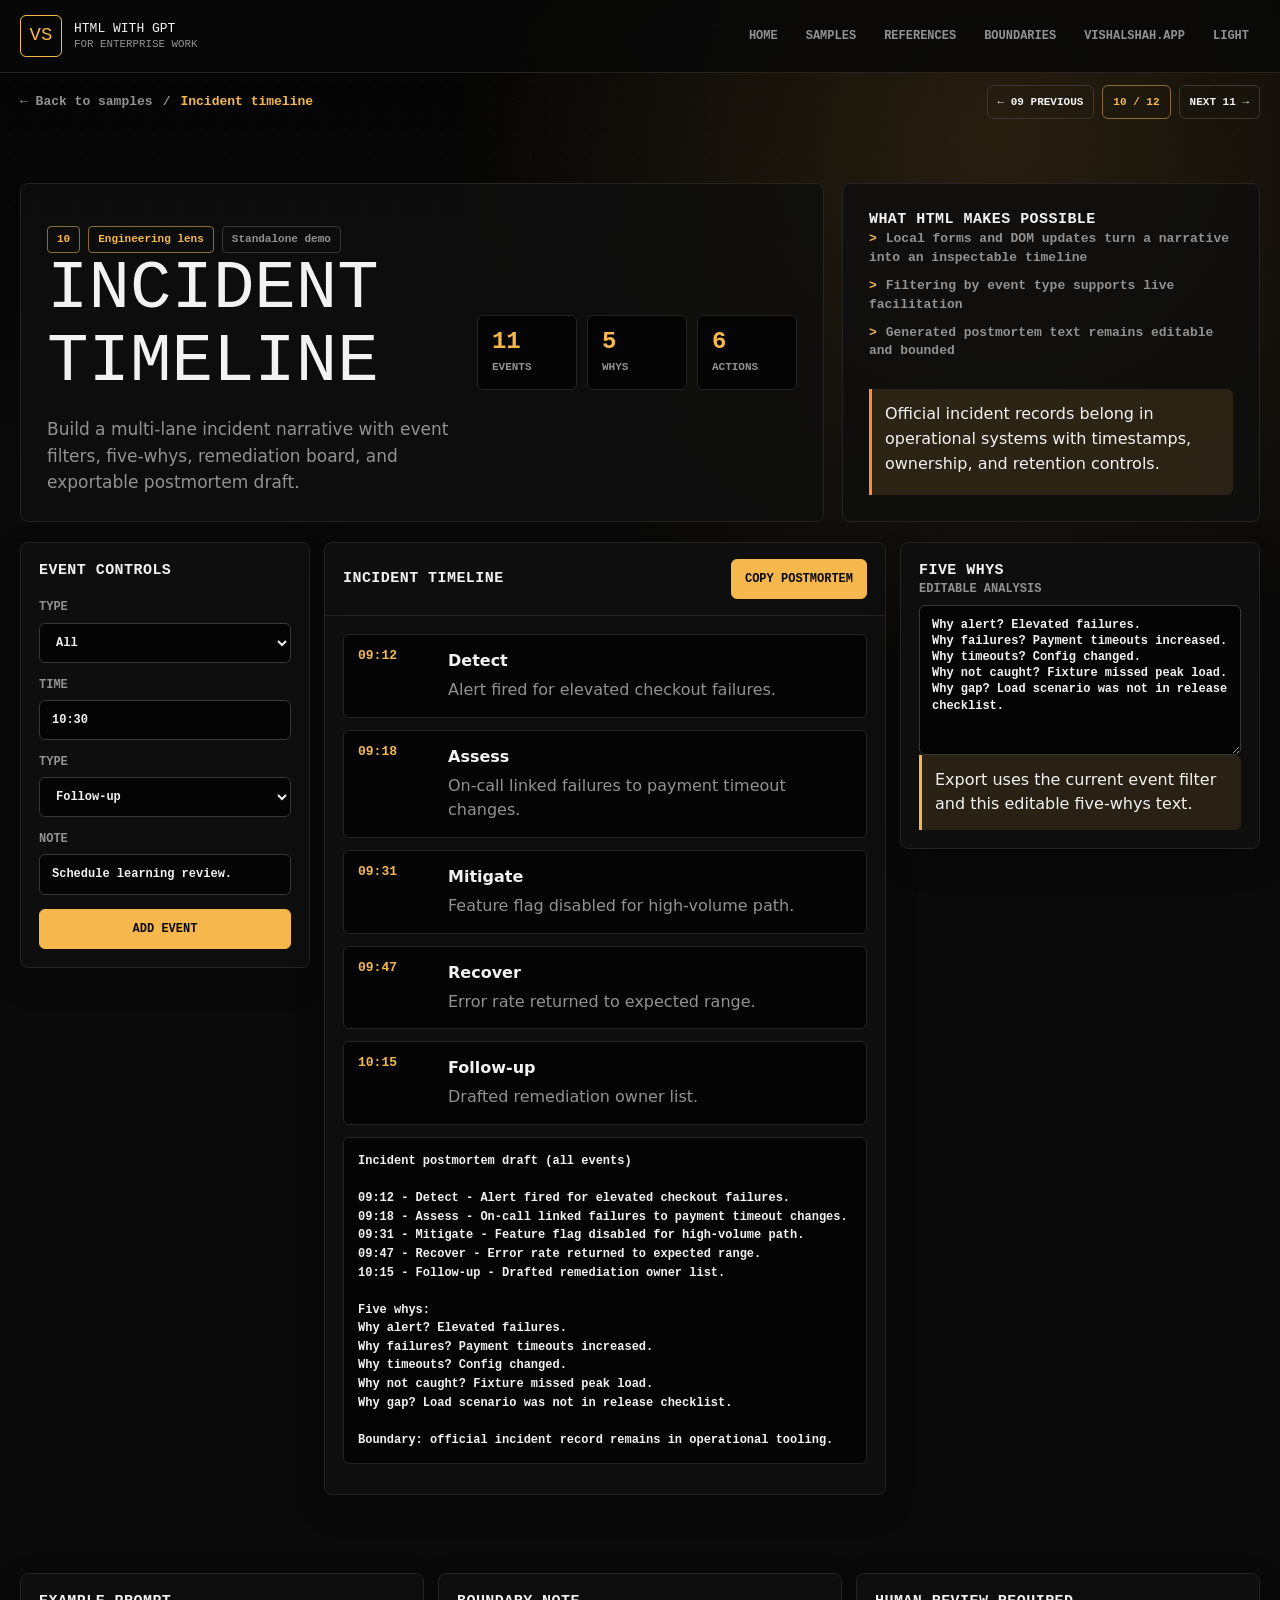
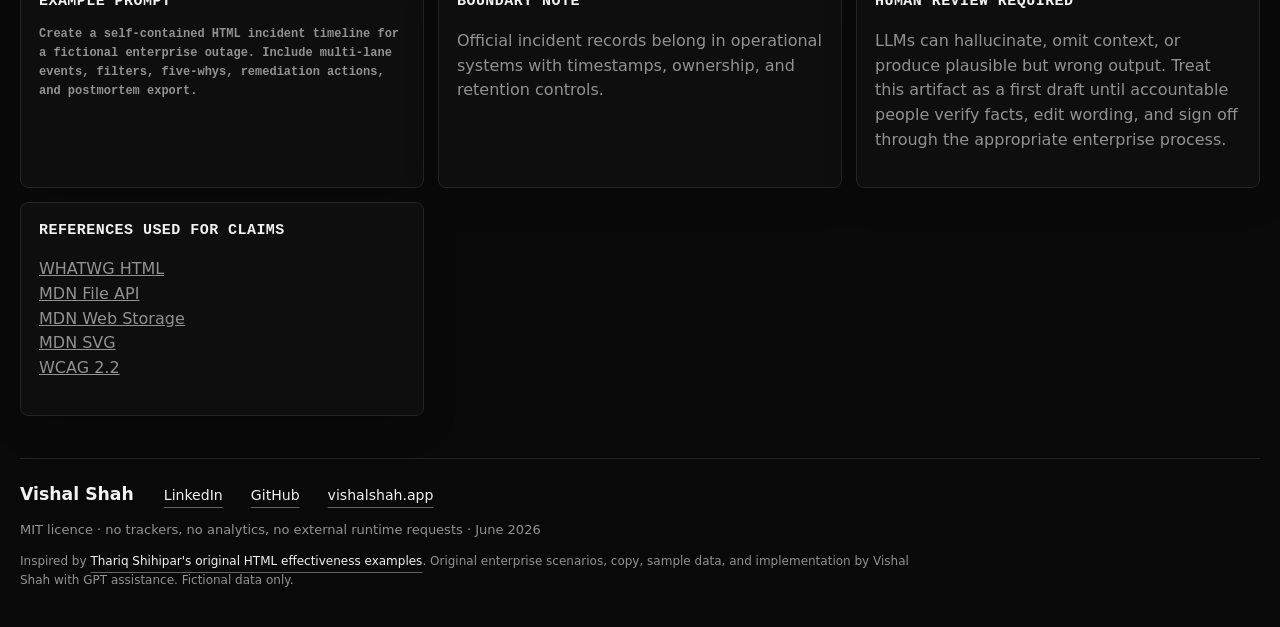
<file: samples/incident-timeline.html>
<!doctype html>
<html lang="en">
<head>
  <meta charset="utf-8">
  <meta name="viewport" content="width=device-width, initial-scale=1">
  <meta name="description" content="Build a fictional postmortem timeline with lanes, filters, five-whys, remediation actions, and exportable notes.">
  <meta property="og:title" content="Incident timeline | HTML with GPT for Enterprise Work">
  <meta property="og:description" content="Build a fictional postmortem timeline with lanes, filters, five-whys, remediation actions, and exportable notes.">
  <meta property="og:type" content="article">
  <meta property="og:url" content="https://vishal8shah.github.io/HTML-with-GPT/samples/incident-timeline.html">
  <meta property="og:image" content="https://vishal8shah.github.io/HTML-with-GPT/assets/social-preview.png">
  <meta name="twitter:card" content="summary_large_image">
  <meta name="twitter:title" content="Incident timeline | HTML with GPT for Enterprise Work">
  <meta name="twitter:description" content="Build a fictional postmortem timeline with lanes, filters, five-whys, remediation actions, and exportable notes.">
  <meta name="twitter:image" content="https://vishal8shah.github.io/HTML-with-GPT/assets/social-preview.png">
  <meta name="theme-color" content="#080807">
  <link rel="canonical" href="https://vishal8shah.github.io/HTML-with-GPT/samples/incident-timeline.html">
  <link rel="icon" href="../favicon.svg" type="image/svg+xml">
  <link rel="alternate icon" href="/HTML-with-GPT/favicon.ico" sizes="any">
  <title>Incident timeline | HTML with GPT for Enterprise Work</title>
  <style>
:root {
  color-scheme: dark;
  --bg: oklch(14% 0 0);
  --bg-2: oklch(11% 0 0);
  --surface: oklch(17% 0 0);
  --surface-2: oklch(20% 0 0);
  --ink: oklch(96% 0 0);
  --muted: oklch(66% 0 0);
  --faint: oklch(48% 0 0);
  --line: oklch(26% 0 0);
  --line-strong: oklch(34% 0 0);
  --accent: oklch(82% .14 78);
  --accent-2: #ffb43b;
  --accent-ink: oklch(14% 0 0);
  --blue: #62a8ff;
  --green: #63c981;
  --red: #ff6b57;
  --orange: #ff8b3d;
  --shadow: 0 24px 80px rgba(0, 0, 0, .38);
  --radius: 8px;
  --sans: Inter, ui-sans-serif, system-ui, -apple-system, "Segoe UI", Arial, sans-serif;
  --mono: "JetBrains Mono", "SFMono-Regular", Consolas, "Liberation Mono", Menlo, monospace;
}

html[data-theme="light"] {
  color-scheme: light;
  --bg: oklch(98.5% 0 0);
  --bg-2: oklch(96% 0 0);
  --surface: oklch(100% 0 0);
  --surface-2: oklch(94.5% 0 0);
  --ink: oklch(18% 0 0);
  --muted: oklch(45% 0 0);
  --faint: oklch(60% 0 0);
  --line: oklch(88% 0 0);
  --line-strong: oklch(76% 0 0);
  --accent: oklch(78% .14 78);
  --accent-2: #c68509;
  --accent-ink: oklch(18% 0 0);
  --shadow: 0 24px 70px rgba(0, 0, 0, .12);
}

* {
  box-sizing: border-box;
}

html {
  scroll-behavior: smooth;
}

body {
  margin: 0;
  min-width: 320px;
  background:
    radial-gradient(circle at 78% 6%, color-mix(in srgb, var(--accent) 14%, transparent), transparent 34rem),
    linear-gradient(180deg, var(--bg-2), var(--bg) 30rem),
    var(--bg);
  color: var(--ink);
  font-family: var(--sans);
  line-height: 1.55;
  -webkit-font-smoothing: antialiased;
  text-rendering: optimizeLegibility;
}

body::before {
  content: "";
  position: fixed;
  inset: 0;
  z-index: -1;
  opacity: .18;
  background-image:
    radial-gradient(circle, color-mix(in srgb, var(--line-strong) 55%, transparent) 1px, transparent 1.5px),
    linear-gradient(color-mix(in srgb, var(--line) 50%, transparent) 1px, transparent 1px),
    linear-gradient(90deg, color-mix(in srgb, var(--line) 50%, transparent) 1px, transparent 1px);
  background-size: 18px 18px, 36px 36px, 36px 36px;
  mask-image: linear-gradient(180deg, #000, transparent 78%);
}

a {
  color: inherit;
}

button,
input,
select,
textarea {
  font: inherit;
}

a:focus-visible,
button:focus-visible,
input:focus-visible,
select:focus-visible,
textarea:focus-visible {
  outline: 2px solid var(--accent);
  outline-offset: 3px;
}

.sample-shell {
  width: min(1440px, calc(100% - 40px));
  margin: 0 auto;
}

.sample-header {
  position: sticky;
  top: 0;
  z-index: 30;
  border-bottom: 1px solid var(--line);
  background: color-mix(in srgb, var(--bg) 88%, transparent);
  backdrop-filter: blur(18px);
}

.sample-nav {
  display: flex;
  align-items: center;
  justify-content: space-between;
  gap: 20px;
  min-height: 72px;
}

.brand {
  display: inline-flex;
  align-items: center;
  gap: 12px;
  color: var(--ink);
  font-family: var(--mono);
  text-decoration: none;
}

.brand-mark {
  display: grid;
  width: 42px;
  height: 42px;
  place-items: center;
  border: 1px solid var(--accent);
  border-radius: 6px;
  color: var(--accent);
  font-size: 19px;
}

.brand-text {
  display: grid;
  gap: 1px;
  font-size: 13px;
  line-height: 1.15;
  text-transform: uppercase;
}

.brand-text small {
  color: var(--muted);
}

.links {
  display: flex;
  align-items: center;
  justify-content: flex-end;
  gap: 6px;
}

.links a,
.links button {
  border: 0;
  border-radius: 6px;
  background: transparent;
  color: var(--muted);
  cursor: pointer;
  font: 800 12px/1 var(--mono);
  padding: 10px 11px;
  text-decoration: none;
  text-transform: uppercase;
}

.links a:hover,
.links button:hover {
  background: var(--surface);
  color: var(--accent);
}

.theme-toggle {
  display: inline-flex;
  align-items: center;
  gap: 9px;
  border: 1px solid var(--line-strong);
  border-radius: 999px;
  background: var(--surface);
  color: var(--muted);
  cursor: pointer;
  font: 700 12px/1 var(--mono);
  padding: 8px 11px;
  text-transform: uppercase;
}

.theme-toggle::before {
  content: "";
  width: 22px;
  height: 12px;
  border: 1px solid var(--accent);
  border-radius: 999px;
  background: linear-gradient(90deg, transparent 44%, var(--accent) 45%);
}

.sample-hero {
  display: grid;
  grid-template-columns: minmax(0, 1fr) minmax(360px, .52fr);
  gap: 18px;
  align-items: stretch;
  padding: 38px 0 20px;
}

.hero-panel,
.proof-panel {
  border: 1px solid var(--line);
  border-radius: var(--radius);
  background: color-mix(in srgb, var(--surface) 86%, transparent);
  padding: 26px;
}

.hero-panel {
  display: grid;
  grid-template-columns: minmax(0, 1fr) minmax(320px, .72fr);
  gap: 24px;
  align-items: center;
}

.crumb {
  display: flex;
  flex-wrap: wrap;
  gap: 10px;
  color: var(--muted);
  font: 700 13px/1.2 var(--mono);
}

.crumb a {
  color: var(--muted);
  text-decoration: none;
}

.crumb span:last-child {
  color: var(--accent);
}

.sample-subnav {
  display: flex;
  align-items: center;
  justify-content: space-between;
  gap: 18px;
  padding: 12px 0 26px;
}

.sample-pager {
  display: flex;
  align-items: center;
  flex-wrap: wrap;
  justify-content: flex-end;
  gap: 8px;
}

.sample-pager a,
.sample-pager span {
  display: inline-flex;
  align-items: center;
  min-height: 34px;
  border: 1px solid var(--line-strong);
  border-radius: 6px;
  color: var(--muted);
  font: 800 11px/1 var(--mono);
  padding: 9px 10px;
  text-decoration: none;
  text-transform: uppercase;
}

.sample-pager a {
  color: var(--ink);
}

.sample-pager a:hover {
  border-color: var(--accent);
  color: var(--accent);
}

.sample-pager span {
  border-color: color-mix(in srgb, var(--accent) 48%, var(--line));
  color: var(--accent);
}

.sample-hero h1 {
  margin: 0;
  font-family: var(--mono);
  font-size: clamp(38px, 5.4vw, 74px);
  font-weight: 500;
  line-height: 1.05;
  letter-spacing: 0;
  text-transform: uppercase;
}

.sample-hero p {
  max-width: 760px;
  margin: 18px 0 0;
  color: var(--muted);
  font-size: 17px;
}

.hero-stats {
  display: grid;
  grid-template-columns: repeat(3, minmax(0, 1fr));
  gap: 10px;
}

.stat {
  border: 1px solid var(--line);
  border-radius: 6px;
  background: var(--bg-2);
  padding: 14px;
}

.stat strong {
  display: block;
  color: var(--accent);
  font: 800 24px/1 var(--mono);
}

.stat span {
  display: block;
  margin-top: 6px;
  color: var(--muted);
  font: 700 11px/1.35 var(--mono);
  text-transform: uppercase;
}

.proof-panel {
  display: grid;
  gap: 22px;
}

.proof-panel h2,
.workspace h2,
.panel h2,
.panel h3 {
  margin: 0;
  font: 700 15px/1.35 var(--mono);
  letter-spacing: .03em;
  text-transform: uppercase;
}

.proof-list {
  display: grid;
  gap: 9px;
  color: var(--muted);
  font: 600 13px/1.45 var(--mono);
}

.proof-list span::before {
  content: ">";
  color: var(--accent);
  margin-right: 9px;
}

.badge-row {
  display: flex;
  flex-wrap: wrap;
  gap: 8px;
  margin-top: 16px;
}

.badge {
  border: 1px solid var(--line-strong);
  border-radius: 4px;
  color: var(--muted);
  font: 800 11px/1 var(--mono);
  padding: 7px 9px;
}

.badge.good {
  border-color: color-mix(in srgb, var(--accent) 48%, var(--line));
  color: var(--accent);
}

.app-grid {
  display: grid;
  grid-template-columns: 290px minmax(0, 1fr) 360px;
  gap: 14px;
  align-items: start;
  padding: 0 0 78px;
}

.panel,
.workspace {
  border: 1px solid var(--line);
  border-radius: var(--radius);
  background: color-mix(in srgb, var(--surface) 88%, transparent);
  box-shadow: 0 12px 34px rgba(0, 0, 0, .16);
}

.panel {
  padding: 18px;
}

.workspace {
  min-height: 620px;
  overflow: hidden;
}

.workspace-head,
.panel-head {
  display: flex;
  align-items: center;
  justify-content: space-between;
  gap: 16px;
  border-bottom: 1px solid var(--line);
  padding: 16px 18px;
}

.workspace-body {
  padding: 18px;
}

.control-group {
  display: grid;
  gap: 14px;
  margin-top: 18px;
}

.control-group button.active {
  border-color: var(--accent);
  background: color-mix(in srgb, var(--accent) 12%, var(--surface));
  color: var(--accent);
}

label,
.label {
  display: grid;
  gap: 7px;
  color: var(--muted);
  font: 760 12px/1.35 var(--mono);
  text-transform: uppercase;
}

input,
select,
textarea {
  width: 100%;
  border: 1px solid var(--line-strong);
  border-radius: 6px;
  background: var(--bg-2);
  color: var(--ink);
  padding: 11px 12px;
}

input[type="range"] {
  accent-color: var(--accent);
}

textarea {
  min-height: 130px;
  resize: vertical;
}

button,
.button {
  display: inline-flex;
  align-items: center;
  justify-content: center;
  gap: 8px;
  min-height: 40px;
  border: 1px solid var(--line-strong);
  border-radius: 6px;
  background: var(--surface);
  color: var(--ink);
  cursor: pointer;
  font: 820 12px/1 var(--mono);
  padding: 10px 13px;
  text-decoration: none;
  text-transform: uppercase;
}

button.primary,
.button.primary {
  border-color: var(--accent);
  background: var(--accent);
  color: var(--accent-ink);
}

button:hover,
.button:hover {
  border-color: var(--accent);
}

.toolbar {
  display: flex;
  flex-wrap: wrap;
  gap: 10px;
}

.tabs {
  display: flex;
  flex-wrap: wrap;
  gap: 8px;
}

.tabs button.active {
  border-color: var(--accent);
  color: var(--accent);
}

.cards {
  display: grid;
  grid-template-columns: repeat(3, minmax(0, 1fr));
  gap: 12px;
}

.mini-card {
  border: 1px solid var(--line);
  border-radius: 6px;
  background: var(--bg-2);
  padding: 15px;
}

.mini-card.selected {
  border-color: var(--accent);
  background: color-mix(in srgb, var(--accent) 12%, var(--surface));
}

.mini-card h3 {
  margin: 0 0 8px;
  font: 700 16px/1.3 var(--mono);
  text-transform: none;
}

.mini-card p {
  margin: 0;
  color: var(--muted);
  font-size: 13px;
}

.metric {
  display: flex;
  align-items: center;
  justify-content: space-between;
  gap: 12px;
  border-bottom: 1px solid var(--line);
  padding: 10px 0;
}

.metric:last-child {
  border-bottom: 0;
}

.meter {
  height: 10px;
  border-radius: 999px;
  background: var(--line);
  overflow: hidden;
}

.meter span {
  display: block;
  height: 100%;
  border-radius: inherit;
  background: linear-gradient(90deg, var(--accent), var(--green));
}

.data-table,
table {
  width: 100%;
  border-collapse: collapse;
  font-size: 13px;
}

th,
td {
  border-bottom: 1px solid var(--line);
  padding: 10px 9px;
  text-align: left;
  vertical-align: top;
}

th {
  color: var(--faint);
  font: 800 11px/1.25 var(--mono);
  text-transform: uppercase;
}

td {
  color: var(--muted);
}

td strong {
  color: var(--ink);
}

.status {
  display: inline-flex;
  align-items: center;
  gap: 6px;
  border: 1px solid var(--line-strong);
  border-radius: 999px;
  color: var(--muted);
  font: 800 11px/1 var(--mono);
  padding: 5px 8px;
}

.status::before {
  content: "";
  width: 7px;
  height: 7px;
  border-radius: 50%;
  background: currentColor;
}

.status.high,
.status.critical,
.status.blocked,
.status.missing {
  color: var(--red);
}

.status.medium,
.status.review,
.status.draft {
  color: var(--accent);
}

.status.low,
.status.ready,
.status.accepted,
.status.done {
  color: var(--green);
}

.note {
  border-left: 3px solid var(--accent);
  border-radius: 0 6px 6px 0;
  background: color-mix(in srgb, var(--accent) 12%, transparent);
  color: var(--ink);
  padding: 13px;
}

.note.warning {
  border-left-color: var(--orange);
}

.note.danger {
  border-left-color: var(--red);
  background: color-mix(in srgb, var(--red) 11%, transparent);
}

.output {
  border: 1px solid var(--line);
  border-radius: 6px;
  background: var(--bg-2);
  color: var(--ink);
  font: 650 12px/1.55 var(--mono);
  min-height: 190px;
  overflow: auto;
  padding: 14px;
  white-space: pre-wrap;
}

.diagram {
  width: 100%;
  min-height: 300px;
  border: 1px solid var(--line);
  border-radius: 6px;
  background:
    radial-gradient(circle, color-mix(in srgb, var(--line-strong) 58%, transparent) 1px, transparent 1.5px),
    var(--bg-2);
  background-size: 18px 18px;
}

.diagram text {
  fill: var(--ink);
  font: 750 12px var(--mono);
  pointer-events: none;
}

.diagram .node {
  fill: var(--surface);
  stroke: var(--line-strong);
  stroke-width: 1.5;
  cursor: pointer;
}

.diagram .node.active {
  fill: color-mix(in srgb, var(--accent) 13%, var(--surface));
  stroke: var(--accent);
  stroke-width: 2.5;
}

.diagram .node.high {
  stroke: var(--red);
}

.diagram .node.medium {
  stroke: var(--accent);
}

.diagram .node.low {
  stroke: var(--green);
}

.diagram .line {
  fill: none;
  stroke: var(--faint);
  stroke-width: 1.8;
}

.diagram .line.hot {
  stroke: var(--accent);
  stroke-width: 2.6;
}

.diagram .line.danger {
  stroke: var(--red);
}

.diagram .line.dashed {
  stroke-dasharray: 5 5;
}

.impact-presentation-active .app-grid {
  grid-template-columns: 1fr;
}

.impact-presentation-active [data-controls],
.impact-presentation-active [data-inspector] {
  display: none;
}

.impact-presentation-active .workspace {
  min-height: 760px;
}

.impact-presenter-shell {
  display: grid;
  gap: 16px;
}

.impact-presenter-top {
  display: flex;
  justify-content: space-between;
  gap: 18px;
  align-items: flex-start;
  padding: 16px;
  border: 1px solid color-mix(in srgb, var(--accent) 45%, var(--line));
  border-radius: 8px;
  background:
    linear-gradient(135deg, color-mix(in srgb, var(--accent) 10%, transparent), transparent 44%),
    var(--bg-2);
}

.impact-presenter-top span,
.panel-label {
  display: block;
  color: var(--accent);
  font: 850 11px/1.2 var(--mono);
  letter-spacing: .08em;
  text-transform: uppercase;
}

.impact-presenter-top h2 {
  margin: 7px 0 0;
  color: var(--ink);
  font-size: clamp(30px, 5vw, 56px);
  letter-spacing: -0.04em;
  line-height: .95;
}

.impact-presenter-actions {
  display: flex;
  flex-wrap: wrap;
  gap: 8px;
  justify-content: flex-end;
}

.impact-presenter {
  display: grid;
  grid-template-columns: minmax(180px, 220px) minmax(0, 1fr);
  gap: 14px;
}

.impact-slide-rail {
  display: grid;
  align-content: start;
  gap: 8px;
}

.impact-slide-button {
  display: grid;
  grid-template-columns: auto minmax(0, 1fr);
  gap: 10px;
  align-items: center;
  min-height: 62px;
  padding: 12px;
  border: 1px solid var(--line);
  border-radius: 8px;
  background: var(--bg-2);
  color: var(--muted);
  text-align: left;
}

.impact-slide-button span {
  display: grid;
  place-items: center;
  width: 32px;
  height: 32px;
  border: 1px solid var(--line-strong);
  border-radius: 999px;
  color: var(--accent);
  font: 900 11px/1 var(--mono);
}

.impact-slide-button.active {
  border-color: color-mix(in srgb, var(--accent) 62%, var(--line));
  background: color-mix(in srgb, var(--accent) 12%, var(--bg-2));
  color: var(--ink);
}

.impact-stage {
  display: grid;
  grid-template-columns: minmax(0, 1.55fr) minmax(240px, .45fr);
  grid-template-areas:
    "map inspector"
    "evidence notes";
  gap: 14px;
}

.impact-map-card,
.impact-inspector,
.impact-evidence-drawer,
.impact-notes {
  border: 1px solid var(--line);
  border-radius: 8px;
  background:
    linear-gradient(180deg, color-mix(in srgb, var(--surface) 88%, transparent), var(--bg-2));
  box-shadow: 0 18px 70px color-mix(in srgb, #000 20%, transparent);
}

.impact-map-card {
  position: relative;
  grid-area: map;
  overflow: hidden;
}

.impact-map-card::before {
  content: "";
  position: absolute;
  inset: 0;
  pointer-events: none;
  background: radial-gradient(circle at 50% 42%, color-mix(in srgb, var(--accent) 13%, transparent), transparent 48%);
}

.impact-map {
  position: relative;
  min-height: 430px;
  border: 0;
  border-radius: 8px;
  background:
    radial-gradient(circle, color-mix(in srgb, var(--line-strong) 58%, transparent) 1px, transparent 1.5px),
    color-mix(in srgb, var(--bg-2) 82%, #000);
  background-size: 20px 20px;
}

.diagram .node.spotlight {
  filter: drop-shadow(0 0 14px color-mix(in srgb, var(--accent) 75%, transparent));
}

.diagram .line.critical {
  stroke-dasharray: 10 7;
  animation: dashFlow 1.6s linear infinite;
}

.impact-inspector {
  grid-area: inspector;
  padding: 16px;
}

.impact-inspector .note,
.impact-notes p {
  margin-top: 12px;
}

.muted-text {
  color: var(--muted);
}

.impact-evidence-drawer {
  grid-area: evidence;
  padding: 16px;
  animation: drawerReveal .28s ease both;
}

.impact-notes {
  grid-area: notes;
  padding: 16px;
}

.impact-notes p {
  color: var(--ink);
  font-size: 14px;
}

.impact-timeline {
  display: grid;
  grid-template-columns: repeat(7, minmax(0, 1fr));
  gap: 8px;
  margin: 0;
  padding: 0;
  list-style: none;
}

.impact-timeline-step {
  display: grid;
  gap: 8px;
  min-height: 74px;
  padding: 12px;
  border: 1px solid var(--line);
  border-radius: 8px;
  background: var(--bg-2);
  color: var(--muted);
  font: 800 11px/1.25 var(--mono);
}

.impact-timeline-step span {
  display: grid;
  place-items: center;
  width: 24px;
  height: 24px;
  border: 1px solid var(--line-strong);
  border-radius: 999px;
}

.impact-timeline-step.complete {
  color: var(--ink);
  border-color: color-mix(in srgb, var(--accent) 42%, var(--line));
}

.impact-timeline-step.current {
  background: color-mix(in srgb, var(--accent) 12%, var(--bg-2));
}

@keyframes dashFlow {
  to {
    stroke-dashoffset: -34;
  }
}

@keyframes drawerReveal {
  from {
    opacity: 0;
    transform: translateY(8px);
  }

  to {
    opacity: 1;
    transform: translateY(0);
  }
}

.matrix {
  display: grid;
  grid-template-columns: repeat(5, minmax(0, 1fr));
  gap: 6px;
}

.matrix-cell {
  display: grid;
  min-height: 58px;
  place-items: center;
  border: 1px solid var(--line);
  border-radius: 5px;
  background: var(--bg-2);
  color: var(--muted);
  font: 800 12px/1 var(--mono);
}

.matrix-cell.active {
  border-color: var(--accent);
  background: color-mix(in srgb, var(--accent) 16%, transparent);
  color: var(--accent);
}

.heatmap {
  display: grid;
  grid-template-columns: repeat(5, 1fr);
  gap: 5px;
}

.heatmap span {
  min-height: 28px;
  border: 1px solid var(--line);
  border-radius: 4px;
}

.timeline {
  position: relative;
  display: grid;
  gap: 12px;
}

.event {
  display: grid;
  grid-template-columns: 76px minmax(0, 1fr);
  gap: 14px;
  border: 1px solid var(--line);
  border-radius: 6px;
  background: var(--bg-2);
  padding: 14px;
}

.event time {
  color: var(--accent);
  font: 800 13px/1 var(--mono);
}

.event p {
  margin: 4px 0 0;
  color: var(--muted);
}

.toggle-row {
  display: flex;
  align-items: center;
  justify-content: space-between;
  gap: 14px;
  border-bottom: 1px solid var(--line);
  padding: 13px 0;
}

.switch {
  position: relative;
  width: 54px;
  height: 30px;
  flex: 0 0 auto;
}

.switch input {
  position: absolute;
  opacity: 0;
}

.slider {
  position: absolute;
  inset: 0;
  border-radius: 999px;
  background: var(--line-strong);
  cursor: pointer;
}

.slider::after {
  content: "";
  position: absolute;
  top: 4px;
  left: 4px;
  width: 22px;
  height: 22px;
  border-radius: 50%;
  background: var(--ink);
  transition: transform 160ms ease;
}

.switch input:checked + .slider {
  background: var(--accent);
}

.switch input:checked + .slider::after {
  transform: translateX(24px);
  background: var(--accent-ink);
}

.artifact-sections {
  display: grid;
  grid-template-columns: repeat(3, minmax(0, 1fr));
  gap: 14px;
  padding: 0 0 42px;
}

.artifact-sections .panel {
  min-height: 210px;
}

.artifact-sections p {
  color: var(--muted);
}

.prompt {
  font: 650 12px/1.6 var(--mono);
  white-space: pre-wrap;
}

.footer-note {
  border-top: 1px solid var(--line);
  padding: 26px 0 36px;
  color: var(--muted);
  font-size: 13px;
}

.footer-signature {
  display: grid;
  gap: 13px;
}

.signature-row {
  display: flex;
  flex-wrap: wrap;
  align-items: baseline;
  gap: 10px clamp(16px, 2.4vw, 30px);
}

.signature-name {
  color: var(--ink);
  font: 800 clamp(15px, 1.35vw, 18px)/1.1 var(--sans);
}

.signature-links {
  display: flex;
  flex-wrap: wrap;
  gap: 10px clamp(16px, 2.4vw, 28px);
  font-size: clamp(13px, 1.1vw, 15px);
}

.signature-meta {
  margin: 0;
  max-width: 920px;
  font-size: 13px;
  line-height: 1.5;
}

.signature-credit {
  margin: 0;
  max-width: 920px;
  font-size: 12px;
  line-height: 1.6;
}

.footer-note a,
.signature-credit a {
  color: var(--ink);
  text-decoration-color: color-mix(in oklch, var(--muted), transparent 35%);
  text-underline-offset: 7px;
}

.footer-note a:hover,
.signature-credit a:hover {
  color: var(--accent);
  text-decoration-color: var(--accent);
}

@media (max-width: 1180px) {
  .sample-hero,
  .hero-panel,
  .app-grid,
  .artifact-sections,
  .impact-presenter,
  .impact-stage {
    grid-template-columns: 1fr;
  }

  .workspace {
    min-height: 0;
  }

  .impact-stage {
    grid-template-areas:
      "map"
      "inspector"
      "evidence"
      "notes";
  }

  .impact-slide-rail,
  .impact-timeline {
    grid-template-columns: repeat(3, minmax(180px, 1fr));
    overflow-x: auto;
  }
}

@media (max-width: 760px) {
  .sample-shell {
    width: min(100% - 28px, 1440px);
  }

  .sample-nav {
    align-items: flex-start;
    flex-direction: column;
    gap: 12px;
    padding: 14px 0;
  }

  .links {
    width: 100%;
    justify-content: flex-start;
    overflow-x: auto;
    padding-bottom: 3px;
  }

  .links a,
  .links button {
    flex: 0 0 auto;
    font-size: 11px;
  }

  .sample-hero {
    padding-top: 24px;
  }

  .sample-subnav {
    align-items: flex-start;
    flex-direction: column;
  }

  .sample-pager {
    width: 100%;
    justify-content: flex-start;
  }

  .hero-panel,
  .proof-panel,
  .panel,
  .workspace-body {
    padding: 14px;
  }

  .sample-hero h1 {
    font-size: clamp(34px, 10vw, 46px);
  }

  .hero-stats,
  .cards {
    grid-template-columns: 1fr;
  }

  .workspace-head,
  .panel-head {
    align-items: flex-start;
    flex-direction: column;
  }

  .impact-presentation-active .workspace {
    min-height: 0;
  }

  .impact-presenter-top {
    flex-direction: column;
  }

  .impact-presenter-actions {
    justify-content: flex-start;
  }

  .impact-slide-rail,
  .impact-timeline {
    grid-template-columns: 1fr;
  }

  .impact-map {
    min-height: 320px;
  }
}

@media (prefers-reduced-motion: reduce) {
  *,
  *::before,
  *::after {
    scroll-behavior: auto !important;
    transition-duration: 0.01ms !important;
    animation-duration: 0.01ms !important;
    animation-iteration-count: 1 !important;
  }

  .diagram .line.critical {
    stroke-dasharray: 0;
  }
}

.skip-link {
  position: fixed;
  left: 16px;
  top: 16px;
  z-index: 100;
  transform: translateY(-160%);
  border: 1px solid var(--accent);
  border-radius: 6px;
  background: var(--bg);
  color: var(--accent);
  font: 800 12px/1 var(--mono);
  padding: 12px 14px;
  text-decoration: none;
}

.skip-link:focus {
  transform: translateY(0);
}

.legend {
  display: flex;
  flex-wrap: wrap;
  gap: 8px;
  margin: 10px 0 14px;
}

.legend-item {
  display: inline-flex;
  align-items: center;
  gap: 7px;
  color: var(--muted);
  font: 800 11px/1 var(--mono);
  text-transform: uppercase;
}

.legend-dot {
  width: 10px;
  height: 10px;
  border-radius: 999px;
  border: 1px solid var(--line-strong);
  background: var(--faint);
}

.legend-dot.low,
.risk-band.low {
  background: var(--green);
}

.legend-dot.medium,
.risk-band.medium {
  background: var(--accent);
}

.legend-dot.high,
.risk-band.high {
  background: var(--red);
}

.legend-dot.critical,
.risk-band.critical {
  background: color-mix(in srgb, var(--red) 70%, var(--accent));
}

.contribution-grid,
.triple-bars,
.branch-panel {
  display: grid;
  gap: 8px;
  margin-top: 12px;
}

.contribution-row,
.triple-row {
  display: grid;
  grid-template-columns: minmax(90px, .35fr) minmax(0, 1fr) auto;
  gap: 10px;
  align-items: center;
  color: var(--muted);
  font: 750 11px/1.2 var(--mono);
  text-transform: uppercase;
}

.risk-band {
  display: inline-flex;
  align-items: center;
  justify-content: center;
  min-width: 90px;
  border-radius: 999px;
  color: var(--accent-ink);
  font: 900 11px/1 var(--mono);
  padding: 7px 10px;
  text-transform: uppercase;
}

textarea.response-editor,
textarea.why-editor {
  min-height: 150px;
}

.diff-line {
  display: block;
  border-left: 3px solid transparent;
  color: var(--muted);
  font-family: var(--mono);
  padding: 4px 8px;
  transition: background .2s ease, border-color .2s ease, color .2s ease, opacity .2s ease;
}

.diff-line.highlight {
  border-left-color: var(--accent);
  background: color-mix(in srgb, var(--accent) 10%, transparent);
  color: var(--ink);
}

.diff-line.muted {
  color: var(--faint);
  opacity: .52;
}

.diff-line.context {
  color: var(--faint);
}

.finding-list {
  display: grid;
  gap: 10px;
}

.finding-button {
  width: 100%;
  border: 1px solid var(--line);
  border-radius: 8px;
  background: var(--surface);
  color: var(--ink);
  cursor: pointer;
  padding: 12px;
  text-align: left;
}

.finding-button[aria-pressed="true"] {
  border-color: var(--accent);
  background: color-mix(in srgb, var(--accent) 10%, var(--surface));
}

.finding-button strong,
.finding-button span {
  display: block;
}

.finding-button span {
  margin-top: 6px;
  color: var(--muted);
  font: 600 12px/1.45 var(--mono);
}

.type-badge {
  margin-left: 6px;
  border: 1px solid var(--line-strong);
  border-radius: 999px;
  color: var(--accent);
  font: 800 10px/1 var(--mono);
  padding: 3px 6px;
  text-transform: uppercase;
}

.csv-notice {
  margin: 0 0 12px;
}


.panel,
.workspace,
.workspace-body,
.mini-card,
.note,
.output {
  min-width: 0;
}

.diagram,
table,
.output {
  max-width: 100%;
}

table {
  width: 100%;
}
@media print {
  .sample-header,
  .sample-subnav,
  [data-controls],
  .workspace-head .toolbar,
  .artifact-sections,
  .footer-note {
    display: none !important;
  }

  body {
    background: #fff !important;
    color: #111 !important;
  }

  .app-grid,
  .workspace,
  .workspace-body {
    display: block !important;
    border: 0 !important;
    box-shadow: none !important;
  }
}
  </style>
</head>
<body data-sample="incident-timeline">
  <div data-sample-root></div>
  <script>
const SAMPLES = {
  "decision-brief-explorer": {
    number: "01",
    lens: "Business lens",
    title: "Decision brief explorer",
    summary: "Compare fictional options, tune criteria weights, inspect stakeholder impact, and export a concise recommendation draft.",
    stats: [["3", "Options"], ["5", "Criteria"], ["8", "Stakeholders"]],
    proof: ["Forms update the decision model instantly", "CSS meters and SVG make trade-offs visible", "Clipboard/download actions create a portable brief"],
    boundary: "This structures a human decision review. It does not validate facts, authorize spend, or replace governance forums.",
    prompt: "Create a self-contained HTML decision brief explorer for three enterprise options. Include weighted criteria, stakeholder impact, a recommendation draft, export actions, and a clear boundary that it is not a sign-off record.",
    type: "decision"
  },
  "meeting-action-tracker": {
    number: "02",
    lens: "Business lens",
    title: "Meeting action tracker",
    summary: "Turn a fictional meeting into owner-filtered actions, due-date timeline, decisions, and a copyable follow-up note.",
    stats: [["9", "Actions"], ["4", "Owners"], ["3", "Decisions"]],
    proof: ["Checkboxes persist locally in the browser", "Filters and timelines make follow-up easier to scan", "Generated text can be copied into official tools after review"],
    boundary: "This is not a system of record. Real actions belong in the official workflow, ticketing, or collaboration platform.",
    prompt: "Create a standalone HTML meeting action tracker for an enterprise review meeting. Include owners, due dates, statuses, decisions, filters, local state, a timeline, and a follow-up export.",
    type: "meeting"
  },
  "policy-process-navigator": {
    number: "03",
    lens: "Business lens",
    title: "Policy/process navigator",
    summary: "Select a role and goal to reveal relevant process steps, linked controls, escalation points, and RACI guidance.",
    stats: [["4", "Roles"], ["12", "Steps"], ["7", "Controls"]],
    proof: ["Native controls can reveal role-specific process paths", "Inline SVG can make handoffs and review paths readable", "Tables keep ownership and control context close to the workflow"],
    boundary: "Policy owners must validate all content. This demo does not interpret policy or provide official advice.",
    prompt: "Create a public-safe HTML process navigator for enterprise users. Include role and goal selectors, a process diagram, controls, RACI, escalation points, and a policy-owner validation boundary.",
    type: "policy"
  },
  "csv-triage-workspace": {
    number: "04",
    lens: "Business lens",
    title: "CSV triage workspace",
    summary: "Paste or upload fictional CSV data, profile quality, filter rows, flag anomalies, and export a cleaned view.",
    stats: [["18", "Rows"], ["5", "Fields"], ["4", "Issues"]],
    proof: ["The File API lets a static page read local files selected by the user", "JavaScript can profile and filter rows in the browser", "Export patterns create a reviewed working copy"],
    boundary: "Do not use sensitive data without explicit enterprise permission. This is not a governed data platform or data-quality control.",
    prompt: "Create a self-contained HTML CSV triage workspace. It should read pasted or uploaded CSV, profile missing values, filter by risk, flag anomalies, show charts, and export cleaned data.",
    type: "csv"
  },
  "risk-acceptance-brief": {
    number: "05",
    lens: "Business lens",
    title: "Risk acceptance brief",
    summary: "Draft a risk note with a 5x5 matrix, control checklist, mitigation timeline, and explicit human-review caveats.",
    stats: [["25", "Matrix cells"], ["6", "Controls"], ["4", "Milestones"]],
    proof: ["Forms create structured risk drafts", "Matrix visuals make likelihood and impact visible", "Print/download actions turn the artifact into a review pack"],
    boundary: "This is not risk acceptance, official evidence, legal advice, or a sign-off. It is a draft aid for accountable humans.",
    prompt: "Create a standalone HTML risk acceptance brief for fictional enterprise risk. Include a 5x5 matrix, mitigations, controls, residual risk, review path, export, and no-formal-evidence boundary.",
    type: "risk"
  },
  "customer-conversation-simulator": {
    number: "06",
    lens: "Business lens",
    title: "Customer conversation simulator",
    summary: "Practice response framing for fictional customer scenarios with tone comparison, branching next steps, and a quality checklist.",
    stats: [["4", "Scenarios"], ["3", "Tones"], ["6", "Checks"]],
    proof: ["Branching UI can simulate realistic review practice", "HTML keeps scenario, response, and checklist visible together", "Copy actions preserve the draft while keeping policy boundaries clear"],
    boundary: "This does not represent real customers, policy advice, formal communication sign-off, or AI output assurance.",
    prompt: "Create a customer conversation simulator as one HTML file. Use fictional scenarios, tone selectors, branching response drafts, communication checklist, and safe-language boundaries.",
    type: "conversation"
  },
  "architecture-decision-record": {
    number: "07",
    lens: "Engineering lens",
    title: "Architecture decision record",
    summary: "Compare architecture options, inspect target-state diagrams, capture consequences, and export an ADR-shaped draft.",
    stats: [["3", "Options"], ["9", "Forces"], ["1", "Draft ADR"]],
    proof: ["Option scorecards make ADR trade-offs inspectable", "SVG diagrams connect current and target architectures", "Generated text can follow a familiar ADR structure"],
    boundary: "Engineering leads still own design review, threat modeling, human sign-off, and implementation.",
    prompt: "Create a self-contained HTML architecture decision record for an enterprise team. Include options, scoring, architecture diagram, consequences, guardrails, and ADR export.",
    type: "adr"
  },
  "change-impact-map": {
    number: "08",
    lens: "Engineering lens",
    title: "Change impact map",
    summary: "Click services in an SVG dependency map to inspect owners, blast radius, risk paths, evidence, and reviewer checklist.",
    stats: [["12", "Services"], ["6", "Data stores"], ["14", "Controls"]],
    proof: ["Inline SVG can be scripted directly in HTML", "Filters and selected states turn diagrams into review tools", "Evidence tables make reviewer actions concrete"],
    boundary: "The map is fictional. Real dependency and ownership data must come from governed source-of-truth systems.",
    prompt: "Create a standalone HTML change impact map for an enterprise service change. Include SVG dependencies, risk filters, owner details, evidence table, timeline, and reviewer checklist export.",
    type: "impact"
  },
  "pull-request-reviewer-aid": {
    number: "09",
    lens: "Engineering lens",
    title: "Pull request reviewer aid",
    summary: "Inspect a fictional annotated diff, filter findings by severity, check ownership, and copy a focused review summary.",
    stats: [["7", "Findings"], ["4", "Files"], ["5", "Checks"]],
    proof: ["HTML can present code review focus without burying signal in a long comment", "Filters and checklists help reviewers scan by risk", "Copy/export actions preserve a compact review note"],
    boundary: "This does not replace code review, tests, security review, or reviewer accountability.",
    prompt: "Create a public-safe HTML pull request reviewer aid. Include an annotated diff mock, severity filters, ownership matrix, checklist, and copyable review summary.",
    type: "pr"
  },
  "incident-timeline": {
    number: "10",
    lens: "Engineering lens",
    title: "Incident timeline",
    summary: "Build a multi-lane incident narrative with event filters, five-whys, remediation board, and exportable postmortem draft.",
    stats: [["11", "Events"], ["5", "Whys"], ["6", "Actions"]],
    proof: ["Local forms and DOM updates turn a narrative into an inspectable timeline", "Filtering by event type supports live facilitation", "Generated postmortem text remains editable and bounded"],
    boundary: "Official incident records belong in operational systems with timestamps, ownership, and retention controls.",
    prompt: "Create a self-contained HTML incident timeline for a fictional enterprise outage. Include multi-lane events, filters, five-whys, remediation actions, and postmortem export.",
    type: "incident"
  },
  "control-evidence-pack": {
    number: "11",
    lens: "Engineering lens",
    title: "Control evidence pack",
    summary: "Track fictional evidence items, readiness status, control coverage, heatmap, and a draft review-pack view.",
    stats: [["14", "Evidence items"], ["8", "Controls"], ["4", "Owners"]],
    proof: ["Tables and status controls make evidence readiness visible", "Heatmaps make gaps easier to discuss", "Print/export patterns create a review pack without claiming formal evidence"],
    boundary: "This is not a formal evidence claim. Evidence validity requires official controls, source systems, and review process.",
    prompt: "Create a static HTML control evidence pack for a fictional enterprise engineering change. Include readiness status, owners, controls, heatmap, print view, export, and no-formal-evidence boundary.",
    type: "control"
  },
  "feature-flag-risk-editor": {
    number: "12",
    lens: "Engineering lens",
    title: "Feature-flag risk editor",
    summary: "Toggle fictional feature flags, inspect dependencies, calculate blast-radius risk, view rollout stages, and export a JSON diff.",
    stats: [["8", "Flags"], ["5", "Dependencies"], ["4", "Stages"]],
    proof: ["Local state can simulate rollout choices safely", "Dependency checks make hidden risk visible", "JSON export demonstrates a reviewable change payload"],
    boundary: "This does not change production flags. Real changes need identity, authorization, logging, human sign-off, and rollback controls.",
    prompt: "Create a feature-flag risk editor as one HTML artifact. Include toggle matrix, dependency graph, blast-radius scoring, staged rollout plan, JSON diff export, and production-change boundary.",
    type: "flags"
  }
};

const root = document.querySelector("[data-sample-root]");
const sampleId = document.body.dataset.sample;
const sample = SAMPLES[sampleId] || SAMPLES["decision-brief-explorer"];
const SAMPLE_ORDER = Object.keys(SAMPLES);

function $(selector, scope = document) {
  return scope.querySelector(selector);
}

function $$(selector, scope = document) {
  return Array.from(scope.querySelectorAll(selector));
}

function escapeHtml(value) {
  return String(value ?? "")
    .replaceAll("&", "&amp;")
    .replaceAll("<", "&lt;")
    .replaceAll(">", "&gt;")
    .replaceAll('"', "&quot;")
    .replaceAll("'", "&#039;");
}

function statusClass(value) {
  return String(value || "").toLowerCase().replaceAll(" ", "-");
}

function downloadText(filename, text, type = "text/plain;charset=utf-8") {
  const blob = new Blob([text], { type });
  const url = URL.createObjectURL(blob);
  const link = document.createElement("a");
  link.href = url;
  link.download = filename;
  document.body.append(link);
  link.click();
  link.remove();
  URL.revokeObjectURL(url);
}

async function copyText(text, button) {
  try {
    await navigator.clipboard.writeText(text);
    const old = button.textContent;
    button.textContent = "Copied";
    setTimeout(() => {
      button.textContent = old;
    }, 1200);
  } catch {
    downloadText("artifact.txt", text);
  }
}

function renderTable(headers, rows) {
  return `<table><thead><tr>${headers.map((header) => `<th>${escapeHtml(header)}</th>`).join("")}</tr></thead><tbody>${rows.map((row) => `<tr>${row.map((cell) => `<td>${cell}</td>`).join("")}</tr>`).join("")}</tbody></table>`;
}

function setOutput(text) {
  const output = $("[data-output]");
  if (output) {
    output.setAttribute("aria-live", "polite");
    output.textContent = text;
  }
}

function metricCard(value, label) {
  return `<div class="stat"><strong>${escapeHtml(value)}</strong><span>${escapeHtml(label)}</span></div>`;
}

function renderLegend(items) {
  return `<div class="legend" aria-label="Legend">${items.map(([label, tone]) => `<span class="legend-item"><span class="legend-dot ${escapeHtml(tone)}"></span>${escapeHtml(label)}</span>`).join("")}</div>`;
}

function riskBand(score) {
  if (score >= 16) return ["Critical", "critical"];
  if (score >= 10) return ["High", "high"];
  if (score >= 5) return ["Medium", "medium"];
  return ["Low", "low"];
}

function parseTimeValue(value) {
  const [hours, minutes] = String(value).split(":").map(Number);
  return (hours || 0) * 60 + (minutes || 0);
}

function setupTheme() {
  const html = document.documentElement;
  const stored = localStorage.getItem("enterprise-html-theme");
  html.dataset.theme = stored || "dark";

  function sync() {
    $$("[data-theme-toggle]").forEach((button) => {
      const isLight = html.dataset.theme === "light";
      button.textContent = isLight ? "Dark" : "Light";
      button.setAttribute("aria-label", `Switch to ${isLight ? "dark" : "light"} mode`);
    });
  }

  document.addEventListener("click", (event) => {
    const button = event.target.closest("[data-theme-toggle]");
    if (!button) return;
    html.dataset.theme = html.dataset.theme === "light" ? "dark" : "light";
    localStorage.setItem("enterprise-html-theme", html.dataset.theme);
    sync();
  });
  sync();
}

function renderShell() {
  document.title = `${sample.title} | HTML with GPT for Enterprise Work`;
  const currentIndex = Math.max(0, SAMPLE_ORDER.indexOf(sampleId));
  const previousId = SAMPLE_ORDER[(currentIndex - 1 + SAMPLE_ORDER.length) % SAMPLE_ORDER.length];
  const nextId = SAMPLE_ORDER[(currentIndex + 1) % SAMPLE_ORDER.length];
  const previousSample = SAMPLES[previousId];
  const nextSample = SAMPLES[nextId];
  root.innerHTML = `
    <a class="skip-link" href="#sample-main">Skip to content</a>
    <header class="sample-header">
      <div class="sample-shell sample-nav">
        <a class="brand" href="../index.html" aria-label="Back to showcase">
          <span class="brand-mark">VS</span>
          <span class="brand-text">HTML with GPT <small>for enterprise work</small></span>
        </a>
        <nav class="links" aria-label="Sample navigation">
          <a href="../index.html">Home</a>
          <a href="../index.html#samples">Samples</a>
          <a href="../index.html#evidence">References</a>
          <a href="../index.html#boundaries">Boundaries</a>
          <a href="https://vishalshah.app">vishalshah.app</a>
          <button type="button" data-theme-toggle>Light</button>
        </nav>
      </div>
    </header>
    <main class="sample-shell" id="sample-main">
      <div class="sample-subnav">
        <div class="crumb"><a href="../index.html#samples">&larr; Back to samples</a><span>/</span><span>${escapeHtml(sample.title)}</span></div>
        <nav class="sample-pager" aria-label="Sample sequence navigation">
          <a href="${previousId}.html" aria-label="Previous sample: ${escapeHtml(previousSample.title)}">&larr; ${escapeHtml(previousSample.number)} Previous</a>
          <span>${escapeHtml(sample.number)} / ${SAMPLE_ORDER.length}</span>
          <a href="${nextId}.html" aria-label="Next sample: ${escapeHtml(nextSample.title)}">Next ${escapeHtml(nextSample.number)} &rarr;</a>
        </nav>
      </div>
      <section class="sample-hero">
        <div class="hero-panel">
          <div>
            <div class="badge-row"><span class="badge good">${escapeHtml(sample.number)}</span><span class="badge good">${escapeHtml(sample.lens)}</span><span class="badge">Standalone demo</span></div>
            <h1>${escapeHtml(sample.title)}</h1>
            <p>${escapeHtml(sample.summary)}</p>
          </div>
          <div class="hero-stats">${sample.stats.map(([value, label]) => metricCard(value, label)).join("")}</div>
        </div>
        <aside class="proof-panel">
          <div>
            <h2>What HTML makes possible</h2>
            <div class="proof-list">${sample.proof.map((item) => `<span>${escapeHtml(item)}</span>`).join("")}</div>
          </div>
          <div class="note warning">${escapeHtml(sample.boundary)}</div>
        </aside>
      </section>
      <section class="app-grid">
        <aside class="panel" data-controls></aside>
        <article class="workspace">
          <div class="workspace-head">
            <h2 data-workspace-title>Workspace</h2>
            <div class="toolbar" data-workspace-actions></div>
          </div>
          <div class="workspace-body" data-workspace></div>
        </article>
        <aside class="panel" data-inspector></aside>
      </section>
      <section class="artifact-sections">
        <article class="panel">
          <h2>Example prompt</h2>
          <p class="prompt">${escapeHtml(sample.prompt)}</p>
        </article>
        <article class="panel">
          <h2>Boundary note</h2>
          <p>${escapeHtml(sample.boundary)}</p>
        </article>
        <article class="panel">
          <h2>Human review required</h2>
          <p>LLMs can hallucinate, omit context, or produce plausible but wrong output. Treat this artifact as a first draft until accountable people verify facts, edit wording, and sign off through the appropriate enterprise process.</p>
        </article>
        <article class="panel">
          <h2>References used for claims</h2>
          <p><a href="https://html.spec.whatwg.org/multipage/">WHATWG HTML</a><br><a href="https://developer.mozilla.org/en-US/docs/Web/API/File_API">MDN File API</a><br><a href="https://developer.mozilla.org/en-US/docs/Web/API/Web_Storage_API">MDN Web Storage</a><br><a href="https://developer.mozilla.org/en-US/docs/Web/SVG">MDN SVG</a><br><a href="https://www.w3.org/TR/WCAG22/">WCAG 2.2</a></p>
        </article>
      </section>
    </main>
    <footer class="sample-shell footer-note" id="signature">
      <div class="footer-signature">
        <div class="signature-row" aria-label="Vishal Shah public links">
          <strong class="signature-name">Vishal Shah</strong>
          <nav class="signature-links" aria-label="Footer links">
            <a href="https://www.linkedin.com/in/vishal8shah">LinkedIn</a>
            <a href="https://github.com/vishal8shah/HTML-with-GPT">GitHub</a>
            <a href="https://vishalshah.app">vishalshah.app</a>
          </nav>
        </div>
        <p class="signature-meta">MIT licence · no trackers, no analytics, no external runtime requests · June 2026</p>
        <p class="signature-credit">Inspired by <a href="https://thariqs.github.io/html-effectiveness/">Thariq Shihipar's original HTML effectiveness examples</a>. Original enterprise scenarios, copy, sample data, and implementation by Vishal Shah with GPT assistance. Fictional data only.</p>
      </div>
    </footer>
  `;
  setupTheme();
}

function renderDecision() {
  renderShell();
  $("[data-workspace-title]").textContent = "Decision model";
  const defaults = { speed: 30, confidence: 25, effort: 20, risk: 15, reach: 10 };
  const options = [
    { name: "Guided HTML artifact", speed: 92, confidence: 78, effort: 82, risk: 66, reach: 86, stakeholders: [88, 76, 72, 84, 68], note: "Best for a fast, reviewable artifact that can be attached to a discussion." },
    { name: "Slide-only summary", speed: 76, confidence: 52, effort: 92, risk: 38, reach: 62, stakeholders: [54, 62, 45, 70, 58], note: "Familiar and quick, but weak for interaction, traceability, and reuse." },
    { name: "Platform backlog item", speed: 38, confidence: 88, effort: 44, risk: 82, reach: 78, stakeholders: [74, 86, 90, 60, 82], note: "Most durable for governed integration, but needs prioritization and delivery capacity." }
  ];
  const weights = { ...defaults };
  $("[data-controls]").innerHTML = `
    <h2>Weights</h2>
    <div class="control-group">
      ${Object.keys(weights).map((key) => `<label>${key}<input type="range" min="0" max="100" value="${weights[key]}" data-weight="${key}"></label>`).join("")}
      <button data-reset-weights>Reset weights</button>
    </div>
    <div class="note" data-weight-total></div>
  `;
  $("[data-workspace-actions]").innerHTML = `<button class="primary" data-copy>Copy brief</button><button data-download>Download</button>`;
  $("[data-workspace]").innerHTML = `<div class="cards" data-options></div><svg class="diagram" viewBox="0 0 760 260" data-radar aria-label="Decision radar"></svg><pre class="output" data-output aria-live="polite"></pre>`;
  $("[data-inspector]").innerHTML = `<h2>Stakeholder heatmap</h2><p>Scores reflect fictional review friction and confidence.</p><div class="heatmap" data-heatmap></div><div class="note" data-decision-note aria-live="polite"></div><div class="contribution-grid" data-contributions></div>`;
  function update() {
    Object.keys(weights).forEach((key) => { weights[key] = Number($(`[data-weight="${key}"]`).value); });
    const total = Object.values(weights).reduce((sum, value) => sum + value, 0) || 1;
    const normalized = Object.fromEntries(Object.entries(weights).map(([key, value]) => [key, value / total]));
    const axes = ["speed", "confidence", "effort", "risk", "reach"];
    const scored = options.map((option) => ({
      ...option,
      score: Math.round((option.speed * weights.speed + option.confidence * weights.confidence + option.effort * weights.effort + option.risk * weights.risk + option.reach * weights.reach) / total),
      contribution: Object.fromEntries(axes.map((key) => [key, Math.round(option[key] * normalized[key])]))
    })).sort((a, b) => b.score - a.score);
    $("[data-weight-total]").textContent = `Weights normalised to 100%. Raw total: ${total}.`;
    $("[data-options]").innerHTML = scored.map((option, index) => `<section class="mini-card ${index === 0 ? "selected" : ""}"><h3>${escapeHtml(option.name)}</h3><p>${escapeHtml(option.note)}</p><div class="meter"><span style="width:${option.score}%"></span></div><p><strong>${option.score}/100</strong> weighted fit</p></section>`).join("");
    const best = scored[0];
    const center = [380, 132];
    const points = axes.map((axis, index) => {
      const angle = -Math.PI / 2 + index * Math.PI * 2 / axes.length;
      return [center[0] + Math.cos(angle) * best[axis] * 1.05, center[1] + Math.sin(angle) * best[axis] * 1.05];
    });
    $("[data-radar]").innerHTML = `${[45, 75, 105].map((r) => `<polygon points="${axes.map((_, i) => `${center[0] + Math.cos(-Math.PI / 2 + i * Math.PI * 2 / axes.length) * r},${center[1] + Math.sin(-Math.PI / 2 + i * Math.PI * 2 / axes.length) * r}`).join(" ")}" fill="none" stroke="var(--line)"/>`).join("")}${axes.map((axis, i) => `<line class="line" x1="${center[0]}" y1="${center[1]}" x2="${center[0] + Math.cos(-Math.PI / 2 + i * Math.PI * 2 / axes.length) * 118}" y2="${center[1] + Math.sin(-Math.PI / 2 + i * Math.PI * 2 / axes.length) * 118}"/><text x="${center[0] + Math.cos(-Math.PI / 2 + i * Math.PI * 2 / axes.length) * 136 - 28}" y="${center[1] + Math.sin(-Math.PI / 2 + i * Math.PI * 2 / axes.length) * 136}">${axis}</text>`).join("")}<polygon points="${points.map((point) => point.join(",")).join(" ")}" fill="color-mix(in srgb, var(--accent) 22%, transparent)" stroke="var(--accent)" stroke-width="2"/>`;
    $("[data-heatmap]").innerHTML = best.stakeholders.map((score) => `<span style="background: color-mix(in srgb, var(--accent) ${score}%, var(--bg-2));"></span>`).join("");
    $("[data-decision-note]").textContent = best.note;
    $("[data-contributions]").innerHTML = axes.map((axis) => `<div class="contribution-row"><span>${axis}</span><div class="meter"><span style="width:${Math.min(100, best.contribution[axis] * 4)}%"></span></div><strong>${best.contribution[axis]}</strong></div>`).join("");
    setOutput(`Decision brief draft\n\nRecommendation: ${best.name}\nWeighted fit: ${best.score}/100\nNormalised weights: ${axes.map((axis) => `${axis} ${Math.round(normalized[axis] * 100)}%`).join(", ")}\nWhy: ${best.note}\n\nReview boundary: this is a structured decision aid, not spend sign-off, risk acceptance, or governance sign-off.`);
  }
  $$("[data-weight]").forEach((input) => input.addEventListener("input", update));
  $("[data-reset-weights]").addEventListener("click", () => { Object.assign(weights, defaults); Object.keys(weights).forEach((key) => { $(`[data-weight="${key}"]`).value = weights[key]; }); update(); });
  $("[data-copy]").addEventListener("click", (event) => copyText($("[data-output]").textContent, event.currentTarget));
  $("[data-download]").addEventListener("click", () => downloadText("decision-brief.txt", $("[data-output]").textContent));
  update();
}

function renderMeeting() {
  renderShell();
  $("[data-workspace-title]").textContent = "Actions and decisions";
  const key = "enterprise-html-meeting-v3";
  const actions = [
    { id: "forum", item: "Confirm review forum and accountable reviewer", owner: "Asha", due: "2026-05-20", status: "Review", type: "Decision" },
    { id: "summary", item: "Prepare customer-safe summary", owner: "Ben", due: "2026-05-21", status: "Ready", type: "Action" },
    { id: "classification", item: "Validate data classification for sample inputs", owner: "Mina", due: "2026-05-22", status: "Blocked", type: "Control" },
    { id: "impact", item: "Draft engineering impact note", owner: "Leo", due: "2026-05-23", status: "Review", type: "Action" },
    { id: "accessibility", item: "Check accessibility basics for artifact", owner: "Sam", due: "2026-05-24", status: "Ready", type: "Control" },
    { id: "linkedin", item: "Create LinkedIn-safe summary", owner: "Asha", due: "2026-05-25", status: "Draft", type: "Comms" }
  ];
  let done = JSON.parse(localStorage.getItem(key) || "[]");
  $("[data-controls]").innerHTML = `<h2>Filters</h2><div class="control-group"><label>Owner<select data-owner><option>All</option>${[...new Set(actions.map((a) => a.owner))].map((owner) => `<option>${owner}</option>`).join("")}</select></label><label>Status<select data-status-filter><option>All</option><option>Draft</option><option>Review</option><option>Ready</option><option>Blocked</option></select></label><button data-reset>Reset completed</button></div>`;
  $("[data-workspace-actions]").innerHTML = `<button class="primary" data-copy>Copy follow-up</button><button data-download>Download</button><button data-csv-export>Export CSV</button>`;
  $("[data-workspace]").innerHTML = `<div data-action-table></div><div class="timeline" data-timeline></div><pre class="output" data-output aria-live="polite"></pre>`;
  $("[data-inspector]").innerHTML = `<h2>Decision log</h2><div class="stack">${["Use fictional data only", "Publish as static GitHub Pages", "Keep human sign-off outside the demo"].map((item) => `<div class="note">${item}</div>`).join("")}</div>`;
  function visibleActions() {
    const owner = $("[data-owner]").value;
    const status = $("[data-status-filter]").value;
    return actions.filter((action) => (owner === "All" || action.owner === owner) && (status === "All" || action.status === status)).sort((a, b) => new Date(a.due) - new Date(b.due));
  }
  function update() {
    const visible = visibleActions();
    $("[data-action-table]").innerHTML = renderTable(["Done", "Item", "Owner", "Due", "Status"], visible.map((action) => [`<input aria-label="Mark ${escapeHtml(action.item)} done" type="checkbox" data-action="${action.id}" ${done.includes(action.id) ? "checked" : ""}>`, `<strong>${escapeHtml(action.item)}</strong><br>${escapeHtml(action.type)}`, escapeHtml(action.owner), escapeHtml(action.due), `<span class="status ${statusClass(action.status)}">${escapeHtml(action.status)}</span>`]));
    $("[data-timeline]").innerHTML = visible.map((action) => `<section class="event"><time>${escapeHtml(action.due)}</time><div><strong>${escapeHtml(action.owner)}</strong><p>${escapeHtml(action.item)}</p></div></section>`).join("");
    const open = actions.filter((action) => !done.includes(action.id)).sort((a, b) => new Date(a.due) - new Date(b.due));
    setOutput(`Meeting follow-up\n\nCompleted: ${done.length}/${actions.length}\n\nOpen items:\n${open.map((action) => `- ${action.item} | owner: ${action.owner} | due: ${action.due} | status: ${action.status}`).join("\n") || "- None"}\n\nBoundary: paste this into the official action-tracking system after review.`);
    $$("[data-action]").forEach((box) => box.addEventListener("change", () => { const id = box.dataset.action; done = box.checked ? [...new Set([...done, id])] : done.filter((item) => item !== id); localStorage.setItem(key, JSON.stringify(done)); update(); }));
  }
  $$("select", $("[data-controls]")).forEach((select) => select.addEventListener("change", update));
  $("[data-reset]").addEventListener("click", () => { done = []; localStorage.removeItem(key); update(); });
  $("[data-copy]").addEventListener("click", (event) => copyText($("[data-output]").textContent, event.currentTarget));
  $("[data-download]").addEventListener("click", () => downloadText("meeting-follow-up.txt", $("[data-output]").textContent));
  $("[data-csv-export]").addEventListener("click", () => downloadText("meeting-actions.csv", toCsv(actions.map((action) => ({ ...action, done: done.includes(action.id) ? "yes" : "no" }))), "text/csv;charset=utf-8"));
  update();
}

function renderPolicy() {
  renderShell();
  $("[data-workspace-title]").textContent = "Process navigator";
  const model = {
    launch: { steps: ["Intake", "Risk review", "Approval forum", "Customer-safe comms", "Monitor"], controls: ["DATA-01 Classification", "PRIV-02 Privacy review", "CHANGE-01 Change record", "COMM-03 Customer wording"], escalation: "Escalate to the business owner and risk partner when customer wording or data classification is unclear." },
    vendor: { steps: ["Business need", "Due diligence", "Data sharing review", "Residual risk", "Contract owner"], controls: ["TPRM-01 Vendor due diligence", "DATA-04 Sharing review", "LEGAL-02 Contract owner", "RISK-08 Residual risk"], escalation: "Escalate to procurement, legal, and the data owner before sharing operational data." },
    process: { steps: ["Impact map", "Control review", "Training plan", "Decision record", "Measure"], controls: ["OPS-05 Runbook update", "TRAIN-01 User readiness", "CHANGE-01 Decision record", "METRIC-02 Outcome measure"], escalation: "Escalate to operations lead if training or control ownership is not explicit." }
  };
  const roleAccountability = {
    "Business owner": ["Accountable", "Consulted", "Accountable", "Responsible", "Accountable"],
    "Risk partner": ["Consulted", "Responsible", "Accountable", "Consulted", "Consulted"],
    "Engineering lead": ["Consulted", "Responsible", "Consulted", "Consulted", "Responsible"],
    "Operations lead": ["Consulted", "Consulted", "Consulted", "Responsible", "Responsible"]
  };
  let selectedStep = 0;
  $("[data-controls]").innerHTML = `
    <h2>Scenario</h2>
    <div class="control-group">
      <label>Role<select data-role><option>Business owner</option><option>Risk partner</option><option>Engineering lead</option><option>Operations lead</option></select></label>
      <label>Goal<select data-goal><option value="launch">Launch customer-facing change</option><option value="vendor">Assess vendor workflow</option><option value="process">Change internal process</option></select></label>
    </div>
  `;
  $("[data-workspace-actions]").innerHTML = `<button class="primary" data-copy>Copy path</button>`;
  $("[data-workspace]").innerHTML = `<svg class="diagram" viewBox="0 0 860 320" data-flow aria-label="Keyboard-operable process flow"></svg><div data-raci></div><pre class="output" data-output aria-live="polite"></pre>`;
  $("[data-inspector]").innerHTML = `<h2>Controls</h2><div data-controls-list></div><h3>Escalation path</h3><div class="note" data-escalation aria-live="polite"></div>`;

  function update() {
    const goal = $("[data-goal]").value;
    const role = $("[data-role]").value;
    const current = model[goal];
    const steps = current.steps;
    selectedStep = Math.min(selectedStep, steps.length - 1);
    $("[data-flow]").innerHTML = steps.map((step, index) => {
      const x = 45 + index * 160;
      const state = roleAccountability[role][index];
      return `<g data-step="${index}" tabindex="0" role="button" aria-label="Step ${index + 1}: ${escapeHtml(step)}. ${escapeHtml(state)} for ${escapeHtml(role)}" aria-pressed="${index === selectedStep}"><rect class="node ${index === selectedStep ? "active" : ""}" x="${x}" y="112" width="124" height="66" rx="7"></rect><text x="${x + 18}" y="142">${escapeHtml(step.split(" ").slice(0, 2).join(" "))}</text><text x="${x + 18}" y="162">${escapeHtml(step.split(" ").slice(2).join(" "))}</text>${index < steps.length - 1 ? `<path class="line hot" d="M${x + 124} 145h36"></path>` : ""}</g>`;
    }).join("");
    $("[data-raci]").innerHTML = renderTable(["Step", "Role position", "Responsible", "Consulted"], steps.map((step, index) => [escapeHtml(step), roleAccountability[role][index], index % 2 ? "Risk partner" : role, goal === "vendor" ? "Legal, Data owner" : "Engineering, Legal, Ops"]));
    $("[data-controls-list]").innerHTML = current.controls.map((item, index) => `<div class="metric"><span>${escapeHtml(item)}</span><span class="status ${index === selectedStep ? "review" : "ready"}">${index === selectedStep ? "Review" : "Ready"}</span></div>`).join("");
    $("[data-escalation]").textContent = current.escalation;
    setOutput(`Process path for ${role}\n\n${steps.map((step, index) => `${index + 1}. ${step} - ${roleAccountability[role][index]}`).join("\n")}\n\nEscalation: ${current.escalation}\n\nBoundary: confirm the latest official policy and accountable owner before acting.`);
    $$("[data-step]").forEach((node) => {
      const activate = () => { selectedStep = Number(node.dataset.step); update(); };
      node.addEventListener("click", activate);
      node.addEventListener("keydown", (event) => {
        if (event.key === "Enter" || event.key === " ") {
          event.preventDefault();
          activate();
        }
      });
    });
  }
  $$("select", $("[data-controls]")).forEach((select) => select.addEventListener("change", () => { selectedStep = 0; update(); }));
  $("[data-copy]").addEventListener("click", (event) => copyText($("[data-output]").textContent, event.currentTarget));
  update();
}

function parseCsv(text, rowLimit = 500) {
  const records = [];
  let row = [];
  let cell = "";
  let quoted = false;
  let fieldStarted = false;

  function pushCell() {
    row.push(cell);
    cell = "";
    fieldStarted = false;
  }

  function pushRow() {
    if (row.some((value) => value.length)) records.push(row);
    row = [];
  }

  for (let index = 0; index < text.length; index += 1) {
    const char = text[index];
    const next = text[index + 1];
    if (quoted) {
      if (char === '"' && next === '"') {
        cell += '"';
        index += 1;
      } else if (char === '"') {
        quoted = false;
      } else {
        cell += char;
      }
    } else if (char === '"' && !fieldStarted) {
      quoted = true;
      fieldStarted = true;
    } else if (char === ",") {
      pushCell();
    } else if (char === "\n" || char === "\r") {
      if (char === "\r" && next === "\n") index += 1;
      pushCell();
      pushRow();
    } else {
      cell += char;
      fieldStarted = true;
    }
  }
  pushCell();
  pushRow();
  if (!records.length) return { headers: [], rows: [], totalRows: 0, truncated: false };
  const headers = records.shift().map((header, index) => header.trim() || `Column ${index + 1}`);
  const totalRows = records.length;
  const rows = records.slice(0, rowLimit).map((cells) => Object.fromEntries(headers.map((header, index) => [header, cells[index] || ""])));
  return { headers, rows, totalRows, truncated: totalRows > rowLimit };
}

function toCsv(rows) {
  if (!rows.length) return "";
  const headers = Object.keys(rows[0]);
  const encode = (value) => {
    const text = String(value ?? "");
    return /[",\n\r]/.test(text) ? `"${text.replaceAll('"', '""')}"` : text;
  };
  return [headers.join(","), ...rows.map((row) => headers.map((header) => encode(row[header])).join(","))].join("\n");
}
function renderCsv() {
  renderShell();
  $("[data-workspace-title]").textContent = "Local CSV triage";
  const CSV_ROW_LIMIT = 500;
  const defaultCsv = `request,owner,status,risk,amount
Customer notice refresh,Asha,ready,low,12000
Vendor workflow review,Ben,review,medium,42000
Manual upload exception,,blocked,high,86000
Pricing FAQ update,Mina,ready,low,9000
Data extract request,Leo,review,high,64000
Portal wording change,Sam,draft,medium,18000`;
  let csvState = parseCsv(defaultCsv, CSV_ROW_LIMIT);
  $("[data-controls]").innerHTML = `
    <h2>Input</h2>
    <div class="control-group">
      <label>Upload CSV<input type="file" accept=".csv,text/csv" data-file></label>
      <label>Paste CSV<textarea data-csv>${defaultCsv}</textarea></label>
      <label>Risk filter<select data-filter><option value="all">All</option><option>low</option><option>medium</option><option>high</option></select></label>
    </div>
    <div class="note">This demo processes up to ${CSV_ROW_LIMIT} data rows in the browser.</div>
  `;
  $("[data-workspace-actions]").innerHTML = `<button class="primary" data-export>Download cleaned CSV</button>`;
  $("[data-workspace]").innerHTML = `<div class="hero-stats" data-profile></div><div data-csv-notice></div><svg class="diagram" viewBox="0 0 760 230" data-chart aria-label="CSV risk chart"></svg><div data-table></div>`;
  $("[data-inspector]").innerHTML = `<h2>Quality findings</h2><div data-findings></div>`;

  function inferTypes(rows, headers) {
    return Object.fromEntries(headers.map((header) => {
      const values = rows.map((row) => row[header]).filter((value) => String(value).trim().length);
      if (!values.length) return [header, "text"];
      const numberLike = values.every((value) => /^-?\d+(\.\d+)?$/.test(String(value).trim()));
      const dateLike = values.every((value) => /^\d{4}-\d{2}-\d{2}$/.test(String(value).trim()) || (!Number.isFinite(Number(value)) && !Number.isNaN(Date.parse(value))));
      return [header, numberLike ? "number" : dateLike ? "date" : "text"];
    }));
  }

  function renderCsvTable(headers, rows, types) {
    if (!rows.length) return "<p>No rows.</p>";
    return `<table><thead><tr>${headers.map((header) => `<th>${escapeHtml(header)}<span class="type-badge">${escapeHtml(types[header])}</span></th>`).join("")}</tr></thead><tbody>${rows.map((row) => `<tr>${headers.map((header) => `<td>${escapeHtml(row[header] || "Missing")}</td>`).join("")}</tr>`).join("")}</tbody></table>`;
  }

  function update() {
    const filter = $("[data-filter]").value;
    const rows = csvState.rows;
    const headers = csvState.headers;
    const visible = rows.filter((row) => filter === "all" || row.risk === filter);
    const missing = rows.filter((row) => Object.values(row).some((value) => !value)).length;
    const high = rows.filter((row) => row.risk === "high").length;
    const types = inferTypes(rows, headers);
    $("[data-profile]").innerHTML = [["Rows", rows.length], ["Missing", missing], ["High risk", high]].map(([label, value]) => metricCard(value, label)).join("");
    $("[data-csv-notice]").innerHTML = csvState.truncated ? `<div class="note warning csv-notice">Input contains ${csvState.totalRows} data rows. This view is truncated to ${CSV_ROW_LIMIT} rows, and profiles reflect processed rows only.</div>` : "";
    $("[data-table]").innerHTML = renderCsvTable(headers, visible, types);
    const groups = ["low", "medium", "high"].map((risk) => rows.filter((row) => row.risk === risk).length);
    $("[data-chart]").innerHTML = groups.map((count, index) => {
      const height = 28 + count * 48;
      const x = 160 + index * 150;
      const color = ["var(--green)", "var(--accent)", "var(--red)"][index];
      return `<rect x="${x}" y="${190 - height}" width="70" height="${height}" fill="${color}" opacity=".72"></rect><text x="${x + 10}" y="214">${["low", "med", "high"][index]}</text><text x="${x + 26}" y="${180 - height}">${count}</text>`;
    }).join("");
    $("[data-findings]").innerHTML = [
      `${missing} row(s) contain missing fields`,
      `${high} high-risk row(s) need review`,
      `${visible.length} row(s) match current filter`,
      "All data remains local to this browser demo"
    ].map((item, index) => `<div class="note ${index === 1 && high ? "danger" : ""}">${escapeHtml(item)}</div>`).join("");
  }
  $("[data-csv]").addEventListener("input", (event) => {
    csvState = parseCsv(event.target.value, CSV_ROW_LIMIT);
    update();
  });
  $("[data-file]").addEventListener("change", async (event) => {
    const file = event.target.files[0];
    if (!file) return;
    const text = await file.text();
    $("[data-csv]").value = text;
    csvState = parseCsv(text, CSV_ROW_LIMIT);
    update();
  });
  $("[data-filter]").addEventListener("change", update);
  $("[data-export]").addEventListener("click", () => {
    const filter = $("[data-filter]").value;
    const rows = csvState.rows;
    const visible = rows.filter((row) => filter === "all" || row.risk === filter);
    downloadText("csv-triage-cleaned.csv", toCsv(visible), "text/csv;charset=utf-8");
  });
  update();
}

function renderRisk() {
  renderShell();
  $("[data-workspace-title]").textContent = "Risk acceptance draft";
  const controls = ["Data classification checked", "Peer review captured", "Rollback owner named", "Expiry date agreed", "Residual risk owner named", "Formal forum identified"];
  const checkedControls = new Set([0, 1, 2]);
  $("[data-controls]").innerHTML = `
    <h2>Inputs</h2>
    <div class="control-group">
      <label>Scenario<input data-risk-name value="Temporary manual reconciliation for customer notification list"></label>
      <label>Likelihood<input type="range" min="1" max="5" value="3" data-likelihood></label>
      <label>Impact<input type="range" min="1" max="5" value="4" data-impact></label>
      <label>Mitigation<textarea data-mitigation>Limit use to fictional test records, require peer review, and retire after the official workflow is available.</textarea></label>
    </div>
  `;
  $("[data-workspace-actions]").innerHTML = `<button class="primary" data-copy>Copy brief</button><button data-print>Print</button>`;
  $("[data-workspace]").innerHTML = `<div data-risk-band></div><div class="matrix" data-matrix></div><div class="timeline" data-risk-timeline></div><pre class="output" data-output aria-live="polite"></pre>`;
  $("[data-inspector]").innerHTML = `<h2>Control checklist</h2><div data-control-list></div>`;
  function renderControls() {
    $("[data-control-list]").innerHTML = controls.map((item, index) => `<div class="toggle-row"><span>${escapeHtml(item)}</span><label class="switch"><input type="checkbox" data-control="${index}" ${checkedControls.has(index) ? "checked" : ""}><span class="slider"></span></label></div>`).join("");
    $$("[data-control]").forEach((box) => box.addEventListener("change", () => {
      const index = Number(box.dataset.control);
      if (box.checked) checkedControls.add(index); else checkedControls.delete(index);
      update(false);
    }));
  }
  function update(renderList = true) {
    const likelihood = Number($("[data-likelihood]").value);
    const impact = Number($("[data-impact]").value);
    const inherent = likelihood * impact;
    const residual = Math.max(1, inherent - checkedControls.size * 2);
    const [inherentName, inherentClass] = riskBand(inherent);
    const [residualName, residualClass] = riskBand(residual);
    $("[data-risk-band]").innerHTML = `<div class="note"><strong>Inherent risk:</strong> <span class="risk-band ${inherentClass}">${inherentName} ${inherent}/25</span> <strong>Residual risk:</strong> <span class="risk-band ${residualClass}">${residualName} ${residual}/25</span></div>`;
    $("[data-matrix]").innerHTML = Array.from({ length: 25 }, (_, index) => {
      const x = index % 5 + 1;
      const y = Math.floor(index / 5) + 1;
      const [, cellClass] = riskBand(x * y);
      return `<div class="matrix-cell ${cellClass} ${x === likelihood && y === impact ? "active" : ""}">${x}x${y}</div>`;
    }).join("");
    $("[data-risk-timeline]").innerHTML = ["Draft brief", "Peer review", "Risk forum", "Retire workaround"].map((item, index) => `<section class="event"><time>Step ${index + 1}</time><div><strong>${item}</strong><p>${index < 2 ? "Artifact can help prepare this step." : "Approval remains outside this demo."}</p></div></section>`).join("");
    if (renderList) renderControls();
    setOutput(`Risk acceptance draft\n\nScenario: ${$("[data-risk-name]").value}\nInherent risk: ${inherentName} (${inherent}/25)\nResidual risk after checked mitigations: ${residualName} (${residual}/25)\nLikelihood: ${likelihood}/5\nImpact: ${impact}/5\nControls checked: ${checkedControls.size}/${controls.length}\n\nMitigation:\n${$("[data-mitigation]").value}\n\nBoundary: draft only. Formal acceptance requires accountable human review and the official risk process.`);
  }
  $$("input, textarea", $("[data-controls]")).forEach((field) => field.addEventListener("input", () => update(false)));
  $("[data-copy]").addEventListener("click", (event) => copyText($("[data-output]").textContent, event.currentTarget));
  $("[data-print]").addEventListener("click", () => window.print());
  update();
}

function renderConversation() {
  renderShell();
  $("[data-workspace-title]").textContent = "Conversation simulator";
  const scenarios = {
    delay: "We expected an answer yesterday. Why is this still waiting?",
    data: "Can you explain where our data is stored and who can access it?",
    complaint: "The previous message was confusing and made it sound like the change was already signed off.",
    escalation: "I need this escalated now because our leadership meeting is tomorrow."
  };
  const drafts = {
    "Clear and calm": "I understand the concern. What is confirmed is that the review is still open. I will check the accountable owner and give you the official update window.",
    "Brief and practical": "Thanks for raising it. I will confirm the owner, current status, and next action, then come back through the official support path.",
    "Empathetic and detailed": "I can see why this creates uncertainty. I will separate what is confirmed from what still needs human sign-off, then share the next step, owner, and expected update path."
  };
  const replies = {
    neutral: "Customer accepts the update path.",
    challenge: "Customer asks for a guaranteed completion date.",
    escalation: "Customer asks for a senior escalation and written confirmation."
  };
  $("[data-controls]").innerHTML = `
    <h2>Scenario</h2>
    <div class="control-group">
      <label>Customer intent<select data-intent>${Object.keys(scenarios).map((key) => `<option value="${key}">${key}</option>`).join("")}</select></label>
      <label>Tone<select data-tone>${Object.keys(drafts).map((tone) => `<option>${tone}</option>`).join("")}</select></label>
      <label>Customer reply<select data-reply>${Object.keys(replies).map((key) => `<option value="${key}">${key}</option>`).join("")}</select></label>
    </div>
  `;
  $("[data-workspace-actions]").innerHTML = `<button class="primary" data-copy>Copy response</button>`;
  $("[data-workspace]").innerHTML = `<div class="cards"><section class="mini-card"><h3>Listen</h3><p>Acknowledge before explaining.</p></section><section class="mini-card"><h3>Bound</h3><p>Avoid unsupported promises.</p></section><section class="mini-card"><h3>Next</h3><p>Give one owner and step.</p></section></div><label>Editable response<textarea class="response-editor" data-response></textarea></label><pre class="output" data-output aria-live="polite"></pre>`;
  $("[data-inspector]").innerHTML = `<h2>Quality checklist</h2><div data-checks></div><h3>Branch</h3><div class="note" data-branch aria-live="polite"></div>`;
  const checks = [
    ["Acknowledges concern", (text) => /understand|thanks|see why|concern/i.test(text)],
    ["Separates known from unknown", (text) => /confirmed|still needs|current status|review is still open/i.test(text)],
    ["Avoids policy promises", (text) => !/guarantee|signed off already|definitely|promise/i.test(text)],
    ["Names next step", (text) => /next|owner|check|confirm|support path/i.test(text)],
    ["Uses safe wording", (text) => /official|accountable|review|support path/i.test(text)],
    ["Routes formal sign-off elsewhere", (text) => /official support|official update|formal sign-off|accountable owner/i.test(text)]
  ];
  function branchAdvice(reply) {
    if (reply === "challenge") return "Do not guarantee a date. Offer the official update window and owner confirmation.";
    if (reply === "escalation") return "Acknowledge urgency, route through the escalation owner, and avoid inventing authority.";
    return "Confirm the next update path and keep the message bounded.";
  }
  function update(resetDraft = true) {
    const intent = $("[data-intent]").value;
    const tone = $("[data-tone]").value;
    const reply = $("[data-reply]").value;
    if (resetDraft) $("[data-response]").value = `${drafts[tone]} For anything account-specific or policy-sensitive, I will use the official support process.`;
    const text = $("[data-response]").value;
    const results = checks.map(([label, test]) => [label, test(text)]);
    const score = results.filter(([, pass]) => pass).length;
    const advice = branchAdvice(reply);
    $("[data-checks]").innerHTML = results.map(([label, pass]) => `<div class="metric"><span>${escapeHtml(label)}</span><span class="status ${pass ? "ready" : "missing"}">${pass ? "Pass" : "Review"}</span></div>`).join("");
    $("[data-branch]").textContent = `${replies[reply]} ${advice}`;
    setOutput(`Fictional customer says:\n"${scenarios[intent]}"\n\nDraft response (${score}/6 quality checks):\n${text}\n\nBranch: ${replies[reply]}\nRecommended next move: ${advice}\n\nBoundary: not signed-off customer communication.`);
  }
  $$("select", $("[data-controls]")).forEach((select) => select.addEventListener("change", () => update(true)));
  $("[data-response]").addEventListener("input", () => update(false));
  $("[data-copy]").addEventListener("click", (event) => copyText($("[data-output]").textContent, event.currentTarget));
  update(true);
}

function renderAdr() {
  renderShell();
  $("[data-workspace-title]").textContent = "ADR workspace";
  const options = [
    { name: "Static artifact pack", quality: 86, cost: 82, governance: 62, status: "Proposed", note: "Fast, portable, and reviewable; integration remains manual." },
    { name: "Internal platform feature", quality: 92, cost: 38, governance: 88, status: "Proposed", note: "Durable and governed; needs roadmap capacity." },
    { name: "Deck plus wiki page", quality: 58, cost: 90, governance: 54, status: "Superseded", note: "Low friction, but weak for interaction and evidence packing." }
  ];
  let selected = 0;
  $("[data-controls]").innerHTML = `<h2>Options</h2><div class="control-group">${options.map((option, index) => `<button data-option="${index}">${escapeHtml(option.name)}</button>`).join("")}</div>`;
  $("[data-workspace-actions]").innerHTML = `<button class="primary" data-copy>Copy ADR</button>`;
  $("[data-workspace]").innerHTML = `<div class="cards" data-scorecards></div><svg class="diagram" viewBox="0 0 840 280" data-arch aria-label="Architecture diagram"></svg><pre class="output" data-output aria-live="polite"></pre>`;
  $("[data-inspector]").innerHTML = `<h2>Consequences</h2><div data-consequences></div>`;
  function bar(label, value) { return `<div class="triple-row"><span>${label}</span><div class="meter"><span style="width:${value}%"></span></div><strong>${value}</strong></div>`; }
  function update() {
    const option = options[selected];
    $("[data-scorecards]").innerHTML = options.map((item, index) => `<section class="mini-card ${index === selected ? "selected" : ""}"><h3>${escapeHtml(item.name)}</h3><div class="triple-bars">${bar("quality", item.quality)}${bar("delivery", item.cost)}${bar("governance", item.governance)}</div><p>${escapeHtml(item.note)}</p></section>`).join("");
    const integrationLabel = selected === 1 ? "Platform feature" : selected === 2 ? "Deck/wiki" : "HTML pack";
    $("[data-arch]").innerHTML = `<rect class="node active" x="70" y="92" width="150" height="72" rx="7"></rect><text x="105" y="132">LLM output</text><path class="line hot" d="M220 128h70"></path><rect class="node active" x="290" y="92" width="170" height="72" rx="7"></rect><text x="318" y="132">${escapeHtml(integrationLabel)}</text><path class="line ${selected === 1 ? "hot" : "dashed"}" d="M460 128h70"></path><rect class="node ${selected === 1 ? "active" : ""}" x="530" y="52" width="190" height="58" rx="7"></rect><text x="562" y="88">Human review</text><rect class="node ${selected === 1 ? "active" : ""}" x="530" y="146" width="190" height="58" rx="7"></rect><text x="556" y="182">Governed system</text><path class="line dashed" d="M625 110v36"></path>`;
    $("[data-consequences]").innerHTML = [`Status ${option.status}`, `Quality ${option.quality}/100`, `Delivery fit ${option.cost}/100`, `Governance fit ${option.governance}/100`, option.note].map((item) => `<div class="note">${escapeHtml(item)}</div>`).join("");
    setOutput(`Architecture Decision Record - Draft\n\nContext: team needs a reviewable enterprise artifact.\nDecision: ${option.name}\nStatus: ${option.status}\nConsequences:\n- ${option.note}\n- Normal engineering review remains required\n- Production integration is out of scope for this demo`);
  }
  $$("[data-option]").forEach((button) => button.addEventListener("click", () => { selected = Number(button.dataset.option); update(); }));
  $("[data-copy]").addEventListener("click", (event) => copyText($("[data-output]").textContent, event.currentTarget));
  update();
}

function renderImpact() {
  renderShell();
  $("[data-workspace-title]").textContent = "Dependency map";
  const nodes = [
    { id: "portal", label: "Client Portal", x: 64, y: 46, team: "Digital Experience", owner: "Mira Chen", risk: "Low", evidence: "Accessibility smoke, release note", upstream: ["auth", "api"], downstream: [], controls: ["UX-02", "CHANGE-01"], note: "Customer-facing entry point; validate fallback messaging." },
    { id: "mobile", label: "Mobile App", x: 64, y: 168, team: "Digital Experience", owner: "Noah Patel", risk: "Medium", evidence: "Regression test, communication wording", upstream: ["auth", "api"], downstream: [], controls: ["REL-03", "COMMS-01"], note: "Release comms and app-store timing change the exposure window." },
    { id: "api", label: "API Gateway", x: 292, y: 76, team: "Platform", owner: "Iris Morgan", risk: "High", evidence: "Contract tests, rollback plan", upstream: ["auth"], downstream: ["portal", "mobile", "order"], controls: ["API-04", "CHANGE-01"], note: "Contract drift here cascades quickly across channels." },
    { id: "order", label: "Order Service", x: 514, y: 116, team: "Commerce Platform", owner: "Sam Rivera", risk: "Critical", evidence: "Design review, migration plan, performance summary", upstream: ["api"], downstream: ["pay", "inv", "notify"], controls: ["CHANGE-01", "DATA-07"], note: "Central change point with data migration and rollback complexity." },
    { id: "pay", label: "Payment Service", x: 742, y: 62, team: "Payments", owner: "Priya Singh", risk: "Critical", evidence: "Payment regression summary, reconciliation check", upstream: ["order"], downstream: ["ledger"], controls: ["PAY-02", "SOX-AC-01"], note: "Financial reconciliation and retry behavior need explicit review." },
    { id: "inv", label: "Inventory", x: 742, y: 184, team: "Supply Systems", owner: "Leo Martin", risk: "Medium", evidence: "Stock sync test, batch replay sample", upstream: ["order"], downstream: ["warehouse"], controls: ["DATA-07", "OPS-05"], note: "Late inventory updates can hide in asynchronous batch paths." },
    { id: "auth", label: "Auth Service", x: 292, y: 214, team: "Identity", owner: "Ava Stone", risk: "High", evidence: "Privileged-access review, token scope check", upstream: [], downstream: ["api", "portal", "mobile"], controls: ["PRIV-02", "IAM-01"], note: "Token and role changes are not implied by the feature change." },
    { id: "ledger", label: "Ledger Feed", x: 944, y: 62, team: "Finance Systems", owner: "Eli Brooks", risk: "High", evidence: "Posting sample, reconciliation query", upstream: ["pay"], downstream: [], controls: ["FIN-01", "SOX-AC-01"], note: "Evidence should show postings and reconciliation exceptions." },
    { id: "warehouse", label: "Warehouse", x: 944, y: 184, team: "Operations", owner: "Nina Rao", risk: "Medium", evidence: "Pick-list replay, exception report", upstream: ["inv"], downstream: [], controls: ["OPS-05"], note: "Operational users need a clear exception path during rollout." },
    { id: "notify", label: "Notification Hub", x: 742, y: 306, team: "Messaging", owner: "Owen Blake", risk: "Low", evidence: "Template review, opt-out check", upstream: ["order"], downstream: [], controls: ["COMMS-01"], note: "Customer wording belongs in official communication tooling." }
  ];
  const links = [
    ["auth", "api"], ["auth", "portal"], ["auth", "mobile"], ["portal", "api"], ["mobile", "api"],
    ["api", "order"], ["mobile", "order"], ["order", "pay"], ["order", "inv"], ["order", "notify"],
    ["pay", "ledger"], ["inv", "warehouse"]
  ];
  const criticalPath = ["api", "order", "pay", "ledger"];
  const slideData = [
    {
      title: "Impact overview",
      eyebrow: "Scope the blast radius",
      focus: ["api", "order", "pay", "inv", "auth"],
      selected: "order",
      progress: 1,
      notes: "Start by showing that a single change is not one box. The useful artifact keeps owners, evidence, risk and dependency paths visible at the same time.",
      evidence: [
        ["EV-2101", "Service inventory snapshot", "Platform", "Ready"],
        ["EV-2102", "Change proposal summary", "Commerce Platform", "Draft"],
        ["EV-2103", "Stakeholder review notes", "Release Lead", "Review"]
      ]
    },
    {
      title: "Critical path",
      eyebrow: "Follow the path that can hurt most",
      focus: criticalPath,
      selected: "pay",
      progress: 3,
      notes: "The highlighted path is fictional, but the pattern is practical: reviewers can see where contract, data, payment and reconciliation risks join up.",
      evidence: [
        ["EV-2110", "API contract regression", "Platform", "Ready"],
        ["EV-2111", "Order migration dry run", "Commerce Platform", "Review"],
        ["EV-2112", "Payment reconciliation sample", "Payments", "Review"],
        ["EV-2113", "Ledger posting query", "Finance Systems", "Draft"]
      ]
    },
    {
      title: "Services deep dive",
      eyebrow: "Inspect one node without losing context",
      focus: ["order", "pay", "inv"],
      selected: "order",
      progress: 4,
      notes: "A briefing page can behave like an application: click any node, keep the map alive, and still show the presenter what to say.",
      evidence: [
        ["EV-2120", "Owner confirmation", "Commerce Platform", "Ready"],
        ["EV-2121", "Rollback decision record", "Release Lead", "Review"],
        ["EV-2122", "Performance comparison", "SRE", "Draft"]
      ]
    },
    {
      title: "Cascade scenarios",
      eyebrow: "Make second-order effects visible",
      focus: ["mobile", "api", "order", "inv", "warehouse"],
      selected: "inv",
      progress: 5,
      notes: "This is where HTML becomes stronger than a static slide. The same data can show channel, platform, batch and operations consequences in one surface.",
      evidence: [
        ["EV-2130", "Mobile retry behavior", "Digital Experience", "Review"],
        ["EV-2131", "Batch replay sample", "Supply Systems", "Ready"],
        ["EV-2132", "Warehouse exception report", "Operations", "Draft"]
      ]
    },
    {
      title: "Mitigations",
      eyebrow: "Tie controls to action",
      focus: ["auth", "api", "order", "pay", "ledger"],
      selected: "auth",
      progress: 6,
      notes: "Keep the boundary honest: this artifact can organize review evidence, but it cannot grant sign-off, validate official controls, or integrate with identity systems by itself.",
      evidence: [
        ["EV-2140", "Token scope review", "Identity", "Ready"],
        ["EV-2141", "Rollback runbook excerpt", "SRE", "Review"],
        ["EV-2142", "Monitoring threshold proposal", "Platform", "Draft"]
      ]
    },
    {
      title: "Summary",
      eyebrow: "Close with what humans can trust",
      focus: ["order", "pay", "ledger"],
      selected: "ledger",
      progress: 7,
      notes: "The close is not that HTML replaces enterprise systems. It is that AI can produce a reviewable artifact that humans can navigate, challenge and carry into official workflows.",
      evidence: [
        ["EV-2150", "Decision summary", "Release Lead", "Draft"],
        ["EV-2151", "Open questions list", "All owners", "Review"],
        ["EV-2152", "Boundary statement", "Governance", "Ready"]
      ]
    }
  ];
  const timeline = ["Plan", "Design", "Code complete", "Test", "Change window", "Verify", "Close"];
  let selected = "order";
  let riskFilter = "All";
  let slideIndex = 0;
  let presenting = false;
  $("[data-controls]").innerHTML = `<h2>Filters</h2><div class="control-group"><label>Risk<select data-risk><option>All</option><option>Critical</option><option>High</option><option>Medium</option><option>Low</option></select></label><button data-critical>Highlight critical path</button><button data-impact-present>Enter presentation mode</button></div>`;
  $("[data-workspace-actions]").innerHTML = `<button class="primary" data-copy>Copy reviewer checklist</button><button data-impact-present>Present</button>`;
  $("[data-workspace]").innerHTML = `
    <div data-impact-normal>
      ${renderLegend([["Low", "low"], ["Medium", "medium"], ["High", "high"], ["Critical", "critical"]])}<svg class="diagram" viewBox="0 0 1100 420" data-map aria-label="Interactive dependency map"></svg>
      <div data-evidence></div>
    </div>
    <div class="impact-presenter-shell" data-impact-presenter tabindex="-1" hidden></div>`;
  $("[data-inspector]").innerHTML = `<h2>Selected service</h2><div data-selected aria-live="polite"></div>`;

  function isCriticalEdge(a, b, focus = criticalPath) {
    return focus.includes(a) && focus.includes(b) && Math.abs(focus.indexOf(a) - focus.indexOf(b)) === 1;
  }

  function renderMap(target, options = {}) {
    const focus = options.focus || [];
    const visible = options.presenter ? nodes : nodes.filter((node) => riskFilter === "All" || node.risk === riskFilter);
    const visibleIds = new Set(visible.map((node) => node.id));
    target.innerHTML = links.map(([a, b]) => {
      const from = nodes.find((node) => node.id === a);
      const to = nodes.find((node) => node.id === b);
      if (!visibleIds.has(a) || !visibleIds.has(b)) return "";
      const hot = isCriticalEdge(a, b, focus) || (a === "api" && b === "order");
      return `<path class="line ${hot ? "hot critical" : ""} ${b === "pay" || b === "ledger" ? "danger" : ""}" d="M${from.x + 150} ${from.y + 34} C${from.x + 205} ${from.y + 34} ${to.x - 55} ${to.y + 34} ${to.x} ${to.y + 34}"></path>`;
    }).join("") + visible.map((node) => {
      const focused = focus.includes(node.id);
      return `<g data-node="${node.id}" tabindex="0" role="button" aria-label="Select ${escapeHtml(node.label)}. Risk ${escapeHtml(node.risk)}. Owner ${escapeHtml(node.owner)}" aria-pressed="${node.id === selected}" class="${focused ? "focused" : ""}"><rect class="node ${node.id === selected ? "active" : ""} ${focused ? "spotlight" : ""} ${statusClass(node.risk)}" x="${node.x}" y="${node.y}" width="150" height="68" rx="8"></rect><text x="${node.x + 16}" y="${node.y + 29}">${escapeHtml(node.label)}</text><text x="${node.x + 16}" y="${node.y + 50}">${escapeHtml(node.risk)} | ${escapeHtml(node.team.split(" ")[0])}</text></g>`;
    }).join("");
    $$("[data-node]", target).forEach((nodeEl) => {
      const activate = () => {
        selected = nodeEl.dataset.node;
        update();
      };
      nodeEl.addEventListener("click", activate);
      nodeEl.addEventListener("keydown", (event) => {
        if (event.key === "Enter" || event.key === " ") {
          event.preventDefault();
          activate();
        }
      });
    });
  }

  function selectedPanel(current) {
    return `<div class="note"><strong>${escapeHtml(current.label)}</strong><br>Owner: ${escapeHtml(current.owner)}<br>Team: ${escapeHtml(current.team)}<br>Risk: ${escapeHtml(current.risk)}<br>Evidence: ${escapeHtml(current.evidence)}</div><h3>Related controls</h3><p>${current.controls.map((control) => `<span class="badge">${escapeHtml(control)}</span>`).join(" ")}</p><h3>Dependencies</h3><p class="muted-text">Upstream: ${current.upstream.length ? current.upstream.join(", ") : "None"}<br>Downstream: ${current.downstream.length ? current.downstream.join(", ") : "None"}</p>`;
  }

  function renderPresentation() {
    const slide = slideData[slideIndex];
    const current = nodes.find((node) => node.id === selected) || nodes.find((node) => node.id === slide.selected);
    const shell = $("[data-impact-presenter]");
    shell.innerHTML = `
      <div class="impact-presenter-top">
        <div><span>${escapeHtml(slide.eyebrow)}</span><h2>${escapeHtml(slide.title)}</h2></div>
        <div class="impact-presenter-actions">
          <button data-present-prev aria-label="Previous presentation slide">Previous</button>
          <button data-present-next aria-label="Next presentation slide">Next</button>
          <button class="primary" data-present-exit>Exit</button>
        </div>
      </div>
      <div class="impact-presenter">
        <nav class="impact-slide-rail" aria-label="Presentation sections">
          ${slideData.map((item, index) => `<button class="impact-slide-button ${index === slideIndex ? "active" : ""}" data-slide="${index}" aria-current="${index === slideIndex ? "step" : "false"}"><span>0${index + 1}</span>${escapeHtml(item.title)}</button>`).join("")}
        </nav>
        <section class="impact-stage">
          <div class="impact-map-card">
            <svg class="diagram impact-map" viewBox="0 0 1100 420" data-present-map aria-label="Presentation dependency map"></svg>
          </div>
          <aside class="impact-inspector">
            <span class="panel-label">Selected service</span>
            <div data-present-selected aria-live="polite">${selectedPanel(current)}</div>
          </aside>
          <section class="impact-evidence-drawer">
            <div class="panel-head"><h3>Evidence drawer</h3><span class="status review">${escapeHtml(slide.title)}</span></div>
            ${renderTable(["ID", "Evidence", "Owner", "State"], slide.evidence.map((row) => [escapeHtml(row[0]), escapeHtml(row[1]), escapeHtml(row[2]), `<span class="status ${row[3] === "Ready" ? "ready" : "review"}">${escapeHtml(row[3])}</span>`]))}
          </section>
          <aside class="impact-notes">
            <span class="panel-label">Presenter notes</span>
            <p>${escapeHtml(slide.notes)}</p>
          </aside>
        </section>
      </div>
      <ol class="impact-timeline" aria-label="Change timeline">
        ${timeline.map((item, index) => `<li class="impact-timeline-step ${index + 1 <= slide.progress ? "complete" : ""} ${index + 1 === slide.progress ? "current" : ""}"><span>${index + 1}</span>${escapeHtml(item)}</li>`).join("")}
      </ol>`;
    renderMap($("[data-present-map]"), { focus: slide.focus, presenter: true });
    $$("[data-slide]").forEach((button) => button.addEventListener("click", () => setSlide(Number(button.dataset.slide))));
    $("[data-present-prev]").addEventListener("click", () => setSlide(slideIndex - 1));
    $("[data-present-next]").addEventListener("click", () => setSlide(slideIndex + 1));
    $("[data-present-exit]").addEventListener("click", () => setPresentation(false));
  }

  function update() {
    const visible = nodes.filter((node) => riskFilter === "All" || node.risk === riskFilter);
    const current = nodes.find((node) => node.id === selected) || visible[0] || nodes[0];
    selected = current.id;
    renderMap($("[data-map]"), { focus: riskFilter === "Critical" ? criticalPath : [] });
    $("[data-selected]").innerHTML = selectedPanel(current);
    $("[data-evidence]").innerHTML = renderTable(["ID", "Document", "Owner", "Status"], visible.map((node, index) => [`EV-${1042 + index}`, escapeHtml(node.evidence), escapeHtml(node.team), `<span class="status ${node.risk === "Critical" ? "review" : "ready"}">${node.risk === "Critical" ? "Review" : "Ready"}</span>`]));
    if (presenting) renderPresentation();
  }

  function setSlide(index) {
    slideIndex = (index + slideData.length) % slideData.length;
    selected = slideData[slideIndex].selected;
    renderPresentation();
  }

  function setPresentation(active) {
    presenting = active;
    const presenterShell = $("[data-impact-presenter]");
    document.body.classList.toggle("impact-presentation-active", active);
    document.body.dataset.presentationMode = active ? "true" : "false";
    $("[data-impact-normal]").hidden = active;
    presenterShell.hidden = !active;
    if (active) {
      selected = slideData[slideIndex].selected;
      renderPresentation();
      presenterShell.focus();
    } else {
      update();
    }
  }
  $("[data-risk]").addEventListener("change", (event) => {
    riskFilter = event.target.value;
    update();
  });
  $("[data-critical]").addEventListener("click", () => {
    riskFilter = "Critical";
    $("[data-risk]").value = "Critical";
    update();
  });
  $("[data-copy]").addEventListener("click", (event) => {
    const current = nodes.find((node) => node.id === selected);
    copyText(`Reviewer checklist for ${current.label}\n- Confirm owner: ${current.owner} (${current.team})\n- Review evidence: ${current.evidence}\n- Validate upstream dependencies: ${current.upstream.join(", ") || "None"}\n- Validate downstream dependencies: ${current.downstream.join(", ") || "None"}\n- Critical path: ${criticalPath.map((id) => nodes.find((node) => node.id === id)?.label || id).join(" -> ")}\n- Record decision outside this demo`, event.currentTarget);
  });
  $$("[data-impact-present]").forEach((button) => button.addEventListener("click", () => setPresentation(true)));
  document.addEventListener("keydown", (event) => {
    const target = event.target;
    const isTyping = target && ["INPUT", "TEXTAREA", "SELECT"].includes(target.tagName);
    if (isTyping) return;
    if (event.key.toLowerCase() === "p" && !presenting) {
      event.preventDefault();
      setPresentation(true);
      return;
    }
    if (!presenting) return;
    if (event.key === "Escape") {
      event.preventDefault();
      setPresentation(false);
    } else if (event.key === "ArrowRight") {
      event.preventDefault();
      setSlide(slideIndex + 1);
    } else if (event.key === "ArrowLeft") {
      event.preventDefault();
      setSlide(slideIndex - 1);
    } else if (/^[1-6]$/.test(event.key)) {
      event.preventDefault();
      setSlide(Number(event.key) - 1);
    }
  });
  update();
}

function renderPr() {
  renderShell();
  $("[data-workspace-title]").textContent = "Review aid";
  const diffLines = [
    { id: "mig-h", file: "migration.sql", text: "@@ migration.sql @@", kind: "context" },
    { id: "mig-1", file: "migration.sql", text: "+ ALTER TABLE review_queue ADD COLUMN risk_score INTEGER NOT NULL DEFAULT 0;", kind: "add" },
    { id: "mig-2", file: "migration.sql", text: "+ UPDATE review_queue SET risk_score = calculate_risk_score(payload);", kind: "add" },
    { id: "mig-3", file: "migration.sql", text: "+ -- rollback drops risk_score but does not preserve rows inserted after upgrade", kind: "add" },
    { id: "api-h", file: "api/client.ts", text: "@@ api/client.ts @@", kind: "context" },
    { id: "api-1", file: "api/client.ts", text: "+ await client.post(\"/external/review\", payload)", kind: "add" },
    { id: "api-2", file: "api/client.ts", text: "+ return { status: \"pending_review\" }", kind: "add" },
    { id: "ui-h", file: "ReviewPanel.tsx", text: "@@ ReviewPanel.tsx @@", kind: "context" },
    { id: "ui-1", file: "ReviewPanel.tsx", text: "- return null", kind: "remove" },
    { id: "ui-2", file: "ReviewPanel.tsx", text: "+ return <ReviewSummary findings={findings} />", kind: "add" },
    { id: "risk-h", file: "risk.ts", text: "@@ risk.ts @@", kind: "context" },
    { id: "risk-1", file: "risk.ts", text: "+ const score = Math.round(weightedTotal / activeControls.length)", kind: "add" },
    { id: "util-h", file: "utils.ts", text: "@@ utils.ts @@", kind: "context" },
    { id: "util-1", file: "utils.ts", text: "+ export function syncReviewState() { writeState(); return true; }", kind: "add" },
    { id: "readme-h", file: "README.md", text: "@@ README.md @@", kind: "context" },
    { id: "readme-1", file: "README.md", text: "+ Run the static preview before requesting review.", kind: "add" }
  ];
  const findings = [
    { id: "rollback", severity: "High", file: "migration.sql", focus: "Rollback path does not cover rows inserted after upgrade.", lineIds: ["mig-2", "mig-3"], owner: "Platform" },
    { id: "egress", severity: "High", file: "api/client.ts", focus: "New outbound host needs security owner review.", lineIds: ["api-1"], owner: "AppSec" },
    { id: "empty", severity: "Medium", file: "ReviewPanel.tsx", focus: "Empty response state lacks explicit user message.", lineIds: ["ui-1", "ui-2"], owner: "Product" },
    { id: "denominator", severity: "Medium", file: "risk.ts", focus: "Risk score denominator is not shown to reviewers.", lineIds: ["risk-1"], owner: "Risk" },
    { id: "side-effect", severity: "Low", file: "utils.ts", focus: "Helper name hides side effect.", lineIds: ["util-1"], owner: "Engineering" },
    { id: "preview", severity: "Low", file: "README.md", focus: "Add local preview note for reviewers.", lineIds: ["readme-1"], owner: "Engineering" }
  ];
  let severity = "All";
  let decision = "Request changes";
  let selectedFindingId = findings[0].id;
  $("[data-controls]").innerHTML = `<h2>Review controls</h2><div class="control-group"><span class="panel-label">Severity</span>${["All", "High", "Medium", "Low"].map((item) => `<button data-sev="${item}">${item}</button>`).join("")}<span class="panel-label">Decision</span>${["Approve", "Request changes", "Comment"].map((item) => `<button data-decision="${item}">${item}</button>`).join("")}</div>`;
  $("[data-workspace-actions]").innerHTML = `<button class="primary" data-copy>Copy review summary</button>`;
  $("[data-workspace]").innerHTML = `<div class="output" data-diff aria-label="Annotated fictional diff"></div><div data-findings></div><pre class="output" data-output aria-live="polite"></pre>`;
  $("[data-inspector]").innerHTML = `<h2>Selected finding</h2><div data-selected-finding aria-live="polite"></div><h2>Ownership matrix</h2>${renderTable(["Area", "Owner", "Review"], [["Data migration", "Platform", '<span class="status high">Required</span>'], ["Security", "AppSec", '<span class="status high">Required</span>'], ["UX copy", "Product", '<span class="status medium">Optional</span>']])}`;

  function visibleFindings() {
    return findings.filter((finding) => severity === "All" || finding.severity === severity);
  }

  function selectedFinding() {
    return findings.find((finding) => finding.id === selectedFindingId) || visibleFindings()[0] || findings[0];
  }

  function renderSummary(visible, current) {
    return `Decision: ${decision}
Severity filter: ${severity}
Selected finding: ${current ? `[${current.severity}] ${current.file}: ${current.focus}` : "None"}

Visible findings:
${visible.map((finding) => `- [${finding.severity}] ${finding.file}: ${finding.focus} | owner: ${finding.owner}`).join("\n") || "- None"}

Boundary: reviewer remains accountable for final judgment.`;
  }

  function update() {
    const visible = visibleFindings();
    if (!visible.some((finding) => finding.id === selectedFindingId)) selectedFindingId = visible[0]?.id || "";
    const current = selectedFinding();
    const visibleLineIds = new Set(visible.flatMap((finding) => finding.lineIds));
    const selectedLineIds = new Set(current?.lineIds || []);
    const hiddenLineIds = new Set(findings.filter((finding) => !visible.includes(finding)).flatMap((finding) => finding.lineIds));
    $("[data-diff]").innerHTML = diffLines.map((line) => {
      const classes = ["diff-line", line.kind === "context" ? "context" : "", selectedLineIds.has(line.id) ? "highlight" : "", !selectedLineIds.has(line.id) && !visibleLineIds.has(line.id) && hiddenLineIds.has(line.id) ? "muted" : ""].filter(Boolean).join(" ");
      return `<span class="${classes}" data-line="${escapeHtml(line.id)}"><span class="muted-text">${escapeHtml(line.file)}</span> ${escapeHtml(line.text)}</span>`;
    }).join("");
    $("[data-findings]").innerHTML = `<div class="finding-list">${visible.map((finding) => `<button class="finding-button" type="button" data-finding="${escapeHtml(finding.id)}" aria-pressed="${finding.id === current?.id ? "true" : "false"}"><strong><span class="status ${statusClass(finding.severity)}">${escapeHtml(finding.severity)}</span> ${escapeHtml(finding.file)}</strong><span>${escapeHtml(finding.focus)}</span></button>`).join("") || "<p>No findings match this filter.</p>"}</div>`;
    $("[data-selected-finding]").innerHTML = current ? `<div class="note"><strong>${escapeHtml(current.file)}</strong><br>${escapeHtml(current.focus)}<br><span class="muted-text">Owner: ${escapeHtml(current.owner)} | Lines: ${current.lineIds.map(escapeHtml).join(", ")}</span></div>` : `<div class="note">No finding selected.</div>`;
    $$("[data-sev]").forEach((button) => button.classList.toggle("active", button.dataset.sev === severity));
    $$("[data-decision]").forEach((button) => button.classList.toggle("active", button.dataset.decision === decision));
    setOutput(renderSummary(visible, current));
    $$("[data-finding]").forEach((button) => button.addEventListener("click", () => {
      selectedFindingId = button.dataset.finding;
      update();
      $(`[data-finding="${CSS.escape(selectedFindingId)}"]`)?.focus();
      $(`[data-line="${CSS.escape(selectedFinding()?.lineIds[0] || "")}"]`)?.scrollIntoView({ block: "nearest" });
    }));
  }
  $$("[data-sev]").forEach((button) => button.addEventListener("click", () => {
    severity = button.dataset.sev;
    update();
  }));
  $$("[data-decision]").forEach((button) => button.addEventListener("click", () => {
    decision = button.dataset.decision;
    update();
  }));
  $("[data-copy]").addEventListener("click", (event) => copyText($("[data-output]").textContent, event.currentTarget));
  update();
}

function renderIncident() {
  renderShell();
  $("[data-workspace-title]").textContent = "Incident timeline";
  const events = [["09:12", "Detect", "Alert fired for elevated checkout failures."], ["09:18", "Assess", "On-call linked failures to payment timeout changes."], ["09:31", "Mitigate", "Feature flag disabled for high-volume path."], ["09:47", "Recover", "Error rate returned to expected range."], ["10:15", "Follow-up", "Drafted remediation owner list."]];
  let filter = "All";
  $("[data-controls]").innerHTML = `<h2>Event controls</h2><div class="control-group"><label>Type<select data-type-filter><option>All</option><option>Detect</option><option>Assess</option><option>Mitigate</option><option>Recover</option><option>Follow-up</option></select></label><label>Time<input data-time value="10:30"></label><label>Type<select data-new-type><option>Follow-up</option><option>Detect</option><option>Assess</option><option>Mitigate</option><option>Recover</option></select></label><label>Note<input data-note value="Schedule learning review."></label><button class="primary" data-add>Add event</button></div>`;
  $("[data-workspace-actions]").innerHTML = `<button class="primary" data-copy>Copy postmortem</button>`;
  $("[data-workspace]").innerHTML = `<div class="timeline" data-timeline></div><pre class="output" data-output aria-live="polite"></pre>`;
  $("[data-inspector]").innerHTML = `<h2>Five whys</h2><label>Editable analysis<textarea class="why-editor" data-whys>Why alert? Elevated failures.\nWhy failures? Payment timeouts increased.\nWhy timeouts? Config changed.\nWhy not caught? Fixture missed peak load.\nWhy gap? Load scenario was not in release checklist.</textarea></label><div class="note">Export uses the current event filter and this editable five-whys text.</div>`;
  function update() {
    const visible = events.filter((event) => filter === "All" || event[1] === filter).sort((a, b) => parseTimeValue(a[0]) - parseTimeValue(b[0]));
    $("[data-timeline]").innerHTML = visible.map((event) => `<section class="event"><time>${escapeHtml(event[0])}</time><div><strong>${escapeHtml(event[1])}</strong><p>${escapeHtml(event[2])}</p></div></section>`).join("");
    setOutput(`Incident postmortem draft (${filter === "All" ? "all events" : filter})\n\n${visible.map(([time, type, note]) => `${time} - ${type} - ${note}`).join("\n")}\n\nFive whys:\n${$("[data-whys]").value}\n\nBoundary: official incident record remains in operational tooling.`);
  }
  $("[data-type-filter]").addEventListener("change", (event) => { filter = event.target.value; update(); });
  $("[data-whys]").addEventListener("input", update);
  $("[data-add]").addEventListener("click", () => { const timeInput = $("[data-time]"); const time = timeInput.value.trim(); if (!/^([01]\d|2[0-3]):[0-5]\d$/.test(time)) { timeInput.setAttribute("aria-invalid", "true"); timeInput.focus(); return; } timeInput.removeAttribute("aria-invalid"); events.push([time, $("[data-new-type]").value, $("[data-note]").value]); update(); });
  $("[data-copy]").addEventListener("click", (event) => copyText($("[data-output]").textContent, event.currentTarget));
  update();
}

function renderControl() {
  renderShell();
  $("[data-workspace-title]").textContent = "Evidence readiness";
  const items = [
    ["Change ticket", "CHANGE-01", "Asha", "Ready"],
    ["Peer review notes", "SDLC-04", "Ben", "Needs review"],
    ["Regression test evidence", "TEST-02", "Mina", "Ready"],
    ["Rollback notes", "CHANGE-01", "Leo", "Missing"],
    ["Data classification", "DATA-01", "Sam", "Needs review"],
    ["Monitoring screenshot", "OPS-03", "Asha", "Ready"]
  ];
  $("[data-controls]").innerHTML = `<h2>Actions</h2><div class="control-group"><button class="primary" data-ready>Mark ready items</button><button data-print>Print pack</button></div>`;
  $("[data-workspace-actions]").innerHTML = `<button class="primary" data-copy>Copy readiness summary</button>`;
  $("[data-workspace]").innerHTML = `<div class="hero-stats" data-readiness></div><div class="heatmap" data-heatmap></div><div data-table></div><pre class="output" data-output></pre>`;
  $("[data-inspector]").innerHTML = `<h2>Control caveat</h2><div data-coverage></div><div class="note warning">Readiness is not proof. Each evidence item must be validated against the official control and source system.</div>`;
  function update(focusIndex = null) {
    const ready = items.filter((item) => item[3] === "Ready").length;
    const missing = items.filter((item) => item[3] === "Missing").length;
    $("[data-readiness]").innerHTML = [["Ready", ready], ["Review", items.length - ready - missing], ["Missing", missing]].map(([label, value]) => metricCard(value, label)).join("");
    $("[data-heatmap]").innerHTML = items.map((item) => `<span style="background:${item[3] === "Ready" ? "var(--green)" : item[3] === "Missing" ? "var(--red)" : "var(--accent)"}"></span>`).join("");
    const controlsReady = Object.entries(items.reduce((acc, item) => { acc[item[1]] = acc[item[1]] || []; acc[item[1]].push(item[3]); return acc; }, {}));
    const fullCoverage = controlsReady.filter(([, statuses]) => statuses.every((status) => status === "Ready")).length;
    $("[data-coverage]").innerHTML = `<div class="stat"><strong>${fullCoverage}/${controlsReady.length}</strong><span>Controls fully ready</span></div>`;
    $("[data-table]").innerHTML = renderTable(["Evidence", "Control", "Owner", "Status"], items.map((item, index) => [escapeHtml(item[0]), escapeHtml(item[1]), escapeHtml(item[2]), `<select data-status="${index}"><option ${item[3] === "Ready" ? "selected" : ""}>Ready</option><option ${item[3] === "Needs review" ? "selected" : ""}>Needs review</option><option ${item[3] === "Missing" ? "selected" : ""}>Missing</option></select>`]));
    setOutput(`Control evidence readiness\n\nReady: ${ready}/${items.length}\n${items.map((item) => `- ${item[0]} (${item[1]}): ${item[3]} | owner: ${item[2]}`).join("\n")}\n\nBoundary: not a formal evidence claim.`);
    $$("[data-status]").forEach((select) => select.addEventListener("change", () => {
      const index = Number(select.dataset.status);
      items[index][3] = select.value;
      update(index);
    }));
    if (focusIndex !== null) $(`[data-status="${focusIndex}"]`)?.focus();
  }
  $("[data-ready]").addEventListener("click", () => {
    items.forEach((item) => {
      if (item[3] === "Needs review") item[3] = "Ready";
    });
    update();
  });
  $("[data-print]").addEventListener("click", () => window.print());
  $("[data-copy]").addEventListener("click", (event) => copyText($("[data-output]").textContent, event.currentTarget));
  update();
}

function renderFlags() {
  renderShell();
  $("[data-workspace-title]").textContent = "Flag rollout risk";
  const defaults = {
    "checkout-v2": false,
    "payment-routing": false,
    "new-dashboard": true,
    "bulk-export": false,
    "legacy-fallback": true,
    "customer-copy-refresh": true
  };
  const dependencies = {
    "checkout-v2": ["payment-routing", "legacy-fallback"],
    "bulk-export": ["new-dashboard"],
    "payment-routing": ["legacy-fallback"]
  };
  const key = "enterprise-html-flags-v2";
  let state = JSON.parse(localStorage.getItem(key) || "null") || { ...defaults };
  $("[data-controls]").innerHTML = `<h2>Rollout</h2><div class="control-group"><label>Target<select data-target><option>Internal pilot</option><option>5% customers</option><option>25% customers</option><option>100% customers</option></select></label><button data-reset>Reset</button></div>`;
  $("[data-workspace-actions]").innerHTML = `<button class="primary" data-copy>Copy JSON diff</button><button data-download>Download diff</button>`;
  $("[data-workspace]").innerHTML = `<div data-flags></div><svg class="diagram" viewBox="0 0 760 250" data-flag-map aria-label="Feature flag dependency graph"></svg><pre class="output" data-output></pre>`;
  $("[data-inspector]").innerHTML = `<h2>Risk analysis</h2><div data-warnings></div>`;
  function update() {
    localStorage.setItem(key, JSON.stringify(state));
    $("[data-flags]").innerHTML = Object.keys(state).map((flag) => `<div class="toggle-row"><div><strong>${escapeHtml(flag)}</strong><p>${dependencies[flag] ? `Depends on: ${dependencies[flag].join(", ")}` : "No sample dependency"}</p></div><label class="switch"><input type="checkbox" data-flag="${flag}" ${state[flag] ? "checked" : ""}><span class="slider"></span></label></div>`).join("");
    const diff = Object.fromEntries(Object.entries(state).filter(([flag, value]) => defaults[flag] !== value));
    function dependencyViolations(flag) {
      const paths = [];
      const missing = new Set();
      function walk(current, path, visited) {
        if (visited.has(current)) return;
        const nextVisited = new Set(visited);
        nextVisited.add(current);
        (dependencies[current] || []).forEach((dep) => {
          const nextPath = [...path, dep];
          if (!state[dep]) {
            missing.add(dep);
            paths.push(nextPath);
          } else {
            walk(dep, nextPath, nextVisited);
          }
        });
      }
      walk(flag, [flag], new Set());
      return { paths, missing: [...missing] };
    }
    const warnings = Object.keys(dependencies).map((flag) => [flag, dependencyViolations(flag)]).filter(([flag, result]) => state[flag] && result.missing.length);
    const targetFactor = $("[data-target]").selectedIndex + 1;
    const blast = Object.values(state).filter(Boolean).length * targetFactor;
    $("[data-flag-map]").innerHTML = `
      <rect class="node ${state["checkout-v2"] ? "active" : ""}" x="60" y="70" width="150" height="58" rx="7"></rect><text x="88" y="106">checkout-v2</text>
      <rect class="node ${state["payment-routing"] ? "active" : ""}" x="300" y="35" width="170" height="58" rx="7"></rect><text x="323" y="71">payment-routing</text>
      <rect class="node ${state["legacy-fallback"] ? "active" : ""}" x="300" y="145" width="170" height="58" rx="7"></rect><text x="324" y="181">legacy-fallback</text>
      <rect class="node ${state["bulk-export"] ? "active" : ""}" x="540" y="70" width="150" height="58" rx="7"></rect><text x="575" y="106">bulk-export</text>
      <path class="line hot" d="M210 99h90"></path><path class="line hot" d="M210 99 C260 140 270 174 300 174"></path><path class="line dashed" d="M470 64 C520 64 520 99 540 99"></path>`;
    setOutput(JSON.stringify(diff, null, 2) || "{}");
    $("[data-warnings]").innerHTML = `<div class="stat"><strong>${blast}</strong><span>Blast-radius score</span></div><div class="note">Scale: enabled flags x rollout stage (${targetFactor}). This is a review aid, not a production risk model.</div>` + (warnings.length ? warnings.map(([flag, result]) => `<div class="note danger">${escapeHtml(flag)} is on, but dependency is off: ${escapeHtml([...new Set(result.missing)].join(", "))}<br><span class="muted-text">Path: ${result.paths.map((path) => escapeHtml(path.join(" -> "))).join("; ")}</span></div>`).join("") : `<div class="note">No dependency warnings in this fictional flag set.</div>`) + `<div class="note">Target: ${escapeHtml($("[data-target]").value)}</div>`;
    $$("[data-flag]").forEach((input) => input.addEventListener("change", () => {
      state[input.dataset.flag] = input.checked;
      update();
    }));
  }
  $("[data-target]").addEventListener("change", update);
  $("[data-reset]").addEventListener("click", () => {
    state = { ...defaults };
    localStorage.removeItem(key);
    update();
  });
  $("[data-copy]").addEventListener("click", (event) => copyText($("[data-output]").textContent, event.currentTarget));
  $("[data-download]").addEventListener("click", () => downloadText("feature-flag-diff.json", $("[data-output]").textContent, "application/json;charset=utf-8"));
  update();
}

const renderers = {
  decision: renderDecision,
  meeting: renderMeeting,
  policy: renderPolicy,
  csv: renderCsv,
  risk: renderRisk,
  conversation: renderConversation,
  adr: renderAdr,
  impact: renderImpact,
  pr: renderPr,
  incident: renderIncident,
  control: renderControl,
  flags: renderFlags
};

try {
  if (!renderers[sample.type]) throw new Error(`Unknown sample type: ${sample.type}`);
  renderers[sample.type]();
} catch (error) {
  console.error(error);
  root.innerHTML = `<main class="sample-shell"><section class="panel"><h1>Sample could not render</h1><p>This self-contained artifact hit a runtime error. The page remains safe to share, but the demo needs review.</p><pre class="output" aria-live="polite">${escapeHtml(error.message)}</pre><p><a href="../index.html">Back to showcase</a></p></section></main>`;
}
  </script>
</body>
</html>
</file>
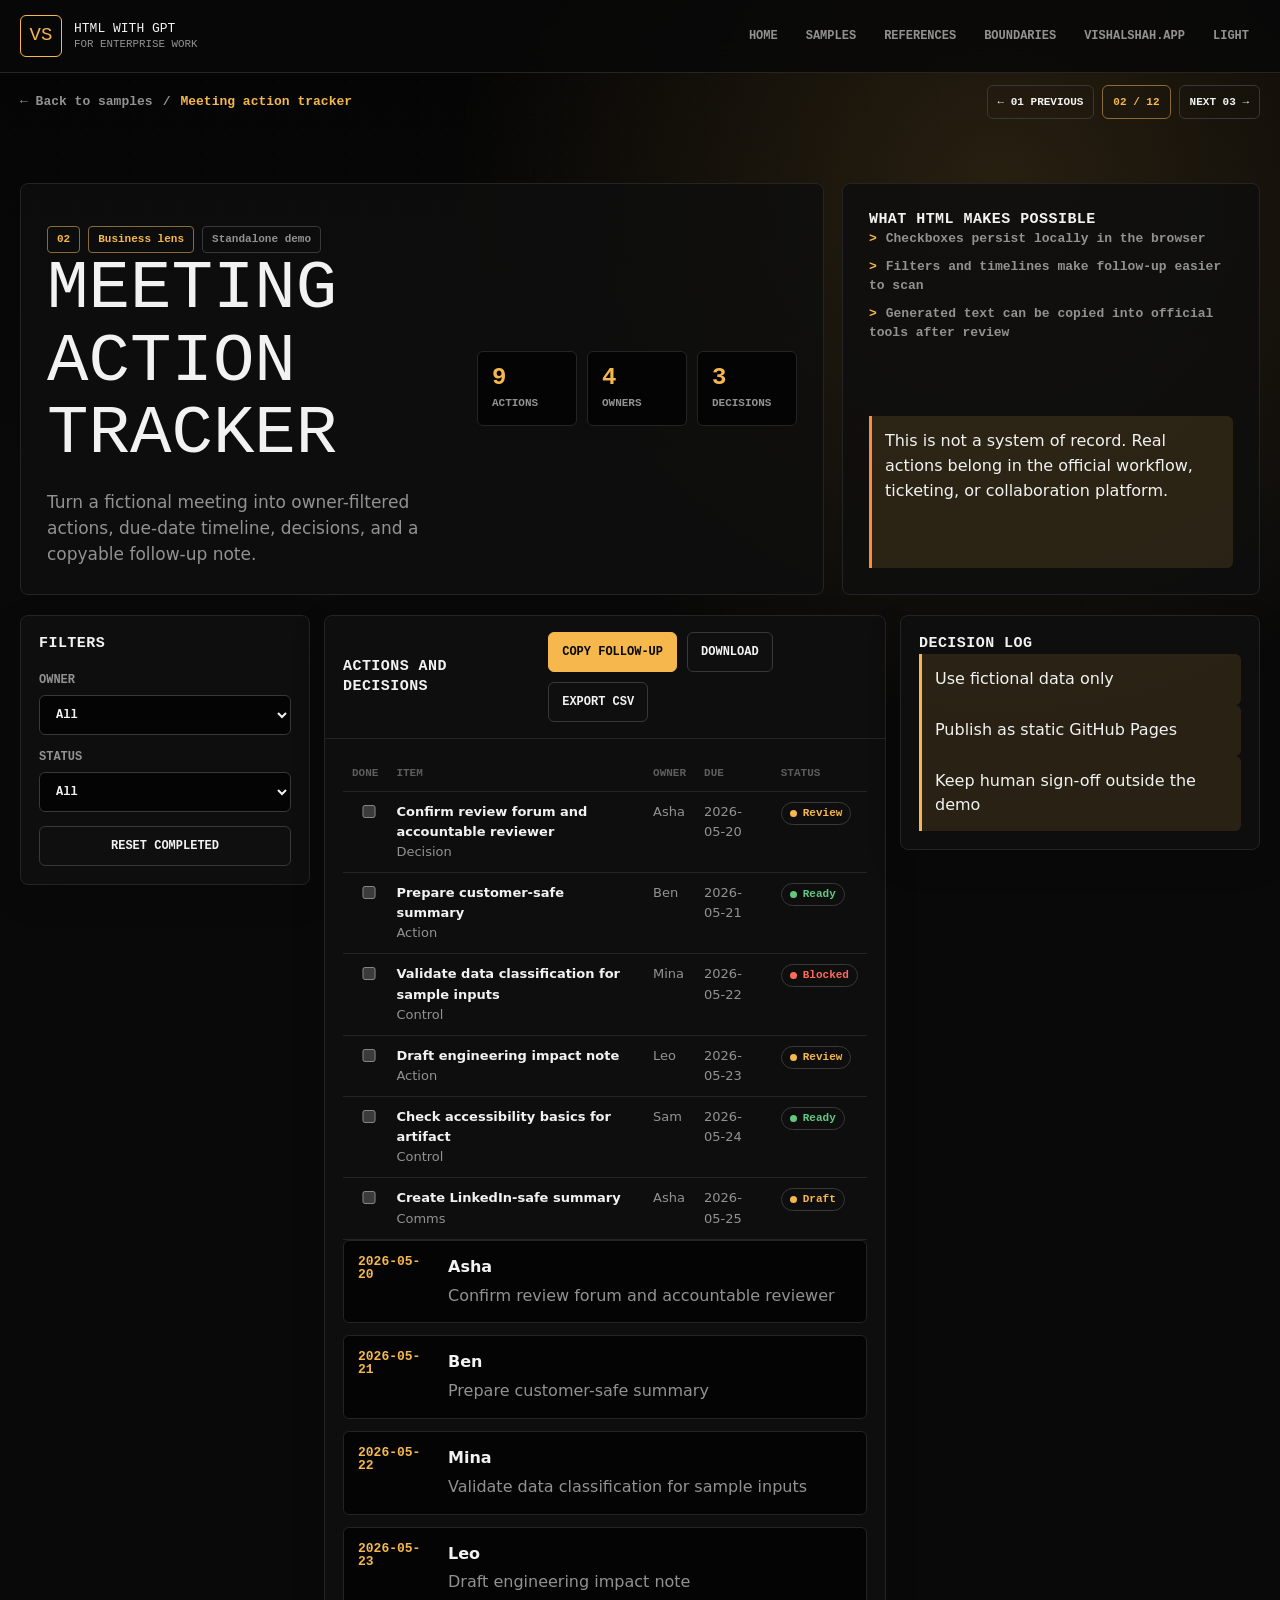
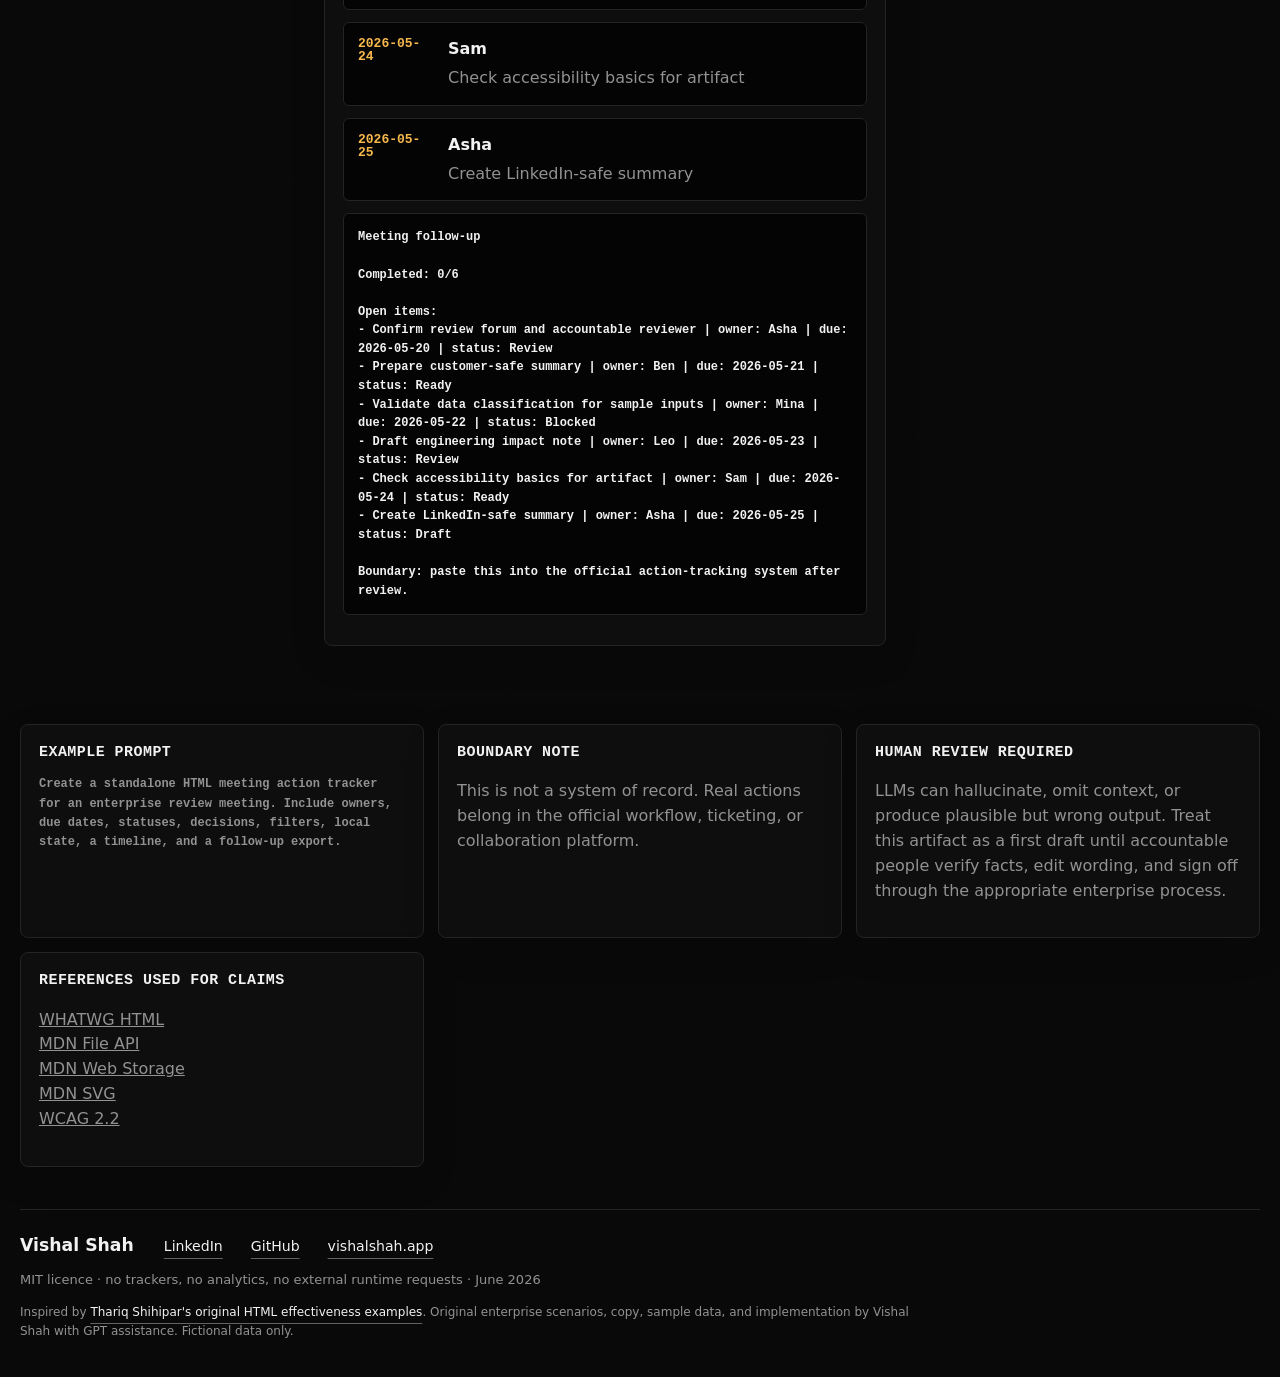
<file: samples/meeting-action-tracker.html>
<!doctype html>
<html lang="en">
<head>
  <meta charset="utf-8">
  <meta name="viewport" content="width=device-width, initial-scale=1">
  <meta name="description" content="Turn a fictional meeting into owner-filtered actions, due-date timeline, decisions, and a copyable follow-up note.">
  <meta property="og:title" content="Meeting action tracker | HTML with GPT for Enterprise Work">
  <meta property="og:description" content="Turn a fictional meeting into owner-filtered actions, due-date timeline, decisions, and a copyable follow-up note.">
  <meta property="og:type" content="article">
  <meta property="og:url" content="https://vishal8shah.github.io/HTML-with-GPT/samples/meeting-action-tracker.html">
  <meta property="og:image" content="https://vishal8shah.github.io/HTML-with-GPT/assets/social-preview.png">
  <meta name="twitter:card" content="summary_large_image">
  <meta name="twitter:title" content="Meeting action tracker | HTML with GPT for Enterprise Work">
  <meta name="twitter:description" content="Turn a fictional meeting into owner-filtered actions, due-date timeline, decisions, and a copyable follow-up note.">
  <meta name="twitter:image" content="https://vishal8shah.github.io/HTML-with-GPT/assets/social-preview.png">
  <meta name="theme-color" content="#080807">
  <link rel="canonical" href="https://vishal8shah.github.io/HTML-with-GPT/samples/meeting-action-tracker.html">
  <link rel="icon" href="../favicon.svg" type="image/svg+xml">
  <link rel="alternate icon" href="/HTML-with-GPT/favicon.ico" sizes="any">
  <title>Meeting action tracker | HTML with GPT for Enterprise Work</title>
  <style>
:root {
  color-scheme: dark;
  --bg: oklch(14% 0 0);
  --bg-2: oklch(11% 0 0);
  --surface: oklch(17% 0 0);
  --surface-2: oklch(20% 0 0);
  --ink: oklch(96% 0 0);
  --muted: oklch(66% 0 0);
  --faint: oklch(48% 0 0);
  --line: oklch(26% 0 0);
  --line-strong: oklch(34% 0 0);
  --accent: oklch(82% .14 78);
  --accent-2: #ffb43b;
  --accent-ink: oklch(14% 0 0);
  --blue: #62a8ff;
  --green: #63c981;
  --red: #ff6b57;
  --orange: #ff8b3d;
  --shadow: 0 24px 80px rgba(0, 0, 0, .38);
  --radius: 8px;
  --sans: Inter, ui-sans-serif, system-ui, -apple-system, "Segoe UI", Arial, sans-serif;
  --mono: "JetBrains Mono", "SFMono-Regular", Consolas, "Liberation Mono", Menlo, monospace;
}

html[data-theme="light"] {
  color-scheme: light;
  --bg: oklch(98.5% 0 0);
  --bg-2: oklch(96% 0 0);
  --surface: oklch(100% 0 0);
  --surface-2: oklch(94.5% 0 0);
  --ink: oklch(18% 0 0);
  --muted: oklch(45% 0 0);
  --faint: oklch(60% 0 0);
  --line: oklch(88% 0 0);
  --line-strong: oklch(76% 0 0);
  --accent: oklch(78% .14 78);
  --accent-2: #c68509;
  --accent-ink: oklch(18% 0 0);
  --shadow: 0 24px 70px rgba(0, 0, 0, .12);
}

* {
  box-sizing: border-box;
}

html {
  scroll-behavior: smooth;
}

body {
  margin: 0;
  min-width: 320px;
  background:
    radial-gradient(circle at 78% 6%, color-mix(in srgb, var(--accent) 14%, transparent), transparent 34rem),
    linear-gradient(180deg, var(--bg-2), var(--bg) 30rem),
    var(--bg);
  color: var(--ink);
  font-family: var(--sans);
  line-height: 1.55;
  -webkit-font-smoothing: antialiased;
  text-rendering: optimizeLegibility;
}

body::before {
  content: "";
  position: fixed;
  inset: 0;
  z-index: -1;
  opacity: .18;
  background-image:
    radial-gradient(circle, color-mix(in srgb, var(--line-strong) 55%, transparent) 1px, transparent 1.5px),
    linear-gradient(color-mix(in srgb, var(--line) 50%, transparent) 1px, transparent 1px),
    linear-gradient(90deg, color-mix(in srgb, var(--line) 50%, transparent) 1px, transparent 1px);
  background-size: 18px 18px, 36px 36px, 36px 36px;
  mask-image: linear-gradient(180deg, #000, transparent 78%);
}

a {
  color: inherit;
}

button,
input,
select,
textarea {
  font: inherit;
}

a:focus-visible,
button:focus-visible,
input:focus-visible,
select:focus-visible,
textarea:focus-visible {
  outline: 2px solid var(--accent);
  outline-offset: 3px;
}

.sample-shell {
  width: min(1440px, calc(100% - 40px));
  margin: 0 auto;
}

.sample-header {
  position: sticky;
  top: 0;
  z-index: 30;
  border-bottom: 1px solid var(--line);
  background: color-mix(in srgb, var(--bg) 88%, transparent);
  backdrop-filter: blur(18px);
}

.sample-nav {
  display: flex;
  align-items: center;
  justify-content: space-between;
  gap: 20px;
  min-height: 72px;
}

.brand {
  display: inline-flex;
  align-items: center;
  gap: 12px;
  color: var(--ink);
  font-family: var(--mono);
  text-decoration: none;
}

.brand-mark {
  display: grid;
  width: 42px;
  height: 42px;
  place-items: center;
  border: 1px solid var(--accent);
  border-radius: 6px;
  color: var(--accent);
  font-size: 19px;
}

.brand-text {
  display: grid;
  gap: 1px;
  font-size: 13px;
  line-height: 1.15;
  text-transform: uppercase;
}

.brand-text small {
  color: var(--muted);
}

.links {
  display: flex;
  align-items: center;
  justify-content: flex-end;
  gap: 6px;
}

.links a,
.links button {
  border: 0;
  border-radius: 6px;
  background: transparent;
  color: var(--muted);
  cursor: pointer;
  font: 800 12px/1 var(--mono);
  padding: 10px 11px;
  text-decoration: none;
  text-transform: uppercase;
}

.links a:hover,
.links button:hover {
  background: var(--surface);
  color: var(--accent);
}

.theme-toggle {
  display: inline-flex;
  align-items: center;
  gap: 9px;
  border: 1px solid var(--line-strong);
  border-radius: 999px;
  background: var(--surface);
  color: var(--muted);
  cursor: pointer;
  font: 700 12px/1 var(--mono);
  padding: 8px 11px;
  text-transform: uppercase;
}

.theme-toggle::before {
  content: "";
  width: 22px;
  height: 12px;
  border: 1px solid var(--accent);
  border-radius: 999px;
  background: linear-gradient(90deg, transparent 44%, var(--accent) 45%);
}

.sample-hero {
  display: grid;
  grid-template-columns: minmax(0, 1fr) minmax(360px, .52fr);
  gap: 18px;
  align-items: stretch;
  padding: 38px 0 20px;
}

.hero-panel,
.proof-panel {
  border: 1px solid var(--line);
  border-radius: var(--radius);
  background: color-mix(in srgb, var(--surface) 86%, transparent);
  padding: 26px;
}

.hero-panel {
  display: grid;
  grid-template-columns: minmax(0, 1fr) minmax(320px, .72fr);
  gap: 24px;
  align-items: center;
}

.crumb {
  display: flex;
  flex-wrap: wrap;
  gap: 10px;
  color: var(--muted);
  font: 700 13px/1.2 var(--mono);
}

.crumb a {
  color: var(--muted);
  text-decoration: none;
}

.crumb span:last-child {
  color: var(--accent);
}

.sample-subnav {
  display: flex;
  align-items: center;
  justify-content: space-between;
  gap: 18px;
  padding: 12px 0 26px;
}

.sample-pager {
  display: flex;
  align-items: center;
  flex-wrap: wrap;
  justify-content: flex-end;
  gap: 8px;
}

.sample-pager a,
.sample-pager span {
  display: inline-flex;
  align-items: center;
  min-height: 34px;
  border: 1px solid var(--line-strong);
  border-radius: 6px;
  color: var(--muted);
  font: 800 11px/1 var(--mono);
  padding: 9px 10px;
  text-decoration: none;
  text-transform: uppercase;
}

.sample-pager a {
  color: var(--ink);
}

.sample-pager a:hover {
  border-color: var(--accent);
  color: var(--accent);
}

.sample-pager span {
  border-color: color-mix(in srgb, var(--accent) 48%, var(--line));
  color: var(--accent);
}

.sample-hero h1 {
  margin: 0;
  font-family: var(--mono);
  font-size: clamp(38px, 5.4vw, 74px);
  font-weight: 500;
  line-height: 1.05;
  letter-spacing: 0;
  text-transform: uppercase;
}

.sample-hero p {
  max-width: 760px;
  margin: 18px 0 0;
  color: var(--muted);
  font-size: 17px;
}

.hero-stats {
  display: grid;
  grid-template-columns: repeat(3, minmax(0, 1fr));
  gap: 10px;
}

.stat {
  border: 1px solid var(--line);
  border-radius: 6px;
  background: var(--bg-2);
  padding: 14px;
}

.stat strong {
  display: block;
  color: var(--accent);
  font: 800 24px/1 var(--mono);
}

.stat span {
  display: block;
  margin-top: 6px;
  color: var(--muted);
  font: 700 11px/1.35 var(--mono);
  text-transform: uppercase;
}

.proof-panel {
  display: grid;
  gap: 22px;
}

.proof-panel h2,
.workspace h2,
.panel h2,
.panel h3 {
  margin: 0;
  font: 700 15px/1.35 var(--mono);
  letter-spacing: .03em;
  text-transform: uppercase;
}

.proof-list {
  display: grid;
  gap: 9px;
  color: var(--muted);
  font: 600 13px/1.45 var(--mono);
}

.proof-list span::before {
  content: ">";
  color: var(--accent);
  margin-right: 9px;
}

.badge-row {
  display: flex;
  flex-wrap: wrap;
  gap: 8px;
  margin-top: 16px;
}

.badge {
  border: 1px solid var(--line-strong);
  border-radius: 4px;
  color: var(--muted);
  font: 800 11px/1 var(--mono);
  padding: 7px 9px;
}

.badge.good {
  border-color: color-mix(in srgb, var(--accent) 48%, var(--line));
  color: var(--accent);
}

.app-grid {
  display: grid;
  grid-template-columns: 290px minmax(0, 1fr) 360px;
  gap: 14px;
  align-items: start;
  padding: 0 0 78px;
}

.panel,
.workspace {
  border: 1px solid var(--line);
  border-radius: var(--radius);
  background: color-mix(in srgb, var(--surface) 88%, transparent);
  box-shadow: 0 12px 34px rgba(0, 0, 0, .16);
}

.panel {
  padding: 18px;
}

.workspace {
  min-height: 620px;
  overflow: hidden;
}

.workspace-head,
.panel-head {
  display: flex;
  align-items: center;
  justify-content: space-between;
  gap: 16px;
  border-bottom: 1px solid var(--line);
  padding: 16px 18px;
}

.workspace-body {
  padding: 18px;
}

.control-group {
  display: grid;
  gap: 14px;
  margin-top: 18px;
}

.control-group button.active {
  border-color: var(--accent);
  background: color-mix(in srgb, var(--accent) 12%, var(--surface));
  color: var(--accent);
}

label,
.label {
  display: grid;
  gap: 7px;
  color: var(--muted);
  font: 760 12px/1.35 var(--mono);
  text-transform: uppercase;
}

input,
select,
textarea {
  width: 100%;
  border: 1px solid var(--line-strong);
  border-radius: 6px;
  background: var(--bg-2);
  color: var(--ink);
  padding: 11px 12px;
}

input[type="range"] {
  accent-color: var(--accent);
}

textarea {
  min-height: 130px;
  resize: vertical;
}

button,
.button {
  display: inline-flex;
  align-items: center;
  justify-content: center;
  gap: 8px;
  min-height: 40px;
  border: 1px solid var(--line-strong);
  border-radius: 6px;
  background: var(--surface);
  color: var(--ink);
  cursor: pointer;
  font: 820 12px/1 var(--mono);
  padding: 10px 13px;
  text-decoration: none;
  text-transform: uppercase;
}

button.primary,
.button.primary {
  border-color: var(--accent);
  background: var(--accent);
  color: var(--accent-ink);
}

button:hover,
.button:hover {
  border-color: var(--accent);
}

.toolbar {
  display: flex;
  flex-wrap: wrap;
  gap: 10px;
}

.tabs {
  display: flex;
  flex-wrap: wrap;
  gap: 8px;
}

.tabs button.active {
  border-color: var(--accent);
  color: var(--accent);
}

.cards {
  display: grid;
  grid-template-columns: repeat(3, minmax(0, 1fr));
  gap: 12px;
}

.mini-card {
  border: 1px solid var(--line);
  border-radius: 6px;
  background: var(--bg-2);
  padding: 15px;
}

.mini-card.selected {
  border-color: var(--accent);
  background: color-mix(in srgb, var(--accent) 12%, var(--surface));
}

.mini-card h3 {
  margin: 0 0 8px;
  font: 700 16px/1.3 var(--mono);
  text-transform: none;
}

.mini-card p {
  margin: 0;
  color: var(--muted);
  font-size: 13px;
}

.metric {
  display: flex;
  align-items: center;
  justify-content: space-between;
  gap: 12px;
  border-bottom: 1px solid var(--line);
  padding: 10px 0;
}

.metric:last-child {
  border-bottom: 0;
}

.meter {
  height: 10px;
  border-radius: 999px;
  background: var(--line);
  overflow: hidden;
}

.meter span {
  display: block;
  height: 100%;
  border-radius: inherit;
  background: linear-gradient(90deg, var(--accent), var(--green));
}

.data-table,
table {
  width: 100%;
  border-collapse: collapse;
  font-size: 13px;
}

th,
td {
  border-bottom: 1px solid var(--line);
  padding: 10px 9px;
  text-align: left;
  vertical-align: top;
}

th {
  color: var(--faint);
  font: 800 11px/1.25 var(--mono);
  text-transform: uppercase;
}

td {
  color: var(--muted);
}

td strong {
  color: var(--ink);
}

.status {
  display: inline-flex;
  align-items: center;
  gap: 6px;
  border: 1px solid var(--line-strong);
  border-radius: 999px;
  color: var(--muted);
  font: 800 11px/1 var(--mono);
  padding: 5px 8px;
}

.status::before {
  content: "";
  width: 7px;
  height: 7px;
  border-radius: 50%;
  background: currentColor;
}

.status.high,
.status.critical,
.status.blocked,
.status.missing {
  color: var(--red);
}

.status.medium,
.status.review,
.status.draft {
  color: var(--accent);
}

.status.low,
.status.ready,
.status.accepted,
.status.done {
  color: var(--green);
}

.note {
  border-left: 3px solid var(--accent);
  border-radius: 0 6px 6px 0;
  background: color-mix(in srgb, var(--accent) 12%, transparent);
  color: var(--ink);
  padding: 13px;
}

.note.warning {
  border-left-color: var(--orange);
}

.note.danger {
  border-left-color: var(--red);
  background: color-mix(in srgb, var(--red) 11%, transparent);
}

.output {
  border: 1px solid var(--line);
  border-radius: 6px;
  background: var(--bg-2);
  color: var(--ink);
  font: 650 12px/1.55 var(--mono);
  min-height: 190px;
  overflow: auto;
  padding: 14px;
  white-space: pre-wrap;
}

.diagram {
  width: 100%;
  min-height: 300px;
  border: 1px solid var(--line);
  border-radius: 6px;
  background:
    radial-gradient(circle, color-mix(in srgb, var(--line-strong) 58%, transparent) 1px, transparent 1.5px),
    var(--bg-2);
  background-size: 18px 18px;
}

.diagram text {
  fill: var(--ink);
  font: 750 12px var(--mono);
  pointer-events: none;
}

.diagram .node {
  fill: var(--surface);
  stroke: var(--line-strong);
  stroke-width: 1.5;
  cursor: pointer;
}

.diagram .node.active {
  fill: color-mix(in srgb, var(--accent) 13%, var(--surface));
  stroke: var(--accent);
  stroke-width: 2.5;
}

.diagram .node.high {
  stroke: var(--red);
}

.diagram .node.medium {
  stroke: var(--accent);
}

.diagram .node.low {
  stroke: var(--green);
}

.diagram .line {
  fill: none;
  stroke: var(--faint);
  stroke-width: 1.8;
}

.diagram .line.hot {
  stroke: var(--accent);
  stroke-width: 2.6;
}

.diagram .line.danger {
  stroke: var(--red);
}

.diagram .line.dashed {
  stroke-dasharray: 5 5;
}

.impact-presentation-active .app-grid {
  grid-template-columns: 1fr;
}

.impact-presentation-active [data-controls],
.impact-presentation-active [data-inspector] {
  display: none;
}

.impact-presentation-active .workspace {
  min-height: 760px;
}

.impact-presenter-shell {
  display: grid;
  gap: 16px;
}

.impact-presenter-top {
  display: flex;
  justify-content: space-between;
  gap: 18px;
  align-items: flex-start;
  padding: 16px;
  border: 1px solid color-mix(in srgb, var(--accent) 45%, var(--line));
  border-radius: 8px;
  background:
    linear-gradient(135deg, color-mix(in srgb, var(--accent) 10%, transparent), transparent 44%),
    var(--bg-2);
}

.impact-presenter-top span,
.panel-label {
  display: block;
  color: var(--accent);
  font: 850 11px/1.2 var(--mono);
  letter-spacing: .08em;
  text-transform: uppercase;
}

.impact-presenter-top h2 {
  margin: 7px 0 0;
  color: var(--ink);
  font-size: clamp(30px, 5vw, 56px);
  letter-spacing: -0.04em;
  line-height: .95;
}

.impact-presenter-actions {
  display: flex;
  flex-wrap: wrap;
  gap: 8px;
  justify-content: flex-end;
}

.impact-presenter {
  display: grid;
  grid-template-columns: minmax(180px, 220px) minmax(0, 1fr);
  gap: 14px;
}

.impact-slide-rail {
  display: grid;
  align-content: start;
  gap: 8px;
}

.impact-slide-button {
  display: grid;
  grid-template-columns: auto minmax(0, 1fr);
  gap: 10px;
  align-items: center;
  min-height: 62px;
  padding: 12px;
  border: 1px solid var(--line);
  border-radius: 8px;
  background: var(--bg-2);
  color: var(--muted);
  text-align: left;
}

.impact-slide-button span {
  display: grid;
  place-items: center;
  width: 32px;
  height: 32px;
  border: 1px solid var(--line-strong);
  border-radius: 999px;
  color: var(--accent);
  font: 900 11px/1 var(--mono);
}

.impact-slide-button.active {
  border-color: color-mix(in srgb, var(--accent) 62%, var(--line));
  background: color-mix(in srgb, var(--accent) 12%, var(--bg-2));
  color: var(--ink);
}

.impact-stage {
  display: grid;
  grid-template-columns: minmax(0, 1.55fr) minmax(240px, .45fr);
  grid-template-areas:
    "map inspector"
    "evidence notes";
  gap: 14px;
}

.impact-map-card,
.impact-inspector,
.impact-evidence-drawer,
.impact-notes {
  border: 1px solid var(--line);
  border-radius: 8px;
  background:
    linear-gradient(180deg, color-mix(in srgb, var(--surface) 88%, transparent), var(--bg-2));
  box-shadow: 0 18px 70px color-mix(in srgb, #000 20%, transparent);
}

.impact-map-card {
  position: relative;
  grid-area: map;
  overflow: hidden;
}

.impact-map-card::before {
  content: "";
  position: absolute;
  inset: 0;
  pointer-events: none;
  background: radial-gradient(circle at 50% 42%, color-mix(in srgb, var(--accent) 13%, transparent), transparent 48%);
}

.impact-map {
  position: relative;
  min-height: 430px;
  border: 0;
  border-radius: 8px;
  background:
    radial-gradient(circle, color-mix(in srgb, var(--line-strong) 58%, transparent) 1px, transparent 1.5px),
    color-mix(in srgb, var(--bg-2) 82%, #000);
  background-size: 20px 20px;
}

.diagram .node.spotlight {
  filter: drop-shadow(0 0 14px color-mix(in srgb, var(--accent) 75%, transparent));
}

.diagram .line.critical {
  stroke-dasharray: 10 7;
  animation: dashFlow 1.6s linear infinite;
}

.impact-inspector {
  grid-area: inspector;
  padding: 16px;
}

.impact-inspector .note,
.impact-notes p {
  margin-top: 12px;
}

.muted-text {
  color: var(--muted);
}

.impact-evidence-drawer {
  grid-area: evidence;
  padding: 16px;
  animation: drawerReveal .28s ease both;
}

.impact-notes {
  grid-area: notes;
  padding: 16px;
}

.impact-notes p {
  color: var(--ink);
  font-size: 14px;
}

.impact-timeline {
  display: grid;
  grid-template-columns: repeat(7, minmax(0, 1fr));
  gap: 8px;
  margin: 0;
  padding: 0;
  list-style: none;
}

.impact-timeline-step {
  display: grid;
  gap: 8px;
  min-height: 74px;
  padding: 12px;
  border: 1px solid var(--line);
  border-radius: 8px;
  background: var(--bg-2);
  color: var(--muted);
  font: 800 11px/1.25 var(--mono);
}

.impact-timeline-step span {
  display: grid;
  place-items: center;
  width: 24px;
  height: 24px;
  border: 1px solid var(--line-strong);
  border-radius: 999px;
}

.impact-timeline-step.complete {
  color: var(--ink);
  border-color: color-mix(in srgb, var(--accent) 42%, var(--line));
}

.impact-timeline-step.current {
  background: color-mix(in srgb, var(--accent) 12%, var(--bg-2));
}

@keyframes dashFlow {
  to {
    stroke-dashoffset: -34;
  }
}

@keyframes drawerReveal {
  from {
    opacity: 0;
    transform: translateY(8px);
  }

  to {
    opacity: 1;
    transform: translateY(0);
  }
}

.matrix {
  display: grid;
  grid-template-columns: repeat(5, minmax(0, 1fr));
  gap: 6px;
}

.matrix-cell {
  display: grid;
  min-height: 58px;
  place-items: center;
  border: 1px solid var(--line);
  border-radius: 5px;
  background: var(--bg-2);
  color: var(--muted);
  font: 800 12px/1 var(--mono);
}

.matrix-cell.active {
  border-color: var(--accent);
  background: color-mix(in srgb, var(--accent) 16%, transparent);
  color: var(--accent);
}

.heatmap {
  display: grid;
  grid-template-columns: repeat(5, 1fr);
  gap: 5px;
}

.heatmap span {
  min-height: 28px;
  border: 1px solid var(--line);
  border-radius: 4px;
}

.timeline {
  position: relative;
  display: grid;
  gap: 12px;
}

.event {
  display: grid;
  grid-template-columns: 76px minmax(0, 1fr);
  gap: 14px;
  border: 1px solid var(--line);
  border-radius: 6px;
  background: var(--bg-2);
  padding: 14px;
}

.event time {
  color: var(--accent);
  font: 800 13px/1 var(--mono);
}

.event p {
  margin: 4px 0 0;
  color: var(--muted);
}

.toggle-row {
  display: flex;
  align-items: center;
  justify-content: space-between;
  gap: 14px;
  border-bottom: 1px solid var(--line);
  padding: 13px 0;
}

.switch {
  position: relative;
  width: 54px;
  height: 30px;
  flex: 0 0 auto;
}

.switch input {
  position: absolute;
  opacity: 0;
}

.slider {
  position: absolute;
  inset: 0;
  border-radius: 999px;
  background: var(--line-strong);
  cursor: pointer;
}

.slider::after {
  content: "";
  position: absolute;
  top: 4px;
  left: 4px;
  width: 22px;
  height: 22px;
  border-radius: 50%;
  background: var(--ink);
  transition: transform 160ms ease;
}

.switch input:checked + .slider {
  background: var(--accent);
}

.switch input:checked + .slider::after {
  transform: translateX(24px);
  background: var(--accent-ink);
}

.artifact-sections {
  display: grid;
  grid-template-columns: repeat(3, minmax(0, 1fr));
  gap: 14px;
  padding: 0 0 42px;
}

.artifact-sections .panel {
  min-height: 210px;
}

.artifact-sections p {
  color: var(--muted);
}

.prompt {
  font: 650 12px/1.6 var(--mono);
  white-space: pre-wrap;
}

.footer-note {
  border-top: 1px solid var(--line);
  padding: 26px 0 36px;
  color: var(--muted);
  font-size: 13px;
}

.footer-signature {
  display: grid;
  gap: 13px;
}

.signature-row {
  display: flex;
  flex-wrap: wrap;
  align-items: baseline;
  gap: 10px clamp(16px, 2.4vw, 30px);
}

.signature-name {
  color: var(--ink);
  font: 800 clamp(15px, 1.35vw, 18px)/1.1 var(--sans);
}

.signature-links {
  display: flex;
  flex-wrap: wrap;
  gap: 10px clamp(16px, 2.4vw, 28px);
  font-size: clamp(13px, 1.1vw, 15px);
}

.signature-meta {
  margin: 0;
  max-width: 920px;
  font-size: 13px;
  line-height: 1.5;
}

.signature-credit {
  margin: 0;
  max-width: 920px;
  font-size: 12px;
  line-height: 1.6;
}

.footer-note a,
.signature-credit a {
  color: var(--ink);
  text-decoration-color: color-mix(in oklch, var(--muted), transparent 35%);
  text-underline-offset: 7px;
}

.footer-note a:hover,
.signature-credit a:hover {
  color: var(--accent);
  text-decoration-color: var(--accent);
}

@media (max-width: 1180px) {
  .sample-hero,
  .hero-panel,
  .app-grid,
  .artifact-sections,
  .impact-presenter,
  .impact-stage {
    grid-template-columns: 1fr;
  }

  .workspace {
    min-height: 0;
  }

  .impact-stage {
    grid-template-areas:
      "map"
      "inspector"
      "evidence"
      "notes";
  }

  .impact-slide-rail,
  .impact-timeline {
    grid-template-columns: repeat(3, minmax(180px, 1fr));
    overflow-x: auto;
  }
}

@media (max-width: 760px) {
  .sample-shell {
    width: min(100% - 28px, 1440px);
  }

  .sample-nav {
    align-items: flex-start;
    flex-direction: column;
    gap: 12px;
    padding: 14px 0;
  }

  .links {
    width: 100%;
    justify-content: flex-start;
    overflow-x: auto;
    padding-bottom: 3px;
  }

  .links a,
  .links button {
    flex: 0 0 auto;
    font-size: 11px;
  }

  .sample-hero {
    padding-top: 24px;
  }

  .sample-subnav {
    align-items: flex-start;
    flex-direction: column;
  }

  .sample-pager {
    width: 100%;
    justify-content: flex-start;
  }

  .hero-panel,
  .proof-panel,
  .panel,
  .workspace-body {
    padding: 14px;
  }

  .sample-hero h1 {
    font-size: clamp(34px, 10vw, 46px);
  }

  .hero-stats,
  .cards {
    grid-template-columns: 1fr;
  }

  .workspace-head,
  .panel-head {
    align-items: flex-start;
    flex-direction: column;
  }

  .impact-presentation-active .workspace {
    min-height: 0;
  }

  .impact-presenter-top {
    flex-direction: column;
  }

  .impact-presenter-actions {
    justify-content: flex-start;
  }

  .impact-slide-rail,
  .impact-timeline {
    grid-template-columns: 1fr;
  }

  .impact-map {
    min-height: 320px;
  }
}

@media (prefers-reduced-motion: reduce) {
  *,
  *::before,
  *::after {
    scroll-behavior: auto !important;
    transition-duration: 0.01ms !important;
    animation-duration: 0.01ms !important;
    animation-iteration-count: 1 !important;
  }

  .diagram .line.critical {
    stroke-dasharray: 0;
  }
}

.skip-link {
  position: fixed;
  left: 16px;
  top: 16px;
  z-index: 100;
  transform: translateY(-160%);
  border: 1px solid var(--accent);
  border-radius: 6px;
  background: var(--bg);
  color: var(--accent);
  font: 800 12px/1 var(--mono);
  padding: 12px 14px;
  text-decoration: none;
}

.skip-link:focus {
  transform: translateY(0);
}

.legend {
  display: flex;
  flex-wrap: wrap;
  gap: 8px;
  margin: 10px 0 14px;
}

.legend-item {
  display: inline-flex;
  align-items: center;
  gap: 7px;
  color: var(--muted);
  font: 800 11px/1 var(--mono);
  text-transform: uppercase;
}

.legend-dot {
  width: 10px;
  height: 10px;
  border-radius: 999px;
  border: 1px solid var(--line-strong);
  background: var(--faint);
}

.legend-dot.low,
.risk-band.low {
  background: var(--green);
}

.legend-dot.medium,
.risk-band.medium {
  background: var(--accent);
}

.legend-dot.high,
.risk-band.high {
  background: var(--red);
}

.legend-dot.critical,
.risk-band.critical {
  background: color-mix(in srgb, var(--red) 70%, var(--accent));
}

.contribution-grid,
.triple-bars,
.branch-panel {
  display: grid;
  gap: 8px;
  margin-top: 12px;
}

.contribution-row,
.triple-row {
  display: grid;
  grid-template-columns: minmax(90px, .35fr) minmax(0, 1fr) auto;
  gap: 10px;
  align-items: center;
  color: var(--muted);
  font: 750 11px/1.2 var(--mono);
  text-transform: uppercase;
}

.risk-band {
  display: inline-flex;
  align-items: center;
  justify-content: center;
  min-width: 90px;
  border-radius: 999px;
  color: var(--accent-ink);
  font: 900 11px/1 var(--mono);
  padding: 7px 10px;
  text-transform: uppercase;
}

textarea.response-editor,
textarea.why-editor {
  min-height: 150px;
}

.diff-line {
  display: block;
  border-left: 3px solid transparent;
  color: var(--muted);
  font-family: var(--mono);
  padding: 4px 8px;
  transition: background .2s ease, border-color .2s ease, color .2s ease, opacity .2s ease;
}

.diff-line.highlight {
  border-left-color: var(--accent);
  background: color-mix(in srgb, var(--accent) 10%, transparent);
  color: var(--ink);
}

.diff-line.muted {
  color: var(--faint);
  opacity: .52;
}

.diff-line.context {
  color: var(--faint);
}

.finding-list {
  display: grid;
  gap: 10px;
}

.finding-button {
  width: 100%;
  border: 1px solid var(--line);
  border-radius: 8px;
  background: var(--surface);
  color: var(--ink);
  cursor: pointer;
  padding: 12px;
  text-align: left;
}

.finding-button[aria-pressed="true"] {
  border-color: var(--accent);
  background: color-mix(in srgb, var(--accent) 10%, var(--surface));
}

.finding-button strong,
.finding-button span {
  display: block;
}

.finding-button span {
  margin-top: 6px;
  color: var(--muted);
  font: 600 12px/1.45 var(--mono);
}

.type-badge {
  margin-left: 6px;
  border: 1px solid var(--line-strong);
  border-radius: 999px;
  color: var(--accent);
  font: 800 10px/1 var(--mono);
  padding: 3px 6px;
  text-transform: uppercase;
}

.csv-notice {
  margin: 0 0 12px;
}


.panel,
.workspace,
.workspace-body,
.mini-card,
.note,
.output {
  min-width: 0;
}

.diagram,
table,
.output {
  max-width: 100%;
}

table {
  width: 100%;
}
@media print {
  .sample-header,
  .sample-subnav,
  [data-controls],
  .workspace-head .toolbar,
  .artifact-sections,
  .footer-note {
    display: none !important;
  }

  body {
    background: #fff !important;
    color: #111 !important;
  }

  .app-grid,
  .workspace,
  .workspace-body {
    display: block !important;
    border: 0 !important;
    box-shadow: none !important;
  }
}
  </style>
</head>
<body data-sample="meeting-action-tracker">
  <div data-sample-root></div>
  <script>
const SAMPLES = {
  "decision-brief-explorer": {
    number: "01",
    lens: "Business lens",
    title: "Decision brief explorer",
    summary: "Compare fictional options, tune criteria weights, inspect stakeholder impact, and export a concise recommendation draft.",
    stats: [["3", "Options"], ["5", "Criteria"], ["8", "Stakeholders"]],
    proof: ["Forms update the decision model instantly", "CSS meters and SVG make trade-offs visible", "Clipboard/download actions create a portable brief"],
    boundary: "This structures a human decision review. It does not validate facts, authorize spend, or replace governance forums.",
    prompt: "Create a self-contained HTML decision brief explorer for three enterprise options. Include weighted criteria, stakeholder impact, a recommendation draft, export actions, and a clear boundary that it is not a sign-off record.",
    type: "decision"
  },
  "meeting-action-tracker": {
    number: "02",
    lens: "Business lens",
    title: "Meeting action tracker",
    summary: "Turn a fictional meeting into owner-filtered actions, due-date timeline, decisions, and a copyable follow-up note.",
    stats: [["9", "Actions"], ["4", "Owners"], ["3", "Decisions"]],
    proof: ["Checkboxes persist locally in the browser", "Filters and timelines make follow-up easier to scan", "Generated text can be copied into official tools after review"],
    boundary: "This is not a system of record. Real actions belong in the official workflow, ticketing, or collaboration platform.",
    prompt: "Create a standalone HTML meeting action tracker for an enterprise review meeting. Include owners, due dates, statuses, decisions, filters, local state, a timeline, and a follow-up export.",
    type: "meeting"
  },
  "policy-process-navigator": {
    number: "03",
    lens: "Business lens",
    title: "Policy/process navigator",
    summary: "Select a role and goal to reveal relevant process steps, linked controls, escalation points, and RACI guidance.",
    stats: [["4", "Roles"], ["12", "Steps"], ["7", "Controls"]],
    proof: ["Native controls can reveal role-specific process paths", "Inline SVG can make handoffs and review paths readable", "Tables keep ownership and control context close to the workflow"],
    boundary: "Policy owners must validate all content. This demo does not interpret policy or provide official advice.",
    prompt: "Create a public-safe HTML process navigator for enterprise users. Include role and goal selectors, a process diagram, controls, RACI, escalation points, and a policy-owner validation boundary.",
    type: "policy"
  },
  "csv-triage-workspace": {
    number: "04",
    lens: "Business lens",
    title: "CSV triage workspace",
    summary: "Paste or upload fictional CSV data, profile quality, filter rows, flag anomalies, and export a cleaned view.",
    stats: [["18", "Rows"], ["5", "Fields"], ["4", "Issues"]],
    proof: ["The File API lets a static page read local files selected by the user", "JavaScript can profile and filter rows in the browser", "Export patterns create a reviewed working copy"],
    boundary: "Do not use sensitive data without explicit enterprise permission. This is not a governed data platform or data-quality control.",
    prompt: "Create a self-contained HTML CSV triage workspace. It should read pasted or uploaded CSV, profile missing values, filter by risk, flag anomalies, show charts, and export cleaned data.",
    type: "csv"
  },
  "risk-acceptance-brief": {
    number: "05",
    lens: "Business lens",
    title: "Risk acceptance brief",
    summary: "Draft a risk note with a 5x5 matrix, control checklist, mitigation timeline, and explicit human-review caveats.",
    stats: [["25", "Matrix cells"], ["6", "Controls"], ["4", "Milestones"]],
    proof: ["Forms create structured risk drafts", "Matrix visuals make likelihood and impact visible", "Print/download actions turn the artifact into a review pack"],
    boundary: "This is not risk acceptance, official evidence, legal advice, or a sign-off. It is a draft aid for accountable humans.",
    prompt: "Create a standalone HTML risk acceptance brief for fictional enterprise risk. Include a 5x5 matrix, mitigations, controls, residual risk, review path, export, and no-formal-evidence boundary.",
    type: "risk"
  },
  "customer-conversation-simulator": {
    number: "06",
    lens: "Business lens",
    title: "Customer conversation simulator",
    summary: "Practice response framing for fictional customer scenarios with tone comparison, branching next steps, and a quality checklist.",
    stats: [["4", "Scenarios"], ["3", "Tones"], ["6", "Checks"]],
    proof: ["Branching UI can simulate realistic review practice", "HTML keeps scenario, response, and checklist visible together", "Copy actions preserve the draft while keeping policy boundaries clear"],
    boundary: "This does not represent real customers, policy advice, formal communication sign-off, or AI output assurance.",
    prompt: "Create a customer conversation simulator as one HTML file. Use fictional scenarios, tone selectors, branching response drafts, communication checklist, and safe-language boundaries.",
    type: "conversation"
  },
  "architecture-decision-record": {
    number: "07",
    lens: "Engineering lens",
    title: "Architecture decision record",
    summary: "Compare architecture options, inspect target-state diagrams, capture consequences, and export an ADR-shaped draft.",
    stats: [["3", "Options"], ["9", "Forces"], ["1", "Draft ADR"]],
    proof: ["Option scorecards make ADR trade-offs inspectable", "SVG diagrams connect current and target architectures", "Generated text can follow a familiar ADR structure"],
    boundary: "Engineering leads still own design review, threat modeling, human sign-off, and implementation.",
    prompt: "Create a self-contained HTML architecture decision record for an enterprise team. Include options, scoring, architecture diagram, consequences, guardrails, and ADR export.",
    type: "adr"
  },
  "change-impact-map": {
    number: "08",
    lens: "Engineering lens",
    title: "Change impact map",
    summary: "Click services in an SVG dependency map to inspect owners, blast radius, risk paths, evidence, and reviewer checklist.",
    stats: [["12", "Services"], ["6", "Data stores"], ["14", "Controls"]],
    proof: ["Inline SVG can be scripted directly in HTML", "Filters and selected states turn diagrams into review tools", "Evidence tables make reviewer actions concrete"],
    boundary: "The map is fictional. Real dependency and ownership data must come from governed source-of-truth systems.",
    prompt: "Create a standalone HTML change impact map for an enterprise service change. Include SVG dependencies, risk filters, owner details, evidence table, timeline, and reviewer checklist export.",
    type: "impact"
  },
  "pull-request-reviewer-aid": {
    number: "09",
    lens: "Engineering lens",
    title: "Pull request reviewer aid",
    summary: "Inspect a fictional annotated diff, filter findings by severity, check ownership, and copy a focused review summary.",
    stats: [["7", "Findings"], ["4", "Files"], ["5", "Checks"]],
    proof: ["HTML can present code review focus without burying signal in a long comment", "Filters and checklists help reviewers scan by risk", "Copy/export actions preserve a compact review note"],
    boundary: "This does not replace code review, tests, security review, or reviewer accountability.",
    prompt: "Create a public-safe HTML pull request reviewer aid. Include an annotated diff mock, severity filters, ownership matrix, checklist, and copyable review summary.",
    type: "pr"
  },
  "incident-timeline": {
    number: "10",
    lens: "Engineering lens",
    title: "Incident timeline",
    summary: "Build a multi-lane incident narrative with event filters, five-whys, remediation board, and exportable postmortem draft.",
    stats: [["11", "Events"], ["5", "Whys"], ["6", "Actions"]],
    proof: ["Local forms and DOM updates turn a narrative into an inspectable timeline", "Filtering by event type supports live facilitation", "Generated postmortem text remains editable and bounded"],
    boundary: "Official incident records belong in operational systems with timestamps, ownership, and retention controls.",
    prompt: "Create a self-contained HTML incident timeline for a fictional enterprise outage. Include multi-lane events, filters, five-whys, remediation actions, and postmortem export.",
    type: "incident"
  },
  "control-evidence-pack": {
    number: "11",
    lens: "Engineering lens",
    title: "Control evidence pack",
    summary: "Track fictional evidence items, readiness status, control coverage, heatmap, and a draft review-pack view.",
    stats: [["14", "Evidence items"], ["8", "Controls"], ["4", "Owners"]],
    proof: ["Tables and status controls make evidence readiness visible", "Heatmaps make gaps easier to discuss", "Print/export patterns create a review pack without claiming formal evidence"],
    boundary: "This is not a formal evidence claim. Evidence validity requires official controls, source systems, and review process.",
    prompt: "Create a static HTML control evidence pack for a fictional enterprise engineering change. Include readiness status, owners, controls, heatmap, print view, export, and no-formal-evidence boundary.",
    type: "control"
  },
  "feature-flag-risk-editor": {
    number: "12",
    lens: "Engineering lens",
    title: "Feature-flag risk editor",
    summary: "Toggle fictional feature flags, inspect dependencies, calculate blast-radius risk, view rollout stages, and export a JSON diff.",
    stats: [["8", "Flags"], ["5", "Dependencies"], ["4", "Stages"]],
    proof: ["Local state can simulate rollout choices safely", "Dependency checks make hidden risk visible", "JSON export demonstrates a reviewable change payload"],
    boundary: "This does not change production flags. Real changes need identity, authorization, logging, human sign-off, and rollback controls.",
    prompt: "Create a feature-flag risk editor as one HTML artifact. Include toggle matrix, dependency graph, blast-radius scoring, staged rollout plan, JSON diff export, and production-change boundary.",
    type: "flags"
  }
};

const root = document.querySelector("[data-sample-root]");
const sampleId = document.body.dataset.sample;
const sample = SAMPLES[sampleId] || SAMPLES["decision-brief-explorer"];
const SAMPLE_ORDER = Object.keys(SAMPLES);

function $(selector, scope = document) {
  return scope.querySelector(selector);
}

function $$(selector, scope = document) {
  return Array.from(scope.querySelectorAll(selector));
}

function escapeHtml(value) {
  return String(value ?? "")
    .replaceAll("&", "&amp;")
    .replaceAll("<", "&lt;")
    .replaceAll(">", "&gt;")
    .replaceAll('"', "&quot;")
    .replaceAll("'", "&#039;");
}

function statusClass(value) {
  return String(value || "").toLowerCase().replaceAll(" ", "-");
}

function downloadText(filename, text, type = "text/plain;charset=utf-8") {
  const blob = new Blob([text], { type });
  const url = URL.createObjectURL(blob);
  const link = document.createElement("a");
  link.href = url;
  link.download = filename;
  document.body.append(link);
  link.click();
  link.remove();
  URL.revokeObjectURL(url);
}

async function copyText(text, button) {
  try {
    await navigator.clipboard.writeText(text);
    const old = button.textContent;
    button.textContent = "Copied";
    setTimeout(() => {
      button.textContent = old;
    }, 1200);
  } catch {
    downloadText("artifact.txt", text);
  }
}

function renderTable(headers, rows) {
  return `<table><thead><tr>${headers.map((header) => `<th>${escapeHtml(header)}</th>`).join("")}</tr></thead><tbody>${rows.map((row) => `<tr>${row.map((cell) => `<td>${cell}</td>`).join("")}</tr>`).join("")}</tbody></table>`;
}

function setOutput(text) {
  const output = $("[data-output]");
  if (output) {
    output.setAttribute("aria-live", "polite");
    output.textContent = text;
  }
}

function metricCard(value, label) {
  return `<div class="stat"><strong>${escapeHtml(value)}</strong><span>${escapeHtml(label)}</span></div>`;
}

function renderLegend(items) {
  return `<div class="legend" aria-label="Legend">${items.map(([label, tone]) => `<span class="legend-item"><span class="legend-dot ${escapeHtml(tone)}"></span>${escapeHtml(label)}</span>`).join("")}</div>`;
}

function riskBand(score) {
  if (score >= 16) return ["Critical", "critical"];
  if (score >= 10) return ["High", "high"];
  if (score >= 5) return ["Medium", "medium"];
  return ["Low", "low"];
}

function parseTimeValue(value) {
  const [hours, minutes] = String(value).split(":").map(Number);
  return (hours || 0) * 60 + (minutes || 0);
}

function setupTheme() {
  const html = document.documentElement;
  const stored = localStorage.getItem("enterprise-html-theme");
  html.dataset.theme = stored || "dark";

  function sync() {
    $$("[data-theme-toggle]").forEach((button) => {
      const isLight = html.dataset.theme === "light";
      button.textContent = isLight ? "Dark" : "Light";
      button.setAttribute("aria-label", `Switch to ${isLight ? "dark" : "light"} mode`);
    });
  }

  document.addEventListener("click", (event) => {
    const button = event.target.closest("[data-theme-toggle]");
    if (!button) return;
    html.dataset.theme = html.dataset.theme === "light" ? "dark" : "light";
    localStorage.setItem("enterprise-html-theme", html.dataset.theme);
    sync();
  });
  sync();
}

function renderShell() {
  document.title = `${sample.title} | HTML with GPT for Enterprise Work`;
  const currentIndex = Math.max(0, SAMPLE_ORDER.indexOf(sampleId));
  const previousId = SAMPLE_ORDER[(currentIndex - 1 + SAMPLE_ORDER.length) % SAMPLE_ORDER.length];
  const nextId = SAMPLE_ORDER[(currentIndex + 1) % SAMPLE_ORDER.length];
  const previousSample = SAMPLES[previousId];
  const nextSample = SAMPLES[nextId];
  root.innerHTML = `
    <a class="skip-link" href="#sample-main">Skip to content</a>
    <header class="sample-header">
      <div class="sample-shell sample-nav">
        <a class="brand" href="../index.html" aria-label="Back to showcase">
          <span class="brand-mark">VS</span>
          <span class="brand-text">HTML with GPT <small>for enterprise work</small></span>
        </a>
        <nav class="links" aria-label="Sample navigation">
          <a href="../index.html">Home</a>
          <a href="../index.html#samples">Samples</a>
          <a href="../index.html#evidence">References</a>
          <a href="../index.html#boundaries">Boundaries</a>
          <a href="https://vishalshah.app">vishalshah.app</a>
          <button type="button" data-theme-toggle>Light</button>
        </nav>
      </div>
    </header>
    <main class="sample-shell" id="sample-main">
      <div class="sample-subnav">
        <div class="crumb"><a href="../index.html#samples">&larr; Back to samples</a><span>/</span><span>${escapeHtml(sample.title)}</span></div>
        <nav class="sample-pager" aria-label="Sample sequence navigation">
          <a href="${previousId}.html" aria-label="Previous sample: ${escapeHtml(previousSample.title)}">&larr; ${escapeHtml(previousSample.number)} Previous</a>
          <span>${escapeHtml(sample.number)} / ${SAMPLE_ORDER.length}</span>
          <a href="${nextId}.html" aria-label="Next sample: ${escapeHtml(nextSample.title)}">Next ${escapeHtml(nextSample.number)} &rarr;</a>
        </nav>
      </div>
      <section class="sample-hero">
        <div class="hero-panel">
          <div>
            <div class="badge-row"><span class="badge good">${escapeHtml(sample.number)}</span><span class="badge good">${escapeHtml(sample.lens)}</span><span class="badge">Standalone demo</span></div>
            <h1>${escapeHtml(sample.title)}</h1>
            <p>${escapeHtml(sample.summary)}</p>
          </div>
          <div class="hero-stats">${sample.stats.map(([value, label]) => metricCard(value, label)).join("")}</div>
        </div>
        <aside class="proof-panel">
          <div>
            <h2>What HTML makes possible</h2>
            <div class="proof-list">${sample.proof.map((item) => `<span>${escapeHtml(item)}</span>`).join("")}</div>
          </div>
          <div class="note warning">${escapeHtml(sample.boundary)}</div>
        </aside>
      </section>
      <section class="app-grid">
        <aside class="panel" data-controls></aside>
        <article class="workspace">
          <div class="workspace-head">
            <h2 data-workspace-title>Workspace</h2>
            <div class="toolbar" data-workspace-actions></div>
          </div>
          <div class="workspace-body" data-workspace></div>
        </article>
        <aside class="panel" data-inspector></aside>
      </section>
      <section class="artifact-sections">
        <article class="panel">
          <h2>Example prompt</h2>
          <p class="prompt">${escapeHtml(sample.prompt)}</p>
        </article>
        <article class="panel">
          <h2>Boundary note</h2>
          <p>${escapeHtml(sample.boundary)}</p>
        </article>
        <article class="panel">
          <h2>Human review required</h2>
          <p>LLMs can hallucinate, omit context, or produce plausible but wrong output. Treat this artifact as a first draft until accountable people verify facts, edit wording, and sign off through the appropriate enterprise process.</p>
        </article>
        <article class="panel">
          <h2>References used for claims</h2>
          <p><a href="https://html.spec.whatwg.org/multipage/">WHATWG HTML</a><br><a href="https://developer.mozilla.org/en-US/docs/Web/API/File_API">MDN File API</a><br><a href="https://developer.mozilla.org/en-US/docs/Web/API/Web_Storage_API">MDN Web Storage</a><br><a href="https://developer.mozilla.org/en-US/docs/Web/SVG">MDN SVG</a><br><a href="https://www.w3.org/TR/WCAG22/">WCAG 2.2</a></p>
        </article>
      </section>
    </main>
    <footer class="sample-shell footer-note" id="signature">
      <div class="footer-signature">
        <div class="signature-row" aria-label="Vishal Shah public links">
          <strong class="signature-name">Vishal Shah</strong>
          <nav class="signature-links" aria-label="Footer links">
            <a href="https://www.linkedin.com/in/vishal8shah">LinkedIn</a>
            <a href="https://github.com/vishal8shah/HTML-with-GPT">GitHub</a>
            <a href="https://vishalshah.app">vishalshah.app</a>
          </nav>
        </div>
        <p class="signature-meta">MIT licence · no trackers, no analytics, no external runtime requests · June 2026</p>
        <p class="signature-credit">Inspired by <a href="https://thariqs.github.io/html-effectiveness/">Thariq Shihipar's original HTML effectiveness examples</a>. Original enterprise scenarios, copy, sample data, and implementation by Vishal Shah with GPT assistance. Fictional data only.</p>
      </div>
    </footer>
  `;
  setupTheme();
}

function renderDecision() {
  renderShell();
  $("[data-workspace-title]").textContent = "Decision model";
  const defaults = { speed: 30, confidence: 25, effort: 20, risk: 15, reach: 10 };
  const options = [
    { name: "Guided HTML artifact", speed: 92, confidence: 78, effort: 82, risk: 66, reach: 86, stakeholders: [88, 76, 72, 84, 68], note: "Best for a fast, reviewable artifact that can be attached to a discussion." },
    { name: "Slide-only summary", speed: 76, confidence: 52, effort: 92, risk: 38, reach: 62, stakeholders: [54, 62, 45, 70, 58], note: "Familiar and quick, but weak for interaction, traceability, and reuse." },
    { name: "Platform backlog item", speed: 38, confidence: 88, effort: 44, risk: 82, reach: 78, stakeholders: [74, 86, 90, 60, 82], note: "Most durable for governed integration, but needs prioritization and delivery capacity." }
  ];
  const weights = { ...defaults };
  $("[data-controls]").innerHTML = `
    <h2>Weights</h2>
    <div class="control-group">
      ${Object.keys(weights).map((key) => `<label>${key}<input type="range" min="0" max="100" value="${weights[key]}" data-weight="${key}"></label>`).join("")}
      <button data-reset-weights>Reset weights</button>
    </div>
    <div class="note" data-weight-total></div>
  `;
  $("[data-workspace-actions]").innerHTML = `<button class="primary" data-copy>Copy brief</button><button data-download>Download</button>`;
  $("[data-workspace]").innerHTML = `<div class="cards" data-options></div><svg class="diagram" viewBox="0 0 760 260" data-radar aria-label="Decision radar"></svg><pre class="output" data-output aria-live="polite"></pre>`;
  $("[data-inspector]").innerHTML = `<h2>Stakeholder heatmap</h2><p>Scores reflect fictional review friction and confidence.</p><div class="heatmap" data-heatmap></div><div class="note" data-decision-note aria-live="polite"></div><div class="contribution-grid" data-contributions></div>`;
  function update() {
    Object.keys(weights).forEach((key) => { weights[key] = Number($(`[data-weight="${key}"]`).value); });
    const total = Object.values(weights).reduce((sum, value) => sum + value, 0) || 1;
    const normalized = Object.fromEntries(Object.entries(weights).map(([key, value]) => [key, value / total]));
    const axes = ["speed", "confidence", "effort", "risk", "reach"];
    const scored = options.map((option) => ({
      ...option,
      score: Math.round((option.speed * weights.speed + option.confidence * weights.confidence + option.effort * weights.effort + option.risk * weights.risk + option.reach * weights.reach) / total),
      contribution: Object.fromEntries(axes.map((key) => [key, Math.round(option[key] * normalized[key])]))
    })).sort((a, b) => b.score - a.score);
    $("[data-weight-total]").textContent = `Weights normalised to 100%. Raw total: ${total}.`;
    $("[data-options]").innerHTML = scored.map((option, index) => `<section class="mini-card ${index === 0 ? "selected" : ""}"><h3>${escapeHtml(option.name)}</h3><p>${escapeHtml(option.note)}</p><div class="meter"><span style="width:${option.score}%"></span></div><p><strong>${option.score}/100</strong> weighted fit</p></section>`).join("");
    const best = scored[0];
    const center = [380, 132];
    const points = axes.map((axis, index) => {
      const angle = -Math.PI / 2 + index * Math.PI * 2 / axes.length;
      return [center[0] + Math.cos(angle) * best[axis] * 1.05, center[1] + Math.sin(angle) * best[axis] * 1.05];
    });
    $("[data-radar]").innerHTML = `${[45, 75, 105].map((r) => `<polygon points="${axes.map((_, i) => `${center[0] + Math.cos(-Math.PI / 2 + i * Math.PI * 2 / axes.length) * r},${center[1] + Math.sin(-Math.PI / 2 + i * Math.PI * 2 / axes.length) * r}`).join(" ")}" fill="none" stroke="var(--line)"/>`).join("")}${axes.map((axis, i) => `<line class="line" x1="${center[0]}" y1="${center[1]}" x2="${center[0] + Math.cos(-Math.PI / 2 + i * Math.PI * 2 / axes.length) * 118}" y2="${center[1] + Math.sin(-Math.PI / 2 + i * Math.PI * 2 / axes.length) * 118}"/><text x="${center[0] + Math.cos(-Math.PI / 2 + i * Math.PI * 2 / axes.length) * 136 - 28}" y="${center[1] + Math.sin(-Math.PI / 2 + i * Math.PI * 2 / axes.length) * 136}">${axis}</text>`).join("")}<polygon points="${points.map((point) => point.join(",")).join(" ")}" fill="color-mix(in srgb, var(--accent) 22%, transparent)" stroke="var(--accent)" stroke-width="2"/>`;
    $("[data-heatmap]").innerHTML = best.stakeholders.map((score) => `<span style="background: color-mix(in srgb, var(--accent) ${score}%, var(--bg-2));"></span>`).join("");
    $("[data-decision-note]").textContent = best.note;
    $("[data-contributions]").innerHTML = axes.map((axis) => `<div class="contribution-row"><span>${axis}</span><div class="meter"><span style="width:${Math.min(100, best.contribution[axis] * 4)}%"></span></div><strong>${best.contribution[axis]}</strong></div>`).join("");
    setOutput(`Decision brief draft\n\nRecommendation: ${best.name}\nWeighted fit: ${best.score}/100\nNormalised weights: ${axes.map((axis) => `${axis} ${Math.round(normalized[axis] * 100)}%`).join(", ")}\nWhy: ${best.note}\n\nReview boundary: this is a structured decision aid, not spend sign-off, risk acceptance, or governance sign-off.`);
  }
  $$("[data-weight]").forEach((input) => input.addEventListener("input", update));
  $("[data-reset-weights]").addEventListener("click", () => { Object.assign(weights, defaults); Object.keys(weights).forEach((key) => { $(`[data-weight="${key}"]`).value = weights[key]; }); update(); });
  $("[data-copy]").addEventListener("click", (event) => copyText($("[data-output]").textContent, event.currentTarget));
  $("[data-download]").addEventListener("click", () => downloadText("decision-brief.txt", $("[data-output]").textContent));
  update();
}

function renderMeeting() {
  renderShell();
  $("[data-workspace-title]").textContent = "Actions and decisions";
  const key = "enterprise-html-meeting-v3";
  const actions = [
    { id: "forum", item: "Confirm review forum and accountable reviewer", owner: "Asha", due: "2026-05-20", status: "Review", type: "Decision" },
    { id: "summary", item: "Prepare customer-safe summary", owner: "Ben", due: "2026-05-21", status: "Ready", type: "Action" },
    { id: "classification", item: "Validate data classification for sample inputs", owner: "Mina", due: "2026-05-22", status: "Blocked", type: "Control" },
    { id: "impact", item: "Draft engineering impact note", owner: "Leo", due: "2026-05-23", status: "Review", type: "Action" },
    { id: "accessibility", item: "Check accessibility basics for artifact", owner: "Sam", due: "2026-05-24", status: "Ready", type: "Control" },
    { id: "linkedin", item: "Create LinkedIn-safe summary", owner: "Asha", due: "2026-05-25", status: "Draft", type: "Comms" }
  ];
  let done = JSON.parse(localStorage.getItem(key) || "[]");
  $("[data-controls]").innerHTML = `<h2>Filters</h2><div class="control-group"><label>Owner<select data-owner><option>All</option>${[...new Set(actions.map((a) => a.owner))].map((owner) => `<option>${owner}</option>`).join("")}</select></label><label>Status<select data-status-filter><option>All</option><option>Draft</option><option>Review</option><option>Ready</option><option>Blocked</option></select></label><button data-reset>Reset completed</button></div>`;
  $("[data-workspace-actions]").innerHTML = `<button class="primary" data-copy>Copy follow-up</button><button data-download>Download</button><button data-csv-export>Export CSV</button>`;
  $("[data-workspace]").innerHTML = `<div data-action-table></div><div class="timeline" data-timeline></div><pre class="output" data-output aria-live="polite"></pre>`;
  $("[data-inspector]").innerHTML = `<h2>Decision log</h2><div class="stack">${["Use fictional data only", "Publish as static GitHub Pages", "Keep human sign-off outside the demo"].map((item) => `<div class="note">${item}</div>`).join("")}</div>`;
  function visibleActions() {
    const owner = $("[data-owner]").value;
    const status = $("[data-status-filter]").value;
    return actions.filter((action) => (owner === "All" || action.owner === owner) && (status === "All" || action.status === status)).sort((a, b) => new Date(a.due) - new Date(b.due));
  }
  function update() {
    const visible = visibleActions();
    $("[data-action-table]").innerHTML = renderTable(["Done", "Item", "Owner", "Due", "Status"], visible.map((action) => [`<input aria-label="Mark ${escapeHtml(action.item)} done" type="checkbox" data-action="${action.id}" ${done.includes(action.id) ? "checked" : ""}>`, `<strong>${escapeHtml(action.item)}</strong><br>${escapeHtml(action.type)}`, escapeHtml(action.owner), escapeHtml(action.due), `<span class="status ${statusClass(action.status)}">${escapeHtml(action.status)}</span>`]));
    $("[data-timeline]").innerHTML = visible.map((action) => `<section class="event"><time>${escapeHtml(action.due)}</time><div><strong>${escapeHtml(action.owner)}</strong><p>${escapeHtml(action.item)}</p></div></section>`).join("");
    const open = actions.filter((action) => !done.includes(action.id)).sort((a, b) => new Date(a.due) - new Date(b.due));
    setOutput(`Meeting follow-up\n\nCompleted: ${done.length}/${actions.length}\n\nOpen items:\n${open.map((action) => `- ${action.item} | owner: ${action.owner} | due: ${action.due} | status: ${action.status}`).join("\n") || "- None"}\n\nBoundary: paste this into the official action-tracking system after review.`);
    $$("[data-action]").forEach((box) => box.addEventListener("change", () => { const id = box.dataset.action; done = box.checked ? [...new Set([...done, id])] : done.filter((item) => item !== id); localStorage.setItem(key, JSON.stringify(done)); update(); }));
  }
  $$("select", $("[data-controls]")).forEach((select) => select.addEventListener("change", update));
  $("[data-reset]").addEventListener("click", () => { done = []; localStorage.removeItem(key); update(); });
  $("[data-copy]").addEventListener("click", (event) => copyText($("[data-output]").textContent, event.currentTarget));
  $("[data-download]").addEventListener("click", () => downloadText("meeting-follow-up.txt", $("[data-output]").textContent));
  $("[data-csv-export]").addEventListener("click", () => downloadText("meeting-actions.csv", toCsv(actions.map((action) => ({ ...action, done: done.includes(action.id) ? "yes" : "no" }))), "text/csv;charset=utf-8"));
  update();
}

function renderPolicy() {
  renderShell();
  $("[data-workspace-title]").textContent = "Process navigator";
  const model = {
    launch: { steps: ["Intake", "Risk review", "Approval forum", "Customer-safe comms", "Monitor"], controls: ["DATA-01 Classification", "PRIV-02 Privacy review", "CHANGE-01 Change record", "COMM-03 Customer wording"], escalation: "Escalate to the business owner and risk partner when customer wording or data classification is unclear." },
    vendor: { steps: ["Business need", "Due diligence", "Data sharing review", "Residual risk", "Contract owner"], controls: ["TPRM-01 Vendor due diligence", "DATA-04 Sharing review", "LEGAL-02 Contract owner", "RISK-08 Residual risk"], escalation: "Escalate to procurement, legal, and the data owner before sharing operational data." },
    process: { steps: ["Impact map", "Control review", "Training plan", "Decision record", "Measure"], controls: ["OPS-05 Runbook update", "TRAIN-01 User readiness", "CHANGE-01 Decision record", "METRIC-02 Outcome measure"], escalation: "Escalate to operations lead if training or control ownership is not explicit." }
  };
  const roleAccountability = {
    "Business owner": ["Accountable", "Consulted", "Accountable", "Responsible", "Accountable"],
    "Risk partner": ["Consulted", "Responsible", "Accountable", "Consulted", "Consulted"],
    "Engineering lead": ["Consulted", "Responsible", "Consulted", "Consulted", "Responsible"],
    "Operations lead": ["Consulted", "Consulted", "Consulted", "Responsible", "Responsible"]
  };
  let selectedStep = 0;
  $("[data-controls]").innerHTML = `
    <h2>Scenario</h2>
    <div class="control-group">
      <label>Role<select data-role><option>Business owner</option><option>Risk partner</option><option>Engineering lead</option><option>Operations lead</option></select></label>
      <label>Goal<select data-goal><option value="launch">Launch customer-facing change</option><option value="vendor">Assess vendor workflow</option><option value="process">Change internal process</option></select></label>
    </div>
  `;
  $("[data-workspace-actions]").innerHTML = `<button class="primary" data-copy>Copy path</button>`;
  $("[data-workspace]").innerHTML = `<svg class="diagram" viewBox="0 0 860 320" data-flow aria-label="Keyboard-operable process flow"></svg><div data-raci></div><pre class="output" data-output aria-live="polite"></pre>`;
  $("[data-inspector]").innerHTML = `<h2>Controls</h2><div data-controls-list></div><h3>Escalation path</h3><div class="note" data-escalation aria-live="polite"></div>`;

  function update() {
    const goal = $("[data-goal]").value;
    const role = $("[data-role]").value;
    const current = model[goal];
    const steps = current.steps;
    selectedStep = Math.min(selectedStep, steps.length - 1);
    $("[data-flow]").innerHTML = steps.map((step, index) => {
      const x = 45 + index * 160;
      const state = roleAccountability[role][index];
      return `<g data-step="${index}" tabindex="0" role="button" aria-label="Step ${index + 1}: ${escapeHtml(step)}. ${escapeHtml(state)} for ${escapeHtml(role)}" aria-pressed="${index === selectedStep}"><rect class="node ${index === selectedStep ? "active" : ""}" x="${x}" y="112" width="124" height="66" rx="7"></rect><text x="${x + 18}" y="142">${escapeHtml(step.split(" ").slice(0, 2).join(" "))}</text><text x="${x + 18}" y="162">${escapeHtml(step.split(" ").slice(2).join(" "))}</text>${index < steps.length - 1 ? `<path class="line hot" d="M${x + 124} 145h36"></path>` : ""}</g>`;
    }).join("");
    $("[data-raci]").innerHTML = renderTable(["Step", "Role position", "Responsible", "Consulted"], steps.map((step, index) => [escapeHtml(step), roleAccountability[role][index], index % 2 ? "Risk partner" : role, goal === "vendor" ? "Legal, Data owner" : "Engineering, Legal, Ops"]));
    $("[data-controls-list]").innerHTML = current.controls.map((item, index) => `<div class="metric"><span>${escapeHtml(item)}</span><span class="status ${index === selectedStep ? "review" : "ready"}">${index === selectedStep ? "Review" : "Ready"}</span></div>`).join("");
    $("[data-escalation]").textContent = current.escalation;
    setOutput(`Process path for ${role}\n\n${steps.map((step, index) => `${index + 1}. ${step} - ${roleAccountability[role][index]}`).join("\n")}\n\nEscalation: ${current.escalation}\n\nBoundary: confirm the latest official policy and accountable owner before acting.`);
    $$("[data-step]").forEach((node) => {
      const activate = () => { selectedStep = Number(node.dataset.step); update(); };
      node.addEventListener("click", activate);
      node.addEventListener("keydown", (event) => {
        if (event.key === "Enter" || event.key === " ") {
          event.preventDefault();
          activate();
        }
      });
    });
  }
  $$("select", $("[data-controls]")).forEach((select) => select.addEventListener("change", () => { selectedStep = 0; update(); }));
  $("[data-copy]").addEventListener("click", (event) => copyText($("[data-output]").textContent, event.currentTarget));
  update();
}

function parseCsv(text, rowLimit = 500) {
  const records = [];
  let row = [];
  let cell = "";
  let quoted = false;
  let fieldStarted = false;

  function pushCell() {
    row.push(cell);
    cell = "";
    fieldStarted = false;
  }

  function pushRow() {
    if (row.some((value) => value.length)) records.push(row);
    row = [];
  }

  for (let index = 0; index < text.length; index += 1) {
    const char = text[index];
    const next = text[index + 1];
    if (quoted) {
      if (char === '"' && next === '"') {
        cell += '"';
        index += 1;
      } else if (char === '"') {
        quoted = false;
      } else {
        cell += char;
      }
    } else if (char === '"' && !fieldStarted) {
      quoted = true;
      fieldStarted = true;
    } else if (char === ",") {
      pushCell();
    } else if (char === "\n" || char === "\r") {
      if (char === "\r" && next === "\n") index += 1;
      pushCell();
      pushRow();
    } else {
      cell += char;
      fieldStarted = true;
    }
  }
  pushCell();
  pushRow();
  if (!records.length) return { headers: [], rows: [], totalRows: 0, truncated: false };
  const headers = records.shift().map((header, index) => header.trim() || `Column ${index + 1}`);
  const totalRows = records.length;
  const rows = records.slice(0, rowLimit).map((cells) => Object.fromEntries(headers.map((header, index) => [header, cells[index] || ""])));
  return { headers, rows, totalRows, truncated: totalRows > rowLimit };
}

function toCsv(rows) {
  if (!rows.length) return "";
  const headers = Object.keys(rows[0]);
  const encode = (value) => {
    const text = String(value ?? "");
    return /[",\n\r]/.test(text) ? `"${text.replaceAll('"', '""')}"` : text;
  };
  return [headers.join(","), ...rows.map((row) => headers.map((header) => encode(row[header])).join(","))].join("\n");
}
function renderCsv() {
  renderShell();
  $("[data-workspace-title]").textContent = "Local CSV triage";
  const CSV_ROW_LIMIT = 500;
  const defaultCsv = `request,owner,status,risk,amount
Customer notice refresh,Asha,ready,low,12000
Vendor workflow review,Ben,review,medium,42000
Manual upload exception,,blocked,high,86000
Pricing FAQ update,Mina,ready,low,9000
Data extract request,Leo,review,high,64000
Portal wording change,Sam,draft,medium,18000`;
  let csvState = parseCsv(defaultCsv, CSV_ROW_LIMIT);
  $("[data-controls]").innerHTML = `
    <h2>Input</h2>
    <div class="control-group">
      <label>Upload CSV<input type="file" accept=".csv,text/csv" data-file></label>
      <label>Paste CSV<textarea data-csv>${defaultCsv}</textarea></label>
      <label>Risk filter<select data-filter><option value="all">All</option><option>low</option><option>medium</option><option>high</option></select></label>
    </div>
    <div class="note">This demo processes up to ${CSV_ROW_LIMIT} data rows in the browser.</div>
  `;
  $("[data-workspace-actions]").innerHTML = `<button class="primary" data-export>Download cleaned CSV</button>`;
  $("[data-workspace]").innerHTML = `<div class="hero-stats" data-profile></div><div data-csv-notice></div><svg class="diagram" viewBox="0 0 760 230" data-chart aria-label="CSV risk chart"></svg><div data-table></div>`;
  $("[data-inspector]").innerHTML = `<h2>Quality findings</h2><div data-findings></div>`;

  function inferTypes(rows, headers) {
    return Object.fromEntries(headers.map((header) => {
      const values = rows.map((row) => row[header]).filter((value) => String(value).trim().length);
      if (!values.length) return [header, "text"];
      const numberLike = values.every((value) => /^-?\d+(\.\d+)?$/.test(String(value).trim()));
      const dateLike = values.every((value) => /^\d{4}-\d{2}-\d{2}$/.test(String(value).trim()) || (!Number.isFinite(Number(value)) && !Number.isNaN(Date.parse(value))));
      return [header, numberLike ? "number" : dateLike ? "date" : "text"];
    }));
  }

  function renderCsvTable(headers, rows, types) {
    if (!rows.length) return "<p>No rows.</p>";
    return `<table><thead><tr>${headers.map((header) => `<th>${escapeHtml(header)}<span class="type-badge">${escapeHtml(types[header])}</span></th>`).join("")}</tr></thead><tbody>${rows.map((row) => `<tr>${headers.map((header) => `<td>${escapeHtml(row[header] || "Missing")}</td>`).join("")}</tr>`).join("")}</tbody></table>`;
  }

  function update() {
    const filter = $("[data-filter]").value;
    const rows = csvState.rows;
    const headers = csvState.headers;
    const visible = rows.filter((row) => filter === "all" || row.risk === filter);
    const missing = rows.filter((row) => Object.values(row).some((value) => !value)).length;
    const high = rows.filter((row) => row.risk === "high").length;
    const types = inferTypes(rows, headers);
    $("[data-profile]").innerHTML = [["Rows", rows.length], ["Missing", missing], ["High risk", high]].map(([label, value]) => metricCard(value, label)).join("");
    $("[data-csv-notice]").innerHTML = csvState.truncated ? `<div class="note warning csv-notice">Input contains ${csvState.totalRows} data rows. This view is truncated to ${CSV_ROW_LIMIT} rows, and profiles reflect processed rows only.</div>` : "";
    $("[data-table]").innerHTML = renderCsvTable(headers, visible, types);
    const groups = ["low", "medium", "high"].map((risk) => rows.filter((row) => row.risk === risk).length);
    $("[data-chart]").innerHTML = groups.map((count, index) => {
      const height = 28 + count * 48;
      const x = 160 + index * 150;
      const color = ["var(--green)", "var(--accent)", "var(--red)"][index];
      return `<rect x="${x}" y="${190 - height}" width="70" height="${height}" fill="${color}" opacity=".72"></rect><text x="${x + 10}" y="214">${["low", "med", "high"][index]}</text><text x="${x + 26}" y="${180 - height}">${count}</text>`;
    }).join("");
    $("[data-findings]").innerHTML = [
      `${missing} row(s) contain missing fields`,
      `${high} high-risk row(s) need review`,
      `${visible.length} row(s) match current filter`,
      "All data remains local to this browser demo"
    ].map((item, index) => `<div class="note ${index === 1 && high ? "danger" : ""}">${escapeHtml(item)}</div>`).join("");
  }
  $("[data-csv]").addEventListener("input", (event) => {
    csvState = parseCsv(event.target.value, CSV_ROW_LIMIT);
    update();
  });
  $("[data-file]").addEventListener("change", async (event) => {
    const file = event.target.files[0];
    if (!file) return;
    const text = await file.text();
    $("[data-csv]").value = text;
    csvState = parseCsv(text, CSV_ROW_LIMIT);
    update();
  });
  $("[data-filter]").addEventListener("change", update);
  $("[data-export]").addEventListener("click", () => {
    const filter = $("[data-filter]").value;
    const rows = csvState.rows;
    const visible = rows.filter((row) => filter === "all" || row.risk === filter);
    downloadText("csv-triage-cleaned.csv", toCsv(visible), "text/csv;charset=utf-8");
  });
  update();
}

function renderRisk() {
  renderShell();
  $("[data-workspace-title]").textContent = "Risk acceptance draft";
  const controls = ["Data classification checked", "Peer review captured", "Rollback owner named", "Expiry date agreed", "Residual risk owner named", "Formal forum identified"];
  const checkedControls = new Set([0, 1, 2]);
  $("[data-controls]").innerHTML = `
    <h2>Inputs</h2>
    <div class="control-group">
      <label>Scenario<input data-risk-name value="Temporary manual reconciliation for customer notification list"></label>
      <label>Likelihood<input type="range" min="1" max="5" value="3" data-likelihood></label>
      <label>Impact<input type="range" min="1" max="5" value="4" data-impact></label>
      <label>Mitigation<textarea data-mitigation>Limit use to fictional test records, require peer review, and retire after the official workflow is available.</textarea></label>
    </div>
  `;
  $("[data-workspace-actions]").innerHTML = `<button class="primary" data-copy>Copy brief</button><button data-print>Print</button>`;
  $("[data-workspace]").innerHTML = `<div data-risk-band></div><div class="matrix" data-matrix></div><div class="timeline" data-risk-timeline></div><pre class="output" data-output aria-live="polite"></pre>`;
  $("[data-inspector]").innerHTML = `<h2>Control checklist</h2><div data-control-list></div>`;
  function renderControls() {
    $("[data-control-list]").innerHTML = controls.map((item, index) => `<div class="toggle-row"><span>${escapeHtml(item)}</span><label class="switch"><input type="checkbox" data-control="${index}" ${checkedControls.has(index) ? "checked" : ""}><span class="slider"></span></label></div>`).join("");
    $$("[data-control]").forEach((box) => box.addEventListener("change", () => {
      const index = Number(box.dataset.control);
      if (box.checked) checkedControls.add(index); else checkedControls.delete(index);
      update(false);
    }));
  }
  function update(renderList = true) {
    const likelihood = Number($("[data-likelihood]").value);
    const impact = Number($("[data-impact]").value);
    const inherent = likelihood * impact;
    const residual = Math.max(1, inherent - checkedControls.size * 2);
    const [inherentName, inherentClass] = riskBand(inherent);
    const [residualName, residualClass] = riskBand(residual);
    $("[data-risk-band]").innerHTML = `<div class="note"><strong>Inherent risk:</strong> <span class="risk-band ${inherentClass}">${inherentName} ${inherent}/25</span> <strong>Residual risk:</strong> <span class="risk-band ${residualClass}">${residualName} ${residual}/25</span></div>`;
    $("[data-matrix]").innerHTML = Array.from({ length: 25 }, (_, index) => {
      const x = index % 5 + 1;
      const y = Math.floor(index / 5) + 1;
      const [, cellClass] = riskBand(x * y);
      return `<div class="matrix-cell ${cellClass} ${x === likelihood && y === impact ? "active" : ""}">${x}x${y}</div>`;
    }).join("");
    $("[data-risk-timeline]").innerHTML = ["Draft brief", "Peer review", "Risk forum", "Retire workaround"].map((item, index) => `<section class="event"><time>Step ${index + 1}</time><div><strong>${item}</strong><p>${index < 2 ? "Artifact can help prepare this step." : "Approval remains outside this demo."}</p></div></section>`).join("");
    if (renderList) renderControls();
    setOutput(`Risk acceptance draft\n\nScenario: ${$("[data-risk-name]").value}\nInherent risk: ${inherentName} (${inherent}/25)\nResidual risk after checked mitigations: ${residualName} (${residual}/25)\nLikelihood: ${likelihood}/5\nImpact: ${impact}/5\nControls checked: ${checkedControls.size}/${controls.length}\n\nMitigation:\n${$("[data-mitigation]").value}\n\nBoundary: draft only. Formal acceptance requires accountable human review and the official risk process.`);
  }
  $$("input, textarea", $("[data-controls]")).forEach((field) => field.addEventListener("input", () => update(false)));
  $("[data-copy]").addEventListener("click", (event) => copyText($("[data-output]").textContent, event.currentTarget));
  $("[data-print]").addEventListener("click", () => window.print());
  update();
}

function renderConversation() {
  renderShell();
  $("[data-workspace-title]").textContent = "Conversation simulator";
  const scenarios = {
    delay: "We expected an answer yesterday. Why is this still waiting?",
    data: "Can you explain where our data is stored and who can access it?",
    complaint: "The previous message was confusing and made it sound like the change was already signed off.",
    escalation: "I need this escalated now because our leadership meeting is tomorrow."
  };
  const drafts = {
    "Clear and calm": "I understand the concern. What is confirmed is that the review is still open. I will check the accountable owner and give you the official update window.",
    "Brief and practical": "Thanks for raising it. I will confirm the owner, current status, and next action, then come back through the official support path.",
    "Empathetic and detailed": "I can see why this creates uncertainty. I will separate what is confirmed from what still needs human sign-off, then share the next step, owner, and expected update path."
  };
  const replies = {
    neutral: "Customer accepts the update path.",
    challenge: "Customer asks for a guaranteed completion date.",
    escalation: "Customer asks for a senior escalation and written confirmation."
  };
  $("[data-controls]").innerHTML = `
    <h2>Scenario</h2>
    <div class="control-group">
      <label>Customer intent<select data-intent>${Object.keys(scenarios).map((key) => `<option value="${key}">${key}</option>`).join("")}</select></label>
      <label>Tone<select data-tone>${Object.keys(drafts).map((tone) => `<option>${tone}</option>`).join("")}</select></label>
      <label>Customer reply<select data-reply>${Object.keys(replies).map((key) => `<option value="${key}">${key}</option>`).join("")}</select></label>
    </div>
  `;
  $("[data-workspace-actions]").innerHTML = `<button class="primary" data-copy>Copy response</button>`;
  $("[data-workspace]").innerHTML = `<div class="cards"><section class="mini-card"><h3>Listen</h3><p>Acknowledge before explaining.</p></section><section class="mini-card"><h3>Bound</h3><p>Avoid unsupported promises.</p></section><section class="mini-card"><h3>Next</h3><p>Give one owner and step.</p></section></div><label>Editable response<textarea class="response-editor" data-response></textarea></label><pre class="output" data-output aria-live="polite"></pre>`;
  $("[data-inspector]").innerHTML = `<h2>Quality checklist</h2><div data-checks></div><h3>Branch</h3><div class="note" data-branch aria-live="polite"></div>`;
  const checks = [
    ["Acknowledges concern", (text) => /understand|thanks|see why|concern/i.test(text)],
    ["Separates known from unknown", (text) => /confirmed|still needs|current status|review is still open/i.test(text)],
    ["Avoids policy promises", (text) => !/guarantee|signed off already|definitely|promise/i.test(text)],
    ["Names next step", (text) => /next|owner|check|confirm|support path/i.test(text)],
    ["Uses safe wording", (text) => /official|accountable|review|support path/i.test(text)],
    ["Routes formal sign-off elsewhere", (text) => /official support|official update|formal sign-off|accountable owner/i.test(text)]
  ];
  function branchAdvice(reply) {
    if (reply === "challenge") return "Do not guarantee a date. Offer the official update window and owner confirmation.";
    if (reply === "escalation") return "Acknowledge urgency, route through the escalation owner, and avoid inventing authority.";
    return "Confirm the next update path and keep the message bounded.";
  }
  function update(resetDraft = true) {
    const intent = $("[data-intent]").value;
    const tone = $("[data-tone]").value;
    const reply = $("[data-reply]").value;
    if (resetDraft) $("[data-response]").value = `${drafts[tone]} For anything account-specific or policy-sensitive, I will use the official support process.`;
    const text = $("[data-response]").value;
    const results = checks.map(([label, test]) => [label, test(text)]);
    const score = results.filter(([, pass]) => pass).length;
    const advice = branchAdvice(reply);
    $("[data-checks]").innerHTML = results.map(([label, pass]) => `<div class="metric"><span>${escapeHtml(label)}</span><span class="status ${pass ? "ready" : "missing"}">${pass ? "Pass" : "Review"}</span></div>`).join("");
    $("[data-branch]").textContent = `${replies[reply]} ${advice}`;
    setOutput(`Fictional customer says:\n"${scenarios[intent]}"\n\nDraft response (${score}/6 quality checks):\n${text}\n\nBranch: ${replies[reply]}\nRecommended next move: ${advice}\n\nBoundary: not signed-off customer communication.`);
  }
  $$("select", $("[data-controls]")).forEach((select) => select.addEventListener("change", () => update(true)));
  $("[data-response]").addEventListener("input", () => update(false));
  $("[data-copy]").addEventListener("click", (event) => copyText($("[data-output]").textContent, event.currentTarget));
  update(true);
}

function renderAdr() {
  renderShell();
  $("[data-workspace-title]").textContent = "ADR workspace";
  const options = [
    { name: "Static artifact pack", quality: 86, cost: 82, governance: 62, status: "Proposed", note: "Fast, portable, and reviewable; integration remains manual." },
    { name: "Internal platform feature", quality: 92, cost: 38, governance: 88, status: "Proposed", note: "Durable and governed; needs roadmap capacity." },
    { name: "Deck plus wiki page", quality: 58, cost: 90, governance: 54, status: "Superseded", note: "Low friction, but weak for interaction and evidence packing." }
  ];
  let selected = 0;
  $("[data-controls]").innerHTML = `<h2>Options</h2><div class="control-group">${options.map((option, index) => `<button data-option="${index}">${escapeHtml(option.name)}</button>`).join("")}</div>`;
  $("[data-workspace-actions]").innerHTML = `<button class="primary" data-copy>Copy ADR</button>`;
  $("[data-workspace]").innerHTML = `<div class="cards" data-scorecards></div><svg class="diagram" viewBox="0 0 840 280" data-arch aria-label="Architecture diagram"></svg><pre class="output" data-output aria-live="polite"></pre>`;
  $("[data-inspector]").innerHTML = `<h2>Consequences</h2><div data-consequences></div>`;
  function bar(label, value) { return `<div class="triple-row"><span>${label}</span><div class="meter"><span style="width:${value}%"></span></div><strong>${value}</strong></div>`; }
  function update() {
    const option = options[selected];
    $("[data-scorecards]").innerHTML = options.map((item, index) => `<section class="mini-card ${index === selected ? "selected" : ""}"><h3>${escapeHtml(item.name)}</h3><div class="triple-bars">${bar("quality", item.quality)}${bar("delivery", item.cost)}${bar("governance", item.governance)}</div><p>${escapeHtml(item.note)}</p></section>`).join("");
    const integrationLabel = selected === 1 ? "Platform feature" : selected === 2 ? "Deck/wiki" : "HTML pack";
    $("[data-arch]").innerHTML = `<rect class="node active" x="70" y="92" width="150" height="72" rx="7"></rect><text x="105" y="132">LLM output</text><path class="line hot" d="M220 128h70"></path><rect class="node active" x="290" y="92" width="170" height="72" rx="7"></rect><text x="318" y="132">${escapeHtml(integrationLabel)}</text><path class="line ${selected === 1 ? "hot" : "dashed"}" d="M460 128h70"></path><rect class="node ${selected === 1 ? "active" : ""}" x="530" y="52" width="190" height="58" rx="7"></rect><text x="562" y="88">Human review</text><rect class="node ${selected === 1 ? "active" : ""}" x="530" y="146" width="190" height="58" rx="7"></rect><text x="556" y="182">Governed system</text><path class="line dashed" d="M625 110v36"></path>`;
    $("[data-consequences]").innerHTML = [`Status ${option.status}`, `Quality ${option.quality}/100`, `Delivery fit ${option.cost}/100`, `Governance fit ${option.governance}/100`, option.note].map((item) => `<div class="note">${escapeHtml(item)}</div>`).join("");
    setOutput(`Architecture Decision Record - Draft\n\nContext: team needs a reviewable enterprise artifact.\nDecision: ${option.name}\nStatus: ${option.status}\nConsequences:\n- ${option.note}\n- Normal engineering review remains required\n- Production integration is out of scope for this demo`);
  }
  $$("[data-option]").forEach((button) => button.addEventListener("click", () => { selected = Number(button.dataset.option); update(); }));
  $("[data-copy]").addEventListener("click", (event) => copyText($("[data-output]").textContent, event.currentTarget));
  update();
}

function renderImpact() {
  renderShell();
  $("[data-workspace-title]").textContent = "Dependency map";
  const nodes = [
    { id: "portal", label: "Client Portal", x: 64, y: 46, team: "Digital Experience", owner: "Mira Chen", risk: "Low", evidence: "Accessibility smoke, release note", upstream: ["auth", "api"], downstream: [], controls: ["UX-02", "CHANGE-01"], note: "Customer-facing entry point; validate fallback messaging." },
    { id: "mobile", label: "Mobile App", x: 64, y: 168, team: "Digital Experience", owner: "Noah Patel", risk: "Medium", evidence: "Regression test, communication wording", upstream: ["auth", "api"], downstream: [], controls: ["REL-03", "COMMS-01"], note: "Release comms and app-store timing change the exposure window." },
    { id: "api", label: "API Gateway", x: 292, y: 76, team: "Platform", owner: "Iris Morgan", risk: "High", evidence: "Contract tests, rollback plan", upstream: ["auth"], downstream: ["portal", "mobile", "order"], controls: ["API-04", "CHANGE-01"], note: "Contract drift here cascades quickly across channels." },
    { id: "order", label: "Order Service", x: 514, y: 116, team: "Commerce Platform", owner: "Sam Rivera", risk: "Critical", evidence: "Design review, migration plan, performance summary", upstream: ["api"], downstream: ["pay", "inv", "notify"], controls: ["CHANGE-01", "DATA-07"], note: "Central change point with data migration and rollback complexity." },
    { id: "pay", label: "Payment Service", x: 742, y: 62, team: "Payments", owner: "Priya Singh", risk: "Critical", evidence: "Payment regression summary, reconciliation check", upstream: ["order"], downstream: ["ledger"], controls: ["PAY-02", "SOX-AC-01"], note: "Financial reconciliation and retry behavior need explicit review." },
    { id: "inv", label: "Inventory", x: 742, y: 184, team: "Supply Systems", owner: "Leo Martin", risk: "Medium", evidence: "Stock sync test, batch replay sample", upstream: ["order"], downstream: ["warehouse"], controls: ["DATA-07", "OPS-05"], note: "Late inventory updates can hide in asynchronous batch paths." },
    { id: "auth", label: "Auth Service", x: 292, y: 214, team: "Identity", owner: "Ava Stone", risk: "High", evidence: "Privileged-access review, token scope check", upstream: [], downstream: ["api", "portal", "mobile"], controls: ["PRIV-02", "IAM-01"], note: "Token and role changes are not implied by the feature change." },
    { id: "ledger", label: "Ledger Feed", x: 944, y: 62, team: "Finance Systems", owner: "Eli Brooks", risk: "High", evidence: "Posting sample, reconciliation query", upstream: ["pay"], downstream: [], controls: ["FIN-01", "SOX-AC-01"], note: "Evidence should show postings and reconciliation exceptions." },
    { id: "warehouse", label: "Warehouse", x: 944, y: 184, team: "Operations", owner: "Nina Rao", risk: "Medium", evidence: "Pick-list replay, exception report", upstream: ["inv"], downstream: [], controls: ["OPS-05"], note: "Operational users need a clear exception path during rollout." },
    { id: "notify", label: "Notification Hub", x: 742, y: 306, team: "Messaging", owner: "Owen Blake", risk: "Low", evidence: "Template review, opt-out check", upstream: ["order"], downstream: [], controls: ["COMMS-01"], note: "Customer wording belongs in official communication tooling." }
  ];
  const links = [
    ["auth", "api"], ["auth", "portal"], ["auth", "mobile"], ["portal", "api"], ["mobile", "api"],
    ["api", "order"], ["mobile", "order"], ["order", "pay"], ["order", "inv"], ["order", "notify"],
    ["pay", "ledger"], ["inv", "warehouse"]
  ];
  const criticalPath = ["api", "order", "pay", "ledger"];
  const slideData = [
    {
      title: "Impact overview",
      eyebrow: "Scope the blast radius",
      focus: ["api", "order", "pay", "inv", "auth"],
      selected: "order",
      progress: 1,
      notes: "Start by showing that a single change is not one box. The useful artifact keeps owners, evidence, risk and dependency paths visible at the same time.",
      evidence: [
        ["EV-2101", "Service inventory snapshot", "Platform", "Ready"],
        ["EV-2102", "Change proposal summary", "Commerce Platform", "Draft"],
        ["EV-2103", "Stakeholder review notes", "Release Lead", "Review"]
      ]
    },
    {
      title: "Critical path",
      eyebrow: "Follow the path that can hurt most",
      focus: criticalPath,
      selected: "pay",
      progress: 3,
      notes: "The highlighted path is fictional, but the pattern is practical: reviewers can see where contract, data, payment and reconciliation risks join up.",
      evidence: [
        ["EV-2110", "API contract regression", "Platform", "Ready"],
        ["EV-2111", "Order migration dry run", "Commerce Platform", "Review"],
        ["EV-2112", "Payment reconciliation sample", "Payments", "Review"],
        ["EV-2113", "Ledger posting query", "Finance Systems", "Draft"]
      ]
    },
    {
      title: "Services deep dive",
      eyebrow: "Inspect one node without losing context",
      focus: ["order", "pay", "inv"],
      selected: "order",
      progress: 4,
      notes: "A briefing page can behave like an application: click any node, keep the map alive, and still show the presenter what to say.",
      evidence: [
        ["EV-2120", "Owner confirmation", "Commerce Platform", "Ready"],
        ["EV-2121", "Rollback decision record", "Release Lead", "Review"],
        ["EV-2122", "Performance comparison", "SRE", "Draft"]
      ]
    },
    {
      title: "Cascade scenarios",
      eyebrow: "Make second-order effects visible",
      focus: ["mobile", "api", "order", "inv", "warehouse"],
      selected: "inv",
      progress: 5,
      notes: "This is where HTML becomes stronger than a static slide. The same data can show channel, platform, batch and operations consequences in one surface.",
      evidence: [
        ["EV-2130", "Mobile retry behavior", "Digital Experience", "Review"],
        ["EV-2131", "Batch replay sample", "Supply Systems", "Ready"],
        ["EV-2132", "Warehouse exception report", "Operations", "Draft"]
      ]
    },
    {
      title: "Mitigations",
      eyebrow: "Tie controls to action",
      focus: ["auth", "api", "order", "pay", "ledger"],
      selected: "auth",
      progress: 6,
      notes: "Keep the boundary honest: this artifact can organize review evidence, but it cannot grant sign-off, validate official controls, or integrate with identity systems by itself.",
      evidence: [
        ["EV-2140", "Token scope review", "Identity", "Ready"],
        ["EV-2141", "Rollback runbook excerpt", "SRE", "Review"],
        ["EV-2142", "Monitoring threshold proposal", "Platform", "Draft"]
      ]
    },
    {
      title: "Summary",
      eyebrow: "Close with what humans can trust",
      focus: ["order", "pay", "ledger"],
      selected: "ledger",
      progress: 7,
      notes: "The close is not that HTML replaces enterprise systems. It is that AI can produce a reviewable artifact that humans can navigate, challenge and carry into official workflows.",
      evidence: [
        ["EV-2150", "Decision summary", "Release Lead", "Draft"],
        ["EV-2151", "Open questions list", "All owners", "Review"],
        ["EV-2152", "Boundary statement", "Governance", "Ready"]
      ]
    }
  ];
  const timeline = ["Plan", "Design", "Code complete", "Test", "Change window", "Verify", "Close"];
  let selected = "order";
  let riskFilter = "All";
  let slideIndex = 0;
  let presenting = false;
  $("[data-controls]").innerHTML = `<h2>Filters</h2><div class="control-group"><label>Risk<select data-risk><option>All</option><option>Critical</option><option>High</option><option>Medium</option><option>Low</option></select></label><button data-critical>Highlight critical path</button><button data-impact-present>Enter presentation mode</button></div>`;
  $("[data-workspace-actions]").innerHTML = `<button class="primary" data-copy>Copy reviewer checklist</button><button data-impact-present>Present</button>`;
  $("[data-workspace]").innerHTML = `
    <div data-impact-normal>
      ${renderLegend([["Low", "low"], ["Medium", "medium"], ["High", "high"], ["Critical", "critical"]])}<svg class="diagram" viewBox="0 0 1100 420" data-map aria-label="Interactive dependency map"></svg>
      <div data-evidence></div>
    </div>
    <div class="impact-presenter-shell" data-impact-presenter tabindex="-1" hidden></div>`;
  $("[data-inspector]").innerHTML = `<h2>Selected service</h2><div data-selected aria-live="polite"></div>`;

  function isCriticalEdge(a, b, focus = criticalPath) {
    return focus.includes(a) && focus.includes(b) && Math.abs(focus.indexOf(a) - focus.indexOf(b)) === 1;
  }

  function renderMap(target, options = {}) {
    const focus = options.focus || [];
    const visible = options.presenter ? nodes : nodes.filter((node) => riskFilter === "All" || node.risk === riskFilter);
    const visibleIds = new Set(visible.map((node) => node.id));
    target.innerHTML = links.map(([a, b]) => {
      const from = nodes.find((node) => node.id === a);
      const to = nodes.find((node) => node.id === b);
      if (!visibleIds.has(a) || !visibleIds.has(b)) return "";
      const hot = isCriticalEdge(a, b, focus) || (a === "api" && b === "order");
      return `<path class="line ${hot ? "hot critical" : ""} ${b === "pay" || b === "ledger" ? "danger" : ""}" d="M${from.x + 150} ${from.y + 34} C${from.x + 205} ${from.y + 34} ${to.x - 55} ${to.y + 34} ${to.x} ${to.y + 34}"></path>`;
    }).join("") + visible.map((node) => {
      const focused = focus.includes(node.id);
      return `<g data-node="${node.id}" tabindex="0" role="button" aria-label="Select ${escapeHtml(node.label)}. Risk ${escapeHtml(node.risk)}. Owner ${escapeHtml(node.owner)}" aria-pressed="${node.id === selected}" class="${focused ? "focused" : ""}"><rect class="node ${node.id === selected ? "active" : ""} ${focused ? "spotlight" : ""} ${statusClass(node.risk)}" x="${node.x}" y="${node.y}" width="150" height="68" rx="8"></rect><text x="${node.x + 16}" y="${node.y + 29}">${escapeHtml(node.label)}</text><text x="${node.x + 16}" y="${node.y + 50}">${escapeHtml(node.risk)} | ${escapeHtml(node.team.split(" ")[0])}</text></g>`;
    }).join("");
    $$("[data-node]", target).forEach((nodeEl) => {
      const activate = () => {
        selected = nodeEl.dataset.node;
        update();
      };
      nodeEl.addEventListener("click", activate);
      nodeEl.addEventListener("keydown", (event) => {
        if (event.key === "Enter" || event.key === " ") {
          event.preventDefault();
          activate();
        }
      });
    });
  }

  function selectedPanel(current) {
    return `<div class="note"><strong>${escapeHtml(current.label)}</strong><br>Owner: ${escapeHtml(current.owner)}<br>Team: ${escapeHtml(current.team)}<br>Risk: ${escapeHtml(current.risk)}<br>Evidence: ${escapeHtml(current.evidence)}</div><h3>Related controls</h3><p>${current.controls.map((control) => `<span class="badge">${escapeHtml(control)}</span>`).join(" ")}</p><h3>Dependencies</h3><p class="muted-text">Upstream: ${current.upstream.length ? current.upstream.join(", ") : "None"}<br>Downstream: ${current.downstream.length ? current.downstream.join(", ") : "None"}</p>`;
  }

  function renderPresentation() {
    const slide = slideData[slideIndex];
    const current = nodes.find((node) => node.id === selected) || nodes.find((node) => node.id === slide.selected);
    const shell = $("[data-impact-presenter]");
    shell.innerHTML = `
      <div class="impact-presenter-top">
        <div><span>${escapeHtml(slide.eyebrow)}</span><h2>${escapeHtml(slide.title)}</h2></div>
        <div class="impact-presenter-actions">
          <button data-present-prev aria-label="Previous presentation slide">Previous</button>
          <button data-present-next aria-label="Next presentation slide">Next</button>
          <button class="primary" data-present-exit>Exit</button>
        </div>
      </div>
      <div class="impact-presenter">
        <nav class="impact-slide-rail" aria-label="Presentation sections">
          ${slideData.map((item, index) => `<button class="impact-slide-button ${index === slideIndex ? "active" : ""}" data-slide="${index}" aria-current="${index === slideIndex ? "step" : "false"}"><span>0${index + 1}</span>${escapeHtml(item.title)}</button>`).join("")}
        </nav>
        <section class="impact-stage">
          <div class="impact-map-card">
            <svg class="diagram impact-map" viewBox="0 0 1100 420" data-present-map aria-label="Presentation dependency map"></svg>
          </div>
          <aside class="impact-inspector">
            <span class="panel-label">Selected service</span>
            <div data-present-selected aria-live="polite">${selectedPanel(current)}</div>
          </aside>
          <section class="impact-evidence-drawer">
            <div class="panel-head"><h3>Evidence drawer</h3><span class="status review">${escapeHtml(slide.title)}</span></div>
            ${renderTable(["ID", "Evidence", "Owner", "State"], slide.evidence.map((row) => [escapeHtml(row[0]), escapeHtml(row[1]), escapeHtml(row[2]), `<span class="status ${row[3] === "Ready" ? "ready" : "review"}">${escapeHtml(row[3])}</span>`]))}
          </section>
          <aside class="impact-notes">
            <span class="panel-label">Presenter notes</span>
            <p>${escapeHtml(slide.notes)}</p>
          </aside>
        </section>
      </div>
      <ol class="impact-timeline" aria-label="Change timeline">
        ${timeline.map((item, index) => `<li class="impact-timeline-step ${index + 1 <= slide.progress ? "complete" : ""} ${index + 1 === slide.progress ? "current" : ""}"><span>${index + 1}</span>${escapeHtml(item)}</li>`).join("")}
      </ol>`;
    renderMap($("[data-present-map]"), { focus: slide.focus, presenter: true });
    $$("[data-slide]").forEach((button) => button.addEventListener("click", () => setSlide(Number(button.dataset.slide))));
    $("[data-present-prev]").addEventListener("click", () => setSlide(slideIndex - 1));
    $("[data-present-next]").addEventListener("click", () => setSlide(slideIndex + 1));
    $("[data-present-exit]").addEventListener("click", () => setPresentation(false));
  }

  function update() {
    const visible = nodes.filter((node) => riskFilter === "All" || node.risk === riskFilter);
    const current = nodes.find((node) => node.id === selected) || visible[0] || nodes[0];
    selected = current.id;
    renderMap($("[data-map]"), { focus: riskFilter === "Critical" ? criticalPath : [] });
    $("[data-selected]").innerHTML = selectedPanel(current);
    $("[data-evidence]").innerHTML = renderTable(["ID", "Document", "Owner", "Status"], visible.map((node, index) => [`EV-${1042 + index}`, escapeHtml(node.evidence), escapeHtml(node.team), `<span class="status ${node.risk === "Critical" ? "review" : "ready"}">${node.risk === "Critical" ? "Review" : "Ready"}</span>`]));
    if (presenting) renderPresentation();
  }

  function setSlide(index) {
    slideIndex = (index + slideData.length) % slideData.length;
    selected = slideData[slideIndex].selected;
    renderPresentation();
  }

  function setPresentation(active) {
    presenting = active;
    const presenterShell = $("[data-impact-presenter]");
    document.body.classList.toggle("impact-presentation-active", active);
    document.body.dataset.presentationMode = active ? "true" : "false";
    $("[data-impact-normal]").hidden = active;
    presenterShell.hidden = !active;
    if (active) {
      selected = slideData[slideIndex].selected;
      renderPresentation();
      presenterShell.focus();
    } else {
      update();
    }
  }
  $("[data-risk]").addEventListener("change", (event) => {
    riskFilter = event.target.value;
    update();
  });
  $("[data-critical]").addEventListener("click", () => {
    riskFilter = "Critical";
    $("[data-risk]").value = "Critical";
    update();
  });
  $("[data-copy]").addEventListener("click", (event) => {
    const current = nodes.find((node) => node.id === selected);
    copyText(`Reviewer checklist for ${current.label}\n- Confirm owner: ${current.owner} (${current.team})\n- Review evidence: ${current.evidence}\n- Validate upstream dependencies: ${current.upstream.join(", ") || "None"}\n- Validate downstream dependencies: ${current.downstream.join(", ") || "None"}\n- Critical path: ${criticalPath.map((id) => nodes.find((node) => node.id === id)?.label || id).join(" -> ")}\n- Record decision outside this demo`, event.currentTarget);
  });
  $$("[data-impact-present]").forEach((button) => button.addEventListener("click", () => setPresentation(true)));
  document.addEventListener("keydown", (event) => {
    const target = event.target;
    const isTyping = target && ["INPUT", "TEXTAREA", "SELECT"].includes(target.tagName);
    if (isTyping) return;
    if (event.key.toLowerCase() === "p" && !presenting) {
      event.preventDefault();
      setPresentation(true);
      return;
    }
    if (!presenting) return;
    if (event.key === "Escape") {
      event.preventDefault();
      setPresentation(false);
    } else if (event.key === "ArrowRight") {
      event.preventDefault();
      setSlide(slideIndex + 1);
    } else if (event.key === "ArrowLeft") {
      event.preventDefault();
      setSlide(slideIndex - 1);
    } else if (/^[1-6]$/.test(event.key)) {
      event.preventDefault();
      setSlide(Number(event.key) - 1);
    }
  });
  update();
}

function renderPr() {
  renderShell();
  $("[data-workspace-title]").textContent = "Review aid";
  const diffLines = [
    { id: "mig-h", file: "migration.sql", text: "@@ migration.sql @@", kind: "context" },
    { id: "mig-1", file: "migration.sql", text: "+ ALTER TABLE review_queue ADD COLUMN risk_score INTEGER NOT NULL DEFAULT 0;", kind: "add" },
    { id: "mig-2", file: "migration.sql", text: "+ UPDATE review_queue SET risk_score = calculate_risk_score(payload);", kind: "add" },
    { id: "mig-3", file: "migration.sql", text: "+ -- rollback drops risk_score but does not preserve rows inserted after upgrade", kind: "add" },
    { id: "api-h", file: "api/client.ts", text: "@@ api/client.ts @@", kind: "context" },
    { id: "api-1", file: "api/client.ts", text: "+ await client.post(\"/external/review\", payload)", kind: "add" },
    { id: "api-2", file: "api/client.ts", text: "+ return { status: \"pending_review\" }", kind: "add" },
    { id: "ui-h", file: "ReviewPanel.tsx", text: "@@ ReviewPanel.tsx @@", kind: "context" },
    { id: "ui-1", file: "ReviewPanel.tsx", text: "- return null", kind: "remove" },
    { id: "ui-2", file: "ReviewPanel.tsx", text: "+ return <ReviewSummary findings={findings} />", kind: "add" },
    { id: "risk-h", file: "risk.ts", text: "@@ risk.ts @@", kind: "context" },
    { id: "risk-1", file: "risk.ts", text: "+ const score = Math.round(weightedTotal / activeControls.length)", kind: "add" },
    { id: "util-h", file: "utils.ts", text: "@@ utils.ts @@", kind: "context" },
    { id: "util-1", file: "utils.ts", text: "+ export function syncReviewState() { writeState(); return true; }", kind: "add" },
    { id: "readme-h", file: "README.md", text: "@@ README.md @@", kind: "context" },
    { id: "readme-1", file: "README.md", text: "+ Run the static preview before requesting review.", kind: "add" }
  ];
  const findings = [
    { id: "rollback", severity: "High", file: "migration.sql", focus: "Rollback path does not cover rows inserted after upgrade.", lineIds: ["mig-2", "mig-3"], owner: "Platform" },
    { id: "egress", severity: "High", file: "api/client.ts", focus: "New outbound host needs security owner review.", lineIds: ["api-1"], owner: "AppSec" },
    { id: "empty", severity: "Medium", file: "ReviewPanel.tsx", focus: "Empty response state lacks explicit user message.", lineIds: ["ui-1", "ui-2"], owner: "Product" },
    { id: "denominator", severity: "Medium", file: "risk.ts", focus: "Risk score denominator is not shown to reviewers.", lineIds: ["risk-1"], owner: "Risk" },
    { id: "side-effect", severity: "Low", file: "utils.ts", focus: "Helper name hides side effect.", lineIds: ["util-1"], owner: "Engineering" },
    { id: "preview", severity: "Low", file: "README.md", focus: "Add local preview note for reviewers.", lineIds: ["readme-1"], owner: "Engineering" }
  ];
  let severity = "All";
  let decision = "Request changes";
  let selectedFindingId = findings[0].id;
  $("[data-controls]").innerHTML = `<h2>Review controls</h2><div class="control-group"><span class="panel-label">Severity</span>${["All", "High", "Medium", "Low"].map((item) => `<button data-sev="${item}">${item}</button>`).join("")}<span class="panel-label">Decision</span>${["Approve", "Request changes", "Comment"].map((item) => `<button data-decision="${item}">${item}</button>`).join("")}</div>`;
  $("[data-workspace-actions]").innerHTML = `<button class="primary" data-copy>Copy review summary</button>`;
  $("[data-workspace]").innerHTML = `<div class="output" data-diff aria-label="Annotated fictional diff"></div><div data-findings></div><pre class="output" data-output aria-live="polite"></pre>`;
  $("[data-inspector]").innerHTML = `<h2>Selected finding</h2><div data-selected-finding aria-live="polite"></div><h2>Ownership matrix</h2>${renderTable(["Area", "Owner", "Review"], [["Data migration", "Platform", '<span class="status high">Required</span>'], ["Security", "AppSec", '<span class="status high">Required</span>'], ["UX copy", "Product", '<span class="status medium">Optional</span>']])}`;

  function visibleFindings() {
    return findings.filter((finding) => severity === "All" || finding.severity === severity);
  }

  function selectedFinding() {
    return findings.find((finding) => finding.id === selectedFindingId) || visibleFindings()[0] || findings[0];
  }

  function renderSummary(visible, current) {
    return `Decision: ${decision}
Severity filter: ${severity}
Selected finding: ${current ? `[${current.severity}] ${current.file}: ${current.focus}` : "None"}

Visible findings:
${visible.map((finding) => `- [${finding.severity}] ${finding.file}: ${finding.focus} | owner: ${finding.owner}`).join("\n") || "- None"}

Boundary: reviewer remains accountable for final judgment.`;
  }

  function update() {
    const visible = visibleFindings();
    if (!visible.some((finding) => finding.id === selectedFindingId)) selectedFindingId = visible[0]?.id || "";
    const current = selectedFinding();
    const visibleLineIds = new Set(visible.flatMap((finding) => finding.lineIds));
    const selectedLineIds = new Set(current?.lineIds || []);
    const hiddenLineIds = new Set(findings.filter((finding) => !visible.includes(finding)).flatMap((finding) => finding.lineIds));
    $("[data-diff]").innerHTML = diffLines.map((line) => {
      const classes = ["diff-line", line.kind === "context" ? "context" : "", selectedLineIds.has(line.id) ? "highlight" : "", !selectedLineIds.has(line.id) && !visibleLineIds.has(line.id) && hiddenLineIds.has(line.id) ? "muted" : ""].filter(Boolean).join(" ");
      return `<span class="${classes}" data-line="${escapeHtml(line.id)}"><span class="muted-text">${escapeHtml(line.file)}</span> ${escapeHtml(line.text)}</span>`;
    }).join("");
    $("[data-findings]").innerHTML = `<div class="finding-list">${visible.map((finding) => `<button class="finding-button" type="button" data-finding="${escapeHtml(finding.id)}" aria-pressed="${finding.id === current?.id ? "true" : "false"}"><strong><span class="status ${statusClass(finding.severity)}">${escapeHtml(finding.severity)}</span> ${escapeHtml(finding.file)}</strong><span>${escapeHtml(finding.focus)}</span></button>`).join("") || "<p>No findings match this filter.</p>"}</div>`;
    $("[data-selected-finding]").innerHTML = current ? `<div class="note"><strong>${escapeHtml(current.file)}</strong><br>${escapeHtml(current.focus)}<br><span class="muted-text">Owner: ${escapeHtml(current.owner)} | Lines: ${current.lineIds.map(escapeHtml).join(", ")}</span></div>` : `<div class="note">No finding selected.</div>`;
    $$("[data-sev]").forEach((button) => button.classList.toggle("active", button.dataset.sev === severity));
    $$("[data-decision]").forEach((button) => button.classList.toggle("active", button.dataset.decision === decision));
    setOutput(renderSummary(visible, current));
    $$("[data-finding]").forEach((button) => button.addEventListener("click", () => {
      selectedFindingId = button.dataset.finding;
      update();
      $(`[data-finding="${CSS.escape(selectedFindingId)}"]`)?.focus();
      $(`[data-line="${CSS.escape(selectedFinding()?.lineIds[0] || "")}"]`)?.scrollIntoView({ block: "nearest" });
    }));
  }
  $$("[data-sev]").forEach((button) => button.addEventListener("click", () => {
    severity = button.dataset.sev;
    update();
  }));
  $$("[data-decision]").forEach((button) => button.addEventListener("click", () => {
    decision = button.dataset.decision;
    update();
  }));
  $("[data-copy]").addEventListener("click", (event) => copyText($("[data-output]").textContent, event.currentTarget));
  update();
}

function renderIncident() {
  renderShell();
  $("[data-workspace-title]").textContent = "Incident timeline";
  const events = [["09:12", "Detect", "Alert fired for elevated checkout failures."], ["09:18", "Assess", "On-call linked failures to payment timeout changes."], ["09:31", "Mitigate", "Feature flag disabled for high-volume path."], ["09:47", "Recover", "Error rate returned to expected range."], ["10:15", "Follow-up", "Drafted remediation owner list."]];
  let filter = "All";
  $("[data-controls]").innerHTML = `<h2>Event controls</h2><div class="control-group"><label>Type<select data-type-filter><option>All</option><option>Detect</option><option>Assess</option><option>Mitigate</option><option>Recover</option><option>Follow-up</option></select></label><label>Time<input data-time value="10:30"></label><label>Type<select data-new-type><option>Follow-up</option><option>Detect</option><option>Assess</option><option>Mitigate</option><option>Recover</option></select></label><label>Note<input data-note value="Schedule learning review."></label><button class="primary" data-add>Add event</button></div>`;
  $("[data-workspace-actions]").innerHTML = `<button class="primary" data-copy>Copy postmortem</button>`;
  $("[data-workspace]").innerHTML = `<div class="timeline" data-timeline></div><pre class="output" data-output aria-live="polite"></pre>`;
  $("[data-inspector]").innerHTML = `<h2>Five whys</h2><label>Editable analysis<textarea class="why-editor" data-whys>Why alert? Elevated failures.\nWhy failures? Payment timeouts increased.\nWhy timeouts? Config changed.\nWhy not caught? Fixture missed peak load.\nWhy gap? Load scenario was not in release checklist.</textarea></label><div class="note">Export uses the current event filter and this editable five-whys text.</div>`;
  function update() {
    const visible = events.filter((event) => filter === "All" || event[1] === filter).sort((a, b) => parseTimeValue(a[0]) - parseTimeValue(b[0]));
    $("[data-timeline]").innerHTML = visible.map((event) => `<section class="event"><time>${escapeHtml(event[0])}</time><div><strong>${escapeHtml(event[1])}</strong><p>${escapeHtml(event[2])}</p></div></section>`).join("");
    setOutput(`Incident postmortem draft (${filter === "All" ? "all events" : filter})\n\n${visible.map(([time, type, note]) => `${time} - ${type} - ${note}`).join("\n")}\n\nFive whys:\n${$("[data-whys]").value}\n\nBoundary: official incident record remains in operational tooling.`);
  }
  $("[data-type-filter]").addEventListener("change", (event) => { filter = event.target.value; update(); });
  $("[data-whys]").addEventListener("input", update);
  $("[data-add]").addEventListener("click", () => { const timeInput = $("[data-time]"); const time = timeInput.value.trim(); if (!/^([01]\d|2[0-3]):[0-5]\d$/.test(time)) { timeInput.setAttribute("aria-invalid", "true"); timeInput.focus(); return; } timeInput.removeAttribute("aria-invalid"); events.push([time, $("[data-new-type]").value, $("[data-note]").value]); update(); });
  $("[data-copy]").addEventListener("click", (event) => copyText($("[data-output]").textContent, event.currentTarget));
  update();
}

function renderControl() {
  renderShell();
  $("[data-workspace-title]").textContent = "Evidence readiness";
  const items = [
    ["Change ticket", "CHANGE-01", "Asha", "Ready"],
    ["Peer review notes", "SDLC-04", "Ben", "Needs review"],
    ["Regression test evidence", "TEST-02", "Mina", "Ready"],
    ["Rollback notes", "CHANGE-01", "Leo", "Missing"],
    ["Data classification", "DATA-01", "Sam", "Needs review"],
    ["Monitoring screenshot", "OPS-03", "Asha", "Ready"]
  ];
  $("[data-controls]").innerHTML = `<h2>Actions</h2><div class="control-group"><button class="primary" data-ready>Mark ready items</button><button data-print>Print pack</button></div>`;
  $("[data-workspace-actions]").innerHTML = `<button class="primary" data-copy>Copy readiness summary</button>`;
  $("[data-workspace]").innerHTML = `<div class="hero-stats" data-readiness></div><div class="heatmap" data-heatmap></div><div data-table></div><pre class="output" data-output></pre>`;
  $("[data-inspector]").innerHTML = `<h2>Control caveat</h2><div data-coverage></div><div class="note warning">Readiness is not proof. Each evidence item must be validated against the official control and source system.</div>`;
  function update(focusIndex = null) {
    const ready = items.filter((item) => item[3] === "Ready").length;
    const missing = items.filter((item) => item[3] === "Missing").length;
    $("[data-readiness]").innerHTML = [["Ready", ready], ["Review", items.length - ready - missing], ["Missing", missing]].map(([label, value]) => metricCard(value, label)).join("");
    $("[data-heatmap]").innerHTML = items.map((item) => `<span style="background:${item[3] === "Ready" ? "var(--green)" : item[3] === "Missing" ? "var(--red)" : "var(--accent)"}"></span>`).join("");
    const controlsReady = Object.entries(items.reduce((acc, item) => { acc[item[1]] = acc[item[1]] || []; acc[item[1]].push(item[3]); return acc; }, {}));
    const fullCoverage = controlsReady.filter(([, statuses]) => statuses.every((status) => status === "Ready")).length;
    $("[data-coverage]").innerHTML = `<div class="stat"><strong>${fullCoverage}/${controlsReady.length}</strong><span>Controls fully ready</span></div>`;
    $("[data-table]").innerHTML = renderTable(["Evidence", "Control", "Owner", "Status"], items.map((item, index) => [escapeHtml(item[0]), escapeHtml(item[1]), escapeHtml(item[2]), `<select data-status="${index}"><option ${item[3] === "Ready" ? "selected" : ""}>Ready</option><option ${item[3] === "Needs review" ? "selected" : ""}>Needs review</option><option ${item[3] === "Missing" ? "selected" : ""}>Missing</option></select>`]));
    setOutput(`Control evidence readiness\n\nReady: ${ready}/${items.length}\n${items.map((item) => `- ${item[0]} (${item[1]}): ${item[3]} | owner: ${item[2]}`).join("\n")}\n\nBoundary: not a formal evidence claim.`);
    $$("[data-status]").forEach((select) => select.addEventListener("change", () => {
      const index = Number(select.dataset.status);
      items[index][3] = select.value;
      update(index);
    }));
    if (focusIndex !== null) $(`[data-status="${focusIndex}"]`)?.focus();
  }
  $("[data-ready]").addEventListener("click", () => {
    items.forEach((item) => {
      if (item[3] === "Needs review") item[3] = "Ready";
    });
    update();
  });
  $("[data-print]").addEventListener("click", () => window.print());
  $("[data-copy]").addEventListener("click", (event) => copyText($("[data-output]").textContent, event.currentTarget));
  update();
}

function renderFlags() {
  renderShell();
  $("[data-workspace-title]").textContent = "Flag rollout risk";
  const defaults = {
    "checkout-v2": false,
    "payment-routing": false,
    "new-dashboard": true,
    "bulk-export": false,
    "legacy-fallback": true,
    "customer-copy-refresh": true
  };
  const dependencies = {
    "checkout-v2": ["payment-routing", "legacy-fallback"],
    "bulk-export": ["new-dashboard"],
    "payment-routing": ["legacy-fallback"]
  };
  const key = "enterprise-html-flags-v2";
  let state = JSON.parse(localStorage.getItem(key) || "null") || { ...defaults };
  $("[data-controls]").innerHTML = `<h2>Rollout</h2><div class="control-group"><label>Target<select data-target><option>Internal pilot</option><option>5% customers</option><option>25% customers</option><option>100% customers</option></select></label><button data-reset>Reset</button></div>`;
  $("[data-workspace-actions]").innerHTML = `<button class="primary" data-copy>Copy JSON diff</button><button data-download>Download diff</button>`;
  $("[data-workspace]").innerHTML = `<div data-flags></div><svg class="diagram" viewBox="0 0 760 250" data-flag-map aria-label="Feature flag dependency graph"></svg><pre class="output" data-output></pre>`;
  $("[data-inspector]").innerHTML = `<h2>Risk analysis</h2><div data-warnings></div>`;
  function update() {
    localStorage.setItem(key, JSON.stringify(state));
    $("[data-flags]").innerHTML = Object.keys(state).map((flag) => `<div class="toggle-row"><div><strong>${escapeHtml(flag)}</strong><p>${dependencies[flag] ? `Depends on: ${dependencies[flag].join(", ")}` : "No sample dependency"}</p></div><label class="switch"><input type="checkbox" data-flag="${flag}" ${state[flag] ? "checked" : ""}><span class="slider"></span></label></div>`).join("");
    const diff = Object.fromEntries(Object.entries(state).filter(([flag, value]) => defaults[flag] !== value));
    function dependencyViolations(flag) {
      const paths = [];
      const missing = new Set();
      function walk(current, path, visited) {
        if (visited.has(current)) return;
        const nextVisited = new Set(visited);
        nextVisited.add(current);
        (dependencies[current] || []).forEach((dep) => {
          const nextPath = [...path, dep];
          if (!state[dep]) {
            missing.add(dep);
            paths.push(nextPath);
          } else {
            walk(dep, nextPath, nextVisited);
          }
        });
      }
      walk(flag, [flag], new Set());
      return { paths, missing: [...missing] };
    }
    const warnings = Object.keys(dependencies).map((flag) => [flag, dependencyViolations(flag)]).filter(([flag, result]) => state[flag] && result.missing.length);
    const targetFactor = $("[data-target]").selectedIndex + 1;
    const blast = Object.values(state).filter(Boolean).length * targetFactor;
    $("[data-flag-map]").innerHTML = `
      <rect class="node ${state["checkout-v2"] ? "active" : ""}" x="60" y="70" width="150" height="58" rx="7"></rect><text x="88" y="106">checkout-v2</text>
      <rect class="node ${state["payment-routing"] ? "active" : ""}" x="300" y="35" width="170" height="58" rx="7"></rect><text x="323" y="71">payment-routing</text>
      <rect class="node ${state["legacy-fallback"] ? "active" : ""}" x="300" y="145" width="170" height="58" rx="7"></rect><text x="324" y="181">legacy-fallback</text>
      <rect class="node ${state["bulk-export"] ? "active" : ""}" x="540" y="70" width="150" height="58" rx="7"></rect><text x="575" y="106">bulk-export</text>
      <path class="line hot" d="M210 99h90"></path><path class="line hot" d="M210 99 C260 140 270 174 300 174"></path><path class="line dashed" d="M470 64 C520 64 520 99 540 99"></path>`;
    setOutput(JSON.stringify(diff, null, 2) || "{}");
    $("[data-warnings]").innerHTML = `<div class="stat"><strong>${blast}</strong><span>Blast-radius score</span></div><div class="note">Scale: enabled flags x rollout stage (${targetFactor}). This is a review aid, not a production risk model.</div>` + (warnings.length ? warnings.map(([flag, result]) => `<div class="note danger">${escapeHtml(flag)} is on, but dependency is off: ${escapeHtml([...new Set(result.missing)].join(", "))}<br><span class="muted-text">Path: ${result.paths.map((path) => escapeHtml(path.join(" -> "))).join("; ")}</span></div>`).join("") : `<div class="note">No dependency warnings in this fictional flag set.</div>`) + `<div class="note">Target: ${escapeHtml($("[data-target]").value)}</div>`;
    $$("[data-flag]").forEach((input) => input.addEventListener("change", () => {
      state[input.dataset.flag] = input.checked;
      update();
    }));
  }
  $("[data-target]").addEventListener("change", update);
  $("[data-reset]").addEventListener("click", () => {
    state = { ...defaults };
    localStorage.removeItem(key);
    update();
  });
  $("[data-copy]").addEventListener("click", (event) => copyText($("[data-output]").textContent, event.currentTarget));
  $("[data-download]").addEventListener("click", () => downloadText("feature-flag-diff.json", $("[data-output]").textContent, "application/json;charset=utf-8"));
  update();
}

const renderers = {
  decision: renderDecision,
  meeting: renderMeeting,
  policy: renderPolicy,
  csv: renderCsv,
  risk: renderRisk,
  conversation: renderConversation,
  adr: renderAdr,
  impact: renderImpact,
  pr: renderPr,
  incident: renderIncident,
  control: renderControl,
  flags: renderFlags
};

try {
  if (!renderers[sample.type]) throw new Error(`Unknown sample type: ${sample.type}`);
  renderers[sample.type]();
} catch (error) {
  console.error(error);
  root.innerHTML = `<main class="sample-shell"><section class="panel"><h1>Sample could not render</h1><p>This self-contained artifact hit a runtime error. The page remains safe to share, but the demo needs review.</p><pre class="output" aria-live="polite">${escapeHtml(error.message)}</pre><p><a href="../index.html">Back to showcase</a></p></section></main>`;
}
  </script>
</body>
</html>
</file>
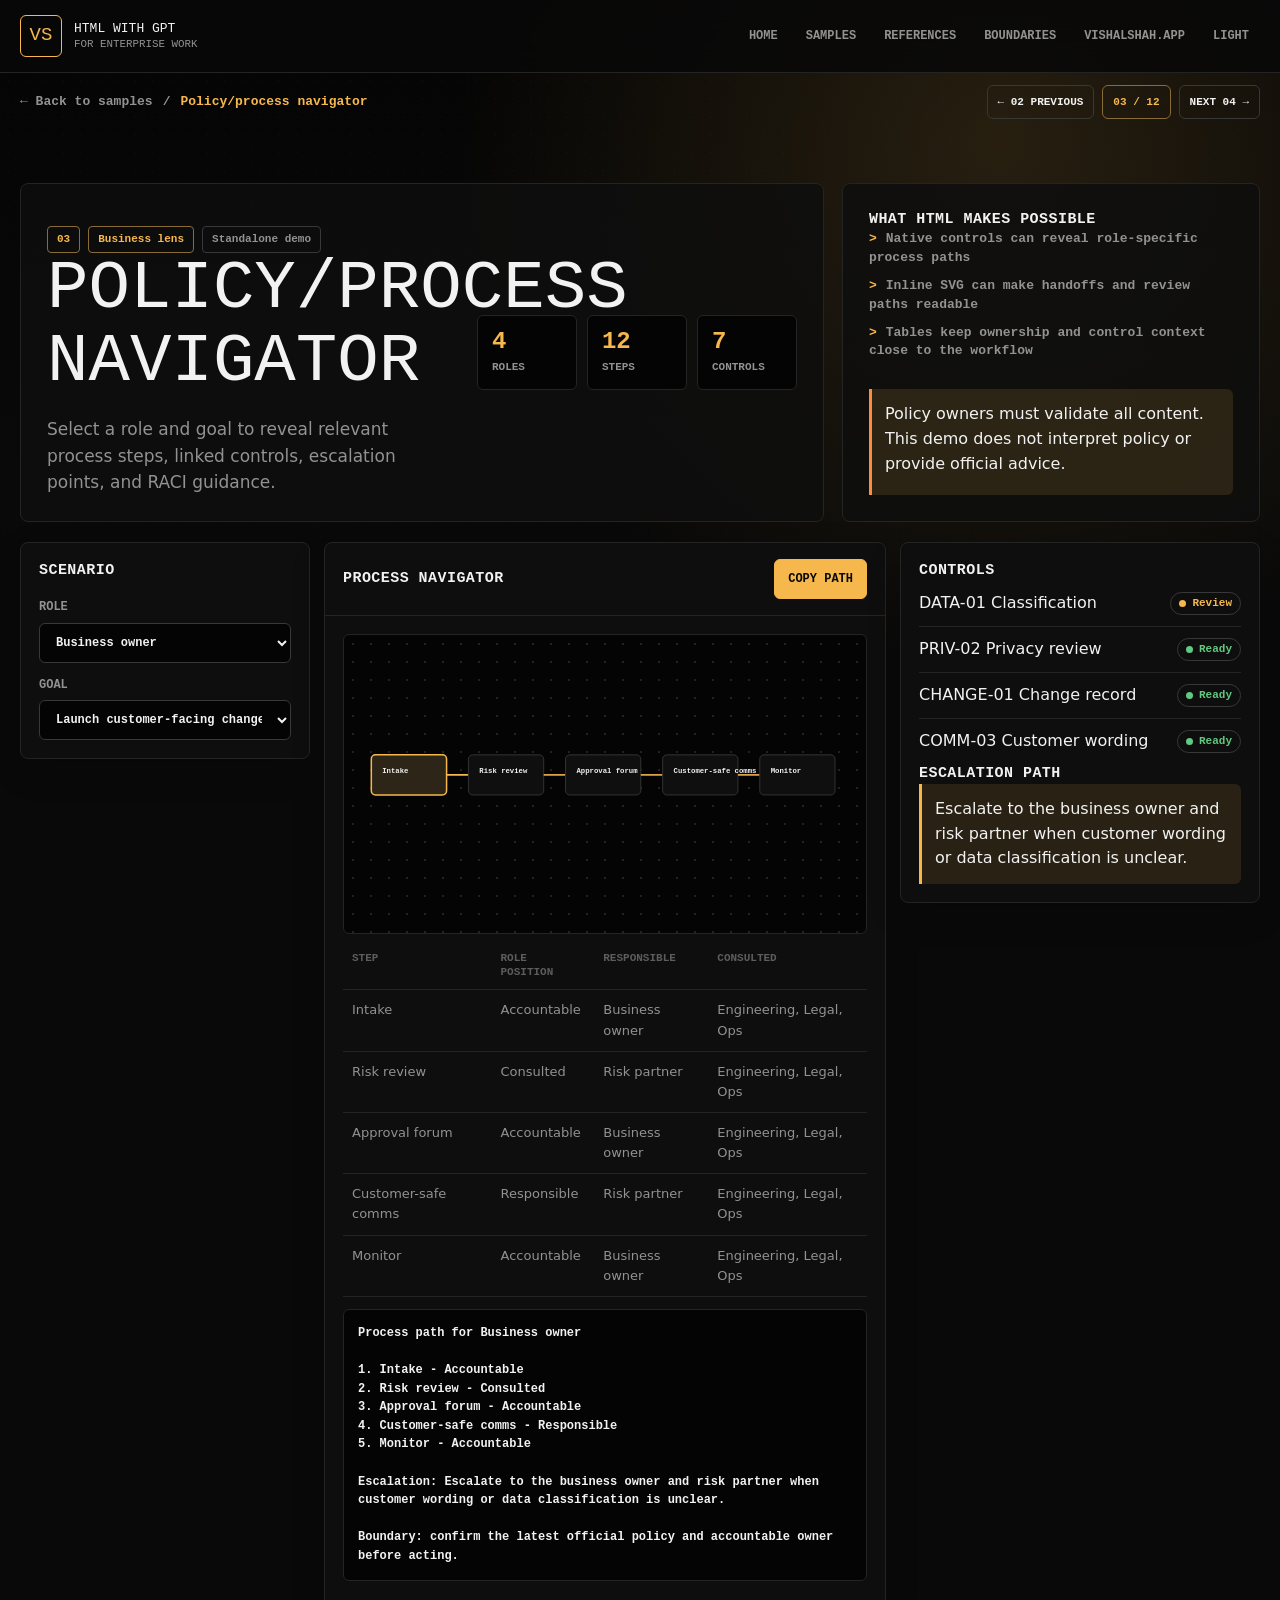
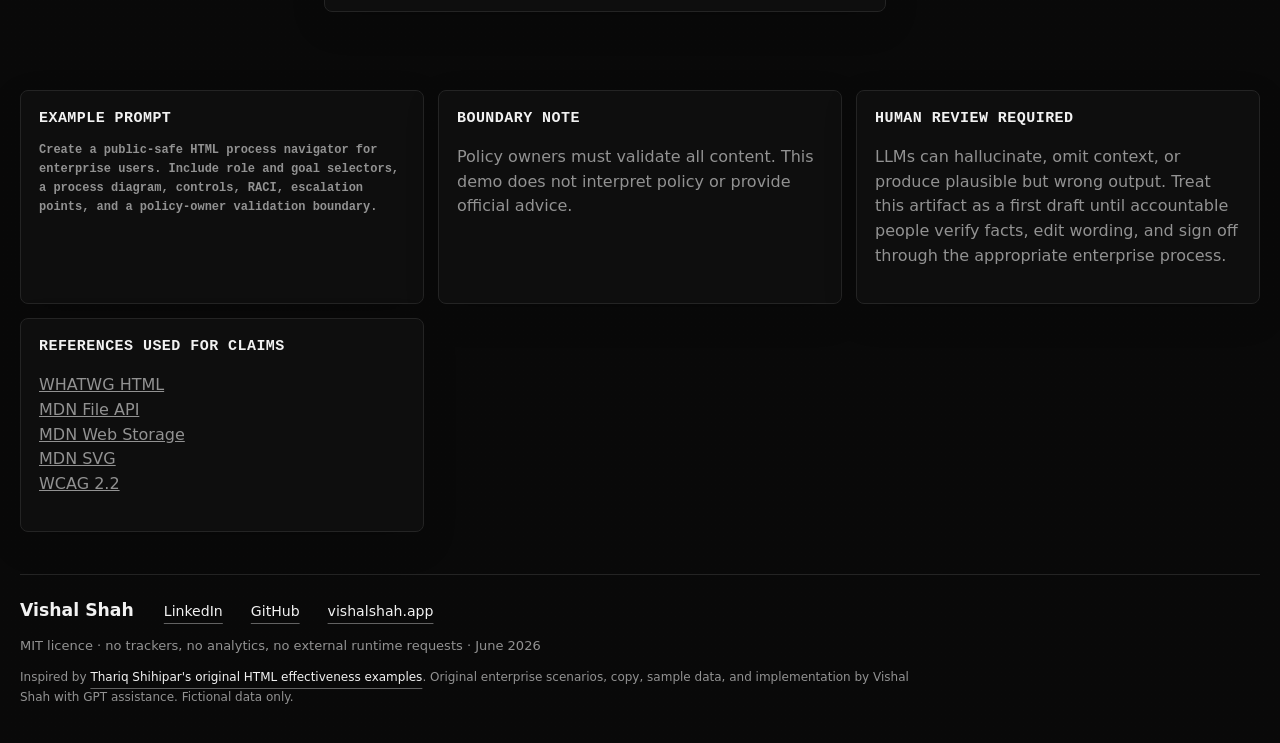
<file: samples/policy-process-navigator.html>
<!doctype html>
<html lang="en">
<head>
  <meta charset="utf-8">
  <meta name="viewport" content="width=device-width, initial-scale=1">
  <meta name="description" content="Select a role and goal to reveal relevant process steps, linked controls, escalation points, and RACI guidance.">
  <meta property="og:title" content="Policy/process navigator | HTML with GPT for Enterprise Work">
  <meta property="og:description" content="Select a role and goal to reveal relevant process steps, linked controls, escalation points, and RACI guidance.">
  <meta property="og:type" content="article">
  <meta property="og:url" content="https://vishal8shah.github.io/HTML-with-GPT/samples/policy-process-navigator.html">
  <meta property="og:image" content="https://vishal8shah.github.io/HTML-with-GPT/assets/social-preview.png">
  <meta name="twitter:card" content="summary_large_image">
  <meta name="twitter:title" content="Policy/process navigator | HTML with GPT for Enterprise Work">
  <meta name="twitter:description" content="Select a role and goal to reveal relevant process steps, linked controls, escalation points, and RACI guidance.">
  <meta name="twitter:image" content="https://vishal8shah.github.io/HTML-with-GPT/assets/social-preview.png">
  <meta name="theme-color" content="#080807">
  <link rel="canonical" href="https://vishal8shah.github.io/HTML-with-GPT/samples/policy-process-navigator.html">
  <link rel="icon" href="../favicon.svg" type="image/svg+xml">
  <link rel="alternate icon" href="/HTML-with-GPT/favicon.ico" sizes="any">
  <title>Policy/process navigator | HTML with GPT for Enterprise Work</title>
  <style>
:root {
  color-scheme: dark;
  --bg: oklch(14% 0 0);
  --bg-2: oklch(11% 0 0);
  --surface: oklch(17% 0 0);
  --surface-2: oklch(20% 0 0);
  --ink: oklch(96% 0 0);
  --muted: oklch(66% 0 0);
  --faint: oklch(48% 0 0);
  --line: oklch(26% 0 0);
  --line-strong: oklch(34% 0 0);
  --accent: oklch(82% .14 78);
  --accent-2: #ffb43b;
  --accent-ink: oklch(14% 0 0);
  --blue: #62a8ff;
  --green: #63c981;
  --red: #ff6b57;
  --orange: #ff8b3d;
  --shadow: 0 24px 80px rgba(0, 0, 0, .38);
  --radius: 8px;
  --sans: Inter, ui-sans-serif, system-ui, -apple-system, "Segoe UI", Arial, sans-serif;
  --mono: "JetBrains Mono", "SFMono-Regular", Consolas, "Liberation Mono", Menlo, monospace;
}

html[data-theme="light"] {
  color-scheme: light;
  --bg: oklch(98.5% 0 0);
  --bg-2: oklch(96% 0 0);
  --surface: oklch(100% 0 0);
  --surface-2: oklch(94.5% 0 0);
  --ink: oklch(18% 0 0);
  --muted: oklch(45% 0 0);
  --faint: oklch(60% 0 0);
  --line: oklch(88% 0 0);
  --line-strong: oklch(76% 0 0);
  --accent: oklch(78% .14 78);
  --accent-2: #c68509;
  --accent-ink: oklch(18% 0 0);
  --shadow: 0 24px 70px rgba(0, 0, 0, .12);
}

* {
  box-sizing: border-box;
}

html {
  scroll-behavior: smooth;
}

body {
  margin: 0;
  min-width: 320px;
  background:
    radial-gradient(circle at 78% 6%, color-mix(in srgb, var(--accent) 14%, transparent), transparent 34rem),
    linear-gradient(180deg, var(--bg-2), var(--bg) 30rem),
    var(--bg);
  color: var(--ink);
  font-family: var(--sans);
  line-height: 1.55;
  -webkit-font-smoothing: antialiased;
  text-rendering: optimizeLegibility;
}

body::before {
  content: "";
  position: fixed;
  inset: 0;
  z-index: -1;
  opacity: .18;
  background-image:
    radial-gradient(circle, color-mix(in srgb, var(--line-strong) 55%, transparent) 1px, transparent 1.5px),
    linear-gradient(color-mix(in srgb, var(--line) 50%, transparent) 1px, transparent 1px),
    linear-gradient(90deg, color-mix(in srgb, var(--line) 50%, transparent) 1px, transparent 1px);
  background-size: 18px 18px, 36px 36px, 36px 36px;
  mask-image: linear-gradient(180deg, #000, transparent 78%);
}

a {
  color: inherit;
}

button,
input,
select,
textarea {
  font: inherit;
}

a:focus-visible,
button:focus-visible,
input:focus-visible,
select:focus-visible,
textarea:focus-visible {
  outline: 2px solid var(--accent);
  outline-offset: 3px;
}

.sample-shell {
  width: min(1440px, calc(100% - 40px));
  margin: 0 auto;
}

.sample-header {
  position: sticky;
  top: 0;
  z-index: 30;
  border-bottom: 1px solid var(--line);
  background: color-mix(in srgb, var(--bg) 88%, transparent);
  backdrop-filter: blur(18px);
}

.sample-nav {
  display: flex;
  align-items: center;
  justify-content: space-between;
  gap: 20px;
  min-height: 72px;
}

.brand {
  display: inline-flex;
  align-items: center;
  gap: 12px;
  color: var(--ink);
  font-family: var(--mono);
  text-decoration: none;
}

.brand-mark {
  display: grid;
  width: 42px;
  height: 42px;
  place-items: center;
  border: 1px solid var(--accent);
  border-radius: 6px;
  color: var(--accent);
  font-size: 19px;
}

.brand-text {
  display: grid;
  gap: 1px;
  font-size: 13px;
  line-height: 1.15;
  text-transform: uppercase;
}

.brand-text small {
  color: var(--muted);
}

.links {
  display: flex;
  align-items: center;
  justify-content: flex-end;
  gap: 6px;
}

.links a,
.links button {
  border: 0;
  border-radius: 6px;
  background: transparent;
  color: var(--muted);
  cursor: pointer;
  font: 800 12px/1 var(--mono);
  padding: 10px 11px;
  text-decoration: none;
  text-transform: uppercase;
}

.links a:hover,
.links button:hover {
  background: var(--surface);
  color: var(--accent);
}

.theme-toggle {
  display: inline-flex;
  align-items: center;
  gap: 9px;
  border: 1px solid var(--line-strong);
  border-radius: 999px;
  background: var(--surface);
  color: var(--muted);
  cursor: pointer;
  font: 700 12px/1 var(--mono);
  padding: 8px 11px;
  text-transform: uppercase;
}

.theme-toggle::before {
  content: "";
  width: 22px;
  height: 12px;
  border: 1px solid var(--accent);
  border-radius: 999px;
  background: linear-gradient(90deg, transparent 44%, var(--accent) 45%);
}

.sample-hero {
  display: grid;
  grid-template-columns: minmax(0, 1fr) minmax(360px, .52fr);
  gap: 18px;
  align-items: stretch;
  padding: 38px 0 20px;
}

.hero-panel,
.proof-panel {
  border: 1px solid var(--line);
  border-radius: var(--radius);
  background: color-mix(in srgb, var(--surface) 86%, transparent);
  padding: 26px;
}

.hero-panel {
  display: grid;
  grid-template-columns: minmax(0, 1fr) minmax(320px, .72fr);
  gap: 24px;
  align-items: center;
}

.crumb {
  display: flex;
  flex-wrap: wrap;
  gap: 10px;
  color: var(--muted);
  font: 700 13px/1.2 var(--mono);
}

.crumb a {
  color: var(--muted);
  text-decoration: none;
}

.crumb span:last-child {
  color: var(--accent);
}

.sample-subnav {
  display: flex;
  align-items: center;
  justify-content: space-between;
  gap: 18px;
  padding: 12px 0 26px;
}

.sample-pager {
  display: flex;
  align-items: center;
  flex-wrap: wrap;
  justify-content: flex-end;
  gap: 8px;
}

.sample-pager a,
.sample-pager span {
  display: inline-flex;
  align-items: center;
  min-height: 34px;
  border: 1px solid var(--line-strong);
  border-radius: 6px;
  color: var(--muted);
  font: 800 11px/1 var(--mono);
  padding: 9px 10px;
  text-decoration: none;
  text-transform: uppercase;
}

.sample-pager a {
  color: var(--ink);
}

.sample-pager a:hover {
  border-color: var(--accent);
  color: var(--accent);
}

.sample-pager span {
  border-color: color-mix(in srgb, var(--accent) 48%, var(--line));
  color: var(--accent);
}

.sample-hero h1 {
  margin: 0;
  font-family: var(--mono);
  font-size: clamp(38px, 5.4vw, 74px);
  font-weight: 500;
  line-height: 1.05;
  letter-spacing: 0;
  text-transform: uppercase;
}

.sample-hero p {
  max-width: 760px;
  margin: 18px 0 0;
  color: var(--muted);
  font-size: 17px;
}

.hero-stats {
  display: grid;
  grid-template-columns: repeat(3, minmax(0, 1fr));
  gap: 10px;
}

.stat {
  border: 1px solid var(--line);
  border-radius: 6px;
  background: var(--bg-2);
  padding: 14px;
}

.stat strong {
  display: block;
  color: var(--accent);
  font: 800 24px/1 var(--mono);
}

.stat span {
  display: block;
  margin-top: 6px;
  color: var(--muted);
  font: 700 11px/1.35 var(--mono);
  text-transform: uppercase;
}

.proof-panel {
  display: grid;
  gap: 22px;
}

.proof-panel h2,
.workspace h2,
.panel h2,
.panel h3 {
  margin: 0;
  font: 700 15px/1.35 var(--mono);
  letter-spacing: .03em;
  text-transform: uppercase;
}

.proof-list {
  display: grid;
  gap: 9px;
  color: var(--muted);
  font: 600 13px/1.45 var(--mono);
}

.proof-list span::before {
  content: ">";
  color: var(--accent);
  margin-right: 9px;
}

.badge-row {
  display: flex;
  flex-wrap: wrap;
  gap: 8px;
  margin-top: 16px;
}

.badge {
  border: 1px solid var(--line-strong);
  border-radius: 4px;
  color: var(--muted);
  font: 800 11px/1 var(--mono);
  padding: 7px 9px;
}

.badge.good {
  border-color: color-mix(in srgb, var(--accent) 48%, var(--line));
  color: var(--accent);
}

.app-grid {
  display: grid;
  grid-template-columns: 290px minmax(0, 1fr) 360px;
  gap: 14px;
  align-items: start;
  padding: 0 0 78px;
}

.panel,
.workspace {
  border: 1px solid var(--line);
  border-radius: var(--radius);
  background: color-mix(in srgb, var(--surface) 88%, transparent);
  box-shadow: 0 12px 34px rgba(0, 0, 0, .16);
}

.panel {
  padding: 18px;
}

.workspace {
  min-height: 620px;
  overflow: hidden;
}

.workspace-head,
.panel-head {
  display: flex;
  align-items: center;
  justify-content: space-between;
  gap: 16px;
  border-bottom: 1px solid var(--line);
  padding: 16px 18px;
}

.workspace-body {
  padding: 18px;
}

.control-group {
  display: grid;
  gap: 14px;
  margin-top: 18px;
}

.control-group button.active {
  border-color: var(--accent);
  background: color-mix(in srgb, var(--accent) 12%, var(--surface));
  color: var(--accent);
}

label,
.label {
  display: grid;
  gap: 7px;
  color: var(--muted);
  font: 760 12px/1.35 var(--mono);
  text-transform: uppercase;
}

input,
select,
textarea {
  width: 100%;
  border: 1px solid var(--line-strong);
  border-radius: 6px;
  background: var(--bg-2);
  color: var(--ink);
  padding: 11px 12px;
}

input[type="range"] {
  accent-color: var(--accent);
}

textarea {
  min-height: 130px;
  resize: vertical;
}

button,
.button {
  display: inline-flex;
  align-items: center;
  justify-content: center;
  gap: 8px;
  min-height: 40px;
  border: 1px solid var(--line-strong);
  border-radius: 6px;
  background: var(--surface);
  color: var(--ink);
  cursor: pointer;
  font: 820 12px/1 var(--mono);
  padding: 10px 13px;
  text-decoration: none;
  text-transform: uppercase;
}

button.primary,
.button.primary {
  border-color: var(--accent);
  background: var(--accent);
  color: var(--accent-ink);
}

button:hover,
.button:hover {
  border-color: var(--accent);
}

.toolbar {
  display: flex;
  flex-wrap: wrap;
  gap: 10px;
}

.tabs {
  display: flex;
  flex-wrap: wrap;
  gap: 8px;
}

.tabs button.active {
  border-color: var(--accent);
  color: var(--accent);
}

.cards {
  display: grid;
  grid-template-columns: repeat(3, minmax(0, 1fr));
  gap: 12px;
}

.mini-card {
  border: 1px solid var(--line);
  border-radius: 6px;
  background: var(--bg-2);
  padding: 15px;
}

.mini-card.selected {
  border-color: var(--accent);
  background: color-mix(in srgb, var(--accent) 12%, var(--surface));
}

.mini-card h3 {
  margin: 0 0 8px;
  font: 700 16px/1.3 var(--mono);
  text-transform: none;
}

.mini-card p {
  margin: 0;
  color: var(--muted);
  font-size: 13px;
}

.metric {
  display: flex;
  align-items: center;
  justify-content: space-between;
  gap: 12px;
  border-bottom: 1px solid var(--line);
  padding: 10px 0;
}

.metric:last-child {
  border-bottom: 0;
}

.meter {
  height: 10px;
  border-radius: 999px;
  background: var(--line);
  overflow: hidden;
}

.meter span {
  display: block;
  height: 100%;
  border-radius: inherit;
  background: linear-gradient(90deg, var(--accent), var(--green));
}

.data-table,
table {
  width: 100%;
  border-collapse: collapse;
  font-size: 13px;
}

th,
td {
  border-bottom: 1px solid var(--line);
  padding: 10px 9px;
  text-align: left;
  vertical-align: top;
}

th {
  color: var(--faint);
  font: 800 11px/1.25 var(--mono);
  text-transform: uppercase;
}

td {
  color: var(--muted);
}

td strong {
  color: var(--ink);
}

.status {
  display: inline-flex;
  align-items: center;
  gap: 6px;
  border: 1px solid var(--line-strong);
  border-radius: 999px;
  color: var(--muted);
  font: 800 11px/1 var(--mono);
  padding: 5px 8px;
}

.status::before {
  content: "";
  width: 7px;
  height: 7px;
  border-radius: 50%;
  background: currentColor;
}

.status.high,
.status.critical,
.status.blocked,
.status.missing {
  color: var(--red);
}

.status.medium,
.status.review,
.status.draft {
  color: var(--accent);
}

.status.low,
.status.ready,
.status.accepted,
.status.done {
  color: var(--green);
}

.note {
  border-left: 3px solid var(--accent);
  border-radius: 0 6px 6px 0;
  background: color-mix(in srgb, var(--accent) 12%, transparent);
  color: var(--ink);
  padding: 13px;
}

.note.warning {
  border-left-color: var(--orange);
}

.note.danger {
  border-left-color: var(--red);
  background: color-mix(in srgb, var(--red) 11%, transparent);
}

.output {
  border: 1px solid var(--line);
  border-radius: 6px;
  background: var(--bg-2);
  color: var(--ink);
  font: 650 12px/1.55 var(--mono);
  min-height: 190px;
  overflow: auto;
  padding: 14px;
  white-space: pre-wrap;
}

.diagram {
  width: 100%;
  min-height: 300px;
  border: 1px solid var(--line);
  border-radius: 6px;
  background:
    radial-gradient(circle, color-mix(in srgb, var(--line-strong) 58%, transparent) 1px, transparent 1.5px),
    var(--bg-2);
  background-size: 18px 18px;
}

.diagram text {
  fill: var(--ink);
  font: 750 12px var(--mono);
  pointer-events: none;
}

.diagram .node {
  fill: var(--surface);
  stroke: var(--line-strong);
  stroke-width: 1.5;
  cursor: pointer;
}

.diagram .node.active {
  fill: color-mix(in srgb, var(--accent) 13%, var(--surface));
  stroke: var(--accent);
  stroke-width: 2.5;
}

.diagram .node.high {
  stroke: var(--red);
}

.diagram .node.medium {
  stroke: var(--accent);
}

.diagram .node.low {
  stroke: var(--green);
}

.diagram .line {
  fill: none;
  stroke: var(--faint);
  stroke-width: 1.8;
}

.diagram .line.hot {
  stroke: var(--accent);
  stroke-width: 2.6;
}

.diagram .line.danger {
  stroke: var(--red);
}

.diagram .line.dashed {
  stroke-dasharray: 5 5;
}

.impact-presentation-active .app-grid {
  grid-template-columns: 1fr;
}

.impact-presentation-active [data-controls],
.impact-presentation-active [data-inspector] {
  display: none;
}

.impact-presentation-active .workspace {
  min-height: 760px;
}

.impact-presenter-shell {
  display: grid;
  gap: 16px;
}

.impact-presenter-top {
  display: flex;
  justify-content: space-between;
  gap: 18px;
  align-items: flex-start;
  padding: 16px;
  border: 1px solid color-mix(in srgb, var(--accent) 45%, var(--line));
  border-radius: 8px;
  background:
    linear-gradient(135deg, color-mix(in srgb, var(--accent) 10%, transparent), transparent 44%),
    var(--bg-2);
}

.impact-presenter-top span,
.panel-label {
  display: block;
  color: var(--accent);
  font: 850 11px/1.2 var(--mono);
  letter-spacing: .08em;
  text-transform: uppercase;
}

.impact-presenter-top h2 {
  margin: 7px 0 0;
  color: var(--ink);
  font-size: clamp(30px, 5vw, 56px);
  letter-spacing: -0.04em;
  line-height: .95;
}

.impact-presenter-actions {
  display: flex;
  flex-wrap: wrap;
  gap: 8px;
  justify-content: flex-end;
}

.impact-presenter {
  display: grid;
  grid-template-columns: minmax(180px, 220px) minmax(0, 1fr);
  gap: 14px;
}

.impact-slide-rail {
  display: grid;
  align-content: start;
  gap: 8px;
}

.impact-slide-button {
  display: grid;
  grid-template-columns: auto minmax(0, 1fr);
  gap: 10px;
  align-items: center;
  min-height: 62px;
  padding: 12px;
  border: 1px solid var(--line);
  border-radius: 8px;
  background: var(--bg-2);
  color: var(--muted);
  text-align: left;
}

.impact-slide-button span {
  display: grid;
  place-items: center;
  width: 32px;
  height: 32px;
  border: 1px solid var(--line-strong);
  border-radius: 999px;
  color: var(--accent);
  font: 900 11px/1 var(--mono);
}

.impact-slide-button.active {
  border-color: color-mix(in srgb, var(--accent) 62%, var(--line));
  background: color-mix(in srgb, var(--accent) 12%, var(--bg-2));
  color: var(--ink);
}

.impact-stage {
  display: grid;
  grid-template-columns: minmax(0, 1.55fr) minmax(240px, .45fr);
  grid-template-areas:
    "map inspector"
    "evidence notes";
  gap: 14px;
}

.impact-map-card,
.impact-inspector,
.impact-evidence-drawer,
.impact-notes {
  border: 1px solid var(--line);
  border-radius: 8px;
  background:
    linear-gradient(180deg, color-mix(in srgb, var(--surface) 88%, transparent), var(--bg-2));
  box-shadow: 0 18px 70px color-mix(in srgb, #000 20%, transparent);
}

.impact-map-card {
  position: relative;
  grid-area: map;
  overflow: hidden;
}

.impact-map-card::before {
  content: "";
  position: absolute;
  inset: 0;
  pointer-events: none;
  background: radial-gradient(circle at 50% 42%, color-mix(in srgb, var(--accent) 13%, transparent), transparent 48%);
}

.impact-map {
  position: relative;
  min-height: 430px;
  border: 0;
  border-radius: 8px;
  background:
    radial-gradient(circle, color-mix(in srgb, var(--line-strong) 58%, transparent) 1px, transparent 1.5px),
    color-mix(in srgb, var(--bg-2) 82%, #000);
  background-size: 20px 20px;
}

.diagram .node.spotlight {
  filter: drop-shadow(0 0 14px color-mix(in srgb, var(--accent) 75%, transparent));
}

.diagram .line.critical {
  stroke-dasharray: 10 7;
  animation: dashFlow 1.6s linear infinite;
}

.impact-inspector {
  grid-area: inspector;
  padding: 16px;
}

.impact-inspector .note,
.impact-notes p {
  margin-top: 12px;
}

.muted-text {
  color: var(--muted);
}

.impact-evidence-drawer {
  grid-area: evidence;
  padding: 16px;
  animation: drawerReveal .28s ease both;
}

.impact-notes {
  grid-area: notes;
  padding: 16px;
}

.impact-notes p {
  color: var(--ink);
  font-size: 14px;
}

.impact-timeline {
  display: grid;
  grid-template-columns: repeat(7, minmax(0, 1fr));
  gap: 8px;
  margin: 0;
  padding: 0;
  list-style: none;
}

.impact-timeline-step {
  display: grid;
  gap: 8px;
  min-height: 74px;
  padding: 12px;
  border: 1px solid var(--line);
  border-radius: 8px;
  background: var(--bg-2);
  color: var(--muted);
  font: 800 11px/1.25 var(--mono);
}

.impact-timeline-step span {
  display: grid;
  place-items: center;
  width: 24px;
  height: 24px;
  border: 1px solid var(--line-strong);
  border-radius: 999px;
}

.impact-timeline-step.complete {
  color: var(--ink);
  border-color: color-mix(in srgb, var(--accent) 42%, var(--line));
}

.impact-timeline-step.current {
  background: color-mix(in srgb, var(--accent) 12%, var(--bg-2));
}

@keyframes dashFlow {
  to {
    stroke-dashoffset: -34;
  }
}

@keyframes drawerReveal {
  from {
    opacity: 0;
    transform: translateY(8px);
  }

  to {
    opacity: 1;
    transform: translateY(0);
  }
}

.matrix {
  display: grid;
  grid-template-columns: repeat(5, minmax(0, 1fr));
  gap: 6px;
}

.matrix-cell {
  display: grid;
  min-height: 58px;
  place-items: center;
  border: 1px solid var(--line);
  border-radius: 5px;
  background: var(--bg-2);
  color: var(--muted);
  font: 800 12px/1 var(--mono);
}

.matrix-cell.active {
  border-color: var(--accent);
  background: color-mix(in srgb, var(--accent) 16%, transparent);
  color: var(--accent);
}

.heatmap {
  display: grid;
  grid-template-columns: repeat(5, 1fr);
  gap: 5px;
}

.heatmap span {
  min-height: 28px;
  border: 1px solid var(--line);
  border-radius: 4px;
}

.timeline {
  position: relative;
  display: grid;
  gap: 12px;
}

.event {
  display: grid;
  grid-template-columns: 76px minmax(0, 1fr);
  gap: 14px;
  border: 1px solid var(--line);
  border-radius: 6px;
  background: var(--bg-2);
  padding: 14px;
}

.event time {
  color: var(--accent);
  font: 800 13px/1 var(--mono);
}

.event p {
  margin: 4px 0 0;
  color: var(--muted);
}

.toggle-row {
  display: flex;
  align-items: center;
  justify-content: space-between;
  gap: 14px;
  border-bottom: 1px solid var(--line);
  padding: 13px 0;
}

.switch {
  position: relative;
  width: 54px;
  height: 30px;
  flex: 0 0 auto;
}

.switch input {
  position: absolute;
  opacity: 0;
}

.slider {
  position: absolute;
  inset: 0;
  border-radius: 999px;
  background: var(--line-strong);
  cursor: pointer;
}

.slider::after {
  content: "";
  position: absolute;
  top: 4px;
  left: 4px;
  width: 22px;
  height: 22px;
  border-radius: 50%;
  background: var(--ink);
  transition: transform 160ms ease;
}

.switch input:checked + .slider {
  background: var(--accent);
}

.switch input:checked + .slider::after {
  transform: translateX(24px);
  background: var(--accent-ink);
}

.artifact-sections {
  display: grid;
  grid-template-columns: repeat(3, minmax(0, 1fr));
  gap: 14px;
  padding: 0 0 42px;
}

.artifact-sections .panel {
  min-height: 210px;
}

.artifact-sections p {
  color: var(--muted);
}

.prompt {
  font: 650 12px/1.6 var(--mono);
  white-space: pre-wrap;
}

.footer-note {
  border-top: 1px solid var(--line);
  padding: 26px 0 36px;
  color: var(--muted);
  font-size: 13px;
}

.footer-signature {
  display: grid;
  gap: 13px;
}

.signature-row {
  display: flex;
  flex-wrap: wrap;
  align-items: baseline;
  gap: 10px clamp(16px, 2.4vw, 30px);
}

.signature-name {
  color: var(--ink);
  font: 800 clamp(15px, 1.35vw, 18px)/1.1 var(--sans);
}

.signature-links {
  display: flex;
  flex-wrap: wrap;
  gap: 10px clamp(16px, 2.4vw, 28px);
  font-size: clamp(13px, 1.1vw, 15px);
}

.signature-meta {
  margin: 0;
  max-width: 920px;
  font-size: 13px;
  line-height: 1.5;
}

.signature-credit {
  margin: 0;
  max-width: 920px;
  font-size: 12px;
  line-height: 1.6;
}

.footer-note a,
.signature-credit a {
  color: var(--ink);
  text-decoration-color: color-mix(in oklch, var(--muted), transparent 35%);
  text-underline-offset: 7px;
}

.footer-note a:hover,
.signature-credit a:hover {
  color: var(--accent);
  text-decoration-color: var(--accent);
}

@media (max-width: 1180px) {
  .sample-hero,
  .hero-panel,
  .app-grid,
  .artifact-sections,
  .impact-presenter,
  .impact-stage {
    grid-template-columns: 1fr;
  }

  .workspace {
    min-height: 0;
  }

  .impact-stage {
    grid-template-areas:
      "map"
      "inspector"
      "evidence"
      "notes";
  }

  .impact-slide-rail,
  .impact-timeline {
    grid-template-columns: repeat(3, minmax(180px, 1fr));
    overflow-x: auto;
  }
}

@media (max-width: 760px) {
  .sample-shell {
    width: min(100% - 28px, 1440px);
  }

  .sample-nav {
    align-items: flex-start;
    flex-direction: column;
    gap: 12px;
    padding: 14px 0;
  }

  .links {
    width: 100%;
    justify-content: flex-start;
    overflow-x: auto;
    padding-bottom: 3px;
  }

  .links a,
  .links button {
    flex: 0 0 auto;
    font-size: 11px;
  }

  .sample-hero {
    padding-top: 24px;
  }

  .sample-subnav {
    align-items: flex-start;
    flex-direction: column;
  }

  .sample-pager {
    width: 100%;
    justify-content: flex-start;
  }

  .hero-panel,
  .proof-panel,
  .panel,
  .workspace-body {
    padding: 14px;
  }

  .sample-hero h1 {
    font-size: clamp(34px, 10vw, 46px);
  }

  .hero-stats,
  .cards {
    grid-template-columns: 1fr;
  }

  .workspace-head,
  .panel-head {
    align-items: flex-start;
    flex-direction: column;
  }

  .impact-presentation-active .workspace {
    min-height: 0;
  }

  .impact-presenter-top {
    flex-direction: column;
  }

  .impact-presenter-actions {
    justify-content: flex-start;
  }

  .impact-slide-rail,
  .impact-timeline {
    grid-template-columns: 1fr;
  }

  .impact-map {
    min-height: 320px;
  }
}

@media (prefers-reduced-motion: reduce) {
  *,
  *::before,
  *::after {
    scroll-behavior: auto !important;
    transition-duration: 0.01ms !important;
    animation-duration: 0.01ms !important;
    animation-iteration-count: 1 !important;
  }

  .diagram .line.critical {
    stroke-dasharray: 0;
  }
}

.skip-link {
  position: fixed;
  left: 16px;
  top: 16px;
  z-index: 100;
  transform: translateY(-160%);
  border: 1px solid var(--accent);
  border-radius: 6px;
  background: var(--bg);
  color: var(--accent);
  font: 800 12px/1 var(--mono);
  padding: 12px 14px;
  text-decoration: none;
}

.skip-link:focus {
  transform: translateY(0);
}

.legend {
  display: flex;
  flex-wrap: wrap;
  gap: 8px;
  margin: 10px 0 14px;
}

.legend-item {
  display: inline-flex;
  align-items: center;
  gap: 7px;
  color: var(--muted);
  font: 800 11px/1 var(--mono);
  text-transform: uppercase;
}

.legend-dot {
  width: 10px;
  height: 10px;
  border-radius: 999px;
  border: 1px solid var(--line-strong);
  background: var(--faint);
}

.legend-dot.low,
.risk-band.low {
  background: var(--green);
}

.legend-dot.medium,
.risk-band.medium {
  background: var(--accent);
}

.legend-dot.high,
.risk-band.high {
  background: var(--red);
}

.legend-dot.critical,
.risk-band.critical {
  background: color-mix(in srgb, var(--red) 70%, var(--accent));
}

.contribution-grid,
.triple-bars,
.branch-panel {
  display: grid;
  gap: 8px;
  margin-top: 12px;
}

.contribution-row,
.triple-row {
  display: grid;
  grid-template-columns: minmax(90px, .35fr) minmax(0, 1fr) auto;
  gap: 10px;
  align-items: center;
  color: var(--muted);
  font: 750 11px/1.2 var(--mono);
  text-transform: uppercase;
}

.risk-band {
  display: inline-flex;
  align-items: center;
  justify-content: center;
  min-width: 90px;
  border-radius: 999px;
  color: var(--accent-ink);
  font: 900 11px/1 var(--mono);
  padding: 7px 10px;
  text-transform: uppercase;
}

textarea.response-editor,
textarea.why-editor {
  min-height: 150px;
}

.diff-line {
  display: block;
  border-left: 3px solid transparent;
  color: var(--muted);
  font-family: var(--mono);
  padding: 4px 8px;
  transition: background .2s ease, border-color .2s ease, color .2s ease, opacity .2s ease;
}

.diff-line.highlight {
  border-left-color: var(--accent);
  background: color-mix(in srgb, var(--accent) 10%, transparent);
  color: var(--ink);
}

.diff-line.muted {
  color: var(--faint);
  opacity: .52;
}

.diff-line.context {
  color: var(--faint);
}

.finding-list {
  display: grid;
  gap: 10px;
}

.finding-button {
  width: 100%;
  border: 1px solid var(--line);
  border-radius: 8px;
  background: var(--surface);
  color: var(--ink);
  cursor: pointer;
  padding: 12px;
  text-align: left;
}

.finding-button[aria-pressed="true"] {
  border-color: var(--accent);
  background: color-mix(in srgb, var(--accent) 10%, var(--surface));
}

.finding-button strong,
.finding-button span {
  display: block;
}

.finding-button span {
  margin-top: 6px;
  color: var(--muted);
  font: 600 12px/1.45 var(--mono);
}

.type-badge {
  margin-left: 6px;
  border: 1px solid var(--line-strong);
  border-radius: 999px;
  color: var(--accent);
  font: 800 10px/1 var(--mono);
  padding: 3px 6px;
  text-transform: uppercase;
}

.csv-notice {
  margin: 0 0 12px;
}


.panel,
.workspace,
.workspace-body,
.mini-card,
.note,
.output {
  min-width: 0;
}

.diagram,
table,
.output {
  max-width: 100%;
}

table {
  width: 100%;
}
@media print {
  .sample-header,
  .sample-subnav,
  [data-controls],
  .workspace-head .toolbar,
  .artifact-sections,
  .footer-note {
    display: none !important;
  }

  body {
    background: #fff !important;
    color: #111 !important;
  }

  .app-grid,
  .workspace,
  .workspace-body {
    display: block !important;
    border: 0 !important;
    box-shadow: none !important;
  }
}
  </style>
</head>
<body data-sample="policy-process-navigator">
  <div data-sample-root></div>
  <script>
const SAMPLES = {
  "decision-brief-explorer": {
    number: "01",
    lens: "Business lens",
    title: "Decision brief explorer",
    summary: "Compare fictional options, tune criteria weights, inspect stakeholder impact, and export a concise recommendation draft.",
    stats: [["3", "Options"], ["5", "Criteria"], ["8", "Stakeholders"]],
    proof: ["Forms update the decision model instantly", "CSS meters and SVG make trade-offs visible", "Clipboard/download actions create a portable brief"],
    boundary: "This structures a human decision review. It does not validate facts, authorize spend, or replace governance forums.",
    prompt: "Create a self-contained HTML decision brief explorer for three enterprise options. Include weighted criteria, stakeholder impact, a recommendation draft, export actions, and a clear boundary that it is not a sign-off record.",
    type: "decision"
  },
  "meeting-action-tracker": {
    number: "02",
    lens: "Business lens",
    title: "Meeting action tracker",
    summary: "Turn a fictional meeting into owner-filtered actions, due-date timeline, decisions, and a copyable follow-up note.",
    stats: [["9", "Actions"], ["4", "Owners"], ["3", "Decisions"]],
    proof: ["Checkboxes persist locally in the browser", "Filters and timelines make follow-up easier to scan", "Generated text can be copied into official tools after review"],
    boundary: "This is not a system of record. Real actions belong in the official workflow, ticketing, or collaboration platform.",
    prompt: "Create a standalone HTML meeting action tracker for an enterprise review meeting. Include owners, due dates, statuses, decisions, filters, local state, a timeline, and a follow-up export.",
    type: "meeting"
  },
  "policy-process-navigator": {
    number: "03",
    lens: "Business lens",
    title: "Policy/process navigator",
    summary: "Select a role and goal to reveal relevant process steps, linked controls, escalation points, and RACI guidance.",
    stats: [["4", "Roles"], ["12", "Steps"], ["7", "Controls"]],
    proof: ["Native controls can reveal role-specific process paths", "Inline SVG can make handoffs and review paths readable", "Tables keep ownership and control context close to the workflow"],
    boundary: "Policy owners must validate all content. This demo does not interpret policy or provide official advice.",
    prompt: "Create a public-safe HTML process navigator for enterprise users. Include role and goal selectors, a process diagram, controls, RACI, escalation points, and a policy-owner validation boundary.",
    type: "policy"
  },
  "csv-triage-workspace": {
    number: "04",
    lens: "Business lens",
    title: "CSV triage workspace",
    summary: "Paste or upload fictional CSV data, profile quality, filter rows, flag anomalies, and export a cleaned view.",
    stats: [["18", "Rows"], ["5", "Fields"], ["4", "Issues"]],
    proof: ["The File API lets a static page read local files selected by the user", "JavaScript can profile and filter rows in the browser", "Export patterns create a reviewed working copy"],
    boundary: "Do not use sensitive data without explicit enterprise permission. This is not a governed data platform or data-quality control.",
    prompt: "Create a self-contained HTML CSV triage workspace. It should read pasted or uploaded CSV, profile missing values, filter by risk, flag anomalies, show charts, and export cleaned data.",
    type: "csv"
  },
  "risk-acceptance-brief": {
    number: "05",
    lens: "Business lens",
    title: "Risk acceptance brief",
    summary: "Draft a risk note with a 5x5 matrix, control checklist, mitigation timeline, and explicit human-review caveats.",
    stats: [["25", "Matrix cells"], ["6", "Controls"], ["4", "Milestones"]],
    proof: ["Forms create structured risk drafts", "Matrix visuals make likelihood and impact visible", "Print/download actions turn the artifact into a review pack"],
    boundary: "This is not risk acceptance, official evidence, legal advice, or a sign-off. It is a draft aid for accountable humans.",
    prompt: "Create a standalone HTML risk acceptance brief for fictional enterprise risk. Include a 5x5 matrix, mitigations, controls, residual risk, review path, export, and no-formal-evidence boundary.",
    type: "risk"
  },
  "customer-conversation-simulator": {
    number: "06",
    lens: "Business lens",
    title: "Customer conversation simulator",
    summary: "Practice response framing for fictional customer scenarios with tone comparison, branching next steps, and a quality checklist.",
    stats: [["4", "Scenarios"], ["3", "Tones"], ["6", "Checks"]],
    proof: ["Branching UI can simulate realistic review practice", "HTML keeps scenario, response, and checklist visible together", "Copy actions preserve the draft while keeping policy boundaries clear"],
    boundary: "This does not represent real customers, policy advice, formal communication sign-off, or AI output assurance.",
    prompt: "Create a customer conversation simulator as one HTML file. Use fictional scenarios, tone selectors, branching response drafts, communication checklist, and safe-language boundaries.",
    type: "conversation"
  },
  "architecture-decision-record": {
    number: "07",
    lens: "Engineering lens",
    title: "Architecture decision record",
    summary: "Compare architecture options, inspect target-state diagrams, capture consequences, and export an ADR-shaped draft.",
    stats: [["3", "Options"], ["9", "Forces"], ["1", "Draft ADR"]],
    proof: ["Option scorecards make ADR trade-offs inspectable", "SVG diagrams connect current and target architectures", "Generated text can follow a familiar ADR structure"],
    boundary: "Engineering leads still own design review, threat modeling, human sign-off, and implementation.",
    prompt: "Create a self-contained HTML architecture decision record for an enterprise team. Include options, scoring, architecture diagram, consequences, guardrails, and ADR export.",
    type: "adr"
  },
  "change-impact-map": {
    number: "08",
    lens: "Engineering lens",
    title: "Change impact map",
    summary: "Click services in an SVG dependency map to inspect owners, blast radius, risk paths, evidence, and reviewer checklist.",
    stats: [["12", "Services"], ["6", "Data stores"], ["14", "Controls"]],
    proof: ["Inline SVG can be scripted directly in HTML", "Filters and selected states turn diagrams into review tools", "Evidence tables make reviewer actions concrete"],
    boundary: "The map is fictional. Real dependency and ownership data must come from governed source-of-truth systems.",
    prompt: "Create a standalone HTML change impact map for an enterprise service change. Include SVG dependencies, risk filters, owner details, evidence table, timeline, and reviewer checklist export.",
    type: "impact"
  },
  "pull-request-reviewer-aid": {
    number: "09",
    lens: "Engineering lens",
    title: "Pull request reviewer aid",
    summary: "Inspect a fictional annotated diff, filter findings by severity, check ownership, and copy a focused review summary.",
    stats: [["7", "Findings"], ["4", "Files"], ["5", "Checks"]],
    proof: ["HTML can present code review focus without burying signal in a long comment", "Filters and checklists help reviewers scan by risk", "Copy/export actions preserve a compact review note"],
    boundary: "This does not replace code review, tests, security review, or reviewer accountability.",
    prompt: "Create a public-safe HTML pull request reviewer aid. Include an annotated diff mock, severity filters, ownership matrix, checklist, and copyable review summary.",
    type: "pr"
  },
  "incident-timeline": {
    number: "10",
    lens: "Engineering lens",
    title: "Incident timeline",
    summary: "Build a multi-lane incident narrative with event filters, five-whys, remediation board, and exportable postmortem draft.",
    stats: [["11", "Events"], ["5", "Whys"], ["6", "Actions"]],
    proof: ["Local forms and DOM updates turn a narrative into an inspectable timeline", "Filtering by event type supports live facilitation", "Generated postmortem text remains editable and bounded"],
    boundary: "Official incident records belong in operational systems with timestamps, ownership, and retention controls.",
    prompt: "Create a self-contained HTML incident timeline for a fictional enterprise outage. Include multi-lane events, filters, five-whys, remediation actions, and postmortem export.",
    type: "incident"
  },
  "control-evidence-pack": {
    number: "11",
    lens: "Engineering lens",
    title: "Control evidence pack",
    summary: "Track fictional evidence items, readiness status, control coverage, heatmap, and a draft review-pack view.",
    stats: [["14", "Evidence items"], ["8", "Controls"], ["4", "Owners"]],
    proof: ["Tables and status controls make evidence readiness visible", "Heatmaps make gaps easier to discuss", "Print/export patterns create a review pack without claiming formal evidence"],
    boundary: "This is not a formal evidence claim. Evidence validity requires official controls, source systems, and review process.",
    prompt: "Create a static HTML control evidence pack for a fictional enterprise engineering change. Include readiness status, owners, controls, heatmap, print view, export, and no-formal-evidence boundary.",
    type: "control"
  },
  "feature-flag-risk-editor": {
    number: "12",
    lens: "Engineering lens",
    title: "Feature-flag risk editor",
    summary: "Toggle fictional feature flags, inspect dependencies, calculate blast-radius risk, view rollout stages, and export a JSON diff.",
    stats: [["8", "Flags"], ["5", "Dependencies"], ["4", "Stages"]],
    proof: ["Local state can simulate rollout choices safely", "Dependency checks make hidden risk visible", "JSON export demonstrates a reviewable change payload"],
    boundary: "This does not change production flags. Real changes need identity, authorization, logging, human sign-off, and rollback controls.",
    prompt: "Create a feature-flag risk editor as one HTML artifact. Include toggle matrix, dependency graph, blast-radius scoring, staged rollout plan, JSON diff export, and production-change boundary.",
    type: "flags"
  }
};

const root = document.querySelector("[data-sample-root]");
const sampleId = document.body.dataset.sample;
const sample = SAMPLES[sampleId] || SAMPLES["decision-brief-explorer"];
const SAMPLE_ORDER = Object.keys(SAMPLES);

function $(selector, scope = document) {
  return scope.querySelector(selector);
}

function $$(selector, scope = document) {
  return Array.from(scope.querySelectorAll(selector));
}

function escapeHtml(value) {
  return String(value ?? "")
    .replaceAll("&", "&amp;")
    .replaceAll("<", "&lt;")
    .replaceAll(">", "&gt;")
    .replaceAll('"', "&quot;")
    .replaceAll("'", "&#039;");
}

function statusClass(value) {
  return String(value || "").toLowerCase().replaceAll(" ", "-");
}

function downloadText(filename, text, type = "text/plain;charset=utf-8") {
  const blob = new Blob([text], { type });
  const url = URL.createObjectURL(blob);
  const link = document.createElement("a");
  link.href = url;
  link.download = filename;
  document.body.append(link);
  link.click();
  link.remove();
  URL.revokeObjectURL(url);
}

async function copyText(text, button) {
  try {
    await navigator.clipboard.writeText(text);
    const old = button.textContent;
    button.textContent = "Copied";
    setTimeout(() => {
      button.textContent = old;
    }, 1200);
  } catch {
    downloadText("artifact.txt", text);
  }
}

function renderTable(headers, rows) {
  return `<table><thead><tr>${headers.map((header) => `<th>${escapeHtml(header)}</th>`).join("")}</tr></thead><tbody>${rows.map((row) => `<tr>${row.map((cell) => `<td>${cell}</td>`).join("")}</tr>`).join("")}</tbody></table>`;
}

function setOutput(text) {
  const output = $("[data-output]");
  if (output) {
    output.setAttribute("aria-live", "polite");
    output.textContent = text;
  }
}

function metricCard(value, label) {
  return `<div class="stat"><strong>${escapeHtml(value)}</strong><span>${escapeHtml(label)}</span></div>`;
}

function renderLegend(items) {
  return `<div class="legend" aria-label="Legend">${items.map(([label, tone]) => `<span class="legend-item"><span class="legend-dot ${escapeHtml(tone)}"></span>${escapeHtml(label)}</span>`).join("")}</div>`;
}

function riskBand(score) {
  if (score >= 16) return ["Critical", "critical"];
  if (score >= 10) return ["High", "high"];
  if (score >= 5) return ["Medium", "medium"];
  return ["Low", "low"];
}

function parseTimeValue(value) {
  const [hours, minutes] = String(value).split(":").map(Number);
  return (hours || 0) * 60 + (minutes || 0);
}

function setupTheme() {
  const html = document.documentElement;
  const stored = localStorage.getItem("enterprise-html-theme");
  html.dataset.theme = stored || "dark";

  function sync() {
    $$("[data-theme-toggle]").forEach((button) => {
      const isLight = html.dataset.theme === "light";
      button.textContent = isLight ? "Dark" : "Light";
      button.setAttribute("aria-label", `Switch to ${isLight ? "dark" : "light"} mode`);
    });
  }

  document.addEventListener("click", (event) => {
    const button = event.target.closest("[data-theme-toggle]");
    if (!button) return;
    html.dataset.theme = html.dataset.theme === "light" ? "dark" : "light";
    localStorage.setItem("enterprise-html-theme", html.dataset.theme);
    sync();
  });
  sync();
}

function renderShell() {
  document.title = `${sample.title} | HTML with GPT for Enterprise Work`;
  const currentIndex = Math.max(0, SAMPLE_ORDER.indexOf(sampleId));
  const previousId = SAMPLE_ORDER[(currentIndex - 1 + SAMPLE_ORDER.length) % SAMPLE_ORDER.length];
  const nextId = SAMPLE_ORDER[(currentIndex + 1) % SAMPLE_ORDER.length];
  const previousSample = SAMPLES[previousId];
  const nextSample = SAMPLES[nextId];
  root.innerHTML = `
    <a class="skip-link" href="#sample-main">Skip to content</a>
    <header class="sample-header">
      <div class="sample-shell sample-nav">
        <a class="brand" href="../index.html" aria-label="Back to showcase">
          <span class="brand-mark">VS</span>
          <span class="brand-text">HTML with GPT <small>for enterprise work</small></span>
        </a>
        <nav class="links" aria-label="Sample navigation">
          <a href="../index.html">Home</a>
          <a href="../index.html#samples">Samples</a>
          <a href="../index.html#evidence">References</a>
          <a href="../index.html#boundaries">Boundaries</a>
          <a href="https://vishalshah.app">vishalshah.app</a>
          <button type="button" data-theme-toggle>Light</button>
        </nav>
      </div>
    </header>
    <main class="sample-shell" id="sample-main">
      <div class="sample-subnav">
        <div class="crumb"><a href="../index.html#samples">&larr; Back to samples</a><span>/</span><span>${escapeHtml(sample.title)}</span></div>
        <nav class="sample-pager" aria-label="Sample sequence navigation">
          <a href="${previousId}.html" aria-label="Previous sample: ${escapeHtml(previousSample.title)}">&larr; ${escapeHtml(previousSample.number)} Previous</a>
          <span>${escapeHtml(sample.number)} / ${SAMPLE_ORDER.length}</span>
          <a href="${nextId}.html" aria-label="Next sample: ${escapeHtml(nextSample.title)}">Next ${escapeHtml(nextSample.number)} &rarr;</a>
        </nav>
      </div>
      <section class="sample-hero">
        <div class="hero-panel">
          <div>
            <div class="badge-row"><span class="badge good">${escapeHtml(sample.number)}</span><span class="badge good">${escapeHtml(sample.lens)}</span><span class="badge">Standalone demo</span></div>
            <h1>${escapeHtml(sample.title)}</h1>
            <p>${escapeHtml(sample.summary)}</p>
          </div>
          <div class="hero-stats">${sample.stats.map(([value, label]) => metricCard(value, label)).join("")}</div>
        </div>
        <aside class="proof-panel">
          <div>
            <h2>What HTML makes possible</h2>
            <div class="proof-list">${sample.proof.map((item) => `<span>${escapeHtml(item)}</span>`).join("")}</div>
          </div>
          <div class="note warning">${escapeHtml(sample.boundary)}</div>
        </aside>
      </section>
      <section class="app-grid">
        <aside class="panel" data-controls></aside>
        <article class="workspace">
          <div class="workspace-head">
            <h2 data-workspace-title>Workspace</h2>
            <div class="toolbar" data-workspace-actions></div>
          </div>
          <div class="workspace-body" data-workspace></div>
        </article>
        <aside class="panel" data-inspector></aside>
      </section>
      <section class="artifact-sections">
        <article class="panel">
          <h2>Example prompt</h2>
          <p class="prompt">${escapeHtml(sample.prompt)}</p>
        </article>
        <article class="panel">
          <h2>Boundary note</h2>
          <p>${escapeHtml(sample.boundary)}</p>
        </article>
        <article class="panel">
          <h2>Human review required</h2>
          <p>LLMs can hallucinate, omit context, or produce plausible but wrong output. Treat this artifact as a first draft until accountable people verify facts, edit wording, and sign off through the appropriate enterprise process.</p>
        </article>
        <article class="panel">
          <h2>References used for claims</h2>
          <p><a href="https://html.spec.whatwg.org/multipage/">WHATWG HTML</a><br><a href="https://developer.mozilla.org/en-US/docs/Web/API/File_API">MDN File API</a><br><a href="https://developer.mozilla.org/en-US/docs/Web/API/Web_Storage_API">MDN Web Storage</a><br><a href="https://developer.mozilla.org/en-US/docs/Web/SVG">MDN SVG</a><br><a href="https://www.w3.org/TR/WCAG22/">WCAG 2.2</a></p>
        </article>
      </section>
    </main>
    <footer class="sample-shell footer-note" id="signature">
      <div class="footer-signature">
        <div class="signature-row" aria-label="Vishal Shah public links">
          <strong class="signature-name">Vishal Shah</strong>
          <nav class="signature-links" aria-label="Footer links">
            <a href="https://www.linkedin.com/in/vishal8shah">LinkedIn</a>
            <a href="https://github.com/vishal8shah/HTML-with-GPT">GitHub</a>
            <a href="https://vishalshah.app">vishalshah.app</a>
          </nav>
        </div>
        <p class="signature-meta">MIT licence · no trackers, no analytics, no external runtime requests · June 2026</p>
        <p class="signature-credit">Inspired by <a href="https://thariqs.github.io/html-effectiveness/">Thariq Shihipar's original HTML effectiveness examples</a>. Original enterprise scenarios, copy, sample data, and implementation by Vishal Shah with GPT assistance. Fictional data only.</p>
      </div>
    </footer>
  `;
  setupTheme();
}

function renderDecision() {
  renderShell();
  $("[data-workspace-title]").textContent = "Decision model";
  const defaults = { speed: 30, confidence: 25, effort: 20, risk: 15, reach: 10 };
  const options = [
    { name: "Guided HTML artifact", speed: 92, confidence: 78, effort: 82, risk: 66, reach: 86, stakeholders: [88, 76, 72, 84, 68], note: "Best for a fast, reviewable artifact that can be attached to a discussion." },
    { name: "Slide-only summary", speed: 76, confidence: 52, effort: 92, risk: 38, reach: 62, stakeholders: [54, 62, 45, 70, 58], note: "Familiar and quick, but weak for interaction, traceability, and reuse." },
    { name: "Platform backlog item", speed: 38, confidence: 88, effort: 44, risk: 82, reach: 78, stakeholders: [74, 86, 90, 60, 82], note: "Most durable for governed integration, but needs prioritization and delivery capacity." }
  ];
  const weights = { ...defaults };
  $("[data-controls]").innerHTML = `
    <h2>Weights</h2>
    <div class="control-group">
      ${Object.keys(weights).map((key) => `<label>${key}<input type="range" min="0" max="100" value="${weights[key]}" data-weight="${key}"></label>`).join("")}
      <button data-reset-weights>Reset weights</button>
    </div>
    <div class="note" data-weight-total></div>
  `;
  $("[data-workspace-actions]").innerHTML = `<button class="primary" data-copy>Copy brief</button><button data-download>Download</button>`;
  $("[data-workspace]").innerHTML = `<div class="cards" data-options></div><svg class="diagram" viewBox="0 0 760 260" data-radar aria-label="Decision radar"></svg><pre class="output" data-output aria-live="polite"></pre>`;
  $("[data-inspector]").innerHTML = `<h2>Stakeholder heatmap</h2><p>Scores reflect fictional review friction and confidence.</p><div class="heatmap" data-heatmap></div><div class="note" data-decision-note aria-live="polite"></div><div class="contribution-grid" data-contributions></div>`;
  function update() {
    Object.keys(weights).forEach((key) => { weights[key] = Number($(`[data-weight="${key}"]`).value); });
    const total = Object.values(weights).reduce((sum, value) => sum + value, 0) || 1;
    const normalized = Object.fromEntries(Object.entries(weights).map(([key, value]) => [key, value / total]));
    const axes = ["speed", "confidence", "effort", "risk", "reach"];
    const scored = options.map((option) => ({
      ...option,
      score: Math.round((option.speed * weights.speed + option.confidence * weights.confidence + option.effort * weights.effort + option.risk * weights.risk + option.reach * weights.reach) / total),
      contribution: Object.fromEntries(axes.map((key) => [key, Math.round(option[key] * normalized[key])]))
    })).sort((a, b) => b.score - a.score);
    $("[data-weight-total]").textContent = `Weights normalised to 100%. Raw total: ${total}.`;
    $("[data-options]").innerHTML = scored.map((option, index) => `<section class="mini-card ${index === 0 ? "selected" : ""}"><h3>${escapeHtml(option.name)}</h3><p>${escapeHtml(option.note)}</p><div class="meter"><span style="width:${option.score}%"></span></div><p><strong>${option.score}/100</strong> weighted fit</p></section>`).join("");
    const best = scored[0];
    const center = [380, 132];
    const points = axes.map((axis, index) => {
      const angle = -Math.PI / 2 + index * Math.PI * 2 / axes.length;
      return [center[0] + Math.cos(angle) * best[axis] * 1.05, center[1] + Math.sin(angle) * best[axis] * 1.05];
    });
    $("[data-radar]").innerHTML = `${[45, 75, 105].map((r) => `<polygon points="${axes.map((_, i) => `${center[0] + Math.cos(-Math.PI / 2 + i * Math.PI * 2 / axes.length) * r},${center[1] + Math.sin(-Math.PI / 2 + i * Math.PI * 2 / axes.length) * r}`).join(" ")}" fill="none" stroke="var(--line)"/>`).join("")}${axes.map((axis, i) => `<line class="line" x1="${center[0]}" y1="${center[1]}" x2="${center[0] + Math.cos(-Math.PI / 2 + i * Math.PI * 2 / axes.length) * 118}" y2="${center[1] + Math.sin(-Math.PI / 2 + i * Math.PI * 2 / axes.length) * 118}"/><text x="${center[0] + Math.cos(-Math.PI / 2 + i * Math.PI * 2 / axes.length) * 136 - 28}" y="${center[1] + Math.sin(-Math.PI / 2 + i * Math.PI * 2 / axes.length) * 136}">${axis}</text>`).join("")}<polygon points="${points.map((point) => point.join(",")).join(" ")}" fill="color-mix(in srgb, var(--accent) 22%, transparent)" stroke="var(--accent)" stroke-width="2"/>`;
    $("[data-heatmap]").innerHTML = best.stakeholders.map((score) => `<span style="background: color-mix(in srgb, var(--accent) ${score}%, var(--bg-2));"></span>`).join("");
    $("[data-decision-note]").textContent = best.note;
    $("[data-contributions]").innerHTML = axes.map((axis) => `<div class="contribution-row"><span>${axis}</span><div class="meter"><span style="width:${Math.min(100, best.contribution[axis] * 4)}%"></span></div><strong>${best.contribution[axis]}</strong></div>`).join("");
    setOutput(`Decision brief draft\n\nRecommendation: ${best.name}\nWeighted fit: ${best.score}/100\nNormalised weights: ${axes.map((axis) => `${axis} ${Math.round(normalized[axis] * 100)}%`).join(", ")}\nWhy: ${best.note}\n\nReview boundary: this is a structured decision aid, not spend sign-off, risk acceptance, or governance sign-off.`);
  }
  $$("[data-weight]").forEach((input) => input.addEventListener("input", update));
  $("[data-reset-weights]").addEventListener("click", () => { Object.assign(weights, defaults); Object.keys(weights).forEach((key) => { $(`[data-weight="${key}"]`).value = weights[key]; }); update(); });
  $("[data-copy]").addEventListener("click", (event) => copyText($("[data-output]").textContent, event.currentTarget));
  $("[data-download]").addEventListener("click", () => downloadText("decision-brief.txt", $("[data-output]").textContent));
  update();
}

function renderMeeting() {
  renderShell();
  $("[data-workspace-title]").textContent = "Actions and decisions";
  const key = "enterprise-html-meeting-v3";
  const actions = [
    { id: "forum", item: "Confirm review forum and accountable reviewer", owner: "Asha", due: "2026-05-20", status: "Review", type: "Decision" },
    { id: "summary", item: "Prepare customer-safe summary", owner: "Ben", due: "2026-05-21", status: "Ready", type: "Action" },
    { id: "classification", item: "Validate data classification for sample inputs", owner: "Mina", due: "2026-05-22", status: "Blocked", type: "Control" },
    { id: "impact", item: "Draft engineering impact note", owner: "Leo", due: "2026-05-23", status: "Review", type: "Action" },
    { id: "accessibility", item: "Check accessibility basics for artifact", owner: "Sam", due: "2026-05-24", status: "Ready", type: "Control" },
    { id: "linkedin", item: "Create LinkedIn-safe summary", owner: "Asha", due: "2026-05-25", status: "Draft", type: "Comms" }
  ];
  let done = JSON.parse(localStorage.getItem(key) || "[]");
  $("[data-controls]").innerHTML = `<h2>Filters</h2><div class="control-group"><label>Owner<select data-owner><option>All</option>${[...new Set(actions.map((a) => a.owner))].map((owner) => `<option>${owner}</option>`).join("")}</select></label><label>Status<select data-status-filter><option>All</option><option>Draft</option><option>Review</option><option>Ready</option><option>Blocked</option></select></label><button data-reset>Reset completed</button></div>`;
  $("[data-workspace-actions]").innerHTML = `<button class="primary" data-copy>Copy follow-up</button><button data-download>Download</button><button data-csv-export>Export CSV</button>`;
  $("[data-workspace]").innerHTML = `<div data-action-table></div><div class="timeline" data-timeline></div><pre class="output" data-output aria-live="polite"></pre>`;
  $("[data-inspector]").innerHTML = `<h2>Decision log</h2><div class="stack">${["Use fictional data only", "Publish as static GitHub Pages", "Keep human sign-off outside the demo"].map((item) => `<div class="note">${item}</div>`).join("")}</div>`;
  function visibleActions() {
    const owner = $("[data-owner]").value;
    const status = $("[data-status-filter]").value;
    return actions.filter((action) => (owner === "All" || action.owner === owner) && (status === "All" || action.status === status)).sort((a, b) => new Date(a.due) - new Date(b.due));
  }
  function update() {
    const visible = visibleActions();
    $("[data-action-table]").innerHTML = renderTable(["Done", "Item", "Owner", "Due", "Status"], visible.map((action) => [`<input aria-label="Mark ${escapeHtml(action.item)} done" type="checkbox" data-action="${action.id}" ${done.includes(action.id) ? "checked" : ""}>`, `<strong>${escapeHtml(action.item)}</strong><br>${escapeHtml(action.type)}`, escapeHtml(action.owner), escapeHtml(action.due), `<span class="status ${statusClass(action.status)}">${escapeHtml(action.status)}</span>`]));
    $("[data-timeline]").innerHTML = visible.map((action) => `<section class="event"><time>${escapeHtml(action.due)}</time><div><strong>${escapeHtml(action.owner)}</strong><p>${escapeHtml(action.item)}</p></div></section>`).join("");
    const open = actions.filter((action) => !done.includes(action.id)).sort((a, b) => new Date(a.due) - new Date(b.due));
    setOutput(`Meeting follow-up\n\nCompleted: ${done.length}/${actions.length}\n\nOpen items:\n${open.map((action) => `- ${action.item} | owner: ${action.owner} | due: ${action.due} | status: ${action.status}`).join("\n") || "- None"}\n\nBoundary: paste this into the official action-tracking system after review.`);
    $$("[data-action]").forEach((box) => box.addEventListener("change", () => { const id = box.dataset.action; done = box.checked ? [...new Set([...done, id])] : done.filter((item) => item !== id); localStorage.setItem(key, JSON.stringify(done)); update(); }));
  }
  $$("select", $("[data-controls]")).forEach((select) => select.addEventListener("change", update));
  $("[data-reset]").addEventListener("click", () => { done = []; localStorage.removeItem(key); update(); });
  $("[data-copy]").addEventListener("click", (event) => copyText($("[data-output]").textContent, event.currentTarget));
  $("[data-download]").addEventListener("click", () => downloadText("meeting-follow-up.txt", $("[data-output]").textContent));
  $("[data-csv-export]").addEventListener("click", () => downloadText("meeting-actions.csv", toCsv(actions.map((action) => ({ ...action, done: done.includes(action.id) ? "yes" : "no" }))), "text/csv;charset=utf-8"));
  update();
}

function renderPolicy() {
  renderShell();
  $("[data-workspace-title]").textContent = "Process navigator";
  const model = {
    launch: { steps: ["Intake", "Risk review", "Approval forum", "Customer-safe comms", "Monitor"], controls: ["DATA-01 Classification", "PRIV-02 Privacy review", "CHANGE-01 Change record", "COMM-03 Customer wording"], escalation: "Escalate to the business owner and risk partner when customer wording or data classification is unclear." },
    vendor: { steps: ["Business need", "Due diligence", "Data sharing review", "Residual risk", "Contract owner"], controls: ["TPRM-01 Vendor due diligence", "DATA-04 Sharing review", "LEGAL-02 Contract owner", "RISK-08 Residual risk"], escalation: "Escalate to procurement, legal, and the data owner before sharing operational data." },
    process: { steps: ["Impact map", "Control review", "Training plan", "Decision record", "Measure"], controls: ["OPS-05 Runbook update", "TRAIN-01 User readiness", "CHANGE-01 Decision record", "METRIC-02 Outcome measure"], escalation: "Escalate to operations lead if training or control ownership is not explicit." }
  };
  const roleAccountability = {
    "Business owner": ["Accountable", "Consulted", "Accountable", "Responsible", "Accountable"],
    "Risk partner": ["Consulted", "Responsible", "Accountable", "Consulted", "Consulted"],
    "Engineering lead": ["Consulted", "Responsible", "Consulted", "Consulted", "Responsible"],
    "Operations lead": ["Consulted", "Consulted", "Consulted", "Responsible", "Responsible"]
  };
  let selectedStep = 0;
  $("[data-controls]").innerHTML = `
    <h2>Scenario</h2>
    <div class="control-group">
      <label>Role<select data-role><option>Business owner</option><option>Risk partner</option><option>Engineering lead</option><option>Operations lead</option></select></label>
      <label>Goal<select data-goal><option value="launch">Launch customer-facing change</option><option value="vendor">Assess vendor workflow</option><option value="process">Change internal process</option></select></label>
    </div>
  `;
  $("[data-workspace-actions]").innerHTML = `<button class="primary" data-copy>Copy path</button>`;
  $("[data-workspace]").innerHTML = `<svg class="diagram" viewBox="0 0 860 320" data-flow aria-label="Keyboard-operable process flow"></svg><div data-raci></div><pre class="output" data-output aria-live="polite"></pre>`;
  $("[data-inspector]").innerHTML = `<h2>Controls</h2><div data-controls-list></div><h3>Escalation path</h3><div class="note" data-escalation aria-live="polite"></div>`;

  function update() {
    const goal = $("[data-goal]").value;
    const role = $("[data-role]").value;
    const current = model[goal];
    const steps = current.steps;
    selectedStep = Math.min(selectedStep, steps.length - 1);
    $("[data-flow]").innerHTML = steps.map((step, index) => {
      const x = 45 + index * 160;
      const state = roleAccountability[role][index];
      return `<g data-step="${index}" tabindex="0" role="button" aria-label="Step ${index + 1}: ${escapeHtml(step)}. ${escapeHtml(state)} for ${escapeHtml(role)}" aria-pressed="${index === selectedStep}"><rect class="node ${index === selectedStep ? "active" : ""}" x="${x}" y="112" width="124" height="66" rx="7"></rect><text x="${x + 18}" y="142">${escapeHtml(step.split(" ").slice(0, 2).join(" "))}</text><text x="${x + 18}" y="162">${escapeHtml(step.split(" ").slice(2).join(" "))}</text>${index < steps.length - 1 ? `<path class="line hot" d="M${x + 124} 145h36"></path>` : ""}</g>`;
    }).join("");
    $("[data-raci]").innerHTML = renderTable(["Step", "Role position", "Responsible", "Consulted"], steps.map((step, index) => [escapeHtml(step), roleAccountability[role][index], index % 2 ? "Risk partner" : role, goal === "vendor" ? "Legal, Data owner" : "Engineering, Legal, Ops"]));
    $("[data-controls-list]").innerHTML = current.controls.map((item, index) => `<div class="metric"><span>${escapeHtml(item)}</span><span class="status ${index === selectedStep ? "review" : "ready"}">${index === selectedStep ? "Review" : "Ready"}</span></div>`).join("");
    $("[data-escalation]").textContent = current.escalation;
    setOutput(`Process path for ${role}\n\n${steps.map((step, index) => `${index + 1}. ${step} - ${roleAccountability[role][index]}`).join("\n")}\n\nEscalation: ${current.escalation}\n\nBoundary: confirm the latest official policy and accountable owner before acting.`);
    $$("[data-step]").forEach((node) => {
      const activate = () => { selectedStep = Number(node.dataset.step); update(); };
      node.addEventListener("click", activate);
      node.addEventListener("keydown", (event) => {
        if (event.key === "Enter" || event.key === " ") {
          event.preventDefault();
          activate();
        }
      });
    });
  }
  $$("select", $("[data-controls]")).forEach((select) => select.addEventListener("change", () => { selectedStep = 0; update(); }));
  $("[data-copy]").addEventListener("click", (event) => copyText($("[data-output]").textContent, event.currentTarget));
  update();
}

function parseCsv(text, rowLimit = 500) {
  const records = [];
  let row = [];
  let cell = "";
  let quoted = false;
  let fieldStarted = false;

  function pushCell() {
    row.push(cell);
    cell = "";
    fieldStarted = false;
  }

  function pushRow() {
    if (row.some((value) => value.length)) records.push(row);
    row = [];
  }

  for (let index = 0; index < text.length; index += 1) {
    const char = text[index];
    const next = text[index + 1];
    if (quoted) {
      if (char === '"' && next === '"') {
        cell += '"';
        index += 1;
      } else if (char === '"') {
        quoted = false;
      } else {
        cell += char;
      }
    } else if (char === '"' && !fieldStarted) {
      quoted = true;
      fieldStarted = true;
    } else if (char === ",") {
      pushCell();
    } else if (char === "\n" || char === "\r") {
      if (char === "\r" && next === "\n") index += 1;
      pushCell();
      pushRow();
    } else {
      cell += char;
      fieldStarted = true;
    }
  }
  pushCell();
  pushRow();
  if (!records.length) return { headers: [], rows: [], totalRows: 0, truncated: false };
  const headers = records.shift().map((header, index) => header.trim() || `Column ${index + 1}`);
  const totalRows = records.length;
  const rows = records.slice(0, rowLimit).map((cells) => Object.fromEntries(headers.map((header, index) => [header, cells[index] || ""])));
  return { headers, rows, totalRows, truncated: totalRows > rowLimit };
}

function toCsv(rows) {
  if (!rows.length) return "";
  const headers = Object.keys(rows[0]);
  const encode = (value) => {
    const text = String(value ?? "");
    return /[",\n\r]/.test(text) ? `"${text.replaceAll('"', '""')}"` : text;
  };
  return [headers.join(","), ...rows.map((row) => headers.map((header) => encode(row[header])).join(","))].join("\n");
}
function renderCsv() {
  renderShell();
  $("[data-workspace-title]").textContent = "Local CSV triage";
  const CSV_ROW_LIMIT = 500;
  const defaultCsv = `request,owner,status,risk,amount
Customer notice refresh,Asha,ready,low,12000
Vendor workflow review,Ben,review,medium,42000
Manual upload exception,,blocked,high,86000
Pricing FAQ update,Mina,ready,low,9000
Data extract request,Leo,review,high,64000
Portal wording change,Sam,draft,medium,18000`;
  let csvState = parseCsv(defaultCsv, CSV_ROW_LIMIT);
  $("[data-controls]").innerHTML = `
    <h2>Input</h2>
    <div class="control-group">
      <label>Upload CSV<input type="file" accept=".csv,text/csv" data-file></label>
      <label>Paste CSV<textarea data-csv>${defaultCsv}</textarea></label>
      <label>Risk filter<select data-filter><option value="all">All</option><option>low</option><option>medium</option><option>high</option></select></label>
    </div>
    <div class="note">This demo processes up to ${CSV_ROW_LIMIT} data rows in the browser.</div>
  `;
  $("[data-workspace-actions]").innerHTML = `<button class="primary" data-export>Download cleaned CSV</button>`;
  $("[data-workspace]").innerHTML = `<div class="hero-stats" data-profile></div><div data-csv-notice></div><svg class="diagram" viewBox="0 0 760 230" data-chart aria-label="CSV risk chart"></svg><div data-table></div>`;
  $("[data-inspector]").innerHTML = `<h2>Quality findings</h2><div data-findings></div>`;

  function inferTypes(rows, headers) {
    return Object.fromEntries(headers.map((header) => {
      const values = rows.map((row) => row[header]).filter((value) => String(value).trim().length);
      if (!values.length) return [header, "text"];
      const numberLike = values.every((value) => /^-?\d+(\.\d+)?$/.test(String(value).trim()));
      const dateLike = values.every((value) => /^\d{4}-\d{2}-\d{2}$/.test(String(value).trim()) || (!Number.isFinite(Number(value)) && !Number.isNaN(Date.parse(value))));
      return [header, numberLike ? "number" : dateLike ? "date" : "text"];
    }));
  }

  function renderCsvTable(headers, rows, types) {
    if (!rows.length) return "<p>No rows.</p>";
    return `<table><thead><tr>${headers.map((header) => `<th>${escapeHtml(header)}<span class="type-badge">${escapeHtml(types[header])}</span></th>`).join("")}</tr></thead><tbody>${rows.map((row) => `<tr>${headers.map((header) => `<td>${escapeHtml(row[header] || "Missing")}</td>`).join("")}</tr>`).join("")}</tbody></table>`;
  }

  function update() {
    const filter = $("[data-filter]").value;
    const rows = csvState.rows;
    const headers = csvState.headers;
    const visible = rows.filter((row) => filter === "all" || row.risk === filter);
    const missing = rows.filter((row) => Object.values(row).some((value) => !value)).length;
    const high = rows.filter((row) => row.risk === "high").length;
    const types = inferTypes(rows, headers);
    $("[data-profile]").innerHTML = [["Rows", rows.length], ["Missing", missing], ["High risk", high]].map(([label, value]) => metricCard(value, label)).join("");
    $("[data-csv-notice]").innerHTML = csvState.truncated ? `<div class="note warning csv-notice">Input contains ${csvState.totalRows} data rows. This view is truncated to ${CSV_ROW_LIMIT} rows, and profiles reflect processed rows only.</div>` : "";
    $("[data-table]").innerHTML = renderCsvTable(headers, visible, types);
    const groups = ["low", "medium", "high"].map((risk) => rows.filter((row) => row.risk === risk).length);
    $("[data-chart]").innerHTML = groups.map((count, index) => {
      const height = 28 + count * 48;
      const x = 160 + index * 150;
      const color = ["var(--green)", "var(--accent)", "var(--red)"][index];
      return `<rect x="${x}" y="${190 - height}" width="70" height="${height}" fill="${color}" opacity=".72"></rect><text x="${x + 10}" y="214">${["low", "med", "high"][index]}</text><text x="${x + 26}" y="${180 - height}">${count}</text>`;
    }).join("");
    $("[data-findings]").innerHTML = [
      `${missing} row(s) contain missing fields`,
      `${high} high-risk row(s) need review`,
      `${visible.length} row(s) match current filter`,
      "All data remains local to this browser demo"
    ].map((item, index) => `<div class="note ${index === 1 && high ? "danger" : ""}">${escapeHtml(item)}</div>`).join("");
  }
  $("[data-csv]").addEventListener("input", (event) => {
    csvState = parseCsv(event.target.value, CSV_ROW_LIMIT);
    update();
  });
  $("[data-file]").addEventListener("change", async (event) => {
    const file = event.target.files[0];
    if (!file) return;
    const text = await file.text();
    $("[data-csv]").value = text;
    csvState = parseCsv(text, CSV_ROW_LIMIT);
    update();
  });
  $("[data-filter]").addEventListener("change", update);
  $("[data-export]").addEventListener("click", () => {
    const filter = $("[data-filter]").value;
    const rows = csvState.rows;
    const visible = rows.filter((row) => filter === "all" || row.risk === filter);
    downloadText("csv-triage-cleaned.csv", toCsv(visible), "text/csv;charset=utf-8");
  });
  update();
}

function renderRisk() {
  renderShell();
  $("[data-workspace-title]").textContent = "Risk acceptance draft";
  const controls = ["Data classification checked", "Peer review captured", "Rollback owner named", "Expiry date agreed", "Residual risk owner named", "Formal forum identified"];
  const checkedControls = new Set([0, 1, 2]);
  $("[data-controls]").innerHTML = `
    <h2>Inputs</h2>
    <div class="control-group">
      <label>Scenario<input data-risk-name value="Temporary manual reconciliation for customer notification list"></label>
      <label>Likelihood<input type="range" min="1" max="5" value="3" data-likelihood></label>
      <label>Impact<input type="range" min="1" max="5" value="4" data-impact></label>
      <label>Mitigation<textarea data-mitigation>Limit use to fictional test records, require peer review, and retire after the official workflow is available.</textarea></label>
    </div>
  `;
  $("[data-workspace-actions]").innerHTML = `<button class="primary" data-copy>Copy brief</button><button data-print>Print</button>`;
  $("[data-workspace]").innerHTML = `<div data-risk-band></div><div class="matrix" data-matrix></div><div class="timeline" data-risk-timeline></div><pre class="output" data-output aria-live="polite"></pre>`;
  $("[data-inspector]").innerHTML = `<h2>Control checklist</h2><div data-control-list></div>`;
  function renderControls() {
    $("[data-control-list]").innerHTML = controls.map((item, index) => `<div class="toggle-row"><span>${escapeHtml(item)}</span><label class="switch"><input type="checkbox" data-control="${index}" ${checkedControls.has(index) ? "checked" : ""}><span class="slider"></span></label></div>`).join("");
    $$("[data-control]").forEach((box) => box.addEventListener("change", () => {
      const index = Number(box.dataset.control);
      if (box.checked) checkedControls.add(index); else checkedControls.delete(index);
      update(false);
    }));
  }
  function update(renderList = true) {
    const likelihood = Number($("[data-likelihood]").value);
    const impact = Number($("[data-impact]").value);
    const inherent = likelihood * impact;
    const residual = Math.max(1, inherent - checkedControls.size * 2);
    const [inherentName, inherentClass] = riskBand(inherent);
    const [residualName, residualClass] = riskBand(residual);
    $("[data-risk-band]").innerHTML = `<div class="note"><strong>Inherent risk:</strong> <span class="risk-band ${inherentClass}">${inherentName} ${inherent}/25</span> <strong>Residual risk:</strong> <span class="risk-band ${residualClass}">${residualName} ${residual}/25</span></div>`;
    $("[data-matrix]").innerHTML = Array.from({ length: 25 }, (_, index) => {
      const x = index % 5 + 1;
      const y = Math.floor(index / 5) + 1;
      const [, cellClass] = riskBand(x * y);
      return `<div class="matrix-cell ${cellClass} ${x === likelihood && y === impact ? "active" : ""}">${x}x${y}</div>`;
    }).join("");
    $("[data-risk-timeline]").innerHTML = ["Draft brief", "Peer review", "Risk forum", "Retire workaround"].map((item, index) => `<section class="event"><time>Step ${index + 1}</time><div><strong>${item}</strong><p>${index < 2 ? "Artifact can help prepare this step." : "Approval remains outside this demo."}</p></div></section>`).join("");
    if (renderList) renderControls();
    setOutput(`Risk acceptance draft\n\nScenario: ${$("[data-risk-name]").value}\nInherent risk: ${inherentName} (${inherent}/25)\nResidual risk after checked mitigations: ${residualName} (${residual}/25)\nLikelihood: ${likelihood}/5\nImpact: ${impact}/5\nControls checked: ${checkedControls.size}/${controls.length}\n\nMitigation:\n${$("[data-mitigation]").value}\n\nBoundary: draft only. Formal acceptance requires accountable human review and the official risk process.`);
  }
  $$("input, textarea", $("[data-controls]")).forEach((field) => field.addEventListener("input", () => update(false)));
  $("[data-copy]").addEventListener("click", (event) => copyText($("[data-output]").textContent, event.currentTarget));
  $("[data-print]").addEventListener("click", () => window.print());
  update();
}

function renderConversation() {
  renderShell();
  $("[data-workspace-title]").textContent = "Conversation simulator";
  const scenarios = {
    delay: "We expected an answer yesterday. Why is this still waiting?",
    data: "Can you explain where our data is stored and who can access it?",
    complaint: "The previous message was confusing and made it sound like the change was already signed off.",
    escalation: "I need this escalated now because our leadership meeting is tomorrow."
  };
  const drafts = {
    "Clear and calm": "I understand the concern. What is confirmed is that the review is still open. I will check the accountable owner and give you the official update window.",
    "Brief and practical": "Thanks for raising it. I will confirm the owner, current status, and next action, then come back through the official support path.",
    "Empathetic and detailed": "I can see why this creates uncertainty. I will separate what is confirmed from what still needs human sign-off, then share the next step, owner, and expected update path."
  };
  const replies = {
    neutral: "Customer accepts the update path.",
    challenge: "Customer asks for a guaranteed completion date.",
    escalation: "Customer asks for a senior escalation and written confirmation."
  };
  $("[data-controls]").innerHTML = `
    <h2>Scenario</h2>
    <div class="control-group">
      <label>Customer intent<select data-intent>${Object.keys(scenarios).map((key) => `<option value="${key}">${key}</option>`).join("")}</select></label>
      <label>Tone<select data-tone>${Object.keys(drafts).map((tone) => `<option>${tone}</option>`).join("")}</select></label>
      <label>Customer reply<select data-reply>${Object.keys(replies).map((key) => `<option value="${key}">${key}</option>`).join("")}</select></label>
    </div>
  `;
  $("[data-workspace-actions]").innerHTML = `<button class="primary" data-copy>Copy response</button>`;
  $("[data-workspace]").innerHTML = `<div class="cards"><section class="mini-card"><h3>Listen</h3><p>Acknowledge before explaining.</p></section><section class="mini-card"><h3>Bound</h3><p>Avoid unsupported promises.</p></section><section class="mini-card"><h3>Next</h3><p>Give one owner and step.</p></section></div><label>Editable response<textarea class="response-editor" data-response></textarea></label><pre class="output" data-output aria-live="polite"></pre>`;
  $("[data-inspector]").innerHTML = `<h2>Quality checklist</h2><div data-checks></div><h3>Branch</h3><div class="note" data-branch aria-live="polite"></div>`;
  const checks = [
    ["Acknowledges concern", (text) => /understand|thanks|see why|concern/i.test(text)],
    ["Separates known from unknown", (text) => /confirmed|still needs|current status|review is still open/i.test(text)],
    ["Avoids policy promises", (text) => !/guarantee|signed off already|definitely|promise/i.test(text)],
    ["Names next step", (text) => /next|owner|check|confirm|support path/i.test(text)],
    ["Uses safe wording", (text) => /official|accountable|review|support path/i.test(text)],
    ["Routes formal sign-off elsewhere", (text) => /official support|official update|formal sign-off|accountable owner/i.test(text)]
  ];
  function branchAdvice(reply) {
    if (reply === "challenge") return "Do not guarantee a date. Offer the official update window and owner confirmation.";
    if (reply === "escalation") return "Acknowledge urgency, route through the escalation owner, and avoid inventing authority.";
    return "Confirm the next update path and keep the message bounded.";
  }
  function update(resetDraft = true) {
    const intent = $("[data-intent]").value;
    const tone = $("[data-tone]").value;
    const reply = $("[data-reply]").value;
    if (resetDraft) $("[data-response]").value = `${drafts[tone]} For anything account-specific or policy-sensitive, I will use the official support process.`;
    const text = $("[data-response]").value;
    const results = checks.map(([label, test]) => [label, test(text)]);
    const score = results.filter(([, pass]) => pass).length;
    const advice = branchAdvice(reply);
    $("[data-checks]").innerHTML = results.map(([label, pass]) => `<div class="metric"><span>${escapeHtml(label)}</span><span class="status ${pass ? "ready" : "missing"}">${pass ? "Pass" : "Review"}</span></div>`).join("");
    $("[data-branch]").textContent = `${replies[reply]} ${advice}`;
    setOutput(`Fictional customer says:\n"${scenarios[intent]}"\n\nDraft response (${score}/6 quality checks):\n${text}\n\nBranch: ${replies[reply]}\nRecommended next move: ${advice}\n\nBoundary: not signed-off customer communication.`);
  }
  $$("select", $("[data-controls]")).forEach((select) => select.addEventListener("change", () => update(true)));
  $("[data-response]").addEventListener("input", () => update(false));
  $("[data-copy]").addEventListener("click", (event) => copyText($("[data-output]").textContent, event.currentTarget));
  update(true);
}

function renderAdr() {
  renderShell();
  $("[data-workspace-title]").textContent = "ADR workspace";
  const options = [
    { name: "Static artifact pack", quality: 86, cost: 82, governance: 62, status: "Proposed", note: "Fast, portable, and reviewable; integration remains manual." },
    { name: "Internal platform feature", quality: 92, cost: 38, governance: 88, status: "Proposed", note: "Durable and governed; needs roadmap capacity." },
    { name: "Deck plus wiki page", quality: 58, cost: 90, governance: 54, status: "Superseded", note: "Low friction, but weak for interaction and evidence packing." }
  ];
  let selected = 0;
  $("[data-controls]").innerHTML = `<h2>Options</h2><div class="control-group">${options.map((option, index) => `<button data-option="${index}">${escapeHtml(option.name)}</button>`).join("")}</div>`;
  $("[data-workspace-actions]").innerHTML = `<button class="primary" data-copy>Copy ADR</button>`;
  $("[data-workspace]").innerHTML = `<div class="cards" data-scorecards></div><svg class="diagram" viewBox="0 0 840 280" data-arch aria-label="Architecture diagram"></svg><pre class="output" data-output aria-live="polite"></pre>`;
  $("[data-inspector]").innerHTML = `<h2>Consequences</h2><div data-consequences></div>`;
  function bar(label, value) { return `<div class="triple-row"><span>${label}</span><div class="meter"><span style="width:${value}%"></span></div><strong>${value}</strong></div>`; }
  function update() {
    const option = options[selected];
    $("[data-scorecards]").innerHTML = options.map((item, index) => `<section class="mini-card ${index === selected ? "selected" : ""}"><h3>${escapeHtml(item.name)}</h3><div class="triple-bars">${bar("quality", item.quality)}${bar("delivery", item.cost)}${bar("governance", item.governance)}</div><p>${escapeHtml(item.note)}</p></section>`).join("");
    const integrationLabel = selected === 1 ? "Platform feature" : selected === 2 ? "Deck/wiki" : "HTML pack";
    $("[data-arch]").innerHTML = `<rect class="node active" x="70" y="92" width="150" height="72" rx="7"></rect><text x="105" y="132">LLM output</text><path class="line hot" d="M220 128h70"></path><rect class="node active" x="290" y="92" width="170" height="72" rx="7"></rect><text x="318" y="132">${escapeHtml(integrationLabel)}</text><path class="line ${selected === 1 ? "hot" : "dashed"}" d="M460 128h70"></path><rect class="node ${selected === 1 ? "active" : ""}" x="530" y="52" width="190" height="58" rx="7"></rect><text x="562" y="88">Human review</text><rect class="node ${selected === 1 ? "active" : ""}" x="530" y="146" width="190" height="58" rx="7"></rect><text x="556" y="182">Governed system</text><path class="line dashed" d="M625 110v36"></path>`;
    $("[data-consequences]").innerHTML = [`Status ${option.status}`, `Quality ${option.quality}/100`, `Delivery fit ${option.cost}/100`, `Governance fit ${option.governance}/100`, option.note].map((item) => `<div class="note">${escapeHtml(item)}</div>`).join("");
    setOutput(`Architecture Decision Record - Draft\n\nContext: team needs a reviewable enterprise artifact.\nDecision: ${option.name}\nStatus: ${option.status}\nConsequences:\n- ${option.note}\n- Normal engineering review remains required\n- Production integration is out of scope for this demo`);
  }
  $$("[data-option]").forEach((button) => button.addEventListener("click", () => { selected = Number(button.dataset.option); update(); }));
  $("[data-copy]").addEventListener("click", (event) => copyText($("[data-output]").textContent, event.currentTarget));
  update();
}

function renderImpact() {
  renderShell();
  $("[data-workspace-title]").textContent = "Dependency map";
  const nodes = [
    { id: "portal", label: "Client Portal", x: 64, y: 46, team: "Digital Experience", owner: "Mira Chen", risk: "Low", evidence: "Accessibility smoke, release note", upstream: ["auth", "api"], downstream: [], controls: ["UX-02", "CHANGE-01"], note: "Customer-facing entry point; validate fallback messaging." },
    { id: "mobile", label: "Mobile App", x: 64, y: 168, team: "Digital Experience", owner: "Noah Patel", risk: "Medium", evidence: "Regression test, communication wording", upstream: ["auth", "api"], downstream: [], controls: ["REL-03", "COMMS-01"], note: "Release comms and app-store timing change the exposure window." },
    { id: "api", label: "API Gateway", x: 292, y: 76, team: "Platform", owner: "Iris Morgan", risk: "High", evidence: "Contract tests, rollback plan", upstream: ["auth"], downstream: ["portal", "mobile", "order"], controls: ["API-04", "CHANGE-01"], note: "Contract drift here cascades quickly across channels." },
    { id: "order", label: "Order Service", x: 514, y: 116, team: "Commerce Platform", owner: "Sam Rivera", risk: "Critical", evidence: "Design review, migration plan, performance summary", upstream: ["api"], downstream: ["pay", "inv", "notify"], controls: ["CHANGE-01", "DATA-07"], note: "Central change point with data migration and rollback complexity." },
    { id: "pay", label: "Payment Service", x: 742, y: 62, team: "Payments", owner: "Priya Singh", risk: "Critical", evidence: "Payment regression summary, reconciliation check", upstream: ["order"], downstream: ["ledger"], controls: ["PAY-02", "SOX-AC-01"], note: "Financial reconciliation and retry behavior need explicit review." },
    { id: "inv", label: "Inventory", x: 742, y: 184, team: "Supply Systems", owner: "Leo Martin", risk: "Medium", evidence: "Stock sync test, batch replay sample", upstream: ["order"], downstream: ["warehouse"], controls: ["DATA-07", "OPS-05"], note: "Late inventory updates can hide in asynchronous batch paths." },
    { id: "auth", label: "Auth Service", x: 292, y: 214, team: "Identity", owner: "Ava Stone", risk: "High", evidence: "Privileged-access review, token scope check", upstream: [], downstream: ["api", "portal", "mobile"], controls: ["PRIV-02", "IAM-01"], note: "Token and role changes are not implied by the feature change." },
    { id: "ledger", label: "Ledger Feed", x: 944, y: 62, team: "Finance Systems", owner: "Eli Brooks", risk: "High", evidence: "Posting sample, reconciliation query", upstream: ["pay"], downstream: [], controls: ["FIN-01", "SOX-AC-01"], note: "Evidence should show postings and reconciliation exceptions." },
    { id: "warehouse", label: "Warehouse", x: 944, y: 184, team: "Operations", owner: "Nina Rao", risk: "Medium", evidence: "Pick-list replay, exception report", upstream: ["inv"], downstream: [], controls: ["OPS-05"], note: "Operational users need a clear exception path during rollout." },
    { id: "notify", label: "Notification Hub", x: 742, y: 306, team: "Messaging", owner: "Owen Blake", risk: "Low", evidence: "Template review, opt-out check", upstream: ["order"], downstream: [], controls: ["COMMS-01"], note: "Customer wording belongs in official communication tooling." }
  ];
  const links = [
    ["auth", "api"], ["auth", "portal"], ["auth", "mobile"], ["portal", "api"], ["mobile", "api"],
    ["api", "order"], ["mobile", "order"], ["order", "pay"], ["order", "inv"], ["order", "notify"],
    ["pay", "ledger"], ["inv", "warehouse"]
  ];
  const criticalPath = ["api", "order", "pay", "ledger"];
  const slideData = [
    {
      title: "Impact overview",
      eyebrow: "Scope the blast radius",
      focus: ["api", "order", "pay", "inv", "auth"],
      selected: "order",
      progress: 1,
      notes: "Start by showing that a single change is not one box. The useful artifact keeps owners, evidence, risk and dependency paths visible at the same time.",
      evidence: [
        ["EV-2101", "Service inventory snapshot", "Platform", "Ready"],
        ["EV-2102", "Change proposal summary", "Commerce Platform", "Draft"],
        ["EV-2103", "Stakeholder review notes", "Release Lead", "Review"]
      ]
    },
    {
      title: "Critical path",
      eyebrow: "Follow the path that can hurt most",
      focus: criticalPath,
      selected: "pay",
      progress: 3,
      notes: "The highlighted path is fictional, but the pattern is practical: reviewers can see where contract, data, payment and reconciliation risks join up.",
      evidence: [
        ["EV-2110", "API contract regression", "Platform", "Ready"],
        ["EV-2111", "Order migration dry run", "Commerce Platform", "Review"],
        ["EV-2112", "Payment reconciliation sample", "Payments", "Review"],
        ["EV-2113", "Ledger posting query", "Finance Systems", "Draft"]
      ]
    },
    {
      title: "Services deep dive",
      eyebrow: "Inspect one node without losing context",
      focus: ["order", "pay", "inv"],
      selected: "order",
      progress: 4,
      notes: "A briefing page can behave like an application: click any node, keep the map alive, and still show the presenter what to say.",
      evidence: [
        ["EV-2120", "Owner confirmation", "Commerce Platform", "Ready"],
        ["EV-2121", "Rollback decision record", "Release Lead", "Review"],
        ["EV-2122", "Performance comparison", "SRE", "Draft"]
      ]
    },
    {
      title: "Cascade scenarios",
      eyebrow: "Make second-order effects visible",
      focus: ["mobile", "api", "order", "inv", "warehouse"],
      selected: "inv",
      progress: 5,
      notes: "This is where HTML becomes stronger than a static slide. The same data can show channel, platform, batch and operations consequences in one surface.",
      evidence: [
        ["EV-2130", "Mobile retry behavior", "Digital Experience", "Review"],
        ["EV-2131", "Batch replay sample", "Supply Systems", "Ready"],
        ["EV-2132", "Warehouse exception report", "Operations", "Draft"]
      ]
    },
    {
      title: "Mitigations",
      eyebrow: "Tie controls to action",
      focus: ["auth", "api", "order", "pay", "ledger"],
      selected: "auth",
      progress: 6,
      notes: "Keep the boundary honest: this artifact can organize review evidence, but it cannot grant sign-off, validate official controls, or integrate with identity systems by itself.",
      evidence: [
        ["EV-2140", "Token scope review", "Identity", "Ready"],
        ["EV-2141", "Rollback runbook excerpt", "SRE", "Review"],
        ["EV-2142", "Monitoring threshold proposal", "Platform", "Draft"]
      ]
    },
    {
      title: "Summary",
      eyebrow: "Close with what humans can trust",
      focus: ["order", "pay", "ledger"],
      selected: "ledger",
      progress: 7,
      notes: "The close is not that HTML replaces enterprise systems. It is that AI can produce a reviewable artifact that humans can navigate, challenge and carry into official workflows.",
      evidence: [
        ["EV-2150", "Decision summary", "Release Lead", "Draft"],
        ["EV-2151", "Open questions list", "All owners", "Review"],
        ["EV-2152", "Boundary statement", "Governance", "Ready"]
      ]
    }
  ];
  const timeline = ["Plan", "Design", "Code complete", "Test", "Change window", "Verify", "Close"];
  let selected = "order";
  let riskFilter = "All";
  let slideIndex = 0;
  let presenting = false;
  $("[data-controls]").innerHTML = `<h2>Filters</h2><div class="control-group"><label>Risk<select data-risk><option>All</option><option>Critical</option><option>High</option><option>Medium</option><option>Low</option></select></label><button data-critical>Highlight critical path</button><button data-impact-present>Enter presentation mode</button></div>`;
  $("[data-workspace-actions]").innerHTML = `<button class="primary" data-copy>Copy reviewer checklist</button><button data-impact-present>Present</button>`;
  $("[data-workspace]").innerHTML = `
    <div data-impact-normal>
      ${renderLegend([["Low", "low"], ["Medium", "medium"], ["High", "high"], ["Critical", "critical"]])}<svg class="diagram" viewBox="0 0 1100 420" data-map aria-label="Interactive dependency map"></svg>
      <div data-evidence></div>
    </div>
    <div class="impact-presenter-shell" data-impact-presenter tabindex="-1" hidden></div>`;
  $("[data-inspector]").innerHTML = `<h2>Selected service</h2><div data-selected aria-live="polite"></div>`;

  function isCriticalEdge(a, b, focus = criticalPath) {
    return focus.includes(a) && focus.includes(b) && Math.abs(focus.indexOf(a) - focus.indexOf(b)) === 1;
  }

  function renderMap(target, options = {}) {
    const focus = options.focus || [];
    const visible = options.presenter ? nodes : nodes.filter((node) => riskFilter === "All" || node.risk === riskFilter);
    const visibleIds = new Set(visible.map((node) => node.id));
    target.innerHTML = links.map(([a, b]) => {
      const from = nodes.find((node) => node.id === a);
      const to = nodes.find((node) => node.id === b);
      if (!visibleIds.has(a) || !visibleIds.has(b)) return "";
      const hot = isCriticalEdge(a, b, focus) || (a === "api" && b === "order");
      return `<path class="line ${hot ? "hot critical" : ""} ${b === "pay" || b === "ledger" ? "danger" : ""}" d="M${from.x + 150} ${from.y + 34} C${from.x + 205} ${from.y + 34} ${to.x - 55} ${to.y + 34} ${to.x} ${to.y + 34}"></path>`;
    }).join("") + visible.map((node) => {
      const focused = focus.includes(node.id);
      return `<g data-node="${node.id}" tabindex="0" role="button" aria-label="Select ${escapeHtml(node.label)}. Risk ${escapeHtml(node.risk)}. Owner ${escapeHtml(node.owner)}" aria-pressed="${node.id === selected}" class="${focused ? "focused" : ""}"><rect class="node ${node.id === selected ? "active" : ""} ${focused ? "spotlight" : ""} ${statusClass(node.risk)}" x="${node.x}" y="${node.y}" width="150" height="68" rx="8"></rect><text x="${node.x + 16}" y="${node.y + 29}">${escapeHtml(node.label)}</text><text x="${node.x + 16}" y="${node.y + 50}">${escapeHtml(node.risk)} | ${escapeHtml(node.team.split(" ")[0])}</text></g>`;
    }).join("");
    $$("[data-node]", target).forEach((nodeEl) => {
      const activate = () => {
        selected = nodeEl.dataset.node;
        update();
      };
      nodeEl.addEventListener("click", activate);
      nodeEl.addEventListener("keydown", (event) => {
        if (event.key === "Enter" || event.key === " ") {
          event.preventDefault();
          activate();
        }
      });
    });
  }

  function selectedPanel(current) {
    return `<div class="note"><strong>${escapeHtml(current.label)}</strong><br>Owner: ${escapeHtml(current.owner)}<br>Team: ${escapeHtml(current.team)}<br>Risk: ${escapeHtml(current.risk)}<br>Evidence: ${escapeHtml(current.evidence)}</div><h3>Related controls</h3><p>${current.controls.map((control) => `<span class="badge">${escapeHtml(control)}</span>`).join(" ")}</p><h3>Dependencies</h3><p class="muted-text">Upstream: ${current.upstream.length ? current.upstream.join(", ") : "None"}<br>Downstream: ${current.downstream.length ? current.downstream.join(", ") : "None"}</p>`;
  }

  function renderPresentation() {
    const slide = slideData[slideIndex];
    const current = nodes.find((node) => node.id === selected) || nodes.find((node) => node.id === slide.selected);
    const shell = $("[data-impact-presenter]");
    shell.innerHTML = `
      <div class="impact-presenter-top">
        <div><span>${escapeHtml(slide.eyebrow)}</span><h2>${escapeHtml(slide.title)}</h2></div>
        <div class="impact-presenter-actions">
          <button data-present-prev aria-label="Previous presentation slide">Previous</button>
          <button data-present-next aria-label="Next presentation slide">Next</button>
          <button class="primary" data-present-exit>Exit</button>
        </div>
      </div>
      <div class="impact-presenter">
        <nav class="impact-slide-rail" aria-label="Presentation sections">
          ${slideData.map((item, index) => `<button class="impact-slide-button ${index === slideIndex ? "active" : ""}" data-slide="${index}" aria-current="${index === slideIndex ? "step" : "false"}"><span>0${index + 1}</span>${escapeHtml(item.title)}</button>`).join("")}
        </nav>
        <section class="impact-stage">
          <div class="impact-map-card">
            <svg class="diagram impact-map" viewBox="0 0 1100 420" data-present-map aria-label="Presentation dependency map"></svg>
          </div>
          <aside class="impact-inspector">
            <span class="panel-label">Selected service</span>
            <div data-present-selected aria-live="polite">${selectedPanel(current)}</div>
          </aside>
          <section class="impact-evidence-drawer">
            <div class="panel-head"><h3>Evidence drawer</h3><span class="status review">${escapeHtml(slide.title)}</span></div>
            ${renderTable(["ID", "Evidence", "Owner", "State"], slide.evidence.map((row) => [escapeHtml(row[0]), escapeHtml(row[1]), escapeHtml(row[2]), `<span class="status ${row[3] === "Ready" ? "ready" : "review"}">${escapeHtml(row[3])}</span>`]))}
          </section>
          <aside class="impact-notes">
            <span class="panel-label">Presenter notes</span>
            <p>${escapeHtml(slide.notes)}</p>
          </aside>
        </section>
      </div>
      <ol class="impact-timeline" aria-label="Change timeline">
        ${timeline.map((item, index) => `<li class="impact-timeline-step ${index + 1 <= slide.progress ? "complete" : ""} ${index + 1 === slide.progress ? "current" : ""}"><span>${index + 1}</span>${escapeHtml(item)}</li>`).join("")}
      </ol>`;
    renderMap($("[data-present-map]"), { focus: slide.focus, presenter: true });
    $$("[data-slide]").forEach((button) => button.addEventListener("click", () => setSlide(Number(button.dataset.slide))));
    $("[data-present-prev]").addEventListener("click", () => setSlide(slideIndex - 1));
    $("[data-present-next]").addEventListener("click", () => setSlide(slideIndex + 1));
    $("[data-present-exit]").addEventListener("click", () => setPresentation(false));
  }

  function update() {
    const visible = nodes.filter((node) => riskFilter === "All" || node.risk === riskFilter);
    const current = nodes.find((node) => node.id === selected) || visible[0] || nodes[0];
    selected = current.id;
    renderMap($("[data-map]"), { focus: riskFilter === "Critical" ? criticalPath : [] });
    $("[data-selected]").innerHTML = selectedPanel(current);
    $("[data-evidence]").innerHTML = renderTable(["ID", "Document", "Owner", "Status"], visible.map((node, index) => [`EV-${1042 + index}`, escapeHtml(node.evidence), escapeHtml(node.team), `<span class="status ${node.risk === "Critical" ? "review" : "ready"}">${node.risk === "Critical" ? "Review" : "Ready"}</span>`]));
    if (presenting) renderPresentation();
  }

  function setSlide(index) {
    slideIndex = (index + slideData.length) % slideData.length;
    selected = slideData[slideIndex].selected;
    renderPresentation();
  }

  function setPresentation(active) {
    presenting = active;
    const presenterShell = $("[data-impact-presenter]");
    document.body.classList.toggle("impact-presentation-active", active);
    document.body.dataset.presentationMode = active ? "true" : "false";
    $("[data-impact-normal]").hidden = active;
    presenterShell.hidden = !active;
    if (active) {
      selected = slideData[slideIndex].selected;
      renderPresentation();
      presenterShell.focus();
    } else {
      update();
    }
  }
  $("[data-risk]").addEventListener("change", (event) => {
    riskFilter = event.target.value;
    update();
  });
  $("[data-critical]").addEventListener("click", () => {
    riskFilter = "Critical";
    $("[data-risk]").value = "Critical";
    update();
  });
  $("[data-copy]").addEventListener("click", (event) => {
    const current = nodes.find((node) => node.id === selected);
    copyText(`Reviewer checklist for ${current.label}\n- Confirm owner: ${current.owner} (${current.team})\n- Review evidence: ${current.evidence}\n- Validate upstream dependencies: ${current.upstream.join(", ") || "None"}\n- Validate downstream dependencies: ${current.downstream.join(", ") || "None"}\n- Critical path: ${criticalPath.map((id) => nodes.find((node) => node.id === id)?.label || id).join(" -> ")}\n- Record decision outside this demo`, event.currentTarget);
  });
  $$("[data-impact-present]").forEach((button) => button.addEventListener("click", () => setPresentation(true)));
  document.addEventListener("keydown", (event) => {
    const target = event.target;
    const isTyping = target && ["INPUT", "TEXTAREA", "SELECT"].includes(target.tagName);
    if (isTyping) return;
    if (event.key.toLowerCase() === "p" && !presenting) {
      event.preventDefault();
      setPresentation(true);
      return;
    }
    if (!presenting) return;
    if (event.key === "Escape") {
      event.preventDefault();
      setPresentation(false);
    } else if (event.key === "ArrowRight") {
      event.preventDefault();
      setSlide(slideIndex + 1);
    } else if (event.key === "ArrowLeft") {
      event.preventDefault();
      setSlide(slideIndex - 1);
    } else if (/^[1-6]$/.test(event.key)) {
      event.preventDefault();
      setSlide(Number(event.key) - 1);
    }
  });
  update();
}

function renderPr() {
  renderShell();
  $("[data-workspace-title]").textContent = "Review aid";
  const diffLines = [
    { id: "mig-h", file: "migration.sql", text: "@@ migration.sql @@", kind: "context" },
    { id: "mig-1", file: "migration.sql", text: "+ ALTER TABLE review_queue ADD COLUMN risk_score INTEGER NOT NULL DEFAULT 0;", kind: "add" },
    { id: "mig-2", file: "migration.sql", text: "+ UPDATE review_queue SET risk_score = calculate_risk_score(payload);", kind: "add" },
    { id: "mig-3", file: "migration.sql", text: "+ -- rollback drops risk_score but does not preserve rows inserted after upgrade", kind: "add" },
    { id: "api-h", file: "api/client.ts", text: "@@ api/client.ts @@", kind: "context" },
    { id: "api-1", file: "api/client.ts", text: "+ await client.post(\"/external/review\", payload)", kind: "add" },
    { id: "api-2", file: "api/client.ts", text: "+ return { status: \"pending_review\" }", kind: "add" },
    { id: "ui-h", file: "ReviewPanel.tsx", text: "@@ ReviewPanel.tsx @@", kind: "context" },
    { id: "ui-1", file: "ReviewPanel.tsx", text: "- return null", kind: "remove" },
    { id: "ui-2", file: "ReviewPanel.tsx", text: "+ return <ReviewSummary findings={findings} />", kind: "add" },
    { id: "risk-h", file: "risk.ts", text: "@@ risk.ts @@", kind: "context" },
    { id: "risk-1", file: "risk.ts", text: "+ const score = Math.round(weightedTotal / activeControls.length)", kind: "add" },
    { id: "util-h", file: "utils.ts", text: "@@ utils.ts @@", kind: "context" },
    { id: "util-1", file: "utils.ts", text: "+ export function syncReviewState() { writeState(); return true; }", kind: "add" },
    { id: "readme-h", file: "README.md", text: "@@ README.md @@", kind: "context" },
    { id: "readme-1", file: "README.md", text: "+ Run the static preview before requesting review.", kind: "add" }
  ];
  const findings = [
    { id: "rollback", severity: "High", file: "migration.sql", focus: "Rollback path does not cover rows inserted after upgrade.", lineIds: ["mig-2", "mig-3"], owner: "Platform" },
    { id: "egress", severity: "High", file: "api/client.ts", focus: "New outbound host needs security owner review.", lineIds: ["api-1"], owner: "AppSec" },
    { id: "empty", severity: "Medium", file: "ReviewPanel.tsx", focus: "Empty response state lacks explicit user message.", lineIds: ["ui-1", "ui-2"], owner: "Product" },
    { id: "denominator", severity: "Medium", file: "risk.ts", focus: "Risk score denominator is not shown to reviewers.", lineIds: ["risk-1"], owner: "Risk" },
    { id: "side-effect", severity: "Low", file: "utils.ts", focus: "Helper name hides side effect.", lineIds: ["util-1"], owner: "Engineering" },
    { id: "preview", severity: "Low", file: "README.md", focus: "Add local preview note for reviewers.", lineIds: ["readme-1"], owner: "Engineering" }
  ];
  let severity = "All";
  let decision = "Request changes";
  let selectedFindingId = findings[0].id;
  $("[data-controls]").innerHTML = `<h2>Review controls</h2><div class="control-group"><span class="panel-label">Severity</span>${["All", "High", "Medium", "Low"].map((item) => `<button data-sev="${item}">${item}</button>`).join("")}<span class="panel-label">Decision</span>${["Approve", "Request changes", "Comment"].map((item) => `<button data-decision="${item}">${item}</button>`).join("")}</div>`;
  $("[data-workspace-actions]").innerHTML = `<button class="primary" data-copy>Copy review summary</button>`;
  $("[data-workspace]").innerHTML = `<div class="output" data-diff aria-label="Annotated fictional diff"></div><div data-findings></div><pre class="output" data-output aria-live="polite"></pre>`;
  $("[data-inspector]").innerHTML = `<h2>Selected finding</h2><div data-selected-finding aria-live="polite"></div><h2>Ownership matrix</h2>${renderTable(["Area", "Owner", "Review"], [["Data migration", "Platform", '<span class="status high">Required</span>'], ["Security", "AppSec", '<span class="status high">Required</span>'], ["UX copy", "Product", '<span class="status medium">Optional</span>']])}`;

  function visibleFindings() {
    return findings.filter((finding) => severity === "All" || finding.severity === severity);
  }

  function selectedFinding() {
    return findings.find((finding) => finding.id === selectedFindingId) || visibleFindings()[0] || findings[0];
  }

  function renderSummary(visible, current) {
    return `Decision: ${decision}
Severity filter: ${severity}
Selected finding: ${current ? `[${current.severity}] ${current.file}: ${current.focus}` : "None"}

Visible findings:
${visible.map((finding) => `- [${finding.severity}] ${finding.file}: ${finding.focus} | owner: ${finding.owner}`).join("\n") || "- None"}

Boundary: reviewer remains accountable for final judgment.`;
  }

  function update() {
    const visible = visibleFindings();
    if (!visible.some((finding) => finding.id === selectedFindingId)) selectedFindingId = visible[0]?.id || "";
    const current = selectedFinding();
    const visibleLineIds = new Set(visible.flatMap((finding) => finding.lineIds));
    const selectedLineIds = new Set(current?.lineIds || []);
    const hiddenLineIds = new Set(findings.filter((finding) => !visible.includes(finding)).flatMap((finding) => finding.lineIds));
    $("[data-diff]").innerHTML = diffLines.map((line) => {
      const classes = ["diff-line", line.kind === "context" ? "context" : "", selectedLineIds.has(line.id) ? "highlight" : "", !selectedLineIds.has(line.id) && !visibleLineIds.has(line.id) && hiddenLineIds.has(line.id) ? "muted" : ""].filter(Boolean).join(" ");
      return `<span class="${classes}" data-line="${escapeHtml(line.id)}"><span class="muted-text">${escapeHtml(line.file)}</span> ${escapeHtml(line.text)}</span>`;
    }).join("");
    $("[data-findings]").innerHTML = `<div class="finding-list">${visible.map((finding) => `<button class="finding-button" type="button" data-finding="${escapeHtml(finding.id)}" aria-pressed="${finding.id === current?.id ? "true" : "false"}"><strong><span class="status ${statusClass(finding.severity)}">${escapeHtml(finding.severity)}</span> ${escapeHtml(finding.file)}</strong><span>${escapeHtml(finding.focus)}</span></button>`).join("") || "<p>No findings match this filter.</p>"}</div>`;
    $("[data-selected-finding]").innerHTML = current ? `<div class="note"><strong>${escapeHtml(current.file)}</strong><br>${escapeHtml(current.focus)}<br><span class="muted-text">Owner: ${escapeHtml(current.owner)} | Lines: ${current.lineIds.map(escapeHtml).join(", ")}</span></div>` : `<div class="note">No finding selected.</div>`;
    $$("[data-sev]").forEach((button) => button.classList.toggle("active", button.dataset.sev === severity));
    $$("[data-decision]").forEach((button) => button.classList.toggle("active", button.dataset.decision === decision));
    setOutput(renderSummary(visible, current));
    $$("[data-finding]").forEach((button) => button.addEventListener("click", () => {
      selectedFindingId = button.dataset.finding;
      update();
      $(`[data-finding="${CSS.escape(selectedFindingId)}"]`)?.focus();
      $(`[data-line="${CSS.escape(selectedFinding()?.lineIds[0] || "")}"]`)?.scrollIntoView({ block: "nearest" });
    }));
  }
  $$("[data-sev]").forEach((button) => button.addEventListener("click", () => {
    severity = button.dataset.sev;
    update();
  }));
  $$("[data-decision]").forEach((button) => button.addEventListener("click", () => {
    decision = button.dataset.decision;
    update();
  }));
  $("[data-copy]").addEventListener("click", (event) => copyText($("[data-output]").textContent, event.currentTarget));
  update();
}

function renderIncident() {
  renderShell();
  $("[data-workspace-title]").textContent = "Incident timeline";
  const events = [["09:12", "Detect", "Alert fired for elevated checkout failures."], ["09:18", "Assess", "On-call linked failures to payment timeout changes."], ["09:31", "Mitigate", "Feature flag disabled for high-volume path."], ["09:47", "Recover", "Error rate returned to expected range."], ["10:15", "Follow-up", "Drafted remediation owner list."]];
  let filter = "All";
  $("[data-controls]").innerHTML = `<h2>Event controls</h2><div class="control-group"><label>Type<select data-type-filter><option>All</option><option>Detect</option><option>Assess</option><option>Mitigate</option><option>Recover</option><option>Follow-up</option></select></label><label>Time<input data-time value="10:30"></label><label>Type<select data-new-type><option>Follow-up</option><option>Detect</option><option>Assess</option><option>Mitigate</option><option>Recover</option></select></label><label>Note<input data-note value="Schedule learning review."></label><button class="primary" data-add>Add event</button></div>`;
  $("[data-workspace-actions]").innerHTML = `<button class="primary" data-copy>Copy postmortem</button>`;
  $("[data-workspace]").innerHTML = `<div class="timeline" data-timeline></div><pre class="output" data-output aria-live="polite"></pre>`;
  $("[data-inspector]").innerHTML = `<h2>Five whys</h2><label>Editable analysis<textarea class="why-editor" data-whys>Why alert? Elevated failures.\nWhy failures? Payment timeouts increased.\nWhy timeouts? Config changed.\nWhy not caught? Fixture missed peak load.\nWhy gap? Load scenario was not in release checklist.</textarea></label><div class="note">Export uses the current event filter and this editable five-whys text.</div>`;
  function update() {
    const visible = events.filter((event) => filter === "All" || event[1] === filter).sort((a, b) => parseTimeValue(a[0]) - parseTimeValue(b[0]));
    $("[data-timeline]").innerHTML = visible.map((event) => `<section class="event"><time>${escapeHtml(event[0])}</time><div><strong>${escapeHtml(event[1])}</strong><p>${escapeHtml(event[2])}</p></div></section>`).join("");
    setOutput(`Incident postmortem draft (${filter === "All" ? "all events" : filter})\n\n${visible.map(([time, type, note]) => `${time} - ${type} - ${note}`).join("\n")}\n\nFive whys:\n${$("[data-whys]").value}\n\nBoundary: official incident record remains in operational tooling.`);
  }
  $("[data-type-filter]").addEventListener("change", (event) => { filter = event.target.value; update(); });
  $("[data-whys]").addEventListener("input", update);
  $("[data-add]").addEventListener("click", () => { const timeInput = $("[data-time]"); const time = timeInput.value.trim(); if (!/^([01]\d|2[0-3]):[0-5]\d$/.test(time)) { timeInput.setAttribute("aria-invalid", "true"); timeInput.focus(); return; } timeInput.removeAttribute("aria-invalid"); events.push([time, $("[data-new-type]").value, $("[data-note]").value]); update(); });
  $("[data-copy]").addEventListener("click", (event) => copyText($("[data-output]").textContent, event.currentTarget));
  update();
}

function renderControl() {
  renderShell();
  $("[data-workspace-title]").textContent = "Evidence readiness";
  const items = [
    ["Change ticket", "CHANGE-01", "Asha", "Ready"],
    ["Peer review notes", "SDLC-04", "Ben", "Needs review"],
    ["Regression test evidence", "TEST-02", "Mina", "Ready"],
    ["Rollback notes", "CHANGE-01", "Leo", "Missing"],
    ["Data classification", "DATA-01", "Sam", "Needs review"],
    ["Monitoring screenshot", "OPS-03", "Asha", "Ready"]
  ];
  $("[data-controls]").innerHTML = `<h2>Actions</h2><div class="control-group"><button class="primary" data-ready>Mark ready items</button><button data-print>Print pack</button></div>`;
  $("[data-workspace-actions]").innerHTML = `<button class="primary" data-copy>Copy readiness summary</button>`;
  $("[data-workspace]").innerHTML = `<div class="hero-stats" data-readiness></div><div class="heatmap" data-heatmap></div><div data-table></div><pre class="output" data-output></pre>`;
  $("[data-inspector]").innerHTML = `<h2>Control caveat</h2><div data-coverage></div><div class="note warning">Readiness is not proof. Each evidence item must be validated against the official control and source system.</div>`;
  function update(focusIndex = null) {
    const ready = items.filter((item) => item[3] === "Ready").length;
    const missing = items.filter((item) => item[3] === "Missing").length;
    $("[data-readiness]").innerHTML = [["Ready", ready], ["Review", items.length - ready - missing], ["Missing", missing]].map(([label, value]) => metricCard(value, label)).join("");
    $("[data-heatmap]").innerHTML = items.map((item) => `<span style="background:${item[3] === "Ready" ? "var(--green)" : item[3] === "Missing" ? "var(--red)" : "var(--accent)"}"></span>`).join("");
    const controlsReady = Object.entries(items.reduce((acc, item) => { acc[item[1]] = acc[item[1]] || []; acc[item[1]].push(item[3]); return acc; }, {}));
    const fullCoverage = controlsReady.filter(([, statuses]) => statuses.every((status) => status === "Ready")).length;
    $("[data-coverage]").innerHTML = `<div class="stat"><strong>${fullCoverage}/${controlsReady.length}</strong><span>Controls fully ready</span></div>`;
    $("[data-table]").innerHTML = renderTable(["Evidence", "Control", "Owner", "Status"], items.map((item, index) => [escapeHtml(item[0]), escapeHtml(item[1]), escapeHtml(item[2]), `<select data-status="${index}"><option ${item[3] === "Ready" ? "selected" : ""}>Ready</option><option ${item[3] === "Needs review" ? "selected" : ""}>Needs review</option><option ${item[3] === "Missing" ? "selected" : ""}>Missing</option></select>`]));
    setOutput(`Control evidence readiness\n\nReady: ${ready}/${items.length}\n${items.map((item) => `- ${item[0]} (${item[1]}): ${item[3]} | owner: ${item[2]}`).join("\n")}\n\nBoundary: not a formal evidence claim.`);
    $$("[data-status]").forEach((select) => select.addEventListener("change", () => {
      const index = Number(select.dataset.status);
      items[index][3] = select.value;
      update(index);
    }));
    if (focusIndex !== null) $(`[data-status="${focusIndex}"]`)?.focus();
  }
  $("[data-ready]").addEventListener("click", () => {
    items.forEach((item) => {
      if (item[3] === "Needs review") item[3] = "Ready";
    });
    update();
  });
  $("[data-print]").addEventListener("click", () => window.print());
  $("[data-copy]").addEventListener("click", (event) => copyText($("[data-output]").textContent, event.currentTarget));
  update();
}

function renderFlags() {
  renderShell();
  $("[data-workspace-title]").textContent = "Flag rollout risk";
  const defaults = {
    "checkout-v2": false,
    "payment-routing": false,
    "new-dashboard": true,
    "bulk-export": false,
    "legacy-fallback": true,
    "customer-copy-refresh": true
  };
  const dependencies = {
    "checkout-v2": ["payment-routing", "legacy-fallback"],
    "bulk-export": ["new-dashboard"],
    "payment-routing": ["legacy-fallback"]
  };
  const key = "enterprise-html-flags-v2";
  let state = JSON.parse(localStorage.getItem(key) || "null") || { ...defaults };
  $("[data-controls]").innerHTML = `<h2>Rollout</h2><div class="control-group"><label>Target<select data-target><option>Internal pilot</option><option>5% customers</option><option>25% customers</option><option>100% customers</option></select></label><button data-reset>Reset</button></div>`;
  $("[data-workspace-actions]").innerHTML = `<button class="primary" data-copy>Copy JSON diff</button><button data-download>Download diff</button>`;
  $("[data-workspace]").innerHTML = `<div data-flags></div><svg class="diagram" viewBox="0 0 760 250" data-flag-map aria-label="Feature flag dependency graph"></svg><pre class="output" data-output></pre>`;
  $("[data-inspector]").innerHTML = `<h2>Risk analysis</h2><div data-warnings></div>`;
  function update() {
    localStorage.setItem(key, JSON.stringify(state));
    $("[data-flags]").innerHTML = Object.keys(state).map((flag) => `<div class="toggle-row"><div><strong>${escapeHtml(flag)}</strong><p>${dependencies[flag] ? `Depends on: ${dependencies[flag].join(", ")}` : "No sample dependency"}</p></div><label class="switch"><input type="checkbox" data-flag="${flag}" ${state[flag] ? "checked" : ""}><span class="slider"></span></label></div>`).join("");
    const diff = Object.fromEntries(Object.entries(state).filter(([flag, value]) => defaults[flag] !== value));
    function dependencyViolations(flag) {
      const paths = [];
      const missing = new Set();
      function walk(current, path, visited) {
        if (visited.has(current)) return;
        const nextVisited = new Set(visited);
        nextVisited.add(current);
        (dependencies[current] || []).forEach((dep) => {
          const nextPath = [...path, dep];
          if (!state[dep]) {
            missing.add(dep);
            paths.push(nextPath);
          } else {
            walk(dep, nextPath, nextVisited);
          }
        });
      }
      walk(flag, [flag], new Set());
      return { paths, missing: [...missing] };
    }
    const warnings = Object.keys(dependencies).map((flag) => [flag, dependencyViolations(flag)]).filter(([flag, result]) => state[flag] && result.missing.length);
    const targetFactor = $("[data-target]").selectedIndex + 1;
    const blast = Object.values(state).filter(Boolean).length * targetFactor;
    $("[data-flag-map]").innerHTML = `
      <rect class="node ${state["checkout-v2"] ? "active" : ""}" x="60" y="70" width="150" height="58" rx="7"></rect><text x="88" y="106">checkout-v2</text>
      <rect class="node ${state["payment-routing"] ? "active" : ""}" x="300" y="35" width="170" height="58" rx="7"></rect><text x="323" y="71">payment-routing</text>
      <rect class="node ${state["legacy-fallback"] ? "active" : ""}" x="300" y="145" width="170" height="58" rx="7"></rect><text x="324" y="181">legacy-fallback</text>
      <rect class="node ${state["bulk-export"] ? "active" : ""}" x="540" y="70" width="150" height="58" rx="7"></rect><text x="575" y="106">bulk-export</text>
      <path class="line hot" d="M210 99h90"></path><path class="line hot" d="M210 99 C260 140 270 174 300 174"></path><path class="line dashed" d="M470 64 C520 64 520 99 540 99"></path>`;
    setOutput(JSON.stringify(diff, null, 2) || "{}");
    $("[data-warnings]").innerHTML = `<div class="stat"><strong>${blast}</strong><span>Blast-radius score</span></div><div class="note">Scale: enabled flags x rollout stage (${targetFactor}). This is a review aid, not a production risk model.</div>` + (warnings.length ? warnings.map(([flag, result]) => `<div class="note danger">${escapeHtml(flag)} is on, but dependency is off: ${escapeHtml([...new Set(result.missing)].join(", "))}<br><span class="muted-text">Path: ${result.paths.map((path) => escapeHtml(path.join(" -> "))).join("; ")}</span></div>`).join("") : `<div class="note">No dependency warnings in this fictional flag set.</div>`) + `<div class="note">Target: ${escapeHtml($("[data-target]").value)}</div>`;
    $$("[data-flag]").forEach((input) => input.addEventListener("change", () => {
      state[input.dataset.flag] = input.checked;
      update();
    }));
  }
  $("[data-target]").addEventListener("change", update);
  $("[data-reset]").addEventListener("click", () => {
    state = { ...defaults };
    localStorage.removeItem(key);
    update();
  });
  $("[data-copy]").addEventListener("click", (event) => copyText($("[data-output]").textContent, event.currentTarget));
  $("[data-download]").addEventListener("click", () => downloadText("feature-flag-diff.json", $("[data-output]").textContent, "application/json;charset=utf-8"));
  update();
}

const renderers = {
  decision: renderDecision,
  meeting: renderMeeting,
  policy: renderPolicy,
  csv: renderCsv,
  risk: renderRisk,
  conversation: renderConversation,
  adr: renderAdr,
  impact: renderImpact,
  pr: renderPr,
  incident: renderIncident,
  control: renderControl,
  flags: renderFlags
};

try {
  if (!renderers[sample.type]) throw new Error(`Unknown sample type: ${sample.type}`);
  renderers[sample.type]();
} catch (error) {
  console.error(error);
  root.innerHTML = `<main class="sample-shell"><section class="panel"><h1>Sample could not render</h1><p>This self-contained artifact hit a runtime error. The page remains safe to share, but the demo needs review.</p><pre class="output" aria-live="polite">${escapeHtml(error.message)}</pre><p><a href="../index.html">Back to showcase</a></p></section></main>`;
}
  </script>
</body>
</html>
</file>
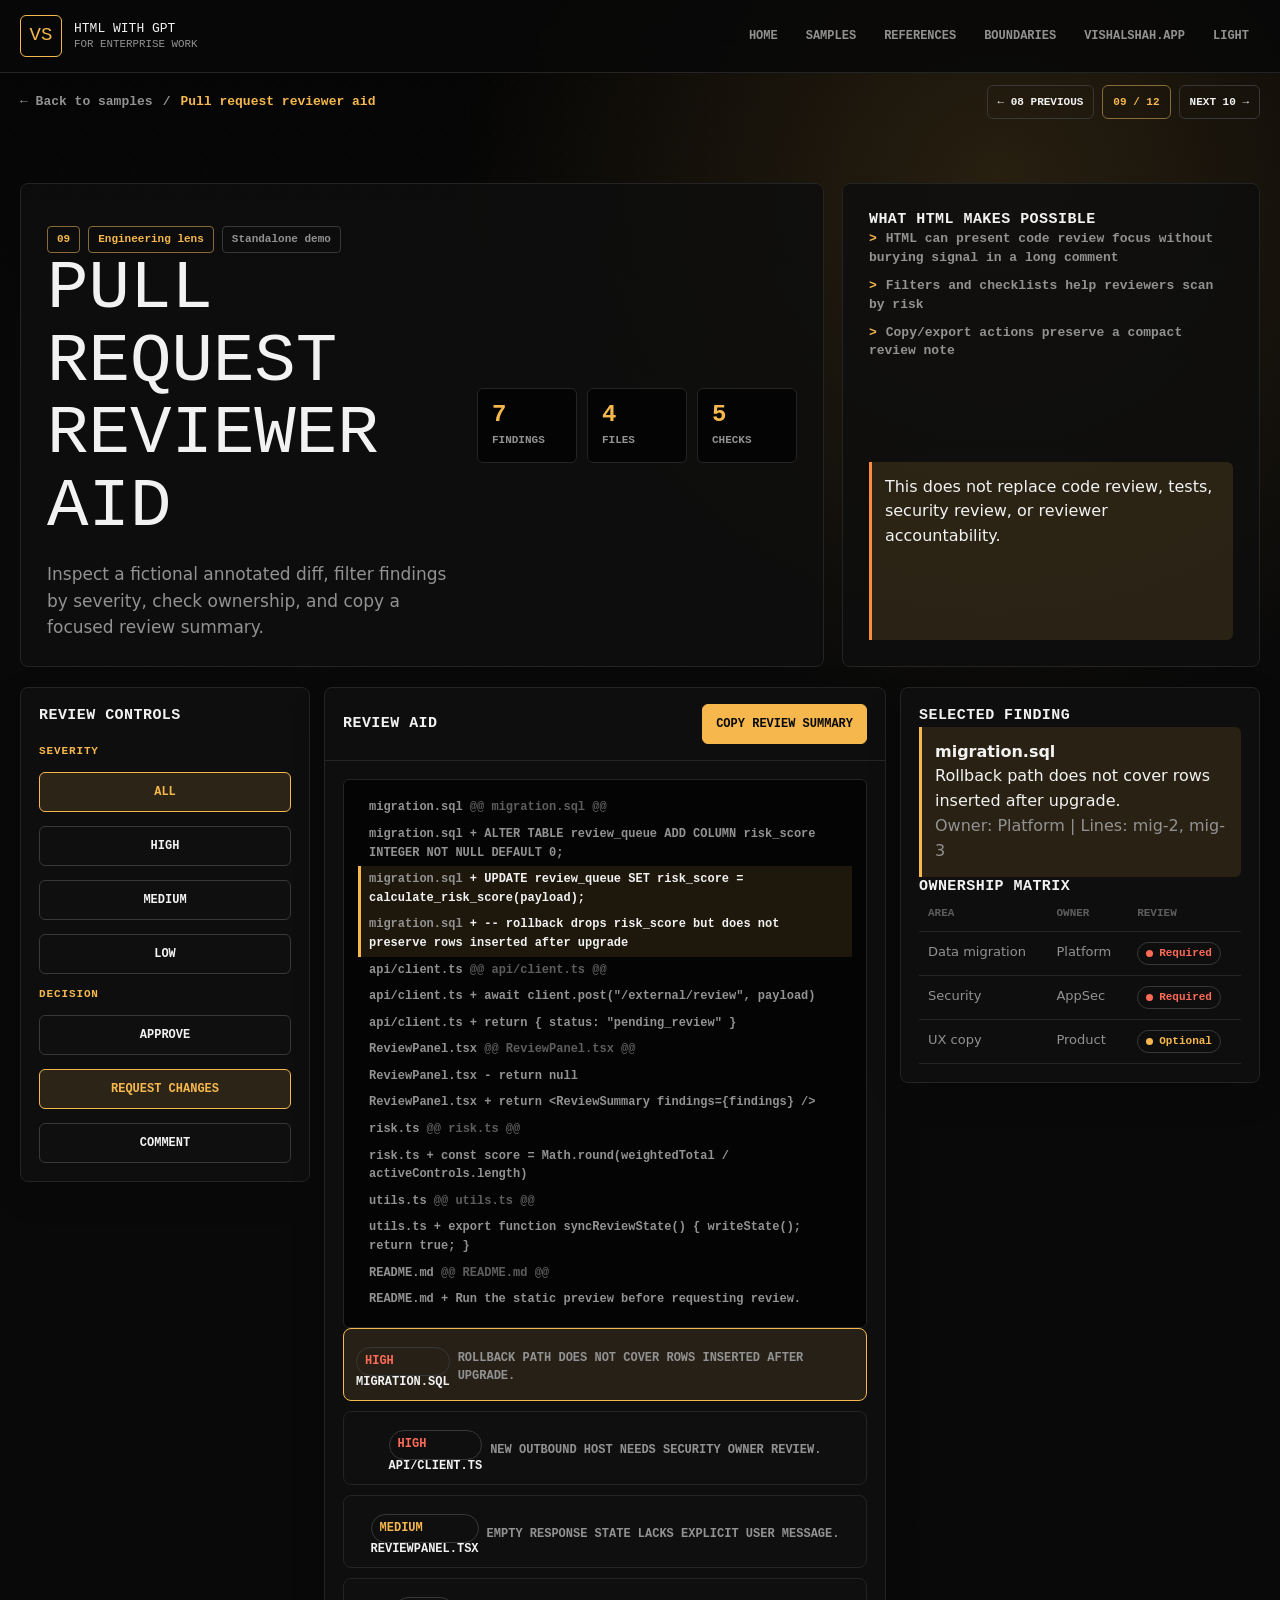
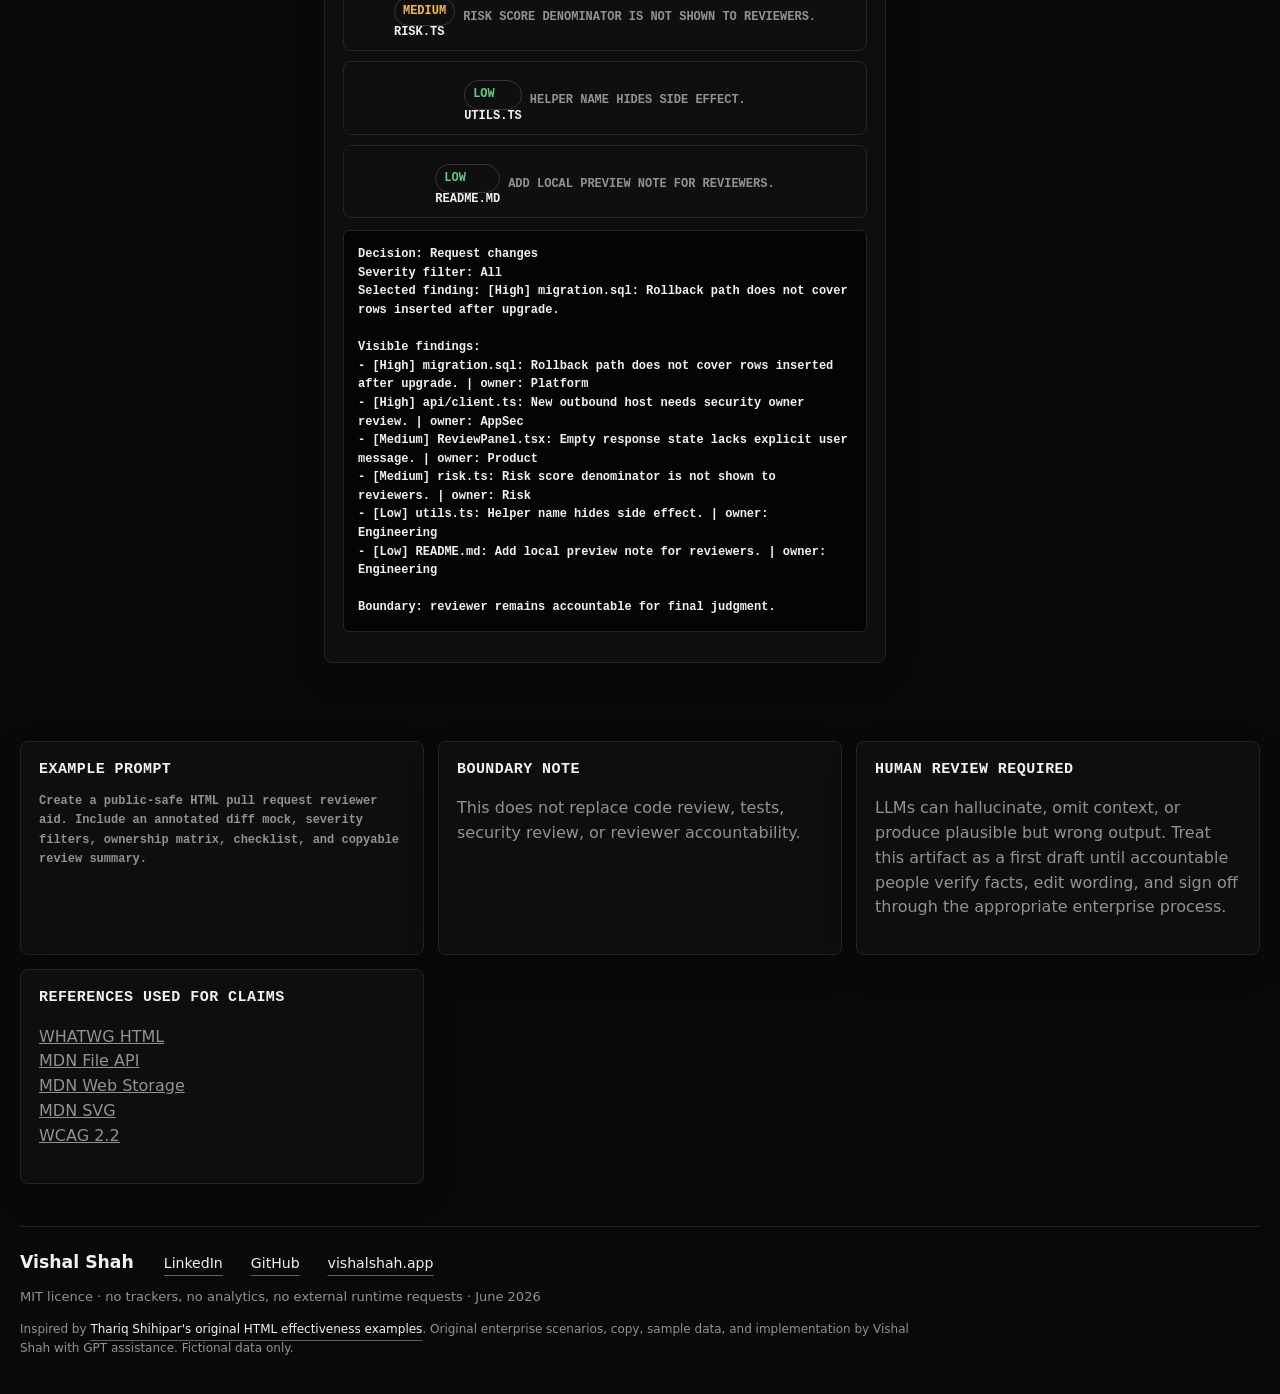
<file: samples/pull-request-reviewer-aid.html>
<!doctype html>
<html lang="en">
<head>
  <meta charset="utf-8">
  <meta name="viewport" content="width=device-width, initial-scale=1">
  <meta name="description" content="Inspect a fictional annotated diff, filter findings by severity, check ownership, and copy a focused review summary.">
  <meta property="og:title" content="Pull request reviewer aid | HTML with GPT for Enterprise Work">
  <meta property="og:description" content="Inspect a fictional annotated diff, filter findings by severity, check ownership, and copy a focused review summary.">
  <meta property="og:type" content="article">
  <meta property="og:url" content="https://vishal8shah.github.io/HTML-with-GPT/samples/pull-request-reviewer-aid.html">
  <meta property="og:image" content="https://vishal8shah.github.io/HTML-with-GPT/assets/social-preview.png">
  <meta name="twitter:card" content="summary_large_image">
  <meta name="twitter:title" content="Pull request reviewer aid | HTML with GPT for Enterprise Work">
  <meta name="twitter:description" content="Inspect a fictional annotated diff, filter findings by severity, check ownership, and copy a focused review summary.">
  <meta name="twitter:image" content="https://vishal8shah.github.io/HTML-with-GPT/assets/social-preview.png">
  <meta name="theme-color" content="#080807">
  <link rel="canonical" href="https://vishal8shah.github.io/HTML-with-GPT/samples/pull-request-reviewer-aid.html">
  <link rel="icon" href="../favicon.svg" type="image/svg+xml">
  <link rel="alternate icon" href="/HTML-with-GPT/favicon.ico" sizes="any">
  <title>Pull request reviewer aid | HTML with GPT for Enterprise Work</title>
  <style>
:root {
  color-scheme: dark;
  --bg: oklch(14% 0 0);
  --bg-2: oklch(11% 0 0);
  --surface: oklch(17% 0 0);
  --surface-2: oklch(20% 0 0);
  --ink: oklch(96% 0 0);
  --muted: oklch(66% 0 0);
  --faint: oklch(48% 0 0);
  --line: oklch(26% 0 0);
  --line-strong: oklch(34% 0 0);
  --accent: oklch(82% .14 78);
  --accent-2: #ffb43b;
  --accent-ink: oklch(14% 0 0);
  --blue: #62a8ff;
  --green: #63c981;
  --red: #ff6b57;
  --orange: #ff8b3d;
  --shadow: 0 24px 80px rgba(0, 0, 0, .38);
  --radius: 8px;
  --sans: Inter, ui-sans-serif, system-ui, -apple-system, "Segoe UI", Arial, sans-serif;
  --mono: "JetBrains Mono", "SFMono-Regular", Consolas, "Liberation Mono", Menlo, monospace;
}

html[data-theme="light"] {
  color-scheme: light;
  --bg: oklch(98.5% 0 0);
  --bg-2: oklch(96% 0 0);
  --surface: oklch(100% 0 0);
  --surface-2: oklch(94.5% 0 0);
  --ink: oklch(18% 0 0);
  --muted: oklch(45% 0 0);
  --faint: oklch(60% 0 0);
  --line: oklch(88% 0 0);
  --line-strong: oklch(76% 0 0);
  --accent: oklch(78% .14 78);
  --accent-2: #c68509;
  --accent-ink: oklch(18% 0 0);
  --shadow: 0 24px 70px rgba(0, 0, 0, .12);
}

* {
  box-sizing: border-box;
}

html {
  scroll-behavior: smooth;
}

body {
  margin: 0;
  min-width: 320px;
  background:
    radial-gradient(circle at 78% 6%, color-mix(in srgb, var(--accent) 14%, transparent), transparent 34rem),
    linear-gradient(180deg, var(--bg-2), var(--bg) 30rem),
    var(--bg);
  color: var(--ink);
  font-family: var(--sans);
  line-height: 1.55;
  -webkit-font-smoothing: antialiased;
  text-rendering: optimizeLegibility;
}

body::before {
  content: "";
  position: fixed;
  inset: 0;
  z-index: -1;
  opacity: .18;
  background-image:
    radial-gradient(circle, color-mix(in srgb, var(--line-strong) 55%, transparent) 1px, transparent 1.5px),
    linear-gradient(color-mix(in srgb, var(--line) 50%, transparent) 1px, transparent 1px),
    linear-gradient(90deg, color-mix(in srgb, var(--line) 50%, transparent) 1px, transparent 1px);
  background-size: 18px 18px, 36px 36px, 36px 36px;
  mask-image: linear-gradient(180deg, #000, transparent 78%);
}

a {
  color: inherit;
}

button,
input,
select,
textarea {
  font: inherit;
}

a:focus-visible,
button:focus-visible,
input:focus-visible,
select:focus-visible,
textarea:focus-visible {
  outline: 2px solid var(--accent);
  outline-offset: 3px;
}

.sample-shell {
  width: min(1440px, calc(100% - 40px));
  margin: 0 auto;
}

.sample-header {
  position: sticky;
  top: 0;
  z-index: 30;
  border-bottom: 1px solid var(--line);
  background: color-mix(in srgb, var(--bg) 88%, transparent);
  backdrop-filter: blur(18px);
}

.sample-nav {
  display: flex;
  align-items: center;
  justify-content: space-between;
  gap: 20px;
  min-height: 72px;
}

.brand {
  display: inline-flex;
  align-items: center;
  gap: 12px;
  color: var(--ink);
  font-family: var(--mono);
  text-decoration: none;
}

.brand-mark {
  display: grid;
  width: 42px;
  height: 42px;
  place-items: center;
  border: 1px solid var(--accent);
  border-radius: 6px;
  color: var(--accent);
  font-size: 19px;
}

.brand-text {
  display: grid;
  gap: 1px;
  font-size: 13px;
  line-height: 1.15;
  text-transform: uppercase;
}

.brand-text small {
  color: var(--muted);
}

.links {
  display: flex;
  align-items: center;
  justify-content: flex-end;
  gap: 6px;
}

.links a,
.links button {
  border: 0;
  border-radius: 6px;
  background: transparent;
  color: var(--muted);
  cursor: pointer;
  font: 800 12px/1 var(--mono);
  padding: 10px 11px;
  text-decoration: none;
  text-transform: uppercase;
}

.links a:hover,
.links button:hover {
  background: var(--surface);
  color: var(--accent);
}

.theme-toggle {
  display: inline-flex;
  align-items: center;
  gap: 9px;
  border: 1px solid var(--line-strong);
  border-radius: 999px;
  background: var(--surface);
  color: var(--muted);
  cursor: pointer;
  font: 700 12px/1 var(--mono);
  padding: 8px 11px;
  text-transform: uppercase;
}

.theme-toggle::before {
  content: "";
  width: 22px;
  height: 12px;
  border: 1px solid var(--accent);
  border-radius: 999px;
  background: linear-gradient(90deg, transparent 44%, var(--accent) 45%);
}

.sample-hero {
  display: grid;
  grid-template-columns: minmax(0, 1fr) minmax(360px, .52fr);
  gap: 18px;
  align-items: stretch;
  padding: 38px 0 20px;
}

.hero-panel,
.proof-panel {
  border: 1px solid var(--line);
  border-radius: var(--radius);
  background: color-mix(in srgb, var(--surface) 86%, transparent);
  padding: 26px;
}

.hero-panel {
  display: grid;
  grid-template-columns: minmax(0, 1fr) minmax(320px, .72fr);
  gap: 24px;
  align-items: center;
}

.crumb {
  display: flex;
  flex-wrap: wrap;
  gap: 10px;
  color: var(--muted);
  font: 700 13px/1.2 var(--mono);
}

.crumb a {
  color: var(--muted);
  text-decoration: none;
}

.crumb span:last-child {
  color: var(--accent);
}

.sample-subnav {
  display: flex;
  align-items: center;
  justify-content: space-between;
  gap: 18px;
  padding: 12px 0 26px;
}

.sample-pager {
  display: flex;
  align-items: center;
  flex-wrap: wrap;
  justify-content: flex-end;
  gap: 8px;
}

.sample-pager a,
.sample-pager span {
  display: inline-flex;
  align-items: center;
  min-height: 34px;
  border: 1px solid var(--line-strong);
  border-radius: 6px;
  color: var(--muted);
  font: 800 11px/1 var(--mono);
  padding: 9px 10px;
  text-decoration: none;
  text-transform: uppercase;
}

.sample-pager a {
  color: var(--ink);
}

.sample-pager a:hover {
  border-color: var(--accent);
  color: var(--accent);
}

.sample-pager span {
  border-color: color-mix(in srgb, var(--accent) 48%, var(--line));
  color: var(--accent);
}

.sample-hero h1 {
  margin: 0;
  font-family: var(--mono);
  font-size: clamp(38px, 5.4vw, 74px);
  font-weight: 500;
  line-height: 1.05;
  letter-spacing: 0;
  text-transform: uppercase;
}

.sample-hero p {
  max-width: 760px;
  margin: 18px 0 0;
  color: var(--muted);
  font-size: 17px;
}

.hero-stats {
  display: grid;
  grid-template-columns: repeat(3, minmax(0, 1fr));
  gap: 10px;
}

.stat {
  border: 1px solid var(--line);
  border-radius: 6px;
  background: var(--bg-2);
  padding: 14px;
}

.stat strong {
  display: block;
  color: var(--accent);
  font: 800 24px/1 var(--mono);
}

.stat span {
  display: block;
  margin-top: 6px;
  color: var(--muted);
  font: 700 11px/1.35 var(--mono);
  text-transform: uppercase;
}

.proof-panel {
  display: grid;
  gap: 22px;
}

.proof-panel h2,
.workspace h2,
.panel h2,
.panel h3 {
  margin: 0;
  font: 700 15px/1.35 var(--mono);
  letter-spacing: .03em;
  text-transform: uppercase;
}

.proof-list {
  display: grid;
  gap: 9px;
  color: var(--muted);
  font: 600 13px/1.45 var(--mono);
}

.proof-list span::before {
  content: ">";
  color: var(--accent);
  margin-right: 9px;
}

.badge-row {
  display: flex;
  flex-wrap: wrap;
  gap: 8px;
  margin-top: 16px;
}

.badge {
  border: 1px solid var(--line-strong);
  border-radius: 4px;
  color: var(--muted);
  font: 800 11px/1 var(--mono);
  padding: 7px 9px;
}

.badge.good {
  border-color: color-mix(in srgb, var(--accent) 48%, var(--line));
  color: var(--accent);
}

.app-grid {
  display: grid;
  grid-template-columns: 290px minmax(0, 1fr) 360px;
  gap: 14px;
  align-items: start;
  padding: 0 0 78px;
}

.panel,
.workspace {
  border: 1px solid var(--line);
  border-radius: var(--radius);
  background: color-mix(in srgb, var(--surface) 88%, transparent);
  box-shadow: 0 12px 34px rgba(0, 0, 0, .16);
}

.panel {
  padding: 18px;
}

.workspace {
  min-height: 620px;
  overflow: hidden;
}

.workspace-head,
.panel-head {
  display: flex;
  align-items: center;
  justify-content: space-between;
  gap: 16px;
  border-bottom: 1px solid var(--line);
  padding: 16px 18px;
}

.workspace-body {
  padding: 18px;
}

.control-group {
  display: grid;
  gap: 14px;
  margin-top: 18px;
}

.control-group button.active {
  border-color: var(--accent);
  background: color-mix(in srgb, var(--accent) 12%, var(--surface));
  color: var(--accent);
}

label,
.label {
  display: grid;
  gap: 7px;
  color: var(--muted);
  font: 760 12px/1.35 var(--mono);
  text-transform: uppercase;
}

input,
select,
textarea {
  width: 100%;
  border: 1px solid var(--line-strong);
  border-radius: 6px;
  background: var(--bg-2);
  color: var(--ink);
  padding: 11px 12px;
}

input[type="range"] {
  accent-color: var(--accent);
}

textarea {
  min-height: 130px;
  resize: vertical;
}

button,
.button {
  display: inline-flex;
  align-items: center;
  justify-content: center;
  gap: 8px;
  min-height: 40px;
  border: 1px solid var(--line-strong);
  border-radius: 6px;
  background: var(--surface);
  color: var(--ink);
  cursor: pointer;
  font: 820 12px/1 var(--mono);
  padding: 10px 13px;
  text-decoration: none;
  text-transform: uppercase;
}

button.primary,
.button.primary {
  border-color: var(--accent);
  background: var(--accent);
  color: var(--accent-ink);
}

button:hover,
.button:hover {
  border-color: var(--accent);
}

.toolbar {
  display: flex;
  flex-wrap: wrap;
  gap: 10px;
}

.tabs {
  display: flex;
  flex-wrap: wrap;
  gap: 8px;
}

.tabs button.active {
  border-color: var(--accent);
  color: var(--accent);
}

.cards {
  display: grid;
  grid-template-columns: repeat(3, minmax(0, 1fr));
  gap: 12px;
}

.mini-card {
  border: 1px solid var(--line);
  border-radius: 6px;
  background: var(--bg-2);
  padding: 15px;
}

.mini-card.selected {
  border-color: var(--accent);
  background: color-mix(in srgb, var(--accent) 12%, var(--surface));
}

.mini-card h3 {
  margin: 0 0 8px;
  font: 700 16px/1.3 var(--mono);
  text-transform: none;
}

.mini-card p {
  margin: 0;
  color: var(--muted);
  font-size: 13px;
}

.metric {
  display: flex;
  align-items: center;
  justify-content: space-between;
  gap: 12px;
  border-bottom: 1px solid var(--line);
  padding: 10px 0;
}

.metric:last-child {
  border-bottom: 0;
}

.meter {
  height: 10px;
  border-radius: 999px;
  background: var(--line);
  overflow: hidden;
}

.meter span {
  display: block;
  height: 100%;
  border-radius: inherit;
  background: linear-gradient(90deg, var(--accent), var(--green));
}

.data-table,
table {
  width: 100%;
  border-collapse: collapse;
  font-size: 13px;
}

th,
td {
  border-bottom: 1px solid var(--line);
  padding: 10px 9px;
  text-align: left;
  vertical-align: top;
}

th {
  color: var(--faint);
  font: 800 11px/1.25 var(--mono);
  text-transform: uppercase;
}

td {
  color: var(--muted);
}

td strong {
  color: var(--ink);
}

.status {
  display: inline-flex;
  align-items: center;
  gap: 6px;
  border: 1px solid var(--line-strong);
  border-radius: 999px;
  color: var(--muted);
  font: 800 11px/1 var(--mono);
  padding: 5px 8px;
}

.status::before {
  content: "";
  width: 7px;
  height: 7px;
  border-radius: 50%;
  background: currentColor;
}

.status.high,
.status.critical,
.status.blocked,
.status.missing {
  color: var(--red);
}

.status.medium,
.status.review,
.status.draft {
  color: var(--accent);
}

.status.low,
.status.ready,
.status.accepted,
.status.done {
  color: var(--green);
}

.note {
  border-left: 3px solid var(--accent);
  border-radius: 0 6px 6px 0;
  background: color-mix(in srgb, var(--accent) 12%, transparent);
  color: var(--ink);
  padding: 13px;
}

.note.warning {
  border-left-color: var(--orange);
}

.note.danger {
  border-left-color: var(--red);
  background: color-mix(in srgb, var(--red) 11%, transparent);
}

.output {
  border: 1px solid var(--line);
  border-radius: 6px;
  background: var(--bg-2);
  color: var(--ink);
  font: 650 12px/1.55 var(--mono);
  min-height: 190px;
  overflow: auto;
  padding: 14px;
  white-space: pre-wrap;
}

.diagram {
  width: 100%;
  min-height: 300px;
  border: 1px solid var(--line);
  border-radius: 6px;
  background:
    radial-gradient(circle, color-mix(in srgb, var(--line-strong) 58%, transparent) 1px, transparent 1.5px),
    var(--bg-2);
  background-size: 18px 18px;
}

.diagram text {
  fill: var(--ink);
  font: 750 12px var(--mono);
  pointer-events: none;
}

.diagram .node {
  fill: var(--surface);
  stroke: var(--line-strong);
  stroke-width: 1.5;
  cursor: pointer;
}

.diagram .node.active {
  fill: color-mix(in srgb, var(--accent) 13%, var(--surface));
  stroke: var(--accent);
  stroke-width: 2.5;
}

.diagram .node.high {
  stroke: var(--red);
}

.diagram .node.medium {
  stroke: var(--accent);
}

.diagram .node.low {
  stroke: var(--green);
}

.diagram .line {
  fill: none;
  stroke: var(--faint);
  stroke-width: 1.8;
}

.diagram .line.hot {
  stroke: var(--accent);
  stroke-width: 2.6;
}

.diagram .line.danger {
  stroke: var(--red);
}

.diagram .line.dashed {
  stroke-dasharray: 5 5;
}

.impact-presentation-active .app-grid {
  grid-template-columns: 1fr;
}

.impact-presentation-active [data-controls],
.impact-presentation-active [data-inspector] {
  display: none;
}

.impact-presentation-active .workspace {
  min-height: 760px;
}

.impact-presenter-shell {
  display: grid;
  gap: 16px;
}

.impact-presenter-top {
  display: flex;
  justify-content: space-between;
  gap: 18px;
  align-items: flex-start;
  padding: 16px;
  border: 1px solid color-mix(in srgb, var(--accent) 45%, var(--line));
  border-radius: 8px;
  background:
    linear-gradient(135deg, color-mix(in srgb, var(--accent) 10%, transparent), transparent 44%),
    var(--bg-2);
}

.impact-presenter-top span,
.panel-label {
  display: block;
  color: var(--accent);
  font: 850 11px/1.2 var(--mono);
  letter-spacing: .08em;
  text-transform: uppercase;
}

.impact-presenter-top h2 {
  margin: 7px 0 0;
  color: var(--ink);
  font-size: clamp(30px, 5vw, 56px);
  letter-spacing: -0.04em;
  line-height: .95;
}

.impact-presenter-actions {
  display: flex;
  flex-wrap: wrap;
  gap: 8px;
  justify-content: flex-end;
}

.impact-presenter {
  display: grid;
  grid-template-columns: minmax(180px, 220px) minmax(0, 1fr);
  gap: 14px;
}

.impact-slide-rail {
  display: grid;
  align-content: start;
  gap: 8px;
}

.impact-slide-button {
  display: grid;
  grid-template-columns: auto minmax(0, 1fr);
  gap: 10px;
  align-items: center;
  min-height: 62px;
  padding: 12px;
  border: 1px solid var(--line);
  border-radius: 8px;
  background: var(--bg-2);
  color: var(--muted);
  text-align: left;
}

.impact-slide-button span {
  display: grid;
  place-items: center;
  width: 32px;
  height: 32px;
  border: 1px solid var(--line-strong);
  border-radius: 999px;
  color: var(--accent);
  font: 900 11px/1 var(--mono);
}

.impact-slide-button.active {
  border-color: color-mix(in srgb, var(--accent) 62%, var(--line));
  background: color-mix(in srgb, var(--accent) 12%, var(--bg-2));
  color: var(--ink);
}

.impact-stage {
  display: grid;
  grid-template-columns: minmax(0, 1.55fr) minmax(240px, .45fr);
  grid-template-areas:
    "map inspector"
    "evidence notes";
  gap: 14px;
}

.impact-map-card,
.impact-inspector,
.impact-evidence-drawer,
.impact-notes {
  border: 1px solid var(--line);
  border-radius: 8px;
  background:
    linear-gradient(180deg, color-mix(in srgb, var(--surface) 88%, transparent), var(--bg-2));
  box-shadow: 0 18px 70px color-mix(in srgb, #000 20%, transparent);
}

.impact-map-card {
  position: relative;
  grid-area: map;
  overflow: hidden;
}

.impact-map-card::before {
  content: "";
  position: absolute;
  inset: 0;
  pointer-events: none;
  background: radial-gradient(circle at 50% 42%, color-mix(in srgb, var(--accent) 13%, transparent), transparent 48%);
}

.impact-map {
  position: relative;
  min-height: 430px;
  border: 0;
  border-radius: 8px;
  background:
    radial-gradient(circle, color-mix(in srgb, var(--line-strong) 58%, transparent) 1px, transparent 1.5px),
    color-mix(in srgb, var(--bg-2) 82%, #000);
  background-size: 20px 20px;
}

.diagram .node.spotlight {
  filter: drop-shadow(0 0 14px color-mix(in srgb, var(--accent) 75%, transparent));
}

.diagram .line.critical {
  stroke-dasharray: 10 7;
  animation: dashFlow 1.6s linear infinite;
}

.impact-inspector {
  grid-area: inspector;
  padding: 16px;
}

.impact-inspector .note,
.impact-notes p {
  margin-top: 12px;
}

.muted-text {
  color: var(--muted);
}

.impact-evidence-drawer {
  grid-area: evidence;
  padding: 16px;
  animation: drawerReveal .28s ease both;
}

.impact-notes {
  grid-area: notes;
  padding: 16px;
}

.impact-notes p {
  color: var(--ink);
  font-size: 14px;
}

.impact-timeline {
  display: grid;
  grid-template-columns: repeat(7, minmax(0, 1fr));
  gap: 8px;
  margin: 0;
  padding: 0;
  list-style: none;
}

.impact-timeline-step {
  display: grid;
  gap: 8px;
  min-height: 74px;
  padding: 12px;
  border: 1px solid var(--line);
  border-radius: 8px;
  background: var(--bg-2);
  color: var(--muted);
  font: 800 11px/1.25 var(--mono);
}

.impact-timeline-step span {
  display: grid;
  place-items: center;
  width: 24px;
  height: 24px;
  border: 1px solid var(--line-strong);
  border-radius: 999px;
}

.impact-timeline-step.complete {
  color: var(--ink);
  border-color: color-mix(in srgb, var(--accent) 42%, var(--line));
}

.impact-timeline-step.current {
  background: color-mix(in srgb, var(--accent) 12%, var(--bg-2));
}

@keyframes dashFlow {
  to {
    stroke-dashoffset: -34;
  }
}

@keyframes drawerReveal {
  from {
    opacity: 0;
    transform: translateY(8px);
  }

  to {
    opacity: 1;
    transform: translateY(0);
  }
}

.matrix {
  display: grid;
  grid-template-columns: repeat(5, minmax(0, 1fr));
  gap: 6px;
}

.matrix-cell {
  display: grid;
  min-height: 58px;
  place-items: center;
  border: 1px solid var(--line);
  border-radius: 5px;
  background: var(--bg-2);
  color: var(--muted);
  font: 800 12px/1 var(--mono);
}

.matrix-cell.active {
  border-color: var(--accent);
  background: color-mix(in srgb, var(--accent) 16%, transparent);
  color: var(--accent);
}

.heatmap {
  display: grid;
  grid-template-columns: repeat(5, 1fr);
  gap: 5px;
}

.heatmap span {
  min-height: 28px;
  border: 1px solid var(--line);
  border-radius: 4px;
}

.timeline {
  position: relative;
  display: grid;
  gap: 12px;
}

.event {
  display: grid;
  grid-template-columns: 76px minmax(0, 1fr);
  gap: 14px;
  border: 1px solid var(--line);
  border-radius: 6px;
  background: var(--bg-2);
  padding: 14px;
}

.event time {
  color: var(--accent);
  font: 800 13px/1 var(--mono);
}

.event p {
  margin: 4px 0 0;
  color: var(--muted);
}

.toggle-row {
  display: flex;
  align-items: center;
  justify-content: space-between;
  gap: 14px;
  border-bottom: 1px solid var(--line);
  padding: 13px 0;
}

.switch {
  position: relative;
  width: 54px;
  height: 30px;
  flex: 0 0 auto;
}

.switch input {
  position: absolute;
  opacity: 0;
}

.slider {
  position: absolute;
  inset: 0;
  border-radius: 999px;
  background: var(--line-strong);
  cursor: pointer;
}

.slider::after {
  content: "";
  position: absolute;
  top: 4px;
  left: 4px;
  width: 22px;
  height: 22px;
  border-radius: 50%;
  background: var(--ink);
  transition: transform 160ms ease;
}

.switch input:checked + .slider {
  background: var(--accent);
}

.switch input:checked + .slider::after {
  transform: translateX(24px);
  background: var(--accent-ink);
}

.artifact-sections {
  display: grid;
  grid-template-columns: repeat(3, minmax(0, 1fr));
  gap: 14px;
  padding: 0 0 42px;
}

.artifact-sections .panel {
  min-height: 210px;
}

.artifact-sections p {
  color: var(--muted);
}

.prompt {
  font: 650 12px/1.6 var(--mono);
  white-space: pre-wrap;
}

.footer-note {
  border-top: 1px solid var(--line);
  padding: 26px 0 36px;
  color: var(--muted);
  font-size: 13px;
}

.footer-signature {
  display: grid;
  gap: 13px;
}

.signature-row {
  display: flex;
  flex-wrap: wrap;
  align-items: baseline;
  gap: 10px clamp(16px, 2.4vw, 30px);
}

.signature-name {
  color: var(--ink);
  font: 800 clamp(15px, 1.35vw, 18px)/1.1 var(--sans);
}

.signature-links {
  display: flex;
  flex-wrap: wrap;
  gap: 10px clamp(16px, 2.4vw, 28px);
  font-size: clamp(13px, 1.1vw, 15px);
}

.signature-meta {
  margin: 0;
  max-width: 920px;
  font-size: 13px;
  line-height: 1.5;
}

.signature-credit {
  margin: 0;
  max-width: 920px;
  font-size: 12px;
  line-height: 1.6;
}

.footer-note a,
.signature-credit a {
  color: var(--ink);
  text-decoration-color: color-mix(in oklch, var(--muted), transparent 35%);
  text-underline-offset: 7px;
}

.footer-note a:hover,
.signature-credit a:hover {
  color: var(--accent);
  text-decoration-color: var(--accent);
}

@media (max-width: 1180px) {
  .sample-hero,
  .hero-panel,
  .app-grid,
  .artifact-sections,
  .impact-presenter,
  .impact-stage {
    grid-template-columns: 1fr;
  }

  .workspace {
    min-height: 0;
  }

  .impact-stage {
    grid-template-areas:
      "map"
      "inspector"
      "evidence"
      "notes";
  }

  .impact-slide-rail,
  .impact-timeline {
    grid-template-columns: repeat(3, minmax(180px, 1fr));
    overflow-x: auto;
  }
}

@media (max-width: 760px) {
  .sample-shell {
    width: min(100% - 28px, 1440px);
  }

  .sample-nav {
    align-items: flex-start;
    flex-direction: column;
    gap: 12px;
    padding: 14px 0;
  }

  .links {
    width: 100%;
    justify-content: flex-start;
    overflow-x: auto;
    padding-bottom: 3px;
  }

  .links a,
  .links button {
    flex: 0 0 auto;
    font-size: 11px;
  }

  .sample-hero {
    padding-top: 24px;
  }

  .sample-subnav {
    align-items: flex-start;
    flex-direction: column;
  }

  .sample-pager {
    width: 100%;
    justify-content: flex-start;
  }

  .hero-panel,
  .proof-panel,
  .panel,
  .workspace-body {
    padding: 14px;
  }

  .sample-hero h1 {
    font-size: clamp(34px, 10vw, 46px);
  }

  .hero-stats,
  .cards {
    grid-template-columns: 1fr;
  }

  .workspace-head,
  .panel-head {
    align-items: flex-start;
    flex-direction: column;
  }

  .impact-presentation-active .workspace {
    min-height: 0;
  }

  .impact-presenter-top {
    flex-direction: column;
  }

  .impact-presenter-actions {
    justify-content: flex-start;
  }

  .impact-slide-rail,
  .impact-timeline {
    grid-template-columns: 1fr;
  }

  .impact-map {
    min-height: 320px;
  }
}

@media (prefers-reduced-motion: reduce) {
  *,
  *::before,
  *::after {
    scroll-behavior: auto !important;
    transition-duration: 0.01ms !important;
    animation-duration: 0.01ms !important;
    animation-iteration-count: 1 !important;
  }

  .diagram .line.critical {
    stroke-dasharray: 0;
  }
}

.skip-link {
  position: fixed;
  left: 16px;
  top: 16px;
  z-index: 100;
  transform: translateY(-160%);
  border: 1px solid var(--accent);
  border-radius: 6px;
  background: var(--bg);
  color: var(--accent);
  font: 800 12px/1 var(--mono);
  padding: 12px 14px;
  text-decoration: none;
}

.skip-link:focus {
  transform: translateY(0);
}

.legend {
  display: flex;
  flex-wrap: wrap;
  gap: 8px;
  margin: 10px 0 14px;
}

.legend-item {
  display: inline-flex;
  align-items: center;
  gap: 7px;
  color: var(--muted);
  font: 800 11px/1 var(--mono);
  text-transform: uppercase;
}

.legend-dot {
  width: 10px;
  height: 10px;
  border-radius: 999px;
  border: 1px solid var(--line-strong);
  background: var(--faint);
}

.legend-dot.low,
.risk-band.low {
  background: var(--green);
}

.legend-dot.medium,
.risk-band.medium {
  background: var(--accent);
}

.legend-dot.high,
.risk-band.high {
  background: var(--red);
}

.legend-dot.critical,
.risk-band.critical {
  background: color-mix(in srgb, var(--red) 70%, var(--accent));
}

.contribution-grid,
.triple-bars,
.branch-panel {
  display: grid;
  gap: 8px;
  margin-top: 12px;
}

.contribution-row,
.triple-row {
  display: grid;
  grid-template-columns: minmax(90px, .35fr) minmax(0, 1fr) auto;
  gap: 10px;
  align-items: center;
  color: var(--muted);
  font: 750 11px/1.2 var(--mono);
  text-transform: uppercase;
}

.risk-band {
  display: inline-flex;
  align-items: center;
  justify-content: center;
  min-width: 90px;
  border-radius: 999px;
  color: var(--accent-ink);
  font: 900 11px/1 var(--mono);
  padding: 7px 10px;
  text-transform: uppercase;
}

textarea.response-editor,
textarea.why-editor {
  min-height: 150px;
}

.diff-line {
  display: block;
  border-left: 3px solid transparent;
  color: var(--muted);
  font-family: var(--mono);
  padding: 4px 8px;
  transition: background .2s ease, border-color .2s ease, color .2s ease, opacity .2s ease;
}

.diff-line.highlight {
  border-left-color: var(--accent);
  background: color-mix(in srgb, var(--accent) 10%, transparent);
  color: var(--ink);
}

.diff-line.muted {
  color: var(--faint);
  opacity: .52;
}

.diff-line.context {
  color: var(--faint);
}

.finding-list {
  display: grid;
  gap: 10px;
}

.finding-button {
  width: 100%;
  border: 1px solid var(--line);
  border-radius: 8px;
  background: var(--surface);
  color: var(--ink);
  cursor: pointer;
  padding: 12px;
  text-align: left;
}

.finding-button[aria-pressed="true"] {
  border-color: var(--accent);
  background: color-mix(in srgb, var(--accent) 10%, var(--surface));
}

.finding-button strong,
.finding-button span {
  display: block;
}

.finding-button span {
  margin-top: 6px;
  color: var(--muted);
  font: 600 12px/1.45 var(--mono);
}

.type-badge {
  margin-left: 6px;
  border: 1px solid var(--line-strong);
  border-radius: 999px;
  color: var(--accent);
  font: 800 10px/1 var(--mono);
  padding: 3px 6px;
  text-transform: uppercase;
}

.csv-notice {
  margin: 0 0 12px;
}


.panel,
.workspace,
.workspace-body,
.mini-card,
.note,
.output {
  min-width: 0;
}

.diagram,
table,
.output {
  max-width: 100%;
}

table {
  width: 100%;
}
@media print {
  .sample-header,
  .sample-subnav,
  [data-controls],
  .workspace-head .toolbar,
  .artifact-sections,
  .footer-note {
    display: none !important;
  }

  body {
    background: #fff !important;
    color: #111 !important;
  }

  .app-grid,
  .workspace,
  .workspace-body {
    display: block !important;
    border: 0 !important;
    box-shadow: none !important;
  }
}
  </style>
</head>
<body data-sample="pull-request-reviewer-aid">
  <div data-sample-root></div>
  <script>
const SAMPLES = {
  "decision-brief-explorer": {
    number: "01",
    lens: "Business lens",
    title: "Decision brief explorer",
    summary: "Compare fictional options, tune criteria weights, inspect stakeholder impact, and export a concise recommendation draft.",
    stats: [["3", "Options"], ["5", "Criteria"], ["8", "Stakeholders"]],
    proof: ["Forms update the decision model instantly", "CSS meters and SVG make trade-offs visible", "Clipboard/download actions create a portable brief"],
    boundary: "This structures a human decision review. It does not validate facts, authorize spend, or replace governance forums.",
    prompt: "Create a self-contained HTML decision brief explorer for three enterprise options. Include weighted criteria, stakeholder impact, a recommendation draft, export actions, and a clear boundary that it is not a sign-off record.",
    type: "decision"
  },
  "meeting-action-tracker": {
    number: "02",
    lens: "Business lens",
    title: "Meeting action tracker",
    summary: "Turn a fictional meeting into owner-filtered actions, due-date timeline, decisions, and a copyable follow-up note.",
    stats: [["9", "Actions"], ["4", "Owners"], ["3", "Decisions"]],
    proof: ["Checkboxes persist locally in the browser", "Filters and timelines make follow-up easier to scan", "Generated text can be copied into official tools after review"],
    boundary: "This is not a system of record. Real actions belong in the official workflow, ticketing, or collaboration platform.",
    prompt: "Create a standalone HTML meeting action tracker for an enterprise review meeting. Include owners, due dates, statuses, decisions, filters, local state, a timeline, and a follow-up export.",
    type: "meeting"
  },
  "policy-process-navigator": {
    number: "03",
    lens: "Business lens",
    title: "Policy/process navigator",
    summary: "Select a role and goal to reveal relevant process steps, linked controls, escalation points, and RACI guidance.",
    stats: [["4", "Roles"], ["12", "Steps"], ["7", "Controls"]],
    proof: ["Native controls can reveal role-specific process paths", "Inline SVG can make handoffs and review paths readable", "Tables keep ownership and control context close to the workflow"],
    boundary: "Policy owners must validate all content. This demo does not interpret policy or provide official advice.",
    prompt: "Create a public-safe HTML process navigator for enterprise users. Include role and goal selectors, a process diagram, controls, RACI, escalation points, and a policy-owner validation boundary.",
    type: "policy"
  },
  "csv-triage-workspace": {
    number: "04",
    lens: "Business lens",
    title: "CSV triage workspace",
    summary: "Paste or upload fictional CSV data, profile quality, filter rows, flag anomalies, and export a cleaned view.",
    stats: [["18", "Rows"], ["5", "Fields"], ["4", "Issues"]],
    proof: ["The File API lets a static page read local files selected by the user", "JavaScript can profile and filter rows in the browser", "Export patterns create a reviewed working copy"],
    boundary: "Do not use sensitive data without explicit enterprise permission. This is not a governed data platform or data-quality control.",
    prompt: "Create a self-contained HTML CSV triage workspace. It should read pasted or uploaded CSV, profile missing values, filter by risk, flag anomalies, show charts, and export cleaned data.",
    type: "csv"
  },
  "risk-acceptance-brief": {
    number: "05",
    lens: "Business lens",
    title: "Risk acceptance brief",
    summary: "Draft a risk note with a 5x5 matrix, control checklist, mitigation timeline, and explicit human-review caveats.",
    stats: [["25", "Matrix cells"], ["6", "Controls"], ["4", "Milestones"]],
    proof: ["Forms create structured risk drafts", "Matrix visuals make likelihood and impact visible", "Print/download actions turn the artifact into a review pack"],
    boundary: "This is not risk acceptance, official evidence, legal advice, or a sign-off. It is a draft aid for accountable humans.",
    prompt: "Create a standalone HTML risk acceptance brief for fictional enterprise risk. Include a 5x5 matrix, mitigations, controls, residual risk, review path, export, and no-formal-evidence boundary.",
    type: "risk"
  },
  "customer-conversation-simulator": {
    number: "06",
    lens: "Business lens",
    title: "Customer conversation simulator",
    summary: "Practice response framing for fictional customer scenarios with tone comparison, branching next steps, and a quality checklist.",
    stats: [["4", "Scenarios"], ["3", "Tones"], ["6", "Checks"]],
    proof: ["Branching UI can simulate realistic review practice", "HTML keeps scenario, response, and checklist visible together", "Copy actions preserve the draft while keeping policy boundaries clear"],
    boundary: "This does not represent real customers, policy advice, formal communication sign-off, or AI output assurance.",
    prompt: "Create a customer conversation simulator as one HTML file. Use fictional scenarios, tone selectors, branching response drafts, communication checklist, and safe-language boundaries.",
    type: "conversation"
  },
  "architecture-decision-record": {
    number: "07",
    lens: "Engineering lens",
    title: "Architecture decision record",
    summary: "Compare architecture options, inspect target-state diagrams, capture consequences, and export an ADR-shaped draft.",
    stats: [["3", "Options"], ["9", "Forces"], ["1", "Draft ADR"]],
    proof: ["Option scorecards make ADR trade-offs inspectable", "SVG diagrams connect current and target architectures", "Generated text can follow a familiar ADR structure"],
    boundary: "Engineering leads still own design review, threat modeling, human sign-off, and implementation.",
    prompt: "Create a self-contained HTML architecture decision record for an enterprise team. Include options, scoring, architecture diagram, consequences, guardrails, and ADR export.",
    type: "adr"
  },
  "change-impact-map": {
    number: "08",
    lens: "Engineering lens",
    title: "Change impact map",
    summary: "Click services in an SVG dependency map to inspect owners, blast radius, risk paths, evidence, and reviewer checklist.",
    stats: [["12", "Services"], ["6", "Data stores"], ["14", "Controls"]],
    proof: ["Inline SVG can be scripted directly in HTML", "Filters and selected states turn diagrams into review tools", "Evidence tables make reviewer actions concrete"],
    boundary: "The map is fictional. Real dependency and ownership data must come from governed source-of-truth systems.",
    prompt: "Create a standalone HTML change impact map for an enterprise service change. Include SVG dependencies, risk filters, owner details, evidence table, timeline, and reviewer checklist export.",
    type: "impact"
  },
  "pull-request-reviewer-aid": {
    number: "09",
    lens: "Engineering lens",
    title: "Pull request reviewer aid",
    summary: "Inspect a fictional annotated diff, filter findings by severity, check ownership, and copy a focused review summary.",
    stats: [["7", "Findings"], ["4", "Files"], ["5", "Checks"]],
    proof: ["HTML can present code review focus without burying signal in a long comment", "Filters and checklists help reviewers scan by risk", "Copy/export actions preserve a compact review note"],
    boundary: "This does not replace code review, tests, security review, or reviewer accountability.",
    prompt: "Create a public-safe HTML pull request reviewer aid. Include an annotated diff mock, severity filters, ownership matrix, checklist, and copyable review summary.",
    type: "pr"
  },
  "incident-timeline": {
    number: "10",
    lens: "Engineering lens",
    title: "Incident timeline",
    summary: "Build a multi-lane incident narrative with event filters, five-whys, remediation board, and exportable postmortem draft.",
    stats: [["11", "Events"], ["5", "Whys"], ["6", "Actions"]],
    proof: ["Local forms and DOM updates turn a narrative into an inspectable timeline", "Filtering by event type supports live facilitation", "Generated postmortem text remains editable and bounded"],
    boundary: "Official incident records belong in operational systems with timestamps, ownership, and retention controls.",
    prompt: "Create a self-contained HTML incident timeline for a fictional enterprise outage. Include multi-lane events, filters, five-whys, remediation actions, and postmortem export.",
    type: "incident"
  },
  "control-evidence-pack": {
    number: "11",
    lens: "Engineering lens",
    title: "Control evidence pack",
    summary: "Track fictional evidence items, readiness status, control coverage, heatmap, and a draft review-pack view.",
    stats: [["14", "Evidence items"], ["8", "Controls"], ["4", "Owners"]],
    proof: ["Tables and status controls make evidence readiness visible", "Heatmaps make gaps easier to discuss", "Print/export patterns create a review pack without claiming formal evidence"],
    boundary: "This is not a formal evidence claim. Evidence validity requires official controls, source systems, and review process.",
    prompt: "Create a static HTML control evidence pack for a fictional enterprise engineering change. Include readiness status, owners, controls, heatmap, print view, export, and no-formal-evidence boundary.",
    type: "control"
  },
  "feature-flag-risk-editor": {
    number: "12",
    lens: "Engineering lens",
    title: "Feature-flag risk editor",
    summary: "Toggle fictional feature flags, inspect dependencies, calculate blast-radius risk, view rollout stages, and export a JSON diff.",
    stats: [["8", "Flags"], ["5", "Dependencies"], ["4", "Stages"]],
    proof: ["Local state can simulate rollout choices safely", "Dependency checks make hidden risk visible", "JSON export demonstrates a reviewable change payload"],
    boundary: "This does not change production flags. Real changes need identity, authorization, logging, human sign-off, and rollback controls.",
    prompt: "Create a feature-flag risk editor as one HTML artifact. Include toggle matrix, dependency graph, blast-radius scoring, staged rollout plan, JSON diff export, and production-change boundary.",
    type: "flags"
  }
};

const root = document.querySelector("[data-sample-root]");
const sampleId = document.body.dataset.sample;
const sample = SAMPLES[sampleId] || SAMPLES["decision-brief-explorer"];
const SAMPLE_ORDER = Object.keys(SAMPLES);

function $(selector, scope = document) {
  return scope.querySelector(selector);
}

function $$(selector, scope = document) {
  return Array.from(scope.querySelectorAll(selector));
}

function escapeHtml(value) {
  return String(value ?? "")
    .replaceAll("&", "&amp;")
    .replaceAll("<", "&lt;")
    .replaceAll(">", "&gt;")
    .replaceAll('"', "&quot;")
    .replaceAll("'", "&#039;");
}

function statusClass(value) {
  return String(value || "").toLowerCase().replaceAll(" ", "-");
}

function downloadText(filename, text, type = "text/plain;charset=utf-8") {
  const blob = new Blob([text], { type });
  const url = URL.createObjectURL(blob);
  const link = document.createElement("a");
  link.href = url;
  link.download = filename;
  document.body.append(link);
  link.click();
  link.remove();
  URL.revokeObjectURL(url);
}

async function copyText(text, button) {
  try {
    await navigator.clipboard.writeText(text);
    const old = button.textContent;
    button.textContent = "Copied";
    setTimeout(() => {
      button.textContent = old;
    }, 1200);
  } catch {
    downloadText("artifact.txt", text);
  }
}

function renderTable(headers, rows) {
  return `<table><thead><tr>${headers.map((header) => `<th>${escapeHtml(header)}</th>`).join("")}</tr></thead><tbody>${rows.map((row) => `<tr>${row.map((cell) => `<td>${cell}</td>`).join("")}</tr>`).join("")}</tbody></table>`;
}

function setOutput(text) {
  const output = $("[data-output]");
  if (output) {
    output.setAttribute("aria-live", "polite");
    output.textContent = text;
  }
}

function metricCard(value, label) {
  return `<div class="stat"><strong>${escapeHtml(value)}</strong><span>${escapeHtml(label)}</span></div>`;
}

function renderLegend(items) {
  return `<div class="legend" aria-label="Legend">${items.map(([label, tone]) => `<span class="legend-item"><span class="legend-dot ${escapeHtml(tone)}"></span>${escapeHtml(label)}</span>`).join("")}</div>`;
}

function riskBand(score) {
  if (score >= 16) return ["Critical", "critical"];
  if (score >= 10) return ["High", "high"];
  if (score >= 5) return ["Medium", "medium"];
  return ["Low", "low"];
}

function parseTimeValue(value) {
  const [hours, minutes] = String(value).split(":").map(Number);
  return (hours || 0) * 60 + (minutes || 0);
}

function setupTheme() {
  const html = document.documentElement;
  const stored = localStorage.getItem("enterprise-html-theme");
  html.dataset.theme = stored || "dark";

  function sync() {
    $$("[data-theme-toggle]").forEach((button) => {
      const isLight = html.dataset.theme === "light";
      button.textContent = isLight ? "Dark" : "Light";
      button.setAttribute("aria-label", `Switch to ${isLight ? "dark" : "light"} mode`);
    });
  }

  document.addEventListener("click", (event) => {
    const button = event.target.closest("[data-theme-toggle]");
    if (!button) return;
    html.dataset.theme = html.dataset.theme === "light" ? "dark" : "light";
    localStorage.setItem("enterprise-html-theme", html.dataset.theme);
    sync();
  });
  sync();
}

function renderShell() {
  document.title = `${sample.title} | HTML with GPT for Enterprise Work`;
  const currentIndex = Math.max(0, SAMPLE_ORDER.indexOf(sampleId));
  const previousId = SAMPLE_ORDER[(currentIndex - 1 + SAMPLE_ORDER.length) % SAMPLE_ORDER.length];
  const nextId = SAMPLE_ORDER[(currentIndex + 1) % SAMPLE_ORDER.length];
  const previousSample = SAMPLES[previousId];
  const nextSample = SAMPLES[nextId];
  root.innerHTML = `
    <a class="skip-link" href="#sample-main">Skip to content</a>
    <header class="sample-header">
      <div class="sample-shell sample-nav">
        <a class="brand" href="../index.html" aria-label="Back to showcase">
          <span class="brand-mark">VS</span>
          <span class="brand-text">HTML with GPT <small>for enterprise work</small></span>
        </a>
        <nav class="links" aria-label="Sample navigation">
          <a href="../index.html">Home</a>
          <a href="../index.html#samples">Samples</a>
          <a href="../index.html#evidence">References</a>
          <a href="../index.html#boundaries">Boundaries</a>
          <a href="https://vishalshah.app">vishalshah.app</a>
          <button type="button" data-theme-toggle>Light</button>
        </nav>
      </div>
    </header>
    <main class="sample-shell" id="sample-main">
      <div class="sample-subnav">
        <div class="crumb"><a href="../index.html#samples">&larr; Back to samples</a><span>/</span><span>${escapeHtml(sample.title)}</span></div>
        <nav class="sample-pager" aria-label="Sample sequence navigation">
          <a href="${previousId}.html" aria-label="Previous sample: ${escapeHtml(previousSample.title)}">&larr; ${escapeHtml(previousSample.number)} Previous</a>
          <span>${escapeHtml(sample.number)} / ${SAMPLE_ORDER.length}</span>
          <a href="${nextId}.html" aria-label="Next sample: ${escapeHtml(nextSample.title)}">Next ${escapeHtml(nextSample.number)} &rarr;</a>
        </nav>
      </div>
      <section class="sample-hero">
        <div class="hero-panel">
          <div>
            <div class="badge-row"><span class="badge good">${escapeHtml(sample.number)}</span><span class="badge good">${escapeHtml(sample.lens)}</span><span class="badge">Standalone demo</span></div>
            <h1>${escapeHtml(sample.title)}</h1>
            <p>${escapeHtml(sample.summary)}</p>
          </div>
          <div class="hero-stats">${sample.stats.map(([value, label]) => metricCard(value, label)).join("")}</div>
        </div>
        <aside class="proof-panel">
          <div>
            <h2>What HTML makes possible</h2>
            <div class="proof-list">${sample.proof.map((item) => `<span>${escapeHtml(item)}</span>`).join("")}</div>
          </div>
          <div class="note warning">${escapeHtml(sample.boundary)}</div>
        </aside>
      </section>
      <section class="app-grid">
        <aside class="panel" data-controls></aside>
        <article class="workspace">
          <div class="workspace-head">
            <h2 data-workspace-title>Workspace</h2>
            <div class="toolbar" data-workspace-actions></div>
          </div>
          <div class="workspace-body" data-workspace></div>
        </article>
        <aside class="panel" data-inspector></aside>
      </section>
      <section class="artifact-sections">
        <article class="panel">
          <h2>Example prompt</h2>
          <p class="prompt">${escapeHtml(sample.prompt)}</p>
        </article>
        <article class="panel">
          <h2>Boundary note</h2>
          <p>${escapeHtml(sample.boundary)}</p>
        </article>
        <article class="panel">
          <h2>Human review required</h2>
          <p>LLMs can hallucinate, omit context, or produce plausible but wrong output. Treat this artifact as a first draft until accountable people verify facts, edit wording, and sign off through the appropriate enterprise process.</p>
        </article>
        <article class="panel">
          <h2>References used for claims</h2>
          <p><a href="https://html.spec.whatwg.org/multipage/">WHATWG HTML</a><br><a href="https://developer.mozilla.org/en-US/docs/Web/API/File_API">MDN File API</a><br><a href="https://developer.mozilla.org/en-US/docs/Web/API/Web_Storage_API">MDN Web Storage</a><br><a href="https://developer.mozilla.org/en-US/docs/Web/SVG">MDN SVG</a><br><a href="https://www.w3.org/TR/WCAG22/">WCAG 2.2</a></p>
        </article>
      </section>
    </main>
    <footer class="sample-shell footer-note" id="signature">
      <div class="footer-signature">
        <div class="signature-row" aria-label="Vishal Shah public links">
          <strong class="signature-name">Vishal Shah</strong>
          <nav class="signature-links" aria-label="Footer links">
            <a href="https://www.linkedin.com/in/vishal8shah">LinkedIn</a>
            <a href="https://github.com/vishal8shah/HTML-with-GPT">GitHub</a>
            <a href="https://vishalshah.app">vishalshah.app</a>
          </nav>
        </div>
        <p class="signature-meta">MIT licence · no trackers, no analytics, no external runtime requests · June 2026</p>
        <p class="signature-credit">Inspired by <a href="https://thariqs.github.io/html-effectiveness/">Thariq Shihipar's original HTML effectiveness examples</a>. Original enterprise scenarios, copy, sample data, and implementation by Vishal Shah with GPT assistance. Fictional data only.</p>
      </div>
    </footer>
  `;
  setupTheme();
}

function renderDecision() {
  renderShell();
  $("[data-workspace-title]").textContent = "Decision model";
  const defaults = { speed: 30, confidence: 25, effort: 20, risk: 15, reach: 10 };
  const options = [
    { name: "Guided HTML artifact", speed: 92, confidence: 78, effort: 82, risk: 66, reach: 86, stakeholders: [88, 76, 72, 84, 68], note: "Best for a fast, reviewable artifact that can be attached to a discussion." },
    { name: "Slide-only summary", speed: 76, confidence: 52, effort: 92, risk: 38, reach: 62, stakeholders: [54, 62, 45, 70, 58], note: "Familiar and quick, but weak for interaction, traceability, and reuse." },
    { name: "Platform backlog item", speed: 38, confidence: 88, effort: 44, risk: 82, reach: 78, stakeholders: [74, 86, 90, 60, 82], note: "Most durable for governed integration, but needs prioritization and delivery capacity." }
  ];
  const weights = { ...defaults };
  $("[data-controls]").innerHTML = `
    <h2>Weights</h2>
    <div class="control-group">
      ${Object.keys(weights).map((key) => `<label>${key}<input type="range" min="0" max="100" value="${weights[key]}" data-weight="${key}"></label>`).join("")}
      <button data-reset-weights>Reset weights</button>
    </div>
    <div class="note" data-weight-total></div>
  `;
  $("[data-workspace-actions]").innerHTML = `<button class="primary" data-copy>Copy brief</button><button data-download>Download</button>`;
  $("[data-workspace]").innerHTML = `<div class="cards" data-options></div><svg class="diagram" viewBox="0 0 760 260" data-radar aria-label="Decision radar"></svg><pre class="output" data-output aria-live="polite"></pre>`;
  $("[data-inspector]").innerHTML = `<h2>Stakeholder heatmap</h2><p>Scores reflect fictional review friction and confidence.</p><div class="heatmap" data-heatmap></div><div class="note" data-decision-note aria-live="polite"></div><div class="contribution-grid" data-contributions></div>`;
  function update() {
    Object.keys(weights).forEach((key) => { weights[key] = Number($(`[data-weight="${key}"]`).value); });
    const total = Object.values(weights).reduce((sum, value) => sum + value, 0) || 1;
    const normalized = Object.fromEntries(Object.entries(weights).map(([key, value]) => [key, value / total]));
    const axes = ["speed", "confidence", "effort", "risk", "reach"];
    const scored = options.map((option) => ({
      ...option,
      score: Math.round((option.speed * weights.speed + option.confidence * weights.confidence + option.effort * weights.effort + option.risk * weights.risk + option.reach * weights.reach) / total),
      contribution: Object.fromEntries(axes.map((key) => [key, Math.round(option[key] * normalized[key])]))
    })).sort((a, b) => b.score - a.score);
    $("[data-weight-total]").textContent = `Weights normalised to 100%. Raw total: ${total}.`;
    $("[data-options]").innerHTML = scored.map((option, index) => `<section class="mini-card ${index === 0 ? "selected" : ""}"><h3>${escapeHtml(option.name)}</h3><p>${escapeHtml(option.note)}</p><div class="meter"><span style="width:${option.score}%"></span></div><p><strong>${option.score}/100</strong> weighted fit</p></section>`).join("");
    const best = scored[0];
    const center = [380, 132];
    const points = axes.map((axis, index) => {
      const angle = -Math.PI / 2 + index * Math.PI * 2 / axes.length;
      return [center[0] + Math.cos(angle) * best[axis] * 1.05, center[1] + Math.sin(angle) * best[axis] * 1.05];
    });
    $("[data-radar]").innerHTML = `${[45, 75, 105].map((r) => `<polygon points="${axes.map((_, i) => `${center[0] + Math.cos(-Math.PI / 2 + i * Math.PI * 2 / axes.length) * r},${center[1] + Math.sin(-Math.PI / 2 + i * Math.PI * 2 / axes.length) * r}`).join(" ")}" fill="none" stroke="var(--line)"/>`).join("")}${axes.map((axis, i) => `<line class="line" x1="${center[0]}" y1="${center[1]}" x2="${center[0] + Math.cos(-Math.PI / 2 + i * Math.PI * 2 / axes.length) * 118}" y2="${center[1] + Math.sin(-Math.PI / 2 + i * Math.PI * 2 / axes.length) * 118}"/><text x="${center[0] + Math.cos(-Math.PI / 2 + i * Math.PI * 2 / axes.length) * 136 - 28}" y="${center[1] + Math.sin(-Math.PI / 2 + i * Math.PI * 2 / axes.length) * 136}">${axis}</text>`).join("")}<polygon points="${points.map((point) => point.join(",")).join(" ")}" fill="color-mix(in srgb, var(--accent) 22%, transparent)" stroke="var(--accent)" stroke-width="2"/>`;
    $("[data-heatmap]").innerHTML = best.stakeholders.map((score) => `<span style="background: color-mix(in srgb, var(--accent) ${score}%, var(--bg-2));"></span>`).join("");
    $("[data-decision-note]").textContent = best.note;
    $("[data-contributions]").innerHTML = axes.map((axis) => `<div class="contribution-row"><span>${axis}</span><div class="meter"><span style="width:${Math.min(100, best.contribution[axis] * 4)}%"></span></div><strong>${best.contribution[axis]}</strong></div>`).join("");
    setOutput(`Decision brief draft\n\nRecommendation: ${best.name}\nWeighted fit: ${best.score}/100\nNormalised weights: ${axes.map((axis) => `${axis} ${Math.round(normalized[axis] * 100)}%`).join(", ")}\nWhy: ${best.note}\n\nReview boundary: this is a structured decision aid, not spend sign-off, risk acceptance, or governance sign-off.`);
  }
  $$("[data-weight]").forEach((input) => input.addEventListener("input", update));
  $("[data-reset-weights]").addEventListener("click", () => { Object.assign(weights, defaults); Object.keys(weights).forEach((key) => { $(`[data-weight="${key}"]`).value = weights[key]; }); update(); });
  $("[data-copy]").addEventListener("click", (event) => copyText($("[data-output]").textContent, event.currentTarget));
  $("[data-download]").addEventListener("click", () => downloadText("decision-brief.txt", $("[data-output]").textContent));
  update();
}

function renderMeeting() {
  renderShell();
  $("[data-workspace-title]").textContent = "Actions and decisions";
  const key = "enterprise-html-meeting-v3";
  const actions = [
    { id: "forum", item: "Confirm review forum and accountable reviewer", owner: "Asha", due: "2026-05-20", status: "Review", type: "Decision" },
    { id: "summary", item: "Prepare customer-safe summary", owner: "Ben", due: "2026-05-21", status: "Ready", type: "Action" },
    { id: "classification", item: "Validate data classification for sample inputs", owner: "Mina", due: "2026-05-22", status: "Blocked", type: "Control" },
    { id: "impact", item: "Draft engineering impact note", owner: "Leo", due: "2026-05-23", status: "Review", type: "Action" },
    { id: "accessibility", item: "Check accessibility basics for artifact", owner: "Sam", due: "2026-05-24", status: "Ready", type: "Control" },
    { id: "linkedin", item: "Create LinkedIn-safe summary", owner: "Asha", due: "2026-05-25", status: "Draft", type: "Comms" }
  ];
  let done = JSON.parse(localStorage.getItem(key) || "[]");
  $("[data-controls]").innerHTML = `<h2>Filters</h2><div class="control-group"><label>Owner<select data-owner><option>All</option>${[...new Set(actions.map((a) => a.owner))].map((owner) => `<option>${owner}</option>`).join("")}</select></label><label>Status<select data-status-filter><option>All</option><option>Draft</option><option>Review</option><option>Ready</option><option>Blocked</option></select></label><button data-reset>Reset completed</button></div>`;
  $("[data-workspace-actions]").innerHTML = `<button class="primary" data-copy>Copy follow-up</button><button data-download>Download</button><button data-csv-export>Export CSV</button>`;
  $("[data-workspace]").innerHTML = `<div data-action-table></div><div class="timeline" data-timeline></div><pre class="output" data-output aria-live="polite"></pre>`;
  $("[data-inspector]").innerHTML = `<h2>Decision log</h2><div class="stack">${["Use fictional data only", "Publish as static GitHub Pages", "Keep human sign-off outside the demo"].map((item) => `<div class="note">${item}</div>`).join("")}</div>`;
  function visibleActions() {
    const owner = $("[data-owner]").value;
    const status = $("[data-status-filter]").value;
    return actions.filter((action) => (owner === "All" || action.owner === owner) && (status === "All" || action.status === status)).sort((a, b) => new Date(a.due) - new Date(b.due));
  }
  function update() {
    const visible = visibleActions();
    $("[data-action-table]").innerHTML = renderTable(["Done", "Item", "Owner", "Due", "Status"], visible.map((action) => [`<input aria-label="Mark ${escapeHtml(action.item)} done" type="checkbox" data-action="${action.id}" ${done.includes(action.id) ? "checked" : ""}>`, `<strong>${escapeHtml(action.item)}</strong><br>${escapeHtml(action.type)}`, escapeHtml(action.owner), escapeHtml(action.due), `<span class="status ${statusClass(action.status)}">${escapeHtml(action.status)}</span>`]));
    $("[data-timeline]").innerHTML = visible.map((action) => `<section class="event"><time>${escapeHtml(action.due)}</time><div><strong>${escapeHtml(action.owner)}</strong><p>${escapeHtml(action.item)}</p></div></section>`).join("");
    const open = actions.filter((action) => !done.includes(action.id)).sort((a, b) => new Date(a.due) - new Date(b.due));
    setOutput(`Meeting follow-up\n\nCompleted: ${done.length}/${actions.length}\n\nOpen items:\n${open.map((action) => `- ${action.item} | owner: ${action.owner} | due: ${action.due} | status: ${action.status}`).join("\n") || "- None"}\n\nBoundary: paste this into the official action-tracking system after review.`);
    $$("[data-action]").forEach((box) => box.addEventListener("change", () => { const id = box.dataset.action; done = box.checked ? [...new Set([...done, id])] : done.filter((item) => item !== id); localStorage.setItem(key, JSON.stringify(done)); update(); }));
  }
  $$("select", $("[data-controls]")).forEach((select) => select.addEventListener("change", update));
  $("[data-reset]").addEventListener("click", () => { done = []; localStorage.removeItem(key); update(); });
  $("[data-copy]").addEventListener("click", (event) => copyText($("[data-output]").textContent, event.currentTarget));
  $("[data-download]").addEventListener("click", () => downloadText("meeting-follow-up.txt", $("[data-output]").textContent));
  $("[data-csv-export]").addEventListener("click", () => downloadText("meeting-actions.csv", toCsv(actions.map((action) => ({ ...action, done: done.includes(action.id) ? "yes" : "no" }))), "text/csv;charset=utf-8"));
  update();
}

function renderPolicy() {
  renderShell();
  $("[data-workspace-title]").textContent = "Process navigator";
  const model = {
    launch: { steps: ["Intake", "Risk review", "Approval forum", "Customer-safe comms", "Monitor"], controls: ["DATA-01 Classification", "PRIV-02 Privacy review", "CHANGE-01 Change record", "COMM-03 Customer wording"], escalation: "Escalate to the business owner and risk partner when customer wording or data classification is unclear." },
    vendor: { steps: ["Business need", "Due diligence", "Data sharing review", "Residual risk", "Contract owner"], controls: ["TPRM-01 Vendor due diligence", "DATA-04 Sharing review", "LEGAL-02 Contract owner", "RISK-08 Residual risk"], escalation: "Escalate to procurement, legal, and the data owner before sharing operational data." },
    process: { steps: ["Impact map", "Control review", "Training plan", "Decision record", "Measure"], controls: ["OPS-05 Runbook update", "TRAIN-01 User readiness", "CHANGE-01 Decision record", "METRIC-02 Outcome measure"], escalation: "Escalate to operations lead if training or control ownership is not explicit." }
  };
  const roleAccountability = {
    "Business owner": ["Accountable", "Consulted", "Accountable", "Responsible", "Accountable"],
    "Risk partner": ["Consulted", "Responsible", "Accountable", "Consulted", "Consulted"],
    "Engineering lead": ["Consulted", "Responsible", "Consulted", "Consulted", "Responsible"],
    "Operations lead": ["Consulted", "Consulted", "Consulted", "Responsible", "Responsible"]
  };
  let selectedStep = 0;
  $("[data-controls]").innerHTML = `
    <h2>Scenario</h2>
    <div class="control-group">
      <label>Role<select data-role><option>Business owner</option><option>Risk partner</option><option>Engineering lead</option><option>Operations lead</option></select></label>
      <label>Goal<select data-goal><option value="launch">Launch customer-facing change</option><option value="vendor">Assess vendor workflow</option><option value="process">Change internal process</option></select></label>
    </div>
  `;
  $("[data-workspace-actions]").innerHTML = `<button class="primary" data-copy>Copy path</button>`;
  $("[data-workspace]").innerHTML = `<svg class="diagram" viewBox="0 0 860 320" data-flow aria-label="Keyboard-operable process flow"></svg><div data-raci></div><pre class="output" data-output aria-live="polite"></pre>`;
  $("[data-inspector]").innerHTML = `<h2>Controls</h2><div data-controls-list></div><h3>Escalation path</h3><div class="note" data-escalation aria-live="polite"></div>`;

  function update() {
    const goal = $("[data-goal]").value;
    const role = $("[data-role]").value;
    const current = model[goal];
    const steps = current.steps;
    selectedStep = Math.min(selectedStep, steps.length - 1);
    $("[data-flow]").innerHTML = steps.map((step, index) => {
      const x = 45 + index * 160;
      const state = roleAccountability[role][index];
      return `<g data-step="${index}" tabindex="0" role="button" aria-label="Step ${index + 1}: ${escapeHtml(step)}. ${escapeHtml(state)} for ${escapeHtml(role)}" aria-pressed="${index === selectedStep}"><rect class="node ${index === selectedStep ? "active" : ""}" x="${x}" y="112" width="124" height="66" rx="7"></rect><text x="${x + 18}" y="142">${escapeHtml(step.split(" ").slice(0, 2).join(" "))}</text><text x="${x + 18}" y="162">${escapeHtml(step.split(" ").slice(2).join(" "))}</text>${index < steps.length - 1 ? `<path class="line hot" d="M${x + 124} 145h36"></path>` : ""}</g>`;
    }).join("");
    $("[data-raci]").innerHTML = renderTable(["Step", "Role position", "Responsible", "Consulted"], steps.map((step, index) => [escapeHtml(step), roleAccountability[role][index], index % 2 ? "Risk partner" : role, goal === "vendor" ? "Legal, Data owner" : "Engineering, Legal, Ops"]));
    $("[data-controls-list]").innerHTML = current.controls.map((item, index) => `<div class="metric"><span>${escapeHtml(item)}</span><span class="status ${index === selectedStep ? "review" : "ready"}">${index === selectedStep ? "Review" : "Ready"}</span></div>`).join("");
    $("[data-escalation]").textContent = current.escalation;
    setOutput(`Process path for ${role}\n\n${steps.map((step, index) => `${index + 1}. ${step} - ${roleAccountability[role][index]}`).join("\n")}\n\nEscalation: ${current.escalation}\n\nBoundary: confirm the latest official policy and accountable owner before acting.`);
    $$("[data-step]").forEach((node) => {
      const activate = () => { selectedStep = Number(node.dataset.step); update(); };
      node.addEventListener("click", activate);
      node.addEventListener("keydown", (event) => {
        if (event.key === "Enter" || event.key === " ") {
          event.preventDefault();
          activate();
        }
      });
    });
  }
  $$("select", $("[data-controls]")).forEach((select) => select.addEventListener("change", () => { selectedStep = 0; update(); }));
  $("[data-copy]").addEventListener("click", (event) => copyText($("[data-output]").textContent, event.currentTarget));
  update();
}

function parseCsv(text, rowLimit = 500) {
  const records = [];
  let row = [];
  let cell = "";
  let quoted = false;
  let fieldStarted = false;

  function pushCell() {
    row.push(cell);
    cell = "";
    fieldStarted = false;
  }

  function pushRow() {
    if (row.some((value) => value.length)) records.push(row);
    row = [];
  }

  for (let index = 0; index < text.length; index += 1) {
    const char = text[index];
    const next = text[index + 1];
    if (quoted) {
      if (char === '"' && next === '"') {
        cell += '"';
        index += 1;
      } else if (char === '"') {
        quoted = false;
      } else {
        cell += char;
      }
    } else if (char === '"' && !fieldStarted) {
      quoted = true;
      fieldStarted = true;
    } else if (char === ",") {
      pushCell();
    } else if (char === "\n" || char === "\r") {
      if (char === "\r" && next === "\n") index += 1;
      pushCell();
      pushRow();
    } else {
      cell += char;
      fieldStarted = true;
    }
  }
  pushCell();
  pushRow();
  if (!records.length) return { headers: [], rows: [], totalRows: 0, truncated: false };
  const headers = records.shift().map((header, index) => header.trim() || `Column ${index + 1}`);
  const totalRows = records.length;
  const rows = records.slice(0, rowLimit).map((cells) => Object.fromEntries(headers.map((header, index) => [header, cells[index] || ""])));
  return { headers, rows, totalRows, truncated: totalRows > rowLimit };
}

function toCsv(rows) {
  if (!rows.length) return "";
  const headers = Object.keys(rows[0]);
  const encode = (value) => {
    const text = String(value ?? "");
    return /[",\n\r]/.test(text) ? `"${text.replaceAll('"', '""')}"` : text;
  };
  return [headers.join(","), ...rows.map((row) => headers.map((header) => encode(row[header])).join(","))].join("\n");
}
function renderCsv() {
  renderShell();
  $("[data-workspace-title]").textContent = "Local CSV triage";
  const CSV_ROW_LIMIT = 500;
  const defaultCsv = `request,owner,status,risk,amount
Customer notice refresh,Asha,ready,low,12000
Vendor workflow review,Ben,review,medium,42000
Manual upload exception,,blocked,high,86000
Pricing FAQ update,Mina,ready,low,9000
Data extract request,Leo,review,high,64000
Portal wording change,Sam,draft,medium,18000`;
  let csvState = parseCsv(defaultCsv, CSV_ROW_LIMIT);
  $("[data-controls]").innerHTML = `
    <h2>Input</h2>
    <div class="control-group">
      <label>Upload CSV<input type="file" accept=".csv,text/csv" data-file></label>
      <label>Paste CSV<textarea data-csv>${defaultCsv}</textarea></label>
      <label>Risk filter<select data-filter><option value="all">All</option><option>low</option><option>medium</option><option>high</option></select></label>
    </div>
    <div class="note">This demo processes up to ${CSV_ROW_LIMIT} data rows in the browser.</div>
  `;
  $("[data-workspace-actions]").innerHTML = `<button class="primary" data-export>Download cleaned CSV</button>`;
  $("[data-workspace]").innerHTML = `<div class="hero-stats" data-profile></div><div data-csv-notice></div><svg class="diagram" viewBox="0 0 760 230" data-chart aria-label="CSV risk chart"></svg><div data-table></div>`;
  $("[data-inspector]").innerHTML = `<h2>Quality findings</h2><div data-findings></div>`;

  function inferTypes(rows, headers) {
    return Object.fromEntries(headers.map((header) => {
      const values = rows.map((row) => row[header]).filter((value) => String(value).trim().length);
      if (!values.length) return [header, "text"];
      const numberLike = values.every((value) => /^-?\d+(\.\d+)?$/.test(String(value).trim()));
      const dateLike = values.every((value) => /^\d{4}-\d{2}-\d{2}$/.test(String(value).trim()) || (!Number.isFinite(Number(value)) && !Number.isNaN(Date.parse(value))));
      return [header, numberLike ? "number" : dateLike ? "date" : "text"];
    }));
  }

  function renderCsvTable(headers, rows, types) {
    if (!rows.length) return "<p>No rows.</p>";
    return `<table><thead><tr>${headers.map((header) => `<th>${escapeHtml(header)}<span class="type-badge">${escapeHtml(types[header])}</span></th>`).join("")}</tr></thead><tbody>${rows.map((row) => `<tr>${headers.map((header) => `<td>${escapeHtml(row[header] || "Missing")}</td>`).join("")}</tr>`).join("")}</tbody></table>`;
  }

  function update() {
    const filter = $("[data-filter]").value;
    const rows = csvState.rows;
    const headers = csvState.headers;
    const visible = rows.filter((row) => filter === "all" || row.risk === filter);
    const missing = rows.filter((row) => Object.values(row).some((value) => !value)).length;
    const high = rows.filter((row) => row.risk === "high").length;
    const types = inferTypes(rows, headers);
    $("[data-profile]").innerHTML = [["Rows", rows.length], ["Missing", missing], ["High risk", high]].map(([label, value]) => metricCard(value, label)).join("");
    $("[data-csv-notice]").innerHTML = csvState.truncated ? `<div class="note warning csv-notice">Input contains ${csvState.totalRows} data rows. This view is truncated to ${CSV_ROW_LIMIT} rows, and profiles reflect processed rows only.</div>` : "";
    $("[data-table]").innerHTML = renderCsvTable(headers, visible, types);
    const groups = ["low", "medium", "high"].map((risk) => rows.filter((row) => row.risk === risk).length);
    $("[data-chart]").innerHTML = groups.map((count, index) => {
      const height = 28 + count * 48;
      const x = 160 + index * 150;
      const color = ["var(--green)", "var(--accent)", "var(--red)"][index];
      return `<rect x="${x}" y="${190 - height}" width="70" height="${height}" fill="${color}" opacity=".72"></rect><text x="${x + 10}" y="214">${["low", "med", "high"][index]}</text><text x="${x + 26}" y="${180 - height}">${count}</text>`;
    }).join("");
    $("[data-findings]").innerHTML = [
      `${missing} row(s) contain missing fields`,
      `${high} high-risk row(s) need review`,
      `${visible.length} row(s) match current filter`,
      "All data remains local to this browser demo"
    ].map((item, index) => `<div class="note ${index === 1 && high ? "danger" : ""}">${escapeHtml(item)}</div>`).join("");
  }
  $("[data-csv]").addEventListener("input", (event) => {
    csvState = parseCsv(event.target.value, CSV_ROW_LIMIT);
    update();
  });
  $("[data-file]").addEventListener("change", async (event) => {
    const file = event.target.files[0];
    if (!file) return;
    const text = await file.text();
    $("[data-csv]").value = text;
    csvState = parseCsv(text, CSV_ROW_LIMIT);
    update();
  });
  $("[data-filter]").addEventListener("change", update);
  $("[data-export]").addEventListener("click", () => {
    const filter = $("[data-filter]").value;
    const rows = csvState.rows;
    const visible = rows.filter((row) => filter === "all" || row.risk === filter);
    downloadText("csv-triage-cleaned.csv", toCsv(visible), "text/csv;charset=utf-8");
  });
  update();
}

function renderRisk() {
  renderShell();
  $("[data-workspace-title]").textContent = "Risk acceptance draft";
  const controls = ["Data classification checked", "Peer review captured", "Rollback owner named", "Expiry date agreed", "Residual risk owner named", "Formal forum identified"];
  const checkedControls = new Set([0, 1, 2]);
  $("[data-controls]").innerHTML = `
    <h2>Inputs</h2>
    <div class="control-group">
      <label>Scenario<input data-risk-name value="Temporary manual reconciliation for customer notification list"></label>
      <label>Likelihood<input type="range" min="1" max="5" value="3" data-likelihood></label>
      <label>Impact<input type="range" min="1" max="5" value="4" data-impact></label>
      <label>Mitigation<textarea data-mitigation>Limit use to fictional test records, require peer review, and retire after the official workflow is available.</textarea></label>
    </div>
  `;
  $("[data-workspace-actions]").innerHTML = `<button class="primary" data-copy>Copy brief</button><button data-print>Print</button>`;
  $("[data-workspace]").innerHTML = `<div data-risk-band></div><div class="matrix" data-matrix></div><div class="timeline" data-risk-timeline></div><pre class="output" data-output aria-live="polite"></pre>`;
  $("[data-inspector]").innerHTML = `<h2>Control checklist</h2><div data-control-list></div>`;
  function renderControls() {
    $("[data-control-list]").innerHTML = controls.map((item, index) => `<div class="toggle-row"><span>${escapeHtml(item)}</span><label class="switch"><input type="checkbox" data-control="${index}" ${checkedControls.has(index) ? "checked" : ""}><span class="slider"></span></label></div>`).join("");
    $$("[data-control]").forEach((box) => box.addEventListener("change", () => {
      const index = Number(box.dataset.control);
      if (box.checked) checkedControls.add(index); else checkedControls.delete(index);
      update(false);
    }));
  }
  function update(renderList = true) {
    const likelihood = Number($("[data-likelihood]").value);
    const impact = Number($("[data-impact]").value);
    const inherent = likelihood * impact;
    const residual = Math.max(1, inherent - checkedControls.size * 2);
    const [inherentName, inherentClass] = riskBand(inherent);
    const [residualName, residualClass] = riskBand(residual);
    $("[data-risk-band]").innerHTML = `<div class="note"><strong>Inherent risk:</strong> <span class="risk-band ${inherentClass}">${inherentName} ${inherent}/25</span> <strong>Residual risk:</strong> <span class="risk-band ${residualClass}">${residualName} ${residual}/25</span></div>`;
    $("[data-matrix]").innerHTML = Array.from({ length: 25 }, (_, index) => {
      const x = index % 5 + 1;
      const y = Math.floor(index / 5) + 1;
      const [, cellClass] = riskBand(x * y);
      return `<div class="matrix-cell ${cellClass} ${x === likelihood && y === impact ? "active" : ""}">${x}x${y}</div>`;
    }).join("");
    $("[data-risk-timeline]").innerHTML = ["Draft brief", "Peer review", "Risk forum", "Retire workaround"].map((item, index) => `<section class="event"><time>Step ${index + 1}</time><div><strong>${item}</strong><p>${index < 2 ? "Artifact can help prepare this step." : "Approval remains outside this demo."}</p></div></section>`).join("");
    if (renderList) renderControls();
    setOutput(`Risk acceptance draft\n\nScenario: ${$("[data-risk-name]").value}\nInherent risk: ${inherentName} (${inherent}/25)\nResidual risk after checked mitigations: ${residualName} (${residual}/25)\nLikelihood: ${likelihood}/5\nImpact: ${impact}/5\nControls checked: ${checkedControls.size}/${controls.length}\n\nMitigation:\n${$("[data-mitigation]").value}\n\nBoundary: draft only. Formal acceptance requires accountable human review and the official risk process.`);
  }
  $$("input, textarea", $("[data-controls]")).forEach((field) => field.addEventListener("input", () => update(false)));
  $("[data-copy]").addEventListener("click", (event) => copyText($("[data-output]").textContent, event.currentTarget));
  $("[data-print]").addEventListener("click", () => window.print());
  update();
}

function renderConversation() {
  renderShell();
  $("[data-workspace-title]").textContent = "Conversation simulator";
  const scenarios = {
    delay: "We expected an answer yesterday. Why is this still waiting?",
    data: "Can you explain where our data is stored and who can access it?",
    complaint: "The previous message was confusing and made it sound like the change was already signed off.",
    escalation: "I need this escalated now because our leadership meeting is tomorrow."
  };
  const drafts = {
    "Clear and calm": "I understand the concern. What is confirmed is that the review is still open. I will check the accountable owner and give you the official update window.",
    "Brief and practical": "Thanks for raising it. I will confirm the owner, current status, and next action, then come back through the official support path.",
    "Empathetic and detailed": "I can see why this creates uncertainty. I will separate what is confirmed from what still needs human sign-off, then share the next step, owner, and expected update path."
  };
  const replies = {
    neutral: "Customer accepts the update path.",
    challenge: "Customer asks for a guaranteed completion date.",
    escalation: "Customer asks for a senior escalation and written confirmation."
  };
  $("[data-controls]").innerHTML = `
    <h2>Scenario</h2>
    <div class="control-group">
      <label>Customer intent<select data-intent>${Object.keys(scenarios).map((key) => `<option value="${key}">${key}</option>`).join("")}</select></label>
      <label>Tone<select data-tone>${Object.keys(drafts).map((tone) => `<option>${tone}</option>`).join("")}</select></label>
      <label>Customer reply<select data-reply>${Object.keys(replies).map((key) => `<option value="${key}">${key}</option>`).join("")}</select></label>
    </div>
  `;
  $("[data-workspace-actions]").innerHTML = `<button class="primary" data-copy>Copy response</button>`;
  $("[data-workspace]").innerHTML = `<div class="cards"><section class="mini-card"><h3>Listen</h3><p>Acknowledge before explaining.</p></section><section class="mini-card"><h3>Bound</h3><p>Avoid unsupported promises.</p></section><section class="mini-card"><h3>Next</h3><p>Give one owner and step.</p></section></div><label>Editable response<textarea class="response-editor" data-response></textarea></label><pre class="output" data-output aria-live="polite"></pre>`;
  $("[data-inspector]").innerHTML = `<h2>Quality checklist</h2><div data-checks></div><h3>Branch</h3><div class="note" data-branch aria-live="polite"></div>`;
  const checks = [
    ["Acknowledges concern", (text) => /understand|thanks|see why|concern/i.test(text)],
    ["Separates known from unknown", (text) => /confirmed|still needs|current status|review is still open/i.test(text)],
    ["Avoids policy promises", (text) => !/guarantee|signed off already|definitely|promise/i.test(text)],
    ["Names next step", (text) => /next|owner|check|confirm|support path/i.test(text)],
    ["Uses safe wording", (text) => /official|accountable|review|support path/i.test(text)],
    ["Routes formal sign-off elsewhere", (text) => /official support|official update|formal sign-off|accountable owner/i.test(text)]
  ];
  function branchAdvice(reply) {
    if (reply === "challenge") return "Do not guarantee a date. Offer the official update window and owner confirmation.";
    if (reply === "escalation") return "Acknowledge urgency, route through the escalation owner, and avoid inventing authority.";
    return "Confirm the next update path and keep the message bounded.";
  }
  function update(resetDraft = true) {
    const intent = $("[data-intent]").value;
    const tone = $("[data-tone]").value;
    const reply = $("[data-reply]").value;
    if (resetDraft) $("[data-response]").value = `${drafts[tone]} For anything account-specific or policy-sensitive, I will use the official support process.`;
    const text = $("[data-response]").value;
    const results = checks.map(([label, test]) => [label, test(text)]);
    const score = results.filter(([, pass]) => pass).length;
    const advice = branchAdvice(reply);
    $("[data-checks]").innerHTML = results.map(([label, pass]) => `<div class="metric"><span>${escapeHtml(label)}</span><span class="status ${pass ? "ready" : "missing"}">${pass ? "Pass" : "Review"}</span></div>`).join("");
    $("[data-branch]").textContent = `${replies[reply]} ${advice}`;
    setOutput(`Fictional customer says:\n"${scenarios[intent]}"\n\nDraft response (${score}/6 quality checks):\n${text}\n\nBranch: ${replies[reply]}\nRecommended next move: ${advice}\n\nBoundary: not signed-off customer communication.`);
  }
  $$("select", $("[data-controls]")).forEach((select) => select.addEventListener("change", () => update(true)));
  $("[data-response]").addEventListener("input", () => update(false));
  $("[data-copy]").addEventListener("click", (event) => copyText($("[data-output]").textContent, event.currentTarget));
  update(true);
}

function renderAdr() {
  renderShell();
  $("[data-workspace-title]").textContent = "ADR workspace";
  const options = [
    { name: "Static artifact pack", quality: 86, cost: 82, governance: 62, status: "Proposed", note: "Fast, portable, and reviewable; integration remains manual." },
    { name: "Internal platform feature", quality: 92, cost: 38, governance: 88, status: "Proposed", note: "Durable and governed; needs roadmap capacity." },
    { name: "Deck plus wiki page", quality: 58, cost: 90, governance: 54, status: "Superseded", note: "Low friction, but weak for interaction and evidence packing." }
  ];
  let selected = 0;
  $("[data-controls]").innerHTML = `<h2>Options</h2><div class="control-group">${options.map((option, index) => `<button data-option="${index}">${escapeHtml(option.name)}</button>`).join("")}</div>`;
  $("[data-workspace-actions]").innerHTML = `<button class="primary" data-copy>Copy ADR</button>`;
  $("[data-workspace]").innerHTML = `<div class="cards" data-scorecards></div><svg class="diagram" viewBox="0 0 840 280" data-arch aria-label="Architecture diagram"></svg><pre class="output" data-output aria-live="polite"></pre>`;
  $("[data-inspector]").innerHTML = `<h2>Consequences</h2><div data-consequences></div>`;
  function bar(label, value) { return `<div class="triple-row"><span>${label}</span><div class="meter"><span style="width:${value}%"></span></div><strong>${value}</strong></div>`; }
  function update() {
    const option = options[selected];
    $("[data-scorecards]").innerHTML = options.map((item, index) => `<section class="mini-card ${index === selected ? "selected" : ""}"><h3>${escapeHtml(item.name)}</h3><div class="triple-bars">${bar("quality", item.quality)}${bar("delivery", item.cost)}${bar("governance", item.governance)}</div><p>${escapeHtml(item.note)}</p></section>`).join("");
    const integrationLabel = selected === 1 ? "Platform feature" : selected === 2 ? "Deck/wiki" : "HTML pack";
    $("[data-arch]").innerHTML = `<rect class="node active" x="70" y="92" width="150" height="72" rx="7"></rect><text x="105" y="132">LLM output</text><path class="line hot" d="M220 128h70"></path><rect class="node active" x="290" y="92" width="170" height="72" rx="7"></rect><text x="318" y="132">${escapeHtml(integrationLabel)}</text><path class="line ${selected === 1 ? "hot" : "dashed"}" d="M460 128h70"></path><rect class="node ${selected === 1 ? "active" : ""}" x="530" y="52" width="190" height="58" rx="7"></rect><text x="562" y="88">Human review</text><rect class="node ${selected === 1 ? "active" : ""}" x="530" y="146" width="190" height="58" rx="7"></rect><text x="556" y="182">Governed system</text><path class="line dashed" d="M625 110v36"></path>`;
    $("[data-consequences]").innerHTML = [`Status ${option.status}`, `Quality ${option.quality}/100`, `Delivery fit ${option.cost}/100`, `Governance fit ${option.governance}/100`, option.note].map((item) => `<div class="note">${escapeHtml(item)}</div>`).join("");
    setOutput(`Architecture Decision Record - Draft\n\nContext: team needs a reviewable enterprise artifact.\nDecision: ${option.name}\nStatus: ${option.status}\nConsequences:\n- ${option.note}\n- Normal engineering review remains required\n- Production integration is out of scope for this demo`);
  }
  $$("[data-option]").forEach((button) => button.addEventListener("click", () => { selected = Number(button.dataset.option); update(); }));
  $("[data-copy]").addEventListener("click", (event) => copyText($("[data-output]").textContent, event.currentTarget));
  update();
}

function renderImpact() {
  renderShell();
  $("[data-workspace-title]").textContent = "Dependency map";
  const nodes = [
    { id: "portal", label: "Client Portal", x: 64, y: 46, team: "Digital Experience", owner: "Mira Chen", risk: "Low", evidence: "Accessibility smoke, release note", upstream: ["auth", "api"], downstream: [], controls: ["UX-02", "CHANGE-01"], note: "Customer-facing entry point; validate fallback messaging." },
    { id: "mobile", label: "Mobile App", x: 64, y: 168, team: "Digital Experience", owner: "Noah Patel", risk: "Medium", evidence: "Regression test, communication wording", upstream: ["auth", "api"], downstream: [], controls: ["REL-03", "COMMS-01"], note: "Release comms and app-store timing change the exposure window." },
    { id: "api", label: "API Gateway", x: 292, y: 76, team: "Platform", owner: "Iris Morgan", risk: "High", evidence: "Contract tests, rollback plan", upstream: ["auth"], downstream: ["portal", "mobile", "order"], controls: ["API-04", "CHANGE-01"], note: "Contract drift here cascades quickly across channels." },
    { id: "order", label: "Order Service", x: 514, y: 116, team: "Commerce Platform", owner: "Sam Rivera", risk: "Critical", evidence: "Design review, migration plan, performance summary", upstream: ["api"], downstream: ["pay", "inv", "notify"], controls: ["CHANGE-01", "DATA-07"], note: "Central change point with data migration and rollback complexity." },
    { id: "pay", label: "Payment Service", x: 742, y: 62, team: "Payments", owner: "Priya Singh", risk: "Critical", evidence: "Payment regression summary, reconciliation check", upstream: ["order"], downstream: ["ledger"], controls: ["PAY-02", "SOX-AC-01"], note: "Financial reconciliation and retry behavior need explicit review." },
    { id: "inv", label: "Inventory", x: 742, y: 184, team: "Supply Systems", owner: "Leo Martin", risk: "Medium", evidence: "Stock sync test, batch replay sample", upstream: ["order"], downstream: ["warehouse"], controls: ["DATA-07", "OPS-05"], note: "Late inventory updates can hide in asynchronous batch paths." },
    { id: "auth", label: "Auth Service", x: 292, y: 214, team: "Identity", owner: "Ava Stone", risk: "High", evidence: "Privileged-access review, token scope check", upstream: [], downstream: ["api", "portal", "mobile"], controls: ["PRIV-02", "IAM-01"], note: "Token and role changes are not implied by the feature change." },
    { id: "ledger", label: "Ledger Feed", x: 944, y: 62, team: "Finance Systems", owner: "Eli Brooks", risk: "High", evidence: "Posting sample, reconciliation query", upstream: ["pay"], downstream: [], controls: ["FIN-01", "SOX-AC-01"], note: "Evidence should show postings and reconciliation exceptions." },
    { id: "warehouse", label: "Warehouse", x: 944, y: 184, team: "Operations", owner: "Nina Rao", risk: "Medium", evidence: "Pick-list replay, exception report", upstream: ["inv"], downstream: [], controls: ["OPS-05"], note: "Operational users need a clear exception path during rollout." },
    { id: "notify", label: "Notification Hub", x: 742, y: 306, team: "Messaging", owner: "Owen Blake", risk: "Low", evidence: "Template review, opt-out check", upstream: ["order"], downstream: [], controls: ["COMMS-01"], note: "Customer wording belongs in official communication tooling." }
  ];
  const links = [
    ["auth", "api"], ["auth", "portal"], ["auth", "mobile"], ["portal", "api"], ["mobile", "api"],
    ["api", "order"], ["mobile", "order"], ["order", "pay"], ["order", "inv"], ["order", "notify"],
    ["pay", "ledger"], ["inv", "warehouse"]
  ];
  const criticalPath = ["api", "order", "pay", "ledger"];
  const slideData = [
    {
      title: "Impact overview",
      eyebrow: "Scope the blast radius",
      focus: ["api", "order", "pay", "inv", "auth"],
      selected: "order",
      progress: 1,
      notes: "Start by showing that a single change is not one box. The useful artifact keeps owners, evidence, risk and dependency paths visible at the same time.",
      evidence: [
        ["EV-2101", "Service inventory snapshot", "Platform", "Ready"],
        ["EV-2102", "Change proposal summary", "Commerce Platform", "Draft"],
        ["EV-2103", "Stakeholder review notes", "Release Lead", "Review"]
      ]
    },
    {
      title: "Critical path",
      eyebrow: "Follow the path that can hurt most",
      focus: criticalPath,
      selected: "pay",
      progress: 3,
      notes: "The highlighted path is fictional, but the pattern is practical: reviewers can see where contract, data, payment and reconciliation risks join up.",
      evidence: [
        ["EV-2110", "API contract regression", "Platform", "Ready"],
        ["EV-2111", "Order migration dry run", "Commerce Platform", "Review"],
        ["EV-2112", "Payment reconciliation sample", "Payments", "Review"],
        ["EV-2113", "Ledger posting query", "Finance Systems", "Draft"]
      ]
    },
    {
      title: "Services deep dive",
      eyebrow: "Inspect one node without losing context",
      focus: ["order", "pay", "inv"],
      selected: "order",
      progress: 4,
      notes: "A briefing page can behave like an application: click any node, keep the map alive, and still show the presenter what to say.",
      evidence: [
        ["EV-2120", "Owner confirmation", "Commerce Platform", "Ready"],
        ["EV-2121", "Rollback decision record", "Release Lead", "Review"],
        ["EV-2122", "Performance comparison", "SRE", "Draft"]
      ]
    },
    {
      title: "Cascade scenarios",
      eyebrow: "Make second-order effects visible",
      focus: ["mobile", "api", "order", "inv", "warehouse"],
      selected: "inv",
      progress: 5,
      notes: "This is where HTML becomes stronger than a static slide. The same data can show channel, platform, batch and operations consequences in one surface.",
      evidence: [
        ["EV-2130", "Mobile retry behavior", "Digital Experience", "Review"],
        ["EV-2131", "Batch replay sample", "Supply Systems", "Ready"],
        ["EV-2132", "Warehouse exception report", "Operations", "Draft"]
      ]
    },
    {
      title: "Mitigations",
      eyebrow: "Tie controls to action",
      focus: ["auth", "api", "order", "pay", "ledger"],
      selected: "auth",
      progress: 6,
      notes: "Keep the boundary honest: this artifact can organize review evidence, but it cannot grant sign-off, validate official controls, or integrate with identity systems by itself.",
      evidence: [
        ["EV-2140", "Token scope review", "Identity", "Ready"],
        ["EV-2141", "Rollback runbook excerpt", "SRE", "Review"],
        ["EV-2142", "Monitoring threshold proposal", "Platform", "Draft"]
      ]
    },
    {
      title: "Summary",
      eyebrow: "Close with what humans can trust",
      focus: ["order", "pay", "ledger"],
      selected: "ledger",
      progress: 7,
      notes: "The close is not that HTML replaces enterprise systems. It is that AI can produce a reviewable artifact that humans can navigate, challenge and carry into official workflows.",
      evidence: [
        ["EV-2150", "Decision summary", "Release Lead", "Draft"],
        ["EV-2151", "Open questions list", "All owners", "Review"],
        ["EV-2152", "Boundary statement", "Governance", "Ready"]
      ]
    }
  ];
  const timeline = ["Plan", "Design", "Code complete", "Test", "Change window", "Verify", "Close"];
  let selected = "order";
  let riskFilter = "All";
  let slideIndex = 0;
  let presenting = false;
  $("[data-controls]").innerHTML = `<h2>Filters</h2><div class="control-group"><label>Risk<select data-risk><option>All</option><option>Critical</option><option>High</option><option>Medium</option><option>Low</option></select></label><button data-critical>Highlight critical path</button><button data-impact-present>Enter presentation mode</button></div>`;
  $("[data-workspace-actions]").innerHTML = `<button class="primary" data-copy>Copy reviewer checklist</button><button data-impact-present>Present</button>`;
  $("[data-workspace]").innerHTML = `
    <div data-impact-normal>
      ${renderLegend([["Low", "low"], ["Medium", "medium"], ["High", "high"], ["Critical", "critical"]])}<svg class="diagram" viewBox="0 0 1100 420" data-map aria-label="Interactive dependency map"></svg>
      <div data-evidence></div>
    </div>
    <div class="impact-presenter-shell" data-impact-presenter tabindex="-1" hidden></div>`;
  $("[data-inspector]").innerHTML = `<h2>Selected service</h2><div data-selected aria-live="polite"></div>`;

  function isCriticalEdge(a, b, focus = criticalPath) {
    return focus.includes(a) && focus.includes(b) && Math.abs(focus.indexOf(a) - focus.indexOf(b)) === 1;
  }

  function renderMap(target, options = {}) {
    const focus = options.focus || [];
    const visible = options.presenter ? nodes : nodes.filter((node) => riskFilter === "All" || node.risk === riskFilter);
    const visibleIds = new Set(visible.map((node) => node.id));
    target.innerHTML = links.map(([a, b]) => {
      const from = nodes.find((node) => node.id === a);
      const to = nodes.find((node) => node.id === b);
      if (!visibleIds.has(a) || !visibleIds.has(b)) return "";
      const hot = isCriticalEdge(a, b, focus) || (a === "api" && b === "order");
      return `<path class="line ${hot ? "hot critical" : ""} ${b === "pay" || b === "ledger" ? "danger" : ""}" d="M${from.x + 150} ${from.y + 34} C${from.x + 205} ${from.y + 34} ${to.x - 55} ${to.y + 34} ${to.x} ${to.y + 34}"></path>`;
    }).join("") + visible.map((node) => {
      const focused = focus.includes(node.id);
      return `<g data-node="${node.id}" tabindex="0" role="button" aria-label="Select ${escapeHtml(node.label)}. Risk ${escapeHtml(node.risk)}. Owner ${escapeHtml(node.owner)}" aria-pressed="${node.id === selected}" class="${focused ? "focused" : ""}"><rect class="node ${node.id === selected ? "active" : ""} ${focused ? "spotlight" : ""} ${statusClass(node.risk)}" x="${node.x}" y="${node.y}" width="150" height="68" rx="8"></rect><text x="${node.x + 16}" y="${node.y + 29}">${escapeHtml(node.label)}</text><text x="${node.x + 16}" y="${node.y + 50}">${escapeHtml(node.risk)} | ${escapeHtml(node.team.split(" ")[0])}</text></g>`;
    }).join("");
    $$("[data-node]", target).forEach((nodeEl) => {
      const activate = () => {
        selected = nodeEl.dataset.node;
        update();
      };
      nodeEl.addEventListener("click", activate);
      nodeEl.addEventListener("keydown", (event) => {
        if (event.key === "Enter" || event.key === " ") {
          event.preventDefault();
          activate();
        }
      });
    });
  }

  function selectedPanel(current) {
    return `<div class="note"><strong>${escapeHtml(current.label)}</strong><br>Owner: ${escapeHtml(current.owner)}<br>Team: ${escapeHtml(current.team)}<br>Risk: ${escapeHtml(current.risk)}<br>Evidence: ${escapeHtml(current.evidence)}</div><h3>Related controls</h3><p>${current.controls.map((control) => `<span class="badge">${escapeHtml(control)}</span>`).join(" ")}</p><h3>Dependencies</h3><p class="muted-text">Upstream: ${current.upstream.length ? current.upstream.join(", ") : "None"}<br>Downstream: ${current.downstream.length ? current.downstream.join(", ") : "None"}</p>`;
  }

  function renderPresentation() {
    const slide = slideData[slideIndex];
    const current = nodes.find((node) => node.id === selected) || nodes.find((node) => node.id === slide.selected);
    const shell = $("[data-impact-presenter]");
    shell.innerHTML = `
      <div class="impact-presenter-top">
        <div><span>${escapeHtml(slide.eyebrow)}</span><h2>${escapeHtml(slide.title)}</h2></div>
        <div class="impact-presenter-actions">
          <button data-present-prev aria-label="Previous presentation slide">Previous</button>
          <button data-present-next aria-label="Next presentation slide">Next</button>
          <button class="primary" data-present-exit>Exit</button>
        </div>
      </div>
      <div class="impact-presenter">
        <nav class="impact-slide-rail" aria-label="Presentation sections">
          ${slideData.map((item, index) => `<button class="impact-slide-button ${index === slideIndex ? "active" : ""}" data-slide="${index}" aria-current="${index === slideIndex ? "step" : "false"}"><span>0${index + 1}</span>${escapeHtml(item.title)}</button>`).join("")}
        </nav>
        <section class="impact-stage">
          <div class="impact-map-card">
            <svg class="diagram impact-map" viewBox="0 0 1100 420" data-present-map aria-label="Presentation dependency map"></svg>
          </div>
          <aside class="impact-inspector">
            <span class="panel-label">Selected service</span>
            <div data-present-selected aria-live="polite">${selectedPanel(current)}</div>
          </aside>
          <section class="impact-evidence-drawer">
            <div class="panel-head"><h3>Evidence drawer</h3><span class="status review">${escapeHtml(slide.title)}</span></div>
            ${renderTable(["ID", "Evidence", "Owner", "State"], slide.evidence.map((row) => [escapeHtml(row[0]), escapeHtml(row[1]), escapeHtml(row[2]), `<span class="status ${row[3] === "Ready" ? "ready" : "review"}">${escapeHtml(row[3])}</span>`]))}
          </section>
          <aside class="impact-notes">
            <span class="panel-label">Presenter notes</span>
            <p>${escapeHtml(slide.notes)}</p>
          </aside>
        </section>
      </div>
      <ol class="impact-timeline" aria-label="Change timeline">
        ${timeline.map((item, index) => `<li class="impact-timeline-step ${index + 1 <= slide.progress ? "complete" : ""} ${index + 1 === slide.progress ? "current" : ""}"><span>${index + 1}</span>${escapeHtml(item)}</li>`).join("")}
      </ol>`;
    renderMap($("[data-present-map]"), { focus: slide.focus, presenter: true });
    $$("[data-slide]").forEach((button) => button.addEventListener("click", () => setSlide(Number(button.dataset.slide))));
    $("[data-present-prev]").addEventListener("click", () => setSlide(slideIndex - 1));
    $("[data-present-next]").addEventListener("click", () => setSlide(slideIndex + 1));
    $("[data-present-exit]").addEventListener("click", () => setPresentation(false));
  }

  function update() {
    const visible = nodes.filter((node) => riskFilter === "All" || node.risk === riskFilter);
    const current = nodes.find((node) => node.id === selected) || visible[0] || nodes[0];
    selected = current.id;
    renderMap($("[data-map]"), { focus: riskFilter === "Critical" ? criticalPath : [] });
    $("[data-selected]").innerHTML = selectedPanel(current);
    $("[data-evidence]").innerHTML = renderTable(["ID", "Document", "Owner", "Status"], visible.map((node, index) => [`EV-${1042 + index}`, escapeHtml(node.evidence), escapeHtml(node.team), `<span class="status ${node.risk === "Critical" ? "review" : "ready"}">${node.risk === "Critical" ? "Review" : "Ready"}</span>`]));
    if (presenting) renderPresentation();
  }

  function setSlide(index) {
    slideIndex = (index + slideData.length) % slideData.length;
    selected = slideData[slideIndex].selected;
    renderPresentation();
  }

  function setPresentation(active) {
    presenting = active;
    const presenterShell = $("[data-impact-presenter]");
    document.body.classList.toggle("impact-presentation-active", active);
    document.body.dataset.presentationMode = active ? "true" : "false";
    $("[data-impact-normal]").hidden = active;
    presenterShell.hidden = !active;
    if (active) {
      selected = slideData[slideIndex].selected;
      renderPresentation();
      presenterShell.focus();
    } else {
      update();
    }
  }
  $("[data-risk]").addEventListener("change", (event) => {
    riskFilter = event.target.value;
    update();
  });
  $("[data-critical]").addEventListener("click", () => {
    riskFilter = "Critical";
    $("[data-risk]").value = "Critical";
    update();
  });
  $("[data-copy]").addEventListener("click", (event) => {
    const current = nodes.find((node) => node.id === selected);
    copyText(`Reviewer checklist for ${current.label}\n- Confirm owner: ${current.owner} (${current.team})\n- Review evidence: ${current.evidence}\n- Validate upstream dependencies: ${current.upstream.join(", ") || "None"}\n- Validate downstream dependencies: ${current.downstream.join(", ") || "None"}\n- Critical path: ${criticalPath.map((id) => nodes.find((node) => node.id === id)?.label || id).join(" -> ")}\n- Record decision outside this demo`, event.currentTarget);
  });
  $$("[data-impact-present]").forEach((button) => button.addEventListener("click", () => setPresentation(true)));
  document.addEventListener("keydown", (event) => {
    const target = event.target;
    const isTyping = target && ["INPUT", "TEXTAREA", "SELECT"].includes(target.tagName);
    if (isTyping) return;
    if (event.key.toLowerCase() === "p" && !presenting) {
      event.preventDefault();
      setPresentation(true);
      return;
    }
    if (!presenting) return;
    if (event.key === "Escape") {
      event.preventDefault();
      setPresentation(false);
    } else if (event.key === "ArrowRight") {
      event.preventDefault();
      setSlide(slideIndex + 1);
    } else if (event.key === "ArrowLeft") {
      event.preventDefault();
      setSlide(slideIndex - 1);
    } else if (/^[1-6]$/.test(event.key)) {
      event.preventDefault();
      setSlide(Number(event.key) - 1);
    }
  });
  update();
}

function renderPr() {
  renderShell();
  $("[data-workspace-title]").textContent = "Review aid";
  const diffLines = [
    { id: "mig-h", file: "migration.sql", text: "@@ migration.sql @@", kind: "context" },
    { id: "mig-1", file: "migration.sql", text: "+ ALTER TABLE review_queue ADD COLUMN risk_score INTEGER NOT NULL DEFAULT 0;", kind: "add" },
    { id: "mig-2", file: "migration.sql", text: "+ UPDATE review_queue SET risk_score = calculate_risk_score(payload);", kind: "add" },
    { id: "mig-3", file: "migration.sql", text: "+ -- rollback drops risk_score but does not preserve rows inserted after upgrade", kind: "add" },
    { id: "api-h", file: "api/client.ts", text: "@@ api/client.ts @@", kind: "context" },
    { id: "api-1", file: "api/client.ts", text: "+ await client.post(\"/external/review\", payload)", kind: "add" },
    { id: "api-2", file: "api/client.ts", text: "+ return { status: \"pending_review\" }", kind: "add" },
    { id: "ui-h", file: "ReviewPanel.tsx", text: "@@ ReviewPanel.tsx @@", kind: "context" },
    { id: "ui-1", file: "ReviewPanel.tsx", text: "- return null", kind: "remove" },
    { id: "ui-2", file: "ReviewPanel.tsx", text: "+ return <ReviewSummary findings={findings} />", kind: "add" },
    { id: "risk-h", file: "risk.ts", text: "@@ risk.ts @@", kind: "context" },
    { id: "risk-1", file: "risk.ts", text: "+ const score = Math.round(weightedTotal / activeControls.length)", kind: "add" },
    { id: "util-h", file: "utils.ts", text: "@@ utils.ts @@", kind: "context" },
    { id: "util-1", file: "utils.ts", text: "+ export function syncReviewState() { writeState(); return true; }", kind: "add" },
    { id: "readme-h", file: "README.md", text: "@@ README.md @@", kind: "context" },
    { id: "readme-1", file: "README.md", text: "+ Run the static preview before requesting review.", kind: "add" }
  ];
  const findings = [
    { id: "rollback", severity: "High", file: "migration.sql", focus: "Rollback path does not cover rows inserted after upgrade.", lineIds: ["mig-2", "mig-3"], owner: "Platform" },
    { id: "egress", severity: "High", file: "api/client.ts", focus: "New outbound host needs security owner review.", lineIds: ["api-1"], owner: "AppSec" },
    { id: "empty", severity: "Medium", file: "ReviewPanel.tsx", focus: "Empty response state lacks explicit user message.", lineIds: ["ui-1", "ui-2"], owner: "Product" },
    { id: "denominator", severity: "Medium", file: "risk.ts", focus: "Risk score denominator is not shown to reviewers.", lineIds: ["risk-1"], owner: "Risk" },
    { id: "side-effect", severity: "Low", file: "utils.ts", focus: "Helper name hides side effect.", lineIds: ["util-1"], owner: "Engineering" },
    { id: "preview", severity: "Low", file: "README.md", focus: "Add local preview note for reviewers.", lineIds: ["readme-1"], owner: "Engineering" }
  ];
  let severity = "All";
  let decision = "Request changes";
  let selectedFindingId = findings[0].id;
  $("[data-controls]").innerHTML = `<h2>Review controls</h2><div class="control-group"><span class="panel-label">Severity</span>${["All", "High", "Medium", "Low"].map((item) => `<button data-sev="${item}">${item}</button>`).join("")}<span class="panel-label">Decision</span>${["Approve", "Request changes", "Comment"].map((item) => `<button data-decision="${item}">${item}</button>`).join("")}</div>`;
  $("[data-workspace-actions]").innerHTML = `<button class="primary" data-copy>Copy review summary</button>`;
  $("[data-workspace]").innerHTML = `<div class="output" data-diff aria-label="Annotated fictional diff"></div><div data-findings></div><pre class="output" data-output aria-live="polite"></pre>`;
  $("[data-inspector]").innerHTML = `<h2>Selected finding</h2><div data-selected-finding aria-live="polite"></div><h2>Ownership matrix</h2>${renderTable(["Area", "Owner", "Review"], [["Data migration", "Platform", '<span class="status high">Required</span>'], ["Security", "AppSec", '<span class="status high">Required</span>'], ["UX copy", "Product", '<span class="status medium">Optional</span>']])}`;

  function visibleFindings() {
    return findings.filter((finding) => severity === "All" || finding.severity === severity);
  }

  function selectedFinding() {
    return findings.find((finding) => finding.id === selectedFindingId) || visibleFindings()[0] || findings[0];
  }

  function renderSummary(visible, current) {
    return `Decision: ${decision}
Severity filter: ${severity}
Selected finding: ${current ? `[${current.severity}] ${current.file}: ${current.focus}` : "None"}

Visible findings:
${visible.map((finding) => `- [${finding.severity}] ${finding.file}: ${finding.focus} | owner: ${finding.owner}`).join("\n") || "- None"}

Boundary: reviewer remains accountable for final judgment.`;
  }

  function update() {
    const visible = visibleFindings();
    if (!visible.some((finding) => finding.id === selectedFindingId)) selectedFindingId = visible[0]?.id || "";
    const current = selectedFinding();
    const visibleLineIds = new Set(visible.flatMap((finding) => finding.lineIds));
    const selectedLineIds = new Set(current?.lineIds || []);
    const hiddenLineIds = new Set(findings.filter((finding) => !visible.includes(finding)).flatMap((finding) => finding.lineIds));
    $("[data-diff]").innerHTML = diffLines.map((line) => {
      const classes = ["diff-line", line.kind === "context" ? "context" : "", selectedLineIds.has(line.id) ? "highlight" : "", !selectedLineIds.has(line.id) && !visibleLineIds.has(line.id) && hiddenLineIds.has(line.id) ? "muted" : ""].filter(Boolean).join(" ");
      return `<span class="${classes}" data-line="${escapeHtml(line.id)}"><span class="muted-text">${escapeHtml(line.file)}</span> ${escapeHtml(line.text)}</span>`;
    }).join("");
    $("[data-findings]").innerHTML = `<div class="finding-list">${visible.map((finding) => `<button class="finding-button" type="button" data-finding="${escapeHtml(finding.id)}" aria-pressed="${finding.id === current?.id ? "true" : "false"}"><strong><span class="status ${statusClass(finding.severity)}">${escapeHtml(finding.severity)}</span> ${escapeHtml(finding.file)}</strong><span>${escapeHtml(finding.focus)}</span></button>`).join("") || "<p>No findings match this filter.</p>"}</div>`;
    $("[data-selected-finding]").innerHTML = current ? `<div class="note"><strong>${escapeHtml(current.file)}</strong><br>${escapeHtml(current.focus)}<br><span class="muted-text">Owner: ${escapeHtml(current.owner)} | Lines: ${current.lineIds.map(escapeHtml).join(", ")}</span></div>` : `<div class="note">No finding selected.</div>`;
    $$("[data-sev]").forEach((button) => button.classList.toggle("active", button.dataset.sev === severity));
    $$("[data-decision]").forEach((button) => button.classList.toggle("active", button.dataset.decision === decision));
    setOutput(renderSummary(visible, current));
    $$("[data-finding]").forEach((button) => button.addEventListener("click", () => {
      selectedFindingId = button.dataset.finding;
      update();
      $(`[data-finding="${CSS.escape(selectedFindingId)}"]`)?.focus();
      $(`[data-line="${CSS.escape(selectedFinding()?.lineIds[0] || "")}"]`)?.scrollIntoView({ block: "nearest" });
    }));
  }
  $$("[data-sev]").forEach((button) => button.addEventListener("click", () => {
    severity = button.dataset.sev;
    update();
  }));
  $$("[data-decision]").forEach((button) => button.addEventListener("click", () => {
    decision = button.dataset.decision;
    update();
  }));
  $("[data-copy]").addEventListener("click", (event) => copyText($("[data-output]").textContent, event.currentTarget));
  update();
}

function renderIncident() {
  renderShell();
  $("[data-workspace-title]").textContent = "Incident timeline";
  const events = [["09:12", "Detect", "Alert fired for elevated checkout failures."], ["09:18", "Assess", "On-call linked failures to payment timeout changes."], ["09:31", "Mitigate", "Feature flag disabled for high-volume path."], ["09:47", "Recover", "Error rate returned to expected range."], ["10:15", "Follow-up", "Drafted remediation owner list."]];
  let filter = "All";
  $("[data-controls]").innerHTML = `<h2>Event controls</h2><div class="control-group"><label>Type<select data-type-filter><option>All</option><option>Detect</option><option>Assess</option><option>Mitigate</option><option>Recover</option><option>Follow-up</option></select></label><label>Time<input data-time value="10:30"></label><label>Type<select data-new-type><option>Follow-up</option><option>Detect</option><option>Assess</option><option>Mitigate</option><option>Recover</option></select></label><label>Note<input data-note value="Schedule learning review."></label><button class="primary" data-add>Add event</button></div>`;
  $("[data-workspace-actions]").innerHTML = `<button class="primary" data-copy>Copy postmortem</button>`;
  $("[data-workspace]").innerHTML = `<div class="timeline" data-timeline></div><pre class="output" data-output aria-live="polite"></pre>`;
  $("[data-inspector]").innerHTML = `<h2>Five whys</h2><label>Editable analysis<textarea class="why-editor" data-whys>Why alert? Elevated failures.\nWhy failures? Payment timeouts increased.\nWhy timeouts? Config changed.\nWhy not caught? Fixture missed peak load.\nWhy gap? Load scenario was not in release checklist.</textarea></label><div class="note">Export uses the current event filter and this editable five-whys text.</div>`;
  function update() {
    const visible = events.filter((event) => filter === "All" || event[1] === filter).sort((a, b) => parseTimeValue(a[0]) - parseTimeValue(b[0]));
    $("[data-timeline]").innerHTML = visible.map((event) => `<section class="event"><time>${escapeHtml(event[0])}</time><div><strong>${escapeHtml(event[1])}</strong><p>${escapeHtml(event[2])}</p></div></section>`).join("");
    setOutput(`Incident postmortem draft (${filter === "All" ? "all events" : filter})\n\n${visible.map(([time, type, note]) => `${time} - ${type} - ${note}`).join("\n")}\n\nFive whys:\n${$("[data-whys]").value}\n\nBoundary: official incident record remains in operational tooling.`);
  }
  $("[data-type-filter]").addEventListener("change", (event) => { filter = event.target.value; update(); });
  $("[data-whys]").addEventListener("input", update);
  $("[data-add]").addEventListener("click", () => { const timeInput = $("[data-time]"); const time = timeInput.value.trim(); if (!/^([01]\d|2[0-3]):[0-5]\d$/.test(time)) { timeInput.setAttribute("aria-invalid", "true"); timeInput.focus(); return; } timeInput.removeAttribute("aria-invalid"); events.push([time, $("[data-new-type]").value, $("[data-note]").value]); update(); });
  $("[data-copy]").addEventListener("click", (event) => copyText($("[data-output]").textContent, event.currentTarget));
  update();
}

function renderControl() {
  renderShell();
  $("[data-workspace-title]").textContent = "Evidence readiness";
  const items = [
    ["Change ticket", "CHANGE-01", "Asha", "Ready"],
    ["Peer review notes", "SDLC-04", "Ben", "Needs review"],
    ["Regression test evidence", "TEST-02", "Mina", "Ready"],
    ["Rollback notes", "CHANGE-01", "Leo", "Missing"],
    ["Data classification", "DATA-01", "Sam", "Needs review"],
    ["Monitoring screenshot", "OPS-03", "Asha", "Ready"]
  ];
  $("[data-controls]").innerHTML = `<h2>Actions</h2><div class="control-group"><button class="primary" data-ready>Mark ready items</button><button data-print>Print pack</button></div>`;
  $("[data-workspace-actions]").innerHTML = `<button class="primary" data-copy>Copy readiness summary</button>`;
  $("[data-workspace]").innerHTML = `<div class="hero-stats" data-readiness></div><div class="heatmap" data-heatmap></div><div data-table></div><pre class="output" data-output></pre>`;
  $("[data-inspector]").innerHTML = `<h2>Control caveat</h2><div data-coverage></div><div class="note warning">Readiness is not proof. Each evidence item must be validated against the official control and source system.</div>`;
  function update(focusIndex = null) {
    const ready = items.filter((item) => item[3] === "Ready").length;
    const missing = items.filter((item) => item[3] === "Missing").length;
    $("[data-readiness]").innerHTML = [["Ready", ready], ["Review", items.length - ready - missing], ["Missing", missing]].map(([label, value]) => metricCard(value, label)).join("");
    $("[data-heatmap]").innerHTML = items.map((item) => `<span style="background:${item[3] === "Ready" ? "var(--green)" : item[3] === "Missing" ? "var(--red)" : "var(--accent)"}"></span>`).join("");
    const controlsReady = Object.entries(items.reduce((acc, item) => { acc[item[1]] = acc[item[1]] || []; acc[item[1]].push(item[3]); return acc; }, {}));
    const fullCoverage = controlsReady.filter(([, statuses]) => statuses.every((status) => status === "Ready")).length;
    $("[data-coverage]").innerHTML = `<div class="stat"><strong>${fullCoverage}/${controlsReady.length}</strong><span>Controls fully ready</span></div>`;
    $("[data-table]").innerHTML = renderTable(["Evidence", "Control", "Owner", "Status"], items.map((item, index) => [escapeHtml(item[0]), escapeHtml(item[1]), escapeHtml(item[2]), `<select data-status="${index}"><option ${item[3] === "Ready" ? "selected" : ""}>Ready</option><option ${item[3] === "Needs review" ? "selected" : ""}>Needs review</option><option ${item[3] === "Missing" ? "selected" : ""}>Missing</option></select>`]));
    setOutput(`Control evidence readiness\n\nReady: ${ready}/${items.length}\n${items.map((item) => `- ${item[0]} (${item[1]}): ${item[3]} | owner: ${item[2]}`).join("\n")}\n\nBoundary: not a formal evidence claim.`);
    $$("[data-status]").forEach((select) => select.addEventListener("change", () => {
      const index = Number(select.dataset.status);
      items[index][3] = select.value;
      update(index);
    }));
    if (focusIndex !== null) $(`[data-status="${focusIndex}"]`)?.focus();
  }
  $("[data-ready]").addEventListener("click", () => {
    items.forEach((item) => {
      if (item[3] === "Needs review") item[3] = "Ready";
    });
    update();
  });
  $("[data-print]").addEventListener("click", () => window.print());
  $("[data-copy]").addEventListener("click", (event) => copyText($("[data-output]").textContent, event.currentTarget));
  update();
}

function renderFlags() {
  renderShell();
  $("[data-workspace-title]").textContent = "Flag rollout risk";
  const defaults = {
    "checkout-v2": false,
    "payment-routing": false,
    "new-dashboard": true,
    "bulk-export": false,
    "legacy-fallback": true,
    "customer-copy-refresh": true
  };
  const dependencies = {
    "checkout-v2": ["payment-routing", "legacy-fallback"],
    "bulk-export": ["new-dashboard"],
    "payment-routing": ["legacy-fallback"]
  };
  const key = "enterprise-html-flags-v2";
  let state = JSON.parse(localStorage.getItem(key) || "null") || { ...defaults };
  $("[data-controls]").innerHTML = `<h2>Rollout</h2><div class="control-group"><label>Target<select data-target><option>Internal pilot</option><option>5% customers</option><option>25% customers</option><option>100% customers</option></select></label><button data-reset>Reset</button></div>`;
  $("[data-workspace-actions]").innerHTML = `<button class="primary" data-copy>Copy JSON diff</button><button data-download>Download diff</button>`;
  $("[data-workspace]").innerHTML = `<div data-flags></div><svg class="diagram" viewBox="0 0 760 250" data-flag-map aria-label="Feature flag dependency graph"></svg><pre class="output" data-output></pre>`;
  $("[data-inspector]").innerHTML = `<h2>Risk analysis</h2><div data-warnings></div>`;
  function update() {
    localStorage.setItem(key, JSON.stringify(state));
    $("[data-flags]").innerHTML = Object.keys(state).map((flag) => `<div class="toggle-row"><div><strong>${escapeHtml(flag)}</strong><p>${dependencies[flag] ? `Depends on: ${dependencies[flag].join(", ")}` : "No sample dependency"}</p></div><label class="switch"><input type="checkbox" data-flag="${flag}" ${state[flag] ? "checked" : ""}><span class="slider"></span></label></div>`).join("");
    const diff = Object.fromEntries(Object.entries(state).filter(([flag, value]) => defaults[flag] !== value));
    function dependencyViolations(flag) {
      const paths = [];
      const missing = new Set();
      function walk(current, path, visited) {
        if (visited.has(current)) return;
        const nextVisited = new Set(visited);
        nextVisited.add(current);
        (dependencies[current] || []).forEach((dep) => {
          const nextPath = [...path, dep];
          if (!state[dep]) {
            missing.add(dep);
            paths.push(nextPath);
          } else {
            walk(dep, nextPath, nextVisited);
          }
        });
      }
      walk(flag, [flag], new Set());
      return { paths, missing: [...missing] };
    }
    const warnings = Object.keys(dependencies).map((flag) => [flag, dependencyViolations(flag)]).filter(([flag, result]) => state[flag] && result.missing.length);
    const targetFactor = $("[data-target]").selectedIndex + 1;
    const blast = Object.values(state).filter(Boolean).length * targetFactor;
    $("[data-flag-map]").innerHTML = `
      <rect class="node ${state["checkout-v2"] ? "active" : ""}" x="60" y="70" width="150" height="58" rx="7"></rect><text x="88" y="106">checkout-v2</text>
      <rect class="node ${state["payment-routing"] ? "active" : ""}" x="300" y="35" width="170" height="58" rx="7"></rect><text x="323" y="71">payment-routing</text>
      <rect class="node ${state["legacy-fallback"] ? "active" : ""}" x="300" y="145" width="170" height="58" rx="7"></rect><text x="324" y="181">legacy-fallback</text>
      <rect class="node ${state["bulk-export"] ? "active" : ""}" x="540" y="70" width="150" height="58" rx="7"></rect><text x="575" y="106">bulk-export</text>
      <path class="line hot" d="M210 99h90"></path><path class="line hot" d="M210 99 C260 140 270 174 300 174"></path><path class="line dashed" d="M470 64 C520 64 520 99 540 99"></path>`;
    setOutput(JSON.stringify(diff, null, 2) || "{}");
    $("[data-warnings]").innerHTML = `<div class="stat"><strong>${blast}</strong><span>Blast-radius score</span></div><div class="note">Scale: enabled flags x rollout stage (${targetFactor}). This is a review aid, not a production risk model.</div>` + (warnings.length ? warnings.map(([flag, result]) => `<div class="note danger">${escapeHtml(flag)} is on, but dependency is off: ${escapeHtml([...new Set(result.missing)].join(", "))}<br><span class="muted-text">Path: ${result.paths.map((path) => escapeHtml(path.join(" -> "))).join("; ")}</span></div>`).join("") : `<div class="note">No dependency warnings in this fictional flag set.</div>`) + `<div class="note">Target: ${escapeHtml($("[data-target]").value)}</div>`;
    $$("[data-flag]").forEach((input) => input.addEventListener("change", () => {
      state[input.dataset.flag] = input.checked;
      update();
    }));
  }
  $("[data-target]").addEventListener("change", update);
  $("[data-reset]").addEventListener("click", () => {
    state = { ...defaults };
    localStorage.removeItem(key);
    update();
  });
  $("[data-copy]").addEventListener("click", (event) => copyText($("[data-output]").textContent, event.currentTarget));
  $("[data-download]").addEventListener("click", () => downloadText("feature-flag-diff.json", $("[data-output]").textContent, "application/json;charset=utf-8"));
  update();
}

const renderers = {
  decision: renderDecision,
  meeting: renderMeeting,
  policy: renderPolicy,
  csv: renderCsv,
  risk: renderRisk,
  conversation: renderConversation,
  adr: renderAdr,
  impact: renderImpact,
  pr: renderPr,
  incident: renderIncident,
  control: renderControl,
  flags: renderFlags
};

try {
  if (!renderers[sample.type]) throw new Error(`Unknown sample type: ${sample.type}`);
  renderers[sample.type]();
} catch (error) {
  console.error(error);
  root.innerHTML = `<main class="sample-shell"><section class="panel"><h1>Sample could not render</h1><p>This self-contained artifact hit a runtime error. The page remains safe to share, but the demo needs review.</p><pre class="output" aria-live="polite">${escapeHtml(error.message)}</pre><p><a href="../index.html">Back to showcase</a></p></section></main>`;
}
  </script>
</body>
</html>
</file>
